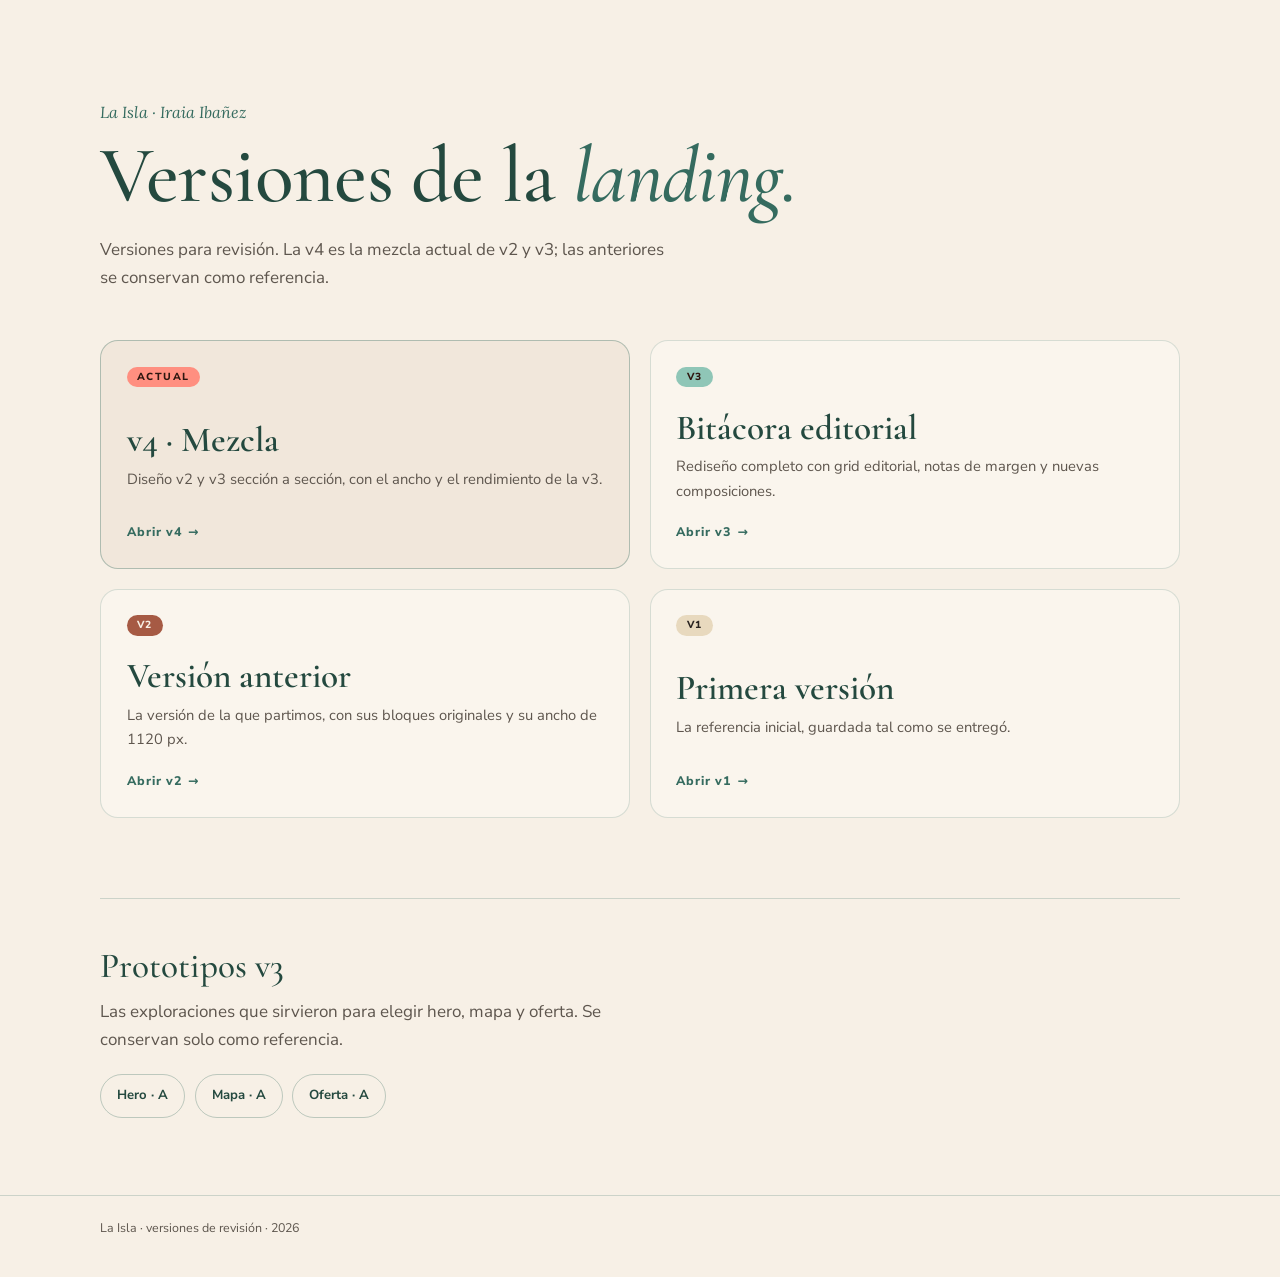
<file: index.html>
<!DOCTYPE html>
<html lang="es">
<head>
<meta name="robots" content="noindex,nofollow">
<meta charset="utf-8">
<meta name="viewport" content="width=device-width, initial-scale=1">
<title>La Isla · Versiones</title>
<meta name="description" content="Versiones de la landing de La Isla para revisión.">
<link rel="preconnect" href="https://fonts.googleapis.com">
<link rel="preconnect" href="https://fonts.gstatic.com" crossorigin>
<link href="https://fonts.googleapis.com/css2?family=Cormorant+Garamond:ital,wght@0,500;0,600;1,500&family=Lora:ital,wght@0,400;1,400&family=Nunito+Sans:wght@400;600;700;800&display=swap" rel="stylesheet">
<style>
  :root{--crema:#F7F0E6;--lino:#FAF5ED;--beige:#F1E7DB;--arena:#E8D9BE;--salvia:#8FC6B7;--verde:#356B5F;--verde-2:#24493F;--tierra:#1D3933;--tierra-2:#132C27;--coral:#FF8F80;--coral-2:#E8705F;--terracota:#A65A44;--tinta:#2A2320;--tinta-2:#5E564E;--claro:#F7EFE4;--display:'Cormorant Garamond',Georgia,serif;--serif:'Lora',Georgia,serif;--sans:'Nunito Sans',system-ui,sans-serif}
  *{box-sizing:border-box;margin:0;padding:0}
  body{background:var(--crema);color:var(--tinta);font:400 17px/1.65 var(--sans);-webkit-font-smoothing:antialiased}
  a{color:inherit}
  a:focus-visible{outline:2.5px solid var(--coral-2);outline-offset:4px;border-radius:6px}
  .wrap{width:min(1080px,calc(100% - 44px));margin:0 auto}
  header{padding:clamp(3.5rem,8vw,6.5rem) 0 clamp(2rem,4vw,3rem)}
  .eyebrow{font:italic 400 1rem var(--serif);color:var(--verde);margin-bottom:.8rem}
  h1{font:500 clamp(3rem,2rem + 4vw,5rem)/1.02 var(--display);color:var(--verde-2);letter-spacing:-.01em}
  h1 em{font-style:italic;color:var(--verde)}
  .intro{max-width:58ch;margin-top:1.2rem;color:var(--tinta-2)}
  .versions{display:grid;grid-template-columns:repeat(2,minmax(0,1fr));gap:1.2rem;padding-bottom:clamp(3rem,7vw,5rem)}
  .version{position:relative;display:flex;flex-direction:column;min-height:220px;padding:1.6rem;background:var(--lino);border:1px solid rgba(53,107,95,.18);border-radius:18px;text-decoration:none;transition:transform .2s ease,border-color .2s ease}
  .version:hover{transform:translateY(-3px);border-color:rgba(53,107,95,.45)}
  .version.current{background:var(--beige);border-color:rgba(53,107,95,.35)}
  .tag{display:inline-block;align-self:flex-start;margin-bottom:auto;padding:.32rem .65rem;border-radius:999px;background:var(--coral);color:#2E1710;font:800 .64rem/1 var(--sans);letter-spacing:.14em;text-transform:uppercase}
  .version h2{font:600 clamp(1.8rem,1.4rem + 1vw,2.4rem)/1.05 var(--display);color:var(--verde-2);margin:1.4rem 0 .5rem}
  .version p{font-size:.92rem;color:var(--tinta-2);margin-bottom:1.2rem}
  .open{display:inline-flex;align-items:center;gap:.4rem;margin-top:auto;font-weight:800;font-size:.78rem;letter-spacing:.08em;color:var(--verde)}
  .open::after{content:"→"}
  .proto{padding:clamp(2rem,4vw,3rem) 0 clamp(3rem,6vw,5rem);border-top:1px solid rgba(53,107,95,.22)}
  .proto h2{font:500 clamp(1.7rem,1.4rem + 1vw,2.3rem)/1.1 var(--display);color:var(--verde-2);margin-bottom:.8rem}
  .proto p{color:var(--tinta-2);margin-bottom:1.2rem;max-width:58ch}
  .proto-links{display:flex;flex-wrap:wrap;gap:.6rem}
  .proto-links a{padding:.65rem 1rem;border:1px solid rgba(53,107,95,.3);border-radius:999px;text-decoration:none;font-size:.82rem;font-weight:700;color:var(--verde-2);transition:background .2s ease}
  .proto-links a:hover{background:var(--lino)}
  footer{padding:1.4rem 0 2.4rem;border-top:1px solid rgba(53,107,95,.22);font-size:.78rem;color:var(--tinta-2)}
  @media(max-width:720px){.versions{grid-template-columns:1fr}.version{min-height:0}}
</style>
</head>
<body>
<header>
  <div class="wrap">
    <p class="eyebrow">La Isla · Iraia Ibañez</p>
    <h1>Versiones de la <em>landing.</em></h1>
    <p class="intro">Versiones para revisión. La v4 es la mezcla actual de v2 y v3; las anteriores se conservan como referencia.</p>
  </div>
</header>

<main class="wrap">
  <section class="versions" aria-label="Versiones de la landing">
    <a class="version current" href="v4/la-isla.html" target="_blank" rel="noopener">
      <span class="tag">Actual</span>
      <h2>v4 · Mezcla</h2>
      <p>Diseño v2 y v3 sección a sección, con el ancho y el rendimiento de la v3.</p>
      <span class="open">Abrir v4</span>
    </a>
    <a class="version" href="v3/la-isla.html" target="_blank" rel="noopener">
      <span class="tag" style="background:var(--salvia)">v3</span>
      <h2>Bitácora editorial</h2>
      <p>Rediseño completo con grid editorial, notas de margen y nuevas composiciones.</p>
      <span class="open">Abrir v3</span>
    </a>
    <a class="version" href="la-isla.html" target="_blank" rel="noopener">
      <span class="tag" style="background:var(--terracota);color:var(--claro)">v2</span>
      <h2>Versión anterior</h2>
      <p>La versión de la que partimos, con sus bloques originales y su ancho de 1120 px.</p>
      <span class="open">Abrir v2</span>
    </a>
    <a class="version" href="v1/La%20Isla%20%C2%B7%20Landing%20de%20Iraia%20Iban%CC%83ez.html" target="_blank" rel="noopener">
      <span class="tag" style="background:var(--arena, #E8D9BE);color:var(--tinta)">v1</span>
      <h2>Primera versión</h2>
      <p>La referencia inicial, guardada tal como se entregó.</p>
      <span class="open">Abrir v1</span>
    </a>
  </section>

  <section class="proto" aria-label="Prototipos de la v3">
    <h2>Prototipos v3</h2>
    <p>Las exploraciones que sirvieron para elegir hero, mapa y oferta. Se conservan solo como referencia.</p>
    <div class="proto-links">
      <a href="v3/prototype-hero.html?variant=A" target="_blank" rel="noopener">Hero · A</a>
      <a href="v3/prototype-map.html?variant=A" target="_blank" rel="noopener">Mapa · A</a>
      <a href="v3/prototype-offer.html?variant=A" target="_blank" rel="noopener">Oferta · A</a>
    </div>
  </section>
</main>

<footer>
  <div class="wrap">La Isla · versiones de revisión · 2026</div>
</footer>
</body>
</html>
</file>
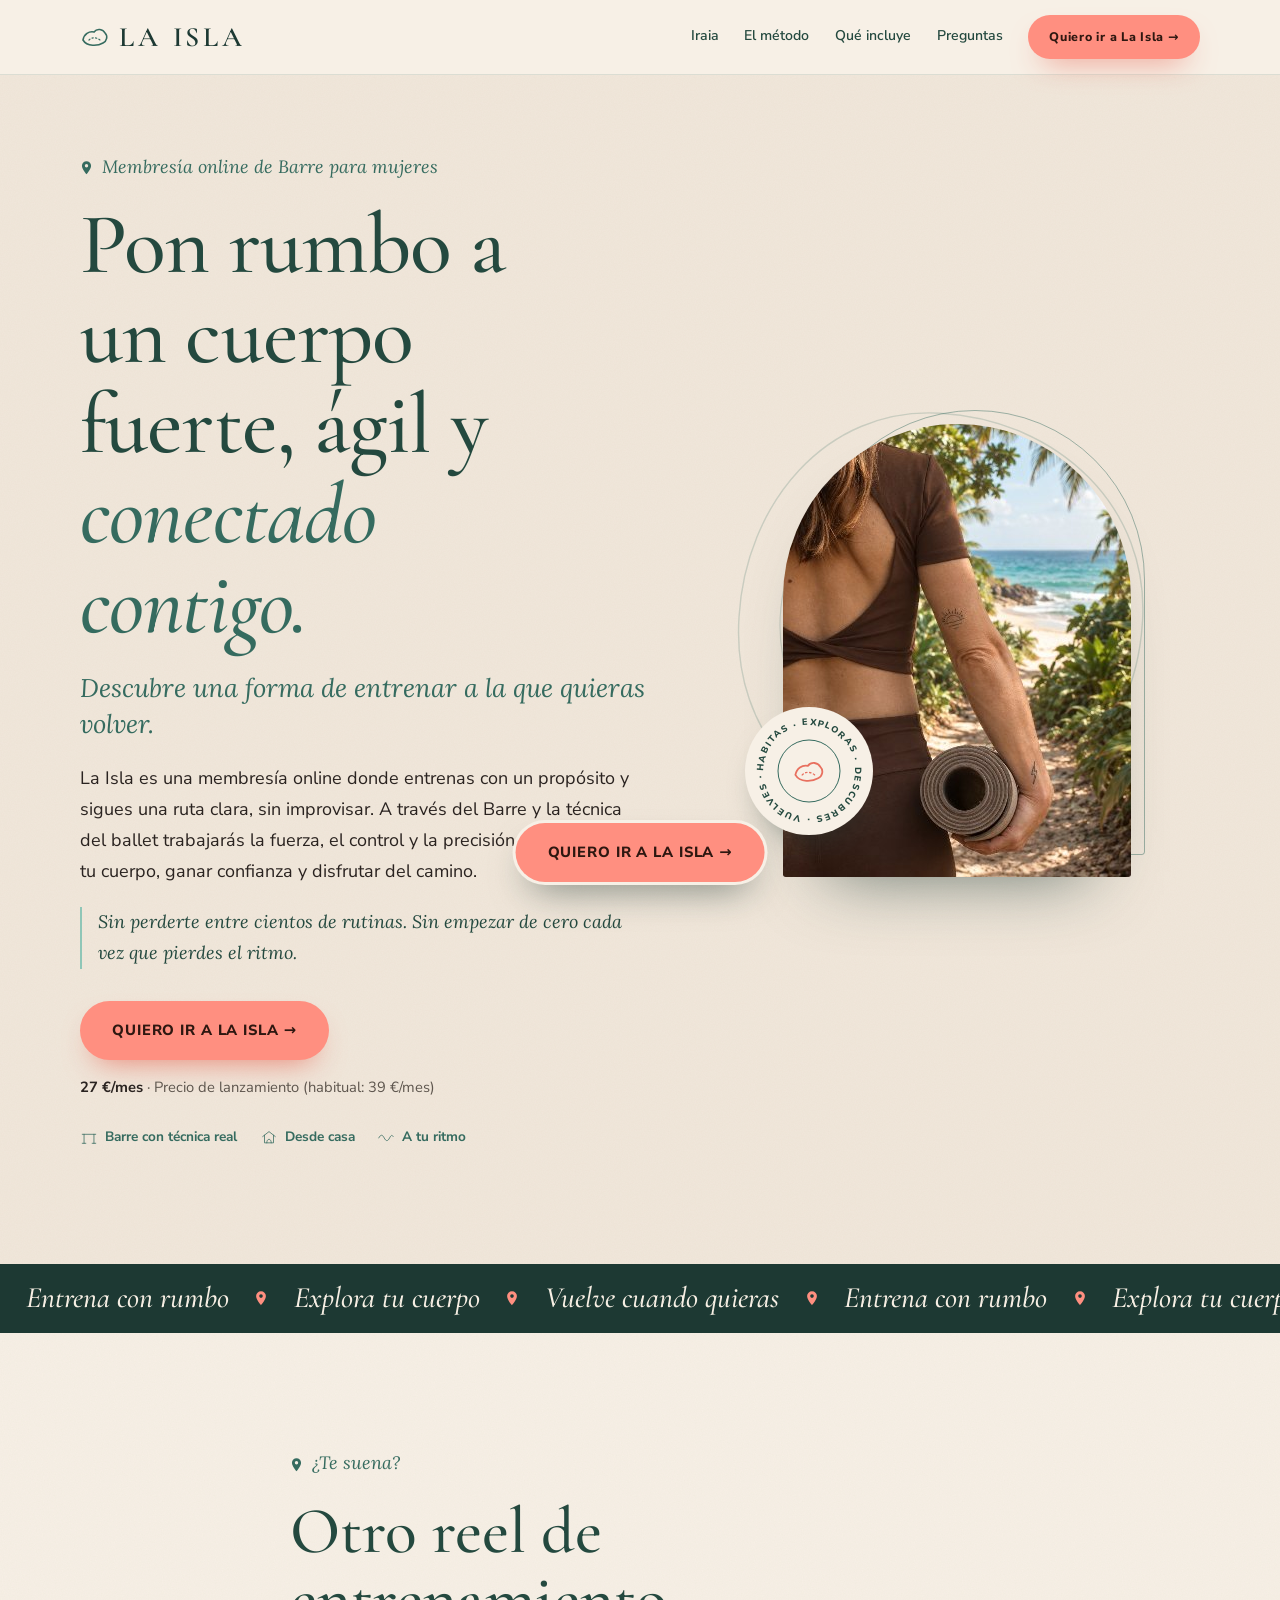
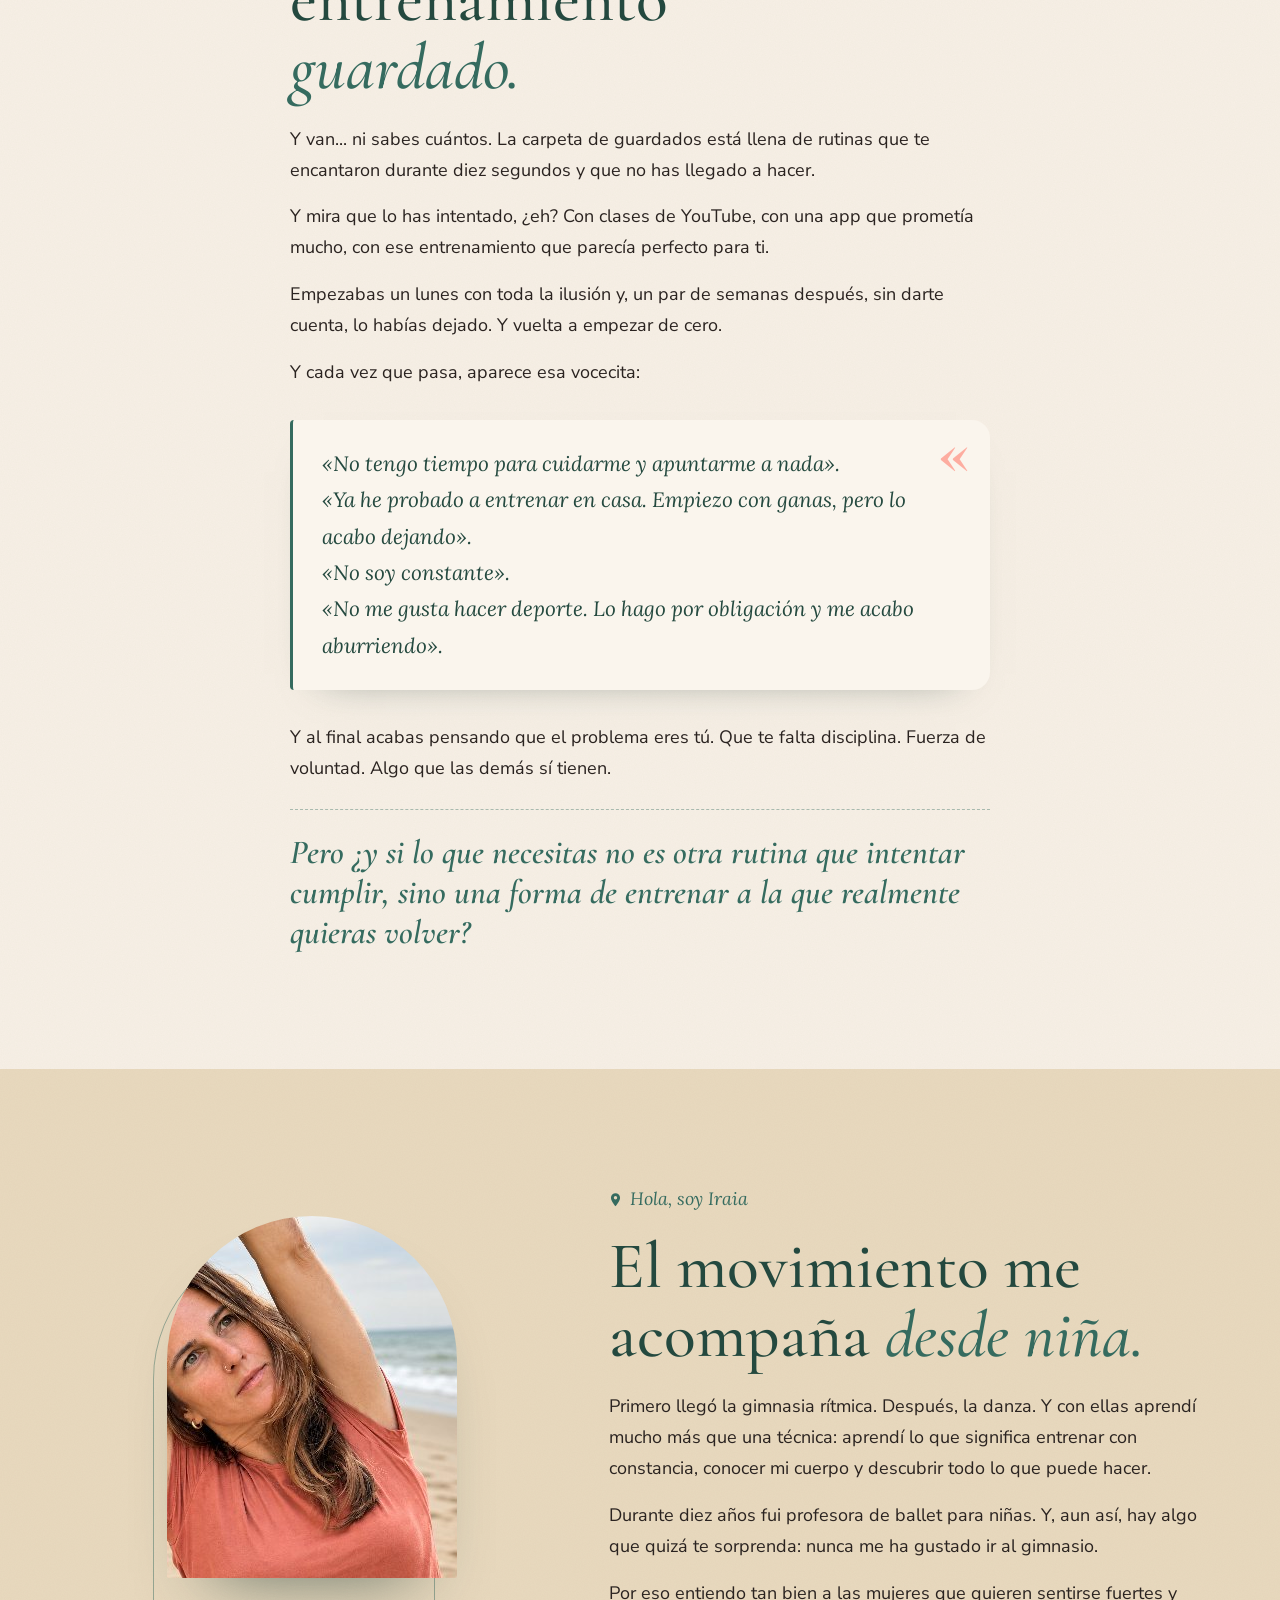
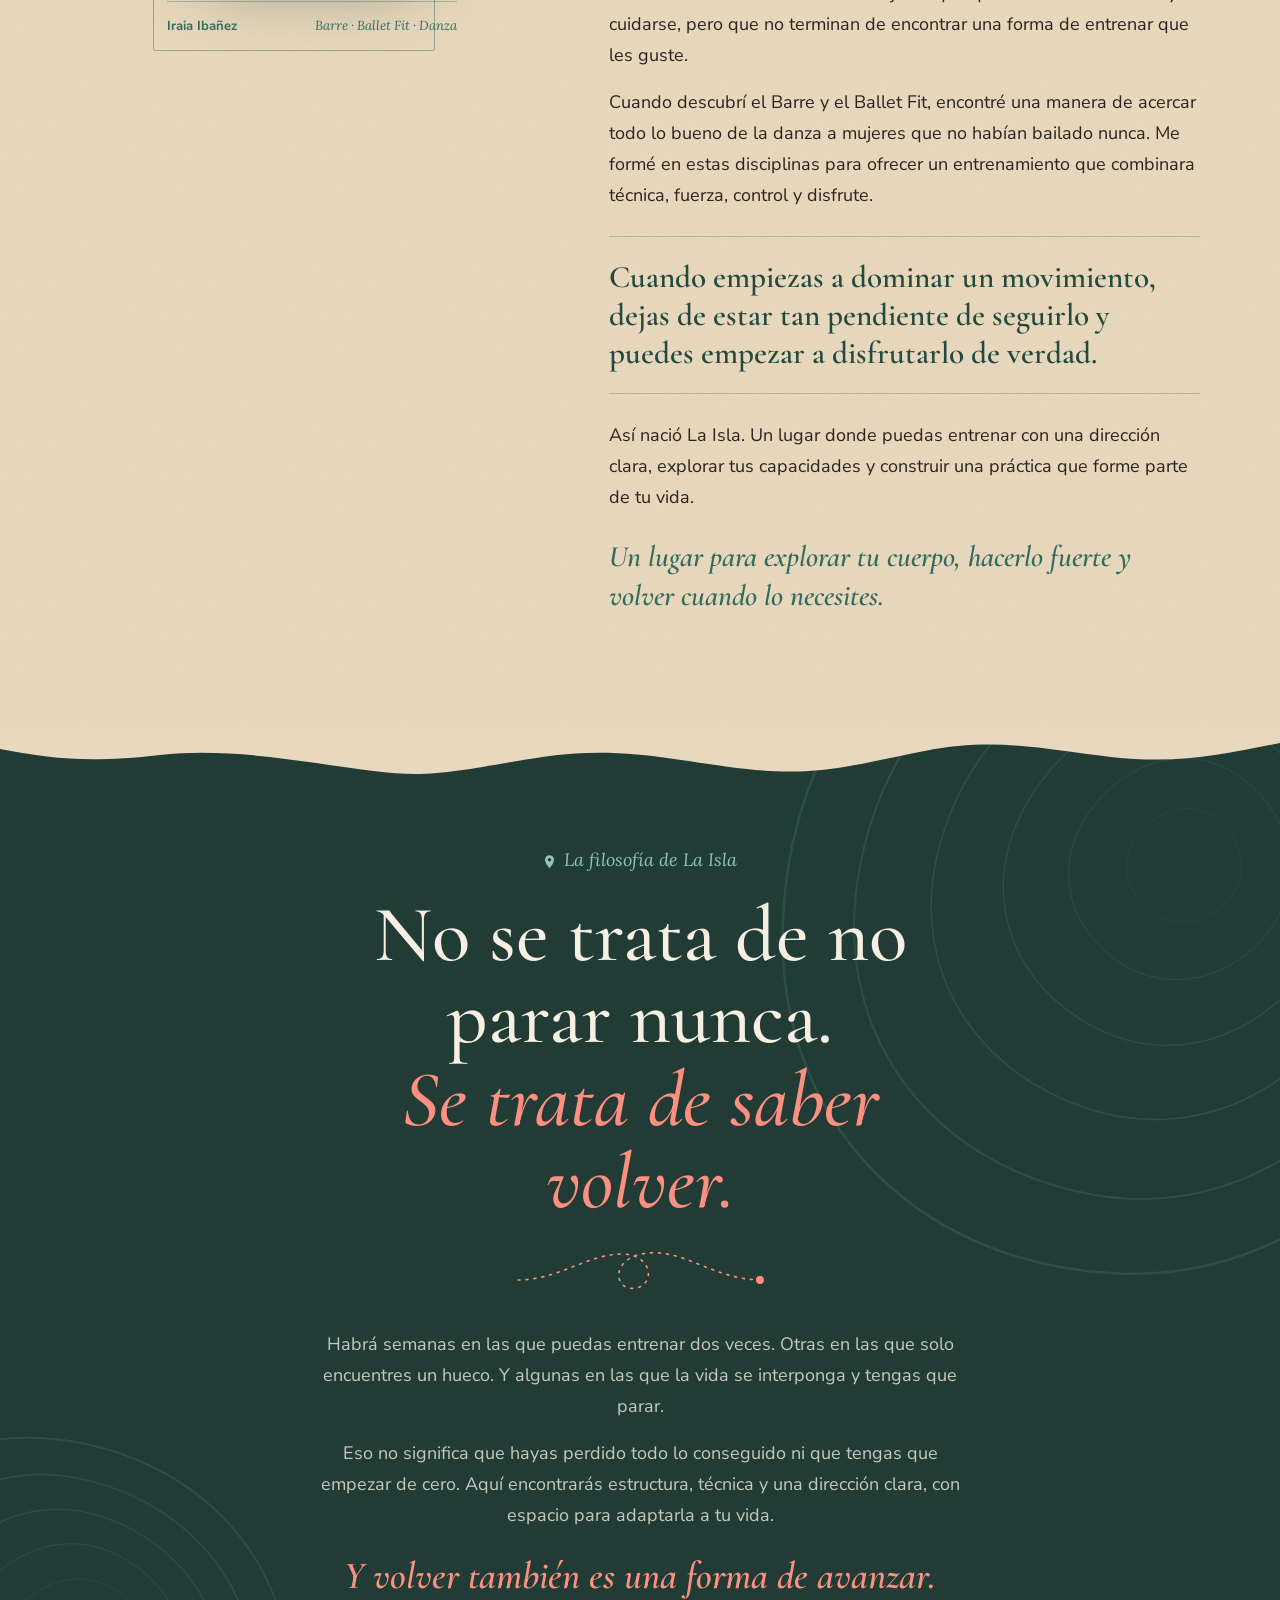
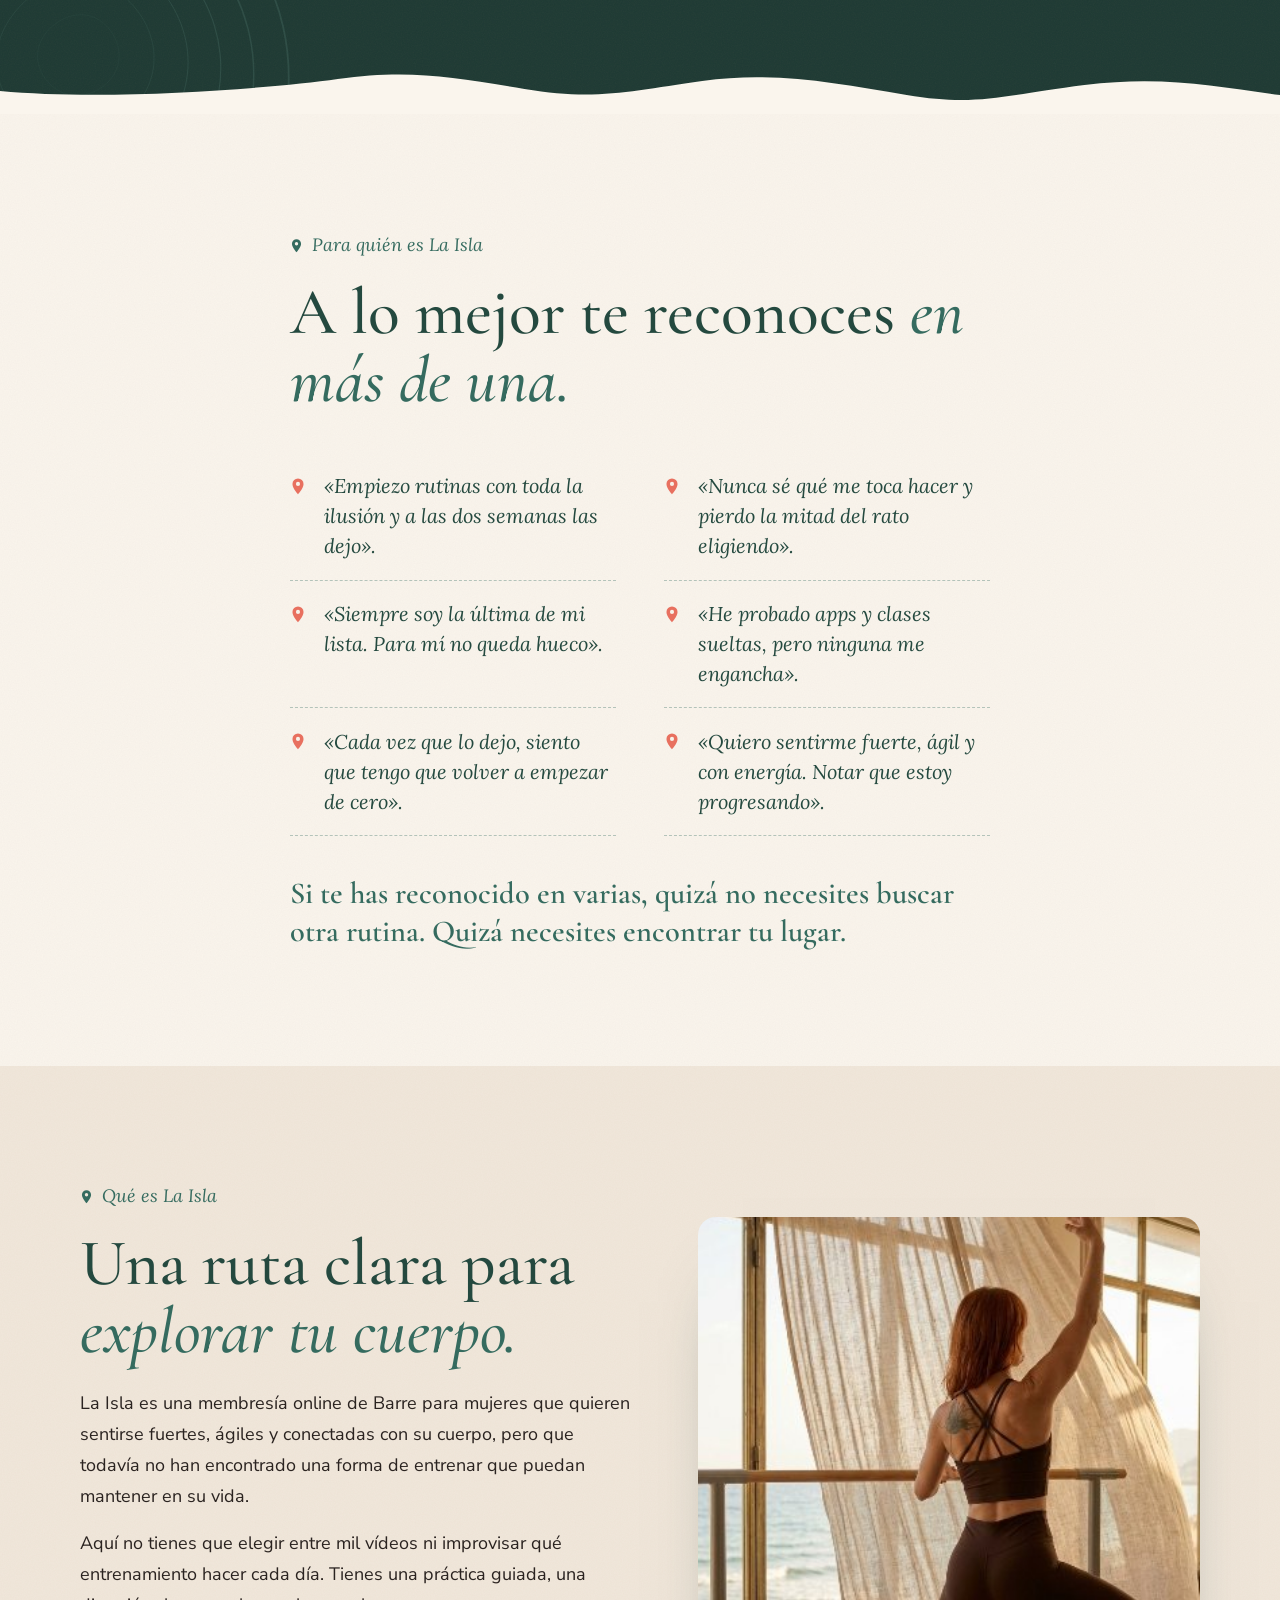
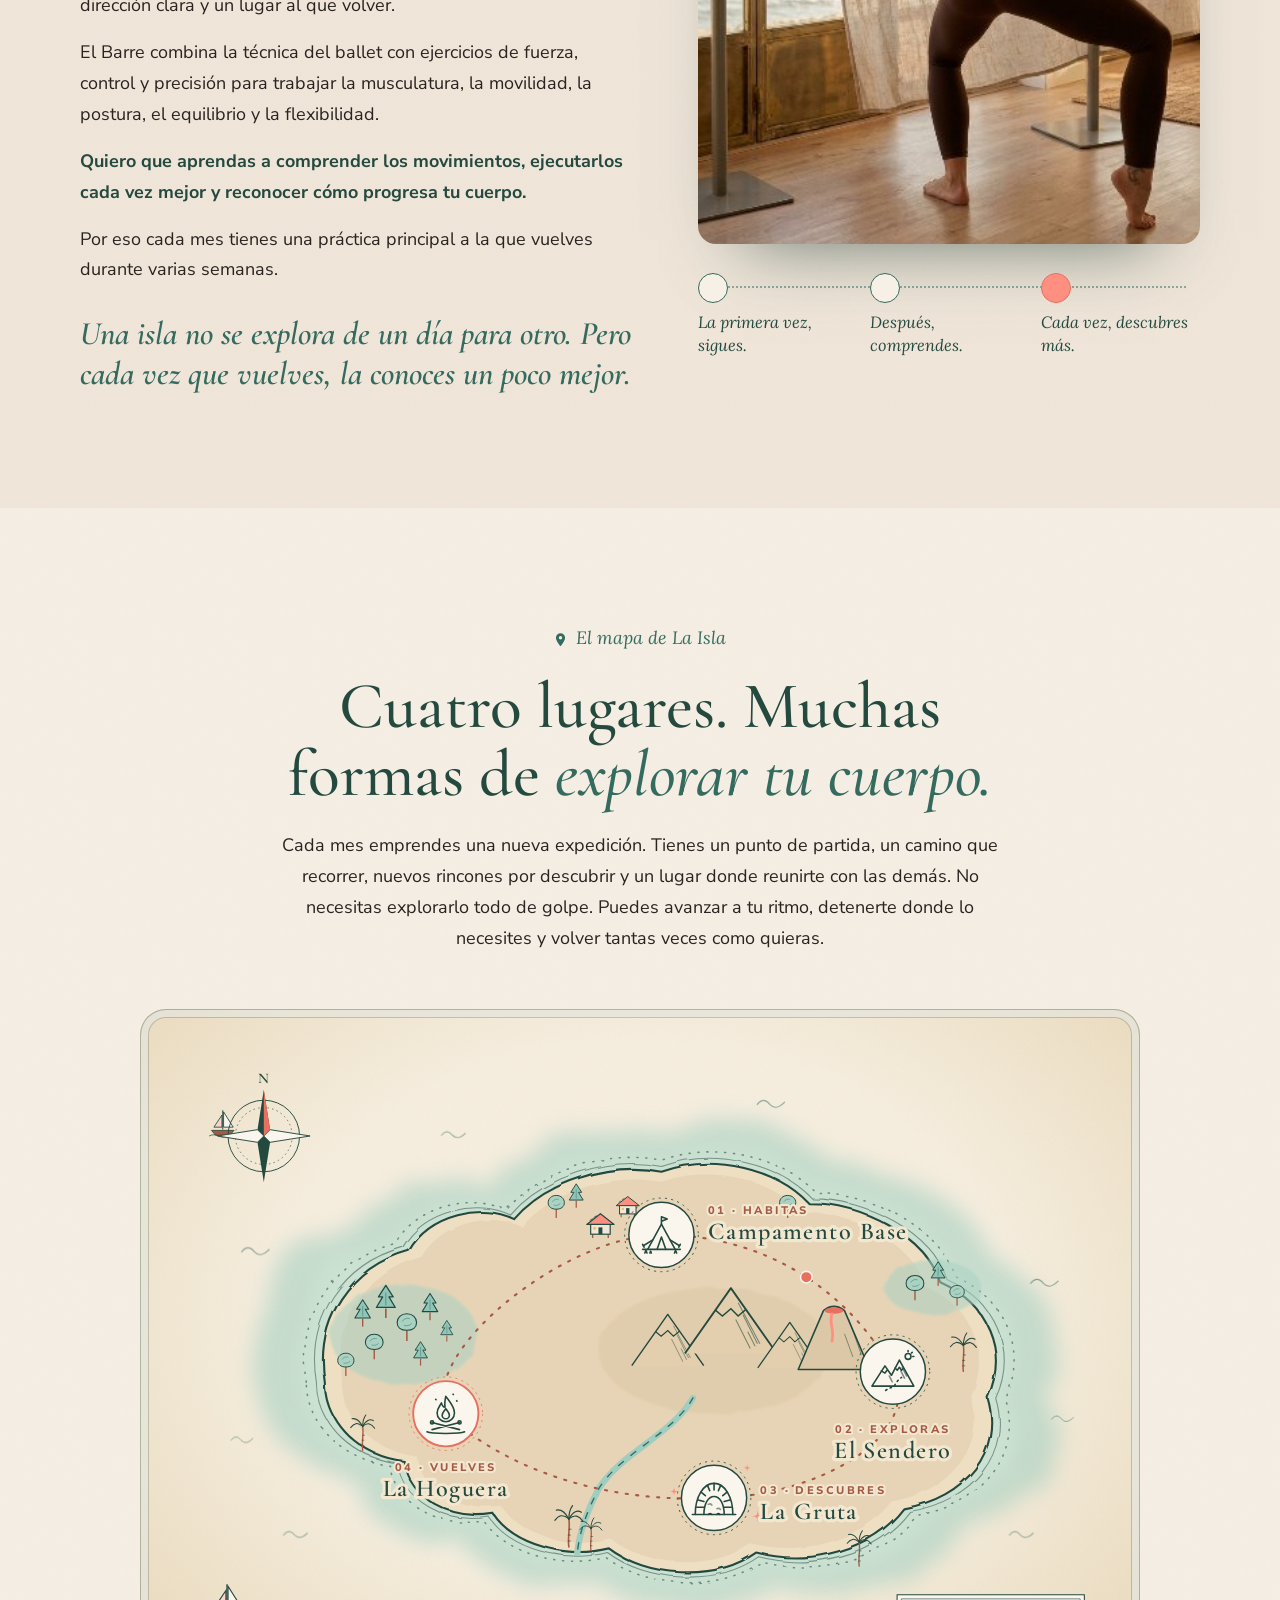
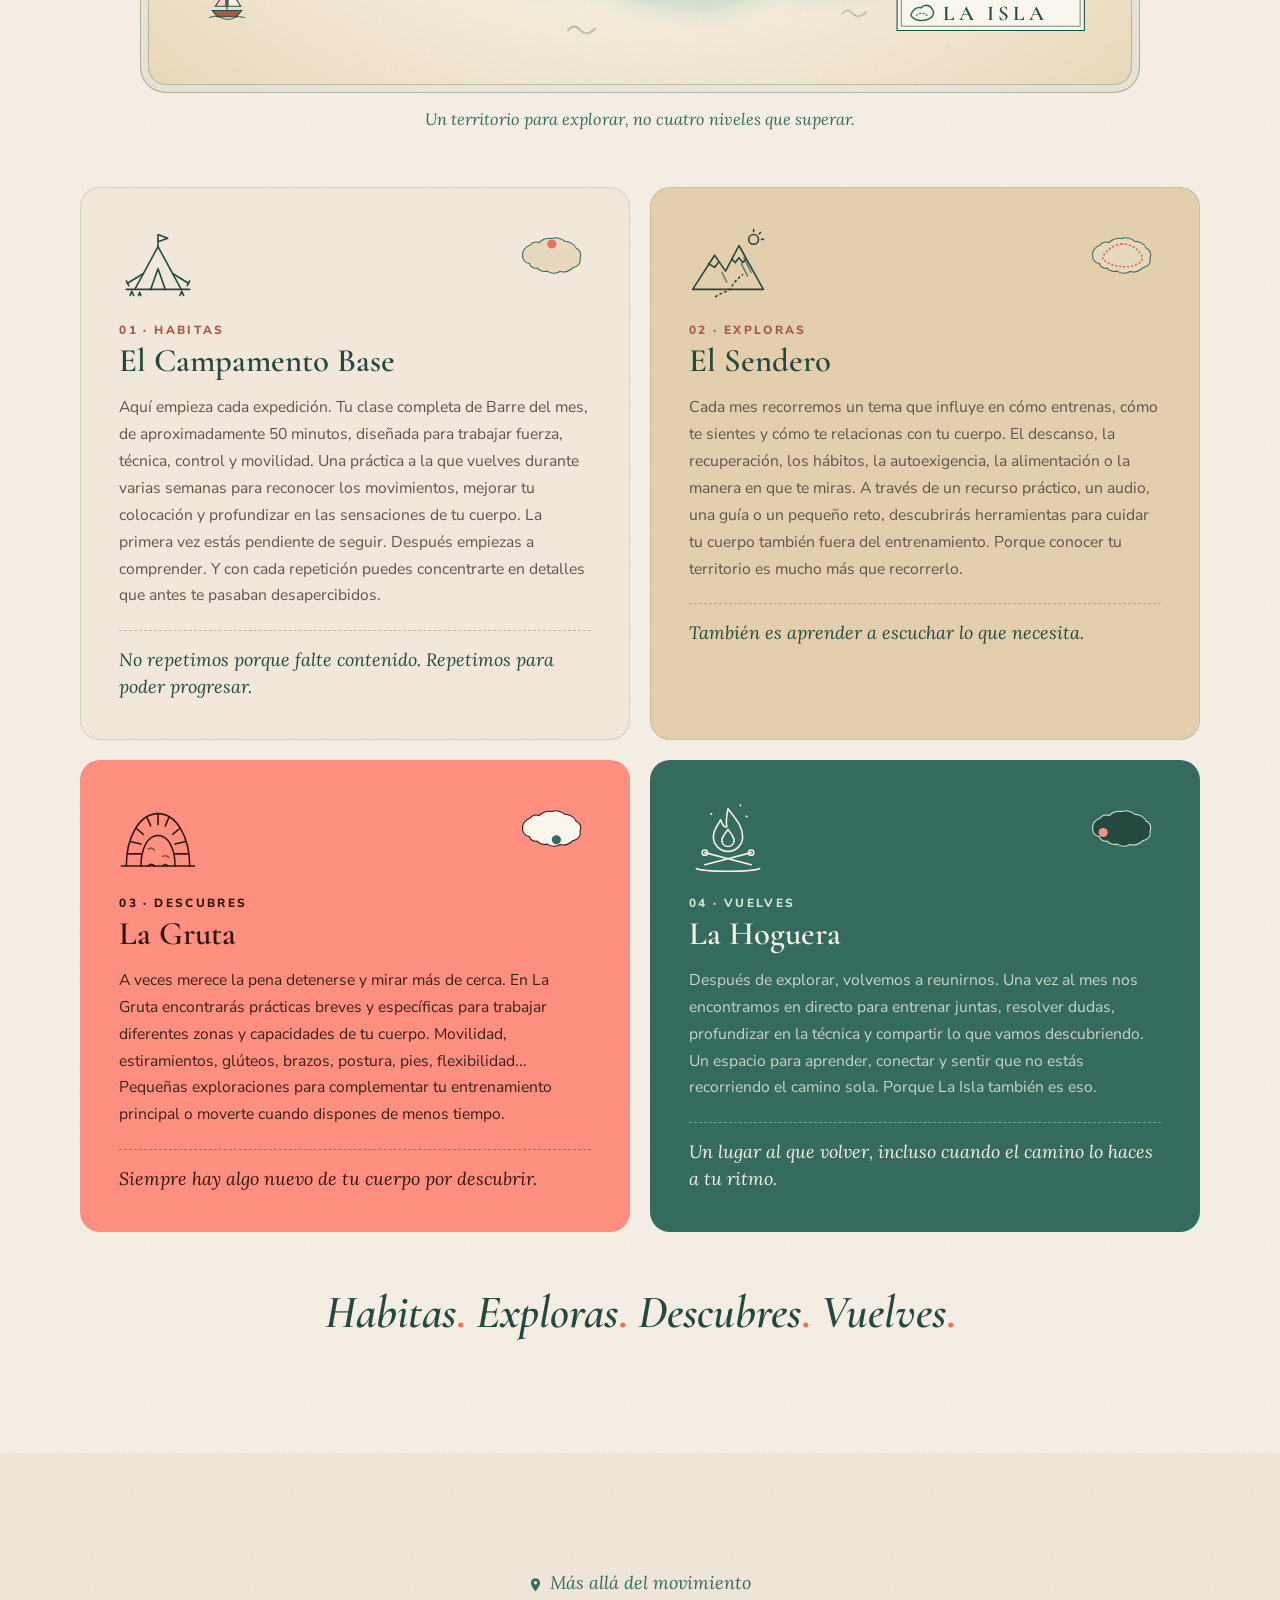
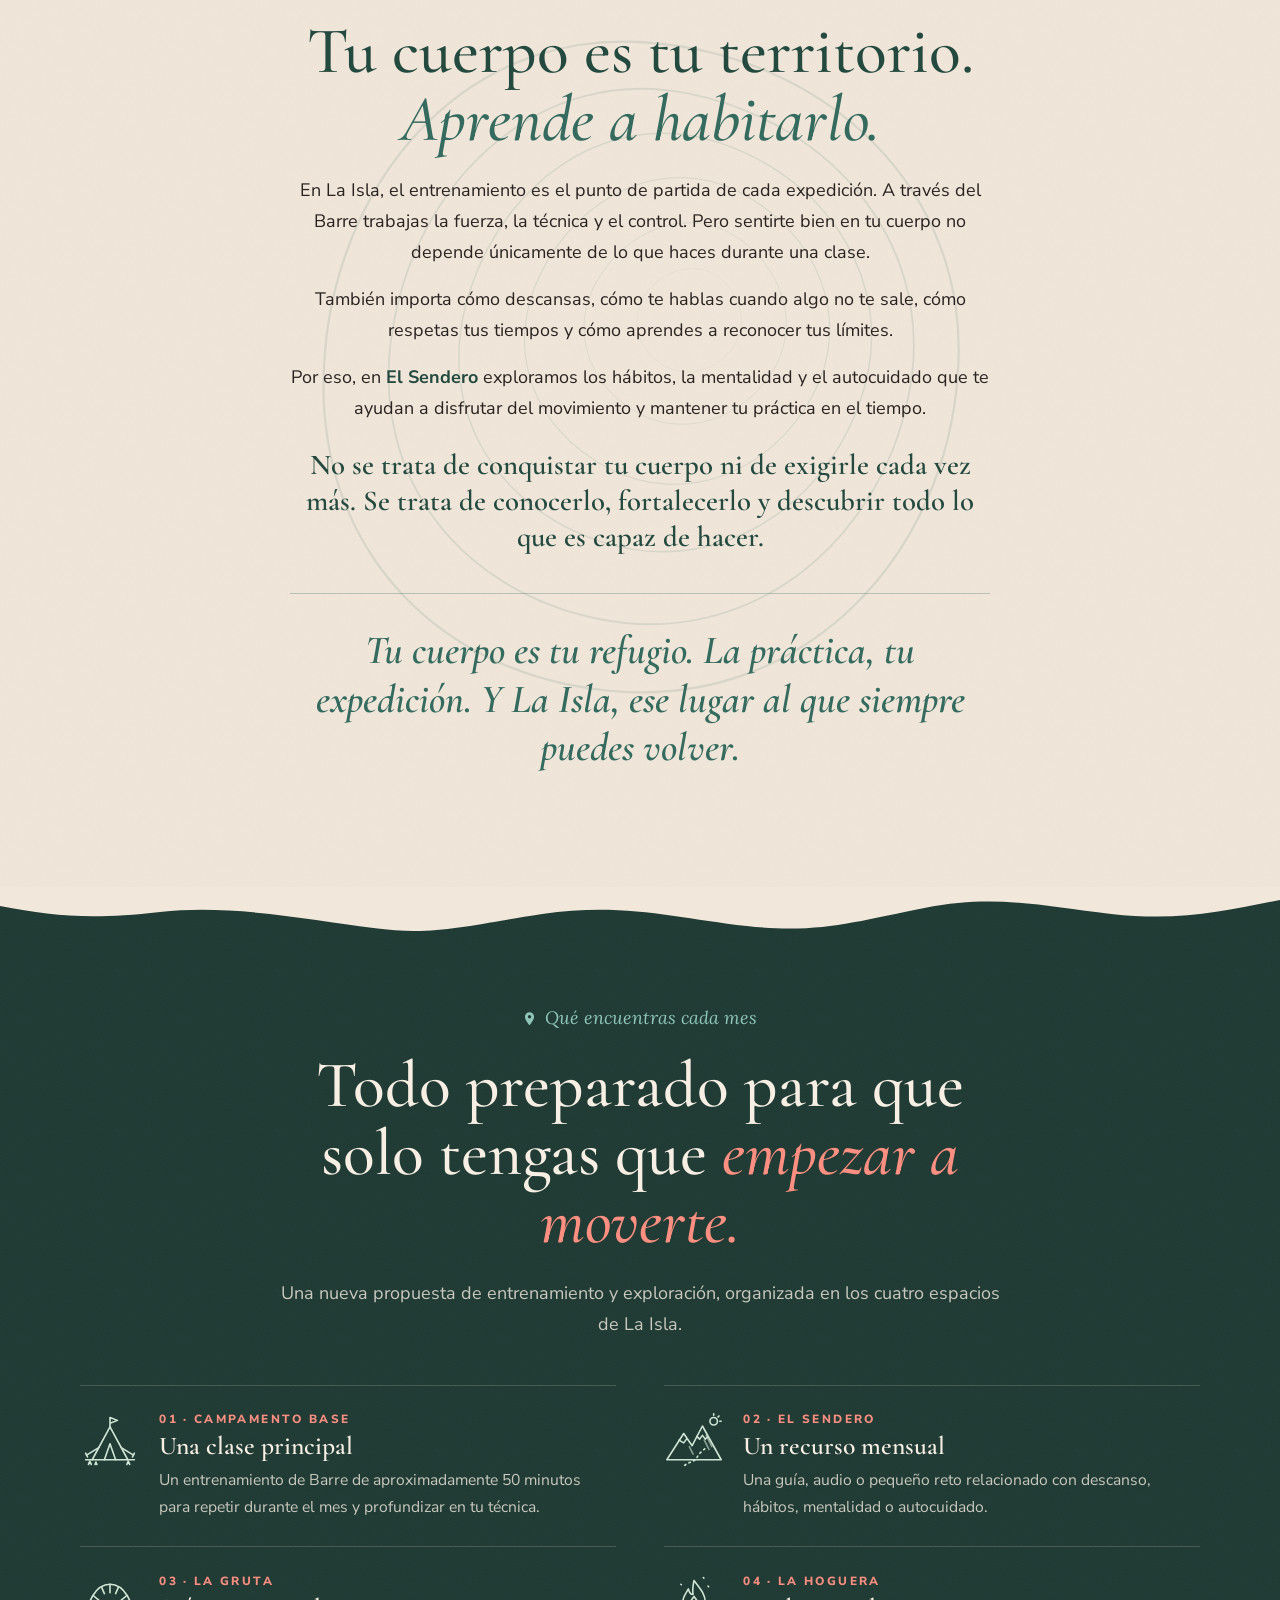
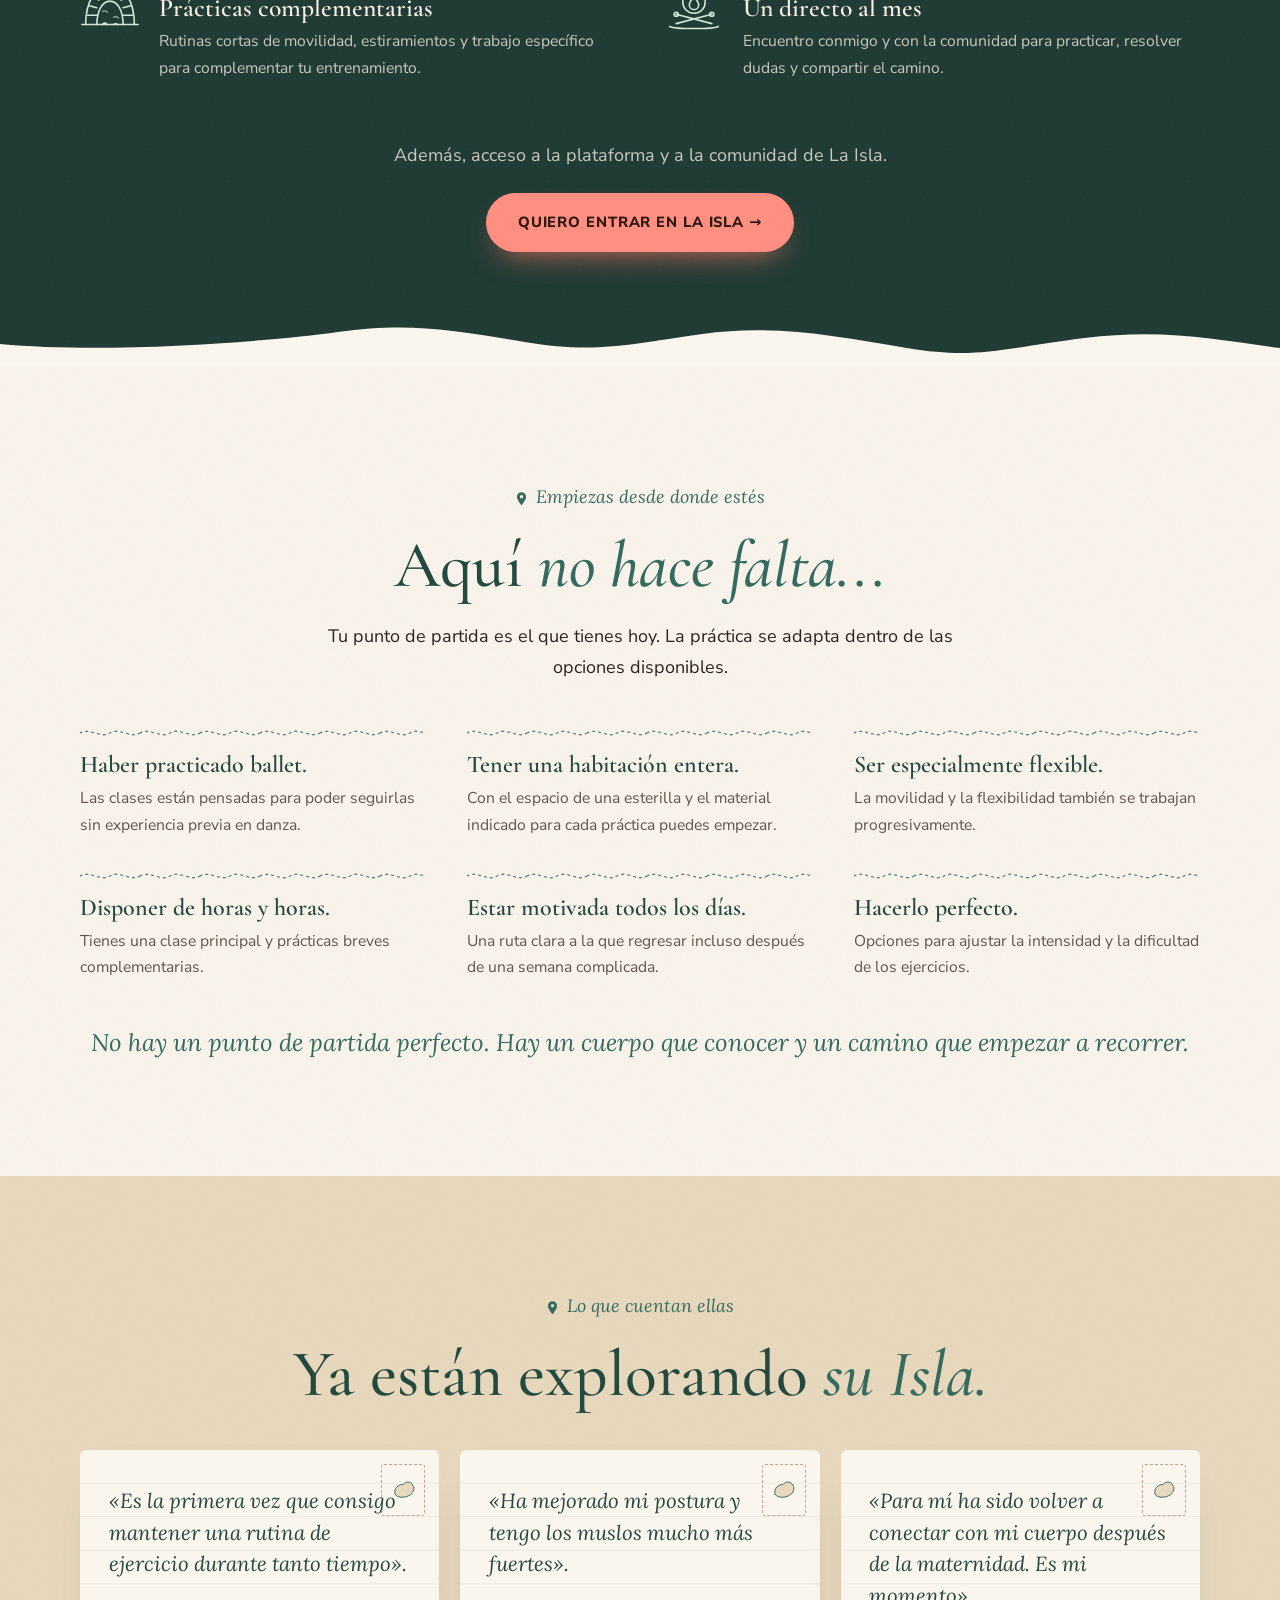
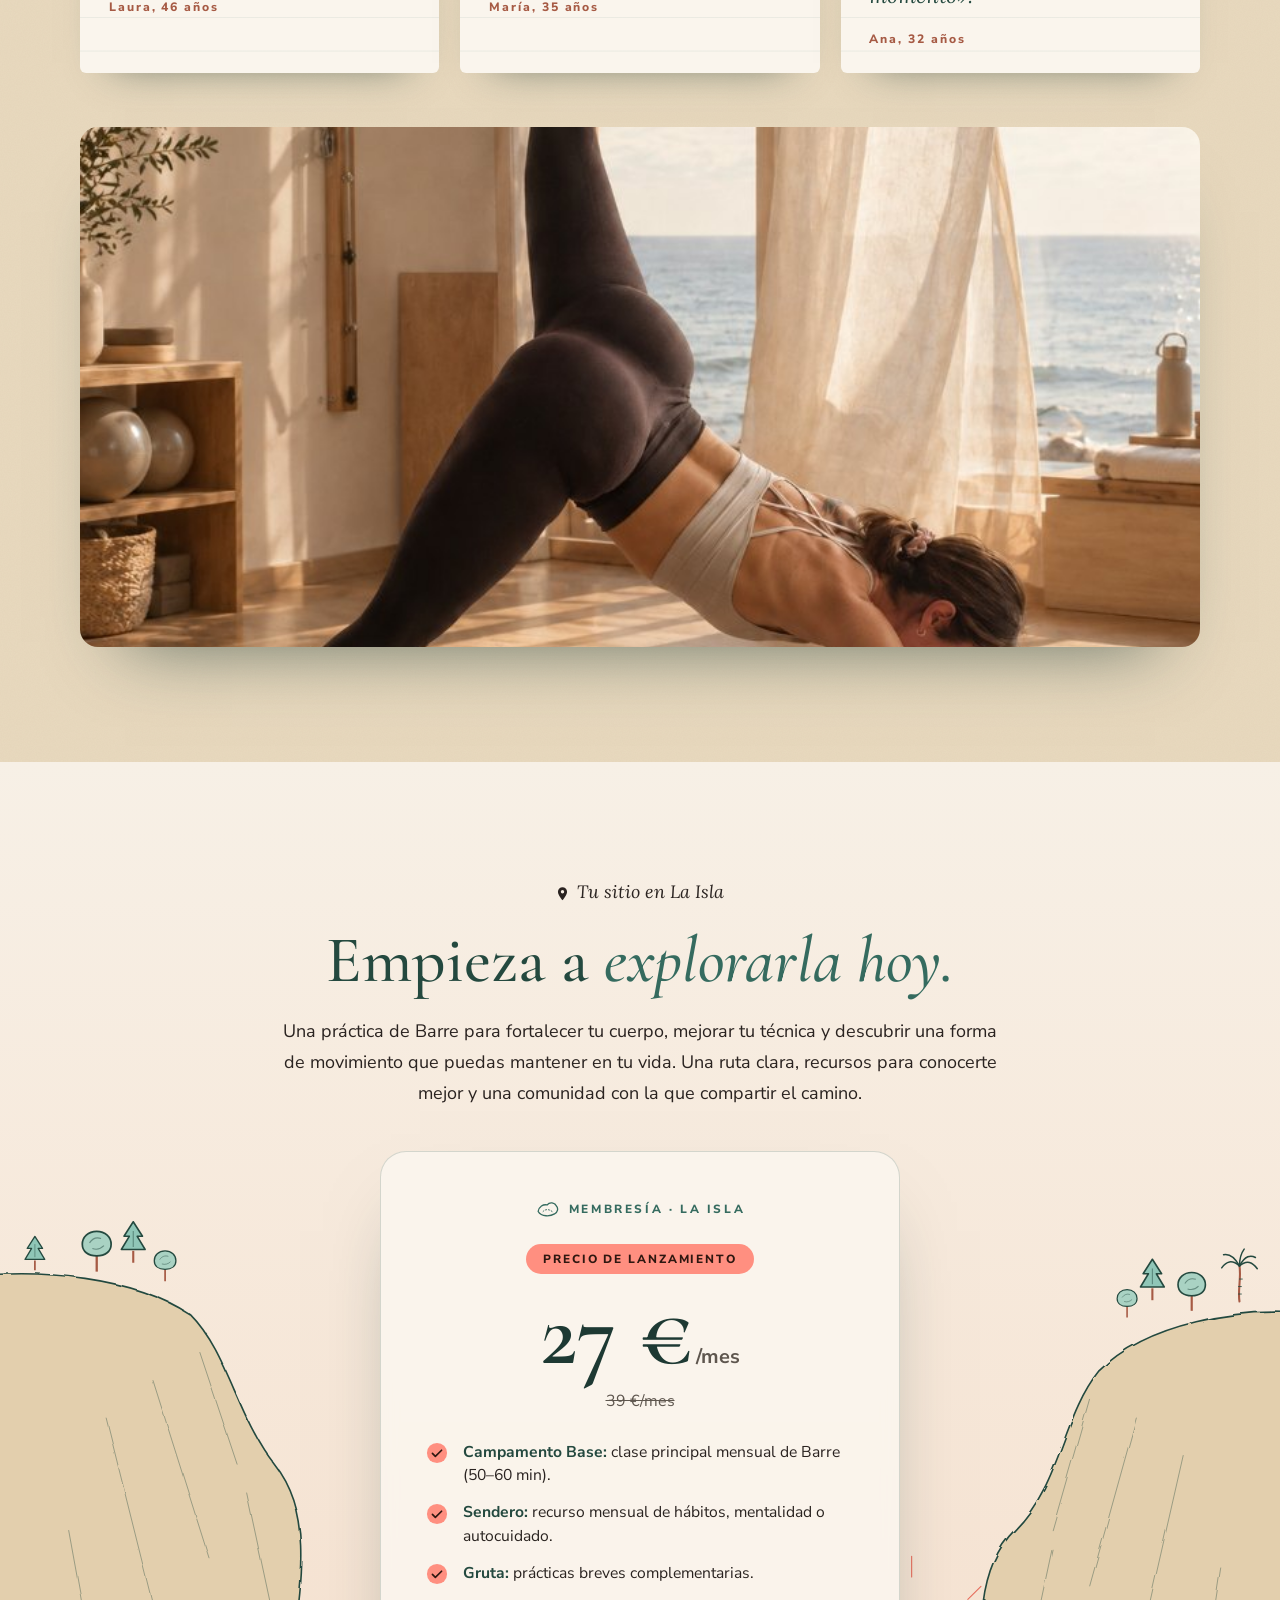
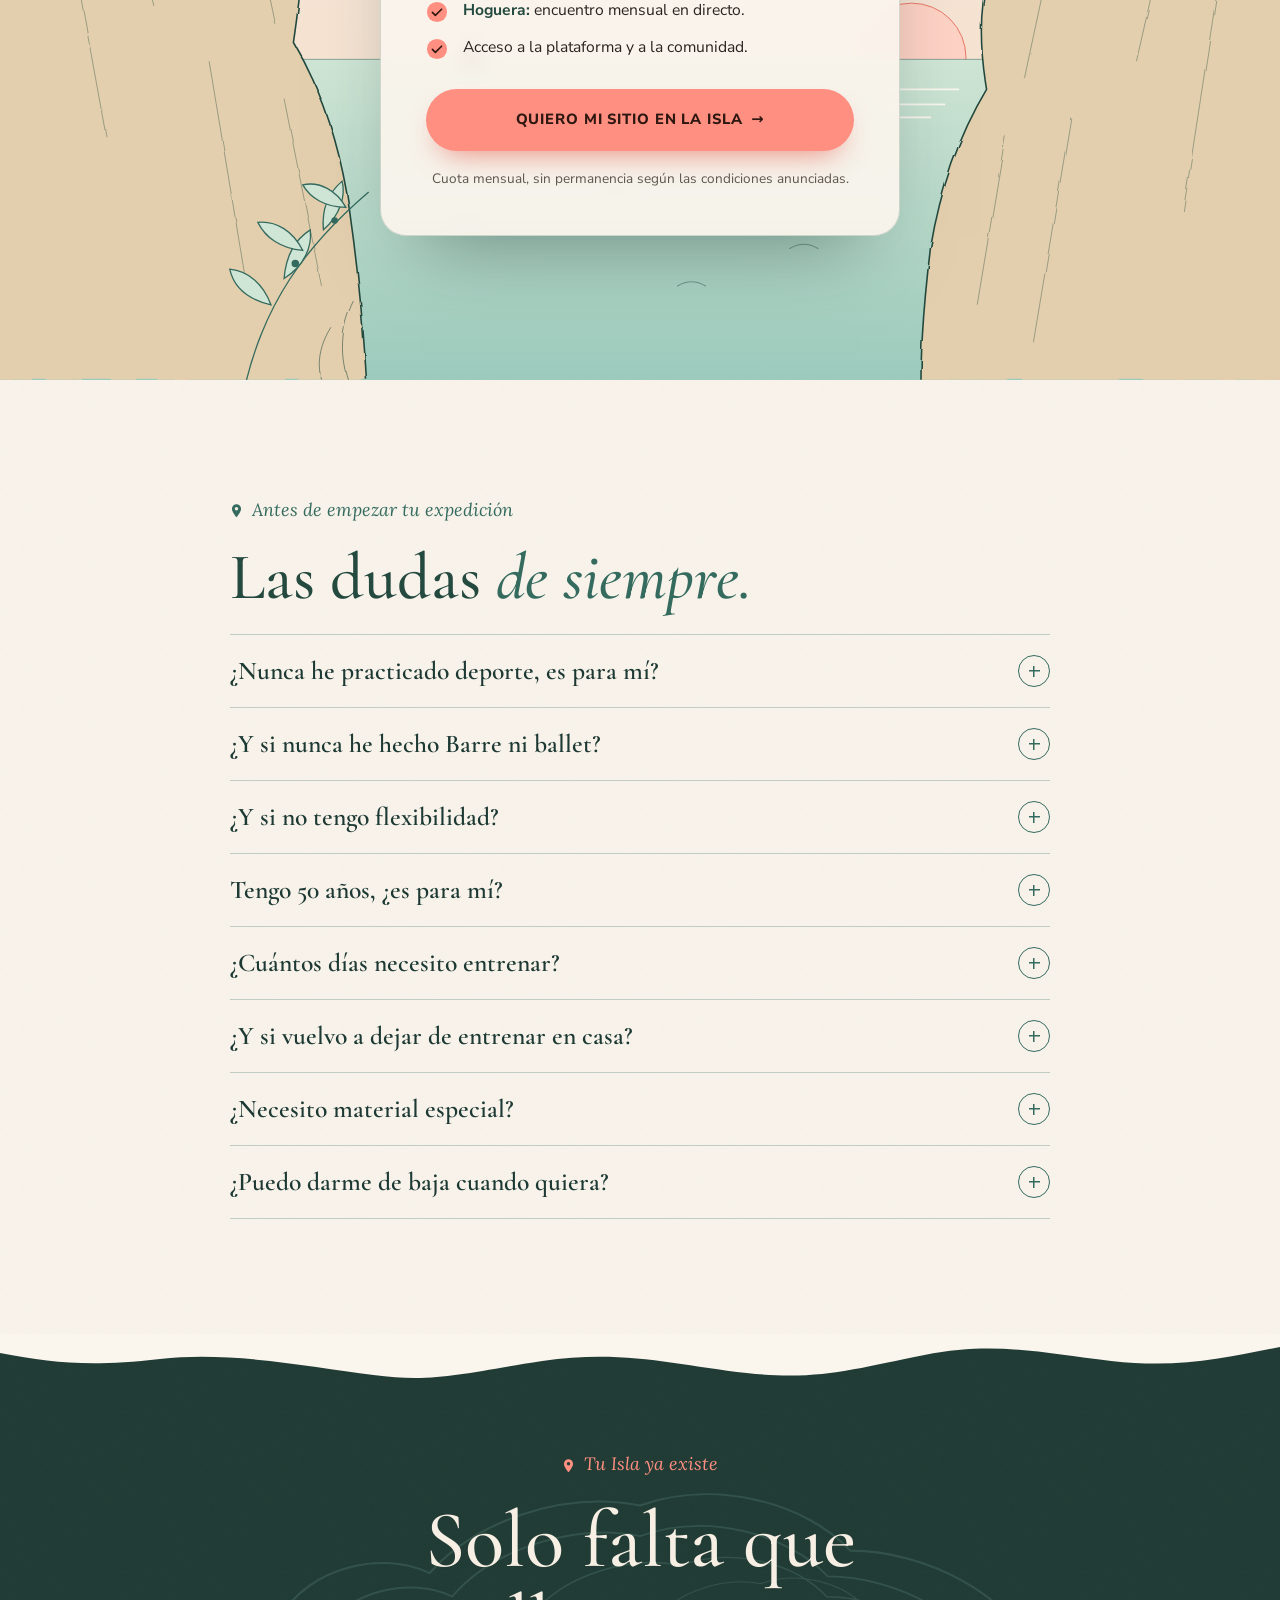
<file: La Isla · Landing de Iraia Ibañez.html>
<!DOCTYPE html>
<!-- LA ISLA · Iraia Ibañez · v3 · Universo visual "Cuaderno de expedición mediterráneo"
     Copy: versión ampliada aprobada (sin cambios de texto). Fotos: las cuatro originales de Iraia.
     PENDIENTE ANTES DE PUBLICAR:
     · Checkout: el botón de la oferta apunta a #contacto y el del cierre a un mailto. Sustituir por la URL de pago (Polaris/Stripe).
     · Verificar duración y condiciones del precio promocional. -->
<html lang="es">
<head>
<meta charset="utf-8">
<meta name="viewport" content="width=device-width, initial-scale=1, viewport-fit=cover">
<title>La Isla · Iraia Ibañez</title>
<meta name="description" content="La Isla, membresía online de Barre para mujeres con Iraia Ibañez. Una ruta clara, la técnica del ballet y una práctica a la que quieras volver.">
<link rel="preconnect" href="https://fonts.googleapis.com">
<link rel="preconnect" href="https://fonts.gstatic.com" crossorigin>
<link href="https://fonts.googleapis.com/css2?family=Cormorant+Garamond:ital,wght@0,500;0,600;1,500;1,600&family=Lora:ital,wght@0,400;1,400;1,500&family=Nunito+Sans:wght@400;600;700;800&display=swap" rel="stylesheet">
<style>
:root{
  --crema:#F7F0E6; --beige:#F1E7DB; --arena:#E8D9BE; --arena-2:#DCC8A6; --lino:#FAF5ED;
  --salvia:#8FC6B7; --salvia-2:#CFE5D5;
  --verde:#356B5F; --verde-2:#24493F; --tierra:#1D3933; --tierra-2:#132C27;
  --coral:#FF8F80; --coral-2:#E8705F; --terracota:#A65A44; --btn-text:#2E1710;
  --tinta:#2A2320; --tinta-2:#5E564E;
  --claro:#F7EFE4; --claro-2:rgba(247,239,228,.78);
  --display:'Cormorant Garamond',Georgia,'Times New Roman',serif;
  --serif:'Lora',Georgia,serif;
  --sans:'Nunito Sans',system-ui,-apple-system,'Segoe UI',sans-serif;
  --papel:url("data:image/svg+xml,%3Csvg xmlns='http://www.w3.org/2000/svg' width='160' height='160'%3E%3Cfilter id='n'%3E%3CfeTurbulence type='fractalNoise' baseFrequency='.85' numOctaves='2' stitchTiles='stitch'/%3E%3CfeColorMatrix values='0 0 0 0 .4 0 0 0 0 .32 0 0 0 0 .22 0 0 0 .06 0'/%3E%3C/filter%3E%3Crect width='100%25' height='100%25' filter='url(%23n)'/%3E%3C/svg%3E");
}
*{box-sizing:border-box;margin:0;padding:0}
html{scroll-behavior:smooth;background:var(--tierra-2)}
body{background:var(--crema);color:var(--tinta);font:400 clamp(16.5px,1rem + .2vw,18px)/1.72 var(--sans);-webkit-font-smoothing:antialiased}
img{display:block;width:100%;object-fit:cover}
a{color:inherit}
a:focus-visible,summary:focus-visible{outline:2.5px solid var(--coral-2);outline-offset:4px;border-radius:6px}
p+p{margin-top:1rem}
strong{font-weight:700;color:var(--verde-2)}

.wrap{width:min(1120px,calc(100% - 44px));margin:0 auto}
.narrow{max-width:700px}
.center{text-align:center;margin-left:auto;margin-right:auto}
.section{position:relative;overflow:hidden;padding:clamp(4.5rem,9vw,7.5rem) 0;background-image:var(--papel)}
.in{position:relative;z-index:2}

/* tipografía */
h1,h2,h3{font-family:var(--display);font-weight:500;line-height:1.04;color:var(--verde-2)}
h1{font-size:clamp(3rem,1.9rem + 4.4vw,5.4rem);letter-spacing:-.01em}
h2{font-size:clamp(2.4rem,1.6rem + 3.2vw,4.1rem);margin-bottom:1.4rem}
h3{font-size:clamp(1.6rem,1.35rem + .9vw,2.05rem);font-weight:600;line-height:1.1}
h1 em,h2 em{font-style:italic;color:var(--verde)}
.eyebrow{display:inline-flex;align-items:center;gap:.55rem;font-family:var(--serif);font-style:italic;font-size:clamp(1rem,.95rem + .25vw,1.12rem);color:var(--verde);margin-bottom:1.1rem}
.eyebrow::before{content:"";width:13px;height:16px;flex:none;background:currentColor;
  -webkit-mask:url("data:image/svg+xml,%3Csvg xmlns='http://www.w3.org/2000/svg' viewBox='0 0 20 24'%3E%3Cpath d='M10 23s7-7.4 7-13A7 7 0 0 0 3 10c0 5.6 7 13 7 13zm0-10.4a2.6 2.6 0 1 1 0-5.2 2.6 2.6 0 0 1 0 5.2z'/%3E%3C/svg%3E") center/contain no-repeat;
          mask:url("data:image/svg+xml,%3Csvg xmlns='http://www.w3.org/2000/svg' viewBox='0 0 20 24'%3E%3Cpath d='M10 23s7-7.4 7-13A7 7 0 0 0 3 10c0 5.6 7 13 7 13zm0-10.4a2.6 2.6 0 1 1 0-5.2 2.6 2.6 0 0 1 0 5.2z'/%3E%3C/svg%3E") center/contain no-repeat}
.lead{font-family:var(--serif);font-style:italic;font-size:clamp(1.25rem,1.1rem + .7vw,1.6rem);line-height:1.4;color:var(--verde)}
.lead strong{font-weight:400;color:inherit}
.muted{color:var(--tinta-2)}
.nota{font-family:var(--display);font-style:italic;font-weight:600;font-size:clamp(1.5rem,1.25rem + 1vw,2.05rem);line-height:1.2;color:var(--verde)}

/* oscuro */
.oscuro{background-color:var(--tierra);color:var(--claro-2)}
.oscuro h2,.oscuro h3,.oscuro strong{color:var(--claro)}
.oscuro h2 em{color:var(--coral)}
.oscuro .eyebrow{color:var(--salvia)}

/* botón */
.btn{display:inline-flex;align-items:center;justify-content:center;gap:.55rem;text-decoration:none;font-family:var(--sans);font-weight:800;
  font-size:.92rem;letter-spacing:.06em;padding:1.05rem 2rem;border-radius:999px;color:var(--btn-text);background:var(--coral);
  box-shadow:0 14px 30px -14px rgba(232,112,95,.9);transition:transform .25s ease,background .25s ease}
.btn:hover{transform:translateY(-2px);background:#FF9C8E}
.btn:active{transform:none}

/* elementos gráficos */
.topo{position:absolute;pointer-events:none;color:var(--verde);opacity:.14;z-index:1}
.topo use{fill:none;stroke:currentColor;stroke-width:1.1}
.oscuro .topo{color:var(--salvia);opacity:.13}
.costa{position:absolute;left:0;width:100%;height:46px;z-index:3;pointer-events:none}
.costa.top{top:-1px}
.costa.bot{bottom:-1px;transform:scaleY(-1)}
.ruta-linea{display:block;margin:0 auto;width:min(420px,70%);height:28px;color:var(--verde);opacity:.55}

/* NAV */
.nav{position:relative;z-index:10;background:var(--crema);border-bottom:1px solid rgba(53,107,95,.14)}
.nav .wrap{min-height:74px;display:flex;align-items:center;justify-content:space-between;gap:1rem}
.logo{display:inline-flex;align-items:center;gap:.55rem;text-decoration:none;font:600 1.75rem/1 var(--display);letter-spacing:.14em;color:var(--tierra)}
.logo svg{width:30px;height:22px;color:var(--verde)}
.nav nav{display:flex;align-items:center;gap:1.6rem}
.nav nav a:not(.btn){font-size:.88rem;font-weight:600;text-decoration:none;color:var(--verde-2);padding:.3rem 0;border-bottom:1.5px solid transparent;transition:border-color .2s}
.nav nav a:not(.btn):hover{border-color:var(--coral)}
.nav .btn{padding:.7rem 1.3rem;font-size:.78rem}

/* HERO */
.hero{background-color:var(--beige);padding-top:clamp(3rem,6vw,5rem)}
.hero-grid{display:grid;gap:clamp(2.6rem,5vw,4.5rem);align-items:center}
@media(min-width:900px){.hero-grid{grid-template-columns:1.08fr .92fr}}
.hero h1{margin-bottom:1.3rem;max-width:12.5ch}
.hero .lead{margin-bottom:1.3rem}
.hero p:not(.lead){max-width:54ch}
.hero .sin{margin:1.3rem 0 2rem;padding-left:1rem;border-left:2px solid var(--salvia);font-family:var(--serif);font-style:italic;color:var(--verde-2)}
.precio-nota{margin-top:.9rem;font-size:.92rem;color:var(--tinta-2)}
.precio-nota strong{color:var(--tinta)}
.micro{display:flex;flex-wrap:wrap;gap:.5rem 1.4rem;margin-top:1.6rem;font-size:.85rem;font-weight:700;color:var(--verde)}
.micro span{display:inline-flex;align-items:center;gap:.45rem}
.micro svg{width:18px;height:18px}
.marco{position:relative;max-width:470px;margin-left:auto;margin-right:auto}
.marco .foto{position:relative;z-index:2;aspect-ratio:4/5.2;border-radius:999px 999px 16px 16px;overflow:hidden;box-shadow:0 40px 70px -45px rgba(29,57,51,.7)}
.marco .foto img{height:100%}
.marco .linea{position:absolute;z-index:1;inset:-14px -14px 22px 22px;border:1.3px solid var(--verde);border-radius:999px 999px 18px 18px;opacity:.45}
.marco .topo{width:150%;left:-30%;top:-14%;opacity:.2}
.sello{position:absolute;z-index:3;left:-38px;bottom:42px;width:128px;height:128px;border-radius:50%;background:var(--crema);box-shadow:0 18px 34px -20px rgba(29,57,51,.6)}
.sello svg{width:100%;height:100%}
.sello text{font:800 9px var(--sans);letter-spacing:.12em;fill:var(--verde-2)}
@media(max-width:600px){.sello{width:100px;height:100px;left:-8px;bottom:22px}}

/* MARQUEE */
.marquee{overflow:hidden;background:var(--tierra);color:var(--claro);padding:1rem 0;white-space:nowrap}
.marquee .pista{display:inline-flex;align-items:center;animation:mq 40s linear infinite}
.marquee span{font:italic 500 clamp(1.35rem,1.1rem + 1vw,1.85rem) var(--display);padding:0 1.6rem}
.marquee b{display:inline-flex;color:var(--coral)}
.marquee b svg{width:14px;height:17px}
@keyframes mq{to{transform:translateX(-50%)}}

/* HISTORIA */
.story{background-color:var(--crema)}
.story h2{max-width:13ch}
.speech{position:relative;margin:2rem 0;padding:1.6rem 1.6rem 1.6rem 1.8rem;background:var(--lino);border-radius:4px 18px 18px 4px;border-left:3px solid var(--verde);
  font:italic 400 clamp(1.1rem,1rem + .45vw,1.3rem)/1.75 var(--serif);color:var(--verde-2);box-shadow:0 18px 40px -34px rgba(29,57,51,.6)}
.speech::before{content:"«";position:absolute;right:1.2rem;top:-.4rem;font:600 4.6rem/1 var(--display);color:var(--coral);opacity:.7}
.story .cierre-q{margin-top:1.6rem;padding-top:1.4rem;border-top:1px dashed rgba(53,107,95,.4)}
.story .cierre-q strong{font-family:var(--display);font-style:italic;font-weight:600;font-size:clamp(1.55rem,1.3rem + 1vw,2.1rem);line-height:1.2;color:var(--verde)}

/* IRAIA */
.portrait{background-color:var(--arena)}
.portrait-grid{display:grid;gap:clamp(2.4rem,5vw,4.5rem);align-items:start}
@media(min-width:900px){.portrait-grid{grid-template-columns:.88fr 1.12fr}.portrait .marco{position:sticky;top:2rem}}
.portrait .marco .foto{aspect-ratio:4/5}
.portrait .marco .foto img{object-position:50% 18%}
.portrait .marco .linea{inset:22px 22px -14px -14px}
.portrait .ficha{position:relative;z-index:3;display:flex;justify-content:space-between;gap:1rem;margin-top:1.4rem;padding-top:.8rem;border-top:1px solid rgba(53,107,95,.35);font-size:.82rem;font-weight:700;color:var(--verde)}
.portrait .ficha span:last-child{font-family:var(--serif);font-style:italic;font-weight:400}
.portrait p strong{display:block;margin:1.6rem 0;padding:1.3rem 0;border-top:1px solid rgba(53,107,95,.3);border-bottom:1px solid rgba(53,107,95,.3);
  font:600 clamp(1.45rem,1.25rem + .9vw,1.95rem)/1.22 var(--display);color:var(--verde-2)}
.firma{margin-top:1.6rem;font:italic 600 clamp(1.45rem,1.25rem + .8vw,1.85rem)/1.3 var(--display);color:var(--verde)}

/* VOLVER */
.statement{text-align:center}
.statement .topo.a{width:900px;right:-300px;top:-260px}
.statement .topo.b{width:640px;left:-280px;bottom:-300px}
.statement h2{font-size:clamp(2.6rem,1.6rem + 4.2vw,5.2rem);max-width:15ch;margin-left:auto;margin-right:auto}
.statement h2 em{display:block}
.bucle{display:block;width:min(260px,60%);height:54px;margin:0 auto 1.8rem;color:var(--coral)}
.statement p{max-width:640px;margin-left:auto;margin-right:auto}
.statement p:last-child strong{display:block;margin-top:1.4rem;font:italic 600 clamp(1.6rem,1.3rem + 1.4vw,2.4rem)/1.2 var(--display);color:var(--coral)}

/* ESPEJO */
.mirror{background-color:var(--lino)}
.mirror-grid{display:grid;gap:0 3rem;margin-top:2.4rem}
@media(min-width:780px){.mirror-grid{grid-template-columns:1fr 1fr}}
.mirror-grid p{margin:0;display:grid;grid-template-columns:20px 1fr;gap:.9rem;padding:1.15rem 0;border-bottom:1px dashed rgba(53,107,95,.35);
  font:italic 400 clamp(1.08rem,1rem + .35vw,1.25rem)/1.5 var(--serif);color:var(--verde-2)}
.mirror-grid p::before{content:"";width:16px;height:20px;margin-top:.2em;background:var(--coral-2);
  -webkit-mask:url("data:image/svg+xml,%3Csvg xmlns='http://www.w3.org/2000/svg' viewBox='0 0 20 24'%3E%3Cpath d='M10 23s7-7.4 7-13A7 7 0 0 0 3 10c0 5.6 7 13 7 13zm0-10.4a2.6 2.6 0 1 1 0-5.2 2.6 2.6 0 0 1 0 5.2z'/%3E%3C/svg%3E") center/contain no-repeat;
          mask:url("data:image/svg+xml,%3Csvg xmlns='http://www.w3.org/2000/svg' viewBox='0 0 20 24'%3E%3Cpath d='M10 23s7-7.4 7-13A7 7 0 0 0 3 10c0 5.6 7 13 7 13zm0-10.4a2.6 2.6 0 1 1 0-5.2 2.6 2.6 0 0 1 0 5.2z'/%3E%3C/svg%3E") center/contain no-repeat}
.mirror .remate{margin-top:2.4rem}
.mirror .remate strong{font:600 clamp(1.45rem,1.25rem + .9vw,1.9rem)/1.22 var(--display);color:var(--verde)}

/* QUÉ ES */
.product{background-color:var(--beige)}
.product-grid{display:grid;gap:clamp(2.4rem,5vw,4.5rem);align-items:center}
@media(min-width:900px){.product-grid{grid-template-columns:1.05fr .95fr}}
.product .foto{border-radius:18px;overflow:hidden;aspect-ratio:4/5;box-shadow:0 40px 70px -45px rgba(29,57,51,.7)}
.product .foto img{height:100%;object-position:50% 40%}
.steps{position:relative;display:grid;grid-template-columns:repeat(3,1fr);gap:.8rem;margin-top:1.8rem}
.steps::before{content:"";position:absolute;left:14px;right:14px;top:13px;border-top:2px dotted var(--verde);opacity:.5}
.steps div{position:relative;padding-top:2.4rem;font:italic 400 1.02rem/1.4 var(--serif);color:var(--verde-2)}
.steps div::before{content:"";position:absolute;left:0;top:0;width:28px;height:28px;border-radius:50%;background:var(--crema);border:1.5px solid var(--verde)}
.steps div:last-child::before{background:var(--coral);border-color:var(--coral-2)}
.product .nota{margin-top:1.8rem}

/* MAPA */
.map-section{background-color:var(--crema)}
.map-section .cab{max-width:720px}
.map-art{margin:clamp(2.2rem,5vw,3.4rem) auto 0;max-width:1000px}
.map-art .lamina{position:relative;background:radial-gradient(120% 90% at 50% 40%,#E9EFE4 0%,#DCE7DC 55%,#CFDFD5 100%);border-radius:26px;padding:clamp(.6rem,2vw,1.6rem);border:1px solid rgba(53,107,95,.25);box-shadow:inset 0 0 0 8px rgba(247,240,230,.55)}
.map-art svg{display:block;width:100%;height:auto}
.m-label{font:600 26px var(--display);fill:var(--verde-2)}
.m-verb{font:800 11.5px var(--sans);letter-spacing:.2em;fill:var(--terracota)}
.map-art figcaption{margin-top:1rem;text-align:center;font:italic 1.02rem var(--serif);color:var(--verde)}
.leyenda{display:none;list-style:none;margin-top:1rem;gap:.55rem}
.leyenda li{display:flex;align-items:center;gap:.7rem;font-size:.92rem;font-weight:700;color:var(--verde-2)}
.leyenda li span{font-weight:400;font-family:var(--serif);font-style:italic;color:var(--terracota)}
.leyenda svg{width:40px;height:40px;color:var(--verde);flex:none}
@media(max-width:640px){.m-text{display:none}.leyenda{display:grid}}

.places{display:grid;gap:1.2rem;margin-top:clamp(2.6rem,5vw,3.6rem)}
@media(min-width:860px){.places{grid-template-columns:1fr 1fr}}
.place{position:relative;border-radius:20px;padding:clamp(1.6rem,3vw,2.4rem);border:1px solid rgba(53,107,95,.16);--txt:var(--tinta-2);--fuerte:var(--verde-2);--acento:var(--terracota);--linea:rgba(53,107,95,.35)}
.place .cabecera{display:flex;align-items:flex-start;justify-content:space-between;gap:1rem;margin-bottom:1.1rem}
.place .ico{width:78px;height:78px;color:var(--fuerte)}
.place .loc{width:82px;height:56px;flex:none}
.place .number{display:block;margin-bottom:.35rem;font:800 .74rem var(--sans);letter-spacing:.2em;color:var(--acento)}
.place h3{margin-bottom:.9rem;color:var(--fuerte)}
.place p{font-size:.98rem;color:var(--txt)}
.place .phrase{margin-top:1.3rem;padding-top:1rem;border-top:1px dashed var(--linea);font:italic 400 1.12rem/1.5 var(--serif);color:var(--fuerte)}
.place:nth-child(1){background:var(--beige)}
.place:nth-child(2){background:#E3CFAD}
.place:nth-child(3){background:var(--coral);border-color:transparent;--txt:#3B2019;--fuerte:#2E1710;--acento:#2E1710;--linea:rgba(46,23,16,.35)}
.place:nth-child(4){background:var(--verde);border-color:transparent;--txt:var(--claro-2);--fuerte:var(--claro);--acento:var(--salvia-2);--linea:rgba(207,229,213,.45)}
.ciclo{margin-top:clamp(2.4rem,5vw,3.4rem);text-align:center;font:italic 600 clamp(1.8rem,1.3rem + 2vw,2.9rem)/1.1 var(--display);color:var(--verde-2)}
.ciclo i{font-style:normal;color:var(--coral-2)}


/* animaciones del mapa */
.map-art .lamina{background:radial-gradient(ellipse at 50% 45%,#F7EFE0 52%,#E9D9BA 100%);background-image:var(--papel),radial-gradient(ellipse at 50% 45%,#F7EFE0 52%,#E9D9BA 100%);border-color:rgba(36,73,63,.3);box-shadow:inset 0 0 0 7px rgba(250,245,237,.7),inset 0 0 0 8px rgba(36,73,63,.25)}
.m-label{font:600 23px var(--display);letter-spacing:.06em;fill:#24493F;stroke:#F3E7D0;stroke-width:6px;paint-order:stroke;stroke-linejoin:round}
.m-verb{font:800 10.5px var(--sans);letter-spacing:.22em;fill:#A65A44;stroke:#F3E7D0;stroke-width:4px;paint-order:stroke;stroke-linejoin:round}
.o,.palma,.humo circle,.chispa,.barco,.balanceo,.latido,.llama,.rosa,.ch{transform-box:fill-box}
.o{animation:ola 6s ease-in-out infinite alternate}.o2{animation-delay:-2s}.o3{animation-delay:-4s}
@keyframes ola{from{transform:translateX(-8px);opacity:.4}to{transform:translateX(10px);opacity:1}}
.rio{animation:rio 3s linear infinite}
@keyframes rio{to{stroke-dashoffset:-30}}
.palma{transform-origin:50% 100%;animation:palma 4.5s ease-in-out infinite alternate}
.palma.p2{animation-duration:5.5s;animation-delay:-1.4s}.palma.p3{animation-duration:3.8s;animation-delay:-2.2s}
@keyframes palma{from{transform:rotate(-3deg)}to{transform:rotate(3.5deg)}}
.humo circle{fill:#FAF5ED;stroke:#24493F;stroke-width:.8;transform-origin:50% 50%;animation:humo 5.4s ease-out infinite;opacity:0}
.humo .h2{animation-delay:1.8s}.humo .h3{animation-delay:3.6s}
@keyframes humo{0%{transform:translate(0,0) scale(.6);opacity:0}15%{opacity:.95}100%{transform:translate(12px,-56px) scale(2.1);opacity:0}}
.lava{stroke-dasharray:30;animation:lava 3.2s ease-in-out infinite alternate}
@keyframes lava{from{stroke-dashoffset:30}to{stroke-dashoffset:0}}
.chispa{transform-origin:50% 50%;animation:chispa 2.6s ease-in-out infinite}
.chispa.c2{animation-delay:-.9s}.chispa.c3{animation-delay:-1.7s}
@keyframes chispa{0%,100%{transform:scale(.3);opacity:.2}50%{transform:scale(1.1);opacity:1}}
.ch{fill:#FF8F80;opacity:0;animation:brasa 2.4s ease-out infinite}.ch2{animation-delay:.8s}.ch3{animation-delay:1.6s}
@keyframes brasa{0%{transform:translate(0,0);opacity:0}20%{opacity:1}100%{transform:translate(6px,-34px);opacity:0}}
.barco{animation:barco 55s linear infinite}.barco.b2{animation-duration:75s;animation-delay:-40s}
@keyframes barco{from{transform:translateX(-80px)}to{transform:translateX(900px)}}
.balanceo{transform-origin:50% 100%;animation:balanceo 2.6s ease-in-out infinite alternate}
@keyframes balanceo{from{transform:rotate(-4deg)}to{transform:rotate(4deg) translateY(2px)}}
.latido{transform-origin:50% 50%;opacity:0;animation:latido 2.8s ease-out infinite}
@keyframes latido{0%{transform:scale(1);opacity:.5}100%{transform:scale(1.9);opacity:0}}
.llama{transform-origin:50% 90%;animation:llama 1.3s ease-in-out infinite alternate}
@keyframes llama{from{transform:scale(1,1)}to{transform:scale(1.03,1.07)}}
.rosa{transform-origin:50% 50%;animation:rosa 14s ease-in-out infinite alternate}
@keyframes rosa{from{transform:rotate(-8deg)}to{transform:rotate(8deg)}}

/* MÁS ALLÁ */
.beyond{background-color:var(--beige);text-align:center}
.beyond .topo{width:820px;left:50%;top:50%;transform:translate(-50%,-50%);opacity:.12}
.beyond .narrow{margin:0 auto}
.beyond p:nth-last-child(2) strong{display:block;margin-top:1.4rem;font:600 clamp(1.4rem,1.2rem + .8vw,1.8rem)/1.25 var(--display);color:var(--verde-2)}
.closing-line{margin-top:2.4rem!important;padding-top:2rem;border-top:1px solid rgba(53,107,95,.3);font:italic 600 clamp(1.7rem,1.3rem + 1.6vw,2.5rem)/1.22 var(--display);color:var(--verde)}

/* INCLUYE */
.included .cab{text-align:center;max-width:720px;margin:0 auto}
.included-grid{display:grid;gap:0 3rem;margin:2.8rem 0 2rem}
@media(min-width:800px){.included-grid{grid-template-columns:1fr 1fr}}
.included-grid article{display:grid;grid-template-columns:60px 1fr;gap:0 1.2rem;padding:1.6rem 0;border-top:1px solid rgba(247,239,228,.18)}
.included-grid .ico{grid-row:span 3;width:60px;height:60px;color:var(--salvia-2)}
.included-grid strong{font:800 .74rem var(--sans);letter-spacing:.2em;color:var(--coral)}
.included-grid h3{font-size:1.6rem;margin:.3rem 0 .4rem}
.included-grid p{margin:0;font-size:.98rem}
.included .center p+p{margin-top:1.4rem}

/* SIN PRESIÓN */
.reassure{background-color:var(--lino)}
.reassure .cab{text-align:center;max-width:680px;margin:0 auto}
.reassure-grid{display:grid;gap:2rem 2.6rem;margin-top:2.8rem}
@media(min-width:640px){.reassure-grid{grid-template-columns:1fr 1fr}}
@media(min-width:960px){.reassure-grid{grid-template-columns:repeat(3,1fr)}}
.reassure-grid article{position:relative;padding-top:1.5rem}
.reassure-grid article::before{content:"";position:absolute;left:0;right:0;top:0;height:10px;
  background:url("data:image/svg+xml,%3Csvg xmlns='http://www.w3.org/2000/svg' width='60' height='10'%3E%3Cpath d='M0 5c10-6 20 6 30 0s20 6 30 0' fill='none' stroke='%23356B5F' stroke-width='1.3' stroke-dasharray='2 4' stroke-linecap='round'/%3E%3C/svg%3E") repeat-x;opacity:.8}
.reassure-grid h3{font-size:1.5rem;margin-bottom:.4rem}
.reassure-grid p{font-size:.98rem;color:var(--tinta-2)}
.reassure .final{margin-top:2.8rem;text-align:center;font:italic 400 clamp(1.2rem,1.05rem + .6vw,1.5rem)/1.45 var(--serif);color:var(--verde)}

/* TESTIMONIOS · postales */
.testimonials{background-color:var(--arena)}
.testimonials .cab{text-align:center}
.quotes{display:grid;gap:1.3rem;margin-top:2.6rem}
@media(min-width:860px){.quotes{grid-template-columns:repeat(3,1fr)}}
.quotes blockquote{position:relative;background:var(--lino);border-radius:6px;padding:2.2rem 1.8rem 1.6rem;font:italic 400 clamp(1.1rem,1rem + .4vw,1.28rem)/1.55 var(--serif);color:var(--verde-2);
  box-shadow:0 22px 40px -32px rgba(29,57,51,.7);background-image:linear-gradient(transparent calc(100% - 1px),rgba(53,107,95,.08) 0);background-size:100% 2.1rem}
.quotes blockquote::after{content:"";position:absolute;top:14px;right:14px;width:42px;height:50px;border:1.5px dashed rgba(166,90,68,.55);border-radius:3px;
  background:url("data:image/svg+xml,%3Csvg xmlns='http://www.w3.org/2000/svg' viewBox='0 0 42 50'%3E%3Cpath d='M10 30c-2-7 4-12 10-12 3-4 9-4 12 1 3 4 0 11-5 13-5 3-15 3-17-2z' fill='%23E8D9BE' stroke='%23356B5F' stroke-width='1.2'/%3E%3C/svg%3E") center/80% no-repeat}
.quotes cite{display:block;margin-top:1.2rem;font:800 .76rem var(--sans);letter-spacing:.16em;font-style:normal;color:var(--terracota)}
.testi-foto{margin-top:clamp(2.4rem,5vw,3.4rem);border-radius:18px;overflow:hidden;aspect-ratio:16/9;max-height:520px;width:100%;box-shadow:0 40px 70px -45px rgba(29,57,51,.7)}
.testi-foto img{height:100%;object-position:50% 45%}

/* OFERTA · checkout sobre paisaje */
.offer{background:#F3E8D8;padding-bottom:clamp(6rem,12vw,9rem)}
.offer .paisaje{position:absolute;inset:0;width:100%;height:100%;z-index:0}
.offer .cab{text-align:center;max-width:720px;margin:0 auto}
.offer .cab p{color:var(--tinta)}
.checkout{position:relative;max-width:520px;margin:2.6rem auto 0;text-align:center;background:rgba(250,245,237,.93);-webkit-backdrop-filter:blur(8px);backdrop-filter:blur(8px);
  border:1px solid rgba(36,73,63,.18);border-radius:26px;padding:clamp(1.9rem,4.5vw,2.8rem);box-shadow:0 40px 80px -40px rgba(29,57,51,.55)}
.checkout .tipo{display:inline-flex;align-items:center;gap:.5rem;font:800 .74rem var(--sans);letter-spacing:.22em;color:var(--verde)}
.checkout .tipo svg{width:26px;height:18px}
.checkout .pill{display:inline-block;margin-top:1rem;padding:.45rem 1.1rem;border-radius:999px;background:var(--coral);color:var(--btn-text);font:800 .74rem var(--sans);letter-spacing:.16em;text-transform:uppercase}
.checkout .price{margin-top:.9rem;font:600 clamp(4.4rem,3rem + 4vw,5.8rem)/1 var(--display);color:var(--tierra)}
.checkout .price small{font:700 1.25rem var(--sans);color:var(--tinta-2);margin-left:.15rem}
.checkout .habitual{margin-top:.4rem;font-size:1rem;color:var(--tinta-2)}
.checkout ul{list-style:none;text-align:left;margin:1.6rem 0 1.8rem;display:grid;gap:.85rem}
.checkout li{display:grid;grid-template-columns:24px 1fr;gap:.8rem;align-items:start;font-size:.98rem;line-height:1.5}
.checkout li svg{width:22px;height:22px;margin-top:.1em}
.checkout .btn{width:100%;padding:1.15rem 1.4rem}
.fine{margin-top:1rem;font-size:.85rem;color:var(--tinta-2)}
.rama{transform-box:fill-box;transform-origin:0% 100%;animation:rama 6s ease-in-out infinite alternate}
@keyframes rama{from{transform:rotate(-2deg)}to{transform:rotate(2.5deg)}}
.barco.b3{animation-duration:90s;animation-delay:-20s}
.mar-of{animation:ola 5s ease-in-out infinite alternate}
.reflejo{animation:brillo 3s ease-in-out infinite alternate}
@keyframes brillo{from{opacity:.25}to{opacity:1}}
@media(max-width:700px){.offer .paisaje{opacity:.75}}
@media(max-width:520px){.checkout .btn{letter-spacing:.02em;font-size:.84rem;padding:1.1rem 1rem}}

/* FAQ */
.faq{background-color:var(--lino)}
.faq .wrap{max-width:820px}
.faq details{border-bottom:1px solid rgba(53,107,95,.28)}
.faq details:first-of-type{border-top:1px solid rgba(53,107,95,.28)}
.faq summary{cursor:pointer;list-style:none;display:flex;justify-content:space-between;align-items:center;gap:1.2rem;padding:1.25rem 0;font:600 clamp(1.3rem,1.15rem + .6vw,1.6rem)/1.2 var(--display);color:var(--tierra)}
.faq summary::-webkit-details-marker{display:none}
.faq summary::after{content:"";flex:none;width:30px;height:30px;border-radius:50%;border:1.3px solid var(--verde);
  background:linear-gradient(var(--verde),var(--verde)) center/11px 1.5px no-repeat,linear-gradient(var(--verde),var(--verde)) center/1.5px 11px no-repeat;transition:transform .3s ease}
.faq details[open] summary::after{transform:rotate(45deg);border-color:var(--coral-2)}
.faq details p{padding:0 0 1.4rem;max-width:64ch;color:var(--tinta-2)}

/* CIERRE */
.closing{text-align:center}
.closing .isla-fondo{position:absolute;left:50%;top:50%;width:min(1100px,150%);transform:translate(-50%,-48%);opacity:.16;color:var(--salvia);z-index:1}
.closing .eyebrow{color:var(--coral)}
.closing h2{font-size:clamp(2.7rem,1.7rem + 4.2vw,5.2rem);max-width:15ch;margin:0 auto 1.6rem}
.closing p{max-width:680px;margin-left:auto;margin-right:auto}
.closing .manif{margin:2rem auto;font:italic 500 clamp(1.4rem,1.2rem + .9vw,1.9rem)/1.3 var(--display);color:var(--claro)}
.closing .aviso{display:block}

/* FOOTER */
footer{background:var(--tierra-2);color:var(--claro-2);text-align:center;padding:3.2rem 22px 6rem}
footer .logo{color:var(--claro)}
footer .logo svg{color:var(--salvia)}
footer p{font-size:.82rem;margin-top:.7rem}
footer .lema{font:italic 500 1.45rem var(--display);color:var(--salvia)}

/* STICKY */
.sticky{position:fixed;left:50%;bottom:calc(18px + env(safe-area-inset-bottom,0px));z-index:50;transform:translate(-50%,140%);opacity:0;pointer-events:none;transition:transform .45s cubic-bezier(.16,1,.3,1),opacity .3s}
.sticky.show{transform:translate(-50%,0);opacity:1;pointer-events:auto}
.sticky .btn{white-space:nowrap;box-shadow:0 0 0 3px #F7F0E6,0 18px 38px -14px rgba(19,44,39,.6)}

@media(max-width:820px){.nav nav a:not(.btn){display:none}}
@media(max-width:520px){.nav .btn{font-size:.7rem;padding:.65rem 1rem}.logo{font-size:1.45rem}.steps{grid-template-columns:1fr;gap:0}.steps::before{display:none}.steps div{padding:.2rem 0 .9rem 2.6rem}.steps div::before{width:22px;height:22px}}
@media(prefers-reduced-motion:reduce){*,*::before,*::after{animation:none!important;transition:none!important}html{scroll-behavior:auto}}
</style>
</head>
<body>

<!-- Sistema gráfico: relieve, isla, iconos de los cuatro espacios, pin -->
<svg width="0" height="0" style="position:absolute" aria-hidden="true">
  <defs>
    <path id="anillo" d="M200 40C290 45 362 112 355 202C349 290 282 362 192 357C104 352 40 288 46 196C51 110 112 35 200 40Z"/>
    <symbol id="topo" viewBox="0 0 400 400">
      <use href="#anillo"/>
      <use href="#anillo" transform="translate(205 195) rotate(8) scale(.82) translate(-200 -200)"/>
      <use href="#anillo" transform="translate(212 188) rotate(15) scale(.64) translate(-200 -200)"/>
      <use href="#anillo" transform="translate(218 182) rotate(24) scale(.47) translate(-200 -200)"/>
      <use href="#anillo" transform="translate(222 178) rotate(32) scale(.31) translate(-200 -200)"/>
      <use href="#anillo" transform="translate(224 176) rotate(40) scale(.16) translate(-200 -200)"/>
    </symbol>
    <path id="isla" d="M150 330C140 270 175 220 230 205C250 170 300 160 330 175C360 140 420 120 470 130C520 112 580 128 610 160C660 160 720 190 735 235C780 255 800 300 780 345C795 395 760 440 700 450C670 490 610 505 560 492C520 520 455 515 420 488C380 498 330 485 310 455C270 462 230 440 225 405C185 400 150 370 150 330Z"/>
    <symbol id="marca" viewBox="0 0 30 22"><path d="M3 14c1-6 6-9 11-8 3-4 9-3 11 1 3 3 2 8-2 10-5 3-16 4-20-3z" fill="none" stroke="currentColor" stroke-width="1.6"/><path d="M9 14c3-3 7-3 11 0" fill="none" stroke="currentColor" stroke-width="1.2" stroke-dasharray="1.2 2.4" stroke-linecap="round"/></symbol>
    <symbol id="check" viewBox="0 0 24 24"><circle cx="12" cy="12" r="11" fill="#FF8F80"/><path d="M7 12.5l3.2 3.2L17 9" fill="none" stroke="#2E1710" stroke-width="1.8" stroke-linecap="round" stroke-linejoin="round"/></symbol>
    <symbol id="destello" viewBox="-6 -6 12 12" overflow="visible"><path d="M0-6C.6-1.2 1.2-.6 6 0 1.2.6.6 1.2 0 6-.6 1.2-1.2.6-6 0-1.2-.6-.6-1.2 0-6z" fill="#FF8F80"/></symbol>
    <symbol id="pin" viewBox="0 0 20 24"><path d="M10 23s7-7.4 7-13A7 7 0 0 0 3 10c0 5.6 7 13 7 13zm0-10.4a2.6 2.6 0 1 1 0-5.2 2.6 2.6 0 0 1 0 5.2z" fill="currentColor"/></symbol>
    <symbol id="i-campamento" viewBox="0 0 64 64"><g fill="none" stroke="currentColor" stroke-width="1.6" stroke-linecap="round" stroke-linejoin="round" vector-effect="non-scaling-stroke"><path vector-effect="non-scaling-stroke" d="M6 52h52"/><path vector-effect="non-scaling-stroke" d="M13 52L32 17l19 35"/><path vector-effect="non-scaling-stroke" d="M26 52l6-17 6 17"/><path vector-effect="non-scaling-stroke" d="M32 17V7l8 3-8 3"/><path vector-effect="non-scaling-stroke" d="M20 39L7 47M44 39l13 8"/><path vector-effect="non-scaling-stroke" d="M6 45l2 4M58 45l-2 4"/><path vector-effect="non-scaling-stroke" d="M9 57l1.5-3.5L12 57M50 57l1.5-3.5L53 57M16 57l1-2.5 1 2.5"/></g></symbol>
    <symbol id="i-sendero" viewBox="0 0 64 64"><g fill="none" stroke="currentColor" stroke-width="1.6" stroke-linecap="round" stroke-linejoin="round"><path vector-effect="non-scaling-stroke" d="M3 52L21 24l9 13 11-21 20 36z"/><path vector-effect="non-scaling-stroke" d="M16 31l5 3 3-4M35 27l3 3 3-4 3 4 2-2"/><path vector-effect="non-scaling-stroke" d="M45 26l6 12M43 31l5 10M27 38l4 8" opacity=".6"/><path vector-effect="non-scaling-stroke" d="M22 58c5-4 11-4 13-8s6-8 9-10" stroke-dasharray="1.5 3.5"/><circle vector-effect="non-scaling-stroke" cx="53" cy="11" r="4"/><path vector-effect="non-scaling-stroke" d="M53 3v1.5M61 11h-1.5M58.7 5.3l-1 1"/></g></symbol>
    <symbol id="i-gruta" viewBox="0 0 64 64"><g fill="none" stroke="currentColor" stroke-width="1.6" stroke-linecap="round" stroke-linejoin="round"><path vector-effect="non-scaling-stroke" d="M2 55h60"/><path vector-effect="non-scaling-stroke" d="M6 55C6 31 17 12 32 12s26 19 26 43"/><path vector-effect="non-scaling-stroke" d="M18 55c0-15 6-25 14-25s14 10 14 25"/><path vector-effect="non-scaling-stroke" d="M10 35l8 2M8 45h10M14 24l6 5M54 35l-8 2M56 45H46M50 24l-6 5M32 12v9M23 15l3 7M41 15l-3 7"/><path vector-effect="non-scaling-stroke" d="M24 41c2-1 4-1 5 1M36 47c2-1 4 0 5 1" opacity=".55"/><path vector-effect="non-scaling-stroke" d="M24 55c1-2 4-2 5 0M36 55c1-1.6 3-1.6 4 0"/></g></symbol>
    <symbol id="i-hoguera" viewBox="0 0 64 64"><g fill="none" stroke="currentColor" stroke-width="1.6" stroke-linecap="round" stroke-linejoin="round"><path vector-effect="non-scaling-stroke" d="M32 8c6 8 12 14 12 23a12 12 0 0 1-24 0c0-6 4-10 6-14 1 4 3 6 5 6-1-6 0-10 1-15z"/><path vector-effect="non-scaling-stroke" d="M32 25c3 4 5 6 5 9a5 5 0 0 1-10 0c0-3 2-5 5-9z"/><path vector-effect="non-scaling-stroke" d="M13 54l38-10M13 44l38 10"/><circle vector-effect="non-scaling-stroke" cx="13" cy="44" r="2.2"/><circle vector-effect="non-scaling-stroke" cx="51" cy="44" r="2.2"/><path vector-effect="non-scaling-stroke" d="M6 57c6 3 46 3 52 0"/><path vector-effect="non-scaling-stroke" d="M18 12l.5.5M47 14l.5.5M42 5l.5.5"/></g></symbol>
    <symbol id="i-barra" viewBox="0 0 40 40"><g fill="none" stroke="currentColor" stroke-width="1.7" stroke-linecap="round"><path d="M5 14h30M9 14v20M31 14v20M5 34h8M27 34h8"/></g></symbol>
    <symbol id="i-casa" viewBox="0 0 40 40"><g fill="none" stroke="currentColor" stroke-width="1.7" stroke-linecap="round" stroke-linejoin="round"><path d="M6 19L20 8l14 11"/><path d="M10 16v17h20V16"/><path d="M15 33c0-5 2.5-8 5-8s5 3 5 8"/></g></symbol>
    <symbol id="i-ritmo" viewBox="0 0 40 40"><g fill="none" stroke="currentColor" stroke-width="1.7" stroke-linecap="round"><path d="M4 22c4-8 8-8 12 0s8 8 12 0 6-6 8-3"/></g></symbol>
    <symbol id="i-comunidad" viewBox="0 0 40 40"><g fill="none" stroke="currentColor" stroke-width="1.7" stroke-linecap="round"><circle cx="14" cy="15" r="4.5"/><circle cx="26" cy="15" r="4.5"/><path d="M5 32c1-6 5-9 9-9s8 3 9 9M17 32c1-6 5-9 9-9s8 3 9 9"/></g></symbol>
    <!-- localizador: mini isla para las fichas de cada espacio -->
    <symbol id="loc-base" viewBox="0 0 82 56"><use href="#isla" transform="scale(.1) translate(-90 -60)" fill="#E8D9BE" stroke="#356B5F" stroke-width="16"/></symbol>
  </defs>
</svg>

<header class="nav">
  <div class="wrap">
    <a class="logo" href="#inicio"><svg aria-hidden="true"><use href="#marca"/></svg>LA ISLA</a>
    <nav aria-label="Navegación">
      <a href="#iraia">Iraia</a><a href="#mapa">El método</a><a href="#incluye">Qué incluye</a><a href="#faq">Preguntas</a>
      <a class="btn" href="#oferta">Quiero ir a La Isla →</a>
    </nav>
  </div>
</header>

<main>

<!-- HERO -->
<section class="section hero" id="inicio">
  <div class="wrap hero-grid in">
    <div>
      <p class="eyebrow">Membresía online de Barre para mujeres</p>
      <h1>Pon rumbo a un cuerpo fuerte, ágil y <em>conectado contigo.</em></h1>
      <p class="lead"><strong>Descubre una forma de entrenar a la que quieras volver.</strong></p>
      <p>La Isla es una membresía online donde entrenas con un propósito y sigues una ruta clara, sin improvisar. A través del Barre y la técnica del ballet trabajarás la fuerza, el control y la precisión para fortalecer tu cuerpo, ganar confianza y disfrutar del camino.</p>
      <p class="sin">Sin perderte entre cientos de rutinas. Sin empezar de cero cada vez que pierdes el ritmo.</p>
      <a class="btn" href="#oferta">QUIERO IR A LA ISLA →</a>
      <p class="precio-nota"><strong>27 €/mes</strong> · Precio de lanzamiento (habitual: 39 €/mes)</p>
      <div class="micro">
        <span><svg aria-hidden="true"><use href="#i-barra"/></svg>Barre con técnica real</span>
        <span><svg aria-hidden="true"><use href="#i-casa"/></svg>Desde casa</span>
        <span><svg aria-hidden="true"><use href="#i-ritmo"/></svg>A tu ritmo</span>
      </div>
    </div>
    <div class="marco">
      <svg class="topo" viewBox="0 0 400 400" aria-hidden="true"><use href="#topo"/></svg>
      <span class="linea" aria-hidden="true"></span>
      <div class="foto"><img alt="Entrenamiento Barre en La Isla" data-foto="hero" src="https://assets.cdn.filesafe.space/U0COlZxzbxKZEOV1jhRE/media/6ac7b9ccbbad531ac83313fa.png"></div>
      <div class="sello" aria-hidden="true">
        <svg viewBox="0 0 128 128">
          <defs><path id="circ" d="M64 64m-46 0a46 46 0 1 1 92 0a46 46 0 1 1-92 0"/></defs>
          <text><textPath href="#circ" startOffset="0" textLength="286" lengthAdjust="spacing">HABITAS · EXPLORAS · DESCUBRES · VUELVES ·</textPath></text>
          <circle cx="64" cy="64" r="31" fill="none" stroke="#356B5F" stroke-width="1"/>
          <use href="#marca" x="47" y="52" width="34" height="25" style="color:#E8705F"/>
        </svg>
      </div>
    </div>
  </div>
</section>

<div aria-hidden="true" class="marquee">
  <div class="pista">
    <span>Entrena con rumbo</span><b><svg><use href="#pin"/></svg></b><span>Explora tu cuerpo</span><b><svg><use href="#pin"/></svg></b><span>Vuelve cuando quieras</span><b><svg><use href="#pin"/></svg></b>
    <span>Entrena con rumbo</span><b><svg><use href="#pin"/></svg></b><span>Explora tu cuerpo</span><b><svg><use href="#pin"/></svg></b><span>Vuelve cuando quieras</span><b><svg><use href="#pin"/></svg></b>
    <span>Entrena con rumbo</span><b><svg><use href="#pin"/></svg></b><span>Explora tu cuerpo</span><b><svg><use href="#pin"/></svg></b><span>Vuelve cuando quieras</span><b><svg><use href="#pin"/></svg></b>
    <span>Entrena con rumbo</span><b><svg><use href="#pin"/></svg></b><span>Explora tu cuerpo</span><b><svg><use href="#pin"/></svg></b><span>Vuelve cuando quieras</span><b><svg><use href="#pin"/></svg></b>
  </div>
</div>

<!-- HISTORIA -->
<section class="section story">
  <div class="wrap narrow in">
    <p class="eyebrow">¿Te suena?</p>
    <h2>Otro reel de entrenamiento <em>guardado.</em></h2>
    <p>Y van... ni sabes cuántos. La carpeta de guardados está llena de rutinas que te encantaron durante diez segundos y que no has llegado a hacer.</p>
    <p>Y mira que lo has intentado, ¿eh? Con clases de YouTube, con una app que prometía mucho, con ese entrenamiento que parecía perfecto para ti.</p>
    <p>Empezabas un lunes con toda la ilusión y, un par de semanas después, sin darte cuenta, lo habías dejado. Y vuelta a empezar de cero.</p>
    <p>Y cada vez que pasa, aparece esa vocecita:</p>
    <div class="speech">«No tengo tiempo para cuidarme y apuntarme a nada».<br>«Ya he probado a entrenar en casa. Empiezo con ganas, pero lo acabo dejando».<br>«No soy constante».<br>«No me gusta hacer deporte. Lo hago por obligación y me acabo aburriendo».</div>
    <p>Y al final acabas pensando que el problema eres tú. Que te falta disciplina. Fuerza de voluntad. Algo que las demás sí tienen.</p>
    <p class="cierre-q"><strong>Pero ¿y si lo que necesitas no es otra rutina que intentar cumplir, sino una forma de entrenar a la que realmente quieras volver?</strong></p>
  </div>
</section>

<!-- IRAIA -->
<section class="section portrait" id="iraia">
  <div class="wrap portrait-grid in">
    <div class="marco">
      <span class="linea" aria-hidden="true"></span>
      <div class="foto"><img alt="Iraia Ibañez, creadora de La Isla" data-foto="retrato" src="https://assets.cdn.filesafe.space/U0COlZxzbxKZEOV1jhRE/media/6ac8c8d9c478ac5535676c94.png"></div>
      <p class="ficha"><span>Iraia Ibañez</span><span>Barre · Ballet Fit · Danza</span></p>
    </div>
    <div class="narrow">
      <p class="eyebrow">Hola, soy Iraia</p>
      <h2>El movimiento me acompaña <em>desde niña.</em></h2>
      <p>Primero llegó la gimnasia rítmica. Después, la danza. Y con ellas aprendí mucho más que una técnica: aprendí lo que significa entrenar con constancia, conocer mi cuerpo y descubrir todo lo que puede hacer.</p>
      <p>Durante diez años fui profesora de ballet para niñas. Y, aun así, hay algo que quizá te sorprenda: nunca me ha gustado ir al gimnasio.</p>
      <p>Por eso entiendo tan bien a las mujeres que quieren sentirse fuertes y cuidarse, pero que no terminan de encontrar una forma de entrenar que les guste.</p>
      <p>Cuando descubrí el Barre y el Ballet Fit, encontré una manera de acercar todo lo bueno de la danza a mujeres que no habían bailado nunca. Me formé en estas disciplinas para ofrecer un entrenamiento que combinara técnica, fuerza, control y disfrute.</p>
      <p><strong>Cuando empiezas a dominar un movimiento, dejas de estar tan pendiente de seguirlo y puedes empezar a disfrutarlo de verdad.</strong></p>
      <p>Así nació La Isla. Un lugar donde puedas entrenar con una dirección clara, explorar tus capacidades y construir una práctica que forme parte de tu vida.</p>
      <p class="firma">Un lugar para explorar tu cuerpo, hacerlo fuerte y volver cuando lo necesites.</p>
    </div>
  </div>
</section>

<!-- FILOSOFÍA -->
<section class="section statement oscuro">
  <svg class="costa top" viewBox="0 0 1440 46" preserveAspectRatio="none" aria-hidden="true"><path d="M0 0h1440v14c-60 10-110 22-190 14s-130-20-210-6-120 26-200 18-140-24-230-12-120 22-190 14S260 18 180 26 60 30 0 20z" fill="#E8D9BE"/></svg>
  <svg class="topo a" viewBox="0 0 400 400" aria-hidden="true"><use href="#topo"/></svg>
  <svg class="topo b" viewBox="0 0 400 400" aria-hidden="true"><use href="#topo"/></svg>
  <div class="wrap in">
    <p class="eyebrow">La filosofía de La Isla</p>
    <h2>No se trata de no parar nunca. <em>Se trata de saber volver.</em></h2>
    <svg class="bucle" viewBox="0 0 260 54" aria-hidden="true"><path d="M8 34c40 0 70-26 104-26 30 0 34 30 14 34-22 4-26-28 6-34 40-8 70 26 120 26" fill="none" stroke="currentColor" stroke-width="1.6" stroke-dasharray="2 6" stroke-linecap="round"/><circle cx="250" cy="34" r="4" fill="currentColor"/></svg>
    <p>Habrá semanas en las que puedas entrenar dos veces. Otras en las que solo encuentres un hueco. Y algunas en las que la vida se interponga y tengas que parar.</p>
    <p>Eso no significa que hayas perdido todo lo conseguido ni que tengas que empezar de cero. Aquí encontrarás estructura, técnica y una dirección clara, con espacio para adaptarla a tu vida.</p>
    <p><strong>Y volver también es una forma de avanzar.</strong></p>
  </div>
  <svg class="costa bot" viewBox="0 0 1440 46" preserveAspectRatio="none" aria-hidden="true"><path d="M0 0h1440v20c-70 8-130 20-220 10s-120-22-200-10-150 24-230 14-120-20-200-8-130 20-210 10S120 14 0 24z" fill="#FAF5ED"/></svg>
</section>

<!-- PARA QUIÉN -->
<section class="section mirror">
  <div class="wrap narrow in">
    <p class="eyebrow">Para quién es La Isla</p>
    <h2>A lo mejor te reconoces <em>en más de una.</em></h2>
    <div class="mirror-grid">
      <p>«Empiezo rutinas con toda la ilusión y a las dos semanas las dejo».</p>
      <p>«Nunca sé qué me toca hacer y pierdo la mitad del rato eligiendo».</p>
      <p>«Siempre soy la última de mi lista. Para mí no queda hueco».</p>
      <p>«He probado apps y clases sueltas, pero ninguna me engancha».</p>
      <p>«Cada vez que lo dejo, siento que tengo que volver a empezar de cero».</p>
      <p>«Quiero sentirme fuerte, ágil y con energía. Notar que estoy progresando».</p>
    </div>
    <p class="remate"><strong>Si te has reconocido en varias, quizá no necesites buscar otra rutina. Quizá necesites encontrar tu lugar.</strong></p>
  </div>
</section>

<!-- QUÉ ES -->
<section class="section product">
  <div class="wrap product-grid in">
    <div>
      <p class="eyebrow">Qué es La Isla</p>
      <h2>Una ruta clara para <em>explorar tu cuerpo.</em></h2>
      <p>La Isla es una membresía online de Barre para mujeres que quieren sentirse fuertes, ágiles y conectadas con su cuerpo, pero que todavía no han encontrado una forma de entrenar que puedan mantener en su vida.</p>
      <p>Aquí no tienes que elegir entre mil vídeos ni improvisar qué entrenamiento hacer cada día. Tienes una práctica guiada, una dirección clara y un lugar al que volver.</p>
      <p>El Barre combina la técnica del ballet con ejercicios de fuerza, control y precisión para trabajar la musculatura, la movilidad, la postura, el equilibrio y la flexibilidad.</p>
      <p><strong>Quiero que aprendas a comprender los movimientos, ejecutarlos cada vez mejor y reconocer cómo progresa tu cuerpo.</strong></p>
      <p>Por eso cada mes tienes una práctica principal a la que vuelves durante varias semanas.</p>
      <p class="nota">Una isla no se explora de un día para otro. Pero cada vez que vuelves, la conoces un poco mejor.</p>
    </div>
    <div>
      <div class="foto"><img alt="Plataforma de entrenamiento de La Isla" data-foto="barra" src="https://assets.cdn.filesafe.space/U0COlZxzbxKZEOV1jhRE/media/6ac8cc02bbad531ac84ff0d7.jpg"></div>
      <div class="steps"><div>La primera vez, sigues.</div><div>Después, comprendes.</div><div>Cada vez, descubres más.</div></div>
    </div>
  </div>
</section>

<!-- MAPA -->
<section class="section map-section" id="mapa">
  <div class="wrap in">
    <div class="cab center">
      <p class="eyebrow">El mapa de La Isla</p>
      <h2>Cuatro lugares. Muchas formas de <em>explorar tu cuerpo.</em></h2>
      <p>Cada mes emprendes una nueva expedición. Tienes un punto de partida, un camino que recorrer, nuevos rincones por descubrir y un lugar donde reunirte con las demás. No necesitas explorarlo todo de golpe. Puedes avanzar a tu ritmo, detenerte donde lo necesites y volver tantas veces como quieras.</p>
    </div>

    <figure class="map-art">
      <div class="lamina">
        <svg viewBox="0 0 900 600" role="img" aria-label="Mapa ilustrado de La Isla con Campamento Base, El Sendero, La Gruta y La Hoguera unidos por un camino circular">
          <defs>
            <path id="ruta" d="M470 190C570 190 650 245 690 320C720 385 610 440 520 440C430 445 330 420 265 360C240 300 380 190 470 190Z"/>
            <filter id="tinta" x="-5%" y="-5%" width="110%" height="110%"><feTurbulence type="fractalNoise" baseFrequency=".035" numOctaves="2" seed="4"/><feDisplacementMap in="SourceGraphic" scale="4"/></filter>
            <filter id="acuarela" x="-20%" y="-20%" width="140%" height="140%"><feTurbulence type="fractalNoise" baseFrequency=".02" numOctaves="3" seed="9"/><feDisplacementMap in="SourceGraphic" scale="22"/><feGaussianBlur stdDeviation="9"/></filter>
            <filter id="mancha" x="-20%" y="-20%" width="140%" height="140%"><feTurbulence type="fractalNoise" baseFrequency=".05" numOctaves="2" seed="2"/><feDisplacementMap in="SourceGraphic" scale="6"/><feGaussianBlur stdDeviation="1.2"/></filter>
            <symbol id="pico" viewBox="0 0 80 60" overflow="visible"><path d="M2 58L40 4l38 54z" fill="#E3CFAD"/><path d="M2 58L40 4l38 54" fill="none" stroke="#24493F" stroke-width="1.5" stroke-linejoin="round"/><path d="M27 22l6 5 7-6 6 6 6-5" fill="none" stroke="#24493F" stroke-width="1.2"/><path d="M46 16l18 34M50 26l12 24M44 30l12 24M54 40l6 12" stroke="#24493F" stroke-width=".9" opacity=".55"/></symbol>
            <symbol id="abeto" viewBox="0 0 24 34" overflow="visible"><path d="M12 33V24" stroke="#A65A44" stroke-width="1.6"/><path d="M12 2l7 11h-4l6 10H3l6-10H5z" fill="#8FC6B7" stroke="#24493F" stroke-width="1.2" stroke-linejoin="round"/><path d="M12 9v12" stroke="#24493F" stroke-width=".8" opacity=".5"/></symbol>
            <symbol id="copa" viewBox="0 0 26 32" overflow="visible"><path d="M13 31V19" stroke="#A65A44" stroke-width="1.6"/><path d="M13 3c6 0 10 4 10 9 0 5-4 8-10 8S3 17 3 12s4-9 10-9z" fill="#A9D2C3" stroke="#24493F" stroke-width="1.2"/><path d="M8 11c2-3 5-4 8-3M10 15c3 1 6 0 8-2" fill="none" stroke="#24493F" stroke-width=".8" opacity=".5"/></symbol>
            <symbol id="palma" viewBox="0 0 40 60" overflow="visible"><g stroke-linecap="round" fill="none"><path d="M20 58C18 46 22 33 20 20" stroke="#A65A44" stroke-width="2.2"/><path d="M19 50h3M19 42h3M20 34h3" stroke="#24493F" stroke-width=".9"/><g stroke="#24493F" stroke-width="1.6"><path d="M20 20C12 13 6 15 1 22"/><path d="M20 20C14 9 8 7 3 8"/><path d="M20 20C26 9 32 8 37 11"/><path d="M20 20C28 13 34 16 39 23"/><path d="M20 20C20 12 22 6 25 2"/></g></g></symbol>
            <symbol id="cabana" viewBox="0 0 30 28" overflow="visible"><path d="M7 27v-4M23 27v-4" stroke="#A65A44" stroke-width="1.4"/><rect x="5" y="12" width="20" height="11" fill="#F1E7DB" stroke="#24493F" stroke-width="1.2"/><path d="M1 13L15 2l14 11z" fill="#FF8F80" stroke="#24493F" stroke-width="1.2" stroke-linejoin="round"/><path d="M4 9l3-2M8 6l3-2" stroke="#24493F" stroke-width=".8"/><rect x="13" y="16" width="4" height="7" fill="#24493F"/><circle class="ventana" cx="9" cy="17" r="1.6" fill="#F2C35B"/></symbol>
            <symbol id="velero" viewBox="0 0 34 34" overflow="visible"><path d="M17 2v24" stroke="#24493F" stroke-width="1.2"/><path d="M18 4l12 19H18z" fill="#FAF5ED" stroke="#24493F" stroke-width="1.1"/><path d="M16 8L6 23h10z" fill="#FFD3CB" stroke="#24493F" stroke-width="1.1"/><path d="M3 27h28l-5 6H8z" fill="#A65A44" stroke="#24493F" stroke-width="1"/><path d="M0 34c4-2 8-2 12 0s8 2 12 0 6-1 10 0" fill="none" stroke="#24493F" stroke-width=".9"/></symbol>
            <symbol id="ola" viewBox="0 0 30 8" overflow="visible"><path d="M1 6c4-5 8-5 12 0 4 4 8 4 14-2" fill="none" stroke="#356B5F" stroke-width="1.1" stroke-linecap="round"/></symbol>
          </defs>

          <!-- mar en acuarela -->
          <use href="#isla" transform="translate(470 330) scale(1.2) translate(-470 -330)" fill="#9FCDBF" opacity=".55" filter="url(#acuarela)"/>
          <use href="#isla" transform="translate(470 330) scale(1.07) translate(-470 -330)" fill="#CFE5D5" opacity=".7" filter="url(#acuarela)"/>
          <g class="olas" opacity=".55">
            <use class="o o1" href="#ola" x="70" y="200" width="30" height="8"/><use class="o o2" href="#ola" x="110" y="470" width="26" height="7"/>
            <use class="o o3" href="#ola" x="820" y="230" width="30" height="8"/><use class="o o1" href="#ola" x="800" y="470" width="26" height="7"/>
            <use class="o o2" href="#ola" x="380" y="560" width="30" height="8"/><use class="o o3" href="#ola" x="640" y="545" width="28" height="7"/>
            <use class="o o1" href="#ola" x="560" y="60" width="30" height="8"/><use class="o o2" href="#ola" x="260" y="90" width="26" height="7"/>
            <use class="o o3" href="#ola" x="60" y="380" width="24" height="7"/><use class="o o1" href="#ola" x="840" y="360" width="24" height="7"/>
          </g>

          <!-- isla dibujada a tinta -->
          <g filter="url(#tinta)">
            <use href="#isla" fill="#EEDFC3"/>
            <use href="#isla" transform="translate(470 320) scale(.95) translate(-470 -320)" fill="#E6D3B3" opacity=".8"/>
            <use href="#isla" fill="none" stroke="#24493F" stroke-width="2"/>
            <use href="#isla" transform="translate(470 330) scale(1.025) translate(-470 -330)" fill="none" stroke="#24493F" stroke-width="1" opacity=".5"/>
            <use href="#isla" transform="translate(470 330) scale(1.055) translate(-470 -330)" fill="none" stroke="#24493F" stroke-width="1.4" stroke-dasharray="1 7" stroke-linecap="round" opacity=".55"/>
          </g>
          <!-- manchas de color sobre la tierra -->
          <g filter="url(#mancha)" opacity=".55">
            <ellipse cx="225" cy="285" rx="70" ry="48" fill="#A9D2C3"/>
            <ellipse cx="728" cy="240" rx="46" ry="26" fill="#A9D2C3"/>
            <ellipse cx="520" cy="300" rx="110" ry="60" fill="#DCC8A6"/>
          </g>

          <!-- río que baja de las montañas -->
          <path d="M500 345C480 380 430 398 410 432C398 455 392 474 390 492" fill="none" stroke="#9FCDBF" stroke-width="6" stroke-linecap="round"/>
          <path class="rio" d="M500 345C480 380 430 398 410 432C398 455 392 474 390 492" fill="none" stroke="#356B5F" stroke-width="1.3" stroke-dasharray="6 9" stroke-linecap="round"/>

          <!-- cordillera y volcán -->
          <use href="#pico" x="440" y="262" width="72" height="54"/>
          <use href="#pico" x="490" y="236" width="92" height="69"/>
          <use href="#pico" x="560" y="270" width="64" height="48"/>
          <g class="volcan">
            <g class="humo"><circle class="h1" cx="634" cy="256" r="6"/><circle class="h2" cx="634" cy="256" r="5"/><circle class="h3" cx="634" cy="256" r="4.5"/></g>
            <path d="M600 318l24-56q10-8 20 0l24 56z" fill="#DCC8A6" stroke="#24493F" stroke-width="1.5" stroke-linejoin="round"/>
            <path d="M648 270l12 34M644 284l8 22" stroke="#24493F" stroke-width=".9" opacity=".55"/>
            <ellipse cx="634" cy="262" rx="9" ry="3" fill="#E8705F"/>
            <path class="lava" d="M632 265c-3 10 3 16 0 26" fill="none" stroke="#FF8F80" stroke-width="2.6" stroke-linecap="round"/>
          </g>

          <!-- bosques -->
          <g>
            <use href="#abeto" x="176" y="250" width="20" height="28"/><use href="#abeto" x="196" y="236" width="24" height="34"/>
            <use href="#copa" x="216" y="262" width="24" height="30"/><use href="#abeto" x="240" y="244" width="20" height="28"/>
            <use href="#copa" x="186" y="282" width="22" height="27"/><use href="#abeto" x="232" y="290" width="18" height="25"/>
            <use href="#copa" x="160" y="300" width="20" height="25"/><use href="#abeto" x="258" y="270" width="16" height="22"/>
            <use href="#copa" x="700" y="226" width="22" height="27"/><use href="#abeto" x="724" y="214" width="18" height="25"/>
            <use href="#copa" x="742" y="236" width="18" height="22"/>
            <use href="#copa" x="360" y="150" width="20" height="25"/><use href="#abeto" x="380" y="140" width="18" height="25"/>
            <use href="#copa" x="580" y="150" width="20" height="25"/>
          </g>
          <g class="palmeras">
            <g class="palma p1"><use href="#palma" x="368" y="446" width="28" height="42"/></g>
            <g class="palma p2"><use href="#palma" x="392" y="458" width="22" height="33"/></g>
            <g class="palma p3"><use href="#palma" x="744" y="282" width="26" height="39"/></g>
            <g class="palma p1"><use href="#palma" x="646" y="470" width="24" height="36"/></g>
            <g class="palma p2"><use href="#palma" x="174" y="360" width="24" height="36"/></g>
          </g>
          <!-- cabañas del campamento -->
          <use href="#cabana" x="398" y="168" width="28" height="26"/>
          <use href="#cabana" x="426" y="152" width="24" height="22"/>

          <!-- camino -->
          <use href="#ruta" fill="none" stroke="#A65A44" stroke-width="2" stroke-linecap="round" stroke-dasharray="2 8"/>
          <circle r="5.5" fill="#E8705F" stroke="#FAF5ED" stroke-width="1.5" id="caminante"><animateMotion dur="30s" repeatCount="indefinite"><mpath href="#ruta"/></animateMotion></circle>

          <!-- destellos de la gruta y chispas de la hoguera -->
          <g><use class="chispa c1" href="#destello" x="556" y="452" width="11" height="11"/><use class="chispa c2" href="#destello" x="478" y="430" width="8" height="8"/><use class="chispa c3" href="#destello" x="548" y="408" width="7" height="7"/></g>
          <g class="chispas"><circle class="ch ch1" cx="262" cy="330" r="1.8"/><circle class="ch ch2" cx="268" cy="330" r="1.4"/><circle class="ch ch3" cx="258" cy="330" r="1.5"/></g>

          <!-- lugares -->
          <circle class="latido" cx="265" cy="360" r="31" fill="#FF8F80"/>
          <g>
            <g><circle cx="470" cy="190" r="31" fill="#FAF5ED" stroke="#24493F" stroke-width="1.4"/><circle cx="470" cy="190" r="35" fill="none" stroke="#24493F" stroke-width=".8" stroke-dasharray="2 4"/><use href="#i-campamento" x="448" y="168" width="44" height="44" style="color:#24493F"/></g>
            <g><circle cx="690" cy="320" r="31" fill="#FAF5ED" stroke="#24493F" stroke-width="1.4"/><circle cx="690" cy="320" r="35" fill="none" stroke="#24493F" stroke-width=".8" stroke-dasharray="2 4"/><use href="#i-sendero" x="668" y="298" width="44" height="44" style="color:#24493F"/></g>
            <g><circle cx="520" cy="440" r="31" fill="#FAF5ED" stroke="#24493F" stroke-width="1.4"/><circle cx="520" cy="440" r="35" fill="none" stroke="#24493F" stroke-width=".8" stroke-dasharray="2 4"/><use href="#i-gruta" x="498" y="418" width="44" height="44" style="color:#24493F"/></g>
            <g><circle cx="265" cy="360" r="31" fill="#FAF5ED" stroke="#E8705F" stroke-width="1.8"/><circle cx="265" cy="360" r="35" fill="none" stroke="#E8705F" stroke-width=".8" stroke-dasharray="2 4"/><use class="llama" href="#i-hoguera" x="243" y="338" width="44" height="44" style="color:#24493F"/></g>
          </g>
          <g class="m-text">
            <text class="m-verb" x="514" y="170">01 · HABITAS</text><text class="m-label" x="514" y="194">Campamento Base</text>
            <text class="m-verb" x="690" y="378" text-anchor="middle">02 · EXPLORAS</text><text class="m-label" x="690" y="402" text-anchor="middle">El Sendero</text>
            <text class="m-verb" x="564" y="436">03 · DESCUBRES</text><text class="m-label" x="564" y="460">La Gruta</text>
            <text class="m-verb" x="265" y="414" text-anchor="middle">04 · VUELVES</text><text class="m-label" x="265" y="438" text-anchor="middle">La Hoguera</text>
          </g>

          <!-- veleros -->
          <g class="barco"><g class="balanceo"><use href="#velero" x="40" y="520" width="34" height="34"/></g></g>
          <g class="barco b2"><g class="balanceo"><use href="#velero" x="40" y="70" width="26" height="26"/></g></g>

          <!-- rosa de los vientos -->
          <g transform="translate(92 96)">
            <circle r="34" fill="none" stroke="#24493F" stroke-width=".9"/><circle r="27" fill="none" stroke="#24493F" stroke-width=".6" stroke-dasharray="1.5 3"/>
            <g class="rosa"><path d="M0-44L6-6 0 0-6-6zM0 44L6 6 0 0-6 6z" fill="#24493F"/><path d="M-44 0L-6-6 0 0-6 6zM44 0L6-6 0 0 6 6z" fill="#FAF5ED" stroke="#24493F" stroke-width=".9"/><path d="M0-44L6-6 0 0z" fill="#E8705F"/></g>
            <text y="-50" text-anchor="middle" style="font:600 14px 'Cormorant Garamond',Georgia,serif" fill="#24493F">N</text>
          </g>
          <!-- cartela -->
          <g transform="translate(700 556)">
            <path d="M-6 -24h178v34H-6z" fill="#FAF5ED" stroke="#24493F" stroke-width="1"/>
            <path d="M-2 -20h170v26H-2z" fill="none" stroke="#24493F" stroke-width=".6"/>
            <use href="#marca" x="4" y="-17" width="28" height="20" style="color:#356B5F"/>
            <text x="38" y="0" style="font:600 20px 'Cormorant Garamond',Georgia,serif;letter-spacing:.2em" fill="#24493F">LA ISLA</text>
          </g>
        </svg>
      </div>
      <ol class="leyenda">
        <li><svg aria-hidden="true"><use href="#i-campamento"/></svg>Campamento Base <span>Habitas</span></li>
        <li><svg aria-hidden="true"><use href="#i-sendero"/></svg>El Sendero <span>Exploras</span></li>
        <li><svg aria-hidden="true"><use href="#i-gruta"/></svg>La Gruta <span>Descubres</span></li>
        <li><svg aria-hidden="true"><use href="#i-hoguera"/></svg>La Hoguera <span>Vuelves</span></li>
      </ol>
      <figcaption>Un territorio para explorar, no cuatro niveles que superar.</figcaption>
    </figure>

    <div class="places">
      <article class="place">
        <div class="cabecera">
          <svg class="ico" aria-hidden="true"><use href="#i-campamento"/></svg>
          <svg class="loc" viewBox="0 0 900 600" aria-hidden="true"><use href="#isla" fill="#E8D9BE" stroke="#356B5F" stroke-width="12"/><circle cx="470" cy="190" r="50" fill="#E8705F"/></svg>
        </div>
        <span class="number">01 · HABITAS</span>
        <h3>El Campamento Base</h3>
        <p>Aquí empieza cada expedición. Tu clase completa de Barre del mes, de aproximadamente 50 minutos, diseñada para trabajar fuerza, técnica, control y movilidad. Una práctica a la que vuelves durante varias semanas para reconocer los movimientos, mejorar tu colocación y profundizar en las sensaciones de tu cuerpo. La primera vez estás pendiente de seguir. Después empiezas a comprender. Y con cada repetición puedes concentrarte en detalles que antes te pasaban desapercibidos.</p>
        <p class="phrase">No repetimos porque falte contenido. Repetimos para poder progresar.</p>
      </article>
      <article class="place">
        <div class="cabecera">
          <svg class="ico" aria-hidden="true"><use href="#i-sendero"/></svg>
          <svg class="loc" viewBox="0 0 900 600" aria-hidden="true"><use href="#isla" fill="#E8D9BE" stroke="#356B5F" stroke-width="12"/><use href="#ruta" fill="none" stroke="#E8705F" stroke-width="22" stroke-linecap="round" stroke-dasharray="4 40"/></svg>
        </div>
        <span class="number">02 · EXPLORAS</span>
        <h3>El Sendero</h3>
        <p>Cada mes recorremos un tema que influye en cómo entrenas, cómo te sientes y cómo te relacionas con tu cuerpo. El descanso, la recuperación, los hábitos, la autoexigencia, la alimentación o la manera en que te miras. A través de un recurso práctico, un audio, una guía o un pequeño reto, descubrirás herramientas para cuidar tu cuerpo también fuera del entrenamiento. Porque conocer tu territorio es mucho más que recorrerlo.</p>
        <p class="phrase">También es aprender a escuchar lo que necesita.</p>
      </article>
      <article class="place">
        <div class="cabecera">
          <svg class="ico" aria-hidden="true"><use href="#i-gruta"/></svg>
          <svg class="loc" viewBox="0 0 900 600" aria-hidden="true"><use href="#isla" fill="#FAF5ED" stroke="#2E1710" stroke-width="12"/><circle cx="520" cy="440" r="50" fill="#356B5F"/></svg>
        </div>
        <span class="number">03 · DESCUBRES</span>
        <h3>La Gruta</h3>
        <p>A veces merece la pena detenerse y mirar más de cerca. En La Gruta encontrarás prácticas breves y específicas para trabajar diferentes zonas y capacidades de tu cuerpo. Movilidad, estiramientos, glúteos, brazos, postura, pies, flexibilidad... Pequeñas exploraciones para complementar tu entrenamiento principal o moverte cuando dispones de menos tiempo.</p>
        <p class="phrase">Siempre hay algo nuevo de tu cuerpo por descubrir.</p>
      </article>
      <article class="place">
        <div class="cabecera">
          <svg class="ico" aria-hidden="true"><use href="#i-hoguera"/></svg>
          <svg class="loc" viewBox="0 0 900 600" aria-hidden="true"><use href="#isla" fill="#24493F" stroke="#CFE5D5" stroke-width="12"/><circle cx="265" cy="360" r="50" fill="#FF8F80"/></svg>
        </div>
        <span class="number">04 · VUELVES</span>
        <h3>La Hoguera</h3>
        <p>Después de explorar, volvemos a reunirnos. Una vez al mes nos encontramos en directo para entrenar juntas, resolver dudas, profundizar en la técnica y compartir lo que vamos descubriendo. Un espacio para aprender, conectar y sentir que no estás recorriendo el camino sola. Porque La Isla también es eso.</p>
        <p class="phrase">Un lugar al que volver, incluso cuando el camino lo haces a tu ritmo.</p>
      </article>
    </div>
    <p class="ciclo">Habitas<i>.</i> Exploras<i>.</i> Descubres<i>.</i> Vuelves<i>.</i></p>
  </div>
</section>

<!-- MÁS ALLÁ -->
<section class="section beyond">
  <svg class="topo" viewBox="0 0 400 400" aria-hidden="true"><use href="#topo"/></svg>
  <div class="wrap narrow in">
    <p class="eyebrow">Más allá del movimiento</p>
    <h2>Tu cuerpo es tu territorio. <em>Aprende a habitarlo.</em></h2>
    <p>En La Isla, el entrenamiento es el punto de partida de cada expedición. A través del Barre trabajas la fuerza, la técnica y el control. Pero sentirte bien en tu cuerpo no depende únicamente de lo que haces durante una clase.</p>
    <p>También importa cómo descansas, cómo te hablas cuando algo no te sale, cómo respetas tus tiempos y cómo aprendes a reconocer tus límites.</p>
    <p>Por eso, en <strong>El Sendero</strong> exploramos los hábitos, la mentalidad y el autocuidado que te ayudan a disfrutar del movimiento y mantener tu práctica en el tiempo.</p>
    <p><strong>No se trata de conquistar tu cuerpo ni de exigirle cada vez más. Se trata de conocerlo, fortalecerlo y descubrir todo lo que es capaz de hacer.</strong></p>
    <p class="closing-line">Tu cuerpo es tu refugio. La práctica, tu expedición. Y La Isla, ese lugar al que siempre puedes volver.</p>
  </div>
</section>

<!-- INCLUYE -->
<section class="section included oscuro" id="incluye">
  <svg class="costa top" viewBox="0 0 1440 46" preserveAspectRatio="none" aria-hidden="true"><path d="M0 0h1440v14c-60 10-110 22-190 14s-130-20-210-6-120 26-200 18-140-24-230-12-120 22-190 14S260 18 180 26 60 30 0 20z" fill="#F1E7DB"/></svg>
  <div class="wrap in">
    <div class="cab">
      <p class="eyebrow">Qué encuentras cada mes</p>
      <h2>Todo preparado para que solo tengas que <em>empezar a moverte.</em></h2>
      <p>Una nueva propuesta de entrenamiento y exploración, organizada en los cuatro espacios de La Isla.</p>
    </div>
    <div class="included-grid">
      <article><svg class="ico" aria-hidden="true"><use href="#i-campamento"/></svg><strong>01 · CAMPAMENTO BASE</strong><h3>Una clase principal</h3><p>Un entrenamiento de Barre de aproximadamente 50 minutos para repetir durante el mes y profundizar en tu técnica.</p></article>
      <article><svg class="ico" aria-hidden="true"><use href="#i-sendero"/></svg><strong>02 · EL SENDERO</strong><h3>Un recurso mensual</h3><p>Una guía, audio o pequeño reto relacionado con descanso, hábitos, mentalidad o autocuidado.</p></article>
      <article><svg class="ico" aria-hidden="true"><use href="#i-gruta"/></svg><strong>03 · LA GRUTA</strong><h3>Prácticas complementarias</h3><p>Rutinas cortas de movilidad, estiramientos y trabajo específico para complementar tu entrenamiento.</p></article>
      <article><svg class="ico" aria-hidden="true"><use href="#i-hoguera"/></svg><strong>04 · LA HOGUERA</strong><h3>Un directo al mes</h3><p>Encuentro conmigo y con la comunidad para practicar, resolver dudas y compartir el camino.</p></article>
    </div>
    <div class="center">
      <p>Además, acceso a la plataforma y a la comunidad de La Isla.</p>
      <p><a class="btn" href="#oferta">QUIERO ENTRAR EN LA ISLA →</a></p>
    </div>
  </div>
  <svg class="costa bot" viewBox="0 0 1440 46" preserveAspectRatio="none" aria-hidden="true"><path d="M0 0h1440v20c-70 8-130 20-220 10s-120-22-200-10-150 24-230 14-120-20-200-8-130 20-210 10S120 14 0 24z" fill="#FAF5ED"/></svg>
</section>

<!-- SIN PRESIÓN -->
<section class="section reassure">
  <div class="wrap in">
    <div class="cab">
      <p class="eyebrow">Empiezas desde donde estés</p>
      <h2>Aquí <em>no hace falta...</em></h2>
      <p>Tu punto de partida es el que tienes hoy. La práctica se adapta dentro de las opciones disponibles.</p>
    </div>
    <div class="reassure-grid">
      <article><h3>Haber practicado ballet.</h3><p>Las clases están pensadas para poder seguirlas sin experiencia previa en danza.</p></article>
      <article><h3>Tener una habitación entera.</h3><p>Con el espacio de una esterilla y el material indicado para cada práctica puedes empezar.</p></article>
      <article><h3>Ser especialmente flexible.</h3><p>La movilidad y la flexibilidad también se trabajan progresivamente.</p></article>
      <article><h3>Disponer de horas y horas.</h3><p>Tienes una clase principal y prácticas breves complementarias.</p></article>
      <article><h3>Estar motivada todos los días.</h3><p>Una ruta clara a la que regresar incluso después de una semana complicada.</p></article>
      <article><h3>Hacerlo perfecto.</h3><p>Opciones para ajustar la intensidad y la dificultad de los ejercicios.</p></article>
    </div>
    <p class="final">No hay un punto de partida perfecto. Hay un cuerpo que conocer y un camino que empezar a recorrer.</p>
  </div>
</section>

<!-- TESTIMONIOS -->
<section class="section testimonials">
  <div class="wrap in">
    <div class="cab">
      <p class="eyebrow">Lo que cuentan ellas</p>
      <h2>Ya están explorando <em>su Isla.</em></h2>
    </div>
    <div class="quotes">
      <blockquote>«Es la primera vez que consigo mantener una rutina de ejercicio durante tanto tiempo».<cite>Laura, 46 años</cite></blockquote>
      <blockquote>«Ha mejorado mi postura y tengo los muslos mucho más fuertes».<cite>María, 35 años</cite></blockquote>
      <blockquote>«Para mí ha sido volver a conectar con mi cuerpo después de la maternidad. Es mi momento».<cite>Ana, 32 años</cite></blockquote>
    </div>
    <div class="testi-foto"><img alt="Sesión de Barre en La Isla" data-foto="sesion" src="https://assets.cdn.filesafe.space/U0COlZxzbxKZEOV1jhRE/media/6ad332a3f9a985d42ccf86aa.png"></div>
  </div>
</section>

<!-- OFERTA -->
<section class="section offer" id="oferta">
  <svg class="paisaje" viewBox="0 0 1440 1300" preserveAspectRatio="xMidYMax slice" aria-hidden="true">
    <defs>
      <linearGradient id="cielo" x1="0" y1="0" x2="0" y2="1"><stop offset="0" stop-color="#F7F0E6"/><stop offset="1" stop-color="#F6E3D2"/></linearGradient>
      <linearGradient id="agua" x1="0" y1="0" x2="0" y2="1"><stop offset="0" stop-color="#CFE5D5"/><stop offset="1" stop-color="#93C6B8"/></linearGradient>
    </defs>
    <rect width="1440" height="960" fill="url(#cielo)"/>
    <g transform="translate(0 400)">
    
    <g class="sol"><circle cx="1010" cy="556" r="58" fill="#FFCFC4" opacity=".85"/><circle cx="1010" cy="556" r="58" fill="none" stroke="#E8705F" stroke-width="1"/>
      <path d="M1010 470v-22M950 494l-14-14M1070 494l14-14M928 538h-22M1092 538h22" stroke="#E8705F" stroke-width="1.2" stroke-linecap="round"/></g>
    <rect y="558" width="1440" height="400" fill="url(#agua)"/>
    <path d="M0 558h1440" stroke="#356B5F" stroke-width="1" opacity=".55"/>
    <path d="M960 590h100M975 606h70M990 620h40" stroke="#FAF5ED" stroke-width="2" stroke-linecap="round" class="reflejo"/>
    <g class="mar-of" fill="none" stroke="#24493F" stroke-width="1.1" stroke-linecap="round" opacity=".45">
      <path d="M480 610c10-6 20-6 30 0M600 640c10-6 20-6 30 0M820 620c10-6 20-6 30 0M930 670c10-6 20-6 30 0M680 700c10-6 20-6 30 0M520 740c10-6 20-6 30 0M880 760c10-6 20-6 30 0M760 800c10-6 20-6 30 0"/>
    </g>
    <g filter="url(#tinta)">
      <path d="M0 150C80 140 180 150 240 190 280 230 290 300 330 350 370 400 360 470 350 540 380 590 400 650 410 720 420 790 425 850 428 900H0z" fill="#E3CFAD"/>
      <path d="M0 150C80 140 180 150 240 190 280 230 290 300 330 350 370 400 360 470 350 540 380 590 400 650 410 720 420 790 425 850 428 900" fill="none" stroke="#24493F" stroke-width="1.7"/>
      <path d="M250 230l40 120M200 260l60 190M300 380l30 140M150 300l50 200M340 600l40 200M260 560l40 240M110 420l40 220" stroke="#24493F" stroke-width=".9" opacity=".45"/>
      <path d="M408 900c-10-30-6-60 6-84M380 900c-6-20 0-40 10-56" stroke="#24493F" stroke-width="1" fill="none" opacity=".6"/>
    </g>
    <g><use href="#copa" x="120" y="96" width="40" height="50"/><use href="#abeto" x="162" y="88" width="34" height="48"/><use href="#copa" x="198" y="118" width="30" height="38"/><use href="#abeto" x="60" y="104" width="28" height="40"/></g>
    <g filter="url(#tinta)">
      <path d="M1440 190C1360 180 1260 200 1210 250 1170 300 1170 370 1120 420 1080 460 1080 530 1090 590 1060 640 1040 700 1030 760 1024 810 1020 860 1020 900H1440z" fill="#E3CFAD"/>
      <path d="M1440 190C1360 180 1260 200 1210 250 1170 300 1170 370 1120 420 1080 460 1080 530 1090 590 1060 640 1040 700 1030 760 1024 810 1020 860 1020 900" fill="none" stroke="#24493F" stroke-width="1.7"/>
      <path d="M1200 280l-40 140M1250 300l-50 180M1160 440l-30 140M1300 340l-50 220M1110 640l-30 180M1180 620l-40 240M1340 460l-40 260" stroke="#24493F" stroke-width=".9" opacity=".45"/>
    </g>
    <g><use href="#abeto" x="1250" y="128" width="34" height="48"/><use href="#copa" x="1290" y="140" width="38" height="48"/><use href="#palma" x="1340" y="118" width="40" height="60"/><use href="#copa" x="1226" y="160" width="28" height="34"/></g>
    <g class="barco b3"><g class="balanceo"><use href="#velero" x="520" y="526" width="40" height="40"/></g></g>
    <g class="rama" fill="none" stroke="#356B5F" stroke-width="1.4" stroke-linecap="round">
      <path d="M300 900C320 820 360 760 430 700"/>
      <path d="M326 820c-26-6-40-20-44-38 20 2 36 16 44 38z" fill="#CFE5D5"/>
      <path d="M340 792c22-14 30-34 28-52-16 10-26 28-28 52z" fill="#CFE5D5"/>
      <path d="M360 762c-24-2-40-14-48-30 20-2 38 10 48 30z" fill="#CFE5D5"/>
      <path d="M382 740c18-16 24-36 20-52-14 12-22 30-20 52z" fill="#CFE5D5"/>
      <path d="M406 716c-22 0-38-10-46-24 18-4 36 6 46 24z" fill="#CFE5D5"/>
      <circle cx="352" cy="776" r="4" fill="#356B5F" stroke="none"/><circle cx="394" cy="730" r="3.5" fill="#356B5F" stroke="none"/>
    </g>
  </g>
  </svg>
  <div class="wrap in">
    <div class="cab">
      <p class="eyebrow">Tu sitio en La Isla</p>
      <h2>Empieza a <em>explorarla hoy.</em></h2>
      <p>Una práctica de Barre para fortalecer tu cuerpo, mejorar tu técnica y descubrir una forma de movimiento que puedas mantener en tu vida. Una ruta clara, recursos para conocerte mejor y una comunidad con la que compartir el camino.</p>
    </div>
    <div class="checkout">
      <p class="tipo"><svg aria-hidden="true"><use href="#marca"/></svg>MEMBRESÍA · LA ISLA</p>
      <span class="pill">Precio de lanzamiento</span>
      <div class="price">27 €<small>/mes</small></div>
      <p class="habitual"><s>39 €/mes</s></p>
      <ul>
        <li><svg aria-hidden="true"><use href="#check"/></svg><span><strong>Campamento Base:</strong> clase principal mensual de Barre (50–60 min).</span></li>
        <li><svg aria-hidden="true"><use href="#check"/></svg><span><strong>Sendero:</strong> recurso mensual de hábitos, mentalidad o autocuidado.</span></li>
        <li><svg aria-hidden="true"><use href="#check"/></svg><span><strong>Gruta:</strong> prácticas breves complementarias.</span></li>
        <li><svg aria-hidden="true"><use href="#check"/></svg><span><strong>Hoguera:</strong> encuentro mensual en directo.</span></li>
        <li><svg aria-hidden="true"><use href="#check"/></svg><span>Acceso a la plataforma y a la comunidad.</span></li>
      </ul>
      <!-- TODO checkout: sustituir #contacto por la URL de pago -->
      <a aria-label="Consultar cómo unirse a La Isla" class="btn" href="#contacto">QUIERO MI SITIO EN LA ISLA <span aria-hidden="true">→</span></a>
      <p class="fine">Cuota mensual, sin permanencia según las condiciones anunciadas.</p>
      <!-- Nota interna: el botón de pago definitivo está pendiente de configurar. Verificar duración y condiciones del precio promocional antes de publicar. -->
    </div>
  </div>
</section>

<!-- FAQ -->
<section class="section faq" id="faq">
  <div class="wrap in">
    <p class="eyebrow">Antes de empezar tu expedición</p>
    <h2>Las dudas <em>de siempre.</em></h2>
    <details><summary>¿Nunca he practicado deporte, es para mí?</summary><p>Las clases están diseñadas con diferentes opciones para ajustar la intensidad y la dificultad. Puedes reducir repeticiones, elegir variantes más suaves y avanzar progresivamente. Si tienes alguna lesión, condición médica o limitación importante, conviene consultar previamente con un profesional sanitario para saber qué tipo de ejercicio es adecuado para ti.</p></details>
    <details><summary>¿Y si nunca he hecho Barre ni ballet?</summary><p>Claro que sí. No necesitas experiencia previa en danza. Las clases tienen una base técnica de ballet, pero están explicadas y guiadas para que puedas aprender los movimientos progresivamente. Además, tendrás un manual y un vídeo introductorio con los principales conceptos que utilizamos durante las prácticas.</p></details>
    <details><summary>¿Y si no tengo flexibilidad?</summary><p>No necesitas ser flexible para empezar. La movilidad y la flexibilidad se trabajan poco a poco, igual que la fuerza, la postura o el equilibrio. Lo importante es adaptar los ejercicios a tu punto de partida y progresar respetando tus posibilidades.</p></details>
    <details><summary>Tengo 50 años, ¿es para mí?</summary><p>La edad, por sí sola, no determina si puedes practicar Barre. Lo importante es tu condición física, tus necesidades y las posibles limitaciones que debamos tener en cuenta. Las clases ofrecen variantes para ajustar la intensidad, aunque no todas las prácticas son adecuadas para todas las personas.</p></details>
    <details><summary>¿Cuántos días necesito entrenar?</summary><p>Como orientación dentro de La Isla, puedes intentar realizar la práctica principal dos veces por semana. Pero no queremos convertirlo en otra exigencia. Si una semana solo puedes entrenar una vez, también cuenta. Y si necesitas parar, puedes retomar la práctica cuando te sea posible. Aquí se trata de sumar, no de cumplir a rajatabla.</p></details>
    <details><summary>¿Y si vuelvo a dejar de entrenar en casa?</summary><p>Es una de las preocupaciones más habituales cuando ya has probado otras rutinas. La diferencia es que aquí no tienes que decidir constantemente qué hacer. Tienes una práctica principal, recursos complementarios y una estructura a la que regresar. No puedo prometerte que nunca vayas a perder el ritmo. Lo que quiero es que tengas una forma sencilla de retomarlo sin sentir que cada pausa significa volver a empezar desde cero.</p></details>
    <details><summary>¿Necesito material especial?</summary><p>Para muchas prácticas puedes utilizar material sencillo y elementos que tengas en casa. En cada entrenamiento se indicará lo que necesitas y, cuando sea posible, las alternativas disponibles.</p></details>
    <details><summary>¿Puedo darme de baja cuando quiera?</summary><p>Sí. La membresía tiene una cuota mensual y no exige permanencia. Puedes cancelar la suscripción cuando quieras, de acuerdo con las condiciones de contratación.</p></details>
  </div>
</section>

<!-- CIERRE -->
<section class="section closing oscuro" id="contacto">
  <svg class="costa top" viewBox="0 0 1440 46" preserveAspectRatio="none" aria-hidden="true"><path d="M0 0h1440v14c-60 10-110 22-190 14s-130-20-210-6-120 26-200 18-140-24-230-12-120 22-190 14S260 18 180 26 60 30 0 20z" fill="#FAF5ED"/></svg>
  <svg class="isla-fondo" viewBox="60 40 820 560" aria-hidden="true">
    <g fill="none" stroke="currentColor" stroke-width="1.4">
      <use href="#isla"/>
      <use href="#isla" transform="translate(470 320) scale(1.12) translate(-470 -320)"/>
      <use href="#isla" transform="translate(500 300) scale(.78) translate(-470 -320)"/>
      <use href="#isla" transform="translate(560 270) scale(.55) translate(-470 -320)"/>
    </g>
  </svg>
  <div class="wrap in">
    <p class="eyebrow">Tu Isla ya existe</p>
    <h2>Solo falta que llegues <em>a explorarla.</em></h2>
    <p>Llevas tiempo empezando rutinas que no terminas, guardando entrenamientos que nunca haces y buscando una forma de cuidarte que encaje en tu vida. Aquí puedes entrenar con una dirección clara, descubrir nuevas capacidades y volver cuando lo necesites.</p>
    <p class="manif">Tu cuerpo es tu refugio. La práctica, tu expedición. Y La Isla, ese lugar al que siempre puedes volver.</p>
    <!-- TODO checkout: sustituir este mailto por la URL de pago. Nota interna original: "Sustituir este enlace de contacto por el checkout oficial cuando esté disponible." -->
    <a class="btn" href="mailto:?subject=Quiero%20informaci%C3%B3n%20sobre%20La%20Isla">PEDIR INFORMACIÓN PARA ENTRAR →</a>
  </div>
</section>

</main>

<footer>
  <a class="logo" href="#inicio"><svg aria-hidden="true"><use href="#marca"/></svg>LA ISLA</a>
  <p>Iraia Ibañez · @iraiakala</p>
  <p class="lema">Explora tu cuerpo. Vuelve cuando quieras.</p>
  <p>© 2026 La Isla · Iraia Ibañez. Todos los derechos reservados.</p>
</footer>

<div class="sticky" id="sticky"><a class="btn" href="#oferta">QUIERO IR A LA ISLA →</a></div>

<script>
(function(){
  /* FAQ: una abierta cada vez */
  var faqs=document.querySelectorAll('.faq details');
  faqs.forEach(function(d){d.addEventListener('toggle',function(){if(d.open){faqs.forEach(function(o){if(o!==d)o.open=false;});}});});
  /* Sendero del mapa sin animación si se pide movimiento reducido */
  if(window.matchMedia&&matchMedia('(prefers-reduced-motion: reduce)').matches){var c=document.getElementById('caminante');if(c)c.remove();}
  /* CTA fijo: oculto sobre inicio, oferta, cierre y footer */
  var sticky=document.getElementById('sticky');
  if(sticky&&'IntersectionObserver' in window){
    var vis=new Set();
    var io=new IntersectionObserver(function(es){es.forEach(function(e){e.isIntersecting?vis.add(e.target):vis.delete(e.target);});sticky.classList.toggle('show',vis.size===0);},{threshold:.06});
    ['#inicio','#oferta','#contacto','footer'].forEach(function(s){var el=document.querySelector(s);if(el)io.observe(el);});
  }
})();
</script>
<script>
/* Fotos de Iraia integradas: si la imagen alojada no carga, se usa la copia incrustada */
(function(){var F={"hero":"[data-uri]","retrato":"[data-uri]","barra":"[data-uri]","sesion":"[data-uri]"};
function poner(img){var k=img.getAttribute("data-foto");if(k&&F[k]&&img.src!==F[k]){img.src=F[k];}}
document.querySelectorAll("img[data-foto]").forEach(function(img){img.addEventListener("error",function(){poner(img);});if(img.complete&&img.naturalWidth===0){poner(img);}});
setTimeout(function(){document.querySelectorAll("img[data-foto]").forEach(function(img){if(!img.naturalWidth)poner(img);});},2500);
})();
</script>
</body>
</html>
</file>
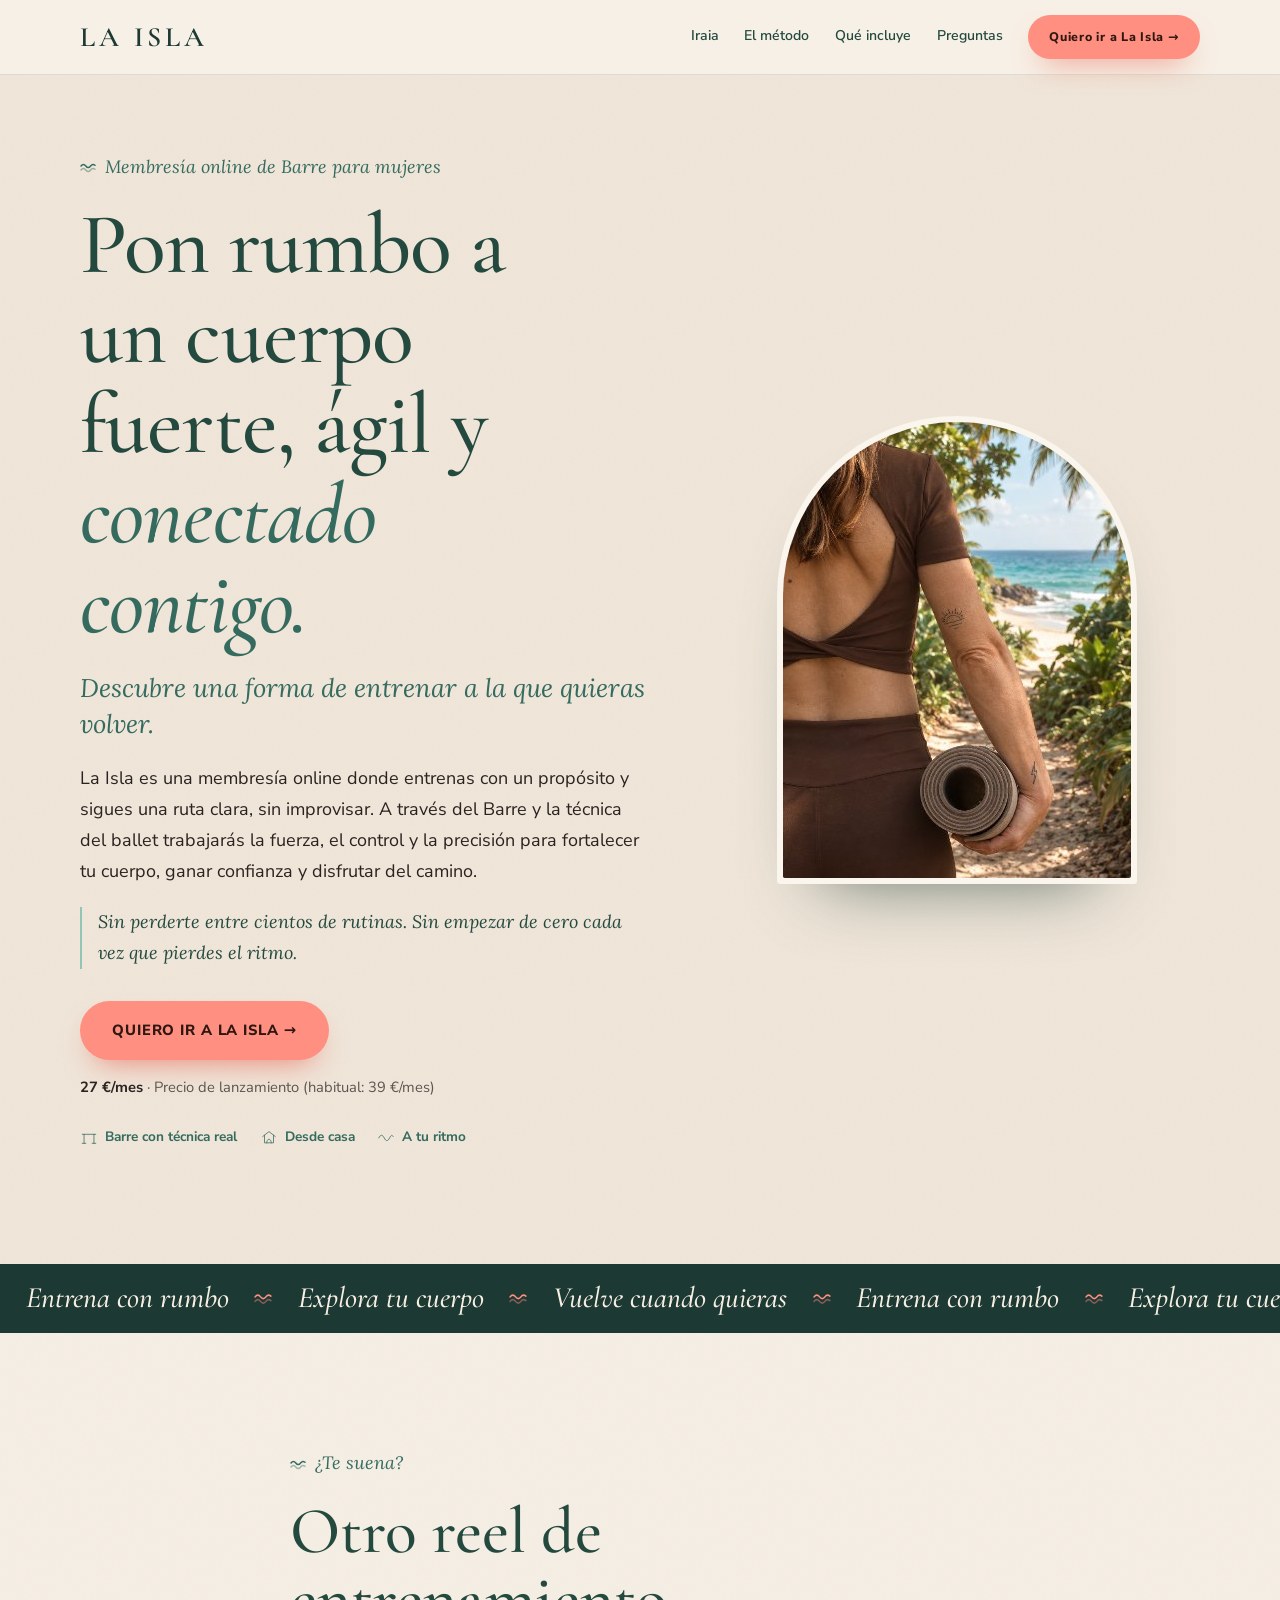
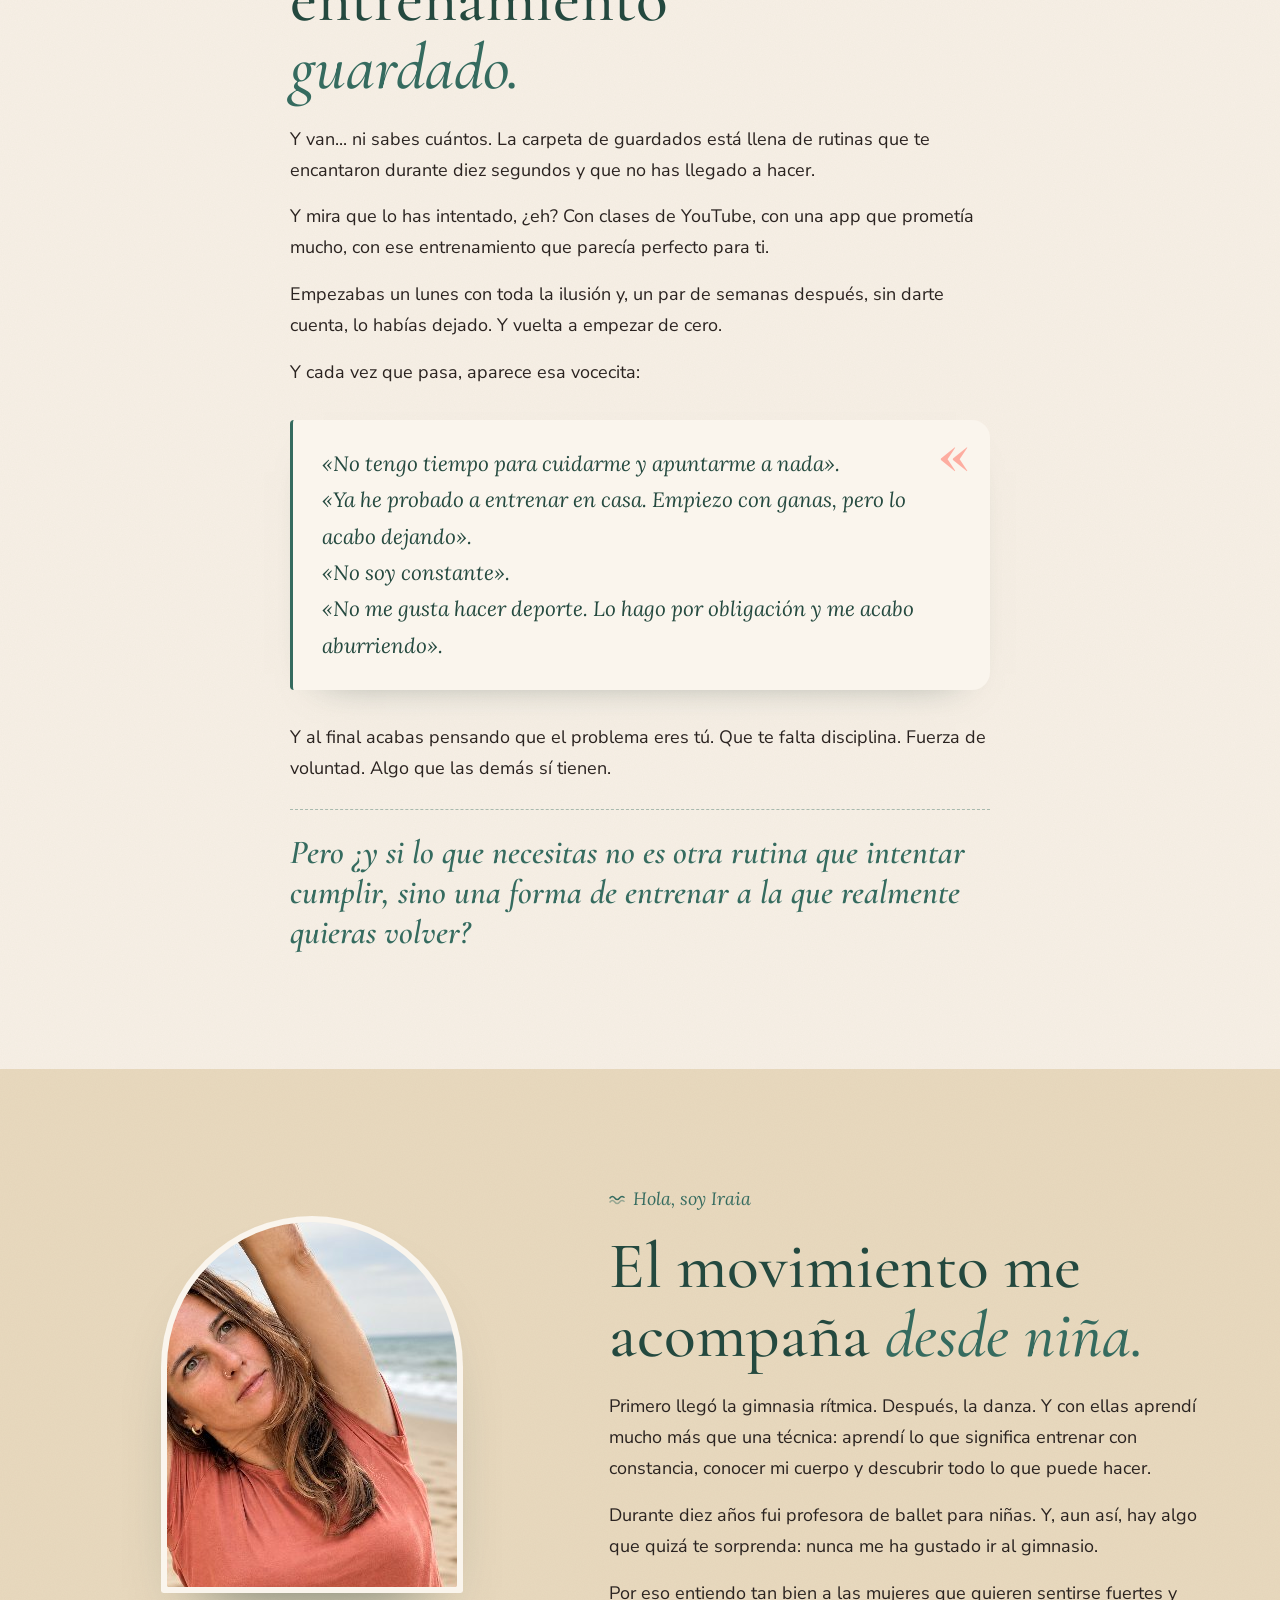
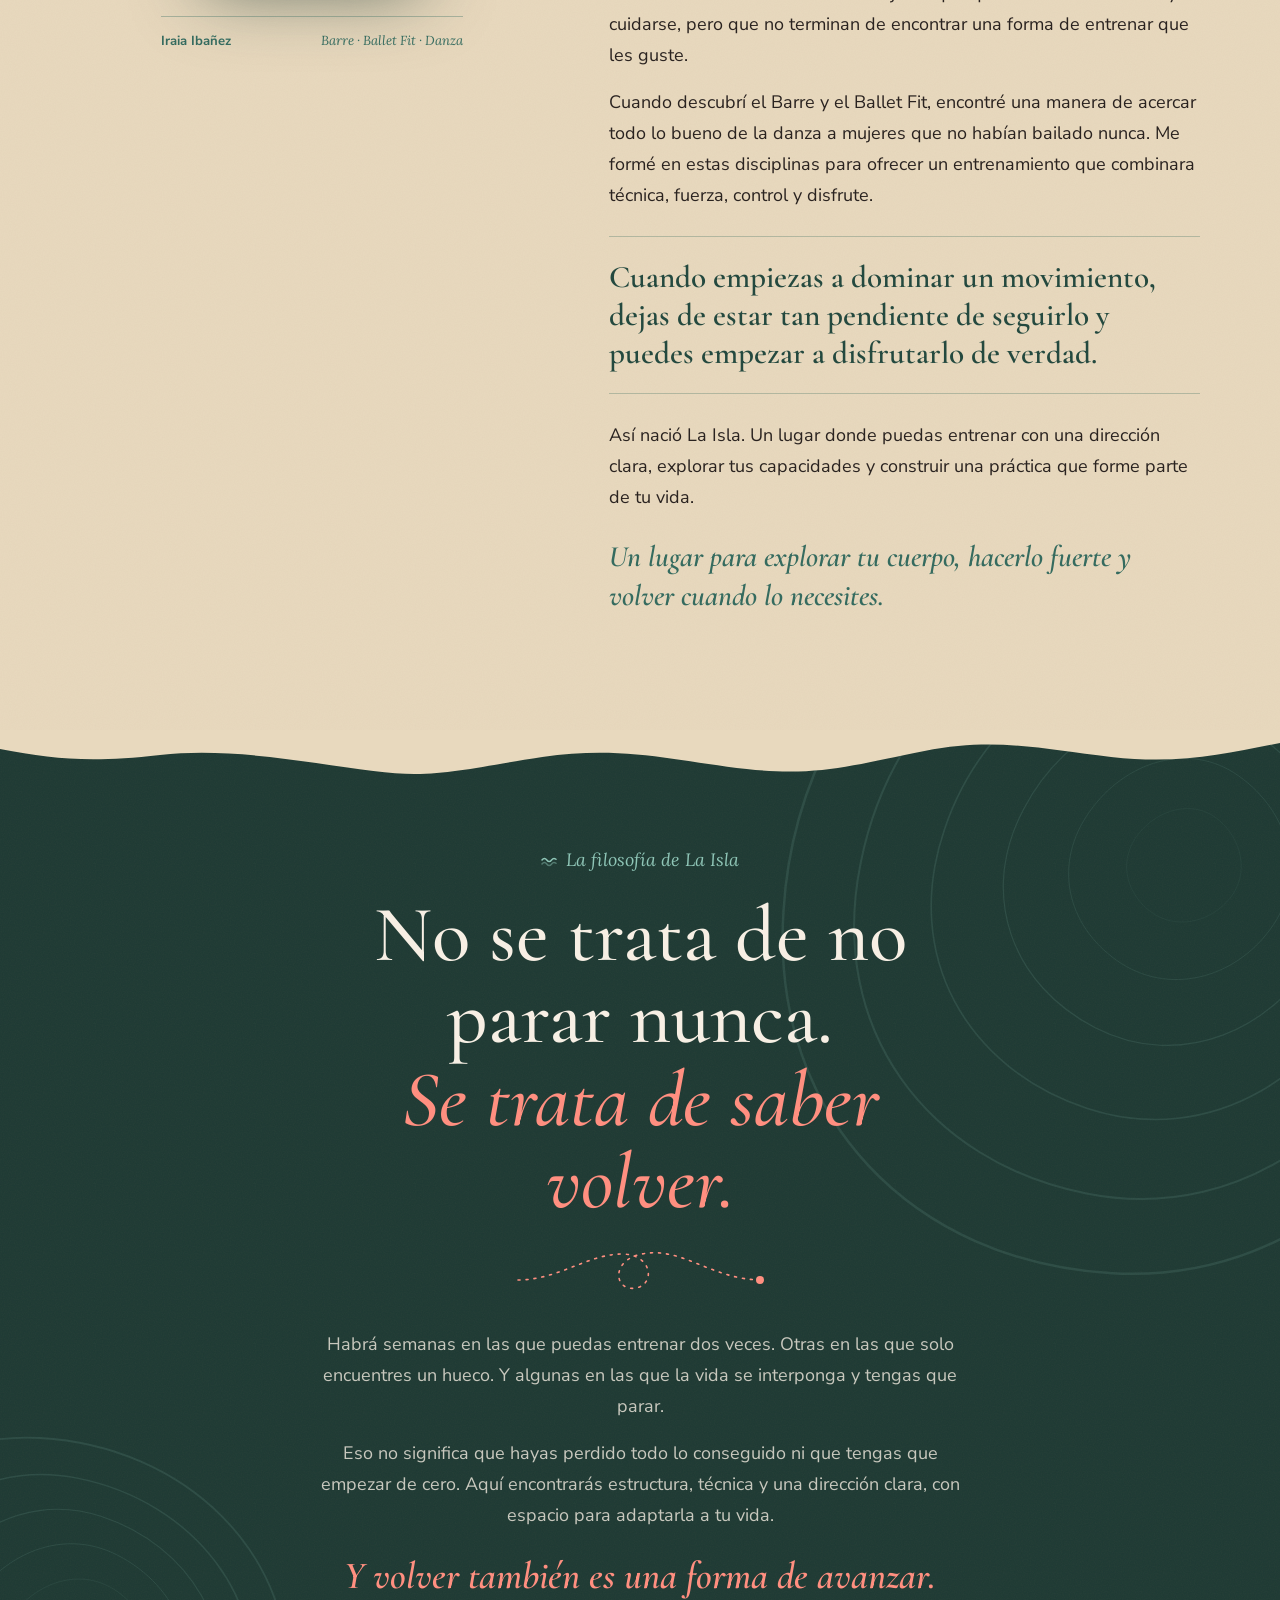
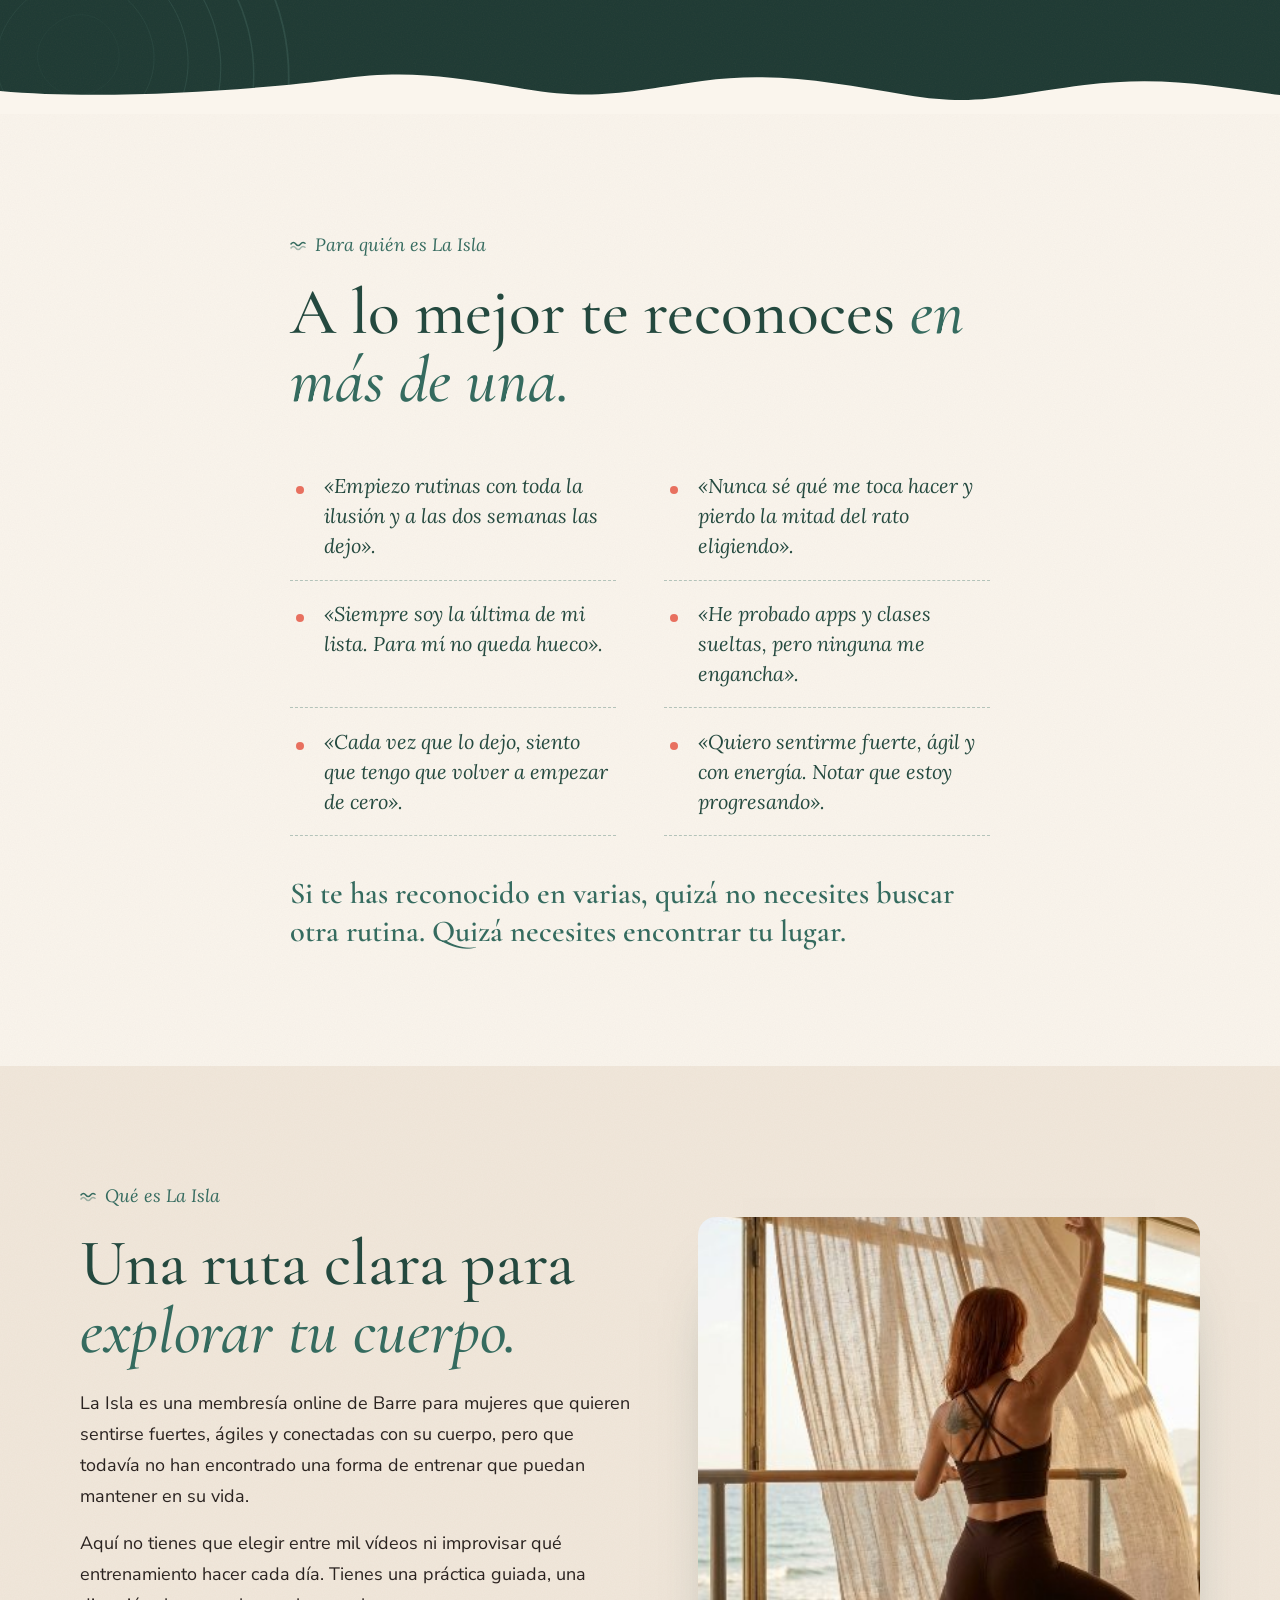
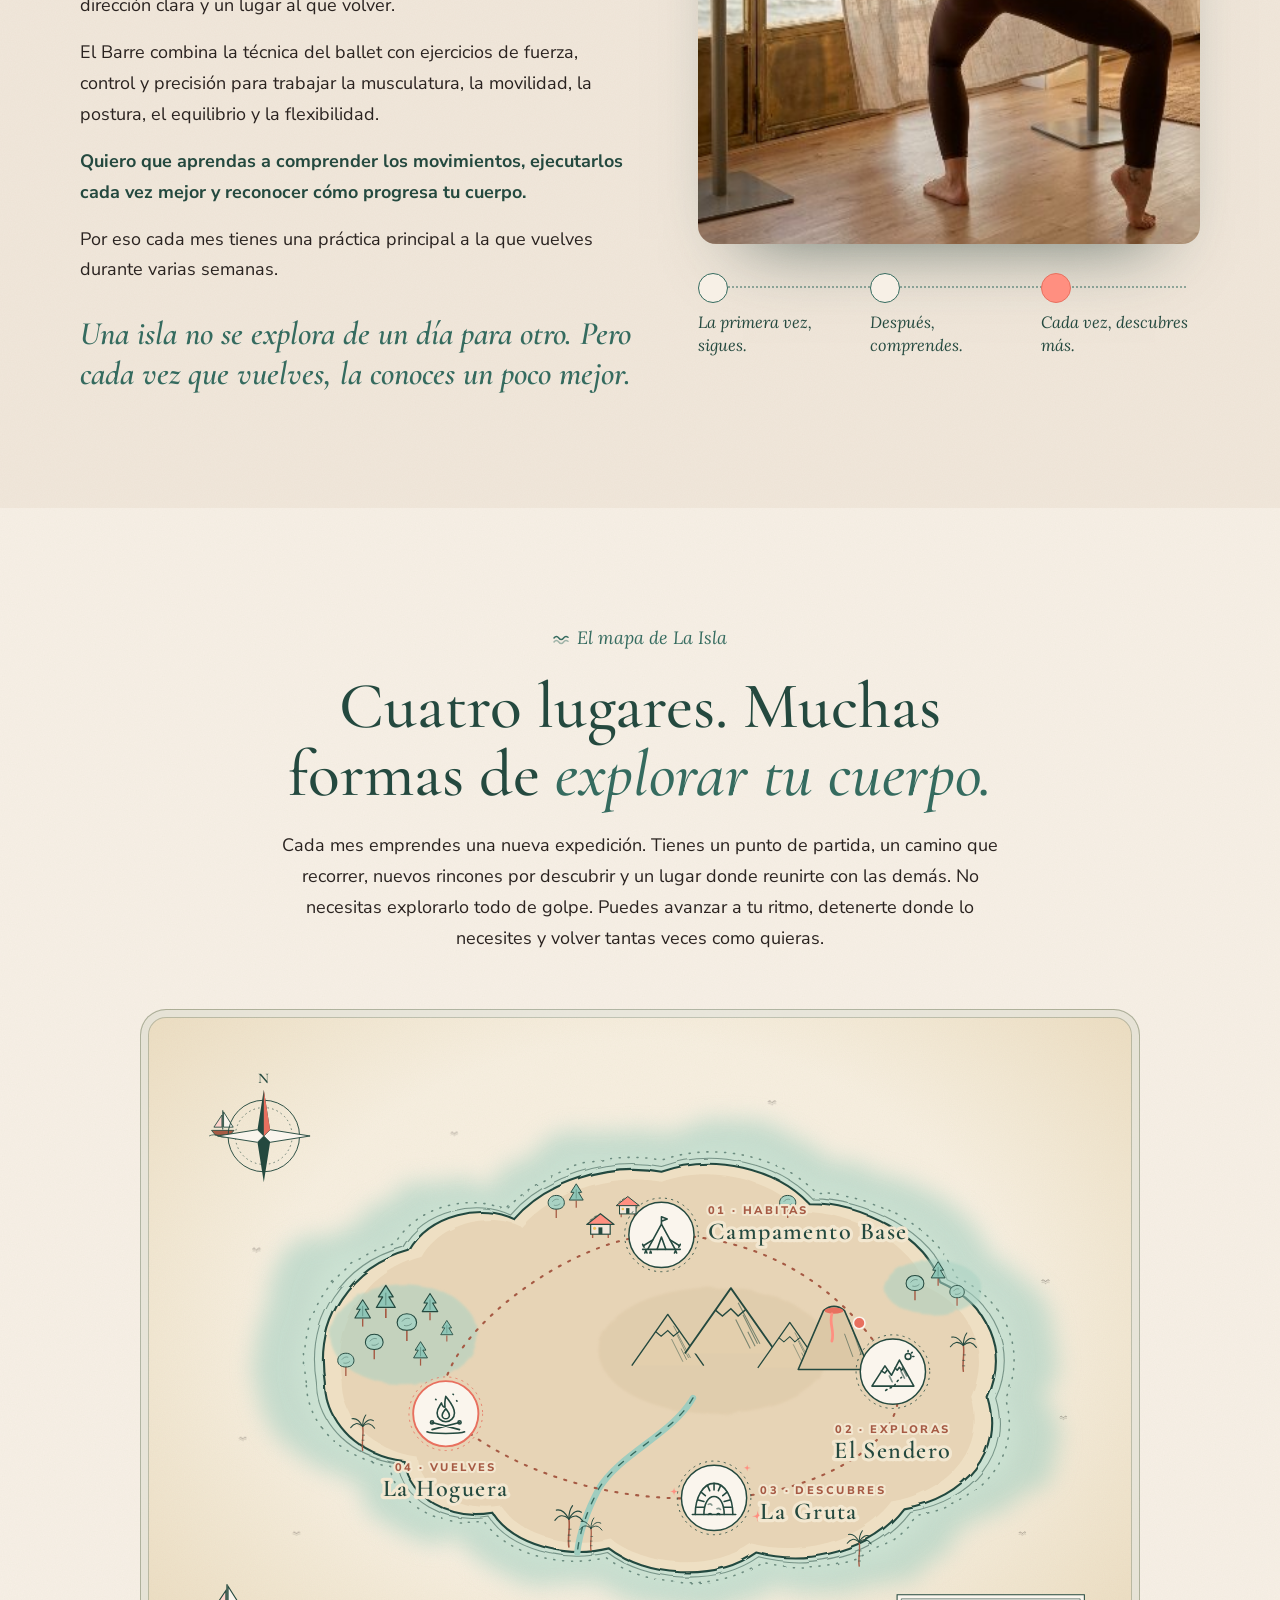
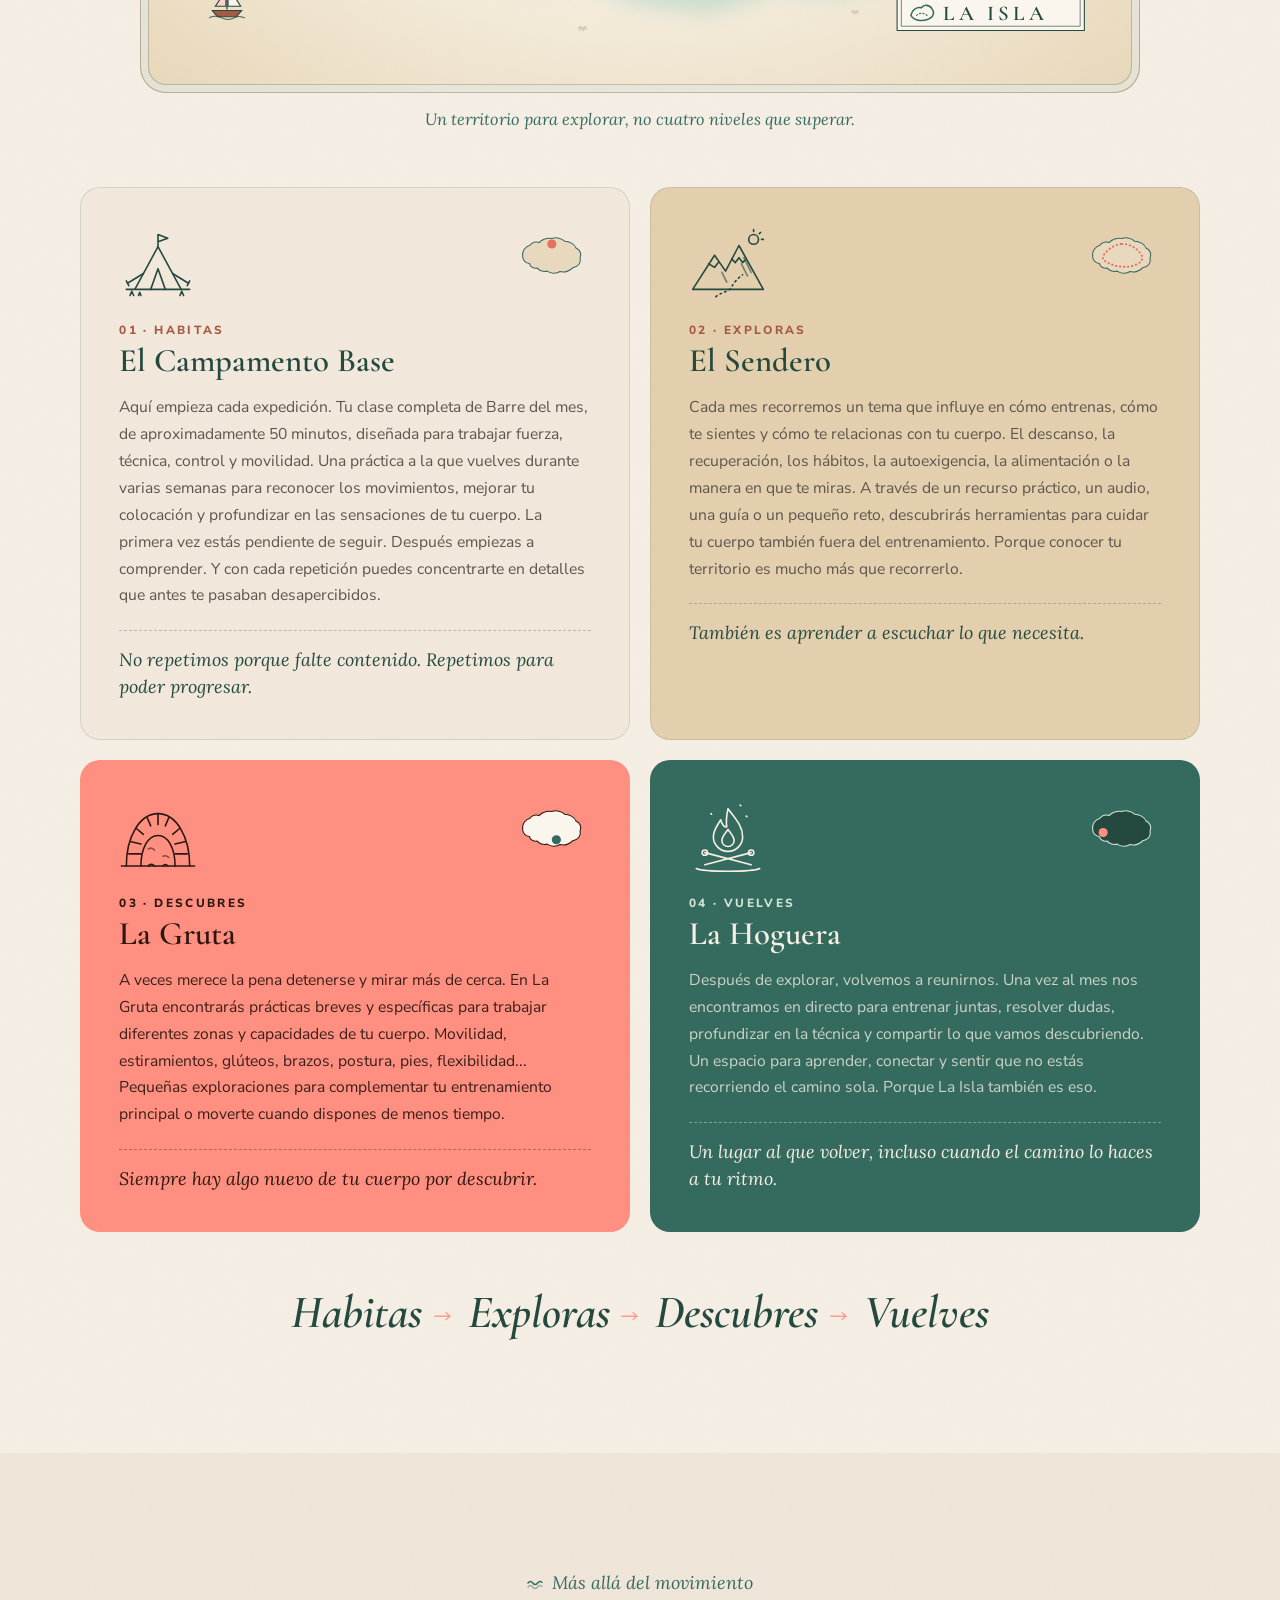
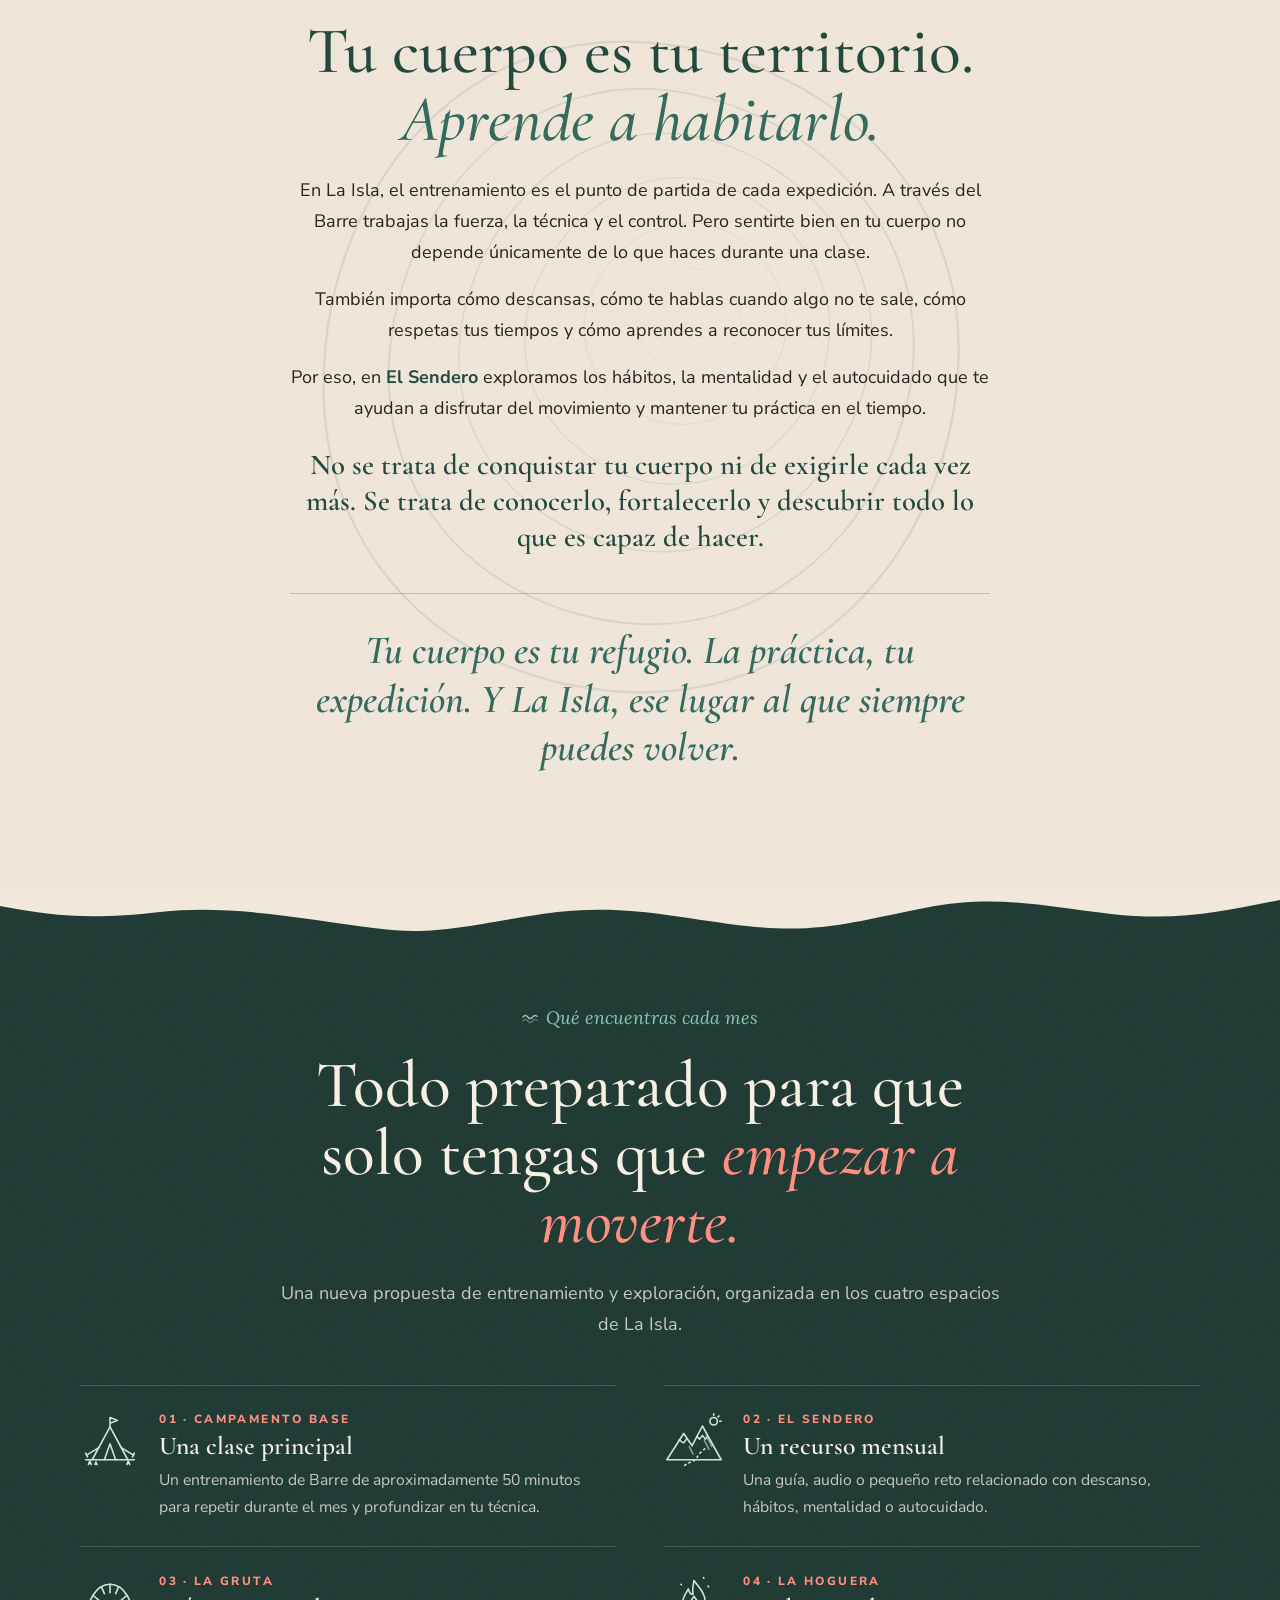
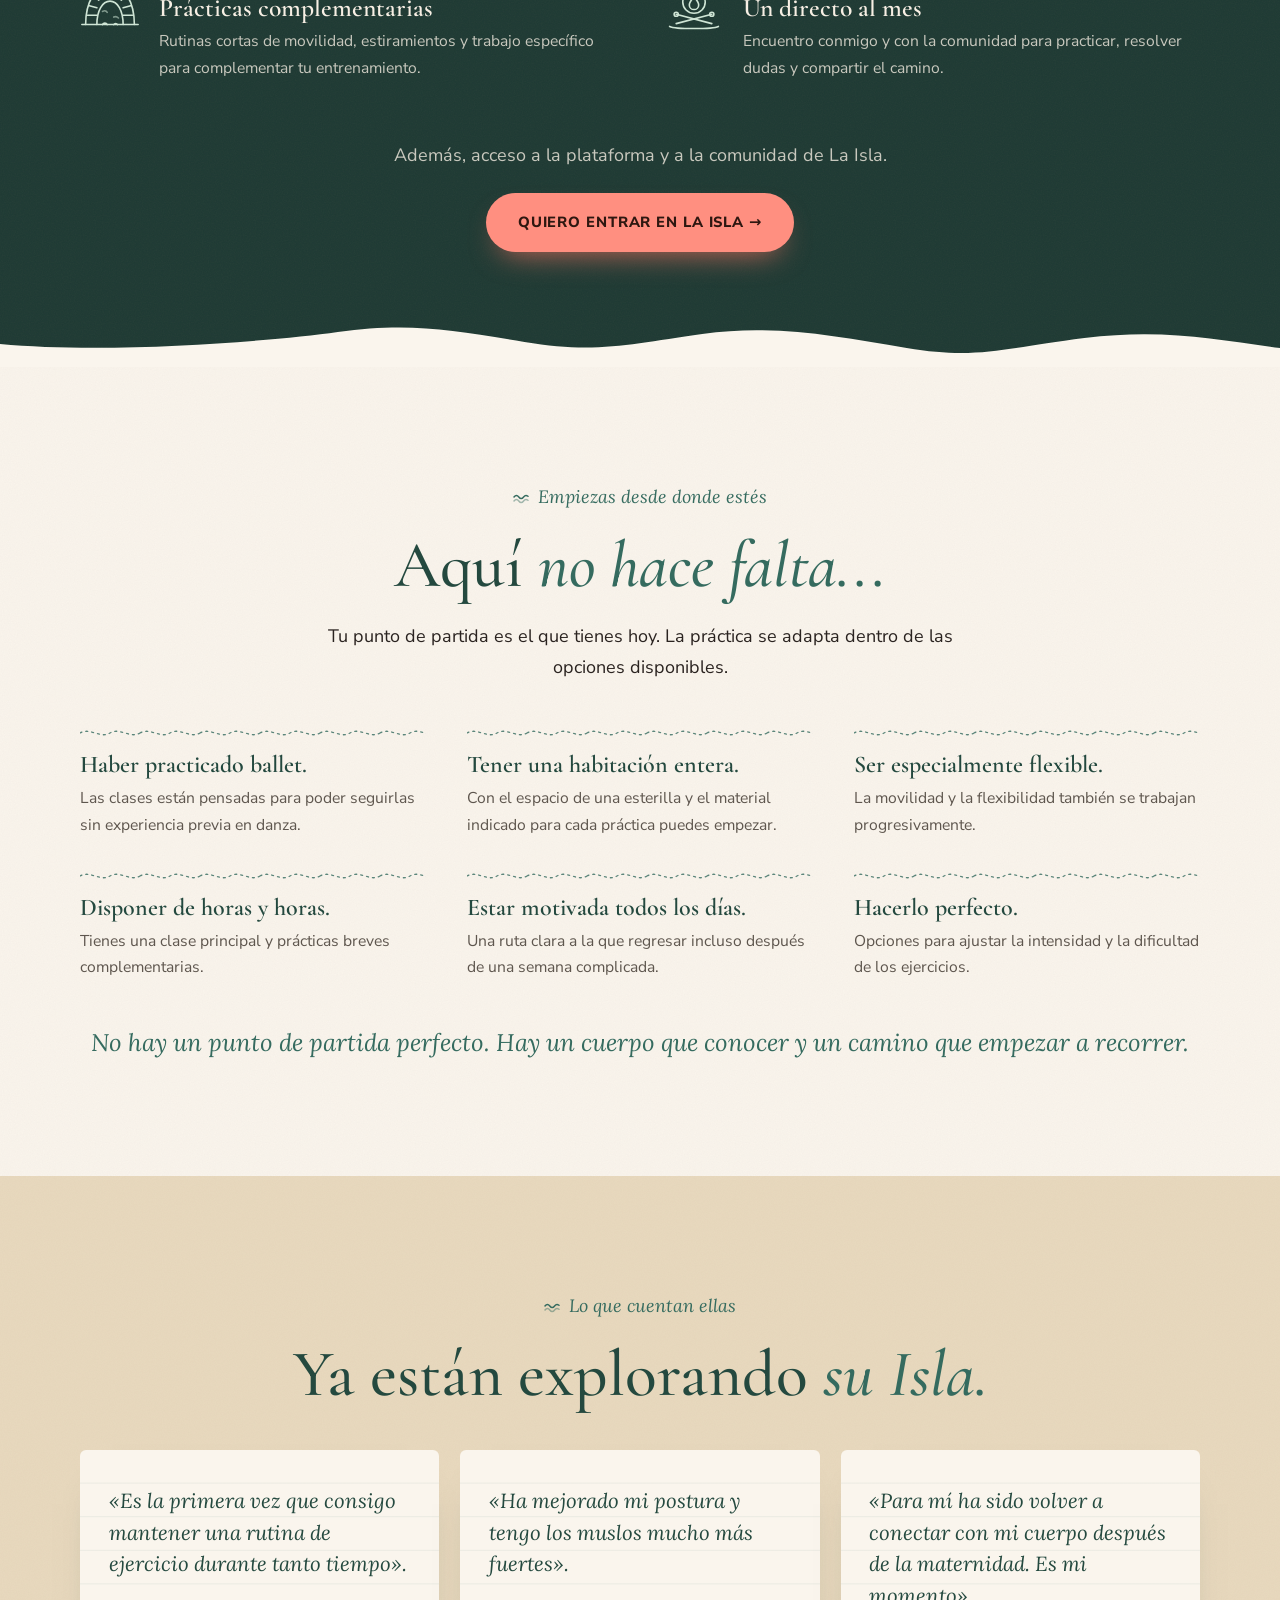
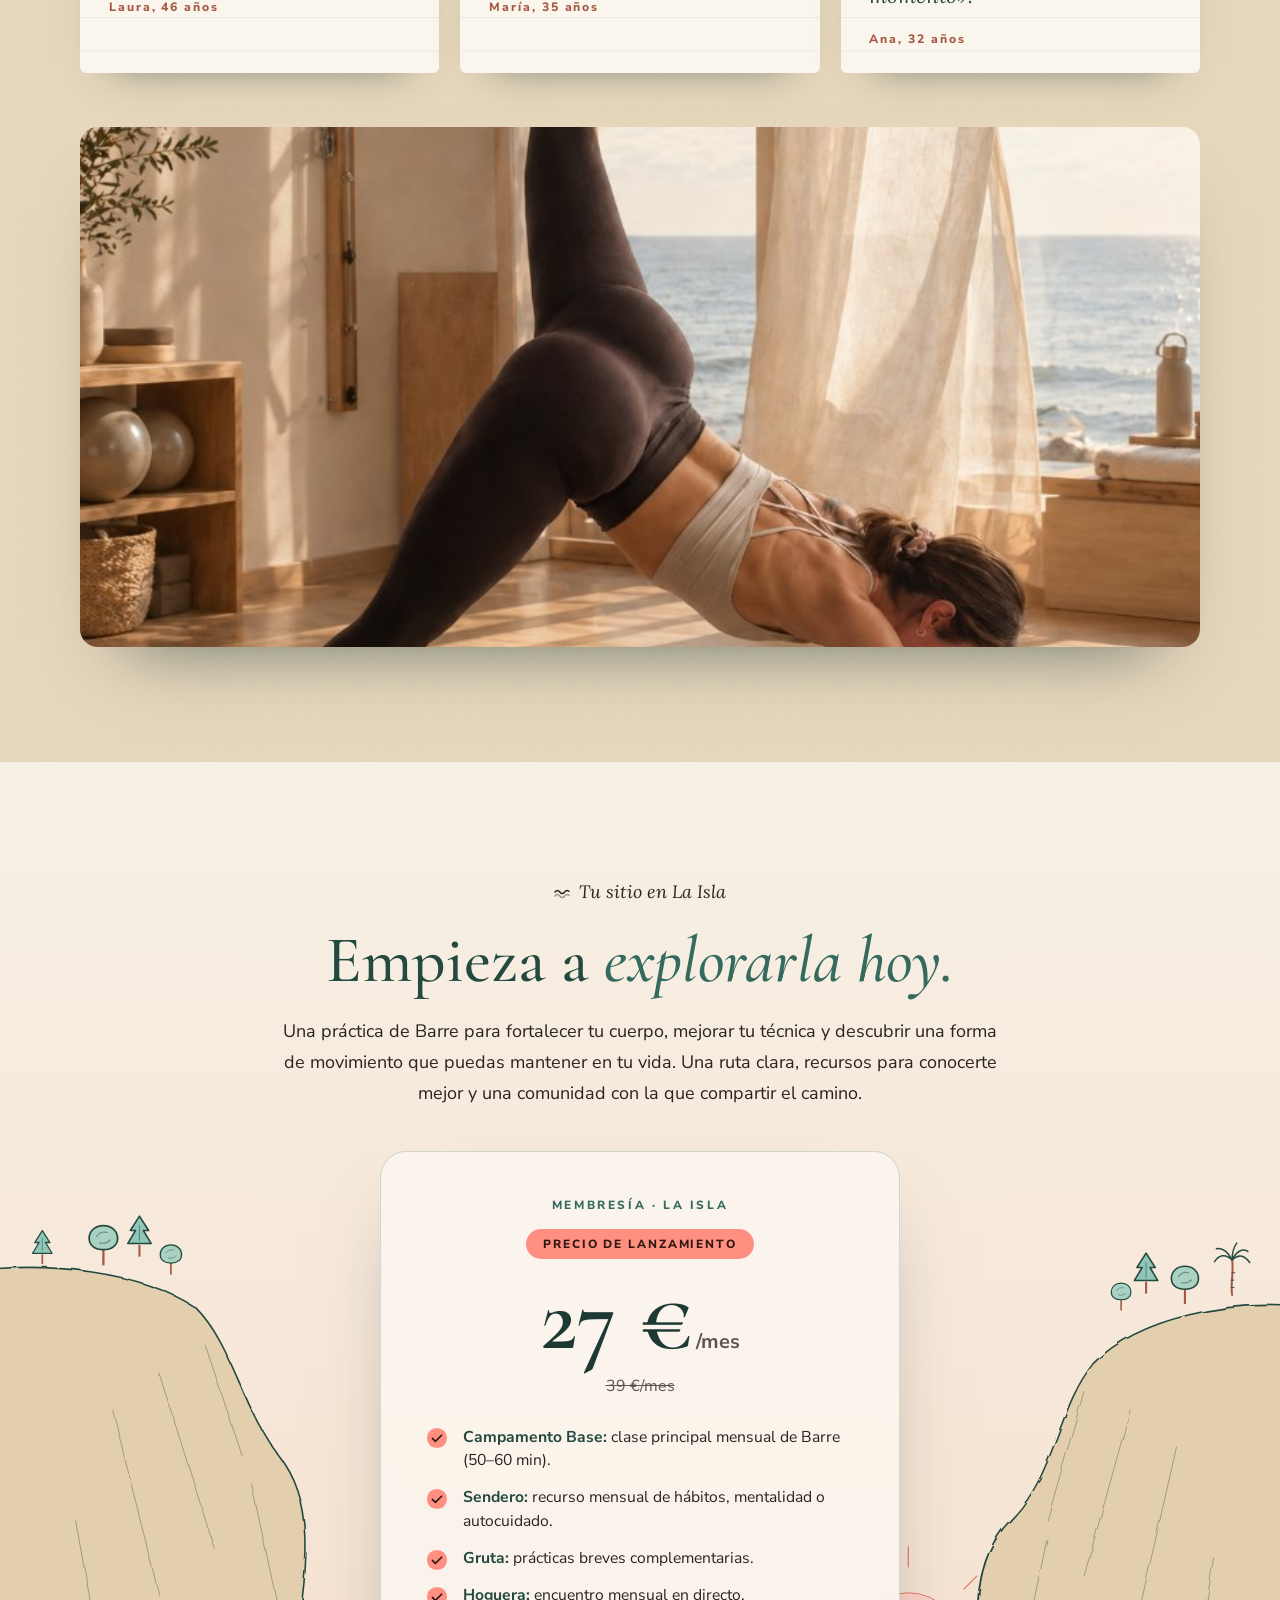
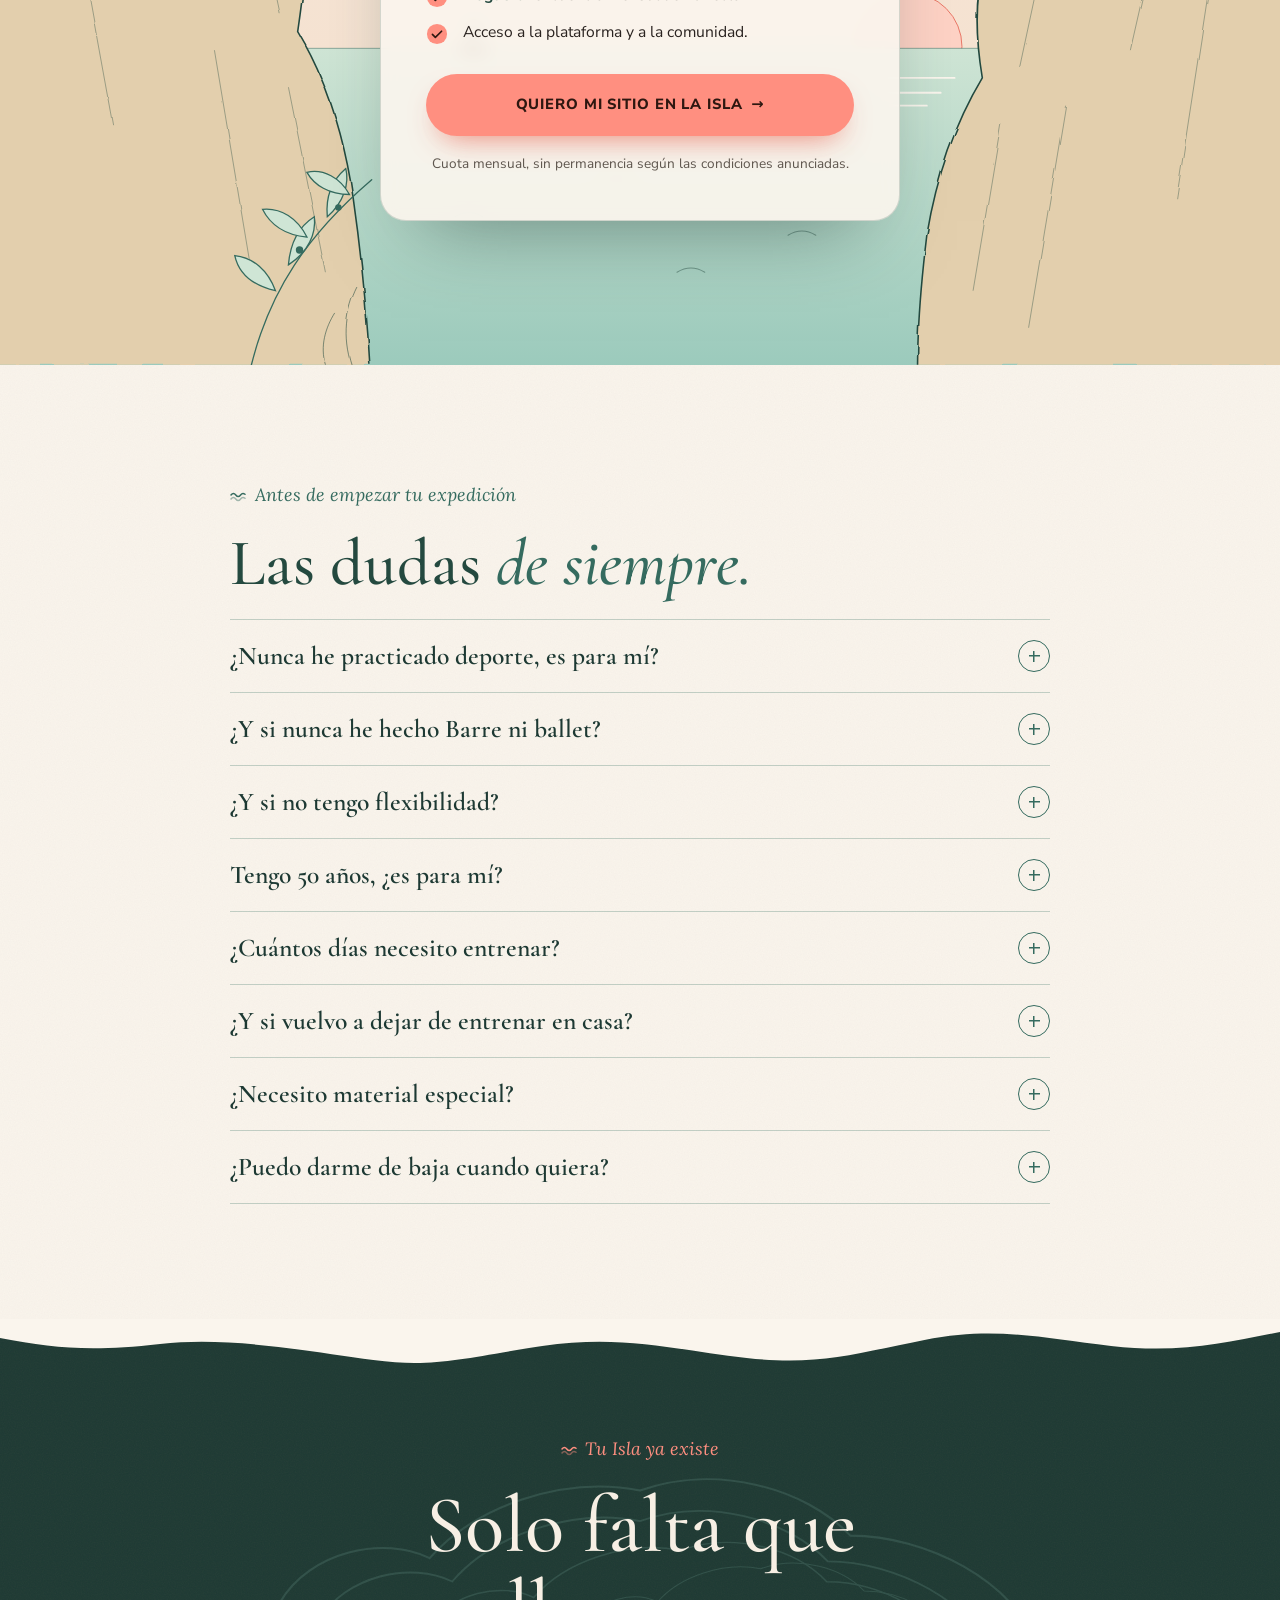
<file: la-isla.html>
<!DOCTYPE html>
<!-- LA ISLA · Iraia Ibañez · v3 · Universo visual "Cuaderno de expedición mediterráneo"
     Copy: versión ampliada aprobada (sin cambios de texto). Fotos: las cuatro originales de Iraia.
     PENDIENTE ANTES DE PUBLICAR:
     · Checkout: el botón de la oferta apunta a #contacto y el del cierre a un mailto. Sustituir por la URL de pago (Polaris/Stripe).
     · Verificar duración y condiciones del precio promocional. -->
<html lang="es">
<head>
<meta name="robots" content="noindex,nofollow">
<meta charset="utf-8">
<meta name="viewport" content="width=device-width, initial-scale=1, viewport-fit=cover">
<title>La Isla · Iraia Ibañez</title>
<meta name="description" content="La Isla, membresía online de Barre para mujeres con Iraia Ibañez. Una ruta clara, la técnica del ballet y una práctica a la que quieras volver.">
<link rel="preconnect" href="https://fonts.googleapis.com">
<link rel="preconnect" href="https://fonts.gstatic.com" crossorigin>
<link href="https://fonts.googleapis.com/css2?family=Cormorant+Garamond:ital,wght@0,500;0,600;1,500;1,600&family=Lora:ital,wght@0,400;1,400;1,500&family=Nunito+Sans:wght@400;600;700;800&display=swap" rel="stylesheet">
<link rel="stylesheet" href="css/styles.css">
</head>
<body>

<!-- Sistema gráfico: relieve, isla, iconos de los cuatro espacios, pin -->
<svg width="0" height="0" style="position:absolute" aria-hidden="true">
  <defs>
    <path id="anillo" d="M200 40C290 45 362 112 355 202C349 290 282 362 192 357C104 352 40 288 46 196C51 110 112 35 200 40Z"/>
    <symbol id="topo" viewBox="0 0 400 400">
      <use href="#anillo"/>
      <use href="#anillo" transform="translate(205 195) rotate(8) scale(.82) translate(-200 -200)"/>
      <use href="#anillo" transform="translate(212 188) rotate(15) scale(.64) translate(-200 -200)"/>
      <use href="#anillo" transform="translate(218 182) rotate(24) scale(.47) translate(-200 -200)"/>
      <use href="#anillo" transform="translate(222 178) rotate(32) scale(.31) translate(-200 -200)"/>
      <use href="#anillo" transform="translate(224 176) rotate(40) scale(.16) translate(-200 -200)"/>
    </symbol>
    <path id="isla" d="M150 330C140 270 175 220 230 205C250 170 300 160 330 175C360 140 420 120 470 130C520 112 580 128 610 160C660 160 720 190 735 235C780 255 800 300 780 345C795 395 760 440 700 450C670 490 610 505 560 492C520 520 455 515 420 488C380 498 330 485 310 455C270 462 230 440 225 405C185 400 150 370 150 330Z"/>
    <symbol id="marca" viewBox="0 0 30 22"><path d="M3 14c1-6 6-9 11-8 3-4 9-3 11 1 3 3 2 8-2 10-5 3-16 4-20-3z" fill="none" stroke="currentColor" stroke-width="1.6"/><path d="M9 14c3-3 7-3 11 0" fill="none" stroke="currentColor" stroke-width="1.2" stroke-dasharray="1.2 2.4" stroke-linecap="round"/></symbol>
    <symbol id="check" viewBox="0 0 24 24"><circle cx="12" cy="12" r="11" fill="#FF8F80"/><path d="M7 12.5l3.2 3.2L17 9" fill="none" stroke="#2E1710" stroke-width="1.8" stroke-linecap="round" stroke-linejoin="round"/></symbol>
    <symbol id="destello" viewBox="-6 -6 12 12" overflow="visible"><path d="M0-6C.6-1.2 1.2-.6 6 0 1.2.6.6 1.2 0 6-.6 1.2-1.2.6-6 0-1.2-.6-.6-1.2 0-6z" fill="#FF8F80"/></symbol>
    <symbol id="ola" viewBox="0 0 24 24"><path d="M1.5 10.5c2.4-3.2 4.8-3.2 7.2 0s4.8 3.2 7.2 0 4.2-2.8 6.6-1.1" fill="none" stroke="currentColor" stroke-width="2.2" stroke-linecap="round"/><path d="M1.5 16.5c2.4-3.2 4.8-3.2 7.2 0s4.8 3.2 7.2 0 4.2-2.8 6.6-1.1" fill="none" stroke="currentColor" stroke-width="2.2" stroke-linecap="round" opacity=".45"/></symbol>
    <symbol id="i-campamento" viewBox="0 0 64 64"><g fill="none" stroke="currentColor" stroke-width="1.6" stroke-linecap="round" stroke-linejoin="round" vector-effect="non-scaling-stroke"><path vector-effect="non-scaling-stroke" d="M6 52h52"/><path vector-effect="non-scaling-stroke" d="M13 52L32 17l19 35"/><path vector-effect="non-scaling-stroke" d="M26 52l6-17 6 17"/><path vector-effect="non-scaling-stroke" d="M32 17V7l8 3-8 3"/><path vector-effect="non-scaling-stroke" d="M20 39L7 47M44 39l13 8"/><path vector-effect="non-scaling-stroke" d="M6 45l2 4M58 45l-2 4"/><path vector-effect="non-scaling-stroke" d="M9 57l1.5-3.5L12 57M50 57l1.5-3.5L53 57M16 57l1-2.5 1 2.5"/></g></symbol>
    <symbol id="i-sendero" viewBox="0 0 64 64"><g fill="none" stroke="currentColor" stroke-width="1.6" stroke-linecap="round" stroke-linejoin="round"><path vector-effect="non-scaling-stroke" d="M3 52L21 24l9 13 11-21 20 36z"/><path vector-effect="non-scaling-stroke" d="M16 31l5 3 3-4M35 27l3 3 3-4 3 4 2-2"/><path vector-effect="non-scaling-stroke" d="M45 26l6 12M43 31l5 10M27 38l4 8" opacity=".6"/><path vector-effect="non-scaling-stroke" d="M22 58c5-4 11-4 13-8s6-8 9-10" stroke-dasharray="1.5 3.5"/><circle vector-effect="non-scaling-stroke" cx="53" cy="11" r="4"/><path vector-effect="non-scaling-stroke" d="M53 3v1.5M61 11h-1.5M58.7 5.3l-1 1"/></g></symbol>
    <symbol id="i-gruta" viewBox="0 0 64 64"><g fill="none" stroke="currentColor" stroke-width="1.6" stroke-linecap="round" stroke-linejoin="round"><path vector-effect="non-scaling-stroke" d="M2 55h60"/><path vector-effect="non-scaling-stroke" d="M6 55C6 31 17 12 32 12s26 19 26 43"/><path vector-effect="non-scaling-stroke" d="M18 55c0-15 6-25 14-25s14 10 14 25"/><path vector-effect="non-scaling-stroke" d="M10 35l8 2M8 45h10M14 24l6 5M54 35l-8 2M56 45H46M50 24l-6 5M32 12v9M23 15l3 7M41 15l-3 7"/><path vector-effect="non-scaling-stroke" d="M24 41c2-1 4-1 5 1M36 47c2-1 4 0 5 1" opacity=".55"/><path vector-effect="non-scaling-stroke" d="M24 55c1-2 4-2 5 0M36 55c1-1.6 3-1.6 4 0"/></g></symbol>
    <symbol id="i-hoguera" viewBox="0 0 64 64"><g fill="none" stroke="currentColor" stroke-width="1.6" stroke-linecap="round" stroke-linejoin="round"><path vector-effect="non-scaling-stroke" d="M32 8c6 8 12 14 12 23a12 12 0 0 1-24 0c0-6 4-10 6-14 1 4 3 6 5 6-1-6 0-10 1-15z"/><path vector-effect="non-scaling-stroke" d="M32 25c3 4 5 6 5 9a5 5 0 0 1-10 0c0-3 2-5 5-9z"/><path vector-effect="non-scaling-stroke" d="M13 54l38-10M13 44l38 10"/><circle vector-effect="non-scaling-stroke" cx="13" cy="44" r="2.2"/><circle vector-effect="non-scaling-stroke" cx="51" cy="44" r="2.2"/><path vector-effect="non-scaling-stroke" d="M6 57c6 3 46 3 52 0"/><path vector-effect="non-scaling-stroke" d="M18 12l.5.5M47 14l.5.5M42 5l.5.5"/></g></symbol>
    <symbol id="i-barra" viewBox="0 0 40 40"><g fill="none" stroke="currentColor" stroke-width="1.7" stroke-linecap="round"><path d="M5 14h30M9 14v20M31 14v20M5 34h8M27 34h8"/></g></symbol>
    <symbol id="i-casa" viewBox="0 0 40 40"><g fill="none" stroke="currentColor" stroke-width="1.7" stroke-linecap="round" stroke-linejoin="round"><path d="M6 19L20 8l14 11"/><path d="M10 16v17h20V16"/><path d="M15 33c0-5 2.5-8 5-8s5 3 5 8"/></g></symbol>
    <symbol id="i-ritmo" viewBox="0 0 40 40"><g fill="none" stroke="currentColor" stroke-width="1.7" stroke-linecap="round"><path d="M4 22c4-8 8-8 12 0s8 8 12 0 6-6 8-3"/></g></symbol>
    <symbol id="i-comunidad" viewBox="0 0 40 40"><g fill="none" stroke="currentColor" stroke-width="1.7" stroke-linecap="round"><circle cx="14" cy="15" r="4.5"/><circle cx="26" cy="15" r="4.5"/><path d="M5 32c1-6 5-9 9-9s8 3 9 9M17 32c1-6 5-9 9-9s8 3 9 9"/></g></symbol>
    <!-- localizador: mini isla para las fichas de cada espacio -->
    <symbol id="loc-base" viewBox="0 0 82 56"><use href="#isla" transform="scale(.1) translate(-90 -60)" fill="#E8D9BE" stroke="#356B5F" stroke-width="16"/></symbol>
  </defs>
</svg>

<header class="nav">
  <div class="wrap">
    <a class="logo" href="#inicio">LA ISLA</a>
    <nav aria-label="Navegación">
      <a href="#iraia">Iraia</a><a href="#mapa">El método</a><a href="#incluye">Qué incluye</a><a href="#faq">Preguntas</a>
      <a class="btn" href="#oferta">Quiero ir a La Isla →</a>
    </nav>
  </div>
</header>

<main>

<!-- HERO -->
<section class="section hero" id="inicio">
  <div class="wrap hero-grid in">
    <div>
      <p class="eyebrow">Membresía online de Barre para mujeres</p>
      <h1>Pon rumbo a un cuerpo fuerte, ágil y <em>conectado contigo.</em></h1>
      <p class="lead"><strong>Descubre una forma de entrenar a la que quieras volver.</strong></p>
      <p>La Isla es una membresía online donde entrenas con un propósito y sigues una ruta clara, sin improvisar. A través del Barre y la técnica del ballet trabajarás la fuerza, el control y la precisión para fortalecer tu cuerpo, ganar confianza y disfrutar del camino.</p>
      <p class="sin">Sin perderte entre cientos de rutinas. Sin empezar de cero cada vez que pierdes el ritmo.</p>
      <a class="btn" href="#oferta">QUIERO IR A LA ISLA →</a>
      <p class="precio-nota"><strong>27 €/mes</strong> · Precio de lanzamiento (habitual: 39 €/mes)</p>
      <div class="micro">
        <span><svg aria-hidden="true"><use href="#i-barra"/></svg>Barre con técnica real</span>
        <span><svg aria-hidden="true"><use href="#i-casa"/></svg>Desde casa</span>
        <span><svg aria-hidden="true"><use href="#i-ritmo"/></svg>A tu ritmo</span>
      </div>
    </div>
    <div class="marco">
      <div class="foto"><img alt="Entrenamiento Barre en La Isla" data-foto="hero" src="https://assets.cdn.filesafe.space/U0COlZxzbxKZEOV1jhRE/media/6ac7b9ccbbad531ac83313fa.png"></div>
    </div>
  </div>
</section>

<div aria-hidden="true" class="marquee">
  <div class="pista">
    <span>Entrena con rumbo</span><b><svg><use href="#ola"/></svg></b><span>Explora tu cuerpo</span><b><svg><use href="#ola"/></svg></b><span>Vuelve cuando quieras</span><b><svg><use href="#ola"/></svg></b>
    <span>Entrena con rumbo</span><b><svg><use href="#ola"/></svg></b><span>Explora tu cuerpo</span><b><svg><use href="#ola"/></svg></b><span>Vuelve cuando quieras</span><b><svg><use href="#ola"/></svg></b>
    <span>Entrena con rumbo</span><b><svg><use href="#ola"/></svg></b><span>Explora tu cuerpo</span><b><svg><use href="#ola"/></svg></b><span>Vuelve cuando quieras</span><b><svg><use href="#ola"/></svg></b>
    <span>Entrena con rumbo</span><b><svg><use href="#ola"/></svg></b><span>Explora tu cuerpo</span><b><svg><use href="#ola"/></svg></b><span>Vuelve cuando quieras</span><b><svg><use href="#ola"/></svg></b>
  </div>
</div>

<!-- HISTORIA -->
<section class="section story">
  <div class="wrap narrow in">
    <p class="eyebrow">¿Te suena?</p>
    <h2>Otro reel de entrenamiento <em>guardado.</em></h2>
    <p>Y van... ni sabes cuántos. La carpeta de guardados está llena de rutinas que te encantaron durante diez segundos y que no has llegado a hacer.</p>
    <p>Y mira que lo has intentado, ¿eh? Con clases de YouTube, con una app que prometía mucho, con ese entrenamiento que parecía perfecto para ti.</p>
    <p>Empezabas un lunes con toda la ilusión y, un par de semanas después, sin darte cuenta, lo habías dejado. Y vuelta a empezar de cero.</p>
    <p>Y cada vez que pasa, aparece esa vocecita:</p>
    <div class="speech">«No tengo tiempo para cuidarme y apuntarme a nada».<br>«Ya he probado a entrenar en casa. Empiezo con ganas, pero lo acabo dejando».<br>«No soy constante».<br>«No me gusta hacer deporte. Lo hago por obligación y me acabo aburriendo».</div>
    <p>Y al final acabas pensando que el problema eres tú. Que te falta disciplina. Fuerza de voluntad. Algo que las demás sí tienen.</p>
    <p class="cierre-q"><strong>Pero ¿y si lo que necesitas no es otra rutina que intentar cumplir, sino una forma de entrenar a la que realmente quieras volver?</strong></p>
  </div>
</section>

<!-- IRAIA -->
<section class="section portrait" id="iraia">
  <div class="wrap portrait-grid in">
    <div class="marco">
      <div class="foto"><img alt="Iraia Ibañez, creadora de La Isla" data-foto="retrato" src="https://assets.cdn.filesafe.space/U0COlZxzbxKZEOV1jhRE/media/6ac8c8d9c478ac5535676c94.png"></div>
      <p class="ficha"><span>Iraia Ibañez</span><span>Barre · Ballet Fit · Danza</span></p>
    </div>
    <div class="narrow">
      <p class="eyebrow">Hola, soy Iraia</p>
      <h2>El movimiento me acompaña <em>desde niña.</em></h2>
      <p>Primero llegó la gimnasia rítmica. Después, la danza. Y con ellas aprendí mucho más que una técnica: aprendí lo que significa entrenar con constancia, conocer mi cuerpo y descubrir todo lo que puede hacer.</p>
      <p>Durante diez años fui profesora de ballet para niñas. Y, aun así, hay algo que quizá te sorprenda: nunca me ha gustado ir al gimnasio.</p>
      <p>Por eso entiendo tan bien a las mujeres que quieren sentirse fuertes y cuidarse, pero que no terminan de encontrar una forma de entrenar que les guste.</p>
      <p>Cuando descubrí el Barre y el Ballet Fit, encontré una manera de acercar todo lo bueno de la danza a mujeres que no habían bailado nunca. Me formé en estas disciplinas para ofrecer un entrenamiento que combinara técnica, fuerza, control y disfrute.</p>
      <p><strong>Cuando empiezas a dominar un movimiento, dejas de estar tan pendiente de seguirlo y puedes empezar a disfrutarlo de verdad.</strong></p>
      <p>Así nació La Isla. Un lugar donde puedas entrenar con una dirección clara, explorar tus capacidades y construir una práctica que forme parte de tu vida.</p>
      <p class="firma">Un lugar para explorar tu cuerpo, hacerlo fuerte y volver cuando lo necesites.</p>
    </div>
  </div>
</section>

<!-- FILOSOFÍA -->
<section class="section statement oscuro">
  <svg class="costa top" viewBox="0 0 1440 46" preserveAspectRatio="none" aria-hidden="true"><path d="M0 0h1440v14c-60 10-110 22-190 14s-130-20-210-6-120 26-200 18-140-24-230-12-120 22-190 14S260 18 180 26 60 30 0 20z" fill="#E8D9BE"/></svg>
  <svg class="topo a" viewBox="0 0 400 400" aria-hidden="true"><use href="#topo"/></svg>
  <svg class="topo b" viewBox="0 0 400 400" aria-hidden="true"><use href="#topo"/></svg>
  <div class="wrap in">
    <p class="eyebrow">La filosofía de La Isla</p>
    <h2>No se trata de no parar nunca. <em>Se trata de saber volver.</em></h2>
    <svg class="bucle" viewBox="0 0 260 54" aria-hidden="true"><path d="M8 34c40 0 70-26 104-26 30 0 34 30 14 34-22 4-26-28 6-34 40-8 70 26 120 26" fill="none" stroke="currentColor" stroke-width="1.6" stroke-dasharray="2 6" stroke-linecap="round"/><circle cx="250" cy="34" r="4" fill="currentColor"/></svg>
    <p>Habrá semanas en las que puedas entrenar dos veces. Otras en las que solo encuentres un hueco. Y algunas en las que la vida se interponga y tengas que parar.</p>
    <p>Eso no significa que hayas perdido todo lo conseguido ni que tengas que empezar de cero. Aquí encontrarás estructura, técnica y una dirección clara, con espacio para adaptarla a tu vida.</p>
    <p><strong>Y volver también es una forma de avanzar.</strong></p>
  </div>
  <svg class="costa bot" viewBox="0 0 1440 46" preserveAspectRatio="none" aria-hidden="true"><path d="M0 0h1440v20c-70 8-130 20-220 10s-120-22-200-10-150 24-230 14-120-20-200-8-130 20-210 10S120 14 0 24z" fill="#FAF5ED"/></svg>
</section>

<!-- PARA QUIÉN -->
<section class="section mirror">
  <div class="wrap narrow in">
    <p class="eyebrow">Para quién es La Isla</p>
    <h2>A lo mejor te reconoces <em>en más de una.</em></h2>
    <div class="mirror-grid">
      <p>«Empiezo rutinas con toda la ilusión y a las dos semanas las dejo».</p>
      <p>«Nunca sé qué me toca hacer y pierdo la mitad del rato eligiendo».</p>
      <p>«Siempre soy la última de mi lista. Para mí no queda hueco».</p>
      <p>«He probado apps y clases sueltas, pero ninguna me engancha».</p>
      <p>«Cada vez que lo dejo, siento que tengo que volver a empezar de cero».</p>
      <p>«Quiero sentirme fuerte, ágil y con energía. Notar que estoy progresando».</p>
    </div>
    <p class="remate"><strong>Si te has reconocido en varias, quizá no necesites buscar otra rutina. Quizá necesites encontrar tu lugar.</strong></p>
  </div>
</section>

<!-- QUÉ ES -->
<section class="section product">
  <div class="wrap product-grid in">
    <div>
      <p class="eyebrow">Qué es La Isla</p>
      <h2>Una ruta clara para <em>explorar tu cuerpo.</em></h2>
      <p>La Isla es una membresía online de Barre para mujeres que quieren sentirse fuertes, ágiles y conectadas con su cuerpo, pero que todavía no han encontrado una forma de entrenar que puedan mantener en su vida.</p>
      <p>Aquí no tienes que elegir entre mil vídeos ni improvisar qué entrenamiento hacer cada día. Tienes una práctica guiada, una dirección clara y un lugar al que volver.</p>
      <p>El Barre combina la técnica del ballet con ejercicios de fuerza, control y precisión para trabajar la musculatura, la movilidad, la postura, el equilibrio y la flexibilidad.</p>
      <p><strong>Quiero que aprendas a comprender los movimientos, ejecutarlos cada vez mejor y reconocer cómo progresa tu cuerpo.</strong></p>
      <p>Por eso cada mes tienes una práctica principal a la que vuelves durante varias semanas.</p>
      <p class="nota">Una isla no se explora de un día para otro. Pero cada vez que vuelves, la conoces un poco mejor.</p>
    </div>
    <div>
      <div class="foto"><img alt="Plataforma de entrenamiento de La Isla" data-foto="barra" src="https://assets.cdn.filesafe.space/U0COlZxzbxKZEOV1jhRE/media/6ac8cc02bbad531ac84ff0d7.jpg"></div>
      <div class="steps"><div>La primera vez, sigues.</div><div>Después, comprendes.</div><div>Cada vez, descubres más.</div></div>
    </div>
  </div>
</section>

<!-- MAPA -->
<section class="section map-section" id="mapa">
  <div class="wrap in">
    <div class="cab center">
      <p class="eyebrow">El mapa de La Isla</p>
      <h2>Cuatro lugares. Muchas formas de <em>explorar tu cuerpo.</em></h2>
      <p>Cada mes emprendes una nueva expedición. Tienes un punto de partida, un camino que recorrer, nuevos rincones por descubrir y un lugar donde reunirte con las demás. No necesitas explorarlo todo de golpe. Puedes avanzar a tu ritmo, detenerte donde lo necesites y volver tantas veces como quieras.</p>
    </div>

    <figure class="map-art">
      <div class="lamina">
        <svg viewBox="0 0 900 600" role="img" aria-label="Mapa ilustrado de La Isla con Campamento Base, El Sendero, La Gruta y La Hoguera unidos por un camino circular">
          <defs>
            <path id="ruta" d="M470 190C570 190 650 245 690 320C720 385 610 440 520 440C430 445 330 420 265 360C240 300 380 190 470 190Z"/>
            <filter id="tinta" x="-5%" y="-5%" width="110%" height="110%"><feTurbulence type="fractalNoise" baseFrequency=".035" numOctaves="2" seed="4"/><feDisplacementMap in="SourceGraphic" scale="4"/></filter>
            <filter id="acuarela" x="-20%" y="-20%" width="140%" height="140%"><feTurbulence type="fractalNoise" baseFrequency=".02" numOctaves="3" seed="9"/><feDisplacementMap in="SourceGraphic" scale="22"/><feGaussianBlur stdDeviation="9"/></filter>
            <filter id="mancha" x="-20%" y="-20%" width="140%" height="140%"><feTurbulence type="fractalNoise" baseFrequency=".05" numOctaves="2" seed="2"/><feDisplacementMap in="SourceGraphic" scale="6"/><feGaussianBlur stdDeviation="1.2"/></filter>
            <symbol id="pico" viewBox="0 0 80 60" overflow="visible"><path d="M2 58L40 4l38 54z" fill="#E3CFAD"/><path d="M2 58L40 4l38 54" fill="none" stroke="#24493F" stroke-width="1.5" stroke-linejoin="round"/><path d="M27 22l6 5 7-6 6 6 6-5" fill="none" stroke="#24493F" stroke-width="1.2"/><path d="M46 16l18 34M50 26l12 24M44 30l12 24M54 40l6 12" stroke="#24493F" stroke-width=".9" opacity=".55"/></symbol>
            <symbol id="abeto" viewBox="0 0 24 34" overflow="visible"><path d="M12 33V24" stroke="#A65A44" stroke-width="1.6"/><path d="M12 2l7 11h-4l6 10H3l6-10H5z" fill="#8FC6B7" stroke="#24493F" stroke-width="1.2" stroke-linejoin="round"/><path d="M12 9v12" stroke="#24493F" stroke-width=".8" opacity=".5"/></symbol>
            <symbol id="copa" viewBox="0 0 26 32" overflow="visible"><path d="M13 31V19" stroke="#A65A44" stroke-width="1.6"/><path d="M13 3c6 0 10 4 10 9 0 5-4 8-10 8S3 17 3 12s4-9 10-9z" fill="#A9D2C3" stroke="#24493F" stroke-width="1.2"/><path d="M8 11c2-3 5-4 8-3M10 15c3 1 6 0 8-2" fill="none" stroke="#24493F" stroke-width=".8" opacity=".5"/></symbol>
            <symbol id="palma" viewBox="0 0 40 60" overflow="visible"><g stroke-linecap="round" fill="none"><path d="M20 58C18 46 22 33 20 20" stroke="#A65A44" stroke-width="2.2"/><path d="M19 50h3M19 42h3M20 34h3" stroke="#24493F" stroke-width=".9"/><g stroke="#24493F" stroke-width="1.6"><path d="M20 20C12 13 6 15 1 22"/><path d="M20 20C14 9 8 7 3 8"/><path d="M20 20C26 9 32 8 37 11"/><path d="M20 20C28 13 34 16 39 23"/><path d="M20 20C20 12 22 6 25 2"/></g></g></symbol>
            <symbol id="cabana" viewBox="0 0 30 28" overflow="visible"><path d="M7 27v-4M23 27v-4" stroke="#A65A44" stroke-width="1.4"/><rect x="5" y="12" width="20" height="11" fill="#F1E7DB" stroke="#24493F" stroke-width="1.2"/><path d="M1 13L15 2l14 11z" fill="#FF8F80" stroke="#24493F" stroke-width="1.2" stroke-linejoin="round"/><path d="M4 9l3-2M8 6l3-2" stroke="#24493F" stroke-width=".8"/><rect x="13" y="16" width="4" height="7" fill="#24493F"/><circle class="ventana" cx="9" cy="17" r="1.6" fill="#F2C35B"/></symbol>
            <symbol id="velero" viewBox="0 0 34 34" overflow="visible"><path d="M17 2v24" stroke="#24493F" stroke-width="1.2"/><path d="M18 4l12 19H18z" fill="#FAF5ED" stroke="#24493F" stroke-width="1.1"/><path d="M16 8L6 23h10z" fill="#FFD3CB" stroke="#24493F" stroke-width="1.1"/><path d="M3 27h28l-5 6H8z" fill="#A65A44" stroke="#24493F" stroke-width="1"/><path d="M0 34c4-2 8-2 12 0s8 2 12 0 6-1 10 0" fill="none" stroke="#24493F" stroke-width=".9"/></symbol>
            <symbol id="ola" viewBox="0 0 30 8" overflow="visible"><path d="M1 6c4-5 8-5 12 0 4 4 8 4 14-2" fill="none" stroke="#356B5F" stroke-width="1.1" stroke-linecap="round"/></symbol>
          </defs>

          <!-- mar en acuarela -->
          <use href="#isla" transform="translate(470 330) scale(1.2) translate(-470 -330)" fill="#9FCDBF" opacity=".55" filter="url(#acuarela)"/>
          <use href="#isla" transform="translate(470 330) scale(1.07) translate(-470 -330)" fill="#CFE5D5" opacity=".7" filter="url(#acuarela)"/>
          <g class="olas" opacity=".55">
            <use class="o o1" href="#ola" x="70" y="200" width="30" height="8"/><use class="o o2" href="#ola" x="110" y="470" width="26" height="7"/>
            <use class="o o3" href="#ola" x="820" y="230" width="30" height="8"/><use class="o o1" href="#ola" x="800" y="470" width="26" height="7"/>
            <use class="o o2" href="#ola" x="380" y="560" width="30" height="8"/><use class="o o3" href="#ola" x="640" y="545" width="28" height="7"/>
            <use class="o o1" href="#ola" x="560" y="60" width="30" height="8"/><use class="o o2" href="#ola" x="260" y="90" width="26" height="7"/>
            <use class="o o3" href="#ola" x="60" y="380" width="24" height="7"/><use class="o o1" href="#ola" x="840" y="360" width="24" height="7"/>
          </g>

          <!-- isla dibujada a tinta -->
          <g filter="url(#tinta)">
            <use href="#isla" fill="#EEDFC3"/>
            <use href="#isla" transform="translate(470 320) scale(.95) translate(-470 -320)" fill="#E6D3B3" opacity=".8"/>
            <use href="#isla" fill="none" stroke="#24493F" stroke-width="2"/>
            <use href="#isla" transform="translate(470 330) scale(1.025) translate(-470 -330)" fill="none" stroke="#24493F" stroke-width="1" opacity=".5"/>
            <use href="#isla" transform="translate(470 330) scale(1.055) translate(-470 -330)" fill="none" stroke="#24493F" stroke-width="1.4" stroke-dasharray="1 7" stroke-linecap="round" opacity=".55"/>
          </g>
          <!-- manchas de color sobre la tierra -->
          <g filter="url(#mancha)" opacity=".55">
            <ellipse cx="225" cy="285" rx="70" ry="48" fill="#A9D2C3"/>
            <ellipse cx="728" cy="240" rx="46" ry="26" fill="#A9D2C3"/>
            <ellipse cx="520" cy="300" rx="110" ry="60" fill="#DCC8A6"/>
          </g>

          <!-- río que baja de las montañas -->
          <path d="M500 345C480 380 430 398 410 432C398 455 392 474 390 492" fill="none" stroke="#9FCDBF" stroke-width="6" stroke-linecap="round"/>
          <path class="rio" d="M500 345C480 380 430 398 410 432C398 455 392 474 390 492" fill="none" stroke="#356B5F" stroke-width="1.3" stroke-dasharray="6 9" stroke-linecap="round"/>

          <!-- cordillera y volcán -->
          <use href="#pico" x="440" y="262" width="72" height="54"/>
          <use href="#pico" x="490" y="236" width="92" height="69"/>
          <use href="#pico" x="560" y="270" width="64" height="48"/>
          <g class="volcan">
            <g class="humo"><circle class="h1" cx="634" cy="256" r="6"/><circle class="h2" cx="634" cy="256" r="5"/><circle class="h3" cx="634" cy="256" r="4.5"/></g>
            <path d="M600 318l24-56q10-8 20 0l24 56z" fill="#DCC8A6" stroke="#24493F" stroke-width="1.5" stroke-linejoin="round"/>
            <path d="M648 270l12 34M644 284l8 22" stroke="#24493F" stroke-width=".9" opacity=".55"/>
            <ellipse cx="634" cy="262" rx="9" ry="3" fill="#E8705F"/>
            <path class="lava" d="M632 265c-3 10 3 16 0 26" fill="none" stroke="#FF8F80" stroke-width="2.6" stroke-linecap="round"/>
          </g>

          <!-- bosques -->
          <g>
            <use href="#abeto" x="176" y="250" width="20" height="28"/><use href="#abeto" x="196" y="236" width="24" height="34"/>
            <use href="#copa" x="216" y="262" width="24" height="30"/><use href="#abeto" x="240" y="244" width="20" height="28"/>
            <use href="#copa" x="186" y="282" width="22" height="27"/><use href="#abeto" x="232" y="290" width="18" height="25"/>
            <use href="#copa" x="160" y="300" width="20" height="25"/><use href="#abeto" x="258" y="270" width="16" height="22"/>
            <use href="#copa" x="700" y="226" width="22" height="27"/><use href="#abeto" x="724" y="214" width="18" height="25"/>
            <use href="#copa" x="742" y="236" width="18" height="22"/>
            <use href="#copa" x="360" y="150" width="20" height="25"/><use href="#abeto" x="380" y="140" width="18" height="25"/>
            <use href="#copa" x="580" y="150" width="20" height="25"/>
          </g>
          <g class="palmeras">
            <g class="palma p1"><use href="#palma" x="368" y="446" width="28" height="42"/></g>
            <g class="palma p2"><use href="#palma" x="392" y="458" width="22" height="33"/></g>
            <g class="palma p3"><use href="#palma" x="744" y="282" width="26" height="39"/></g>
            <g class="palma p1"><use href="#palma" x="646" y="470" width="24" height="36"/></g>
            <g class="palma p2"><use href="#palma" x="174" y="360" width="24" height="36"/></g>
          </g>
          <!-- cabañas del campamento -->
          <use href="#cabana" x="398" y="168" width="28" height="26"/>
          <use href="#cabana" x="426" y="152" width="24" height="22"/>

          <!-- camino -->
          <use href="#ruta" fill="none" stroke="#A65A44" stroke-width="2" stroke-linecap="round" stroke-dasharray="2 8"/>
          <circle r="5.5" fill="#E8705F" stroke="#FAF5ED" stroke-width="1.5" id="caminante"><animateMotion dur="30s" repeatCount="indefinite"><mpath href="#ruta"/></animateMotion></circle>

          <!-- destellos de la gruta y chispas de la hoguera -->
          <g><use class="chispa c1" href="#destello" x="556" y="452" width="11" height="11"/><use class="chispa c2" href="#destello" x="478" y="430" width="8" height="8"/><use class="chispa c3" href="#destello" x="548" y="408" width="7" height="7"/></g>
          <g class="chispas"><circle class="ch ch1" cx="262" cy="330" r="1.8"/><circle class="ch ch2" cx="268" cy="330" r="1.4"/><circle class="ch ch3" cx="258" cy="330" r="1.5"/></g>

          <!-- lugares -->
          <circle class="latido" cx="265" cy="360" r="31" fill="#FF8F80"/>
          <g>
            <g><circle cx="470" cy="190" r="31" fill="#FAF5ED" stroke="#24493F" stroke-width="1.4"/><circle cx="470" cy="190" r="35" fill="none" stroke="#24493F" stroke-width=".8" stroke-dasharray="2 4"/><use href="#i-campamento" x="448" y="168" width="44" height="44" style="color:#24493F"/></g>
            <g><circle cx="690" cy="320" r="31" fill="#FAF5ED" stroke="#24493F" stroke-width="1.4"/><circle cx="690" cy="320" r="35" fill="none" stroke="#24493F" stroke-width=".8" stroke-dasharray="2 4"/><use href="#i-sendero" x="668" y="298" width="44" height="44" style="color:#24493F"/></g>
            <g><circle cx="520" cy="440" r="31" fill="#FAF5ED" stroke="#24493F" stroke-width="1.4"/><circle cx="520" cy="440" r="35" fill="none" stroke="#24493F" stroke-width=".8" stroke-dasharray="2 4"/><use href="#i-gruta" x="498" y="418" width="44" height="44" style="color:#24493F"/></g>
            <g><circle cx="265" cy="360" r="31" fill="#FAF5ED" stroke="#E8705F" stroke-width="1.8"/><circle cx="265" cy="360" r="35" fill="none" stroke="#E8705F" stroke-width=".8" stroke-dasharray="2 4"/><use class="llama" href="#i-hoguera" x="243" y="338" width="44" height="44" style="color:#24493F"/></g>
          </g>
          <g class="m-text">
            <text class="m-verb" x="514" y="170">01 · HABITAS</text><text class="m-label" x="514" y="194">Campamento Base</text>
            <text class="m-verb" x="690" y="378" text-anchor="middle">02 · EXPLORAS</text><text class="m-label" x="690" y="402" text-anchor="middle">El Sendero</text>
            <text class="m-verb" x="564" y="436">03 · DESCUBRES</text><text class="m-label" x="564" y="460">La Gruta</text>
            <text class="m-verb" x="265" y="414" text-anchor="middle">04 · VUELVES</text><text class="m-label" x="265" y="438" text-anchor="middle">La Hoguera</text>
          </g>

          <!-- veleros -->
          <g class="barco"><g class="balanceo"><use href="#velero" x="40" y="520" width="34" height="34"/></g></g>
          <g class="barco b2"><g class="balanceo"><use href="#velero" x="40" y="70" width="26" height="26"/></g></g>

          <!-- rosa de los vientos -->
          <g transform="translate(92 96)">
            <circle r="34" fill="none" stroke="#24493F" stroke-width=".9"/><circle r="27" fill="none" stroke="#24493F" stroke-width=".6" stroke-dasharray="1.5 3"/>
            <g class="rosa"><path d="M0-44L6-6 0 0-6-6zM0 44L6 6 0 0-6 6z" fill="#24493F"/><path d="M-44 0L-6-6 0 0-6 6zM44 0L6-6 0 0 6 6z" fill="#FAF5ED" stroke="#24493F" stroke-width=".9"/><path d="M0-44L6-6 0 0z" fill="#E8705F"/></g>
            <text y="-50" text-anchor="middle" style="font:600 14px 'Cormorant Garamond',Georgia,serif" fill="#24493F">N</text>
          </g>
          <!-- cartela -->
          <g transform="translate(700 556)">
            <path d="M-6 -24h178v34H-6z" fill="#FAF5ED" stroke="#24493F" stroke-width="1"/>
            <path d="M-2 -20h170v26H-2z" fill="none" stroke="#24493F" stroke-width=".6"/>
            <use href="#marca" x="4" y="-17" width="28" height="20" style="color:#356B5F"/>
            <text x="38" y="0" style="font:600 20px 'Cormorant Garamond',Georgia,serif;letter-spacing:.2em" fill="#24493F">LA ISLA</text>
          </g>
        </svg>
      </div>
      <ol class="leyenda">
        <li><svg aria-hidden="true"><use href="#i-campamento"/></svg>Campamento Base <span>Habitas</span></li>
        <li><svg aria-hidden="true"><use href="#i-sendero"/></svg>El Sendero <span>Exploras</span></li>
        <li><svg aria-hidden="true"><use href="#i-gruta"/></svg>La Gruta <span>Descubres</span></li>
        <li><svg aria-hidden="true"><use href="#i-hoguera"/></svg>La Hoguera <span>Vuelves</span></li>
      </ol>
      <figcaption>Un territorio para explorar, no cuatro niveles que superar.</figcaption>
    </figure>

    <div class="places">
      <article class="place">
        <div class="cabecera">
          <svg class="ico" aria-hidden="true"><use href="#i-campamento"/></svg>
          <svg class="loc" viewBox="0 0 900 600" aria-hidden="true"><use href="#isla" fill="#E8D9BE" stroke="#356B5F" stroke-width="12"/><circle cx="470" cy="190" r="50" fill="#E8705F"/></svg>
        </div>
        <span class="number">01 · HABITAS</span>
        <h3>El Campamento Base</h3>
        <p>Aquí empieza cada expedición. Tu clase completa de Barre del mes, de aproximadamente 50 minutos, diseñada para trabajar fuerza, técnica, control y movilidad. Una práctica a la que vuelves durante varias semanas para reconocer los movimientos, mejorar tu colocación y profundizar en las sensaciones de tu cuerpo. La primera vez estás pendiente de seguir. Después empiezas a comprender. Y con cada repetición puedes concentrarte en detalles que antes te pasaban desapercibidos.</p>
        <p class="phrase">No repetimos porque falte contenido. Repetimos para poder progresar.</p>
      </article>
      <article class="place">
        <div class="cabecera">
          <svg class="ico" aria-hidden="true"><use href="#i-sendero"/></svg>
          <svg class="loc" viewBox="0 0 900 600" aria-hidden="true"><use href="#isla" fill="#E8D9BE" stroke="#356B5F" stroke-width="12"/><use href="#ruta" fill="none" stroke="#E8705F" stroke-width="22" stroke-linecap="round" stroke-dasharray="4 40"/></svg>
        </div>
        <span class="number">02 · EXPLORAS</span>
        <h3>El Sendero</h3>
        <p>Cada mes recorremos un tema que influye en cómo entrenas, cómo te sientes y cómo te relacionas con tu cuerpo. El descanso, la recuperación, los hábitos, la autoexigencia, la alimentación o la manera en que te miras. A través de un recurso práctico, un audio, una guía o un pequeño reto, descubrirás herramientas para cuidar tu cuerpo también fuera del entrenamiento. Porque conocer tu territorio es mucho más que recorrerlo.</p>
        <p class="phrase">También es aprender a escuchar lo que necesita.</p>
      </article>
      <article class="place">
        <div class="cabecera">
          <svg class="ico" aria-hidden="true"><use href="#i-gruta"/></svg>
          <svg class="loc" viewBox="0 0 900 600" aria-hidden="true"><use href="#isla" fill="#FAF5ED" stroke="#2E1710" stroke-width="12"/><circle cx="520" cy="440" r="50" fill="#356B5F"/></svg>
        </div>
        <span class="number">03 · DESCUBRES</span>
        <h3>La Gruta</h3>
        <p>A veces merece la pena detenerse y mirar más de cerca. En La Gruta encontrarás prácticas breves y específicas para trabajar diferentes zonas y capacidades de tu cuerpo. Movilidad, estiramientos, glúteos, brazos, postura, pies, flexibilidad... Pequeñas exploraciones para complementar tu entrenamiento principal o moverte cuando dispones de menos tiempo.</p>
        <p class="phrase">Siempre hay algo nuevo de tu cuerpo por descubrir.</p>
      </article>
      <article class="place">
        <div class="cabecera">
          <svg class="ico" aria-hidden="true"><use href="#i-hoguera"/></svg>
          <svg class="loc" viewBox="0 0 900 600" aria-hidden="true"><use href="#isla" fill="#24493F" stroke="#CFE5D5" stroke-width="12"/><circle cx="265" cy="360" r="50" fill="#FF8F80"/></svg>
        </div>
        <span class="number">04 · VUELVES</span>
        <h3>La Hoguera</h3>
        <p>Después de explorar, volvemos a reunirnos. Una vez al mes nos encontramos en directo para entrenar juntas, resolver dudas, profundizar en la técnica y compartir lo que vamos descubriendo. Un espacio para aprender, conectar y sentir que no estás recorriendo el camino sola. Porque La Isla también es eso.</p>
        <p class="phrase">Un lugar al que volver, incluso cuando el camino lo haces a tu ritmo.</p>
      </article>
    </div>
    <p class="ciclo"><span>Habitas<i aria-hidden="true"></i></span><span>Exploras<i aria-hidden="true"></i></span><span>Descubres<i aria-hidden="true"></i></span><span>Vuelves</span></p>
  </div>
</section>

<!-- MÁS ALLÁ -->
<section class="section beyond">
  <svg class="topo" viewBox="0 0 400 400" aria-hidden="true"><use href="#topo"/></svg>
  <div class="wrap narrow in">
    <p class="eyebrow">Más allá del movimiento</p>
    <h2>Tu cuerpo es tu territorio. <em>Aprende a habitarlo.</em></h2>
    <p>En La Isla, el entrenamiento es el punto de partida de cada expedición. A través del Barre trabajas la fuerza, la técnica y el control. Pero sentirte bien en tu cuerpo no depende únicamente de lo que haces durante una clase.</p>
    <p>También importa cómo descansas, cómo te hablas cuando algo no te sale, cómo respetas tus tiempos y cómo aprendes a reconocer tus límites.</p>
    <p>Por eso, en <strong>El Sendero</strong> exploramos los hábitos, la mentalidad y el autocuidado que te ayudan a disfrutar del movimiento y mantener tu práctica en el tiempo.</p>
    <p><strong>No se trata de conquistar tu cuerpo ni de exigirle cada vez más. Se trata de conocerlo, fortalecerlo y descubrir todo lo que es capaz de hacer.</strong></p>
    <p class="closing-line">Tu cuerpo es tu refugio. La práctica, tu expedición. Y La Isla, ese lugar al que siempre puedes volver.</p>
  </div>
</section>

<!-- INCLUYE -->
<section class="section included oscuro" id="incluye">
  <svg class="costa top" viewBox="0 0 1440 46" preserveAspectRatio="none" aria-hidden="true"><path d="M0 0h1440v14c-60 10-110 22-190 14s-130-20-210-6-120 26-200 18-140-24-230-12-120 22-190 14S260 18 180 26 60 30 0 20z" fill="#F1E7DB"/></svg>
  <div class="wrap in">
    <div class="cab">
      <p class="eyebrow">Qué encuentras cada mes</p>
      <h2>Todo preparado para que solo tengas que <em>empezar a moverte.</em></h2>
      <p>Una nueva propuesta de entrenamiento y exploración, organizada en los cuatro espacios de La Isla.</p>
    </div>
    <div class="included-grid">
      <article><svg class="ico" aria-hidden="true"><use href="#i-campamento"/></svg><strong>01 · CAMPAMENTO BASE</strong><h3>Una clase principal</h3><p>Un entrenamiento de Barre de aproximadamente 50 minutos para repetir durante el mes y profundizar en tu técnica.</p></article>
      <article><svg class="ico" aria-hidden="true"><use href="#i-sendero"/></svg><strong>02 · EL SENDERO</strong><h3>Un recurso mensual</h3><p>Una guía, audio o pequeño reto relacionado con descanso, hábitos, mentalidad o autocuidado.</p></article>
      <article><svg class="ico" aria-hidden="true"><use href="#i-gruta"/></svg><strong>03 · LA GRUTA</strong><h3>Prácticas complementarias</h3><p>Rutinas cortas de movilidad, estiramientos y trabajo específico para complementar tu entrenamiento.</p></article>
      <article><svg class="ico" aria-hidden="true"><use href="#i-hoguera"/></svg><strong>04 · LA HOGUERA</strong><h3>Un directo al mes</h3><p>Encuentro conmigo y con la comunidad para practicar, resolver dudas y compartir el camino.</p></article>
    </div>
    <div class="center">
      <p>Además, acceso a la plataforma y a la comunidad de La Isla.</p>
      <p><a class="btn" href="#oferta">QUIERO ENTRAR EN LA ISLA →</a></p>
    </div>
  </div>
  <svg class="costa bot" viewBox="0 0 1440 46" preserveAspectRatio="none" aria-hidden="true"><path d="M0 0h1440v20c-70 8-130 20-220 10s-120-22-200-10-150 24-230 14-120-20-200-8-130 20-210 10S120 14 0 24z" fill="#FAF5ED"/></svg>
</section>

<!-- SIN PRESIÓN -->
<section class="section reassure">
  <div class="wrap in">
    <div class="cab">
      <p class="eyebrow">Empiezas desde donde estés</p>
      <h2>Aquí <em>no hace falta...</em></h2>
      <p>Tu punto de partida es el que tienes hoy. La práctica se adapta dentro de las opciones disponibles.</p>
    </div>
    <div class="reassure-grid">
      <article><h3>Haber practicado ballet.</h3><p>Las clases están pensadas para poder seguirlas sin experiencia previa en danza.</p></article>
      <article><h3>Tener una habitación entera.</h3><p>Con el espacio de una esterilla y el material indicado para cada práctica puedes empezar.</p></article>
      <article><h3>Ser especialmente flexible.</h3><p>La movilidad y la flexibilidad también se trabajan progresivamente.</p></article>
      <article><h3>Disponer de horas y horas.</h3><p>Tienes una clase principal y prácticas breves complementarias.</p></article>
      <article><h3>Estar motivada todos los días.</h3><p>Una ruta clara a la que regresar incluso después de una semana complicada.</p></article>
      <article><h3>Hacerlo perfecto.</h3><p>Opciones para ajustar la intensidad y la dificultad de los ejercicios.</p></article>
    </div>
    <p class="final">No hay un punto de partida perfecto. Hay un cuerpo que conocer y un camino que empezar a recorrer.</p>
  </div>
</section>

<!-- TESTIMONIOS -->
<section class="section testimonials">
  <div class="wrap in">
    <div class="cab">
      <p class="eyebrow">Lo que cuentan ellas</p>
      <h2>Ya están explorando <em>su Isla.</em></h2>
    </div>
    <div class="quotes">
      <blockquote>«Es la primera vez que consigo mantener una rutina de ejercicio durante tanto tiempo».<cite>Laura, 46 años</cite></blockquote>
      <blockquote>«Ha mejorado mi postura y tengo los muslos mucho más fuertes».<cite>María, 35 años</cite></blockquote>
      <blockquote>«Para mí ha sido volver a conectar con mi cuerpo después de la maternidad. Es mi momento».<cite>Ana, 32 años</cite></blockquote>
    </div>
    <div class="testi-foto"><img alt="Sesión de Barre en La Isla" data-foto="sesion" src="https://assets.cdn.filesafe.space/U0COlZxzbxKZEOV1jhRE/media/6ad332a3f9a985d42ccf86aa.png"></div>
  </div>
</section>

<!-- OFERTA -->
<section class="section offer" id="oferta">
  <svg class="paisaje" viewBox="0 0 1440 1300" preserveAspectRatio="xMidYMax slice" aria-hidden="true">
    <defs>
      <linearGradient id="cielo" x1="0" y1="0" x2="0" y2="1"><stop offset="0" stop-color="#F7F0E6"/><stop offset="1" stop-color="#F6E3D2"/></linearGradient>
      <linearGradient id="agua" x1="0" y1="0" x2="0" y2="1"><stop offset="0" stop-color="#CFE5D5"/><stop offset="1" stop-color="#93C6B8"/></linearGradient>
    </defs>
    <rect width="1440" height="960" fill="url(#cielo)"/>
    <g transform="translate(0 400)">
    
    <g class="sol"><circle cx="1010" cy="556" r="58" fill="#FFCFC4" opacity=".85"/><circle cx="1010" cy="556" r="58" fill="none" stroke="#E8705F" stroke-width="1"/>
      <path d="M1010 470v-22M950 494l-14-14M1070 494l14-14M928 538h-22M1092 538h22" stroke="#E8705F" stroke-width="1.2" stroke-linecap="round"/></g>
    <rect y="558" width="1440" height="400" fill="url(#agua)"/>
    <path d="M0 558h1440" stroke="#356B5F" stroke-width="1" opacity=".55"/>
    <path d="M960 590h100M975 606h70M990 620h40" stroke="#FAF5ED" stroke-width="2" stroke-linecap="round" class="reflejo"/>
    <g class="mar-of" fill="none" stroke="#24493F" stroke-width="1.1" stroke-linecap="round" opacity=".45">
      <path d="M480 610c10-6 20-6 30 0M600 640c10-6 20-6 30 0M820 620c10-6 20-6 30 0M930 670c10-6 20-6 30 0M680 700c10-6 20-6 30 0M520 740c10-6 20-6 30 0M880 760c10-6 20-6 30 0M760 800c10-6 20-6 30 0"/>
    </g>
    <g filter="url(#tinta)">
      <path d="M0 150C80 140 180 150 240 190 280 230 290 300 330 350 370 400 360 470 350 540 380 590 400 650 410 720 420 790 425 850 428 900H0z" fill="#E3CFAD"/>
      <path d="M0 150C80 140 180 150 240 190 280 230 290 300 330 350 370 400 360 470 350 540 380 590 400 650 410 720 420 790 425 850 428 900" fill="none" stroke="#24493F" stroke-width="1.7"/>
      <path d="M250 230l40 120M200 260l60 190M300 380l30 140M150 300l50 200M340 600l40 200M260 560l40 240M110 420l40 220" stroke="#24493F" stroke-width=".9" opacity=".45"/>
      <path d="M408 900c-10-30-6-60 6-84M380 900c-6-20 0-40 10-56" stroke="#24493F" stroke-width="1" fill="none" opacity=".6"/>
    </g>
    <g><use href="#copa" x="120" y="96" width="40" height="50"/><use href="#abeto" x="162" y="88" width="34" height="48"/><use href="#copa" x="198" y="118" width="30" height="38"/><use href="#abeto" x="60" y="104" width="28" height="40"/></g>
    <g filter="url(#tinta)">
      <path d="M1440 190C1360 180 1260 200 1210 250 1170 300 1170 370 1120 420 1080 460 1080 530 1090 590 1060 640 1040 700 1030 760 1024 810 1020 860 1020 900H1440z" fill="#E3CFAD"/>
      <path d="M1440 190C1360 180 1260 200 1210 250 1170 300 1170 370 1120 420 1080 460 1080 530 1090 590 1060 640 1040 700 1030 760 1024 810 1020 860 1020 900" fill="none" stroke="#24493F" stroke-width="1.7"/>
      <path d="M1200 280l-40 140M1250 300l-50 180M1160 440l-30 140M1300 340l-50 220M1110 640l-30 180M1180 620l-40 240M1340 460l-40 260" stroke="#24493F" stroke-width=".9" opacity=".45"/>
    </g>
    <g><use href="#abeto" x="1250" y="128" width="34" height="48"/><use href="#copa" x="1290" y="140" width="38" height="48"/><use href="#palma" x="1340" y="118" width="40" height="60"/><use href="#copa" x="1226" y="160" width="28" height="34"/></g>
    <g class="barco b3"><g class="balanceo"><use href="#velero" x="520" y="526" width="40" height="40"/></g></g>
    <g class="rama" fill="none" stroke="#356B5F" stroke-width="1.4" stroke-linecap="round">
      <path d="M300 900C320 820 360 760 430 700"/>
      <path d="M326 820c-26-6-40-20-44-38 20 2 36 16 44 38z" fill="#CFE5D5"/>
      <path d="M340 792c22-14 30-34 28-52-16 10-26 28-28 52z" fill="#CFE5D5"/>
      <path d="M360 762c-24-2-40-14-48-30 20-2 38 10 48 30z" fill="#CFE5D5"/>
      <path d="M382 740c18-16 24-36 20-52-14 12-22 30-20 52z" fill="#CFE5D5"/>
      <path d="M406 716c-22 0-38-10-46-24 18-4 36 6 46 24z" fill="#CFE5D5"/>
      <circle cx="352" cy="776" r="4" fill="#356B5F" stroke="none"/><circle cx="394" cy="730" r="3.5" fill="#356B5F" stroke="none"/>
    </g>
  </g>
  </svg>
  <div class="wrap in">
    <div class="cab">
      <p class="eyebrow">Tu sitio en La Isla</p>
      <h2>Empieza a <em>explorarla hoy.</em></h2>
      <p>Una práctica de Barre para fortalecer tu cuerpo, mejorar tu técnica y descubrir una forma de movimiento que puedas mantener en tu vida. Una ruta clara, recursos para conocerte mejor y una comunidad con la que compartir el camino.</p>
    </div>
    <div class="checkout">
      <p class="tipo">MEMBRESÍA · LA ISLA</p>
      <span class="pill">Precio de lanzamiento</span>
      <div class="price">27 €<small>/mes</small></div>
      <p class="habitual"><s>39 €/mes</s></p>
      <ul>
        <li><svg aria-hidden="true"><use href="#check"/></svg><span><strong>Campamento Base:</strong> clase principal mensual de Barre (50–60 min).</span></li>
        <li><svg aria-hidden="true"><use href="#check"/></svg><span><strong>Sendero:</strong> recurso mensual de hábitos, mentalidad o autocuidado.</span></li>
        <li><svg aria-hidden="true"><use href="#check"/></svg><span><strong>Gruta:</strong> prácticas breves complementarias.</span></li>
        <li><svg aria-hidden="true"><use href="#check"/></svg><span><strong>Hoguera:</strong> encuentro mensual en directo.</span></li>
        <li><svg aria-hidden="true"><use href="#check"/></svg><span>Acceso a la plataforma y a la comunidad.</span></li>
      </ul>
      <!-- TODO checkout: sustituir #contacto por la URL de pago -->
      <a aria-label="Consultar cómo unirse a La Isla" class="btn" href="#contacto">QUIERO MI SITIO EN LA ISLA <span aria-hidden="true">→</span></a>
      <p class="fine">Cuota mensual, sin permanencia según las condiciones anunciadas.</p>
      <!-- Nota interna: el botón de pago definitivo está pendiente de configurar. Verificar duración y condiciones del precio promocional antes de publicar. -->
    </div>
  </div>
</section>

<!-- FAQ -->
<section class="section faq" id="faq">
  <div class="wrap in">
    <p class="eyebrow">Antes de empezar tu expedición</p>
    <h2>Las dudas <em>de siempre.</em></h2>
    <details><summary>¿Nunca he practicado deporte, es para mí?</summary><p>Las clases están diseñadas con diferentes opciones para ajustar la intensidad y la dificultad. Puedes reducir repeticiones, elegir variantes más suaves y avanzar progresivamente. Si tienes alguna lesión, condición médica o limitación importante, conviene consultar previamente con un profesional sanitario para saber qué tipo de ejercicio es adecuado para ti.</p></details>
    <details><summary>¿Y si nunca he hecho Barre ni ballet?</summary><p>Claro que sí. No necesitas experiencia previa en danza. Las clases tienen una base técnica de ballet, pero están explicadas y guiadas para que puedas aprender los movimientos progresivamente. Además, tendrás un manual y un vídeo introductorio con los principales conceptos que utilizamos durante las prácticas.</p></details>
    <details><summary>¿Y si no tengo flexibilidad?</summary><p>No necesitas ser flexible para empezar. La movilidad y la flexibilidad se trabajan poco a poco, igual que la fuerza, la postura o el equilibrio. Lo importante es adaptar los ejercicios a tu punto de partida y progresar respetando tus posibilidades.</p></details>
    <details><summary>Tengo 50 años, ¿es para mí?</summary><p>La edad, por sí sola, no determina si puedes practicar Barre. Lo importante es tu condición física, tus necesidades y las posibles limitaciones que debamos tener en cuenta. Las clases ofrecen variantes para ajustar la intensidad, aunque no todas las prácticas son adecuadas para todas las personas.</p></details>
    <details><summary>¿Cuántos días necesito entrenar?</summary><p>Como orientación dentro de La Isla, puedes intentar realizar la práctica principal dos veces por semana. Pero no queremos convertirlo en otra exigencia. Si una semana solo puedes entrenar una vez, también cuenta. Y si necesitas parar, puedes retomar la práctica cuando te sea posible. Aquí se trata de sumar, no de cumplir a rajatabla.</p></details>
    <details><summary>¿Y si vuelvo a dejar de entrenar en casa?</summary><p>Es una de las preocupaciones más habituales cuando ya has probado otras rutinas. La diferencia es que aquí no tienes que decidir constantemente qué hacer. Tienes una práctica principal, recursos complementarios y una estructura a la que regresar. No puedo prometerte que nunca vayas a perder el ritmo. Lo que quiero es que tengas una forma sencilla de retomarlo sin sentir que cada pausa significa volver a empezar desde cero.</p></details>
    <details><summary>¿Necesito material especial?</summary><p>Para muchas prácticas puedes utilizar material sencillo y elementos que tengas en casa. En cada entrenamiento se indicará lo que necesitas y, cuando sea posible, las alternativas disponibles.</p></details>
    <details><summary>¿Puedo darme de baja cuando quiera?</summary><p>Sí. La membresía tiene una cuota mensual y no exige permanencia. Puedes cancelar la suscripción cuando quieras, de acuerdo con las condiciones de contratación.</p></details>
  </div>
</section>

<!-- CIERRE -->
<section class="section closing oscuro" id="contacto">
  <svg class="costa top" viewBox="0 0 1440 46" preserveAspectRatio="none" aria-hidden="true"><path d="M0 0h1440v14c-60 10-110 22-190 14s-130-20-210-6-120 26-200 18-140-24-230-12-120 22-190 14S260 18 180 26 60 30 0 20z" fill="#FAF5ED"/></svg>
  <svg class="isla-fondo" viewBox="60 40 820 560" aria-hidden="true">
    <g fill="none" stroke="currentColor" stroke-width="1.4">
      <use href="#isla"/>
      <use href="#isla" transform="translate(470 320) scale(1.12) translate(-470 -320)"/>
      <use href="#isla" transform="translate(500 300) scale(.78) translate(-470 -320)"/>
      <use href="#isla" transform="translate(560 270) scale(.55) translate(-470 -320)"/>
    </g>
  </svg>
  <div class="wrap in">
    <p class="eyebrow">Tu Isla ya existe</p>
    <h2>Solo falta que llegues <em>a explorarla.</em></h2>
    <p>Llevas tiempo empezando rutinas que no terminas, guardando entrenamientos que nunca haces y buscando una forma de cuidarte que encaje en tu vida. Aquí puedes entrenar con una dirección clara, descubrir nuevas capacidades y volver cuando lo necesites.</p>
    <p class="manif">Tu cuerpo es tu refugio. La práctica, tu expedición. Y La Isla, ese lugar al que siempre puedes volver.</p>
    <!-- TODO checkout: sustituir este mailto por la URL de pago. Nota interna original: "Sustituir este enlace de contacto por el checkout oficial cuando esté disponible." -->
    <a class="btn" href="mailto:?subject=Quiero%20informaci%C3%B3n%20sobre%20La%20Isla">PEDIR INFORMACIÓN PARA ENTRAR →</a>
  </div>
</section>

</main>

<footer>
  <a class="logo" href="#inicio">LA ISLA</a>
  <p>Iraia Ibañez · @iraiakala</p>
  <p class="lema">Explora tu cuerpo. Vuelve cuando quieras.</p>
  <p>© 2026 La Isla · Iraia Ibañez. Todos los derechos reservados.</p>
</footer>

<div class="sticky" id="sticky"><a class="btn" href="#oferta">QUIERO IR A LA ISLA →</a></div>

<script src="js/main.js"></script>
<script src="js/image-fallback.js"></script>
</body>
</html>
</file>
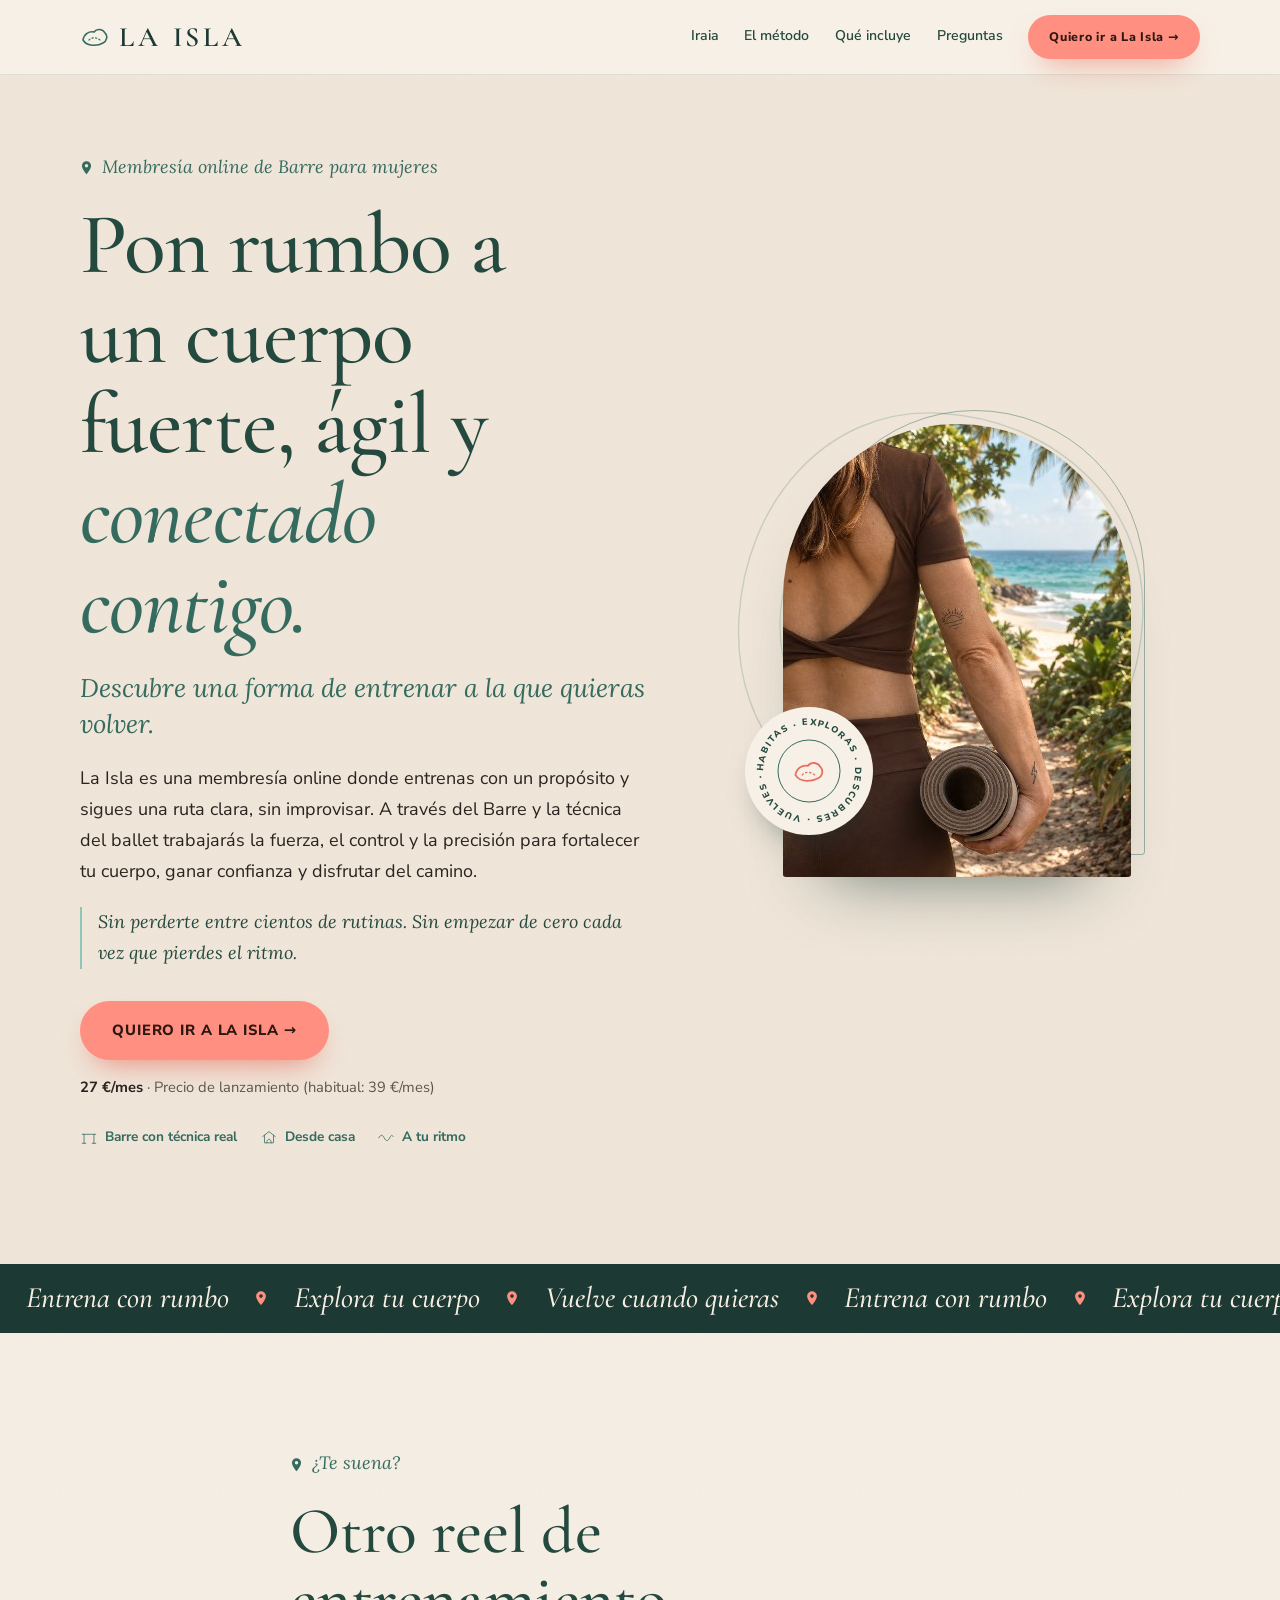
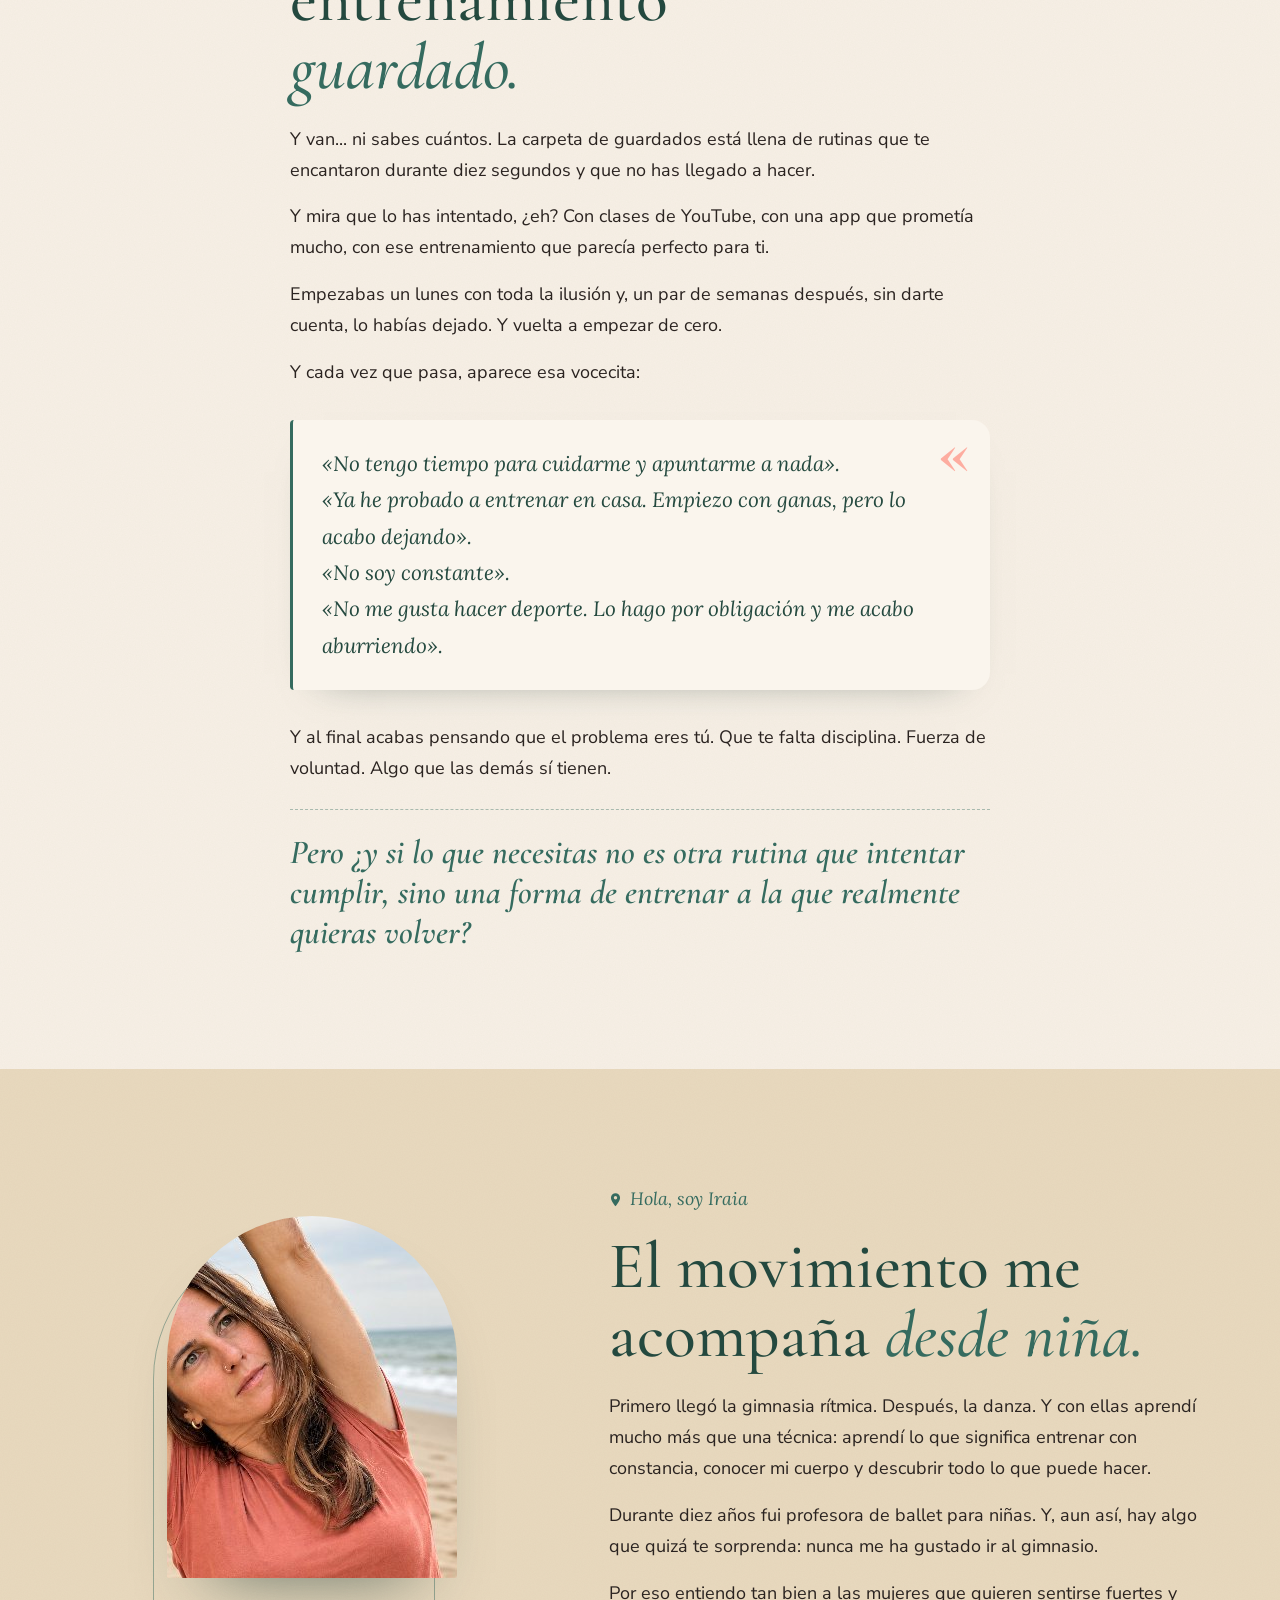
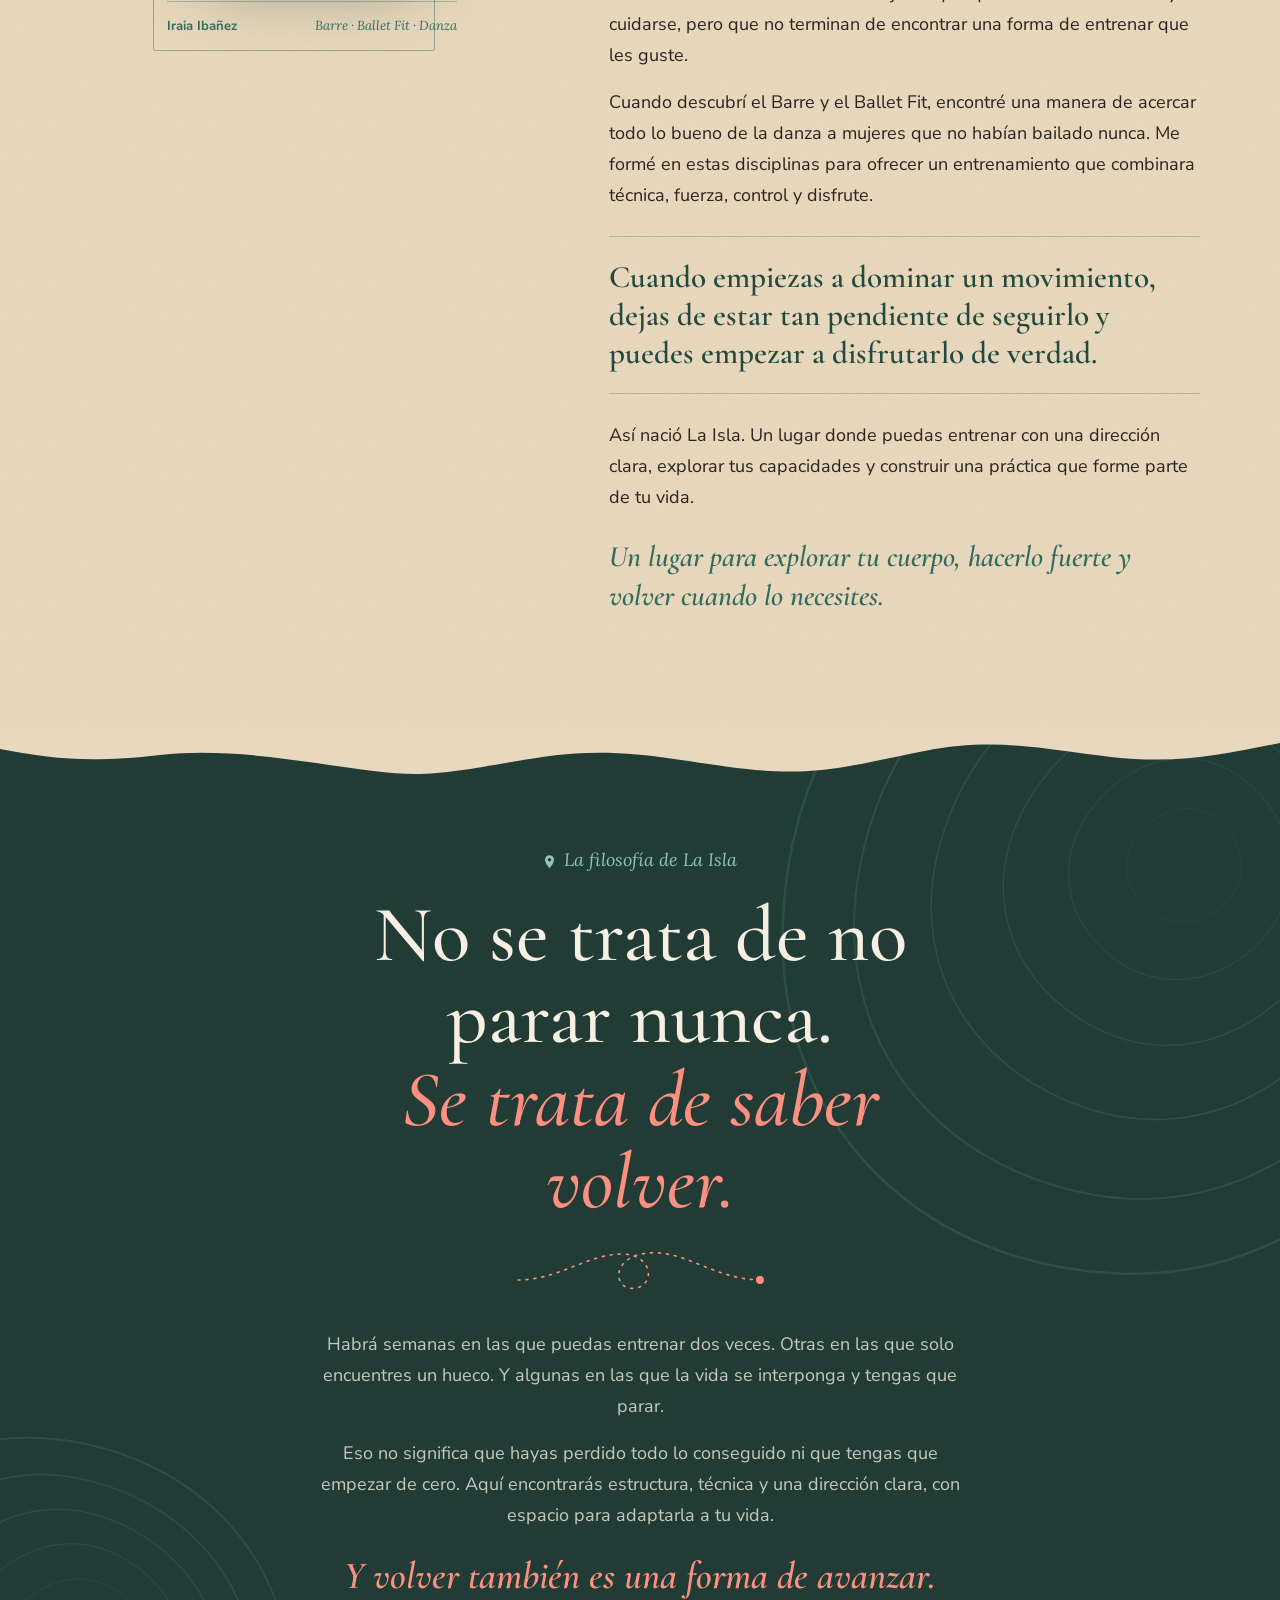
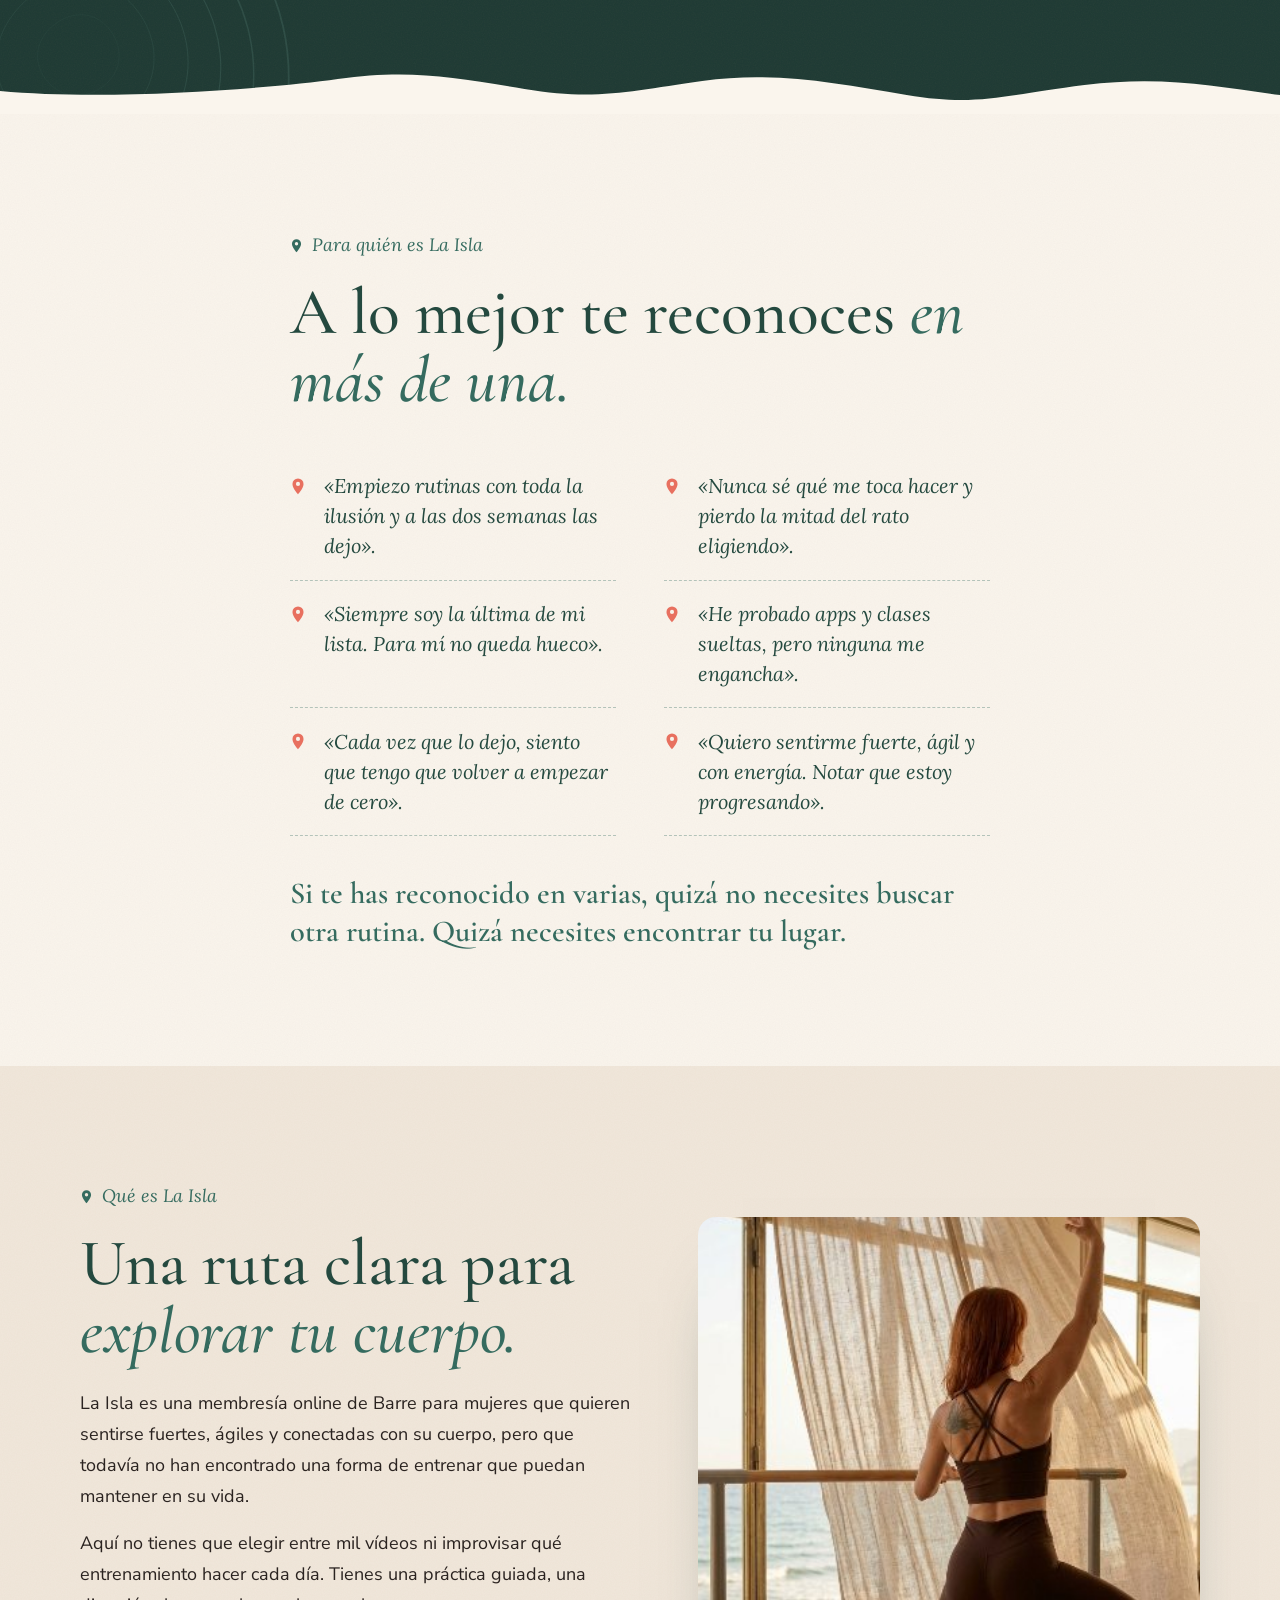
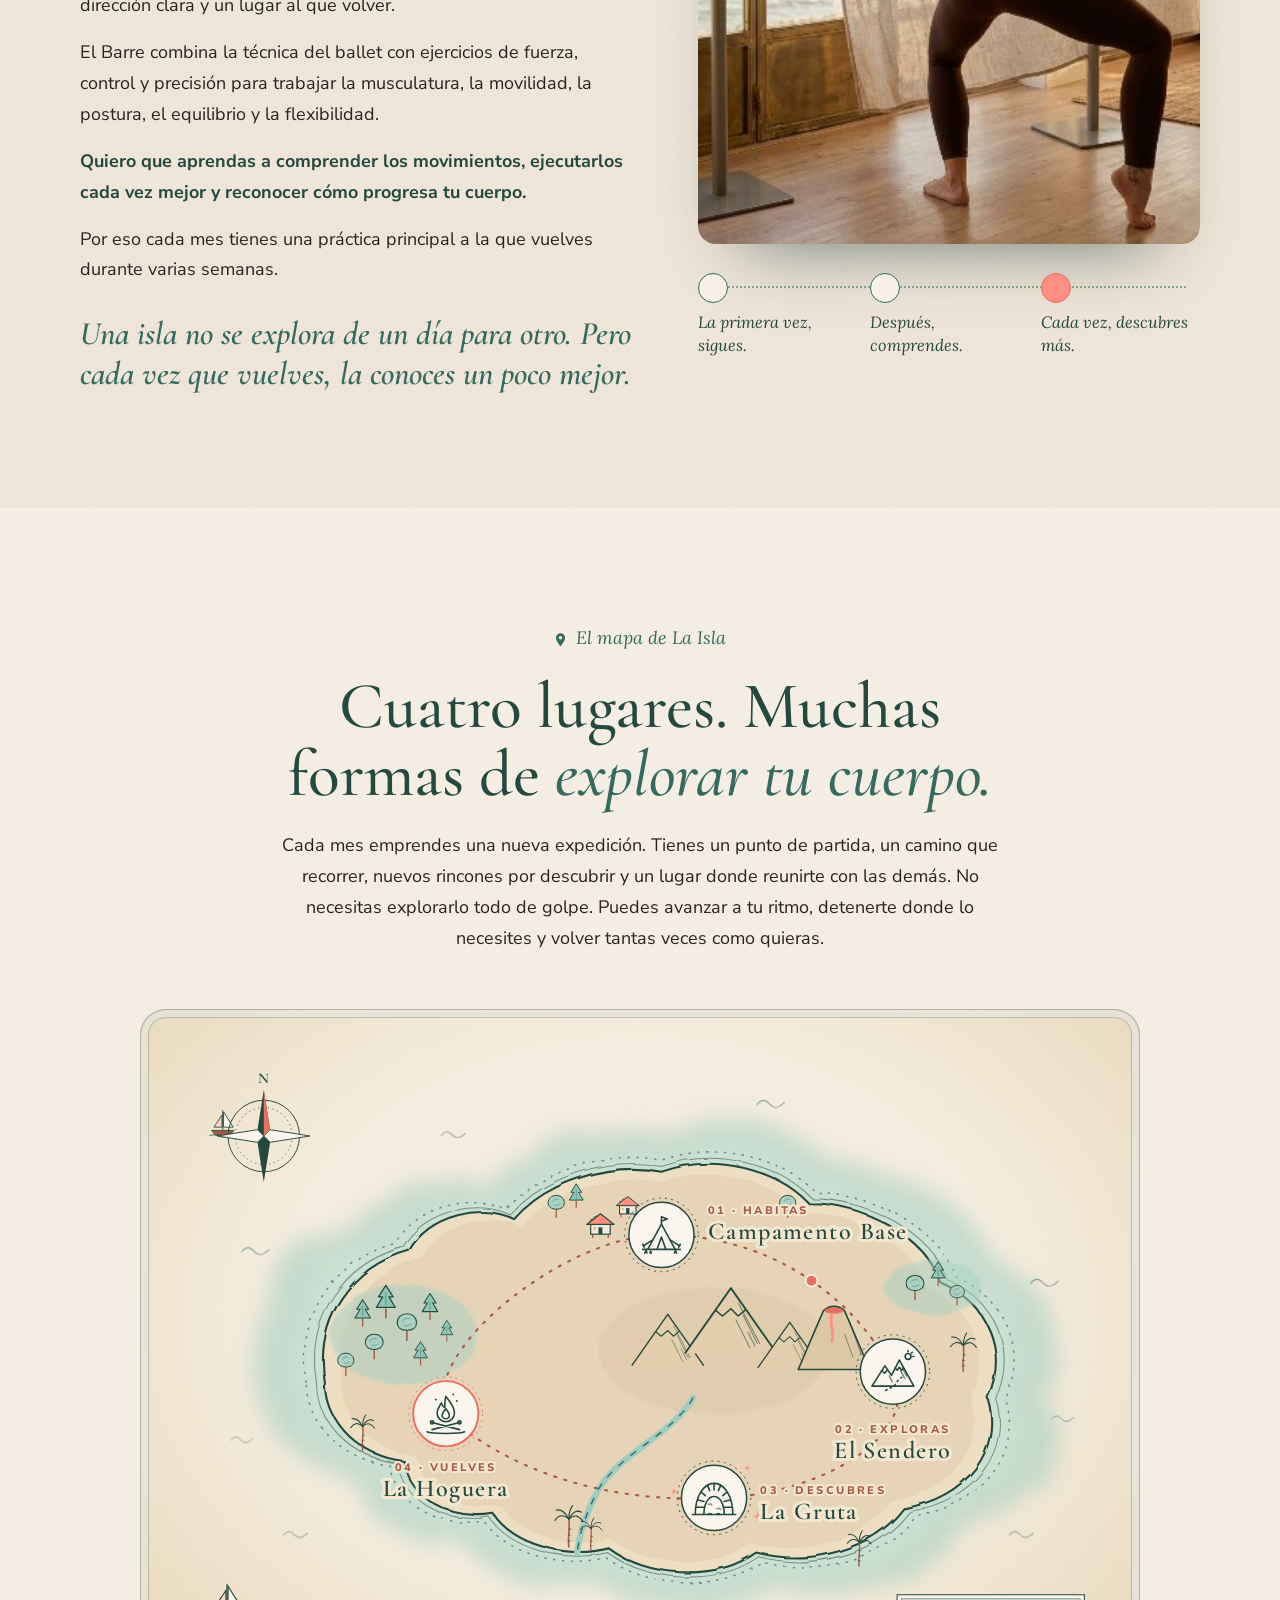
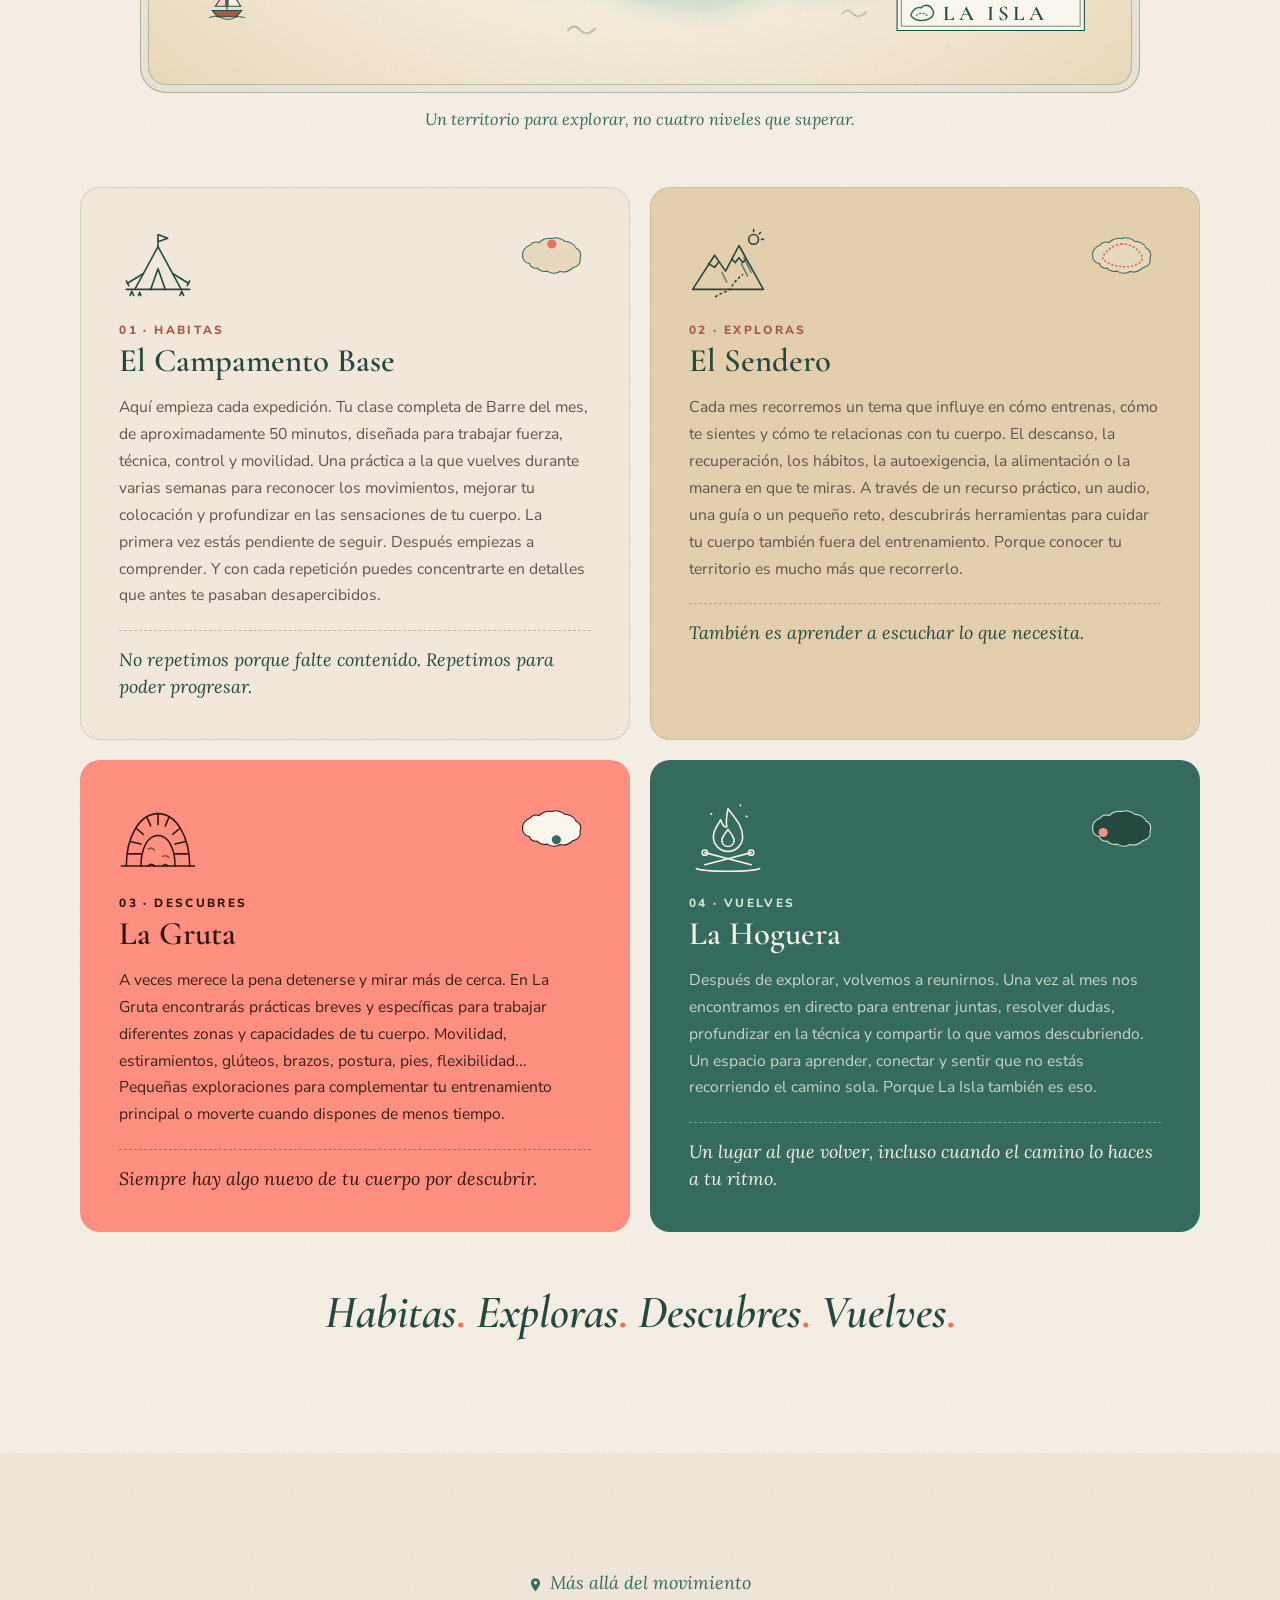
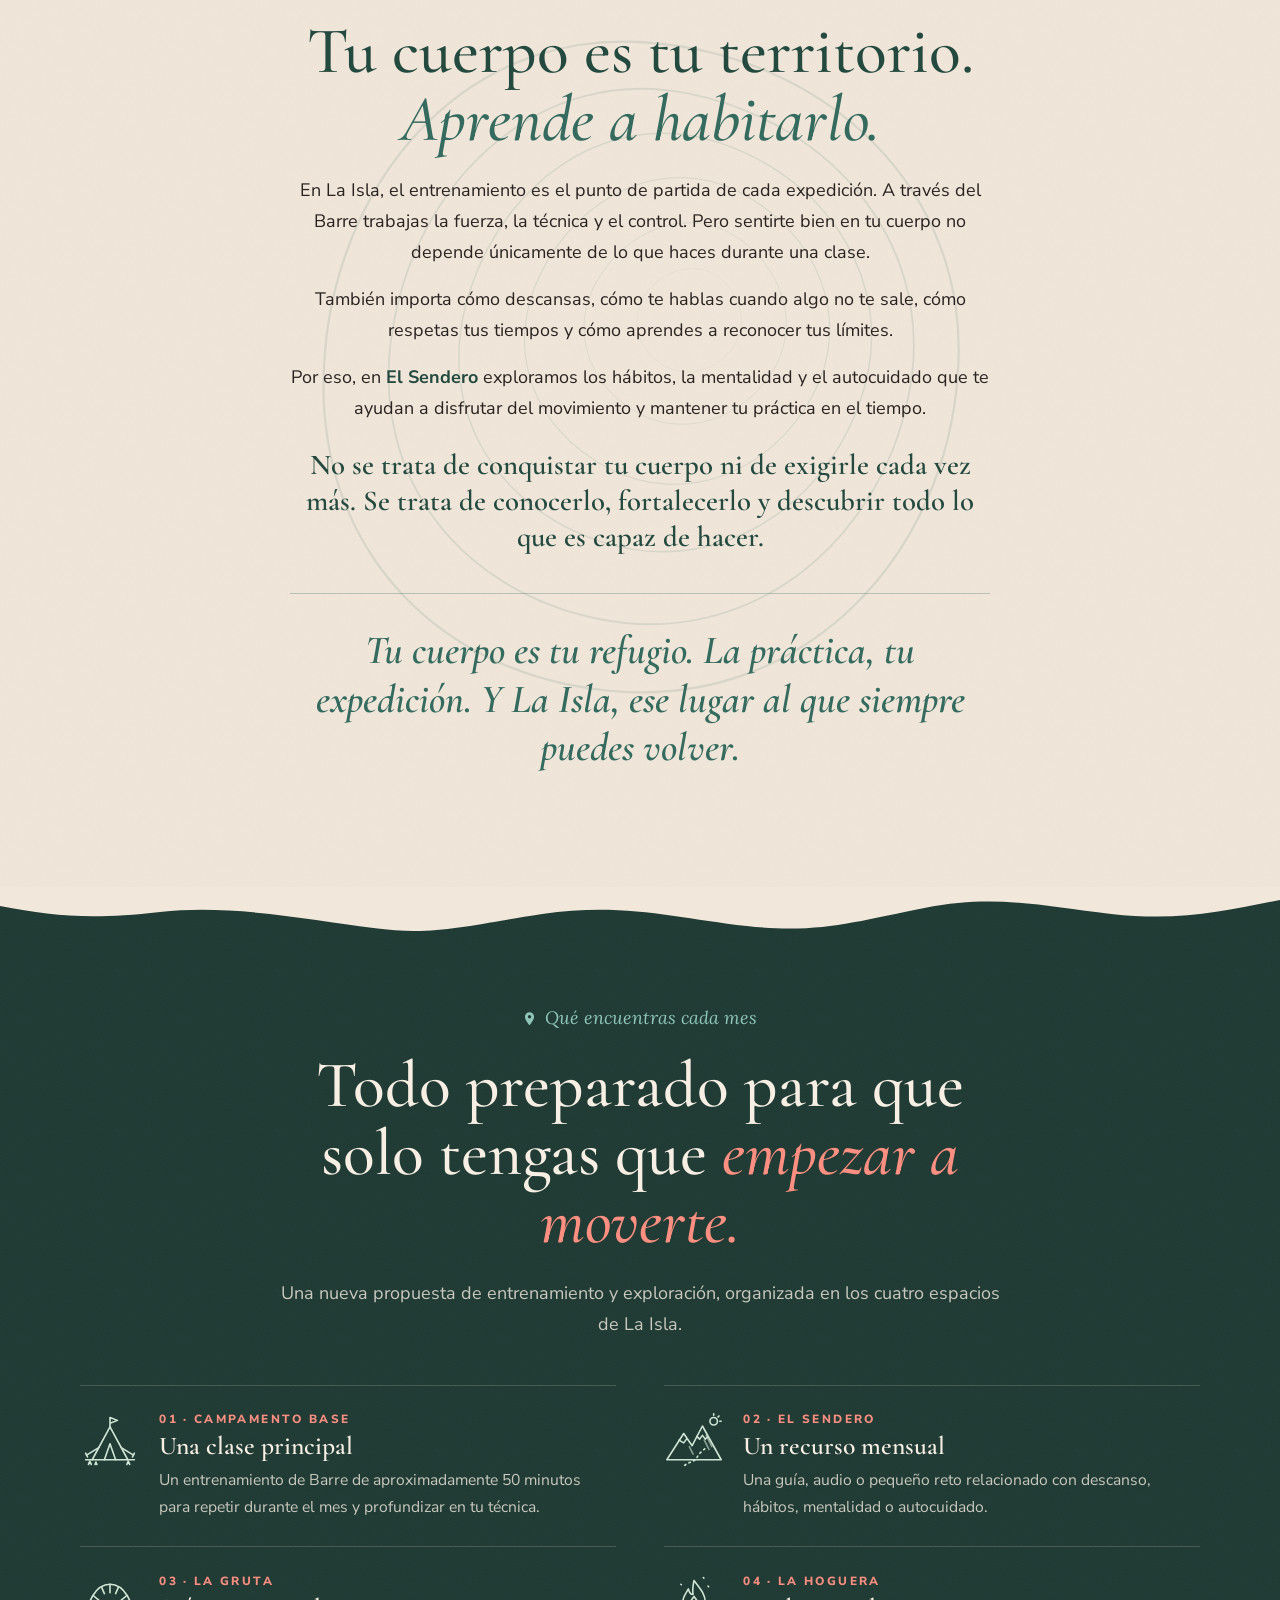
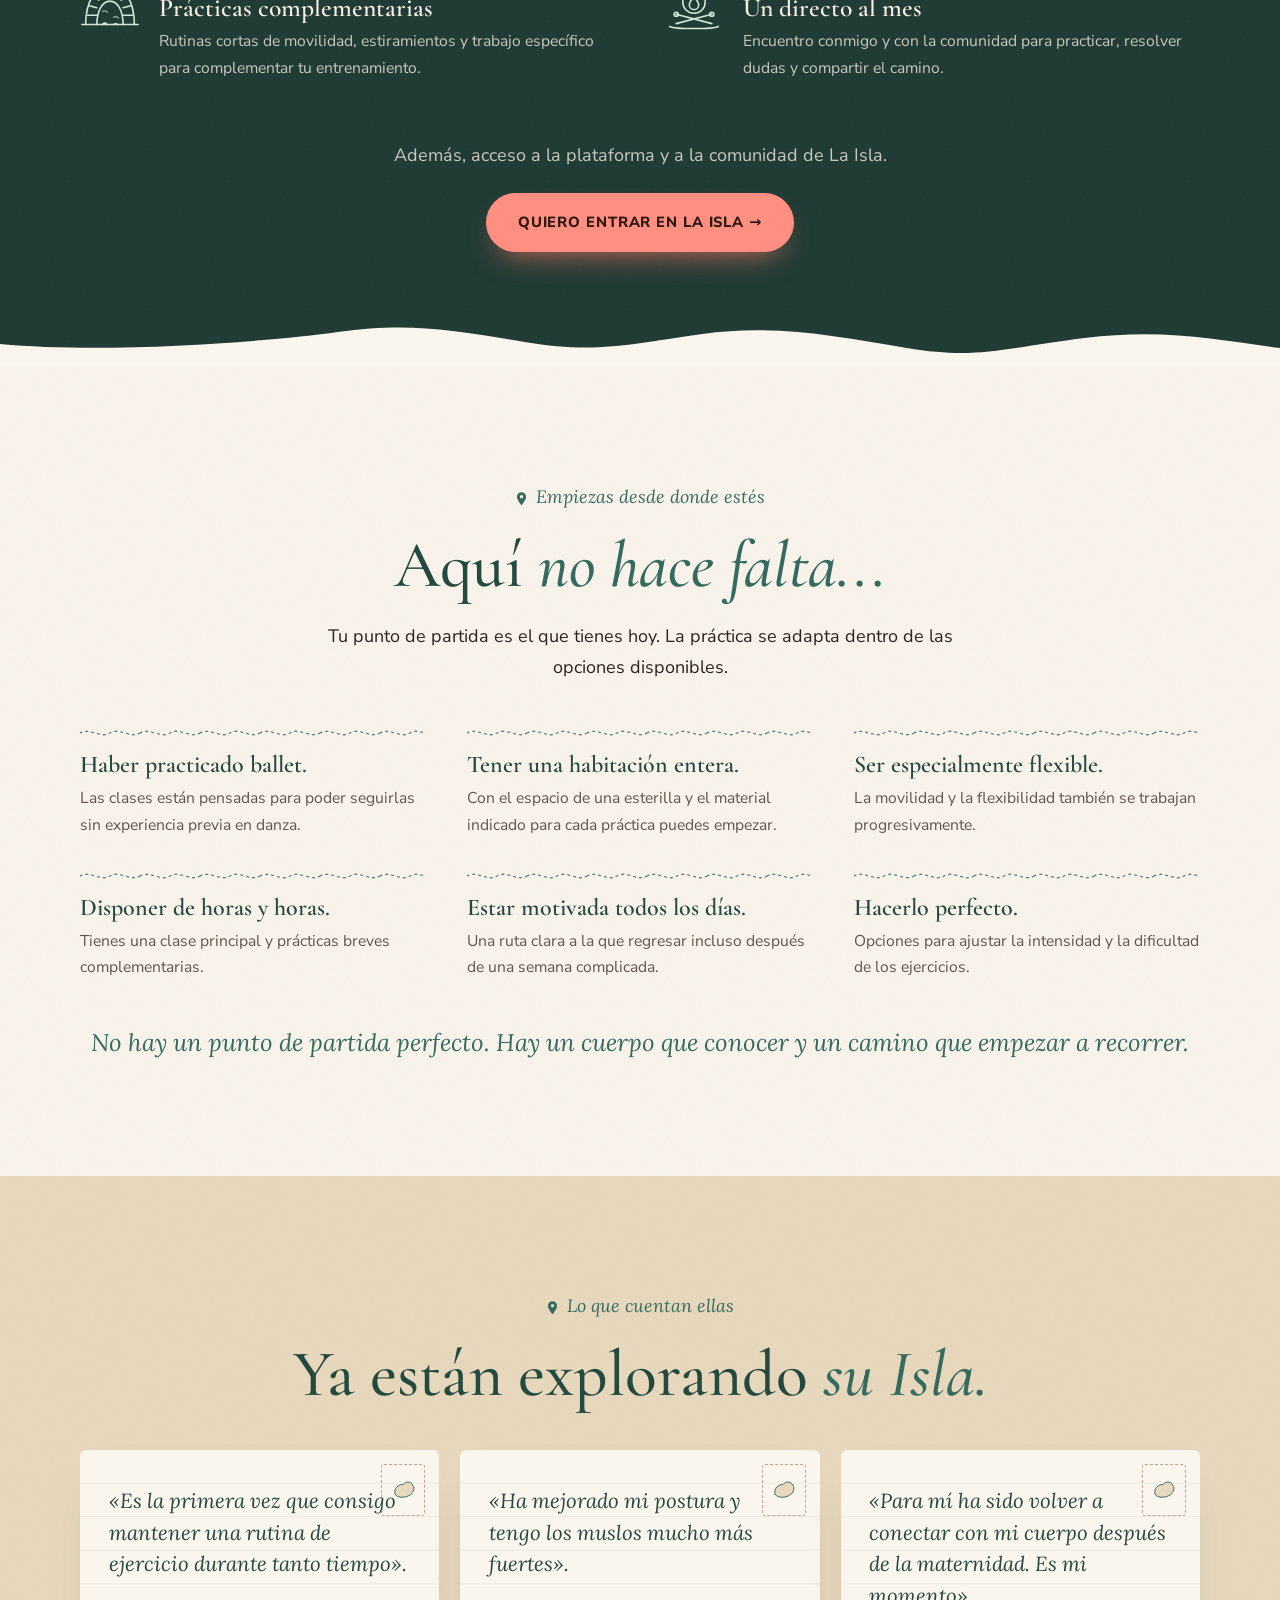
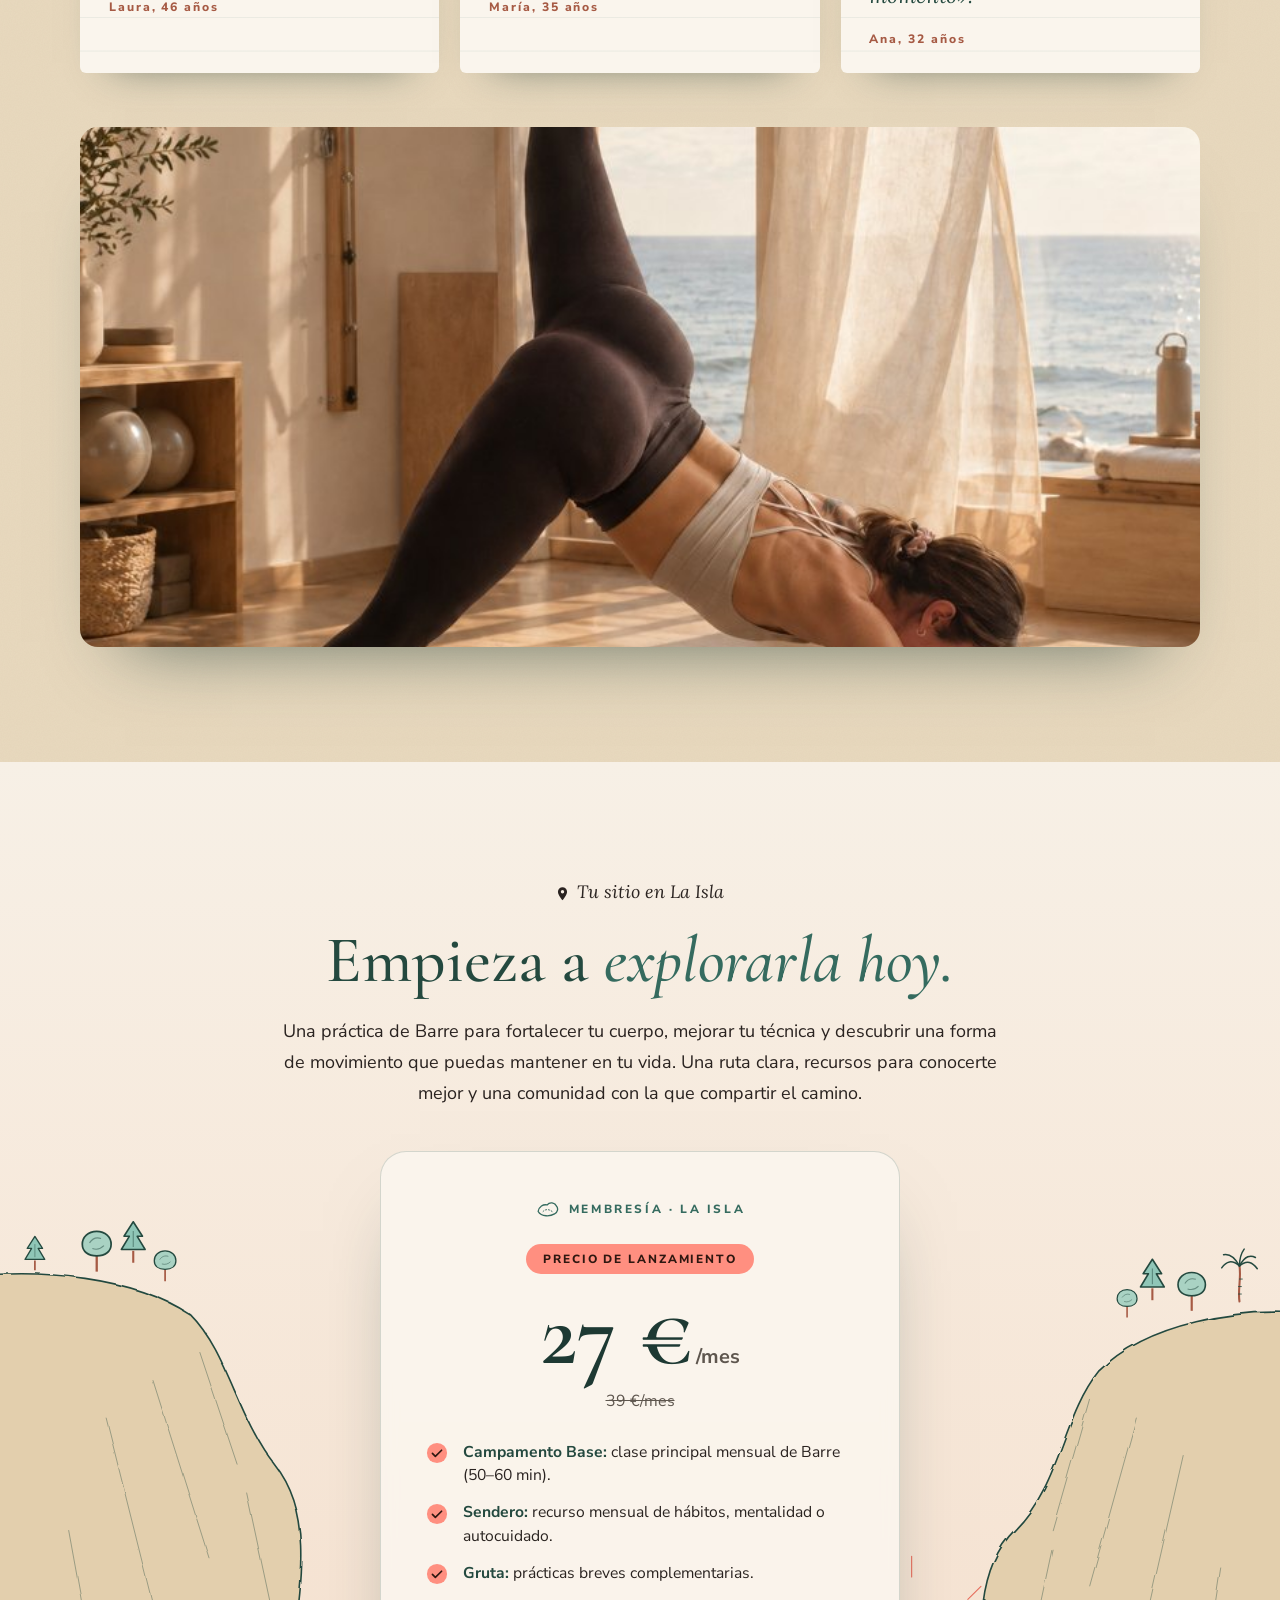
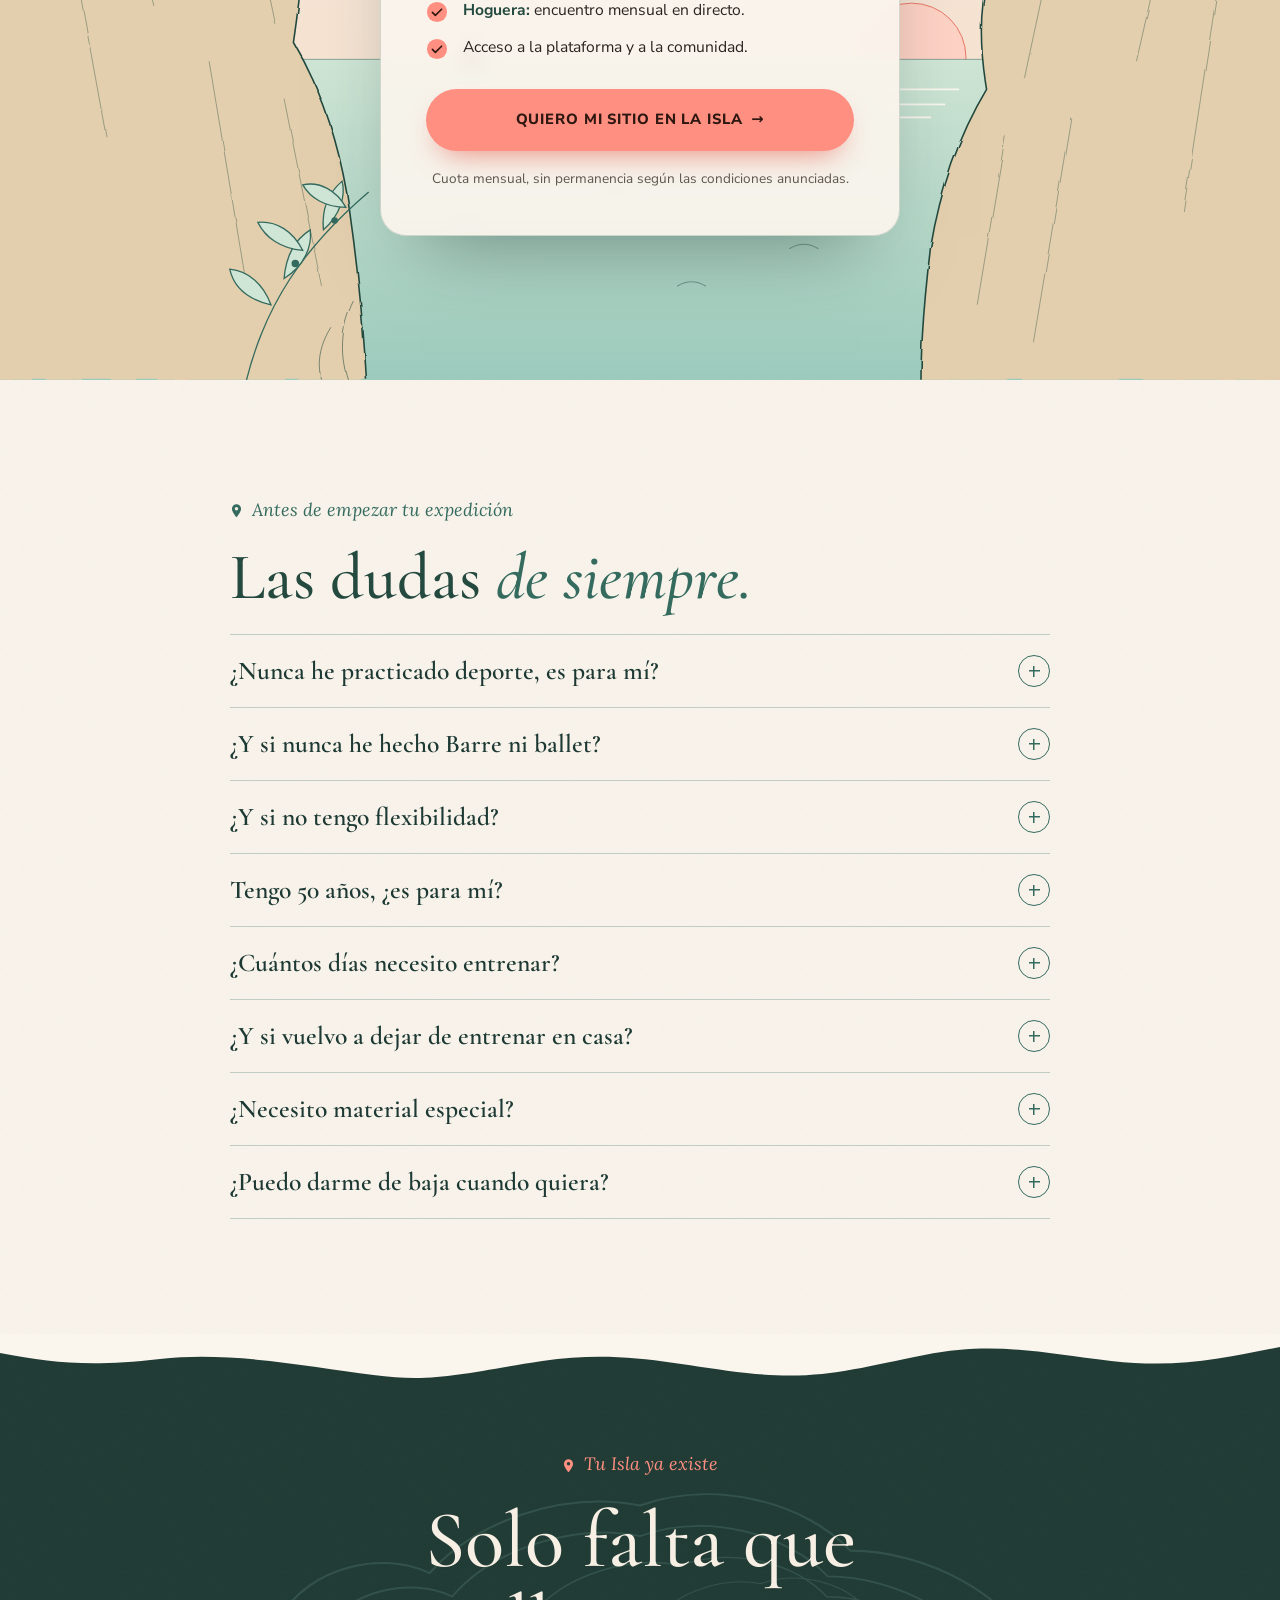
<file: v1/La Isla · Landing de Iraia Ibañez.html>
<!DOCTYPE html>
<!-- LA ISLA · Iraia Ibañez · v3 · Universo visual "Cuaderno de expedición mediterráneo"
     Copy: versión ampliada aprobada (sin cambios de texto). Fotos: las cuatro originales de Iraia.
     PENDIENTE ANTES DE PUBLICAR:
     · Checkout: el botón de la oferta apunta a #contacto y el del cierre a un mailto. Sustituir por la URL de pago (Polaris/Stripe).
     · Verificar duración y condiciones del precio promocional. -->
<html lang="es">
<head>
<meta name="robots" content="noindex,nofollow">
<meta charset="utf-8">
<meta name="viewport" content="width=device-width, initial-scale=1, viewport-fit=cover">
<title>La Isla · Iraia Ibañez</title>
<meta name="description" content="La Isla, membresía online de Barre para mujeres con Iraia Ibañez. Una ruta clara, la técnica del ballet y una práctica a la que quieras volver.">
<link rel="preconnect" href="https://fonts.googleapis.com">
<link rel="preconnect" href="https://fonts.gstatic.com" crossorigin>
<link href="https://fonts.googleapis.com/css2?family=Cormorant+Garamond:ital,wght@0,500;0,600;1,500;1,600&family=Lora:ital,wght@0,400;1,400;1,500&family=Nunito+Sans:wght@400;600;700;800&display=swap" rel="stylesheet">
<style>
:root{
  --crema:#F7F0E6; --beige:#F1E7DB; --arena:#E8D9BE; --arena-2:#DCC8A6; --lino:#FAF5ED;
  --salvia:#8FC6B7; --salvia-2:#CFE5D5;
  --verde:#356B5F; --verde-2:#24493F; --tierra:#1D3933; --tierra-2:#132C27;
  --coral:#FF8F80; --coral-2:#E8705F; --terracota:#A65A44; --btn-text:#2E1710;
  --tinta:#2A2320; --tinta-2:#5E564E;
  --claro:#F7EFE4; --claro-2:rgba(247,239,228,.78);
  --display:'Cormorant Garamond',Georgia,'Times New Roman',serif;
  --serif:'Lora',Georgia,serif;
  --sans:'Nunito Sans',system-ui,-apple-system,'Segoe UI',sans-serif;
  --papel:url("data:image/svg+xml,%3Csvg xmlns='http://www.w3.org/2000/svg' width='160' height='160'%3E%3Cfilter id='n'%3E%3CfeTurbulence type='fractalNoise' baseFrequency='.85' numOctaves='2' stitchTiles='stitch'/%3E%3CfeColorMatrix values='0 0 0 0 .4 0 0 0 0 .32 0 0 0 0 .22 0 0 0 .06 0'/%3E%3C/filter%3E%3Crect width='100%25' height='100%25' filter='url(%23n)'/%3E%3C/svg%3E");
}
*{box-sizing:border-box;margin:0;padding:0}
html{scroll-behavior:smooth;background:var(--tierra-2)}
body{background:var(--crema);color:var(--tinta);font:400 clamp(16.5px,1rem + .2vw,18px)/1.72 var(--sans);-webkit-font-smoothing:antialiased}
img{display:block;width:100%;object-fit:cover}
a{color:inherit}
a:focus-visible,summary:focus-visible{outline:2.5px solid var(--coral-2);outline-offset:4px;border-radius:6px}
p+p{margin-top:1rem}
strong{font-weight:700;color:var(--verde-2)}

.wrap{width:min(1120px,calc(100% - 44px));margin:0 auto}
.narrow{max-width:700px}
.center{text-align:center;margin-left:auto;margin-right:auto}
.section{position:relative;overflow:hidden;padding:clamp(4.5rem,9vw,7.5rem) 0;background-image:var(--papel)}
.in{position:relative;z-index:2}

/* tipografía */
h1,h2,h3{font-family:var(--display);font-weight:500;line-height:1.04;color:var(--verde-2)}
h1{font-size:clamp(3rem,1.9rem + 4.4vw,5.4rem);letter-spacing:-.01em}
h2{font-size:clamp(2.4rem,1.6rem + 3.2vw,4.1rem);margin-bottom:1.4rem}
h3{font-size:clamp(1.6rem,1.35rem + .9vw,2.05rem);font-weight:600;line-height:1.1}
h1 em,h2 em{font-style:italic;color:var(--verde)}
.eyebrow{display:inline-flex;align-items:center;gap:.55rem;font-family:var(--serif);font-style:italic;font-size:clamp(1rem,.95rem + .25vw,1.12rem);color:var(--verde);margin-bottom:1.1rem}
.eyebrow::before{content:"";width:13px;height:16px;flex:none;background:currentColor;
  -webkit-mask:url("data:image/svg+xml,%3Csvg xmlns='http://www.w3.org/2000/svg' viewBox='0 0 20 24'%3E%3Cpath d='M10 23s7-7.4 7-13A7 7 0 0 0 3 10c0 5.6 7 13 7 13zm0-10.4a2.6 2.6 0 1 1 0-5.2 2.6 2.6 0 0 1 0 5.2z'/%3E%3C/svg%3E") center/contain no-repeat;
          mask:url("data:image/svg+xml,%3Csvg xmlns='http://www.w3.org/2000/svg' viewBox='0 0 20 24'%3E%3Cpath d='M10 23s7-7.4 7-13A7 7 0 0 0 3 10c0 5.6 7 13 7 13zm0-10.4a2.6 2.6 0 1 1 0-5.2 2.6 2.6 0 0 1 0 5.2z'/%3E%3C/svg%3E") center/contain no-repeat}
.lead{font-family:var(--serif);font-style:italic;font-size:clamp(1.25rem,1.1rem + .7vw,1.6rem);line-height:1.4;color:var(--verde)}
.lead strong{font-weight:400;color:inherit}
.muted{color:var(--tinta-2)}
.nota{font-family:var(--display);font-style:italic;font-weight:600;font-size:clamp(1.5rem,1.25rem + 1vw,2.05rem);line-height:1.2;color:var(--verde)}

/* oscuro */
.oscuro{background-color:var(--tierra);color:var(--claro-2)}
.oscuro h2,.oscuro h3,.oscuro strong{color:var(--claro)}
.oscuro h2 em{color:var(--coral)}
.oscuro .eyebrow{color:var(--salvia)}

/* botón */
.btn{display:inline-flex;align-items:center;justify-content:center;gap:.55rem;text-decoration:none;font-family:var(--sans);font-weight:800;
  font-size:.92rem;letter-spacing:.06em;padding:1.05rem 2rem;border-radius:999px;color:var(--btn-text);background:var(--coral);
  box-shadow:0 14px 30px -14px rgba(232,112,95,.9);transition:transform .25s ease,background .25s ease}
.btn:hover{transform:translateY(-2px);background:#FF9C8E}
.btn:active{transform:none}

/* elementos gráficos */
.topo{position:absolute;pointer-events:none;color:var(--verde);opacity:.14;z-index:1}
.topo use{fill:none;stroke:currentColor;stroke-width:1.1}
.oscuro .topo{color:var(--salvia);opacity:.13}
.costa{position:absolute;left:0;width:100%;height:46px;z-index:3;pointer-events:none}
.costa.top{top:-1px}
.costa.bot{bottom:-1px;transform:scaleY(-1)}
.ruta-linea{display:block;margin:0 auto;width:min(420px,70%);height:28px;color:var(--verde);opacity:.55}

/* NAV */
.nav{position:relative;z-index:10;background:var(--crema);border-bottom:1px solid rgba(53,107,95,.14)}
.nav .wrap{min-height:74px;display:flex;align-items:center;justify-content:space-between;gap:1rem}
.logo{display:inline-flex;align-items:center;gap:.55rem;text-decoration:none;font:600 1.75rem/1 var(--display);letter-spacing:.14em;color:var(--tierra)}
.logo svg{width:30px;height:22px;color:var(--verde)}
.nav nav{display:flex;align-items:center;gap:1.6rem}
.nav nav a:not(.btn){font-size:.88rem;font-weight:600;text-decoration:none;color:var(--verde-2);padding:.3rem 0;border-bottom:1.5px solid transparent;transition:border-color .2s}
.nav nav a:not(.btn):hover{border-color:var(--coral)}
.nav .btn{padding:.7rem 1.3rem;font-size:.78rem}

/* HERO */
.hero{background-color:var(--beige);padding-top:clamp(3rem,6vw,5rem)}
.hero-grid{display:grid;gap:clamp(2.6rem,5vw,4.5rem);align-items:center}
@media(min-width:900px){.hero-grid{grid-template-columns:1.08fr .92fr}}
.hero h1{margin-bottom:1.3rem;max-width:12.5ch}
.hero .lead{margin-bottom:1.3rem}
.hero p:not(.lead){max-width:54ch}
.hero .sin{margin:1.3rem 0 2rem;padding-left:1rem;border-left:2px solid var(--salvia);font-family:var(--serif);font-style:italic;color:var(--verde-2)}
.precio-nota{margin-top:.9rem;font-size:.92rem;color:var(--tinta-2)}
.precio-nota strong{color:var(--tinta)}
.micro{display:flex;flex-wrap:wrap;gap:.5rem 1.4rem;margin-top:1.6rem;font-size:.85rem;font-weight:700;color:var(--verde)}
.micro span{display:inline-flex;align-items:center;gap:.45rem}
.micro svg{width:18px;height:18px}
.marco{position:relative;max-width:470px;margin-left:auto;margin-right:auto}
.marco .foto{position:relative;z-index:2;aspect-ratio:4/5.2;border-radius:999px 999px 16px 16px;overflow:hidden;box-shadow:0 40px 70px -45px rgba(29,57,51,.7)}
.marco .foto img{height:100%}
.marco .linea{position:absolute;z-index:1;inset:-14px -14px 22px 22px;border:1.3px solid var(--verde);border-radius:999px 999px 18px 18px;opacity:.45}
.marco .topo{width:150%;left:-30%;top:-14%;opacity:.2}
.sello{position:absolute;z-index:3;left:-38px;bottom:42px;width:128px;height:128px;border-radius:50%;background:var(--crema);box-shadow:0 18px 34px -20px rgba(29,57,51,.6)}
.sello svg{width:100%;height:100%}
.sello text{font:800 9px var(--sans);letter-spacing:.12em;fill:var(--verde-2)}
@media(max-width:600px){.sello{width:100px;height:100px;left:-8px;bottom:22px}}

/* MARQUEE */
.marquee{overflow:hidden;background:var(--tierra);color:var(--claro);padding:1rem 0;white-space:nowrap}
.marquee .pista{display:inline-flex;align-items:center;animation:mq 40s linear infinite}
.marquee span{font:italic 500 clamp(1.35rem,1.1rem + 1vw,1.85rem) var(--display);padding:0 1.6rem}
.marquee b{display:inline-flex;color:var(--coral)}
.marquee b svg{width:14px;height:17px}
@keyframes mq{to{transform:translateX(-50%)}}

/* HISTORIA */
.story{background-color:var(--crema)}
.story h2{max-width:13ch}
.speech{position:relative;margin:2rem 0;padding:1.6rem 1.6rem 1.6rem 1.8rem;background:var(--lino);border-radius:4px 18px 18px 4px;border-left:3px solid var(--verde);
  font:italic 400 clamp(1.1rem,1rem + .45vw,1.3rem)/1.75 var(--serif);color:var(--verde-2);box-shadow:0 18px 40px -34px rgba(29,57,51,.6)}
.speech::before{content:"«";position:absolute;right:1.2rem;top:-.4rem;font:600 4.6rem/1 var(--display);color:var(--coral);opacity:.7}
.story .cierre-q{margin-top:1.6rem;padding-top:1.4rem;border-top:1px dashed rgba(53,107,95,.4)}
.story .cierre-q strong{font-family:var(--display);font-style:italic;font-weight:600;font-size:clamp(1.55rem,1.3rem + 1vw,2.1rem);line-height:1.2;color:var(--verde)}

/* IRAIA */
.portrait{background-color:var(--arena)}
.portrait-grid{display:grid;gap:clamp(2.4rem,5vw,4.5rem);align-items:start}
@media(min-width:900px){.portrait-grid{grid-template-columns:.88fr 1.12fr}.portrait .marco{position:sticky;top:2rem}}
.portrait .marco .foto{aspect-ratio:4/5}
.portrait .marco .foto img{object-position:50% 18%}
.portrait .marco .linea{inset:22px 22px -14px -14px}
.portrait .ficha{position:relative;z-index:3;display:flex;justify-content:space-between;gap:1rem;margin-top:1.4rem;padding-top:.8rem;border-top:1px solid rgba(53,107,95,.35);font-size:.82rem;font-weight:700;color:var(--verde)}
.portrait .ficha span:last-child{font-family:var(--serif);font-style:italic;font-weight:400}
.portrait p strong{display:block;margin:1.6rem 0;padding:1.3rem 0;border-top:1px solid rgba(53,107,95,.3);border-bottom:1px solid rgba(53,107,95,.3);
  font:600 clamp(1.45rem,1.25rem + .9vw,1.95rem)/1.22 var(--display);color:var(--verde-2)}
.firma{margin-top:1.6rem;font:italic 600 clamp(1.45rem,1.25rem + .8vw,1.85rem)/1.3 var(--display);color:var(--verde)}

/* VOLVER */
.statement{text-align:center}
.statement .topo.a{width:900px;right:-300px;top:-260px}
.statement .topo.b{width:640px;left:-280px;bottom:-300px}
.statement h2{font-size:clamp(2.6rem,1.6rem + 4.2vw,5.2rem);max-width:15ch;margin-left:auto;margin-right:auto}
.statement h2 em{display:block}
.bucle{display:block;width:min(260px,60%);height:54px;margin:0 auto 1.8rem;color:var(--coral)}
.statement p{max-width:640px;margin-left:auto;margin-right:auto}
.statement p:last-child strong{display:block;margin-top:1.4rem;font:italic 600 clamp(1.6rem,1.3rem + 1.4vw,2.4rem)/1.2 var(--display);color:var(--coral)}

/* ESPEJO */
.mirror{background-color:var(--lino)}
.mirror-grid{display:grid;gap:0 3rem;margin-top:2.4rem}
@media(min-width:780px){.mirror-grid{grid-template-columns:1fr 1fr}}
.mirror-grid p{margin:0;display:grid;grid-template-columns:20px 1fr;gap:.9rem;padding:1.15rem 0;border-bottom:1px dashed rgba(53,107,95,.35);
  font:italic 400 clamp(1.08rem,1rem + .35vw,1.25rem)/1.5 var(--serif);color:var(--verde-2)}
.mirror-grid p::before{content:"";width:16px;height:20px;margin-top:.2em;background:var(--coral-2);
  -webkit-mask:url("data:image/svg+xml,%3Csvg xmlns='http://www.w3.org/2000/svg' viewBox='0 0 20 24'%3E%3Cpath d='M10 23s7-7.4 7-13A7 7 0 0 0 3 10c0 5.6 7 13 7 13zm0-10.4a2.6 2.6 0 1 1 0-5.2 2.6 2.6 0 0 1 0 5.2z'/%3E%3C/svg%3E") center/contain no-repeat;
          mask:url("data:image/svg+xml,%3Csvg xmlns='http://www.w3.org/2000/svg' viewBox='0 0 20 24'%3E%3Cpath d='M10 23s7-7.4 7-13A7 7 0 0 0 3 10c0 5.6 7 13 7 13zm0-10.4a2.6 2.6 0 1 1 0-5.2 2.6 2.6 0 0 1 0 5.2z'/%3E%3C/svg%3E") center/contain no-repeat}
.mirror .remate{margin-top:2.4rem}
.mirror .remate strong{font:600 clamp(1.45rem,1.25rem + .9vw,1.9rem)/1.22 var(--display);color:var(--verde)}

/* QUÉ ES */
.product{background-color:var(--beige)}
.product-grid{display:grid;gap:clamp(2.4rem,5vw,4.5rem);align-items:center}
@media(min-width:900px){.product-grid{grid-template-columns:1.05fr .95fr}}
.product .foto{border-radius:18px;overflow:hidden;aspect-ratio:4/5;box-shadow:0 40px 70px -45px rgba(29,57,51,.7)}
.product .foto img{height:100%;object-position:50% 40%}
.steps{position:relative;display:grid;grid-template-columns:repeat(3,1fr);gap:.8rem;margin-top:1.8rem}
.steps::before{content:"";position:absolute;left:14px;right:14px;top:13px;border-top:2px dotted var(--verde);opacity:.5}
.steps div{position:relative;padding-top:2.4rem;font:italic 400 1.02rem/1.4 var(--serif);color:var(--verde-2)}
.steps div::before{content:"";position:absolute;left:0;top:0;width:28px;height:28px;border-radius:50%;background:var(--crema);border:1.5px solid var(--verde)}
.steps div:last-child::before{background:var(--coral);border-color:var(--coral-2)}
.product .nota{margin-top:1.8rem}

/* MAPA */
.map-section{background-color:var(--crema)}
.map-section .cab{max-width:720px}
.map-art{margin:clamp(2.2rem,5vw,3.4rem) auto 0;max-width:1000px}
.map-art .lamina{position:relative;background:radial-gradient(120% 90% at 50% 40%,#E9EFE4 0%,#DCE7DC 55%,#CFDFD5 100%);border-radius:26px;padding:clamp(.6rem,2vw,1.6rem);border:1px solid rgba(53,107,95,.25);box-shadow:inset 0 0 0 8px rgba(247,240,230,.55)}
.map-art svg{display:block;width:100%;height:auto}
.m-label{font:600 26px var(--display);fill:var(--verde-2)}
.m-verb{font:800 11.5px var(--sans);letter-spacing:.2em;fill:var(--terracota)}
.map-art figcaption{margin-top:1rem;text-align:center;font:italic 1.02rem var(--serif);color:var(--verde)}
.leyenda{display:none;list-style:none;margin-top:1rem;gap:.55rem}
.leyenda li{display:flex;align-items:center;gap:.7rem;font-size:.92rem;font-weight:700;color:var(--verde-2)}
.leyenda li span{font-weight:400;font-family:var(--serif);font-style:italic;color:var(--terracota)}
.leyenda svg{width:40px;height:40px;color:var(--verde);flex:none}
@media(max-width:640px){.m-text{display:none}.leyenda{display:grid}}

.places{display:grid;gap:1.2rem;margin-top:clamp(2.6rem,5vw,3.6rem)}
@media(min-width:860px){.places{grid-template-columns:1fr 1fr}}
.place{position:relative;border-radius:20px;padding:clamp(1.6rem,3vw,2.4rem);border:1px solid rgba(53,107,95,.16);--txt:var(--tinta-2);--fuerte:var(--verde-2);--acento:var(--terracota);--linea:rgba(53,107,95,.35)}
.place .cabecera{display:flex;align-items:flex-start;justify-content:space-between;gap:1rem;margin-bottom:1.1rem}
.place .ico{width:78px;height:78px;color:var(--fuerte)}
.place .loc{width:82px;height:56px;flex:none}
.place .number{display:block;margin-bottom:.35rem;font:800 .74rem var(--sans);letter-spacing:.2em;color:var(--acento)}
.place h3{margin-bottom:.9rem;color:var(--fuerte)}
.place p{font-size:.98rem;color:var(--txt)}
.place .phrase{margin-top:1.3rem;padding-top:1rem;border-top:1px dashed var(--linea);font:italic 400 1.12rem/1.5 var(--serif);color:var(--fuerte)}
.place:nth-child(1){background:var(--beige)}
.place:nth-child(2){background:#E3CFAD}
.place:nth-child(3){background:var(--coral);border-color:transparent;--txt:#3B2019;--fuerte:#2E1710;--acento:#2E1710;--linea:rgba(46,23,16,.35)}
.place:nth-child(4){background:var(--verde);border-color:transparent;--txt:var(--claro-2);--fuerte:var(--claro);--acento:var(--salvia-2);--linea:rgba(207,229,213,.45)}
.ciclo{margin-top:clamp(2.4rem,5vw,3.4rem);text-align:center;font:italic 600 clamp(1.8rem,1.3rem + 2vw,2.9rem)/1.1 var(--display);color:var(--verde-2)}
.ciclo i{font-style:normal;color:var(--coral-2)}


/* animaciones del mapa */
.map-art .lamina{background:radial-gradient(ellipse at 50% 45%,#F7EFE0 52%,#E9D9BA 100%);background-image:var(--papel),radial-gradient(ellipse at 50% 45%,#F7EFE0 52%,#E9D9BA 100%);border-color:rgba(36,73,63,.3);box-shadow:inset 0 0 0 7px rgba(250,245,237,.7),inset 0 0 0 8px rgba(36,73,63,.25)}
.m-label{font:600 23px var(--display);letter-spacing:.06em;fill:#24493F;stroke:#F3E7D0;stroke-width:6px;paint-order:stroke;stroke-linejoin:round}
.m-verb{font:800 10.5px var(--sans);letter-spacing:.22em;fill:#A65A44;stroke:#F3E7D0;stroke-width:4px;paint-order:stroke;stroke-linejoin:round}
.o,.palma,.humo circle,.chispa,.barco,.balanceo,.latido,.llama,.rosa,.ch{transform-box:fill-box}
.o{animation:ola 6s ease-in-out infinite alternate}.o2{animation-delay:-2s}.o3{animation-delay:-4s}
@keyframes ola{from{transform:translateX(-8px);opacity:.4}to{transform:translateX(10px);opacity:1}}
.rio{animation:rio 3s linear infinite}
@keyframes rio{to{stroke-dashoffset:-30}}
.palma{transform-origin:50% 100%;animation:palma 4.5s ease-in-out infinite alternate}
.palma.p2{animation-duration:5.5s;animation-delay:-1.4s}.palma.p3{animation-duration:3.8s;animation-delay:-2.2s}
@keyframes palma{from{transform:rotate(-3deg)}to{transform:rotate(3.5deg)}}
.humo circle{fill:#FAF5ED;stroke:#24493F;stroke-width:.8;transform-origin:50% 50%;animation:humo 5.4s ease-out infinite;opacity:0}
.humo .h2{animation-delay:1.8s}.humo .h3{animation-delay:3.6s}
@keyframes humo{0%{transform:translate(0,0) scale(.6);opacity:0}15%{opacity:.95}100%{transform:translate(12px,-56px) scale(2.1);opacity:0}}
.lava{stroke-dasharray:30;animation:lava 3.2s ease-in-out infinite alternate}
@keyframes lava{from{stroke-dashoffset:30}to{stroke-dashoffset:0}}
.chispa{transform-origin:50% 50%;animation:chispa 2.6s ease-in-out infinite}
.chispa.c2{animation-delay:-.9s}.chispa.c3{animation-delay:-1.7s}
@keyframes chispa{0%,100%{transform:scale(.3);opacity:.2}50%{transform:scale(1.1);opacity:1}}
.ch{fill:#FF8F80;opacity:0;animation:brasa 2.4s ease-out infinite}.ch2{animation-delay:.8s}.ch3{animation-delay:1.6s}
@keyframes brasa{0%{transform:translate(0,0);opacity:0}20%{opacity:1}100%{transform:translate(6px,-34px);opacity:0}}
.barco{animation:barco 55s linear infinite}.barco.b2{animation-duration:75s;animation-delay:-40s}
@keyframes barco{from{transform:translateX(-80px)}to{transform:translateX(900px)}}
.balanceo{transform-origin:50% 100%;animation:balanceo 2.6s ease-in-out infinite alternate}
@keyframes balanceo{from{transform:rotate(-4deg)}to{transform:rotate(4deg) translateY(2px)}}
.latido{transform-origin:50% 50%;opacity:0;animation:latido 2.8s ease-out infinite}
@keyframes latido{0%{transform:scale(1);opacity:.5}100%{transform:scale(1.9);opacity:0}}
.llama{transform-origin:50% 90%;animation:llama 1.3s ease-in-out infinite alternate}
@keyframes llama{from{transform:scale(1,1)}to{transform:scale(1.03,1.07)}}
.rosa{transform-origin:50% 50%;animation:rosa 14s ease-in-out infinite alternate}
@keyframes rosa{from{transform:rotate(-8deg)}to{transform:rotate(8deg)}}

/* MÁS ALLÁ */
.beyond{background-color:var(--beige);text-align:center}
.beyond .topo{width:820px;left:50%;top:50%;transform:translate(-50%,-50%);opacity:.12}
.beyond .narrow{margin:0 auto}
.beyond p:nth-last-child(2) strong{display:block;margin-top:1.4rem;font:600 clamp(1.4rem,1.2rem + .8vw,1.8rem)/1.25 var(--display);color:var(--verde-2)}
.closing-line{margin-top:2.4rem!important;padding-top:2rem;border-top:1px solid rgba(53,107,95,.3);font:italic 600 clamp(1.7rem,1.3rem + 1.6vw,2.5rem)/1.22 var(--display);color:var(--verde)}

/* INCLUYE */
.included .cab{text-align:center;max-width:720px;margin:0 auto}
.included-grid{display:grid;gap:0 3rem;margin:2.8rem 0 2rem}
@media(min-width:800px){.included-grid{grid-template-columns:1fr 1fr}}
.included-grid article{display:grid;grid-template-columns:60px 1fr;gap:0 1.2rem;padding:1.6rem 0;border-top:1px solid rgba(247,239,228,.18)}
.included-grid .ico{grid-row:span 3;width:60px;height:60px;color:var(--salvia-2)}
.included-grid strong{font:800 .74rem var(--sans);letter-spacing:.2em;color:var(--coral)}
.included-grid h3{font-size:1.6rem;margin:.3rem 0 .4rem}
.included-grid p{margin:0;font-size:.98rem}
.included .center p+p{margin-top:1.4rem}

/* SIN PRESIÓN */
.reassure{background-color:var(--lino)}
.reassure .cab{text-align:center;max-width:680px;margin:0 auto}
.reassure-grid{display:grid;gap:2rem 2.6rem;margin-top:2.8rem}
@media(min-width:640px){.reassure-grid{grid-template-columns:1fr 1fr}}
@media(min-width:960px){.reassure-grid{grid-template-columns:repeat(3,1fr)}}
.reassure-grid article{position:relative;padding-top:1.5rem}
.reassure-grid article::before{content:"";position:absolute;left:0;right:0;top:0;height:10px;
  background:url("data:image/svg+xml,%3Csvg xmlns='http://www.w3.org/2000/svg' width='60' height='10'%3E%3Cpath d='M0 5c10-6 20 6 30 0s20 6 30 0' fill='none' stroke='%23356B5F' stroke-width='1.3' stroke-dasharray='2 4' stroke-linecap='round'/%3E%3C/svg%3E") repeat-x;opacity:.8}
.reassure-grid h3{font-size:1.5rem;margin-bottom:.4rem}
.reassure-grid p{font-size:.98rem;color:var(--tinta-2)}
.reassure .final{margin-top:2.8rem;text-align:center;font:italic 400 clamp(1.2rem,1.05rem + .6vw,1.5rem)/1.45 var(--serif);color:var(--verde)}

/* TESTIMONIOS · postales */
.testimonials{background-color:var(--arena)}
.testimonials .cab{text-align:center}
.quotes{display:grid;gap:1.3rem;margin-top:2.6rem}
@media(min-width:860px){.quotes{grid-template-columns:repeat(3,1fr)}}
.quotes blockquote{position:relative;background:var(--lino);border-radius:6px;padding:2.2rem 1.8rem 1.6rem;font:italic 400 clamp(1.1rem,1rem + .4vw,1.28rem)/1.55 var(--serif);color:var(--verde-2);
  box-shadow:0 22px 40px -32px rgba(29,57,51,.7);background-image:linear-gradient(transparent calc(100% - 1px),rgba(53,107,95,.08) 0);background-size:100% 2.1rem}
.quotes blockquote::after{content:"";position:absolute;top:14px;right:14px;width:42px;height:50px;border:1.5px dashed rgba(166,90,68,.55);border-radius:3px;
  background:url("data:image/svg+xml,%3Csvg xmlns='http://www.w3.org/2000/svg' viewBox='0 0 42 50'%3E%3Cpath d='M10 30c-2-7 4-12 10-12 3-4 9-4 12 1 3 4 0 11-5 13-5 3-15 3-17-2z' fill='%23E8D9BE' stroke='%23356B5F' stroke-width='1.2'/%3E%3C/svg%3E") center/80% no-repeat}
.quotes cite{display:block;margin-top:1.2rem;font:800 .76rem var(--sans);letter-spacing:.16em;font-style:normal;color:var(--terracota)}
.testi-foto{margin-top:clamp(2.4rem,5vw,3.4rem);border-radius:18px;overflow:hidden;aspect-ratio:16/9;max-height:520px;width:100%;box-shadow:0 40px 70px -45px rgba(29,57,51,.7)}
.testi-foto img{height:100%;object-position:50% 45%}

/* OFERTA · checkout sobre paisaje */
.offer{background:#F3E8D8;padding-bottom:clamp(6rem,12vw,9rem)}
.offer .paisaje{position:absolute;inset:0;width:100%;height:100%;z-index:0}
.offer .cab{text-align:center;max-width:720px;margin:0 auto}
.offer .cab p{color:var(--tinta)}
.checkout{position:relative;max-width:520px;margin:2.6rem auto 0;text-align:center;background:rgba(250,245,237,.93);-webkit-backdrop-filter:blur(8px);backdrop-filter:blur(8px);
  border:1px solid rgba(36,73,63,.18);border-radius:26px;padding:clamp(1.9rem,4.5vw,2.8rem);box-shadow:0 40px 80px -40px rgba(29,57,51,.55)}
.checkout .tipo{display:inline-flex;align-items:center;gap:.5rem;font:800 .74rem var(--sans);letter-spacing:.22em;color:var(--verde)}
.checkout .tipo svg{width:26px;height:18px}
.checkout .pill{display:inline-block;margin-top:1rem;padding:.45rem 1.1rem;border-radius:999px;background:var(--coral);color:var(--btn-text);font:800 .74rem var(--sans);letter-spacing:.16em;text-transform:uppercase}
.checkout .price{margin-top:.9rem;font:600 clamp(4.4rem,3rem + 4vw,5.8rem)/1 var(--display);color:var(--tierra)}
.checkout .price small{font:700 1.25rem var(--sans);color:var(--tinta-2);margin-left:.15rem}
.checkout .habitual{margin-top:.4rem;font-size:1rem;color:var(--tinta-2)}
.checkout ul{list-style:none;text-align:left;margin:1.6rem 0 1.8rem;display:grid;gap:.85rem}
.checkout li{display:grid;grid-template-columns:24px 1fr;gap:.8rem;align-items:start;font-size:.98rem;line-height:1.5}
.checkout li svg{width:22px;height:22px;margin-top:.1em}
.checkout .btn{width:100%;padding:1.15rem 1.4rem}
.fine{margin-top:1rem;font-size:.85rem;color:var(--tinta-2)}
.rama{transform-box:fill-box;transform-origin:0% 100%;animation:rama 6s ease-in-out infinite alternate}
@keyframes rama{from{transform:rotate(-2deg)}to{transform:rotate(2.5deg)}}
.barco.b3{animation-duration:90s;animation-delay:-20s}
.mar-of{animation:ola 5s ease-in-out infinite alternate}
.reflejo{animation:brillo 3s ease-in-out infinite alternate}
@keyframes brillo{from{opacity:.25}to{opacity:1}}
@media(max-width:700px){.offer .paisaje{opacity:.75}}
@media(max-width:520px){.checkout .btn{letter-spacing:.02em;font-size:.84rem;padding:1.1rem 1rem}}

/* FAQ */
.faq{background-color:var(--lino)}
.faq .wrap{max-width:820px}
.faq details{border-bottom:1px solid rgba(53,107,95,.28)}
.faq details:first-of-type{border-top:1px solid rgba(53,107,95,.28)}
.faq summary{cursor:pointer;list-style:none;display:flex;justify-content:space-between;align-items:center;gap:1.2rem;padding:1.25rem 0;font:600 clamp(1.3rem,1.15rem + .6vw,1.6rem)/1.2 var(--display);color:var(--tierra)}
.faq summary::-webkit-details-marker{display:none}
.faq summary::after{content:"";flex:none;width:30px;height:30px;border-radius:50%;border:1.3px solid var(--verde);
  background:linear-gradient(var(--verde),var(--verde)) center/11px 1.5px no-repeat,linear-gradient(var(--verde),var(--verde)) center/1.5px 11px no-repeat;transition:transform .3s ease}
.faq details[open] summary::after{transform:rotate(45deg);border-color:var(--coral-2)}
.faq details p{padding:0 0 1.4rem;max-width:64ch;color:var(--tinta-2)}

/* CIERRE */
.closing{text-align:center}
.closing .isla-fondo{position:absolute;left:50%;top:50%;width:min(1100px,150%);transform:translate(-50%,-48%);opacity:.16;color:var(--salvia);z-index:1}
.closing .eyebrow{color:var(--coral)}
.closing h2{font-size:clamp(2.7rem,1.7rem + 4.2vw,5.2rem);max-width:15ch;margin:0 auto 1.6rem}
.closing p{max-width:680px;margin-left:auto;margin-right:auto}
.closing .manif{margin:2rem auto;font:italic 500 clamp(1.4rem,1.2rem + .9vw,1.9rem)/1.3 var(--display);color:var(--claro)}
.closing .aviso{display:block}

/* FOOTER */
footer{background:var(--tierra-2);color:var(--claro-2);text-align:center;padding:3.2rem 22px 6rem}
footer .logo{color:var(--claro)}
footer .logo svg{color:var(--salvia)}
footer p{font-size:.82rem;margin-top:.7rem}
footer .lema{font:italic 500 1.45rem var(--display);color:var(--salvia)}

/* STICKY */
.sticky{position:fixed;left:50%;bottom:calc(18px + env(safe-area-inset-bottom,0px));z-index:50;transform:translate(-50%,140%);opacity:0;pointer-events:none;transition:transform .45s cubic-bezier(.16,1,.3,1),opacity .3s}
.sticky.show{transform:translate(-50%,0);opacity:1;pointer-events:auto}
.sticky .btn{white-space:nowrap;box-shadow:0 0 0 3px #F7F0E6,0 18px 38px -14px rgba(19,44,39,.6)}

@media(max-width:820px){.nav nav a:not(.btn){display:none}}
@media(max-width:520px){.nav .btn{font-size:.7rem;padding:.65rem 1rem}.logo{font-size:1.45rem}.steps{grid-template-columns:1fr;gap:0}.steps::before{display:none}.steps div{padding:.2rem 0 .9rem 2.6rem}.steps div::before{width:22px;height:22px}}
@media(prefers-reduced-motion:reduce){*,*::before,*::after{animation:none!important;transition:none!important}html{scroll-behavior:auto}}
</style>
</head>
<body>

<!-- Sistema gráfico: relieve, isla, iconos de los cuatro espacios, pin -->
<svg width="0" height="0" style="position:absolute" aria-hidden="true">
  <defs>
    <path id="anillo" d="M200 40C290 45 362 112 355 202C349 290 282 362 192 357C104 352 40 288 46 196C51 110 112 35 200 40Z"/>
    <symbol id="topo" viewBox="0 0 400 400">
      <use href="#anillo"/>
      <use href="#anillo" transform="translate(205 195) rotate(8) scale(.82) translate(-200 -200)"/>
      <use href="#anillo" transform="translate(212 188) rotate(15) scale(.64) translate(-200 -200)"/>
      <use href="#anillo" transform="translate(218 182) rotate(24) scale(.47) translate(-200 -200)"/>
      <use href="#anillo" transform="translate(222 178) rotate(32) scale(.31) translate(-200 -200)"/>
      <use href="#anillo" transform="translate(224 176) rotate(40) scale(.16) translate(-200 -200)"/>
    </symbol>
    <path id="isla" d="M150 330C140 270 175 220 230 205C250 170 300 160 330 175C360 140 420 120 470 130C520 112 580 128 610 160C660 160 720 190 735 235C780 255 800 300 780 345C795 395 760 440 700 450C670 490 610 505 560 492C520 520 455 515 420 488C380 498 330 485 310 455C270 462 230 440 225 405C185 400 150 370 150 330Z"/>
    <symbol id="marca" viewBox="0 0 30 22"><path d="M3 14c1-6 6-9 11-8 3-4 9-3 11 1 3 3 2 8-2 10-5 3-16 4-20-3z" fill="none" stroke="currentColor" stroke-width="1.6"/><path d="M9 14c3-3 7-3 11 0" fill="none" stroke="currentColor" stroke-width="1.2" stroke-dasharray="1.2 2.4" stroke-linecap="round"/></symbol>
    <symbol id="check" viewBox="0 0 24 24"><circle cx="12" cy="12" r="11" fill="#FF8F80"/><path d="M7 12.5l3.2 3.2L17 9" fill="none" stroke="#2E1710" stroke-width="1.8" stroke-linecap="round" stroke-linejoin="round"/></symbol>
    <symbol id="destello" viewBox="-6 -6 12 12" overflow="visible"><path d="M0-6C.6-1.2 1.2-.6 6 0 1.2.6.6 1.2 0 6-.6 1.2-1.2.6-6 0-1.2-.6-.6-1.2 0-6z" fill="#FF8F80"/></symbol>
    <symbol id="pin" viewBox="0 0 20 24"><path d="M10 23s7-7.4 7-13A7 7 0 0 0 3 10c0 5.6 7 13 7 13zm0-10.4a2.6 2.6 0 1 1 0-5.2 2.6 2.6 0 0 1 0 5.2z" fill="currentColor"/></symbol>
    <symbol id="i-campamento" viewBox="0 0 64 64"><g fill="none" stroke="currentColor" stroke-width="1.6" stroke-linecap="round" stroke-linejoin="round" vector-effect="non-scaling-stroke"><path vector-effect="non-scaling-stroke" d="M6 52h52"/><path vector-effect="non-scaling-stroke" d="M13 52L32 17l19 35"/><path vector-effect="non-scaling-stroke" d="M26 52l6-17 6 17"/><path vector-effect="non-scaling-stroke" d="M32 17V7l8 3-8 3"/><path vector-effect="non-scaling-stroke" d="M20 39L7 47M44 39l13 8"/><path vector-effect="non-scaling-stroke" d="M6 45l2 4M58 45l-2 4"/><path vector-effect="non-scaling-stroke" d="M9 57l1.5-3.5L12 57M50 57l1.5-3.5L53 57M16 57l1-2.5 1 2.5"/></g></symbol>
    <symbol id="i-sendero" viewBox="0 0 64 64"><g fill="none" stroke="currentColor" stroke-width="1.6" stroke-linecap="round" stroke-linejoin="round"><path vector-effect="non-scaling-stroke" d="M3 52L21 24l9 13 11-21 20 36z"/><path vector-effect="non-scaling-stroke" d="M16 31l5 3 3-4M35 27l3 3 3-4 3 4 2-2"/><path vector-effect="non-scaling-stroke" d="M45 26l6 12M43 31l5 10M27 38l4 8" opacity=".6"/><path vector-effect="non-scaling-stroke" d="M22 58c5-4 11-4 13-8s6-8 9-10" stroke-dasharray="1.5 3.5"/><circle vector-effect="non-scaling-stroke" cx="53" cy="11" r="4"/><path vector-effect="non-scaling-stroke" d="M53 3v1.5M61 11h-1.5M58.7 5.3l-1 1"/></g></symbol>
    <symbol id="i-gruta" viewBox="0 0 64 64"><g fill="none" stroke="currentColor" stroke-width="1.6" stroke-linecap="round" stroke-linejoin="round"><path vector-effect="non-scaling-stroke" d="M2 55h60"/><path vector-effect="non-scaling-stroke" d="M6 55C6 31 17 12 32 12s26 19 26 43"/><path vector-effect="non-scaling-stroke" d="M18 55c0-15 6-25 14-25s14 10 14 25"/><path vector-effect="non-scaling-stroke" d="M10 35l8 2M8 45h10M14 24l6 5M54 35l-8 2M56 45H46M50 24l-6 5M32 12v9M23 15l3 7M41 15l-3 7"/><path vector-effect="non-scaling-stroke" d="M24 41c2-1 4-1 5 1M36 47c2-1 4 0 5 1" opacity=".55"/><path vector-effect="non-scaling-stroke" d="M24 55c1-2 4-2 5 0M36 55c1-1.6 3-1.6 4 0"/></g></symbol>
    <symbol id="i-hoguera" viewBox="0 0 64 64"><g fill="none" stroke="currentColor" stroke-width="1.6" stroke-linecap="round" stroke-linejoin="round"><path vector-effect="non-scaling-stroke" d="M32 8c6 8 12 14 12 23a12 12 0 0 1-24 0c0-6 4-10 6-14 1 4 3 6 5 6-1-6 0-10 1-15z"/><path vector-effect="non-scaling-stroke" d="M32 25c3 4 5 6 5 9a5 5 0 0 1-10 0c0-3 2-5 5-9z"/><path vector-effect="non-scaling-stroke" d="M13 54l38-10M13 44l38 10"/><circle vector-effect="non-scaling-stroke" cx="13" cy="44" r="2.2"/><circle vector-effect="non-scaling-stroke" cx="51" cy="44" r="2.2"/><path vector-effect="non-scaling-stroke" d="M6 57c6 3 46 3 52 0"/><path vector-effect="non-scaling-stroke" d="M18 12l.5.5M47 14l.5.5M42 5l.5.5"/></g></symbol>
    <symbol id="i-barra" viewBox="0 0 40 40"><g fill="none" stroke="currentColor" stroke-width="1.7" stroke-linecap="round"><path d="M5 14h30M9 14v20M31 14v20M5 34h8M27 34h8"/></g></symbol>
    <symbol id="i-casa" viewBox="0 0 40 40"><g fill="none" stroke="currentColor" stroke-width="1.7" stroke-linecap="round" stroke-linejoin="round"><path d="M6 19L20 8l14 11"/><path d="M10 16v17h20V16"/><path d="M15 33c0-5 2.5-8 5-8s5 3 5 8"/></g></symbol>
    <symbol id="i-ritmo" viewBox="0 0 40 40"><g fill="none" stroke="currentColor" stroke-width="1.7" stroke-linecap="round"><path d="M4 22c4-8 8-8 12 0s8 8 12 0 6-6 8-3"/></g></symbol>
    <symbol id="i-comunidad" viewBox="0 0 40 40"><g fill="none" stroke="currentColor" stroke-width="1.7" stroke-linecap="round"><circle cx="14" cy="15" r="4.5"/><circle cx="26" cy="15" r="4.5"/><path d="M5 32c1-6 5-9 9-9s8 3 9 9M17 32c1-6 5-9 9-9s8 3 9 9"/></g></symbol>
    <!-- localizador: mini isla para las fichas de cada espacio -->
    <symbol id="loc-base" viewBox="0 0 82 56"><use href="#isla" transform="scale(.1) translate(-90 -60)" fill="#E8D9BE" stroke="#356B5F" stroke-width="16"/></symbol>
  </defs>
</svg>

<header class="nav">
  <div class="wrap">
    <a class="logo" href="#inicio"><svg aria-hidden="true"><use href="#marca"/></svg>LA ISLA</a>
    <nav aria-label="Navegación">
      <a href="#iraia">Iraia</a><a href="#mapa">El método</a><a href="#incluye">Qué incluye</a><a href="#faq">Preguntas</a>
      <a class="btn" href="#oferta">Quiero ir a La Isla →</a>
    </nav>
  </div>
</header>

<main>

<!-- HERO -->
<section class="section hero" id="inicio">
  <div class="wrap hero-grid in">
    <div>
      <p class="eyebrow">Membresía online de Barre para mujeres</p>
      <h1>Pon rumbo a un cuerpo fuerte, ágil y <em>conectado contigo.</em></h1>
      <p class="lead"><strong>Descubre una forma de entrenar a la que quieras volver.</strong></p>
      <p>La Isla es una membresía online donde entrenas con un propósito y sigues una ruta clara, sin improvisar. A través del Barre y la técnica del ballet trabajarás la fuerza, el control y la precisión para fortalecer tu cuerpo, ganar confianza y disfrutar del camino.</p>
      <p class="sin">Sin perderte entre cientos de rutinas. Sin empezar de cero cada vez que pierdes el ritmo.</p>
      <a class="btn" href="#oferta">QUIERO IR A LA ISLA →</a>
      <p class="precio-nota"><strong>27 €/mes</strong> · Precio de lanzamiento (habitual: 39 €/mes)</p>
      <div class="micro">
        <span><svg aria-hidden="true"><use href="#i-barra"/></svg>Barre con técnica real</span>
        <span><svg aria-hidden="true"><use href="#i-casa"/></svg>Desde casa</span>
        <span><svg aria-hidden="true"><use href="#i-ritmo"/></svg>A tu ritmo</span>
      </div>
    </div>
    <div class="marco">
      <svg class="topo" viewBox="0 0 400 400" aria-hidden="true"><use href="#topo"/></svg>
      <span class="linea" aria-hidden="true"></span>
      <div class="foto"><img alt="Entrenamiento Barre en La Isla" data-foto="hero" src="https://assets.cdn.filesafe.space/U0COlZxzbxKZEOV1jhRE/media/6ac7b9ccbbad531ac83313fa.png"></div>
      <div class="sello" aria-hidden="true">
        <svg viewBox="0 0 128 128">
          <defs><path id="circ" d="M64 64m-46 0a46 46 0 1 1 92 0a46 46 0 1 1-92 0"/></defs>
          <text><textPath href="#circ" startOffset="0" textLength="286" lengthAdjust="spacing">HABITAS · EXPLORAS · DESCUBRES · VUELVES ·</textPath></text>
          <circle cx="64" cy="64" r="31" fill="none" stroke="#356B5F" stroke-width="1"/>
          <use href="#marca" x="47" y="52" width="34" height="25" style="color:#E8705F"/>
        </svg>
      </div>
    </div>
  </div>
</section>

<div aria-hidden="true" class="marquee">
  <div class="pista">
    <span>Entrena con rumbo</span><b><svg><use href="#pin"/></svg></b><span>Explora tu cuerpo</span><b><svg><use href="#pin"/></svg></b><span>Vuelve cuando quieras</span><b><svg><use href="#pin"/></svg></b>
    <span>Entrena con rumbo</span><b><svg><use href="#pin"/></svg></b><span>Explora tu cuerpo</span><b><svg><use href="#pin"/></svg></b><span>Vuelve cuando quieras</span><b><svg><use href="#pin"/></svg></b>
    <span>Entrena con rumbo</span><b><svg><use href="#pin"/></svg></b><span>Explora tu cuerpo</span><b><svg><use href="#pin"/></svg></b><span>Vuelve cuando quieras</span><b><svg><use href="#pin"/></svg></b>
    <span>Entrena con rumbo</span><b><svg><use href="#pin"/></svg></b><span>Explora tu cuerpo</span><b><svg><use href="#pin"/></svg></b><span>Vuelve cuando quieras</span><b><svg><use href="#pin"/></svg></b>
  </div>
</div>

<!-- HISTORIA -->
<section class="section story">
  <div class="wrap narrow in">
    <p class="eyebrow">¿Te suena?</p>
    <h2>Otro reel de entrenamiento <em>guardado.</em></h2>
    <p>Y van... ni sabes cuántos. La carpeta de guardados está llena de rutinas que te encantaron durante diez segundos y que no has llegado a hacer.</p>
    <p>Y mira que lo has intentado, ¿eh? Con clases de YouTube, con una app que prometía mucho, con ese entrenamiento que parecía perfecto para ti.</p>
    <p>Empezabas un lunes con toda la ilusión y, un par de semanas después, sin darte cuenta, lo habías dejado. Y vuelta a empezar de cero.</p>
    <p>Y cada vez que pasa, aparece esa vocecita:</p>
    <div class="speech">«No tengo tiempo para cuidarme y apuntarme a nada».<br>«Ya he probado a entrenar en casa. Empiezo con ganas, pero lo acabo dejando».<br>«No soy constante».<br>«No me gusta hacer deporte. Lo hago por obligación y me acabo aburriendo».</div>
    <p>Y al final acabas pensando que el problema eres tú. Que te falta disciplina. Fuerza de voluntad. Algo que las demás sí tienen.</p>
    <p class="cierre-q"><strong>Pero ¿y si lo que necesitas no es otra rutina que intentar cumplir, sino una forma de entrenar a la que realmente quieras volver?</strong></p>
  </div>
</section>

<!-- IRAIA -->
<section class="section portrait" id="iraia">
  <div class="wrap portrait-grid in">
    <div class="marco">
      <span class="linea" aria-hidden="true"></span>
      <div class="foto"><img alt="Iraia Ibañez, creadora de La Isla" data-foto="retrato" src="https://assets.cdn.filesafe.space/U0COlZxzbxKZEOV1jhRE/media/6ac8c8d9c478ac5535676c94.png"></div>
      <p class="ficha"><span>Iraia Ibañez</span><span>Barre · Ballet Fit · Danza</span></p>
    </div>
    <div class="narrow">
      <p class="eyebrow">Hola, soy Iraia</p>
      <h2>El movimiento me acompaña <em>desde niña.</em></h2>
      <p>Primero llegó la gimnasia rítmica. Después, la danza. Y con ellas aprendí mucho más que una técnica: aprendí lo que significa entrenar con constancia, conocer mi cuerpo y descubrir todo lo que puede hacer.</p>
      <p>Durante diez años fui profesora de ballet para niñas. Y, aun así, hay algo que quizá te sorprenda: nunca me ha gustado ir al gimnasio.</p>
      <p>Por eso entiendo tan bien a las mujeres que quieren sentirse fuertes y cuidarse, pero que no terminan de encontrar una forma de entrenar que les guste.</p>
      <p>Cuando descubrí el Barre y el Ballet Fit, encontré una manera de acercar todo lo bueno de la danza a mujeres que no habían bailado nunca. Me formé en estas disciplinas para ofrecer un entrenamiento que combinara técnica, fuerza, control y disfrute.</p>
      <p><strong>Cuando empiezas a dominar un movimiento, dejas de estar tan pendiente de seguirlo y puedes empezar a disfrutarlo de verdad.</strong></p>
      <p>Así nació La Isla. Un lugar donde puedas entrenar con una dirección clara, explorar tus capacidades y construir una práctica que forme parte de tu vida.</p>
      <p class="firma">Un lugar para explorar tu cuerpo, hacerlo fuerte y volver cuando lo necesites.</p>
    </div>
  </div>
</section>

<!-- FILOSOFÍA -->
<section class="section statement oscuro">
  <svg class="costa top" viewBox="0 0 1440 46" preserveAspectRatio="none" aria-hidden="true"><path d="M0 0h1440v14c-60 10-110 22-190 14s-130-20-210-6-120 26-200 18-140-24-230-12-120 22-190 14S260 18 180 26 60 30 0 20z" fill="#E8D9BE"/></svg>
  <svg class="topo a" viewBox="0 0 400 400" aria-hidden="true"><use href="#topo"/></svg>
  <svg class="topo b" viewBox="0 0 400 400" aria-hidden="true"><use href="#topo"/></svg>
  <div class="wrap in">
    <p class="eyebrow">La filosofía de La Isla</p>
    <h2>No se trata de no parar nunca. <em>Se trata de saber volver.</em></h2>
    <svg class="bucle" viewBox="0 0 260 54" aria-hidden="true"><path d="M8 34c40 0 70-26 104-26 30 0 34 30 14 34-22 4-26-28 6-34 40-8 70 26 120 26" fill="none" stroke="currentColor" stroke-width="1.6" stroke-dasharray="2 6" stroke-linecap="round"/><circle cx="250" cy="34" r="4" fill="currentColor"/></svg>
    <p>Habrá semanas en las que puedas entrenar dos veces. Otras en las que solo encuentres un hueco. Y algunas en las que la vida se interponga y tengas que parar.</p>
    <p>Eso no significa que hayas perdido todo lo conseguido ni que tengas que empezar de cero. Aquí encontrarás estructura, técnica y una dirección clara, con espacio para adaptarla a tu vida.</p>
    <p><strong>Y volver también es una forma de avanzar.</strong></p>
  </div>
  <svg class="costa bot" viewBox="0 0 1440 46" preserveAspectRatio="none" aria-hidden="true"><path d="M0 0h1440v20c-70 8-130 20-220 10s-120-22-200-10-150 24-230 14-120-20-200-8-130 20-210 10S120 14 0 24z" fill="#FAF5ED"/></svg>
</section>

<!-- PARA QUIÉN -->
<section class="section mirror">
  <div class="wrap narrow in">
    <p class="eyebrow">Para quién es La Isla</p>
    <h2>A lo mejor te reconoces <em>en más de una.</em></h2>
    <div class="mirror-grid">
      <p>«Empiezo rutinas con toda la ilusión y a las dos semanas las dejo».</p>
      <p>«Nunca sé qué me toca hacer y pierdo la mitad del rato eligiendo».</p>
      <p>«Siempre soy la última de mi lista. Para mí no queda hueco».</p>
      <p>«He probado apps y clases sueltas, pero ninguna me engancha».</p>
      <p>«Cada vez que lo dejo, siento que tengo que volver a empezar de cero».</p>
      <p>«Quiero sentirme fuerte, ágil y con energía. Notar que estoy progresando».</p>
    </div>
    <p class="remate"><strong>Si te has reconocido en varias, quizá no necesites buscar otra rutina. Quizá necesites encontrar tu lugar.</strong></p>
  </div>
</section>

<!-- QUÉ ES -->
<section class="section product">
  <div class="wrap product-grid in">
    <div>
      <p class="eyebrow">Qué es La Isla</p>
      <h2>Una ruta clara para <em>explorar tu cuerpo.</em></h2>
      <p>La Isla es una membresía online de Barre para mujeres que quieren sentirse fuertes, ágiles y conectadas con su cuerpo, pero que todavía no han encontrado una forma de entrenar que puedan mantener en su vida.</p>
      <p>Aquí no tienes que elegir entre mil vídeos ni improvisar qué entrenamiento hacer cada día. Tienes una práctica guiada, una dirección clara y un lugar al que volver.</p>
      <p>El Barre combina la técnica del ballet con ejercicios de fuerza, control y precisión para trabajar la musculatura, la movilidad, la postura, el equilibrio y la flexibilidad.</p>
      <p><strong>Quiero que aprendas a comprender los movimientos, ejecutarlos cada vez mejor y reconocer cómo progresa tu cuerpo.</strong></p>
      <p>Por eso cada mes tienes una práctica principal a la que vuelves durante varias semanas.</p>
      <p class="nota">Una isla no se explora de un día para otro. Pero cada vez que vuelves, la conoces un poco mejor.</p>
    </div>
    <div>
      <div class="foto"><img alt="Plataforma de entrenamiento de La Isla" data-foto="barra" src="https://assets.cdn.filesafe.space/U0COlZxzbxKZEOV1jhRE/media/6ac8cc02bbad531ac84ff0d7.jpg"></div>
      <div class="steps"><div>La primera vez, sigues.</div><div>Después, comprendes.</div><div>Cada vez, descubres más.</div></div>
    </div>
  </div>
</section>

<!-- MAPA -->
<section class="section map-section" id="mapa">
  <div class="wrap in">
    <div class="cab center">
      <p class="eyebrow">El mapa de La Isla</p>
      <h2>Cuatro lugares. Muchas formas de <em>explorar tu cuerpo.</em></h2>
      <p>Cada mes emprendes una nueva expedición. Tienes un punto de partida, un camino que recorrer, nuevos rincones por descubrir y un lugar donde reunirte con las demás. No necesitas explorarlo todo de golpe. Puedes avanzar a tu ritmo, detenerte donde lo necesites y volver tantas veces como quieras.</p>
    </div>

    <figure class="map-art">
      <div class="lamina">
        <svg viewBox="0 0 900 600" role="img" aria-label="Mapa ilustrado de La Isla con Campamento Base, El Sendero, La Gruta y La Hoguera unidos por un camino circular">
          <defs>
            <path id="ruta" d="M470 190C570 190 650 245 690 320C720 385 610 440 520 440C430 445 330 420 265 360C240 300 380 190 470 190Z"/>
            <filter id="tinta" x="-5%" y="-5%" width="110%" height="110%"><feTurbulence type="fractalNoise" baseFrequency=".035" numOctaves="2" seed="4"/><feDisplacementMap in="SourceGraphic" scale="4"/></filter>
            <filter id="acuarela" x="-20%" y="-20%" width="140%" height="140%"><feTurbulence type="fractalNoise" baseFrequency=".02" numOctaves="3" seed="9"/><feDisplacementMap in="SourceGraphic" scale="22"/><feGaussianBlur stdDeviation="9"/></filter>
            <filter id="mancha" x="-20%" y="-20%" width="140%" height="140%"><feTurbulence type="fractalNoise" baseFrequency=".05" numOctaves="2" seed="2"/><feDisplacementMap in="SourceGraphic" scale="6"/><feGaussianBlur stdDeviation="1.2"/></filter>
            <symbol id="pico" viewBox="0 0 80 60" overflow="visible"><path d="M2 58L40 4l38 54z" fill="#E3CFAD"/><path d="M2 58L40 4l38 54" fill="none" stroke="#24493F" stroke-width="1.5" stroke-linejoin="round"/><path d="M27 22l6 5 7-6 6 6 6-5" fill="none" stroke="#24493F" stroke-width="1.2"/><path d="M46 16l18 34M50 26l12 24M44 30l12 24M54 40l6 12" stroke="#24493F" stroke-width=".9" opacity=".55"/></symbol>
            <symbol id="abeto" viewBox="0 0 24 34" overflow="visible"><path d="M12 33V24" stroke="#A65A44" stroke-width="1.6"/><path d="M12 2l7 11h-4l6 10H3l6-10H5z" fill="#8FC6B7" stroke="#24493F" stroke-width="1.2" stroke-linejoin="round"/><path d="M12 9v12" stroke="#24493F" stroke-width=".8" opacity=".5"/></symbol>
            <symbol id="copa" viewBox="0 0 26 32" overflow="visible"><path d="M13 31V19" stroke="#A65A44" stroke-width="1.6"/><path d="M13 3c6 0 10 4 10 9 0 5-4 8-10 8S3 17 3 12s4-9 10-9z" fill="#A9D2C3" stroke="#24493F" stroke-width="1.2"/><path d="M8 11c2-3 5-4 8-3M10 15c3 1 6 0 8-2" fill="none" stroke="#24493F" stroke-width=".8" opacity=".5"/></symbol>
            <symbol id="palma" viewBox="0 0 40 60" overflow="visible"><g stroke-linecap="round" fill="none"><path d="M20 58C18 46 22 33 20 20" stroke="#A65A44" stroke-width="2.2"/><path d="M19 50h3M19 42h3M20 34h3" stroke="#24493F" stroke-width=".9"/><g stroke="#24493F" stroke-width="1.6"><path d="M20 20C12 13 6 15 1 22"/><path d="M20 20C14 9 8 7 3 8"/><path d="M20 20C26 9 32 8 37 11"/><path d="M20 20C28 13 34 16 39 23"/><path d="M20 20C20 12 22 6 25 2"/></g></g></symbol>
            <symbol id="cabana" viewBox="0 0 30 28" overflow="visible"><path d="M7 27v-4M23 27v-4" stroke="#A65A44" stroke-width="1.4"/><rect x="5" y="12" width="20" height="11" fill="#F1E7DB" stroke="#24493F" stroke-width="1.2"/><path d="M1 13L15 2l14 11z" fill="#FF8F80" stroke="#24493F" stroke-width="1.2" stroke-linejoin="round"/><path d="M4 9l3-2M8 6l3-2" stroke="#24493F" stroke-width=".8"/><rect x="13" y="16" width="4" height="7" fill="#24493F"/><circle class="ventana" cx="9" cy="17" r="1.6" fill="#F2C35B"/></symbol>
            <symbol id="velero" viewBox="0 0 34 34" overflow="visible"><path d="M17 2v24" stroke="#24493F" stroke-width="1.2"/><path d="M18 4l12 19H18z" fill="#FAF5ED" stroke="#24493F" stroke-width="1.1"/><path d="M16 8L6 23h10z" fill="#FFD3CB" stroke="#24493F" stroke-width="1.1"/><path d="M3 27h28l-5 6H8z" fill="#A65A44" stroke="#24493F" stroke-width="1"/><path d="M0 34c4-2 8-2 12 0s8 2 12 0 6-1 10 0" fill="none" stroke="#24493F" stroke-width=".9"/></symbol>
            <symbol id="ola" viewBox="0 0 30 8" overflow="visible"><path d="M1 6c4-5 8-5 12 0 4 4 8 4 14-2" fill="none" stroke="#356B5F" stroke-width="1.1" stroke-linecap="round"/></symbol>
          </defs>

          <!-- mar en acuarela -->
          <use href="#isla" transform="translate(470 330) scale(1.2) translate(-470 -330)" fill="#9FCDBF" opacity=".55" filter="url(#acuarela)"/>
          <use href="#isla" transform="translate(470 330) scale(1.07) translate(-470 -330)" fill="#CFE5D5" opacity=".7" filter="url(#acuarela)"/>
          <g class="olas" opacity=".55">
            <use class="o o1" href="#ola" x="70" y="200" width="30" height="8"/><use class="o o2" href="#ola" x="110" y="470" width="26" height="7"/>
            <use class="o o3" href="#ola" x="820" y="230" width="30" height="8"/><use class="o o1" href="#ola" x="800" y="470" width="26" height="7"/>
            <use class="o o2" href="#ola" x="380" y="560" width="30" height="8"/><use class="o o3" href="#ola" x="640" y="545" width="28" height="7"/>
            <use class="o o1" href="#ola" x="560" y="60" width="30" height="8"/><use class="o o2" href="#ola" x="260" y="90" width="26" height="7"/>
            <use class="o o3" href="#ola" x="60" y="380" width="24" height="7"/><use class="o o1" href="#ola" x="840" y="360" width="24" height="7"/>
          </g>

          <!-- isla dibujada a tinta -->
          <g filter="url(#tinta)">
            <use href="#isla" fill="#EEDFC3"/>
            <use href="#isla" transform="translate(470 320) scale(.95) translate(-470 -320)" fill="#E6D3B3" opacity=".8"/>
            <use href="#isla" fill="none" stroke="#24493F" stroke-width="2"/>
            <use href="#isla" transform="translate(470 330) scale(1.025) translate(-470 -330)" fill="none" stroke="#24493F" stroke-width="1" opacity=".5"/>
            <use href="#isla" transform="translate(470 330) scale(1.055) translate(-470 -330)" fill="none" stroke="#24493F" stroke-width="1.4" stroke-dasharray="1 7" stroke-linecap="round" opacity=".55"/>
          </g>
          <!-- manchas de color sobre la tierra -->
          <g filter="url(#mancha)" opacity=".55">
            <ellipse cx="225" cy="285" rx="70" ry="48" fill="#A9D2C3"/>
            <ellipse cx="728" cy="240" rx="46" ry="26" fill="#A9D2C3"/>
            <ellipse cx="520" cy="300" rx="110" ry="60" fill="#DCC8A6"/>
          </g>

          <!-- río que baja de las montañas -->
          <path d="M500 345C480 380 430 398 410 432C398 455 392 474 390 492" fill="none" stroke="#9FCDBF" stroke-width="6" stroke-linecap="round"/>
          <path class="rio" d="M500 345C480 380 430 398 410 432C398 455 392 474 390 492" fill="none" stroke="#356B5F" stroke-width="1.3" stroke-dasharray="6 9" stroke-linecap="round"/>

          <!-- cordillera y volcán -->
          <use href="#pico" x="440" y="262" width="72" height="54"/>
          <use href="#pico" x="490" y="236" width="92" height="69"/>
          <use href="#pico" x="560" y="270" width="64" height="48"/>
          <g class="volcan">
            <g class="humo"><circle class="h1" cx="634" cy="256" r="6"/><circle class="h2" cx="634" cy="256" r="5"/><circle class="h3" cx="634" cy="256" r="4.5"/></g>
            <path d="M600 318l24-56q10-8 20 0l24 56z" fill="#DCC8A6" stroke="#24493F" stroke-width="1.5" stroke-linejoin="round"/>
            <path d="M648 270l12 34M644 284l8 22" stroke="#24493F" stroke-width=".9" opacity=".55"/>
            <ellipse cx="634" cy="262" rx="9" ry="3" fill="#E8705F"/>
            <path class="lava" d="M632 265c-3 10 3 16 0 26" fill="none" stroke="#FF8F80" stroke-width="2.6" stroke-linecap="round"/>
          </g>

          <!-- bosques -->
          <g>
            <use href="#abeto" x="176" y="250" width="20" height="28"/><use href="#abeto" x="196" y="236" width="24" height="34"/>
            <use href="#copa" x="216" y="262" width="24" height="30"/><use href="#abeto" x="240" y="244" width="20" height="28"/>
            <use href="#copa" x="186" y="282" width="22" height="27"/><use href="#abeto" x="232" y="290" width="18" height="25"/>
            <use href="#copa" x="160" y="300" width="20" height="25"/><use href="#abeto" x="258" y="270" width="16" height="22"/>
            <use href="#copa" x="700" y="226" width="22" height="27"/><use href="#abeto" x="724" y="214" width="18" height="25"/>
            <use href="#copa" x="742" y="236" width="18" height="22"/>
            <use href="#copa" x="360" y="150" width="20" height="25"/><use href="#abeto" x="380" y="140" width="18" height="25"/>
            <use href="#copa" x="580" y="150" width="20" height="25"/>
          </g>
          <g class="palmeras">
            <g class="palma p1"><use href="#palma" x="368" y="446" width="28" height="42"/></g>
            <g class="palma p2"><use href="#palma" x="392" y="458" width="22" height="33"/></g>
            <g class="palma p3"><use href="#palma" x="744" y="282" width="26" height="39"/></g>
            <g class="palma p1"><use href="#palma" x="646" y="470" width="24" height="36"/></g>
            <g class="palma p2"><use href="#palma" x="174" y="360" width="24" height="36"/></g>
          </g>
          <!-- cabañas del campamento -->
          <use href="#cabana" x="398" y="168" width="28" height="26"/>
          <use href="#cabana" x="426" y="152" width="24" height="22"/>

          <!-- camino -->
          <use href="#ruta" fill="none" stroke="#A65A44" stroke-width="2" stroke-linecap="round" stroke-dasharray="2 8"/>
          <circle r="5.5" fill="#E8705F" stroke="#FAF5ED" stroke-width="1.5" id="caminante"><animateMotion dur="30s" repeatCount="indefinite"><mpath href="#ruta"/></animateMotion></circle>

          <!-- destellos de la gruta y chispas de la hoguera -->
          <g><use class="chispa c1" href="#destello" x="556" y="452" width="11" height="11"/><use class="chispa c2" href="#destello" x="478" y="430" width="8" height="8"/><use class="chispa c3" href="#destello" x="548" y="408" width="7" height="7"/></g>
          <g class="chispas"><circle class="ch ch1" cx="262" cy="330" r="1.8"/><circle class="ch ch2" cx="268" cy="330" r="1.4"/><circle class="ch ch3" cx="258" cy="330" r="1.5"/></g>

          <!-- lugares -->
          <circle class="latido" cx="265" cy="360" r="31" fill="#FF8F80"/>
          <g>
            <g><circle cx="470" cy="190" r="31" fill="#FAF5ED" stroke="#24493F" stroke-width="1.4"/><circle cx="470" cy="190" r="35" fill="none" stroke="#24493F" stroke-width=".8" stroke-dasharray="2 4"/><use href="#i-campamento" x="448" y="168" width="44" height="44" style="color:#24493F"/></g>
            <g><circle cx="690" cy="320" r="31" fill="#FAF5ED" stroke="#24493F" stroke-width="1.4"/><circle cx="690" cy="320" r="35" fill="none" stroke="#24493F" stroke-width=".8" stroke-dasharray="2 4"/><use href="#i-sendero" x="668" y="298" width="44" height="44" style="color:#24493F"/></g>
            <g><circle cx="520" cy="440" r="31" fill="#FAF5ED" stroke="#24493F" stroke-width="1.4"/><circle cx="520" cy="440" r="35" fill="none" stroke="#24493F" stroke-width=".8" stroke-dasharray="2 4"/><use href="#i-gruta" x="498" y="418" width="44" height="44" style="color:#24493F"/></g>
            <g><circle cx="265" cy="360" r="31" fill="#FAF5ED" stroke="#E8705F" stroke-width="1.8"/><circle cx="265" cy="360" r="35" fill="none" stroke="#E8705F" stroke-width=".8" stroke-dasharray="2 4"/><use class="llama" href="#i-hoguera" x="243" y="338" width="44" height="44" style="color:#24493F"/></g>
          </g>
          <g class="m-text">
            <text class="m-verb" x="514" y="170">01 · HABITAS</text><text class="m-label" x="514" y="194">Campamento Base</text>
            <text class="m-verb" x="690" y="378" text-anchor="middle">02 · EXPLORAS</text><text class="m-label" x="690" y="402" text-anchor="middle">El Sendero</text>
            <text class="m-verb" x="564" y="436">03 · DESCUBRES</text><text class="m-label" x="564" y="460">La Gruta</text>
            <text class="m-verb" x="265" y="414" text-anchor="middle">04 · VUELVES</text><text class="m-label" x="265" y="438" text-anchor="middle">La Hoguera</text>
          </g>

          <!-- veleros -->
          <g class="barco"><g class="balanceo"><use href="#velero" x="40" y="520" width="34" height="34"/></g></g>
          <g class="barco b2"><g class="balanceo"><use href="#velero" x="40" y="70" width="26" height="26"/></g></g>

          <!-- rosa de los vientos -->
          <g transform="translate(92 96)">
            <circle r="34" fill="none" stroke="#24493F" stroke-width=".9"/><circle r="27" fill="none" stroke="#24493F" stroke-width=".6" stroke-dasharray="1.5 3"/>
            <g class="rosa"><path d="M0-44L6-6 0 0-6-6zM0 44L6 6 0 0-6 6z" fill="#24493F"/><path d="M-44 0L-6-6 0 0-6 6zM44 0L6-6 0 0 6 6z" fill="#FAF5ED" stroke="#24493F" stroke-width=".9"/><path d="M0-44L6-6 0 0z" fill="#E8705F"/></g>
            <text y="-50" text-anchor="middle" style="font:600 14px 'Cormorant Garamond',Georgia,serif" fill="#24493F">N</text>
          </g>
          <!-- cartela -->
          <g transform="translate(700 556)">
            <path d="M-6 -24h178v34H-6z" fill="#FAF5ED" stroke="#24493F" stroke-width="1"/>
            <path d="M-2 -20h170v26H-2z" fill="none" stroke="#24493F" stroke-width=".6"/>
            <use href="#marca" x="4" y="-17" width="28" height="20" style="color:#356B5F"/>
            <text x="38" y="0" style="font:600 20px 'Cormorant Garamond',Georgia,serif;letter-spacing:.2em" fill="#24493F">LA ISLA</text>
          </g>
        </svg>
      </div>
      <ol class="leyenda">
        <li><svg aria-hidden="true"><use href="#i-campamento"/></svg>Campamento Base <span>Habitas</span></li>
        <li><svg aria-hidden="true"><use href="#i-sendero"/></svg>El Sendero <span>Exploras</span></li>
        <li><svg aria-hidden="true"><use href="#i-gruta"/></svg>La Gruta <span>Descubres</span></li>
        <li><svg aria-hidden="true"><use href="#i-hoguera"/></svg>La Hoguera <span>Vuelves</span></li>
      </ol>
      <figcaption>Un territorio para explorar, no cuatro niveles que superar.</figcaption>
    </figure>

    <div class="places">
      <article class="place">
        <div class="cabecera">
          <svg class="ico" aria-hidden="true"><use href="#i-campamento"/></svg>
          <svg class="loc" viewBox="0 0 900 600" aria-hidden="true"><use href="#isla" fill="#E8D9BE" stroke="#356B5F" stroke-width="12"/><circle cx="470" cy="190" r="50" fill="#E8705F"/></svg>
        </div>
        <span class="number">01 · HABITAS</span>
        <h3>El Campamento Base</h3>
        <p>Aquí empieza cada expedición. Tu clase completa de Barre del mes, de aproximadamente 50 minutos, diseñada para trabajar fuerza, técnica, control y movilidad. Una práctica a la que vuelves durante varias semanas para reconocer los movimientos, mejorar tu colocación y profundizar en las sensaciones de tu cuerpo. La primera vez estás pendiente de seguir. Después empiezas a comprender. Y con cada repetición puedes concentrarte en detalles que antes te pasaban desapercibidos.</p>
        <p class="phrase">No repetimos porque falte contenido. Repetimos para poder progresar.</p>
      </article>
      <article class="place">
        <div class="cabecera">
          <svg class="ico" aria-hidden="true"><use href="#i-sendero"/></svg>
          <svg class="loc" viewBox="0 0 900 600" aria-hidden="true"><use href="#isla" fill="#E8D9BE" stroke="#356B5F" stroke-width="12"/><use href="#ruta" fill="none" stroke="#E8705F" stroke-width="22" stroke-linecap="round" stroke-dasharray="4 40"/></svg>
        </div>
        <span class="number">02 · EXPLORAS</span>
        <h3>El Sendero</h3>
        <p>Cada mes recorremos un tema que influye en cómo entrenas, cómo te sientes y cómo te relacionas con tu cuerpo. El descanso, la recuperación, los hábitos, la autoexigencia, la alimentación o la manera en que te miras. A través de un recurso práctico, un audio, una guía o un pequeño reto, descubrirás herramientas para cuidar tu cuerpo también fuera del entrenamiento. Porque conocer tu territorio es mucho más que recorrerlo.</p>
        <p class="phrase">También es aprender a escuchar lo que necesita.</p>
      </article>
      <article class="place">
        <div class="cabecera">
          <svg class="ico" aria-hidden="true"><use href="#i-gruta"/></svg>
          <svg class="loc" viewBox="0 0 900 600" aria-hidden="true"><use href="#isla" fill="#FAF5ED" stroke="#2E1710" stroke-width="12"/><circle cx="520" cy="440" r="50" fill="#356B5F"/></svg>
        </div>
        <span class="number">03 · DESCUBRES</span>
        <h3>La Gruta</h3>
        <p>A veces merece la pena detenerse y mirar más de cerca. En La Gruta encontrarás prácticas breves y específicas para trabajar diferentes zonas y capacidades de tu cuerpo. Movilidad, estiramientos, glúteos, brazos, postura, pies, flexibilidad... Pequeñas exploraciones para complementar tu entrenamiento principal o moverte cuando dispones de menos tiempo.</p>
        <p class="phrase">Siempre hay algo nuevo de tu cuerpo por descubrir.</p>
      </article>
      <article class="place">
        <div class="cabecera">
          <svg class="ico" aria-hidden="true"><use href="#i-hoguera"/></svg>
          <svg class="loc" viewBox="0 0 900 600" aria-hidden="true"><use href="#isla" fill="#24493F" stroke="#CFE5D5" stroke-width="12"/><circle cx="265" cy="360" r="50" fill="#FF8F80"/></svg>
        </div>
        <span class="number">04 · VUELVES</span>
        <h3>La Hoguera</h3>
        <p>Después de explorar, volvemos a reunirnos. Una vez al mes nos encontramos en directo para entrenar juntas, resolver dudas, profundizar en la técnica y compartir lo que vamos descubriendo. Un espacio para aprender, conectar y sentir que no estás recorriendo el camino sola. Porque La Isla también es eso.</p>
        <p class="phrase">Un lugar al que volver, incluso cuando el camino lo haces a tu ritmo.</p>
      </article>
    </div>
    <p class="ciclo">Habitas<i>.</i> Exploras<i>.</i> Descubres<i>.</i> Vuelves<i>.</i></p>
  </div>
</section>

<!-- MÁS ALLÁ -->
<section class="section beyond">
  <svg class="topo" viewBox="0 0 400 400" aria-hidden="true"><use href="#topo"/></svg>
  <div class="wrap narrow in">
    <p class="eyebrow">Más allá del movimiento</p>
    <h2>Tu cuerpo es tu territorio. <em>Aprende a habitarlo.</em></h2>
    <p>En La Isla, el entrenamiento es el punto de partida de cada expedición. A través del Barre trabajas la fuerza, la técnica y el control. Pero sentirte bien en tu cuerpo no depende únicamente de lo que haces durante una clase.</p>
    <p>También importa cómo descansas, cómo te hablas cuando algo no te sale, cómo respetas tus tiempos y cómo aprendes a reconocer tus límites.</p>
    <p>Por eso, en <strong>El Sendero</strong> exploramos los hábitos, la mentalidad y el autocuidado que te ayudan a disfrutar del movimiento y mantener tu práctica en el tiempo.</p>
    <p><strong>No se trata de conquistar tu cuerpo ni de exigirle cada vez más. Se trata de conocerlo, fortalecerlo y descubrir todo lo que es capaz de hacer.</strong></p>
    <p class="closing-line">Tu cuerpo es tu refugio. La práctica, tu expedición. Y La Isla, ese lugar al que siempre puedes volver.</p>
  </div>
</section>

<!-- INCLUYE -->
<section class="section included oscuro" id="incluye">
  <svg class="costa top" viewBox="0 0 1440 46" preserveAspectRatio="none" aria-hidden="true"><path d="M0 0h1440v14c-60 10-110 22-190 14s-130-20-210-6-120 26-200 18-140-24-230-12-120 22-190 14S260 18 180 26 60 30 0 20z" fill="#F1E7DB"/></svg>
  <div class="wrap in">
    <div class="cab">
      <p class="eyebrow">Qué encuentras cada mes</p>
      <h2>Todo preparado para que solo tengas que <em>empezar a moverte.</em></h2>
      <p>Una nueva propuesta de entrenamiento y exploración, organizada en los cuatro espacios de La Isla.</p>
    </div>
    <div class="included-grid">
      <article><svg class="ico" aria-hidden="true"><use href="#i-campamento"/></svg><strong>01 · CAMPAMENTO BASE</strong><h3>Una clase principal</h3><p>Un entrenamiento de Barre de aproximadamente 50 minutos para repetir durante el mes y profundizar en tu técnica.</p></article>
      <article><svg class="ico" aria-hidden="true"><use href="#i-sendero"/></svg><strong>02 · EL SENDERO</strong><h3>Un recurso mensual</h3><p>Una guía, audio o pequeño reto relacionado con descanso, hábitos, mentalidad o autocuidado.</p></article>
      <article><svg class="ico" aria-hidden="true"><use href="#i-gruta"/></svg><strong>03 · LA GRUTA</strong><h3>Prácticas complementarias</h3><p>Rutinas cortas de movilidad, estiramientos y trabajo específico para complementar tu entrenamiento.</p></article>
      <article><svg class="ico" aria-hidden="true"><use href="#i-hoguera"/></svg><strong>04 · LA HOGUERA</strong><h3>Un directo al mes</h3><p>Encuentro conmigo y con la comunidad para practicar, resolver dudas y compartir el camino.</p></article>
    </div>
    <div class="center">
      <p>Además, acceso a la plataforma y a la comunidad de La Isla.</p>
      <p><a class="btn" href="#oferta">QUIERO ENTRAR EN LA ISLA →</a></p>
    </div>
  </div>
  <svg class="costa bot" viewBox="0 0 1440 46" preserveAspectRatio="none" aria-hidden="true"><path d="M0 0h1440v20c-70 8-130 20-220 10s-120-22-200-10-150 24-230 14-120-20-200-8-130 20-210 10S120 14 0 24z" fill="#FAF5ED"/></svg>
</section>

<!-- SIN PRESIÓN -->
<section class="section reassure">
  <div class="wrap in">
    <div class="cab">
      <p class="eyebrow">Empiezas desde donde estés</p>
      <h2>Aquí <em>no hace falta...</em></h2>
      <p>Tu punto de partida es el que tienes hoy. La práctica se adapta dentro de las opciones disponibles.</p>
    </div>
    <div class="reassure-grid">
      <article><h3>Haber practicado ballet.</h3><p>Las clases están pensadas para poder seguirlas sin experiencia previa en danza.</p></article>
      <article><h3>Tener una habitación entera.</h3><p>Con el espacio de una esterilla y el material indicado para cada práctica puedes empezar.</p></article>
      <article><h3>Ser especialmente flexible.</h3><p>La movilidad y la flexibilidad también se trabajan progresivamente.</p></article>
      <article><h3>Disponer de horas y horas.</h3><p>Tienes una clase principal y prácticas breves complementarias.</p></article>
      <article><h3>Estar motivada todos los días.</h3><p>Una ruta clara a la que regresar incluso después de una semana complicada.</p></article>
      <article><h3>Hacerlo perfecto.</h3><p>Opciones para ajustar la intensidad y la dificultad de los ejercicios.</p></article>
    </div>
    <p class="final">No hay un punto de partida perfecto. Hay un cuerpo que conocer y un camino que empezar a recorrer.</p>
  </div>
</section>

<!-- TESTIMONIOS -->
<section class="section testimonials">
  <div class="wrap in">
    <div class="cab">
      <p class="eyebrow">Lo que cuentan ellas</p>
      <h2>Ya están explorando <em>su Isla.</em></h2>
    </div>
    <div class="quotes">
      <blockquote>«Es la primera vez que consigo mantener una rutina de ejercicio durante tanto tiempo».<cite>Laura, 46 años</cite></blockquote>
      <blockquote>«Ha mejorado mi postura y tengo los muslos mucho más fuertes».<cite>María, 35 años</cite></blockquote>
      <blockquote>«Para mí ha sido volver a conectar con mi cuerpo después de la maternidad. Es mi momento».<cite>Ana, 32 años</cite></blockquote>
    </div>
    <div class="testi-foto"><img alt="Sesión de Barre en La Isla" data-foto="sesion" src="https://assets.cdn.filesafe.space/U0COlZxzbxKZEOV1jhRE/media/6ad332a3f9a985d42ccf86aa.png"></div>
  </div>
</section>

<!-- OFERTA -->
<section class="section offer" id="oferta">
  <svg class="paisaje" viewBox="0 0 1440 1300" preserveAspectRatio="xMidYMax slice" aria-hidden="true">
    <defs>
      <linearGradient id="cielo" x1="0" y1="0" x2="0" y2="1"><stop offset="0" stop-color="#F7F0E6"/><stop offset="1" stop-color="#F6E3D2"/></linearGradient>
      <linearGradient id="agua" x1="0" y1="0" x2="0" y2="1"><stop offset="0" stop-color="#CFE5D5"/><stop offset="1" stop-color="#93C6B8"/></linearGradient>
    </defs>
    <rect width="1440" height="960" fill="url(#cielo)"/>
    <g transform="translate(0 400)">
    
    <g class="sol"><circle cx="1010" cy="556" r="58" fill="#FFCFC4" opacity=".85"/><circle cx="1010" cy="556" r="58" fill="none" stroke="#E8705F" stroke-width="1"/>
      <path d="M1010 470v-22M950 494l-14-14M1070 494l14-14M928 538h-22M1092 538h22" stroke="#E8705F" stroke-width="1.2" stroke-linecap="round"/></g>
    <rect y="558" width="1440" height="400" fill="url(#agua)"/>
    <path d="M0 558h1440" stroke="#356B5F" stroke-width="1" opacity=".55"/>
    <path d="M960 590h100M975 606h70M990 620h40" stroke="#FAF5ED" stroke-width="2" stroke-linecap="round" class="reflejo"/>
    <g class="mar-of" fill="none" stroke="#24493F" stroke-width="1.1" stroke-linecap="round" opacity=".45">
      <path d="M480 610c10-6 20-6 30 0M600 640c10-6 20-6 30 0M820 620c10-6 20-6 30 0M930 670c10-6 20-6 30 0M680 700c10-6 20-6 30 0M520 740c10-6 20-6 30 0M880 760c10-6 20-6 30 0M760 800c10-6 20-6 30 0"/>
    </g>
    <g filter="url(#tinta)">
      <path d="M0 150C80 140 180 150 240 190 280 230 290 300 330 350 370 400 360 470 350 540 380 590 400 650 410 720 420 790 425 850 428 900H0z" fill="#E3CFAD"/>
      <path d="M0 150C80 140 180 150 240 190 280 230 290 300 330 350 370 400 360 470 350 540 380 590 400 650 410 720 420 790 425 850 428 900" fill="none" stroke="#24493F" stroke-width="1.7"/>
      <path d="M250 230l40 120M200 260l60 190M300 380l30 140M150 300l50 200M340 600l40 200M260 560l40 240M110 420l40 220" stroke="#24493F" stroke-width=".9" opacity=".45"/>
      <path d="M408 900c-10-30-6-60 6-84M380 900c-6-20 0-40 10-56" stroke="#24493F" stroke-width="1" fill="none" opacity=".6"/>
    </g>
    <g><use href="#copa" x="120" y="96" width="40" height="50"/><use href="#abeto" x="162" y="88" width="34" height="48"/><use href="#copa" x="198" y="118" width="30" height="38"/><use href="#abeto" x="60" y="104" width="28" height="40"/></g>
    <g filter="url(#tinta)">
      <path d="M1440 190C1360 180 1260 200 1210 250 1170 300 1170 370 1120 420 1080 460 1080 530 1090 590 1060 640 1040 700 1030 760 1024 810 1020 860 1020 900H1440z" fill="#E3CFAD"/>
      <path d="M1440 190C1360 180 1260 200 1210 250 1170 300 1170 370 1120 420 1080 460 1080 530 1090 590 1060 640 1040 700 1030 760 1024 810 1020 860 1020 900" fill="none" stroke="#24493F" stroke-width="1.7"/>
      <path d="M1200 280l-40 140M1250 300l-50 180M1160 440l-30 140M1300 340l-50 220M1110 640l-30 180M1180 620l-40 240M1340 460l-40 260" stroke="#24493F" stroke-width=".9" opacity=".45"/>
    </g>
    <g><use href="#abeto" x="1250" y="128" width="34" height="48"/><use href="#copa" x="1290" y="140" width="38" height="48"/><use href="#palma" x="1340" y="118" width="40" height="60"/><use href="#copa" x="1226" y="160" width="28" height="34"/></g>
    <g class="barco b3"><g class="balanceo"><use href="#velero" x="520" y="526" width="40" height="40"/></g></g>
    <g class="rama" fill="none" stroke="#356B5F" stroke-width="1.4" stroke-linecap="round">
      <path d="M300 900C320 820 360 760 430 700"/>
      <path d="M326 820c-26-6-40-20-44-38 20 2 36 16 44 38z" fill="#CFE5D5"/>
      <path d="M340 792c22-14 30-34 28-52-16 10-26 28-28 52z" fill="#CFE5D5"/>
      <path d="M360 762c-24-2-40-14-48-30 20-2 38 10 48 30z" fill="#CFE5D5"/>
      <path d="M382 740c18-16 24-36 20-52-14 12-22 30-20 52z" fill="#CFE5D5"/>
      <path d="M406 716c-22 0-38-10-46-24 18-4 36 6 46 24z" fill="#CFE5D5"/>
      <circle cx="352" cy="776" r="4" fill="#356B5F" stroke="none"/><circle cx="394" cy="730" r="3.5" fill="#356B5F" stroke="none"/>
    </g>
  </g>
  </svg>
  <div class="wrap in">
    <div class="cab">
      <p class="eyebrow">Tu sitio en La Isla</p>
      <h2>Empieza a <em>explorarla hoy.</em></h2>
      <p>Una práctica de Barre para fortalecer tu cuerpo, mejorar tu técnica y descubrir una forma de movimiento que puedas mantener en tu vida. Una ruta clara, recursos para conocerte mejor y una comunidad con la que compartir el camino.</p>
    </div>
    <div class="checkout">
      <p class="tipo"><svg aria-hidden="true"><use href="#marca"/></svg>MEMBRESÍA · LA ISLA</p>
      <span class="pill">Precio de lanzamiento</span>
      <div class="price">27 €<small>/mes</small></div>
      <p class="habitual"><s>39 €/mes</s></p>
      <ul>
        <li><svg aria-hidden="true"><use href="#check"/></svg><span><strong>Campamento Base:</strong> clase principal mensual de Barre (50–60 min).</span></li>
        <li><svg aria-hidden="true"><use href="#check"/></svg><span><strong>Sendero:</strong> recurso mensual de hábitos, mentalidad o autocuidado.</span></li>
        <li><svg aria-hidden="true"><use href="#check"/></svg><span><strong>Gruta:</strong> prácticas breves complementarias.</span></li>
        <li><svg aria-hidden="true"><use href="#check"/></svg><span><strong>Hoguera:</strong> encuentro mensual en directo.</span></li>
        <li><svg aria-hidden="true"><use href="#check"/></svg><span>Acceso a la plataforma y a la comunidad.</span></li>
      </ul>
      <!-- TODO checkout: sustituir #contacto por la URL de pago -->
      <a aria-label="Consultar cómo unirse a La Isla" class="btn" href="#contacto">QUIERO MI SITIO EN LA ISLA <span aria-hidden="true">→</span></a>
      <p class="fine">Cuota mensual, sin permanencia según las condiciones anunciadas.</p>
      <!-- Nota interna: el botón de pago definitivo está pendiente de configurar. Verificar duración y condiciones del precio promocional antes de publicar. -->
    </div>
  </div>
</section>

<!-- FAQ -->
<section class="section faq" id="faq">
  <div class="wrap in">
    <p class="eyebrow">Antes de empezar tu expedición</p>
    <h2>Las dudas <em>de siempre.</em></h2>
    <details><summary>¿Nunca he practicado deporte, es para mí?</summary><p>Las clases están diseñadas con diferentes opciones para ajustar la intensidad y la dificultad. Puedes reducir repeticiones, elegir variantes más suaves y avanzar progresivamente. Si tienes alguna lesión, condición médica o limitación importante, conviene consultar previamente con un profesional sanitario para saber qué tipo de ejercicio es adecuado para ti.</p></details>
    <details><summary>¿Y si nunca he hecho Barre ni ballet?</summary><p>Claro que sí. No necesitas experiencia previa en danza. Las clases tienen una base técnica de ballet, pero están explicadas y guiadas para que puedas aprender los movimientos progresivamente. Además, tendrás un manual y un vídeo introductorio con los principales conceptos que utilizamos durante las prácticas.</p></details>
    <details><summary>¿Y si no tengo flexibilidad?</summary><p>No necesitas ser flexible para empezar. La movilidad y la flexibilidad se trabajan poco a poco, igual que la fuerza, la postura o el equilibrio. Lo importante es adaptar los ejercicios a tu punto de partida y progresar respetando tus posibilidades.</p></details>
    <details><summary>Tengo 50 años, ¿es para mí?</summary><p>La edad, por sí sola, no determina si puedes practicar Barre. Lo importante es tu condición física, tus necesidades y las posibles limitaciones que debamos tener en cuenta. Las clases ofrecen variantes para ajustar la intensidad, aunque no todas las prácticas son adecuadas para todas las personas.</p></details>
    <details><summary>¿Cuántos días necesito entrenar?</summary><p>Como orientación dentro de La Isla, puedes intentar realizar la práctica principal dos veces por semana. Pero no queremos convertirlo en otra exigencia. Si una semana solo puedes entrenar una vez, también cuenta. Y si necesitas parar, puedes retomar la práctica cuando te sea posible. Aquí se trata de sumar, no de cumplir a rajatabla.</p></details>
    <details><summary>¿Y si vuelvo a dejar de entrenar en casa?</summary><p>Es una de las preocupaciones más habituales cuando ya has probado otras rutinas. La diferencia es que aquí no tienes que decidir constantemente qué hacer. Tienes una práctica principal, recursos complementarios y una estructura a la que regresar. No puedo prometerte que nunca vayas a perder el ritmo. Lo que quiero es que tengas una forma sencilla de retomarlo sin sentir que cada pausa significa volver a empezar desde cero.</p></details>
    <details><summary>¿Necesito material especial?</summary><p>Para muchas prácticas puedes utilizar material sencillo y elementos que tengas en casa. En cada entrenamiento se indicará lo que necesitas y, cuando sea posible, las alternativas disponibles.</p></details>
    <details><summary>¿Puedo darme de baja cuando quiera?</summary><p>Sí. La membresía tiene una cuota mensual y no exige permanencia. Puedes cancelar la suscripción cuando quieras, de acuerdo con las condiciones de contratación.</p></details>
  </div>
</section>

<!-- CIERRE -->
<section class="section closing oscuro" id="contacto">
  <svg class="costa top" viewBox="0 0 1440 46" preserveAspectRatio="none" aria-hidden="true"><path d="M0 0h1440v14c-60 10-110 22-190 14s-130-20-210-6-120 26-200 18-140-24-230-12-120 22-190 14S260 18 180 26 60 30 0 20z" fill="#FAF5ED"/></svg>
  <svg class="isla-fondo" viewBox="60 40 820 560" aria-hidden="true">
    <g fill="none" stroke="currentColor" stroke-width="1.4">
      <use href="#isla"/>
      <use href="#isla" transform="translate(470 320) scale(1.12) translate(-470 -320)"/>
      <use href="#isla" transform="translate(500 300) scale(.78) translate(-470 -320)"/>
      <use href="#isla" transform="translate(560 270) scale(.55) translate(-470 -320)"/>
    </g>
  </svg>
  <div class="wrap in">
    <p class="eyebrow">Tu Isla ya existe</p>
    <h2>Solo falta que llegues <em>a explorarla.</em></h2>
    <p>Llevas tiempo empezando rutinas que no terminas, guardando entrenamientos que nunca haces y buscando una forma de cuidarte que encaje en tu vida. Aquí puedes entrenar con una dirección clara, descubrir nuevas capacidades y volver cuando lo necesites.</p>
    <p class="manif">Tu cuerpo es tu refugio. La práctica, tu expedición. Y La Isla, ese lugar al que siempre puedes volver.</p>
    <!-- TODO checkout: sustituir este mailto por la URL de pago. Nota interna original: "Sustituir este enlace de contacto por el checkout oficial cuando esté disponible." -->
    <a class="btn" href="mailto:?subject=Quiero%20informaci%C3%B3n%20sobre%20La%20Isla">PEDIR INFORMACIÓN PARA ENTRAR →</a>
  </div>
</section>

</main>

<footer>
  <a class="logo" href="#inicio"><svg aria-hidden="true"><use href="#marca"/></svg>LA ISLA</a>
  <p>Iraia Ibañez · @iraiakala</p>
  <p class="lema">Explora tu cuerpo. Vuelve cuando quieras.</p>
  <p>© 2026 La Isla · Iraia Ibañez. Todos los derechos reservados.</p>
</footer>

<div class="sticky" id="sticky"><a class="btn" href="#oferta">QUIERO IR A LA ISLA →</a></div>

<script>
(function(){
  /* FAQ: una abierta cada vez */
  var faqs=document.querySelectorAll('.faq details');
  faqs.forEach(function(d){d.addEventListener('toggle',function(){if(d.open){faqs.forEach(function(o){if(o!==d)o.open=false;});}});});
  /* Sendero del mapa sin animación si se pide movimiento reducido */
  if(window.matchMedia&&matchMedia('(prefers-reduced-motion: reduce)').matches){var c=document.getElementById('caminante');if(c)c.remove();}
  /* CTA fijo: oculto sobre inicio, oferta, cierre y footer */
  var sticky=document.getElementById('sticky');
  if(sticky&&'IntersectionObserver' in window){
    var vis=new Set();
    var io=new IntersectionObserver(function(es){es.forEach(function(e){e.isIntersecting?vis.add(e.target):vis.delete(e.target);});sticky.classList.toggle('show',vis.size===0);},{threshold:.06});
    ['#inicio','#oferta','#contacto','footer'].forEach(function(s){var el=document.querySelector(s);if(el)io.observe(el);});
  }
})();
</script>
<script>
/* Fotos de Iraia integradas: si la imagen alojada no carga, se usa la copia incrustada */
(function(){var F={"hero":"[data-uri]","retrato":"[data-uri]","barra":"[data-uri]","sesion":"[data-uri]"};
function poner(img){var k=img.getAttribute("data-foto");if(k&&F[k]&&img.src!==F[k]){img.src=F[k];}}
document.querySelectorAll("img[data-foto]").forEach(function(img){img.addEventListener("error",function(){poner(img);});if(img.complete&&img.naturalWidth===0){poner(img);}});
setTimeout(function(){document.querySelectorAll("img[data-foto]").forEach(function(img){if(!img.naturalWidth)poner(img);});},2500);
})();
</script>
</body>
</html>
</file>
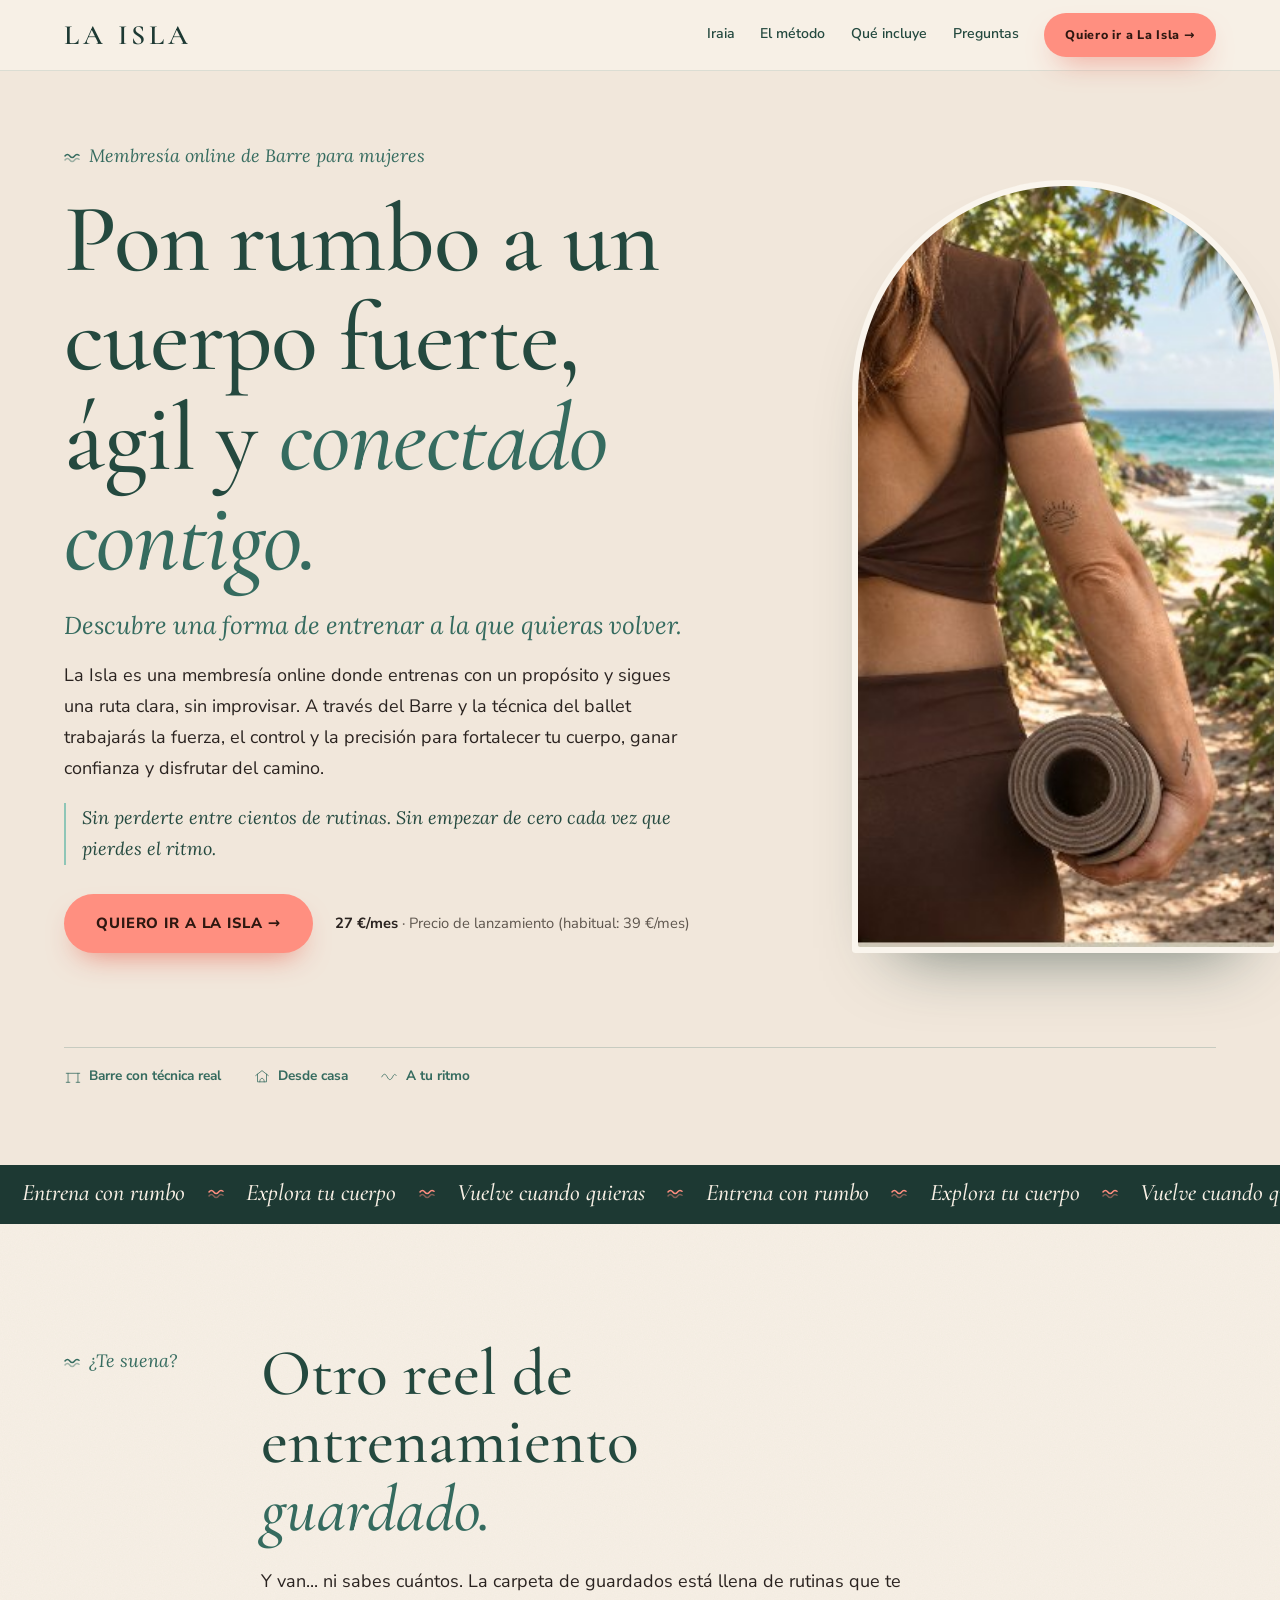
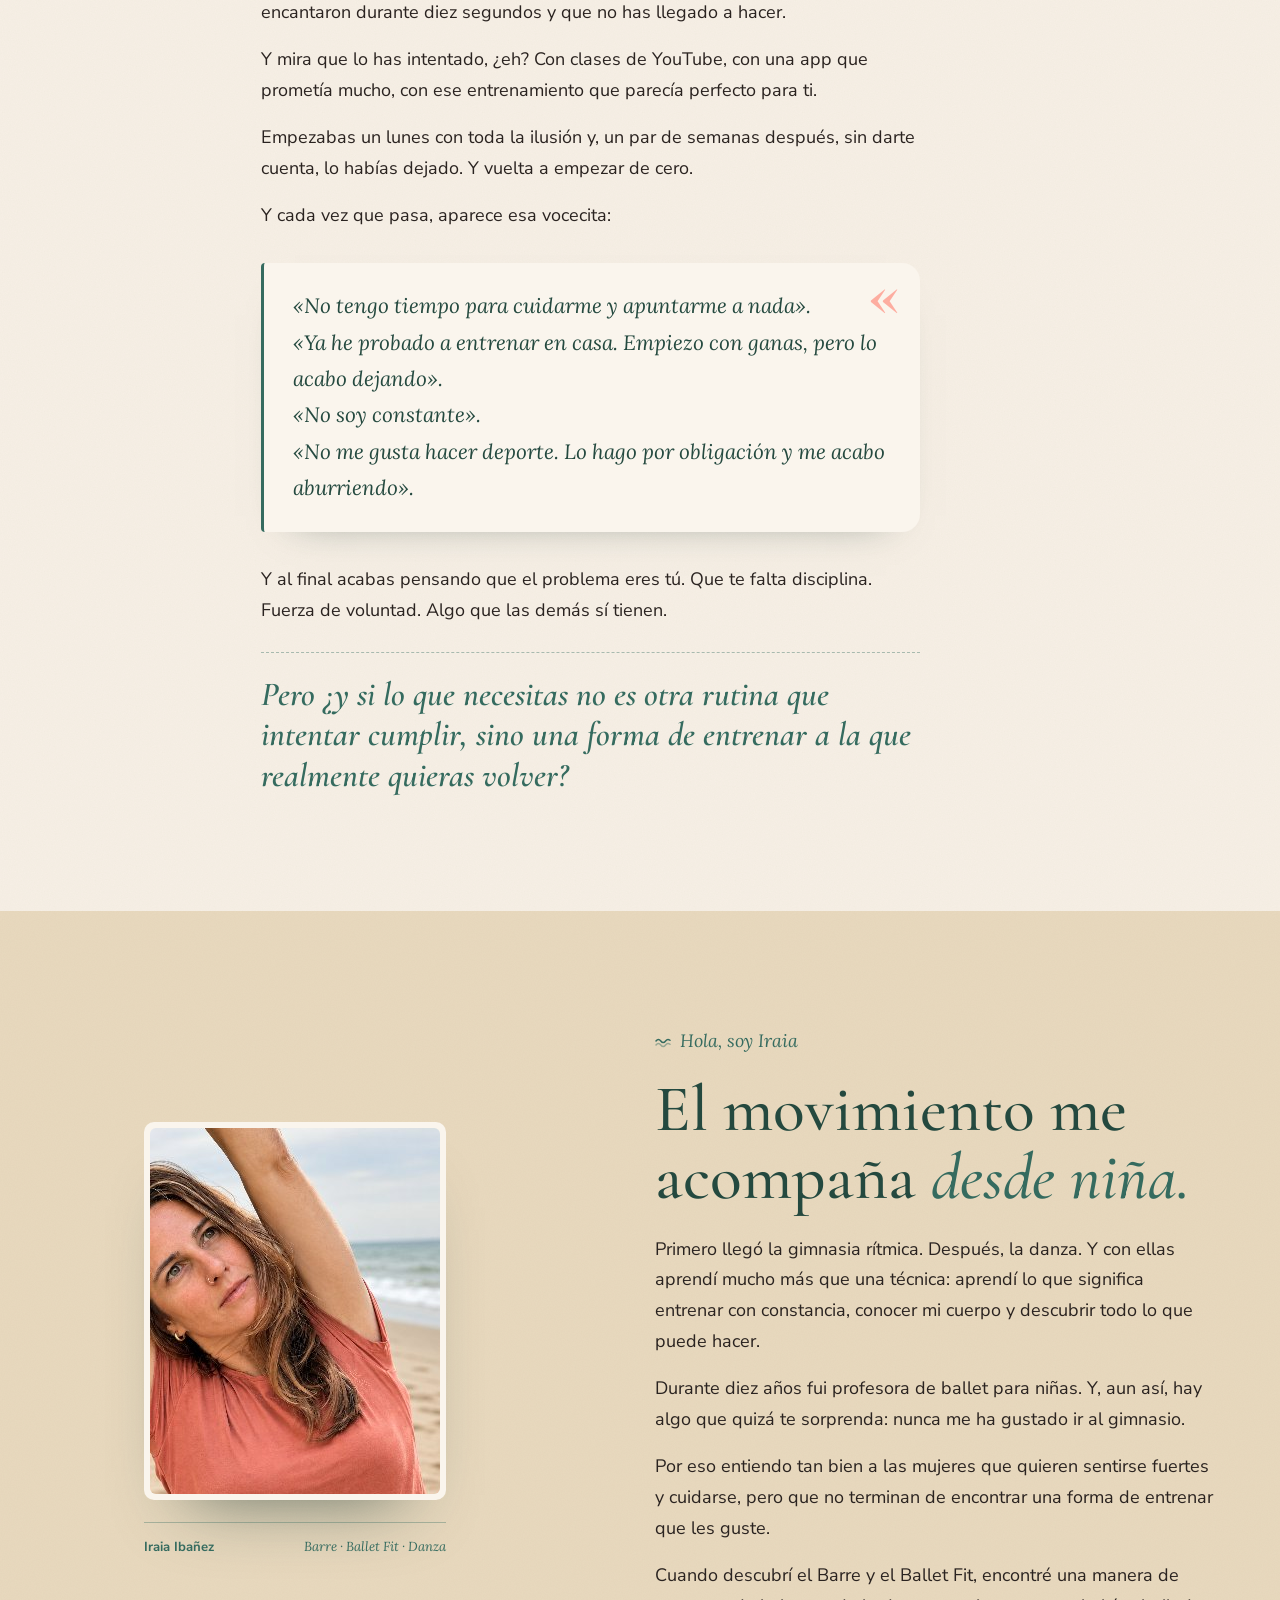
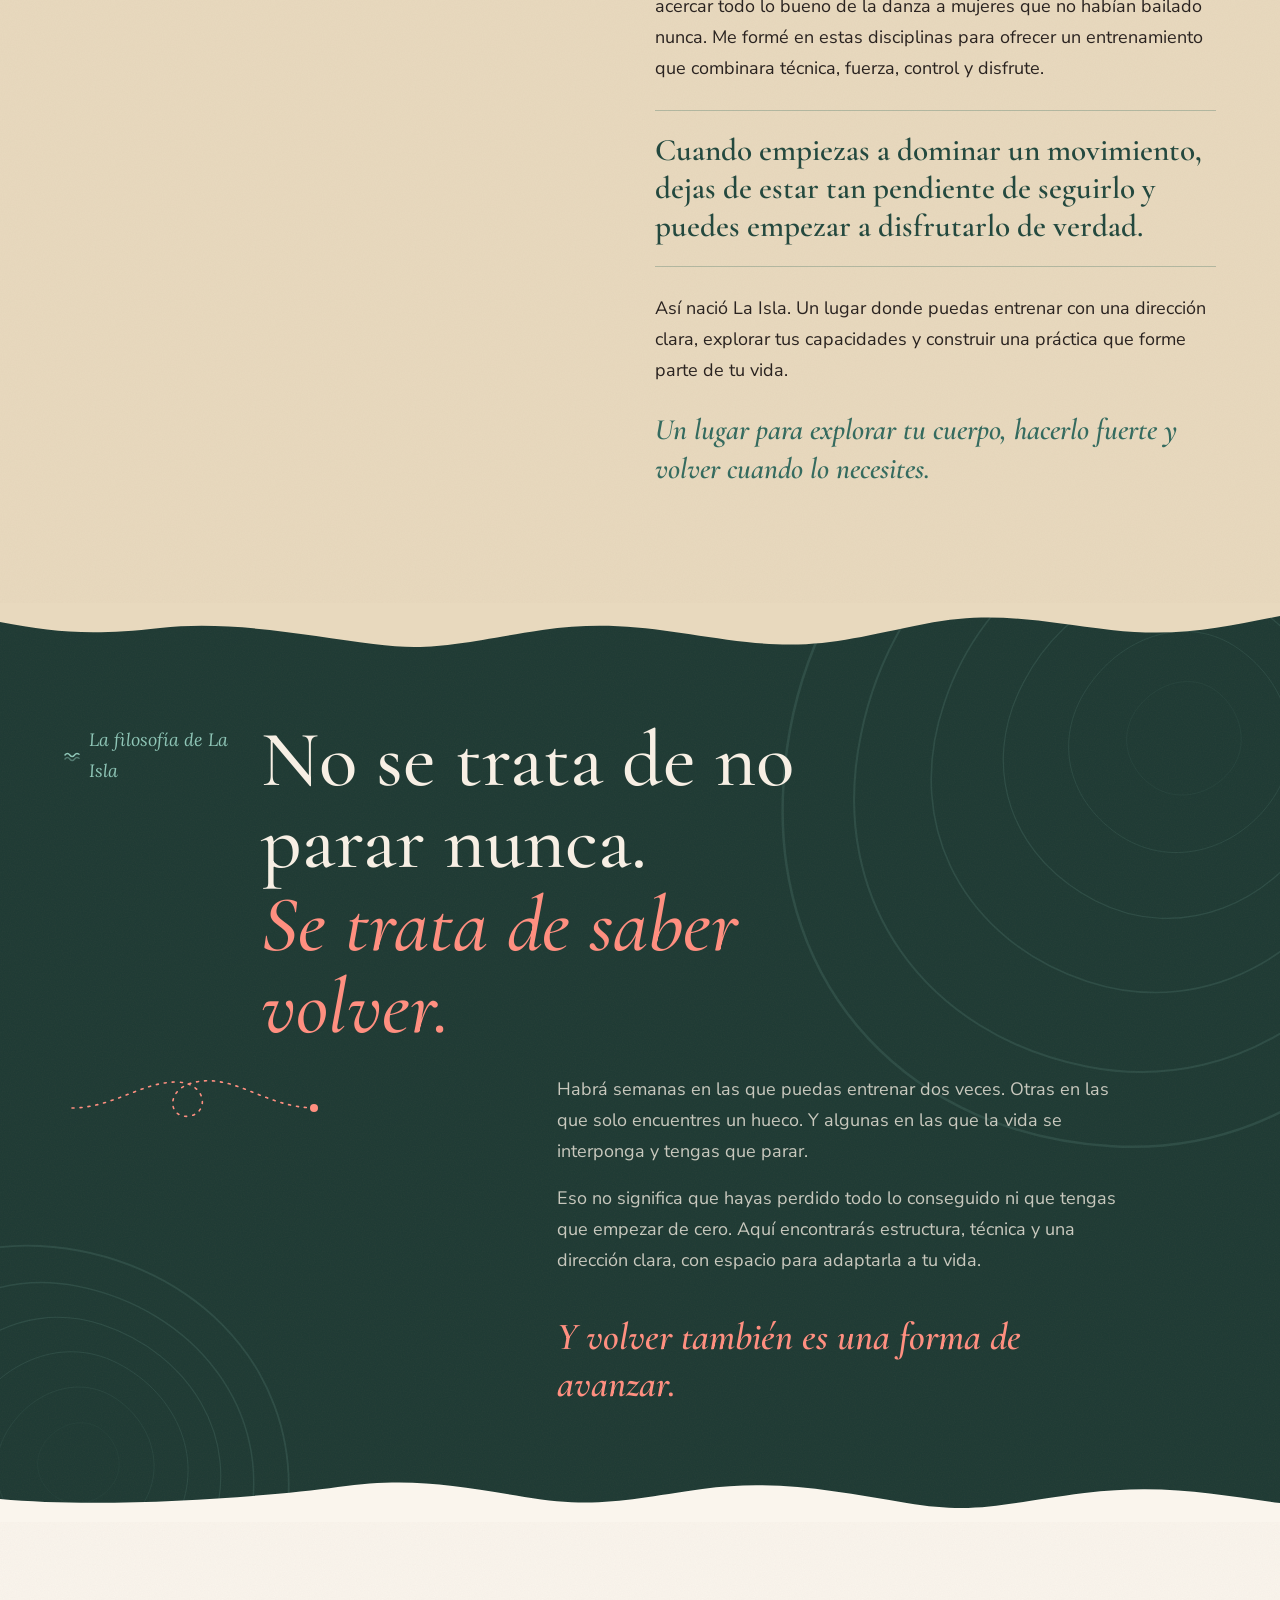
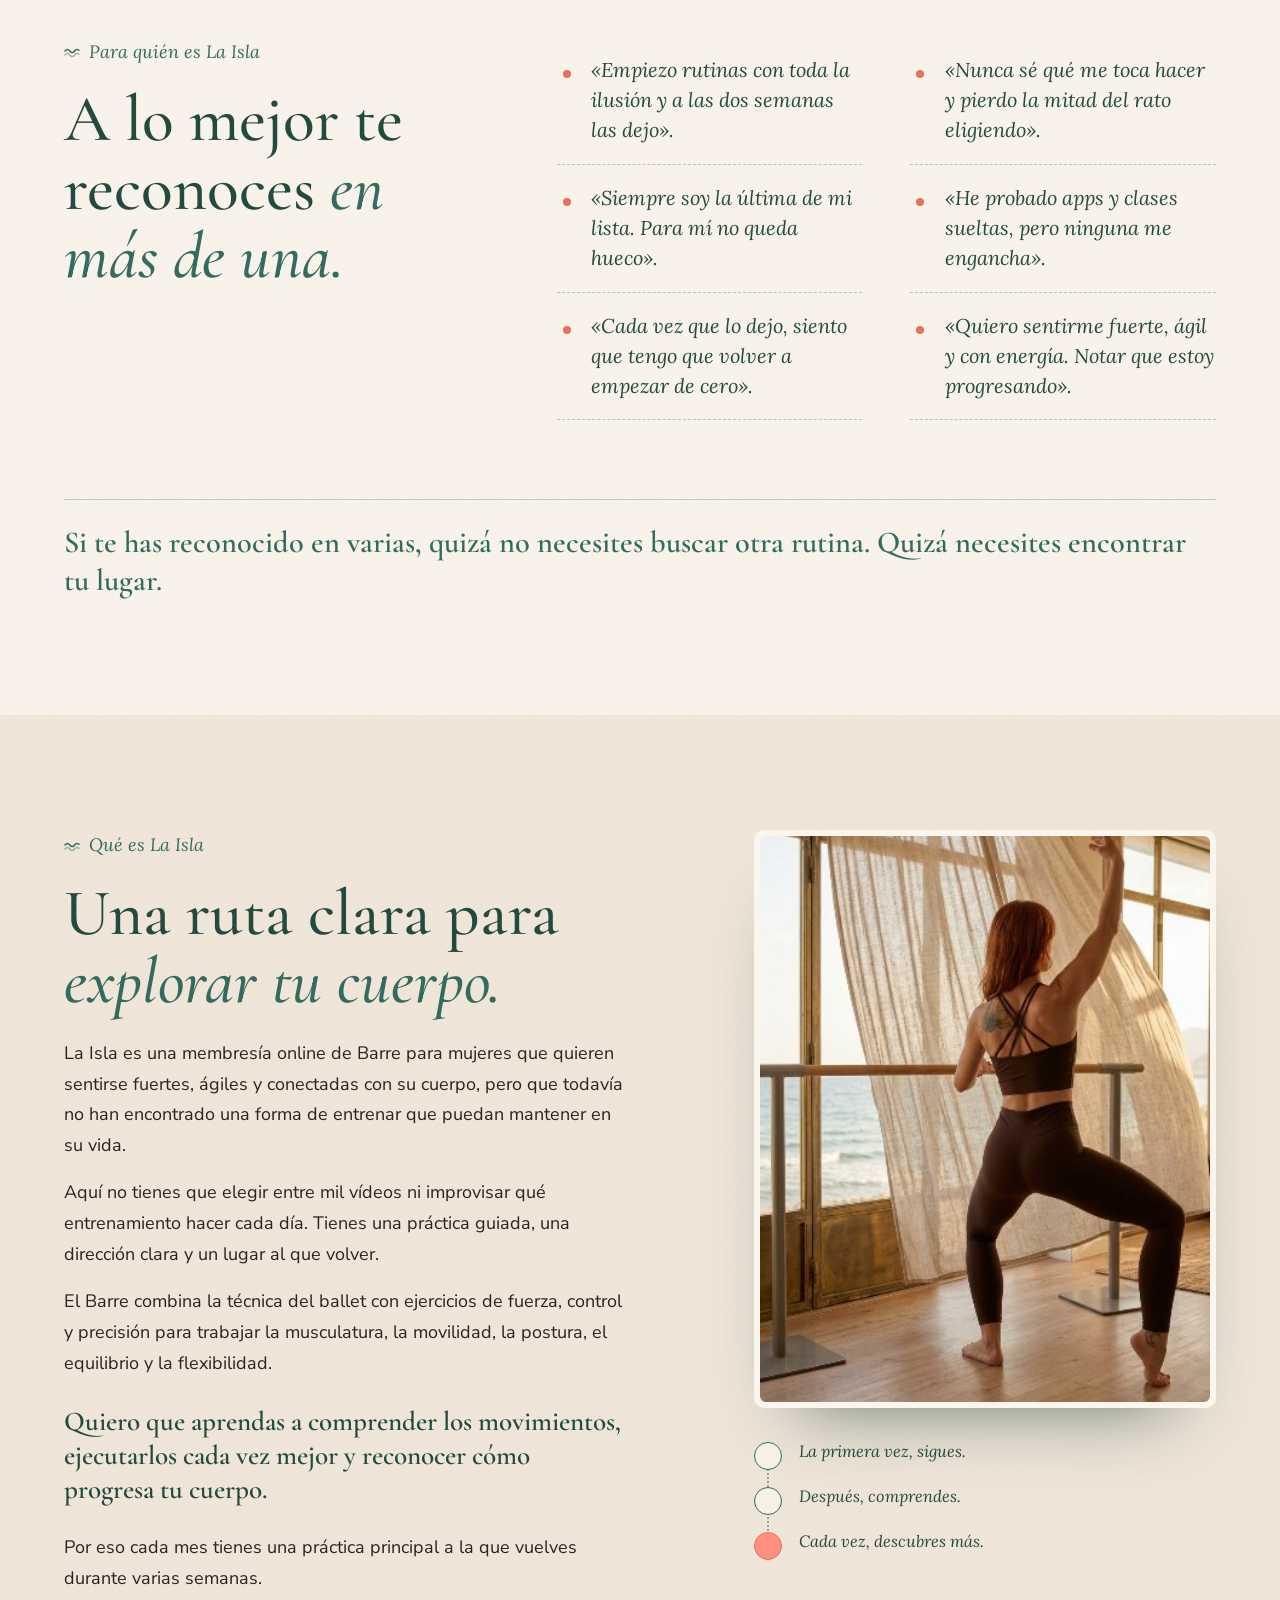
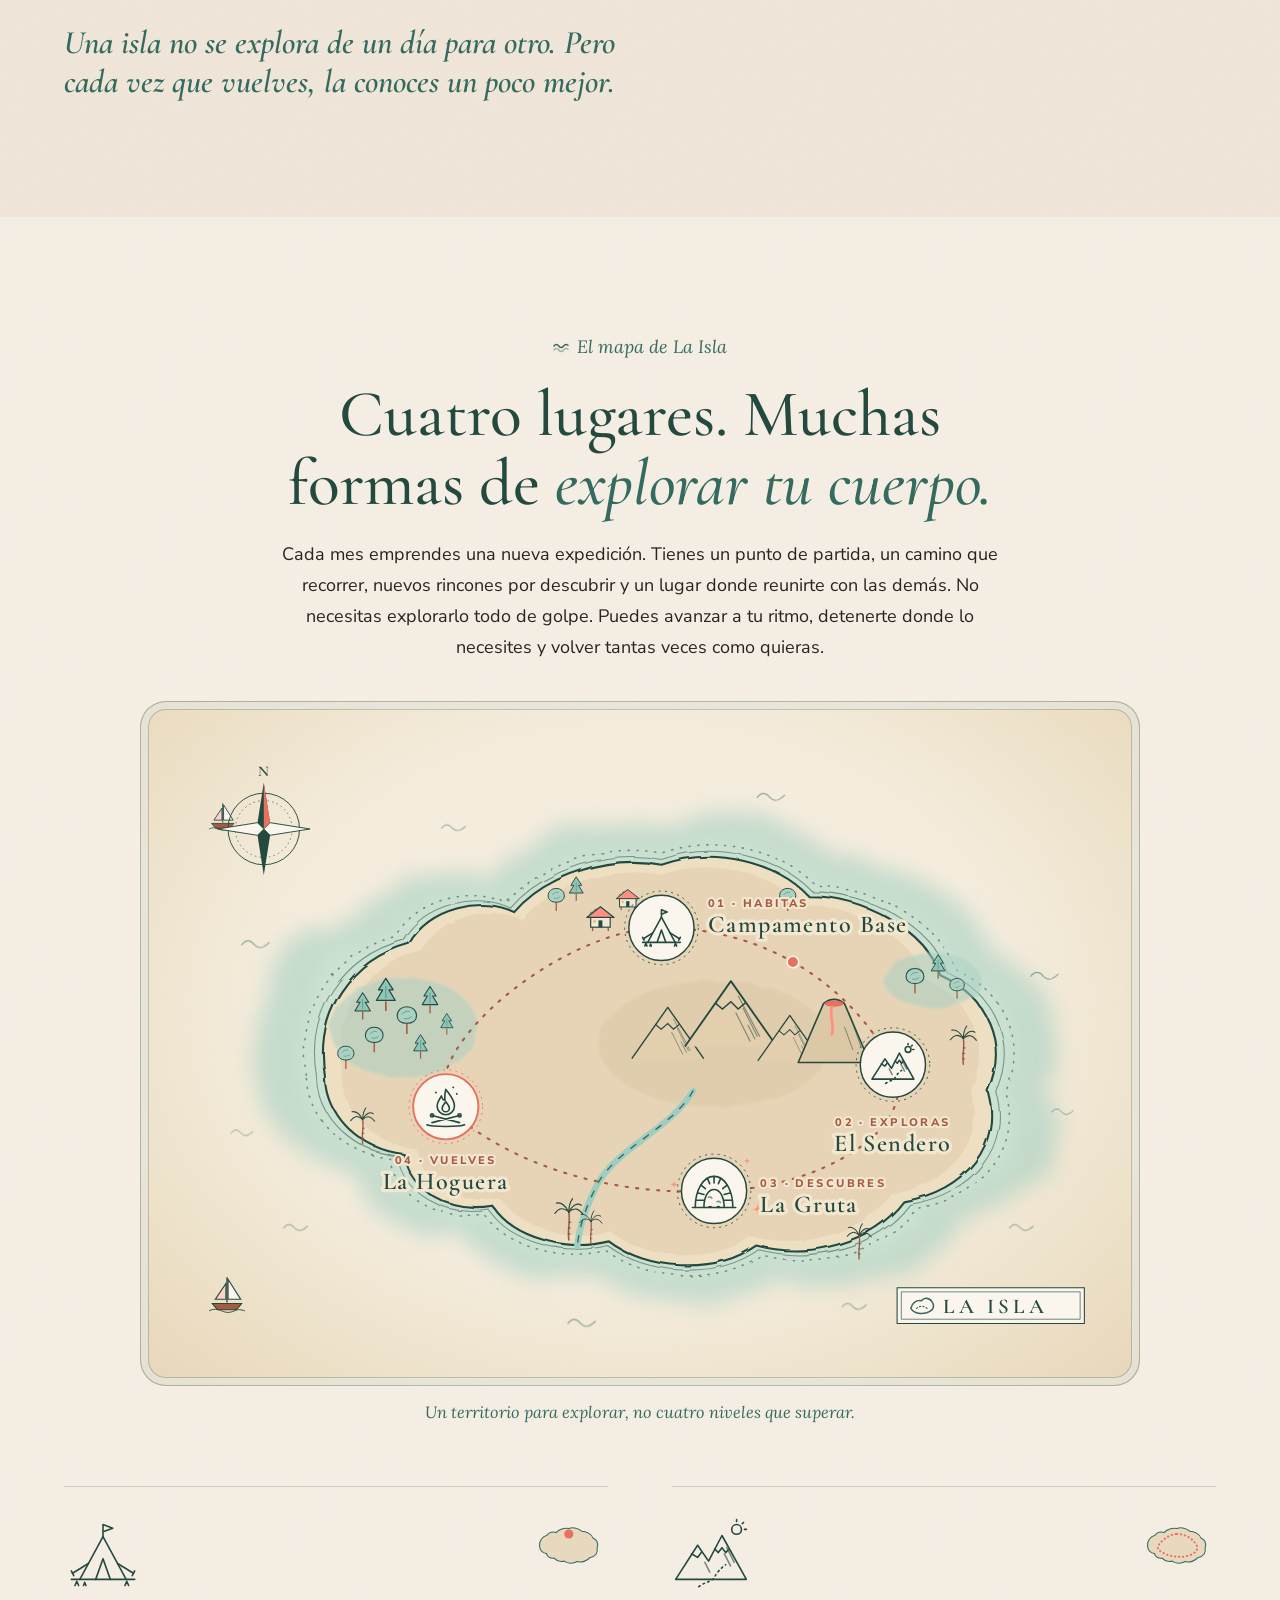
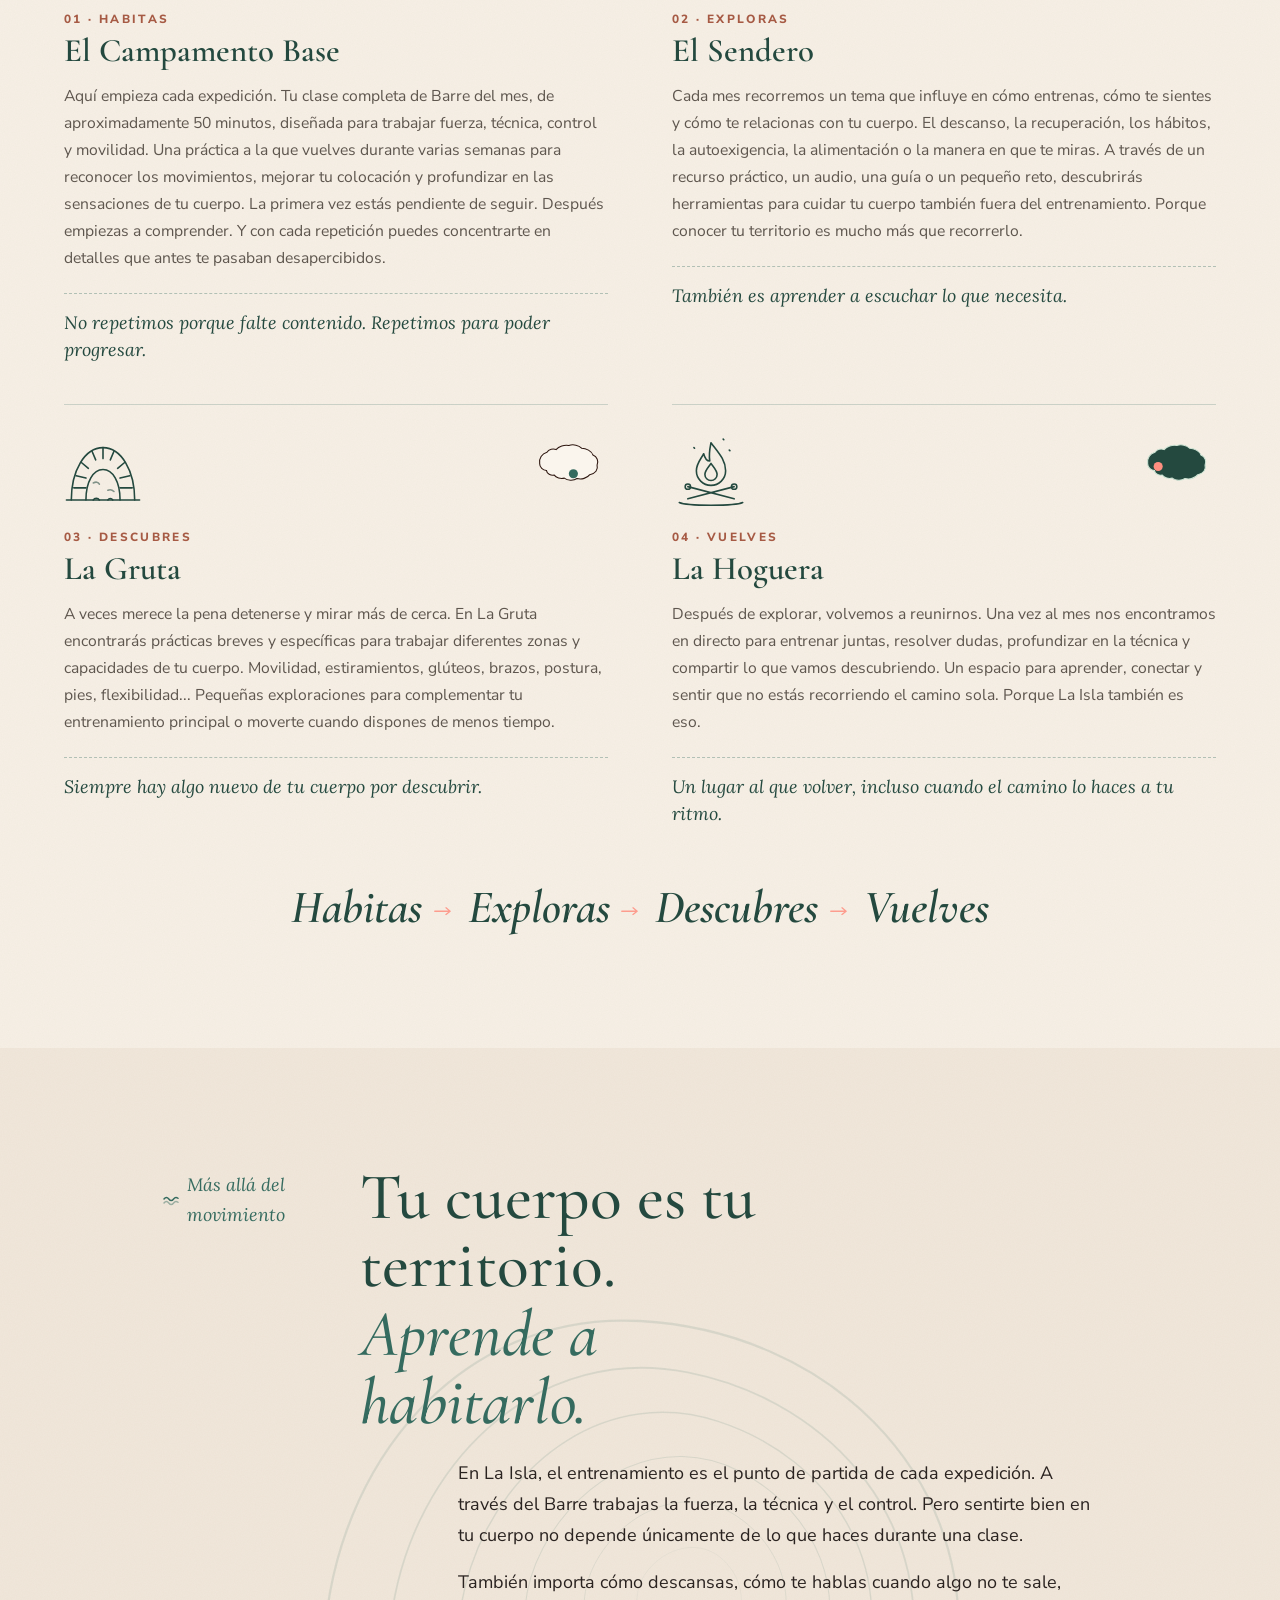
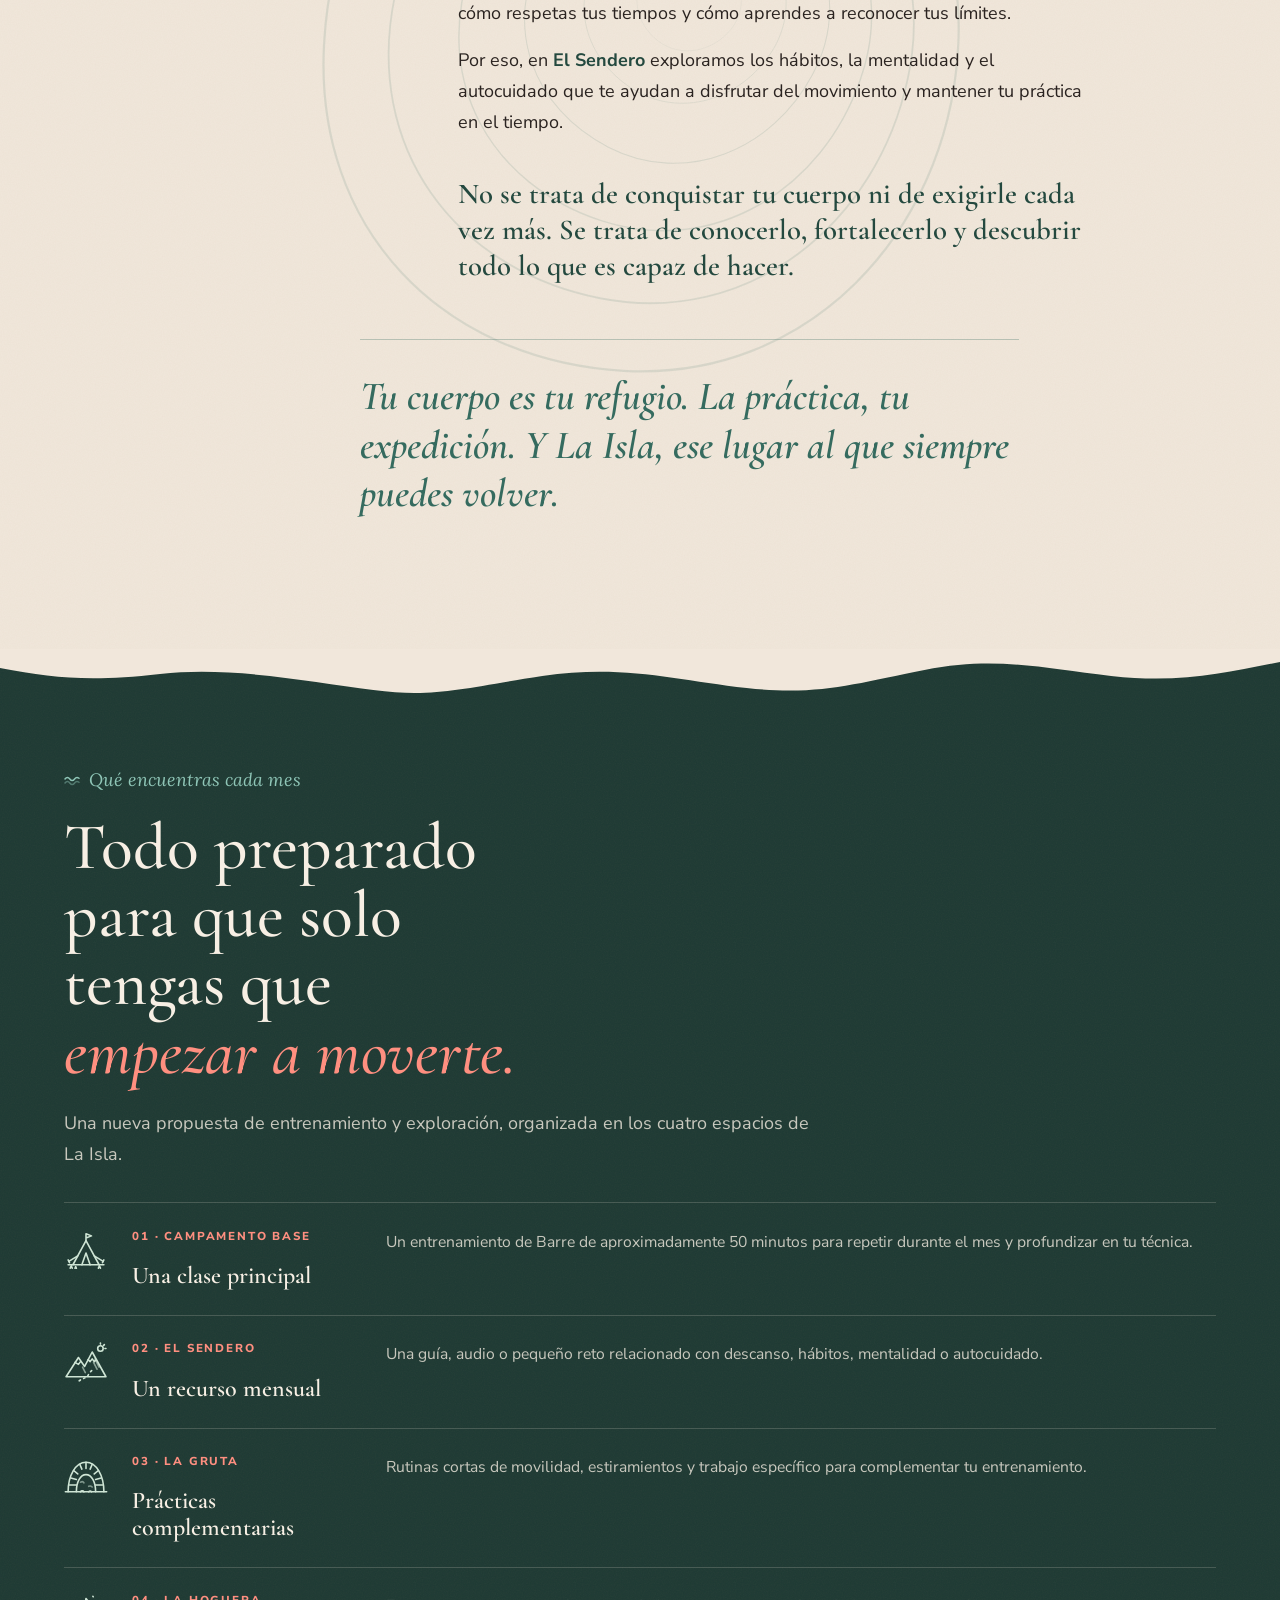
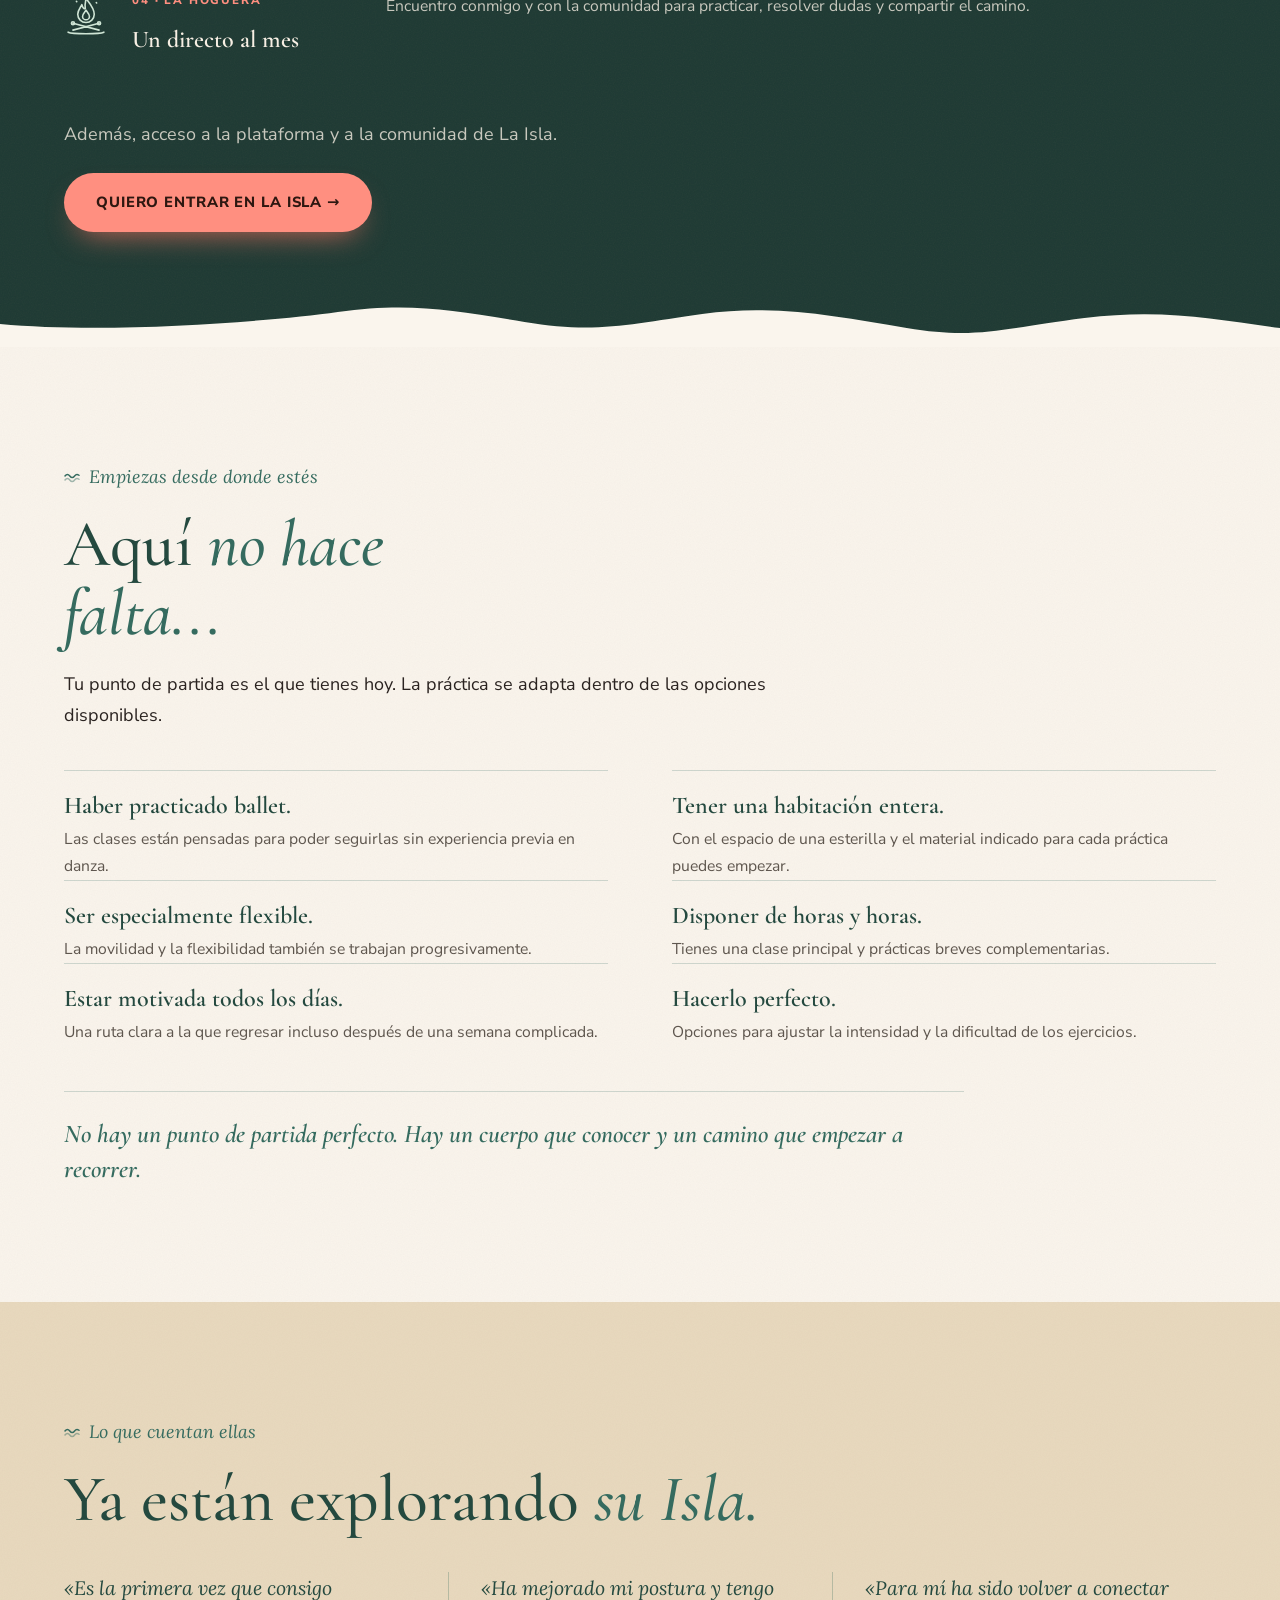
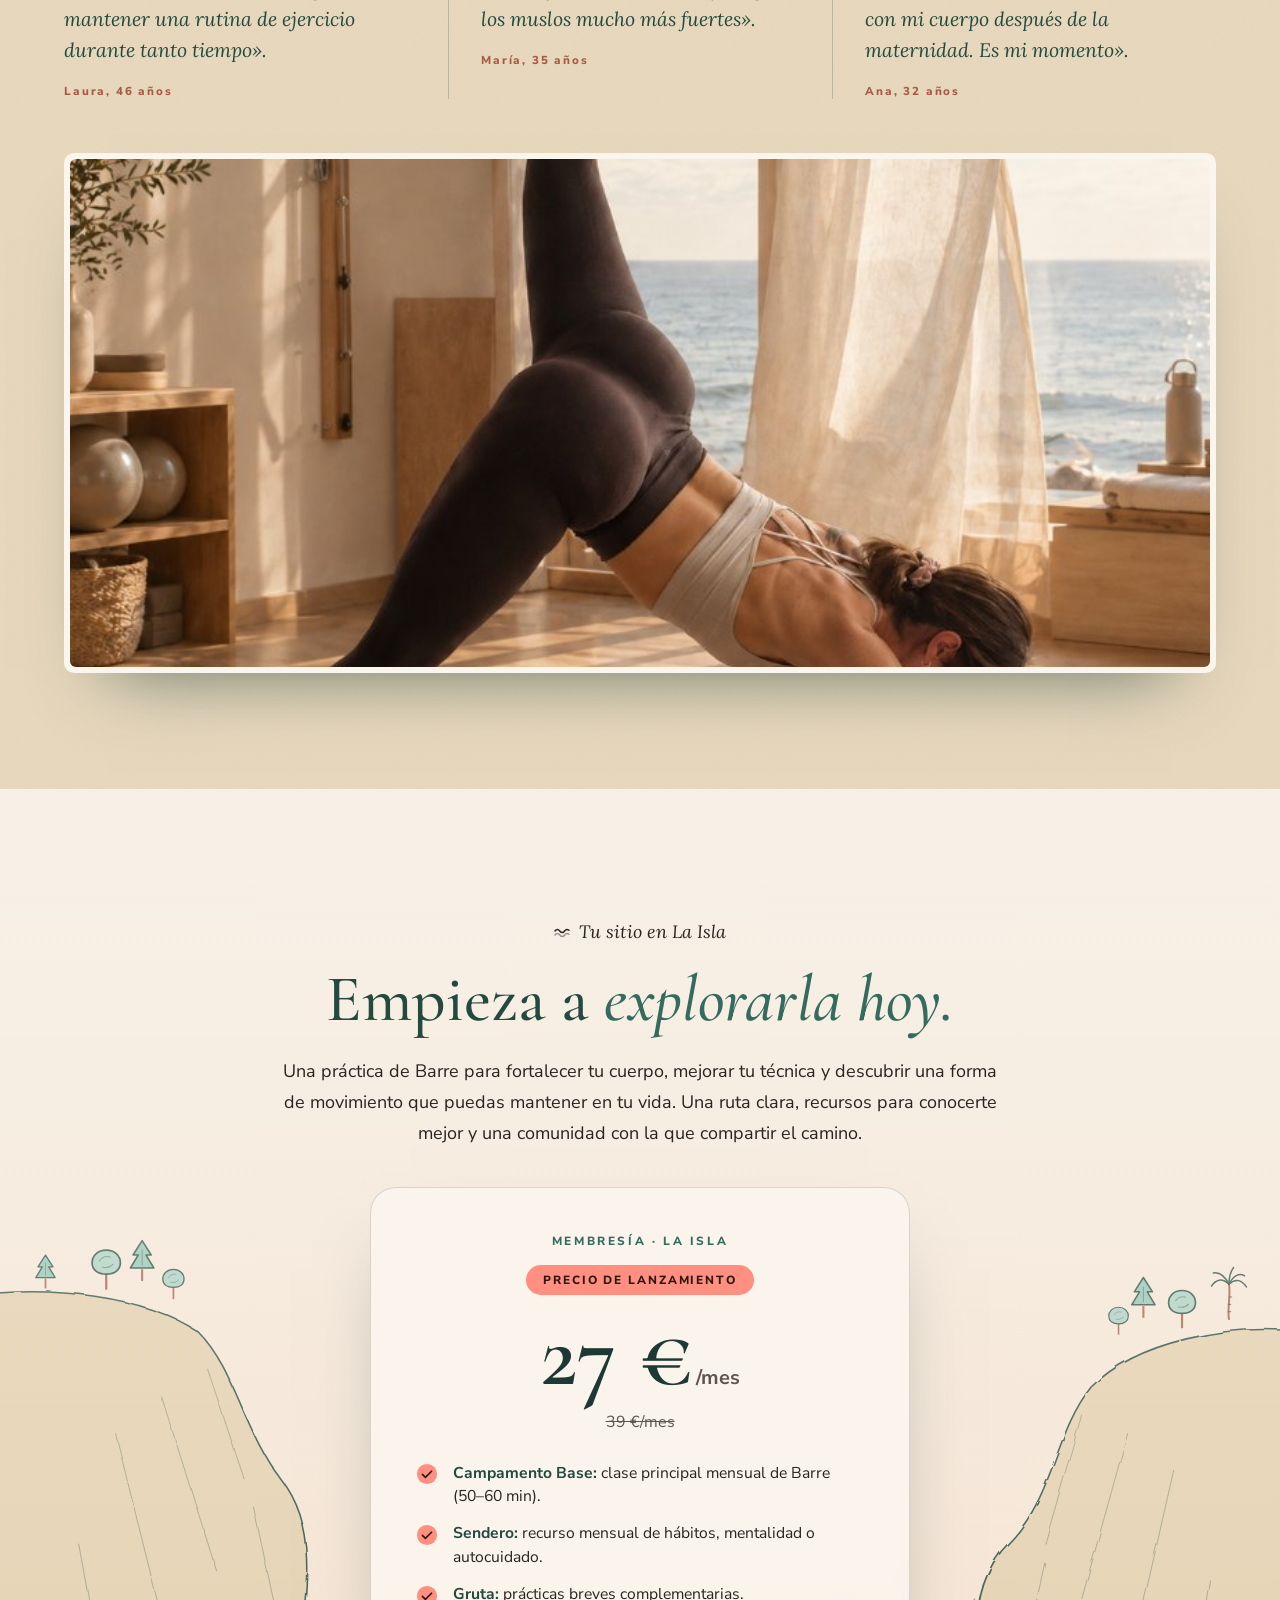
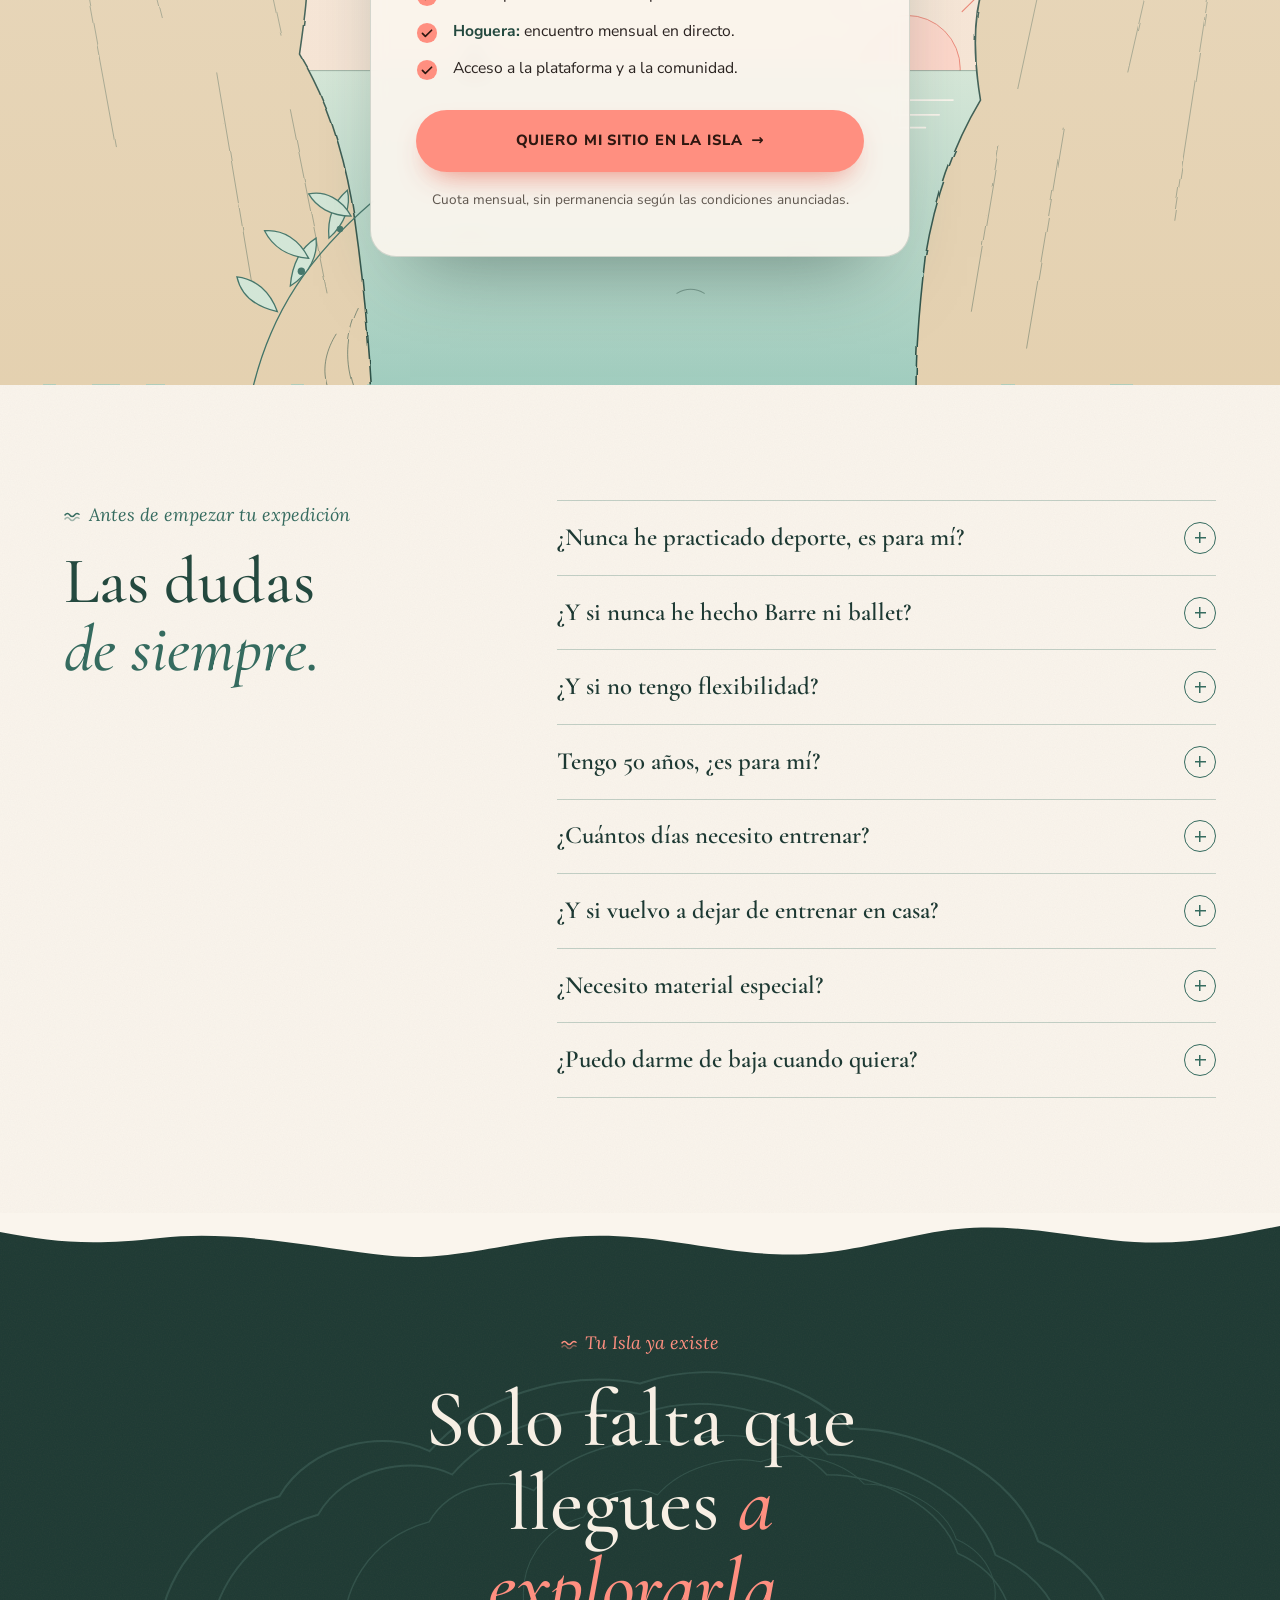
<file: v3/la-isla.html>
<!DOCTYPE html>
<!-- LA ISLA · v3 · Bitácora editorial
     Base de implementación: tokens, grid y chrome global (ticket 07).
     Copy, paleta, tipografías y fotos de la v2.
     PENDIENTE ANTES DE PUBLICAR:
     · Checkout: el botón de la oferta apunta a #contacto y el del cierre a un mailto. Sustituir por la URL de pago (Polaris/Stripe).
     · Verificar duración y condiciones del precio promocional. -->
<html lang="es">
<head>
<meta name="robots" content="noindex,nofollow">
<meta charset="utf-8">
<meta name="viewport" content="width=device-width, initial-scale=1, viewport-fit=cover">
<title>La Isla · Iraia Ibañez</title>
<meta name="description" content="La Isla, membresía online de Barre para mujeres con Iraia Ibañez. Una ruta clara, la técnica del ballet y una práctica a la que quieras volver.">
<link rel="preconnect" href="https://fonts.googleapis.com">
<link rel="preconnect" href="https://fonts.gstatic.com" crossorigin>
<link href="https://fonts.googleapis.com/css2?family=Cormorant+Garamond:ital,wght@0,500;0,600;1,500;1,600&family=Lora:ital,wght@0,400;1,400;1,500&family=Nunito+Sans:wght@400;600;700;800&display=swap" rel="stylesheet">
<link rel="stylesheet" href="css/styles.css">
</head>
<body>

<!-- Sistema gráfico: relieve, isla, iconos de los cuatro espacios, pin -->
<svg width="0" height="0" style="position:absolute" aria-hidden="true">
  <defs>
    <path id="anillo" d="M200 40C290 45 362 112 355 202C349 290 282 362 192 357C104 352 40 288 46 196C51 110 112 35 200 40Z"/>
    <symbol id="topo" viewBox="0 0 400 400">
      <use href="#anillo"/>
      <use href="#anillo" transform="translate(205 195) rotate(8) scale(.82) translate(-200 -200)"/>
      <use href="#anillo" transform="translate(212 188) rotate(15) scale(.64) translate(-200 -200)"/>
      <use href="#anillo" transform="translate(218 182) rotate(24) scale(.47) translate(-200 -200)"/>
      <use href="#anillo" transform="translate(222 178) rotate(32) scale(.31) translate(-200 -200)"/>
      <use href="#anillo" transform="translate(224 176) rotate(40) scale(.16) translate(-200 -200)"/>
    </symbol>
    <path id="isla" d="M150 330C140 270 175 220 230 205C250 170 300 160 330 175C360 140 420 120 470 130C520 112 580 128 610 160C660 160 720 190 735 235C780 255 800 300 780 345C795 395 760 440 700 450C670 490 610 505 560 492C520 520 455 515 420 488C380 498 330 485 310 455C270 462 230 440 225 405C185 400 150 370 150 330Z"/>
    <symbol id="marca" viewBox="0 0 30 22"><path d="M3 14c1-6 6-9 11-8 3-4 9-3 11 1 3 3 2 8-2 10-5 3-16 4-20-3z" fill="none" stroke="currentColor" stroke-width="1.6"/><path d="M9 14c3-3 7-3 11 0" fill="none" stroke="currentColor" stroke-width="1.2" stroke-dasharray="1.2 2.4" stroke-linecap="round"/></symbol>
    <symbol id="check" viewBox="0 0 24 24"><circle cx="12" cy="12" r="11" fill="#FF8F80"/><path d="M7 12.5l3.2 3.2L17 9" fill="none" stroke="#2E1710" stroke-width="1.8" stroke-linecap="round" stroke-linejoin="round"/></symbol>
    <symbol id="destello" viewBox="-6 -6 12 12" overflow="visible"><path d="M0-6C.6-1.2 1.2-.6 6 0 1.2.6.6 1.2 0 6-.6 1.2-1.2.6-6 0-1.2-.6-.6-1.2 0-6z" fill="#FF8F80"/></symbol>
    <symbol id="ola-cinta" viewBox="0 0 24 24"><path d="M1.5 10.5c2.4-3.2 4.8-3.2 7.2 0s4.8 3.2 7.2 0 4.2-2.8 6.6-1.1" fill="none" stroke="currentColor" stroke-width="2.2" stroke-linecap="round"/><path d="M1.5 16.5c2.4-3.2 4.8-3.2 7.2 0s4.8 3.2 7.2 0 4.2-2.8 6.6-1.1" fill="none" stroke="currentColor" stroke-width="2.2" stroke-linecap="round" opacity=".45"/></symbol>
    <symbol id="i-campamento" viewBox="0 0 64 64"><g fill="none" stroke="currentColor" stroke-width="1.6" stroke-linecap="round" stroke-linejoin="round" vector-effect="non-scaling-stroke"><path vector-effect="non-scaling-stroke" d="M6 52h52"/><path vector-effect="non-scaling-stroke" d="M13 52L32 17l19 35"/><path vector-effect="non-scaling-stroke" d="M26 52l6-17 6 17"/><path vector-effect="non-scaling-stroke" d="M32 17V7l8 3-8 3"/><path vector-effect="non-scaling-stroke" d="M20 39L7 47M44 39l13 8"/><path vector-effect="non-scaling-stroke" d="M6 45l2 4M58 45l-2 4"/><path vector-effect="non-scaling-stroke" d="M9 57l1.5-3.5L12 57M50 57l1.5-3.5L53 57M16 57l1-2.5 1 2.5"/></g></symbol>
    <symbol id="i-sendero" viewBox="0 0 64 64"><g fill="none" stroke="currentColor" stroke-width="1.6" stroke-linecap="round" stroke-linejoin="round"><path vector-effect="non-scaling-stroke" d="M3 52L21 24l9 13 11-21 20 36z"/><path vector-effect="non-scaling-stroke" d="M16 31l5 3 3-4M35 27l3 3 3-4 3 4 2-2"/><path vector-effect="non-scaling-stroke" d="M45 26l6 12M43 31l5 10M27 38l4 8" opacity=".6"/><path vector-effect="non-scaling-stroke" d="M22 58c5-4 11-4 13-8s6-8 9-10" stroke-dasharray="1.5 3.5"/><circle vector-effect="non-scaling-stroke" cx="53" cy="11" r="4"/><path vector-effect="non-scaling-stroke" d="M53 3v1.5M61 11h-1.5M58.7 5.3l-1 1"/></g></symbol>
    <symbol id="i-gruta" viewBox="0 0 64 64"><g fill="none" stroke="currentColor" stroke-width="1.6" stroke-linecap="round" stroke-linejoin="round"><path vector-effect="non-scaling-stroke" d="M2 55h60"/><path vector-effect="non-scaling-stroke" d="M6 55C6 31 17 12 32 12s26 19 26 43"/><path vector-effect="non-scaling-stroke" d="M18 55c0-15 6-25 14-25s14 10 14 25"/><path vector-effect="non-scaling-stroke" d="M10 35l8 2M8 45h10M14 24l6 5M54 35l-8 2M56 45H46M50 24l-6 5M32 12v9M23 15l3 7M41 15l-3 7"/><path vector-effect="non-scaling-stroke" d="M24 41c2-1 4-1 5 1M36 47c2-1 4 0 5 1" opacity=".55"/><path vector-effect="non-scaling-stroke" d="M24 55c1-2 4-2 5 0M36 55c1-1.6 3-1.6 4 0"/></g></symbol>
    <symbol id="i-hoguera" viewBox="0 0 64 64"><g fill="none" stroke="currentColor" stroke-width="1.6" stroke-linecap="round" stroke-linejoin="round"><path vector-effect="non-scaling-stroke" d="M32 8c6 8 12 14 12 23a12 12 0 0 1-24 0c0-6 4-10 6-14 1 4 3 6 5 6-1-6 0-10 1-15z"/><path vector-effect="non-scaling-stroke" d="M32 25c3 4 5 6 5 9a5 5 0 0 1-10 0c0-3 2-5 5-9z"/><path vector-effect="non-scaling-stroke" d="M13 54l38-10M13 44l38 10"/><circle vector-effect="non-scaling-stroke" cx="13" cy="44" r="2.2"/><circle vector-effect="non-scaling-stroke" cx="51" cy="44" r="2.2"/><path vector-effect="non-scaling-stroke" d="M6 57c6 3 46 3 52 0"/><path vector-effect="non-scaling-stroke" d="M18 12l.5.5M47 14l.5.5M42 5l.5.5"/></g></symbol>
    <symbol id="i-barra" viewBox="0 0 40 40"><g fill="none" stroke="currentColor" stroke-width="1.7" stroke-linecap="round"><path d="M5 14h30M9 14v20M31 14v20M5 34h8M27 34h8"/></g></symbol>
    <symbol id="i-casa" viewBox="0 0 40 40"><g fill="none" stroke="currentColor" stroke-width="1.7" stroke-linecap="round" stroke-linejoin="round"><path d="M6 19L20 8l14 11"/><path d="M10 16v17h20V16"/><path d="M15 33c0-5 2.5-8 5-8s5 3 5 8"/></g></symbol>
    <symbol id="i-ritmo" viewBox="0 0 40 40"><g fill="none" stroke="currentColor" stroke-width="1.7" stroke-linecap="round"><path d="M4 22c4-8 8-8 12 0s8 8 12 0 6-6 8-3"/></g></symbol>
    <symbol id="i-comunidad" viewBox="0 0 40 40"><g fill="none" stroke="currentColor" stroke-width="1.7" stroke-linecap="round"><circle cx="14" cy="15" r="4.5"/><circle cx="26" cy="15" r="4.5"/><path d="M5 32c1-6 5-9 9-9s8 3 9 9M17 32c1-6 5-9 9-9s8 3 9 9"/></g></symbol>
    <!-- localizador: mini isla para las fichas de cada espacio -->
    <symbol id="loc-base" viewBox="0 0 82 56"><use href="#isla" transform="scale(.1) translate(-90 -60)" fill="#E8D9BE" stroke="#356B5F" stroke-width="16"/></symbol>
  </defs>
</svg>

<header class="nav">
  <div class="wrap">
    <a class="logo" href="#inicio">LA ISLA</a>
    <nav aria-label="Navegación">
      <a href="#iraia">Iraia</a><a href="#mapa">El método</a><a href="#incluye">Qué incluye</a><a href="#faq">Preguntas</a>
      <a class="btn" href="#oferta">Quiero ir a La Isla →</a>
    </nav>
  </div>
</header>

<main>

<!-- HERO -->
<section class="section hero-v3" id="inicio">
  <div class="wrap hero-v3-grid in">
    <div class="hero-v3-copy">
      <p class="eyebrow">Membresía online de Barre para mujeres</p>
      <h1>Pon rumbo a un cuerpo fuerte, ágil y <em>conectado contigo.</em></h1>
      <p class="lead"><strong>Descubre una forma de entrenar a la que quieras volver.</strong></p>
      <p>La Isla es una membresía online donde entrenas con un propósito y sigues una ruta clara, sin improvisar. A través del Barre y la técnica del ballet trabajarás la fuerza, el control y la precisión para fortalecer tu cuerpo, ganar confianza y disfrutar del camino.</p>
      <p class="sin">Sin perderte entre cientos de rutinas. Sin empezar de cero cada vez que pierdes el ritmo.</p>
      <div class="hero-v3-actions">
        <a class="btn" href="#oferta">QUIERO IR A LA ISLA →</a>
        <p class="precio-nota"><strong>27 €/mes</strong> · Precio de lanzamiento (habitual: 39 €/mes)</p>
      </div>
    </div>
    <div class="hero-v3-photo">
      <div class="hero-v3-frame">
        <img alt="Entrenamiento Barre en La Isla" data-foto="hero" src="https://assets.cdn.filesafe.space/U0COlZxzbxKZEOV1jhRE/media/6ac7b9ccbbad531ac83313fa.png">
      </div>
    </div>
    <div class="hero-v3-proofs">
      <span><svg aria-hidden="true"><use href="#i-barra"/></svg>Barre con técnica real</span>
      <span><svg aria-hidden="true"><use href="#i-casa"/></svg>Desde casa</span>
      <span><svg aria-hidden="true"><use href="#i-ritmo"/></svg>A tu ritmo</span>
    </div>
  </div>
</section>

<div aria-hidden="true" class="marquee">
  <div class="pista">
    <span>Entrena con rumbo</span><b><svg><use href="#ola-cinta"/></svg></b><span>Explora tu cuerpo</span><b><svg><use href="#ola-cinta"/></svg></b><span>Vuelve cuando quieras</span><b><svg><use href="#ola-cinta"/></svg></b>
    <span>Entrena con rumbo</span><b><svg><use href="#ola-cinta"/></svg></b><span>Explora tu cuerpo</span><b><svg><use href="#ola-cinta"/></svg></b><span>Vuelve cuando quieras</span><b><svg><use href="#ola-cinta"/></svg></b>
    <span>Entrena con rumbo</span><b><svg><use href="#ola-cinta"/></svg></b><span>Explora tu cuerpo</span><b><svg><use href="#ola-cinta"/></svg></b><span>Vuelve cuando quieras</span><b><svg><use href="#ola-cinta"/></svg></b>
    <span>Entrena con rumbo</span><b><svg><use href="#ola-cinta"/></svg></b><span>Explora tu cuerpo</span><b><svg><use href="#ola-cinta"/></svg></b><span>Vuelve cuando quieras</span><b><svg><use href="#ola-cinta"/></svg></b>
  </div>
</div>

<!-- HISTORIA -->
<section class="section story">
  <div class="wrap story-layout in">
    <p class="eyebrow">¿Te suena?</p>
    <h2>Otro reel de entrenamiento <em>guardado.</em></h2>
    <p>Y van... ni sabes cuántos. La carpeta de guardados está llena de rutinas que te encantaron durante diez segundos y que no has llegado a hacer.</p>
    <p>Y mira que lo has intentado, ¿eh? Con clases de YouTube, con una app que prometía mucho, con ese entrenamiento que parecía perfecto para ti.</p>
    <p>Empezabas un lunes con toda la ilusión y, un par de semanas después, sin darte cuenta, lo habías dejado. Y vuelta a empezar de cero.</p>
    <p>Y cada vez que pasa, aparece esa vocecita:</p>
    <div class="speech">«No tengo tiempo para cuidarme y apuntarme a nada».<br>«Ya he probado a entrenar en casa. Empiezo con ganas, pero lo acabo dejando».<br>«No soy constante».<br>«No me gusta hacer deporte. Lo hago por obligación y me acabo aburriendo».</div>
    <p>Y al final acabas pensando que el problema eres tú. Que te falta disciplina. Fuerza de voluntad. Algo que las demás sí tienen.</p>
    <p class="cierre-q"><strong>Pero ¿y si lo que necesitas no es otra rutina que intentar cumplir, sino una forma de entrenar a la que realmente quieras volver?</strong></p>
  </div>
</section>

<!-- IRAIA -->
<section class="section portrait" id="iraia">
  <div class="wrap portrait-grid in">
    <div class="marco">
      <div class="foto"><img alt="Iraia Ibañez, creadora de La Isla" data-foto="retrato" loading="lazy" decoding="async" src="https://assets.cdn.filesafe.space/U0COlZxzbxKZEOV1jhRE/media/6ac8c8d9c478ac5535676c94.png"></div>
      <p class="ficha"><span>Iraia Ibañez</span><span>Barre · Ballet Fit · Danza</span></p>
    </div>
    <div class="narrow">
      <p class="eyebrow">Hola, soy Iraia</p>
      <h2>El movimiento me acompaña <em>desde niña.</em></h2>
      <p>Primero llegó la gimnasia rítmica. Después, la danza. Y con ellas aprendí mucho más que una técnica: aprendí lo que significa entrenar con constancia, conocer mi cuerpo y descubrir todo lo que puede hacer.</p>
      <p>Durante diez años fui profesora de ballet para niñas. Y, aun así, hay algo que quizá te sorprenda: nunca me ha gustado ir al gimnasio.</p>
      <p>Por eso entiendo tan bien a las mujeres que quieren sentirse fuertes y cuidarse, pero que no terminan de encontrar una forma de entrenar que les guste.</p>
      <p>Cuando descubrí el Barre y el Ballet Fit, encontré una manera de acercar todo lo bueno de la danza a mujeres que no habían bailado nunca. Me formé en estas disciplinas para ofrecer un entrenamiento que combinara técnica, fuerza, control y disfrute.</p>
      <p><strong>Cuando empiezas a dominar un movimiento, dejas de estar tan pendiente de seguirlo y puedes empezar a disfrutarlo de verdad.</strong></p>
      <p>Así nació La Isla. Un lugar donde puedas entrenar con una dirección clara, explorar tus capacidades y construir una práctica que forme parte de tu vida.</p>
      <p class="firma">Un lugar para explorar tu cuerpo, hacerlo fuerte y volver cuando lo necesites.</p>
    </div>
  </div>
</section>

<!-- FILOSOFÍA -->
<section class="section statement oscuro">
  <svg class="costa top" viewBox="0 0 1440 46" preserveAspectRatio="none" aria-hidden="true"><path d="M0 0h1440v14c-60 10-110 22-190 14s-130-20-210-6-120 26-200 18-140-24-230-12-120 22-190 14S260 18 180 26 60 30 0 20z" fill="#E8D9BE"/></svg>
  <svg class="topo a" viewBox="0 0 400 400" aria-hidden="true"><use href="#topo"/></svg>
  <svg class="topo b" viewBox="0 0 400 400" aria-hidden="true"><use href="#topo"/></svg>
  <div class="wrap in">
    <p class="eyebrow">La filosofía de La Isla</p>
    <h2>No se trata de no parar nunca. <em>Se trata de saber volver.</em></h2>
    <svg class="bucle" viewBox="0 0 260 54" aria-hidden="true"><path d="M8 34c40 0 70-26 104-26 30 0 34 30 14 34-22 4-26-28 6-34 40-8 70 26 120 26" fill="none" stroke="currentColor" stroke-width="1.6" stroke-dasharray="2 6" stroke-linecap="round"/><circle cx="250" cy="34" r="4" fill="currentColor"/></svg>
    <p>Habrá semanas en las que puedas entrenar dos veces. Otras en las que solo encuentres un hueco. Y algunas en las que la vida se interponga y tengas que parar.</p>
    <p>Eso no significa que hayas perdido todo lo conseguido ni que tengas que empezar de cero. Aquí encontrarás estructura, técnica y una dirección clara, con espacio para adaptarla a tu vida.</p>
    <p><strong>Y volver también es una forma de avanzar.</strong></p>
  </div>
  <svg class="costa bot" viewBox="0 0 1440 46" preserveAspectRatio="none" aria-hidden="true"><path d="M0 0h1440v20c-70 8-130 20-220 10s-120-22-200-10-150 24-230 14-120-20-200-8-130 20-210 10S120 14 0 24z" fill="#FAF5ED"/></svg>
</section>

<!-- PARA QUIÉN -->
<section class="section mirror">
  <div class="wrap mirror-layout in">
    <div class="mirror-head">
      <p class="eyebrow">Para quién es La Isla</p>
      <h2>A lo mejor te reconoces <em>en más de una.</em></h2>
    </div>
    <div class="mirror-grid">
      <p>«Empiezo rutinas con toda la ilusión y a las dos semanas las dejo».</p>
      <p>«Nunca sé qué me toca hacer y pierdo la mitad del rato eligiendo».</p>
      <p>«Siempre soy la última de mi lista. Para mí no queda hueco».</p>
      <p>«He probado apps y clases sueltas, pero ninguna me engancha».</p>
      <p>«Cada vez que lo dejo, siento que tengo que volver a empezar de cero».</p>
      <p>«Quiero sentirme fuerte, ágil y con energía. Notar que estoy progresando».</p>
    </div>
    <p class="remate"><strong>Si te has reconocido en varias, quizá no necesites buscar otra rutina. Quizá necesites encontrar tu lugar.</strong></p>
  </div>
</section>

<!-- QUÉ ES -->
<section class="section product">
  <div class="wrap product-grid in">
    <div>
      <p class="eyebrow">Qué es La Isla</p>
      <h2>Una ruta clara para <em>explorar tu cuerpo.</em></h2>
      <p>La Isla es una membresía online de Barre para mujeres que quieren sentirse fuertes, ágiles y conectadas con su cuerpo, pero que todavía no han encontrado una forma de entrenar que puedan mantener en su vida.</p>
      <p>Aquí no tienes que elegir entre mil vídeos ni improvisar qué entrenamiento hacer cada día. Tienes una práctica guiada, una dirección clara y un lugar al que volver.</p>
      <p>El Barre combina la técnica del ballet con ejercicios de fuerza, control y precisión para trabajar la musculatura, la movilidad, la postura, el equilibrio y la flexibilidad.</p>
      <p><strong>Quiero que aprendas a comprender los movimientos, ejecutarlos cada vez mejor y reconocer cómo progresa tu cuerpo.</strong></p>
      <p>Por eso cada mes tienes una práctica principal a la que vuelves durante varias semanas.</p>
      <p class="nota">Una isla no se explora de un día para otro. Pero cada vez que vuelves, la conoces un poco mejor.</p>
    </div>
    <div>
      <div class="foto"><img alt="Plataforma de entrenamiento de La Isla" data-foto="barra" loading="lazy" decoding="async" src="https://assets.cdn.filesafe.space/U0COlZxzbxKZEOV1jhRE/media/6ac8cc02bbad531ac84ff0d7.jpg"></div>
      <div class="steps"><div>La primera vez, sigues.</div><div>Después, comprendes.</div><div>Cada vez, descubres más.</div></div>
    </div>
  </div>
</section>

<!-- MAPA -->
<section class="section map-section" id="mapa">
  <div class="wrap in">
    <div class="cab center">
      <p class="eyebrow">El mapa de La Isla</p>
      <h2>Cuatro lugares. Muchas formas de <em>explorar tu cuerpo.</em></h2>
      <p>Cada mes emprendes una nueva expedición. Tienes un punto de partida, un camino que recorrer, nuevos rincones por descubrir y un lugar donde reunirte con las demás. No necesitas explorarlo todo de golpe. Puedes avanzar a tu ritmo, detenerte donde lo necesites y volver tantas veces como quieras.</p>
    </div>

    <figure class="map-art">
      <div class="lamina">
        <svg viewBox="0 0 900 600" role="img" aria-label="Mapa ilustrado de La Isla con Campamento Base, El Sendero, La Gruta y La Hoguera unidos por un camino circular">
          <defs>
            <path id="ruta" d="M470 190C570 190 650 245 690 320C720 385 610 440 520 440C430 445 330 420 265 360C240 300 380 190 470 190Z"/>
            <filter id="tinta" x="-5%" y="-5%" width="110%" height="110%"><feTurbulence type="fractalNoise" baseFrequency=".035" numOctaves="2" seed="4"/><feDisplacementMap in="SourceGraphic" scale="4"/></filter>
            <filter id="acuarela" x="-20%" y="-20%" width="140%" height="140%"><feTurbulence type="fractalNoise" baseFrequency=".02" numOctaves="3" seed="9"/><feDisplacementMap in="SourceGraphic" scale="22"/><feGaussianBlur stdDeviation="9"/></filter>
            <filter id="mancha" x="-20%" y="-20%" width="140%" height="140%"><feTurbulence type="fractalNoise" baseFrequency=".05" numOctaves="2" seed="2"/><feDisplacementMap in="SourceGraphic" scale="6"/><feGaussianBlur stdDeviation="1.2"/></filter>
            <symbol id="pico" viewBox="0 0 80 60" overflow="visible"><path d="M2 58L40 4l38 54z" fill="#E3CFAD"/><path d="M2 58L40 4l38 54" fill="none" stroke="#24493F" stroke-width="1.5" stroke-linejoin="round"/><path d="M27 22l6 5 7-6 6 6 6-5" fill="none" stroke="#24493F" stroke-width="1.2"/><path d="M46 16l18 34M50 26l12 24M44 30l12 24M54 40l6 12" stroke="#24493F" stroke-width=".9" opacity=".55"/></symbol>
            <symbol id="abeto" viewBox="0 0 24 34" overflow="visible"><path d="M12 33V24" stroke="#A65A44" stroke-width="1.6"/><path d="M12 2l7 11h-4l6 10H3l6-10H5z" fill="#8FC6B7" stroke="#24493F" stroke-width="1.2" stroke-linejoin="round"/><path d="M12 9v12" stroke="#24493F" stroke-width=".8" opacity=".5"/></symbol>
            <symbol id="copa" viewBox="0 0 26 32" overflow="visible"><path d="M13 31V19" stroke="#A65A44" stroke-width="1.6"/><path d="M13 3c6 0 10 4 10 9 0 5-4 8-10 8S3 17 3 12s4-9 10-9z" fill="#A9D2C3" stroke="#24493F" stroke-width="1.2"/><path d="M8 11c2-3 5-4 8-3M10 15c3 1 6 0 8-2" fill="none" stroke="#24493F" stroke-width=".8" opacity=".5"/></symbol>
            <symbol id="palma" viewBox="0 0 40 60" overflow="visible"><g stroke-linecap="round" fill="none"><path d="M20 58C18 46 22 33 20 20" stroke="#A65A44" stroke-width="2.2"/><path d="M19 50h3M19 42h3M20 34h3" stroke="#24493F" stroke-width=".9"/><g stroke="#24493F" stroke-width="1.6"><path d="M20 20C12 13 6 15 1 22"/><path d="M20 20C14 9 8 7 3 8"/><path d="M20 20C26 9 32 8 37 11"/><path d="M20 20C28 13 34 16 39 23"/><path d="M20 20C20 12 22 6 25 2"/></g></g></symbol>
            <symbol id="cabana" viewBox="0 0 30 28" overflow="visible"><path d="M7 27v-4M23 27v-4" stroke="#A65A44" stroke-width="1.4"/><rect x="5" y="12" width="20" height="11" fill="#F1E7DB" stroke="#24493F" stroke-width="1.2"/><path d="M1 13L15 2l14 11z" fill="#FF8F80" stroke="#24493F" stroke-width="1.2" stroke-linejoin="round"/><path d="M4 9l3-2M8 6l3-2" stroke="#24493F" stroke-width=".8"/><rect x="13" y="16" width="4" height="7" fill="#24493F"/><circle class="ventana" cx="9" cy="17" r="1.6" fill="#F2C35B"/></symbol>
            <symbol id="velero" viewBox="0 0 34 34" overflow="visible"><path d="M17 2v24" stroke="#24493F" stroke-width="1.2"/><path d="M18 4l12 19H18z" fill="#FAF5ED" stroke="#24493F" stroke-width="1.1"/><path d="M16 8L6 23h10z" fill="#FFD3CB" stroke="#24493F" stroke-width="1.1"/><path d="M3 27h28l-5 6H8z" fill="#A65A44" stroke="#24493F" stroke-width="1"/><path d="M0 34c4-2 8-2 12 0s8 2 12 0 6-1 10 0" fill="none" stroke="#24493F" stroke-width=".9"/></symbol>
            <symbol id="ola" viewBox="0 0 30 8" overflow="visible"><path d="M1 6c4-5 8-5 12 0 4 4 8 4 14-2" fill="none" stroke="#356B5F" stroke-width="1.1" stroke-linecap="round"/></symbol>
          </defs>

          <!-- mar en acuarela -->
          <use href="#isla" transform="translate(470 330) scale(1.2) translate(-470 -330)" fill="#9FCDBF" opacity=".55" filter="url(#acuarela)"/>
          <use href="#isla" transform="translate(470 330) scale(1.07) translate(-470 -330)" fill="#CFE5D5" opacity=".7" filter="url(#acuarela)"/>
          <g class="olas" opacity=".55">
            <use class="o o1" href="#ola" x="70" y="200" width="30" height="8"/><use class="o o2" href="#ola" x="110" y="470" width="26" height="7"/>
            <use class="o o3" href="#ola" x="820" y="230" width="30" height="8"/><use class="o o1" href="#ola" x="800" y="470" width="26" height="7"/>
            <use class="o o2" href="#ola" x="380" y="560" width="30" height="8"/><use class="o o3" href="#ola" x="640" y="545" width="28" height="7"/>
            <use class="o o1" href="#ola" x="560" y="60" width="30" height="8"/><use class="o o2" href="#ola" x="260" y="90" width="26" height="7"/>
            <use class="o o3" href="#ola" x="60" y="380" width="24" height="7"/><use class="o o1" href="#ola" x="840" y="360" width="24" height="7"/>
          </g>

          <!-- isla dibujada a tinta -->
          <g filter="url(#tinta)">
            <use href="#isla" fill="#EEDFC3"/>
            <use href="#isla" transform="translate(470 320) scale(.95) translate(-470 -320)" fill="#E6D3B3" opacity=".8"/>
            <use href="#isla" fill="none" stroke="#24493F" stroke-width="2"/>
            <use href="#isla" transform="translate(470 330) scale(1.025) translate(-470 -330)" fill="none" stroke="#24493F" stroke-width="1" opacity=".5"/>
            <use href="#isla" transform="translate(470 330) scale(1.055) translate(-470 -330)" fill="none" stroke="#24493F" stroke-width="1.4" stroke-dasharray="1 7" stroke-linecap="round" opacity=".55"/>
          </g>
          <!-- manchas de color sobre la tierra -->
          <g filter="url(#mancha)" opacity=".55">
            <ellipse cx="225" cy="285" rx="70" ry="48" fill="#A9D2C3"/>
            <ellipse cx="728" cy="240" rx="46" ry="26" fill="#A9D2C3"/>
            <ellipse cx="520" cy="300" rx="110" ry="60" fill="#DCC8A6"/>
          </g>

          <!-- río que baja de las montañas -->
          <path d="M500 345C480 380 430 398 410 432C398 455 392 474 390 492" fill="none" stroke="#9FCDBF" stroke-width="6" stroke-linecap="round"/>
          <path class="rio" d="M500 345C480 380 430 398 410 432C398 455 392 474 390 492" fill="none" stroke="#356B5F" stroke-width="1.3" stroke-dasharray="6 9" stroke-linecap="round"/>

          <!-- cordillera y volcán -->
          <use href="#pico" x="440" y="262" width="72" height="54"/>
          <use href="#pico" x="490" y="236" width="92" height="69"/>
          <use href="#pico" x="560" y="270" width="64" height="48"/>
          <g class="volcan">
            <g class="humo"><circle class="h1" cx="634" cy="256" r="6"/><circle class="h2" cx="634" cy="256" r="5"/><circle class="h3" cx="634" cy="256" r="4.5"/></g>
            <path d="M600 318l24-56q10-8 20 0l24 56z" fill="#DCC8A6" stroke="#24493F" stroke-width="1.5" stroke-linejoin="round"/>
            <path d="M648 270l12 34M644 284l8 22" stroke="#24493F" stroke-width=".9" opacity=".55"/>
            <ellipse cx="634" cy="262" rx="9" ry="3" fill="#E8705F"/>
            <path class="lava" d="M632 265c-3 10 3 16 0 26" fill="none" stroke="#FF8F80" stroke-width="2.6" stroke-linecap="round"/>
          </g>

          <!-- bosques -->
          <g>
            <use href="#abeto" x="176" y="250" width="20" height="28"/><use href="#abeto" x="196" y="236" width="24" height="34"/>
            <use href="#copa" x="216" y="262" width="24" height="30"/><use href="#abeto" x="240" y="244" width="20" height="28"/>
            <use href="#copa" x="186" y="282" width="22" height="27"/><use href="#abeto" x="232" y="290" width="18" height="25"/>
            <use href="#copa" x="160" y="300" width="20" height="25"/><use href="#abeto" x="258" y="270" width="16" height="22"/>
            <use href="#copa" x="700" y="226" width="22" height="27"/><use href="#abeto" x="724" y="214" width="18" height="25"/>
            <use href="#copa" x="742" y="236" width="18" height="22"/>
            <use href="#copa" x="360" y="150" width="20" height="25"/><use href="#abeto" x="380" y="140" width="18" height="25"/>
            <use href="#copa" x="580" y="150" width="20" height="25"/>
          </g>
          <g class="palmeras">
            <g class="palma p1"><use href="#palma" x="368" y="446" width="28" height="42"/></g>
            <g class="palma p2"><use href="#palma" x="392" y="458" width="22" height="33"/></g>
            <g class="palma p3"><use href="#palma" x="744" y="282" width="26" height="39"/></g>
            <g class="palma p1"><use href="#palma" x="646" y="470" width="24" height="36"/></g>
            <g class="palma p2"><use href="#palma" x="174" y="360" width="24" height="36"/></g>
          </g>
          <!-- cabañas del campamento -->
          <use href="#cabana" x="398" y="168" width="28" height="26"/>
          <use href="#cabana" x="426" y="152" width="24" height="22"/>

          <!-- camino -->
          <use href="#ruta" fill="none" stroke="#A65A44" stroke-width="2" stroke-linecap="round" stroke-dasharray="2 8"/>
          <circle r="5.5" fill="#E8705F" stroke="#FAF5ED" stroke-width="1.5" id="caminante"><animateMotion dur="30s" repeatCount="indefinite"><mpath href="#ruta"/></animateMotion></circle>

          <!-- destellos de la gruta y chispas de la hoguera -->
          <g><use class="chispa c1" href="#destello" x="556" y="452" width="11" height="11"/><use class="chispa c2" href="#destello" x="478" y="430" width="8" height="8"/><use class="chispa c3" href="#destello" x="548" y="408" width="7" height="7"/></g>
          <g class="chispas"><circle class="ch ch1" cx="262" cy="330" r="1.8"/><circle class="ch ch2" cx="268" cy="330" r="1.4"/><circle class="ch ch3" cx="258" cy="330" r="1.5"/></g>

          <!-- lugares -->
          <circle class="latido" cx="265" cy="360" r="31" fill="#FF8F80"/>
          <g>
            <g><circle cx="470" cy="190" r="31" fill="#FAF5ED" stroke="#24493F" stroke-width="1.4"/><circle cx="470" cy="190" r="35" fill="none" stroke="#24493F" stroke-width=".8" stroke-dasharray="2 4"/><use href="#i-campamento" x="448" y="168" width="44" height="44" style="color:#24493F"/></g>
            <g><circle cx="690" cy="320" r="31" fill="#FAF5ED" stroke="#24493F" stroke-width="1.4"/><circle cx="690" cy="320" r="35" fill="none" stroke="#24493F" stroke-width=".8" stroke-dasharray="2 4"/><use href="#i-sendero" x="668" y="298" width="44" height="44" style="color:#24493F"/></g>
            <g><circle cx="520" cy="440" r="31" fill="#FAF5ED" stroke="#24493F" stroke-width="1.4"/><circle cx="520" cy="440" r="35" fill="none" stroke="#24493F" stroke-width=".8" stroke-dasharray="2 4"/><use href="#i-gruta" x="498" y="418" width="44" height="44" style="color:#24493F"/></g>
            <g><circle cx="265" cy="360" r="31" fill="#FAF5ED" stroke="#E8705F" stroke-width="1.8"/><circle cx="265" cy="360" r="35" fill="none" stroke="#E8705F" stroke-width=".8" stroke-dasharray="2 4"/><use class="llama" href="#i-hoguera" x="243" y="338" width="44" height="44" style="color:#24493F"/></g>
          </g>
          <g class="m-text">
            <text class="m-verb" x="514" y="170">01 · HABITAS</text><text class="m-label" x="514" y="194">Campamento Base</text>
            <text class="m-verb" x="690" y="378" text-anchor="middle">02 · EXPLORAS</text><text class="m-label" x="690" y="402" text-anchor="middle">El Sendero</text>
            <text class="m-verb" x="564" y="436">03 · DESCUBRES</text><text class="m-label" x="564" y="460">La Gruta</text>
            <text class="m-verb" x="265" y="414" text-anchor="middle">04 · VUELVES</text><text class="m-label" x="265" y="438" text-anchor="middle">La Hoguera</text>
          </g>

          <!-- veleros -->
          <g class="barco"><g class="balanceo"><use href="#velero" x="40" y="520" width="34" height="34"/></g></g>
          <g class="barco b2"><g class="balanceo"><use href="#velero" x="40" y="70" width="26" height="26"/></g></g>

          <!-- rosa de los vientos -->
          <g transform="translate(92 96)">
            <circle r="34" fill="none" stroke="#24493F" stroke-width=".9"/><circle r="27" fill="none" stroke="#24493F" stroke-width=".6" stroke-dasharray="1.5 3"/>
            <g class="rosa"><path d="M0-44L6-6 0 0-6-6zM0 44L6 6 0 0-6 6z" fill="#24493F"/><path d="M-44 0L-6-6 0 0-6 6zM44 0L6-6 0 0 6 6z" fill="#FAF5ED" stroke="#24493F" stroke-width=".9"/><path d="M0-44L6-6 0 0z" fill="#E8705F"/></g>
            <text y="-50" text-anchor="middle" style="font:600 14px 'Cormorant Garamond',Georgia,serif" fill="#24493F">N</text>
          </g>
          <!-- cartela -->
          <g transform="translate(700 556)">
            <path d="M-6 -24h178v34H-6z" fill="#FAF5ED" stroke="#24493F" stroke-width="1"/>
            <path d="M-2 -20h170v26H-2z" fill="none" stroke="#24493F" stroke-width=".6"/>
            <use href="#marca" x="4" y="-17" width="28" height="20" style="color:#356B5F"/>
            <text x="38" y="0" style="font:600 20px 'Cormorant Garamond',Georgia,serif;letter-spacing:.2em" fill="#24493F">LA ISLA</text>
          </g>
        </svg>
      </div>
      <ol class="leyenda">
        <li><svg aria-hidden="true"><use href="#i-campamento"/></svg>Campamento Base <span>Habitas</span></li>
        <li><svg aria-hidden="true"><use href="#i-sendero"/></svg>El Sendero <span>Exploras</span></li>
        <li><svg aria-hidden="true"><use href="#i-gruta"/></svg>La Gruta <span>Descubres</span></li>
        <li><svg aria-hidden="true"><use href="#i-hoguera"/></svg>La Hoguera <span>Vuelves</span></li>
      </ol>
      <figcaption>Un territorio para explorar, no cuatro niveles que superar.</figcaption>
    </figure>

    <div class="places">
      <article class="place">
        <div class="cabecera">
          <svg class="ico" aria-hidden="true"><use href="#i-campamento"/></svg>
          <svg class="loc" viewBox="0 0 900 600" aria-hidden="true"><use href="#isla" fill="#E8D9BE" stroke="#356B5F" stroke-width="12"/><circle cx="470" cy="190" r="50" fill="#E8705F"/></svg>
        </div>
        <span class="number">01 · HABITAS</span>
        <h3>El Campamento Base</h3>
        <p>Aquí empieza cada expedición. Tu clase completa de Barre del mes, de aproximadamente 50 minutos, diseñada para trabajar fuerza, técnica, control y movilidad. Una práctica a la que vuelves durante varias semanas para reconocer los movimientos, mejorar tu colocación y profundizar en las sensaciones de tu cuerpo. La primera vez estás pendiente de seguir. Después empiezas a comprender. Y con cada repetición puedes concentrarte en detalles que antes te pasaban desapercibidos.</p>
        <p class="phrase">No repetimos porque falte contenido. Repetimos para poder progresar.</p>
      </article>
      <article class="place">
        <div class="cabecera">
          <svg class="ico" aria-hidden="true"><use href="#i-sendero"/></svg>
          <svg class="loc" viewBox="0 0 900 600" aria-hidden="true"><use href="#isla" fill="#E8D9BE" stroke="#356B5F" stroke-width="12"/><use href="#ruta" fill="none" stroke="#E8705F" stroke-width="22" stroke-linecap="round" stroke-dasharray="4 40"/></svg>
        </div>
        <span class="number">02 · EXPLORAS</span>
        <h3>El Sendero</h3>
        <p>Cada mes recorremos un tema que influye en cómo entrenas, cómo te sientes y cómo te relacionas con tu cuerpo. El descanso, la recuperación, los hábitos, la autoexigencia, la alimentación o la manera en que te miras. A través de un recurso práctico, un audio, una guía o un pequeño reto, descubrirás herramientas para cuidar tu cuerpo también fuera del entrenamiento. Porque conocer tu territorio es mucho más que recorrerlo.</p>
        <p class="phrase">También es aprender a escuchar lo que necesita.</p>
      </article>
      <article class="place">
        <div class="cabecera">
          <svg class="ico" aria-hidden="true"><use href="#i-gruta"/></svg>
          <svg class="loc" viewBox="0 0 900 600" aria-hidden="true"><use href="#isla" fill="#FAF5ED" stroke="#2E1710" stroke-width="12"/><circle cx="520" cy="440" r="50" fill="#356B5F"/></svg>
        </div>
        <span class="number">03 · DESCUBRES</span>
        <h3>La Gruta</h3>
        <p>A veces merece la pena detenerse y mirar más de cerca. En La Gruta encontrarás prácticas breves y específicas para trabajar diferentes zonas y capacidades de tu cuerpo. Movilidad, estiramientos, glúteos, brazos, postura, pies, flexibilidad... Pequeñas exploraciones para complementar tu entrenamiento principal o moverte cuando dispones de menos tiempo.</p>
        <p class="phrase">Siempre hay algo nuevo de tu cuerpo por descubrir.</p>
      </article>
      <article class="place">
        <div class="cabecera">
          <svg class="ico" aria-hidden="true"><use href="#i-hoguera"/></svg>
          <svg class="loc" viewBox="0 0 900 600" aria-hidden="true"><use href="#isla" fill="#24493F" stroke="#CFE5D5" stroke-width="12"/><circle cx="265" cy="360" r="50" fill="#FF8F80"/></svg>
        </div>
        <span class="number">04 · VUELVES</span>
        <h3>La Hoguera</h3>
        <p>Después de explorar, volvemos a reunirnos. Una vez al mes nos encontramos en directo para entrenar juntas, resolver dudas, profundizar en la técnica y compartir lo que vamos descubriendo. Un espacio para aprender, conectar y sentir que no estás recorriendo el camino sola. Porque La Isla también es eso.</p>
        <p class="phrase">Un lugar al que volver, incluso cuando el camino lo haces a tu ritmo.</p>
      </article>
    </div>
    <p class="ciclo"><span>Habitas<i aria-hidden="true"></i></span><span>Exploras<i aria-hidden="true"></i></span><span>Descubres<i aria-hidden="true"></i></span><span>Vuelves</span></p>
  </div>
</section>

<!-- MÁS ALLÁ -->
<section class="section beyond">
  <svg class="topo" viewBox="0 0 400 400" aria-hidden="true"><use href="#topo"/></svg>
  <div class="wrap beyond-layout in">
    <p class="eyebrow">Más allá del movimiento</p>
    <h2>Tu cuerpo es tu territorio. <em>Aprende a habitarlo.</em></h2>
    <p>En La Isla, el entrenamiento es el punto de partida de cada expedición. A través del Barre trabajas la fuerza, la técnica y el control. Pero sentirte bien en tu cuerpo no depende únicamente de lo que haces durante una clase.</p>
    <p>También importa cómo descansas, cómo te hablas cuando algo no te sale, cómo respetas tus tiempos y cómo aprendes a reconocer tus límites.</p>
    <p>Por eso, en <strong>El Sendero</strong> exploramos los hábitos, la mentalidad y el autocuidado que te ayudan a disfrutar del movimiento y mantener tu práctica en el tiempo.</p>
    <p><strong>No se trata de conquistar tu cuerpo ni de exigirle cada vez más. Se trata de conocerlo, fortalecerlo y descubrir todo lo que es capaz de hacer.</strong></p>
    <p class="closing-line">Tu cuerpo es tu refugio. La práctica, tu expedición. Y La Isla, ese lugar al que siempre puedes volver.</p>
  </div>
</section>

<!-- INCLUYE -->
<section class="section included oscuro" id="incluye">
  <svg class="costa top" viewBox="0 0 1440 46" preserveAspectRatio="none" aria-hidden="true"><path d="M0 0h1440v14c-60 10-110 22-190 14s-130-20-210-6-120 26-200 18-140-24-230-12-120 22-190 14S260 18 180 26 60 30 0 20z" fill="#F1E7DB"/></svg>
  <div class="wrap in">
    <div class="cab">
      <p class="eyebrow">Qué encuentras cada mes</p>
      <h2>Todo preparado para que solo tengas que <em>empezar a moverte.</em></h2>
      <p>Una nueva propuesta de entrenamiento y exploración, organizada en los cuatro espacios de La Isla.</p>
    </div>
    <div class="included-grid">
      <article><svg class="ico" aria-hidden="true"><use href="#i-campamento"/></svg><strong>01 · CAMPAMENTO BASE</strong><h3>Una clase principal</h3><p>Un entrenamiento de Barre de aproximadamente 50 minutos para repetir durante el mes y profundizar en tu técnica.</p></article>
      <article><svg class="ico" aria-hidden="true"><use href="#i-sendero"/></svg><strong>02 · EL SENDERO</strong><h3>Un recurso mensual</h3><p>Una guía, audio o pequeño reto relacionado con descanso, hábitos, mentalidad o autocuidado.</p></article>
      <article><svg class="ico" aria-hidden="true"><use href="#i-gruta"/></svg><strong>03 · LA GRUTA</strong><h3>Prácticas complementarias</h3><p>Rutinas cortas de movilidad, estiramientos y trabajo específico para complementar tu entrenamiento.</p></article>
      <article><svg class="ico" aria-hidden="true"><use href="#i-hoguera"/></svg><strong>04 · LA HOGUERA</strong><h3>Un directo al mes</h3><p>Encuentro conmigo y con la comunidad para practicar, resolver dudas y compartir el camino.</p></article>
    </div>
    <div class="center">
      <p>Además, acceso a la plataforma y a la comunidad de La Isla.</p>
      <p><a class="btn" href="#oferta">QUIERO ENTRAR EN LA ISLA →</a></p>
    </div>
  </div>
  <svg class="costa bot" viewBox="0 0 1440 46" preserveAspectRatio="none" aria-hidden="true"><path d="M0 0h1440v20c-70 8-130 20-220 10s-120-22-200-10-150 24-230 14-120-20-200-8-130 20-210 10S120 14 0 24z" fill="#FAF5ED"/></svg>
</section>

<!-- SIN PRESIÓN -->
<section class="section reassure">
  <div class="wrap in">
    <div class="cab">
      <p class="eyebrow">Empiezas desde donde estés</p>
      <h2>Aquí <em>no hace falta...</em></h2>
      <p>Tu punto de partida es el que tienes hoy. La práctica se adapta dentro de las opciones disponibles.</p>
    </div>
    <div class="reassure-grid">
      <article><h3>Haber practicado ballet.</h3><p>Las clases están pensadas para poder seguirlas sin experiencia previa en danza.</p></article>
      <article><h3>Tener una habitación entera.</h3><p>Con el espacio de una esterilla y el material indicado para cada práctica puedes empezar.</p></article>
      <article><h3>Ser especialmente flexible.</h3><p>La movilidad y la flexibilidad también se trabajan progresivamente.</p></article>
      <article><h3>Disponer de horas y horas.</h3><p>Tienes una clase principal y prácticas breves complementarias.</p></article>
      <article><h3>Estar motivada todos los días.</h3><p>Una ruta clara a la que regresar incluso después de una semana complicada.</p></article>
      <article><h3>Hacerlo perfecto.</h3><p>Opciones para ajustar la intensidad y la dificultad de los ejercicios.</p></article>
    </div>
    <p class="final">No hay un punto de partida perfecto. Hay un cuerpo que conocer y un camino que empezar a recorrer.</p>
  </div>
</section>

<!-- TESTIMONIOS -->
<section class="section testimonials">
  <div class="wrap in">
    <div class="cab">
      <p class="eyebrow">Lo que cuentan ellas</p>
      <h2>Ya están explorando <em>su Isla.</em></h2>
    </div>
    <div class="quotes">
      <blockquote>«Es la primera vez que consigo mantener una rutina de ejercicio durante tanto tiempo».<cite>Laura, 46 años</cite></blockquote>
      <blockquote>«Ha mejorado mi postura y tengo los muslos mucho más fuertes».<cite>María, 35 años</cite></blockquote>
      <blockquote>«Para mí ha sido volver a conectar con mi cuerpo después de la maternidad. Es mi momento».<cite>Ana, 32 años</cite></blockquote>
    </div>
    <div class="testi-foto"><img alt="Sesión de Barre en La Isla" data-foto="sesion" loading="lazy" decoding="async" src="https://assets.cdn.filesafe.space/U0COlZxzbxKZEOV1jhRE/media/6ad332a3f9a985d42ccf86aa.png"></div>
  </div>
</section>

<!-- OFERTA -->
<section class="section offer" id="oferta">
  <svg class="paisaje" viewBox="0 0 1440 1300" preserveAspectRatio="xMidYMax slice" aria-hidden="true">
    <defs>
      <linearGradient id="cielo" x1="0" y1="0" x2="0" y2="1"><stop offset="0" stop-color="#F7F0E6"/><stop offset="1" stop-color="#F6E3D2"/></linearGradient>
      <linearGradient id="agua" x1="0" y1="0" x2="0" y2="1"><stop offset="0" stop-color="#CFE5D5"/><stop offset="1" stop-color="#93C6B8"/></linearGradient>
    </defs>
    <rect width="1440" height="960" fill="url(#cielo)"/>
    <g transform="translate(0 400)">
    
    <g class="sol"><circle cx="1010" cy="556" r="58" fill="#FFCFC4" opacity=".85"/><circle cx="1010" cy="556" r="58" fill="none" stroke="#E8705F" stroke-width="1"/>
      <path d="M1010 470v-22M950 494l-14-14M1070 494l14-14M928 538h-22M1092 538h22" stroke="#E8705F" stroke-width="1.2" stroke-linecap="round"/></g>
    <rect y="558" width="1440" height="400" fill="url(#agua)"/>
    <path d="M0 558h1440" stroke="#356B5F" stroke-width="1" opacity=".55"/>
    <path d="M960 590h100M975 606h70M990 620h40" stroke="#FAF5ED" stroke-width="2" stroke-linecap="round" class="reflejo"/>
    <g class="mar-of" fill="none" stroke="#24493F" stroke-width="1.1" stroke-linecap="round" opacity=".45">
      <path d="M480 610c10-6 20-6 30 0M600 640c10-6 20-6 30 0M820 620c10-6 20-6 30 0M930 670c10-6 20-6 30 0M680 700c10-6 20-6 30 0M520 740c10-6 20-6 30 0M880 760c10-6 20-6 30 0M760 800c10-6 20-6 30 0"/>
    </g>
    <g filter="url(#tinta)">
      <path d="M0 150C80 140 180 150 240 190 280 230 290 300 330 350 370 400 360 470 350 540 380 590 400 650 410 720 420 790 425 850 428 900H0z" fill="#E3CFAD"/>
      <path d="M0 150C80 140 180 150 240 190 280 230 290 300 330 350 370 400 360 470 350 540 380 590 400 650 410 720 420 790 425 850 428 900" fill="none" stroke="#24493F" stroke-width="1.7"/>
      <path d="M250 230l40 120M200 260l60 190M300 380l30 140M150 300l50 200M340 600l40 200M260 560l40 240M110 420l40 220" stroke="#24493F" stroke-width=".9" opacity=".45"/>
      <path d="M408 900c-10-30-6-60 6-84M380 900c-6-20 0-40 10-56" stroke="#24493F" stroke-width="1" fill="none" opacity=".6"/>
    </g>
    <g><use href="#copa" x="120" y="96" width="40" height="50"/><use href="#abeto" x="162" y="88" width="34" height="48"/><use href="#copa" x="198" y="118" width="30" height="38"/><use href="#abeto" x="60" y="104" width="28" height="40"/></g>
    <g filter="url(#tinta)">
      <path d="M1440 190C1360 180 1260 200 1210 250 1170 300 1170 370 1120 420 1080 460 1080 530 1090 590 1060 640 1040 700 1030 760 1024 810 1020 860 1020 900H1440z" fill="#E3CFAD"/>
      <path d="M1440 190C1360 180 1260 200 1210 250 1170 300 1170 370 1120 420 1080 460 1080 530 1090 590 1060 640 1040 700 1030 760 1024 810 1020 860 1020 900" fill="none" stroke="#24493F" stroke-width="1.7"/>
      <path d="M1200 280l-40 140M1250 300l-50 180M1160 440l-30 140M1300 340l-50 220M1110 640l-30 180M1180 620l-40 240M1340 460l-40 260" stroke="#24493F" stroke-width=".9" opacity=".45"/>
    </g>
    <g><use href="#abeto" x="1250" y="128" width="34" height="48"/><use href="#copa" x="1290" y="140" width="38" height="48"/><use href="#palma" x="1340" y="118" width="40" height="60"/><use href="#copa" x="1226" y="160" width="28" height="34"/></g>
    <g class="barco b3"><g class="balanceo"><use href="#velero" x="520" y="526" width="40" height="40"/></g></g>
    <g class="rama" fill="none" stroke="#356B5F" stroke-width="1.4" stroke-linecap="round">
      <path d="M300 900C320 820 360 760 430 700"/>
      <path d="M326 820c-26-6-40-20-44-38 20 2 36 16 44 38z" fill="#CFE5D5"/>
      <path d="M340 792c22-14 30-34 28-52-16 10-26 28-28 52z" fill="#CFE5D5"/>
      <path d="M360 762c-24-2-40-14-48-30 20-2 38 10 48 30z" fill="#CFE5D5"/>
      <path d="M382 740c18-16 24-36 20-52-14 12-22 30-20 52z" fill="#CFE5D5"/>
      <path d="M406 716c-22 0-38-10-46-24 18-4 36 6 46 24z" fill="#CFE5D5"/>
      <circle cx="352" cy="776" r="4" fill="#356B5F" stroke="none"/><circle cx="394" cy="730" r="3.5" fill="#356B5F" stroke="none"/>
    </g>
  </g>
  </svg>
  <div class="wrap in">
    <div class="cab">
      <p class="eyebrow">Tu sitio en La Isla</p>
      <h2>Empieza a <em>explorarla hoy.</em></h2>
      <p>Una práctica de Barre para fortalecer tu cuerpo, mejorar tu técnica y descubrir una forma de movimiento que puedas mantener en tu vida. Una ruta clara, recursos para conocerte mejor y una comunidad con la que compartir el camino.</p>
    </div>
    <div class="checkout">
      <p class="tipo">MEMBRESÍA · LA ISLA</p>
      <span class="pill">Precio de lanzamiento</span>
      <div class="price">27 €<small>/mes</small></div>
      <p class="habitual"><s>39 €/mes</s></p>
      <ul>
        <li><svg aria-hidden="true"><use href="#check"/></svg><span><strong>Campamento Base:</strong> clase principal mensual de Barre (50–60 min).</span></li>
        <li><svg aria-hidden="true"><use href="#check"/></svg><span><strong>Sendero:</strong> recurso mensual de hábitos, mentalidad o autocuidado.</span></li>
        <li><svg aria-hidden="true"><use href="#check"/></svg><span><strong>Gruta:</strong> prácticas breves complementarias.</span></li>
        <li><svg aria-hidden="true"><use href="#check"/></svg><span><strong>Hoguera:</strong> encuentro mensual en directo.</span></li>
        <li><svg aria-hidden="true"><use href="#check"/></svg><span>Acceso a la plataforma y a la comunidad.</span></li>
      </ul>
      <!-- TODO checkout: sustituir #contacto por la URL de pago -->
      <a aria-label="Consultar cómo unirse a La Isla" class="btn" href="#contacto">QUIERO MI SITIO EN LA ISLA <span aria-hidden="true">→</span></a>
      <p class="fine">Cuota mensual, sin permanencia según las condiciones anunciadas.</p>
      <!-- Nota interna: el botón de pago definitivo está pendiente de configurar. Verificar duración y condiciones del precio promocional antes de publicar. -->
    </div>
  </div>
</section>

<!-- FAQ -->
<section class="section faq" id="faq">
  <div class="wrap in">
    <div class="faq-head">
      <p class="eyebrow">Antes de empezar tu expedición</p>
      <h2>Las dudas <em>de siempre.</em></h2>
    </div>
    <div class="faq-list">
    <details><summary>¿Nunca he practicado deporte, es para mí?</summary><p>Las clases están diseñadas con diferentes opciones para ajustar la intensidad y la dificultad. Puedes reducir repeticiones, elegir variantes más suaves y avanzar progresivamente. Si tienes alguna lesión, condición médica o limitación importante, conviene consultar previamente con un profesional sanitario para saber qué tipo de ejercicio es adecuado para ti.</p></details>
    <details><summary>¿Y si nunca he hecho Barre ni ballet?</summary><p>Claro que sí. No necesitas experiencia previa en danza. Las clases tienen una base técnica de ballet, pero están explicadas y guiadas para que puedas aprender los movimientos progresivamente. Además, tendrás un manual y un vídeo introductorio con los principales conceptos que utilizamos durante las prácticas.</p></details>
    <details><summary>¿Y si no tengo flexibilidad?</summary><p>No necesitas ser flexible para empezar. La movilidad y la flexibilidad se trabajan poco a poco, igual que la fuerza, la postura o el equilibrio. Lo importante es adaptar los ejercicios a tu punto de partida y progresar respetando tus posibilidades.</p></details>
    <details><summary>Tengo 50 años, ¿es para mí?</summary><p>La edad, por sí sola, no determina si puedes practicar Barre. Lo importante es tu condición física, tus necesidades y las posibles limitaciones que debamos tener en cuenta. Las clases ofrecen variantes para ajustar la intensidad, aunque no todas las prácticas son adecuadas para todas las personas.</p></details>
    <details><summary>¿Cuántos días necesito entrenar?</summary><p>Como orientación dentro de La Isla, puedes intentar realizar la práctica principal dos veces por semana. Pero no queremos convertirlo en otra exigencia. Si una semana solo puedes entrenar una vez, también cuenta. Y si necesitas parar, puedes retomar la práctica cuando te sea posible. Aquí se trata de sumar, no de cumplir a rajatabla.</p></details>
    <details><summary>¿Y si vuelvo a dejar de entrenar en casa?</summary><p>Es una de las preocupaciones más habituales cuando ya has probado otras rutinas. La diferencia es que aquí no tienes que decidir constantemente qué hacer. Tienes una práctica principal, recursos complementarios y una estructura a la que regresar. No puedo prometerte que nunca vayas a perder el ritmo. Lo que quiero es que tengas una forma sencilla de retomarlo sin sentir que cada pausa significa volver a empezar desde cero.</p></details>
    <details><summary>¿Necesito material especial?</summary><p>Para muchas prácticas puedes utilizar material sencillo y elementos que tengas en casa. En cada entrenamiento se indicará lo que necesitas y, cuando sea posible, las alternativas disponibles.</p></details>
    <details><summary>¿Puedo darme de baja cuando quiera?</summary><p>Sí. La membresía tiene una cuota mensual y no exige permanencia. Puedes cancelar la suscripción cuando quieras, de acuerdo con las condiciones de contratación.</p></details>
    </div>
  </div>
</section>

<!-- CIERRE -->
<section class="section closing oscuro" id="contacto">
  <svg class="costa top" viewBox="0 0 1440 46" preserveAspectRatio="none" aria-hidden="true"><path d="M0 0h1440v14c-60 10-110 22-190 14s-130-20-210-6-120 26-200 18-140-24-230-12-120 22-190 14S260 18 180 26 60 30 0 20z" fill="#FAF5ED"/></svg>
  <svg class="isla-fondo" viewBox="60 40 820 560" aria-hidden="true">
    <g fill="none" stroke="currentColor" stroke-width="1.4">
      <use href="#isla"/>
      <use href="#isla" transform="translate(470 320) scale(1.12) translate(-470 -320)"/>
      <use href="#isla" transform="translate(500 300) scale(.78) translate(-470 -320)"/>
      <use href="#isla" transform="translate(560 270) scale(.55) translate(-470 -320)"/>
    </g>
  </svg>
  <div class="wrap in">
    <p class="eyebrow">Tu Isla ya existe</p>
    <h2>Solo falta que llegues <em>a explorarla.</em></h2>
    <p>Llevas tiempo empezando rutinas que no terminas, guardando entrenamientos que nunca haces y buscando una forma de cuidarte que encaje en tu vida. Aquí puedes entrenar con una dirección clara, descubrir nuevas capacidades y volver cuando lo necesites.</p>
    <p class="manif">Tu cuerpo es tu refugio. La práctica, tu expedición. Y La Isla, ese lugar al que siempre puedes volver.</p>
    <!-- TODO checkout: sustituir este mailto por la URL de pago. Nota interna original: "Sustituir este enlace de contacto por el checkout oficial cuando esté disponible." -->
    <a class="btn" href="mailto:?subject=Quiero%20informaci%C3%B3n%20sobre%20La%20Isla">PEDIR INFORMACIÓN PARA ENTRAR →</a>
  </div>
</section>

</main>

<footer>
  <div class="wrap footer-grid">
    <div class="footer-brand">
      <a class="logo" href="#inicio">LA ISLA</a>
      <p class="lema">Explora tu cuerpo. Vuelve cuando quieras.</p>
    </div>
    <div class="footer-meta">
      <p>Iraia Ibañez · @iraiakala</p>
    </div>
    <div class="footer-legal">
      <p>© 2026 La Isla · Iraia Ibañez. Todos los derechos reservados.</p>
    </div>
  </div>
</footer>

<div class="sticky" id="sticky"><a class="btn" href="#oferta">QUIERO IR A LA ISLA →</a></div>

<script src="js/main.js"></script>
<script src="js/image-fallback.js"></script>
</body>
</html>
</file>
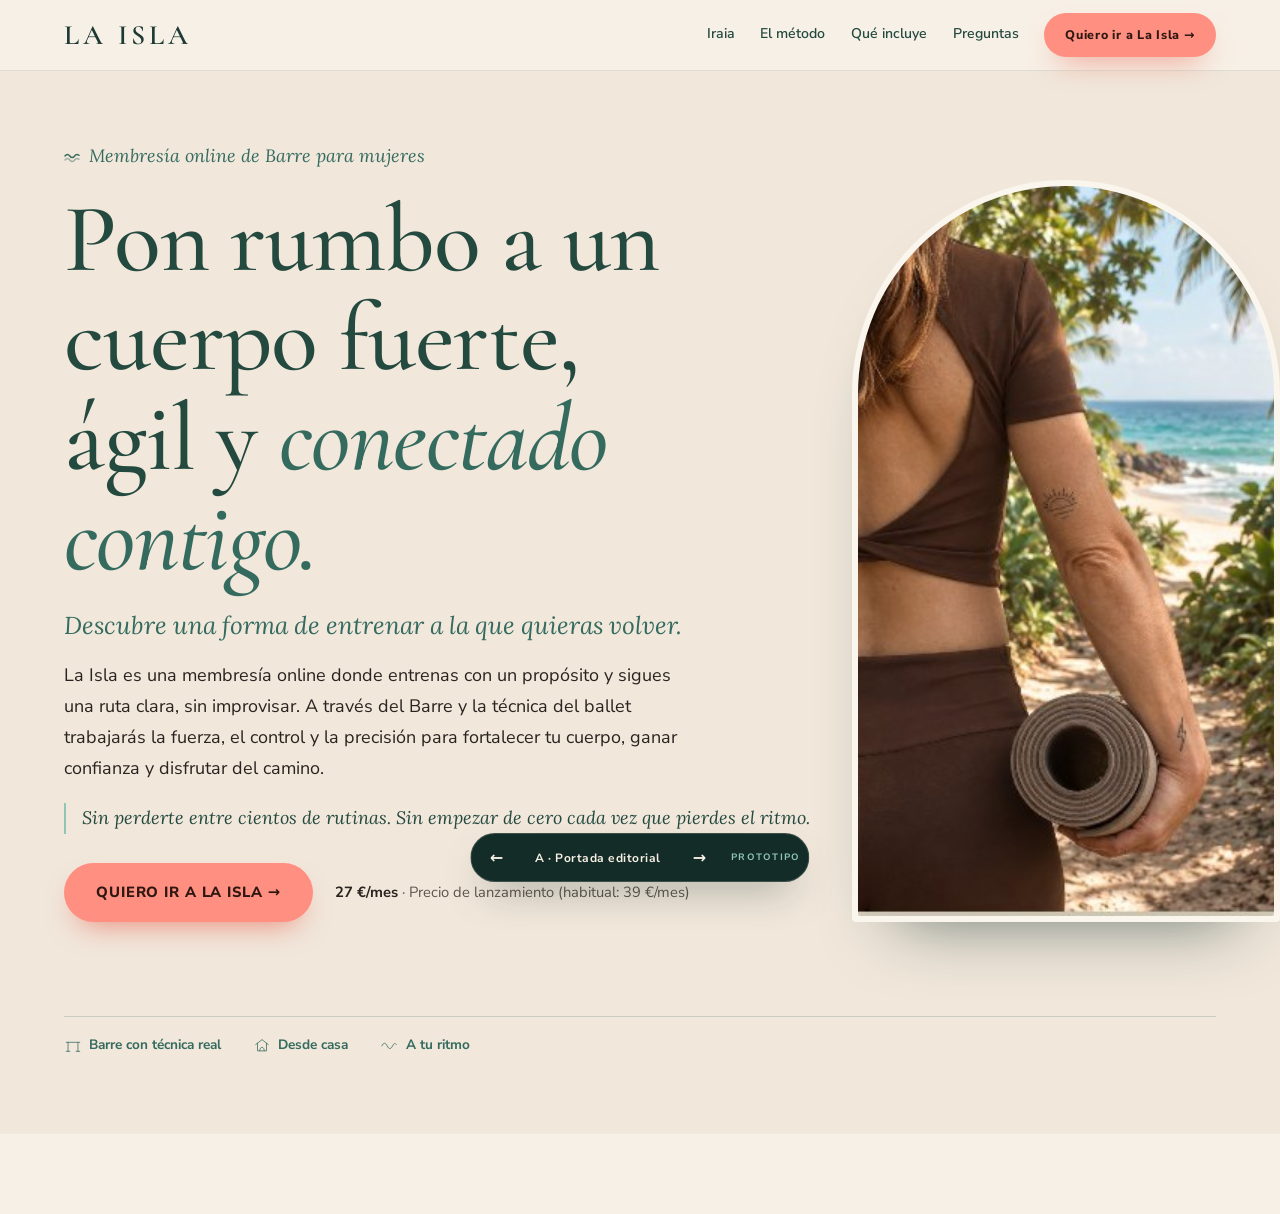
<file: v3/prototype-hero.html>
<!DOCTYPE html>
<!--
  PROTOTIPO · Hero v3 · 3 variantes
  Pregunta: ¿qué composición debe abrir la v3?
  A = Portada editorial (elegida: eyebrow sobre el titular) · B = Cartel · C = Panel de tierra
  Temporal. No es producción.
-->
<html lang="es">
<head>
<meta name="robots" content="noindex,nofollow">
<meta charset="utf-8">
<meta name="viewport" content="width=device-width, initial-scale=1, viewport-fit=cover">
<title>Prototipo hero · La Isla v3</title>
<link rel="preconnect" href="https://fonts.googleapis.com">
<link rel="preconnect" href="https://fonts.gstatic.com" crossorigin>
<link href="https://fonts.googleapis.com/css2?family=Cormorant+Garamond:ital,wght@0,500;0,600;1,500;1,600&family=Lora:ital,wght@0,400;1,400;1,500&family=Nunito+Sans:wght@400;600;700;800&display=swap" rel="stylesheet">
<link rel="stylesheet" href="css/styles.css">
<style>
  :root{
    --p-max:1280px;
    --p-gutter:clamp(22px,5vw,80px);
    --p-grid:clamp(20px,2.4vw,36px);
  }
  html{scroll-behavior:auto}
  body{background:var(--crema);padding-bottom:5rem}

  .p-wrap{width:min(var(--p-max),calc(100% - 2 * var(--p-gutter)));margin-inline:auto}
  .nav .wrap{width:min(var(--p-max),calc(100% - 2 * var(--p-gutter)))}

  .p-hero{position:relative;overflow:hidden;padding:clamp(2.6rem,5.5vw,5rem) 0 clamp(3rem,6vw,5.5rem)}
  .p-h1{font-family:var(--display);font-weight:500;line-height:1.03;letter-spacing:-.012em;color:var(--verde-2);margin:0 0 1.2rem}
  .p-h1 em{font-style:italic;color:var(--verde)}
  .p-lead{font-family:var(--serif);font-style:italic;font-size:clamp(1.22rem,1.05rem + .6vw,1.55rem);line-height:1.42;color:var(--verde);margin:0 0 1.1rem}
  .p-lead strong{font-weight:400;color:inherit}
  .p-body{max-width:56ch;color:var(--tinta)}
  .p-sin{margin:1.2rem 0 1.8rem;padding-left:1rem;border-left:2px solid var(--salvia);font-family:var(--serif);font-style:italic;color:var(--verde-2)}
  .p-actions{display:flex;align-items:center;flex-wrap:wrap;gap:1rem 1.4rem;margin-top:1.6rem}
  .p-price{font-size:.92rem;color:var(--tinta-2)}
  .p-price strong{color:var(--tinta)}

  .p-frame{position:relative;background:var(--lino);padding:6px;border-radius:10px;overflow:hidden;box-shadow:0 40px 70px -45px rgba(29,57,51,.7)}
  .p-frame img{display:block;width:100%;height:100%;object-fit:cover;border-radius:6px}
  .p-arch{aspect-ratio:4/5.2;border-radius:999px 999px 16px 16px}
  .p-arch img{border-radius:999px 999px 10px 10px}

  .p-micro{display:flex;flex-wrap:wrap;gap:.5rem 1.4rem;margin-top:1.4rem;font-size:.85rem;font-weight:700;color:var(--verde)}
  .p-micro span{display:inline-flex;align-items:center;gap:.45rem}
  .p-micro svg{width:18px;height:18px}
  .p-proofs{grid-column:1/13;display:flex;flex-wrap:wrap;gap:1rem 2rem;align-items:center;border-top:1px solid rgba(53,107,95,.22);margin-top:clamp(2.4rem,5vw,4rem);padding-top:1rem;font-size:.85rem;font-weight:700;color:var(--verde)}
  .p-proofs span{display:inline-flex;align-items:center;gap:.45rem}
  .p-proofs svg{width:18px;height:18px}

  .hero-variant{display:none}
  body[data-variant="A"] .hero-variant[data-variant="A"],
  body[data-variant="B"] .hero-variant[data-variant="B"],
  body[data-variant="C"] .hero-variant[data-variant="C"]{display:block}

  /* A · Portada editorial */
  .p-a{background:var(--beige)}
  .p-a-grid{display:grid;grid-template-columns:repeat(12,1fr);gap:var(--p-grid);align-items:start}
  .p-b-note .eyebrow{display:block;margin:0;max-width:15ch;font-size:.98rem;line-height:1.35}
  .p-b-note .eyebrow::before{display:block;margin-bottom:.55rem}
  .p-a-copy{grid-column:1/9}
  .p-a-copy .p-h1{font-size:clamp(3.4rem,2.05rem + 5vw,6.2rem);max-width:14ch}
  .p-a-copy .p-body{max-width:56ch}
  .p-a-photo{grid-column:9/13;margin-right:calc(-1 * var(--p-gutter));padding-top:clamp(.5rem,3vw,3rem);align-self:stretch}
  .p-a-photo .p-frame{height:100%;min-height:520px;aspect-ratio:auto}
  .p-a-proofs{grid-column:1/13}

  /* B · Cartel */
  .p-b{background:var(--crema)}
  .p-b-top{display:grid;grid-template-columns:repeat(12,1fr);gap:var(--p-grid);align-items:start;margin-bottom:clamp(1.8rem,4vw,3rem)}
  .p-b-note{grid-column:1/3;padding-top:.35rem}
  .p-b-title{grid-column:3/13}
  .p-b-title .p-h1{font-size:clamp(4rem,2.3rem + 6.4vw,7.2rem);max-width:13ch;margin-bottom:0}
  .p-b-photo{width:100vw;margin-left:calc(50% - 50vw);margin-top:clamp(1.8rem,4vw,3rem);aspect-ratio:16/7;border-radius:10px}
  .p-b-photo img{object-position:50% 55%}
  .p-b-bottom{display:grid;grid-template-columns:repeat(12,1fr);gap:var(--p-grid);margin-top:clamp(2rem,4vw,3.5rem);align-items:start}
  .p-b-copy{grid-column:1/8}
  .p-b-action{grid-column:9/13;border-left:1px solid rgba(53,107,95,.22);padding-left:clamp(1.2rem,2vw,2rem)}
  .p-b-action .btn{margin-bottom:.9rem}
  .p-b-action .p-micro{flex-direction:column;align-items:flex-start;gap:.55rem;margin-top:1.2rem}

  /* C · Panel de tierra */
  .p-c{background:var(--crema);padding:0}
  .p-c-grid{display:grid;grid-template-columns:1fr 1fr;min-height:clamp(620px,78vh,820px)}
  .p-c-copy{display:flex;align-items:center;justify-content:flex-end;padding:clamp(2.8rem,6vw,5.5rem) clamp(1.6rem,4vw,4rem) clamp(2.5rem,5vw,4rem) max(var(--p-gutter),calc((100vw - var(--p-max))/2));}
  .p-c-copy-inner{width:100%;max-width:620px}
  .p-c-copy .p-h1{font-size:clamp(3rem,1.8rem + 4vw,5.6rem);max-width:11ch}
  .p-c-copy .p-body{max-width:52ch}
  .p-c-micros{border-top:1px solid rgba(53,107,95,.22);margin-top:2rem;padding-top:1rem;display:grid;gap:.55rem;font-size:.85rem;font-weight:700;color:var(--verde)}
  .p-c-micros span{display:inline-flex;align-items:center;gap:.45rem}
  .p-c-micros svg{width:18px;height:18px}
  .p-c-panel{position:relative;display:flex;align-items:center;justify-content:center;overflow:hidden;padding:clamp(2rem,5vw,5rem);background:var(--tierra)}
  .p-c-panel::before{content:"";position:absolute;inset:0;background-image:var(--papel);opacity:.55;pointer-events:none}
  .p-c-photo{position:relative;z-index:1;width:min(360px,80%);height:100%;max-height:560px;min-height:380px}

  /* Switcher */
  .p-switcher{position:fixed;left:50%;bottom:18px;z-index:200;transform:translateX(-50%);display:flex;align-items:center;gap:.35rem;padding:.4rem .5rem;border:1px solid rgba(247,239,228,.18);border-radius:999px;background:var(--tierra-2);color:var(--claro);box-shadow:0 18px 40px -18px rgba(19,44,39,.7);font:700 .75rem/1 var(--sans);letter-spacing:.04em}
  .p-switcher button{width:34px;height:34px;border:0;border-radius:50%;background:transparent;color:inherit;font:inherit;font-size:1rem;cursor:pointer}
  .p-switcher button:hover{background:rgba(247,239,228,.12)}
  .p-switcher button:focus-visible{outline:2px solid var(--coral);outline-offset:2px}
  .p-label{min-width:158px;text-align:center;white-space:nowrap}
  .p-tag{margin-left:.55rem;color:var(--salvia);font-size:.58rem;letter-spacing:.14em;text-transform:uppercase}

  @media(max-width:1000px){
    .p-a-grid{grid-template-columns:repeat(8,1fr)}
    .p-a-copy{grid-column:1/6}
    .p-a-photo{grid-column:6/9;margin-right:calc(-1 * var(--p-gutter));padding-top:0}
    .p-a-photo .p-frame{min-height:0;height:auto;aspect-ratio:4/5.2}
    .p-a-proofs{grid-column:1/9}
  }

  @media(max-width:900px){
    .p-a-grid,.p-b-top,.p-b-bottom{display:flex;flex-direction:column;gap:var(--p-grid)}
    .p-a-copy,.p-a-photo,.p-a-proofs,.p-b-note,.p-b-title,.p-b-copy,.p-b-action{width:100%;grid-column:auto}
    .p-b-note{margin-bottom:.4rem}
    .p-a-photo{margin:2rem 0 0;padding-top:0}
    .p-a-photo .p-frame{aspect-ratio:4/5.2}
    .p-a-copy .p-h1,.p-b-title .p-h1{max-width:none}
    .p-b-title .p-h1{font-size:clamp(3.4rem,2.1rem + 6vw,5.8rem)}
    .p-b-photo{aspect-ratio:4/3}
    .p-b-bottom{gap:2rem}
    .p-b-action{border-left:0;border-top:1px solid rgba(53,107,95,.22);padding-left:0;padding-top:1.2rem}
    .p-c-grid{grid-template-columns:1fr;min-height:0}
    .p-c-copy{justify-content:flex-start;padding:clamp(2.4rem,6vw,4rem) var(--p-gutter)}
    .p-c-copy-inner{max-width:none}
    .p-c-panel{min-height:560px;padding:clamp(2rem,6vw,3.5rem) var(--p-gutter)}
    .p-c-photo{width:min(340px,80%);max-height:520px}
  }

  @media(max-width:520px){
    .p-switcher{bottom:12px;font-size:.68rem}
    .p-switcher button{width:30px;height:30px}
    .p-label{min-width:137px}
    .p-tag{display:none}
    .p-c-panel{min-height:480px}
    .p-c-photo{width:min(290px,82%)}
    .p-b-photo{aspect-ratio:1/1}
  }
</style>
</head>
<body data-variant="A">

<svg width="0" height="0" style="position:absolute" aria-hidden="true">
  <defs>
    <symbol id="i-barra" viewBox="0 0 40 40"><g fill="none" stroke="currentColor" stroke-width="1.7" stroke-linecap="round"><path d="M5 14h30M9 14v20M31 14v20M5 34h8M27 34h8"/></g></symbol>
    <symbol id="i-casa" viewBox="0 0 40 40"><g fill="none" stroke="currentColor" stroke-width="1.7" stroke-linecap="round" stroke-linejoin="round"><path d="M6 19L20 8l14 11"/><path d="M10 16v17h20V16"/><path d="M15 33c0-5 2.5-8 5-8s5 3 5 8"/></g></symbol>
    <symbol id="i-ritmo" viewBox="0 0 40 40"><g fill="none" stroke="currentColor" stroke-width="1.7" stroke-linecap="round"><path d="M4 22c4-8 8-8 12 0s8 8 12 0 6-6 8-3"/></g></symbol>
  </defs>
</svg>

<header class="nav">
  <div class="wrap">
    <a class="logo" href="#inicio">LA ISLA</a>
    <nav aria-label="Navegación">
      <a href="#iraia">Iraia</a><a href="#mapa">El método</a><a href="#incluye">Qué incluye</a><a href="#faq">Preguntas</a>
      <a class="btn" href="#oferta">Quiero ir a La Isla →</a>
    </nav>
  </div>
</header>

<main id="inicio">

<!-- A · PORTADA EDITORIAL -->
<section class="hero-variant p-hero p-a" data-variant="A">
  <div class="p-wrap p-a-grid">
    <div class="p-a-copy">
      <p class="eyebrow">Membresía online de Barre para mujeres</p>
      <h1 class="p-h1">Pon rumbo a un cuerpo fuerte, ágil y <em>conectado contigo.</em></h1>
      <p class="p-lead"><strong>Descubre una forma de entrenar a la que quieras volver.</strong></p>
      <p class="p-body">La Isla es una membresía online donde entrenas con un propósito y sigues una ruta clara, sin improvisar. A través del Barre y la técnica del ballet trabajarás la fuerza, el control y la precisión para fortalecer tu cuerpo, ganar confianza y disfrutar del camino.</p>
      <p class="p-sin">Sin perderte entre cientos de rutinas. Sin empezar de cero cada vez que pierdes el ritmo.</p>
      <div class="p-actions">
        <a class="btn" href="#oferta">QUIERO IR A LA ISLA →</a>
        <p class="p-price"><strong>27 €/mes</strong> · Precio de lanzamiento (habitual: 39 €/mes)</p>
      </div>
    </div>
    <div class="p-a-photo">
      <figure class="p-frame p-arch">
        <img alt="Entrenamiento Barre en La Isla" data-foto="hero" src="https://assets.cdn.filesafe.space/U0COlZxzbxKZEOV1jhRE/media/6ac7b9ccbbad531ac83313fa.png">
      </figure>
    </div>
    <div class="p-proofs">
      <span><svg aria-hidden="true"><use href="#i-barra"/></svg>Barre con técnica real</span>
      <span><svg aria-hidden="true"><use href="#i-casa"/></svg>Desde casa</span>
      <span><svg aria-hidden="true"><use href="#i-ritmo"/></svg>A tu ritmo</span>
    </div>
  </div>
</section>

<!-- B · CARTEL -->
<section class="hero-variant p-hero p-b" data-variant="B">
  <div class="p-wrap">
    <div class="p-b-top">
      <div class="p-b-note">
        <p class="eyebrow">Membresía online de Barre para mujeres</p>
      </div>
      <div class="p-b-title">
        <h1 class="p-h1">Pon rumbo a un cuerpo fuerte, ágil y <em>conectado contigo.</em></h1>
      </div>
    </div>
    <figure class="p-b-photo p-frame">
      <img alt="Entrenamiento Barre en La Isla" data-foto="hero" src="https://assets.cdn.filesafe.space/U0COlZxzbxKZEOV1jhRE/media/6ac7b9ccbbad531ac83313fa.png">
    </figure>
    <div class="p-b-bottom">
      <div class="p-b-copy">
        <p class="p-lead"><strong>Descubre una forma de entrenar a la que quieras volver.</strong></p>
        <p class="p-body">La Isla es una membresía online donde entrenas con un propósito y sigues una ruta clara, sin improvisar. A través del Barre y la técnica del ballet trabajarás la fuerza, el control y la precisión para fortalecer tu cuerpo, ganar confianza y disfrutar del camino.</p>
        <p class="p-sin">Sin perderte entre cientos de rutinas. Sin empezar de cero cada vez que pierdes el ritmo.</p>
      </div>
      <div class="p-b-action">
        <a class="btn" href="#oferta">QUIERO IR A LA ISLA →</a>
        <p class="p-price"><strong>27 €/mes</strong> · Precio de lanzamiento (habitual: 39 €/mes)</p>
        <div class="p-micro">
          <span><svg aria-hidden="true"><use href="#i-barra"/></svg>Barre con técnica real</span>
          <span><svg aria-hidden="true"><use href="#i-casa"/></svg>Desde casa</span>
          <span><svg aria-hidden="true"><use href="#i-ritmo"/></svg>A tu ritmo</span>
        </div>
      </div>
    </div>
  </div>
</section>

<!-- C · PANEL DE TIERRA -->
<section class="hero-variant p-hero p-c" data-variant="C">
  <div class="p-c-grid">
    <div class="p-c-copy">
      <div class="p-c-copy-inner">
        <p class="eyebrow">Membresía online de Barre para mujeres</p>
        <h1 class="p-h1">Pon rumbo a un cuerpo fuerte, ágil y <em>conectado contigo.</em></h1>
        <p class="p-lead"><strong>Descubre una forma de entrenar a la que quieras volver.</strong></p>
        <p class="p-body">La Isla es una membresía online donde entrenas con un propósito y sigues una ruta clara, sin improvisar. A través del Barre y la técnica del ballet trabajarás la fuerza, el control y la precisión para fortalecer tu cuerpo, ganar confianza y disfrutar del camino.</p>
        <p class="p-sin">Sin perderte entre cientos de rutinas. Sin empezar de cero cada vez que pierdes el ritmo.</p>
        <div class="p-actions">
          <a class="btn" href="#oferta">QUIERO IR A LA ISLA →</a>
          <p class="p-price"><strong>27 €/mes</strong> · Precio de lanzamiento (habitual: 39 €/mes)</p>
        </div>
        <div class="p-c-micros">
          <span><svg aria-hidden="true"><use href="#i-barra"/></svg>Barre con técnica real</span>
          <span><svg aria-hidden="true"><use href="#i-casa"/></svg>Desde casa</span>
          <span><svg aria-hidden="true"><use href="#i-ritmo"/></svg>A tu ritmo</span>
        </div>
      </div>
    </div>
    <div class="p-c-panel">
      <figure class="p-frame p-arch p-c-photo">
        <img alt="Entrenamiento Barre en La Isla" data-foto="hero" src="https://assets.cdn.filesafe.space/U0COlZxzbxKZEOV1jhRE/media/6ac7b9ccbbad531ac83313fa.png">
      </figure>
    </div>
  </div>
</section>

</main>

<div class="p-switcher" role="group" aria-label="Variantes del prototipo de hero">
  <button type="button" data-prev aria-label="Variante anterior">←</button>
  <span class="p-label" data-variant-label aria-live="polite">A · Portada editorial</span>
  <button type="button" data-next aria-label="Variante siguiente">→</button>
  <span class="p-tag">Prototipo</span>
</div>

<script src="js/image-fallback.js"></script>
<script>
(function(){
  var names={A:'Portada editorial',B:'Cartel',C:'Panel de tierra'};
  var order=['A','B','C'];
  var params=new URLSearchParams(window.location.search);
  var current=(params.get('variant')||'A').toUpperCase();
  if(!names[current]) current='A';

  function render(){
    document.body.dataset.variant=current;
    document.querySelector('[data-variant-label]').textContent=current+' · '+names[current];
    var url=new URL(window.location.href);
    url.searchParams.set('variant',current);
    window.history.replaceState({},'',url);
    document.title='Prototipo hero · '+current+' · La Isla v3';
  }
  function step(dir){
    var i=order.indexOf(current);
    current=order[(i+dir+order.length)%order.length];
    render();
  }

  document.querySelector('[data-prev]').addEventListener('click',function(){step(-1);});
  document.querySelector('[data-next]').addEventListener('click',function(){step(1);});
  document.addEventListener('keydown',function(e){
    var t=e.target;
    if(t && (t.matches('input, textarea, [contenteditable="true"]'))) return;
    if(e.key==='ArrowLeft'){e.preventDefault();step(-1);}
    if(e.key==='ArrowRight'){e.preventDefault();step(1);}
  });
  render();
})();
</script>
</body>
</html>
</file>
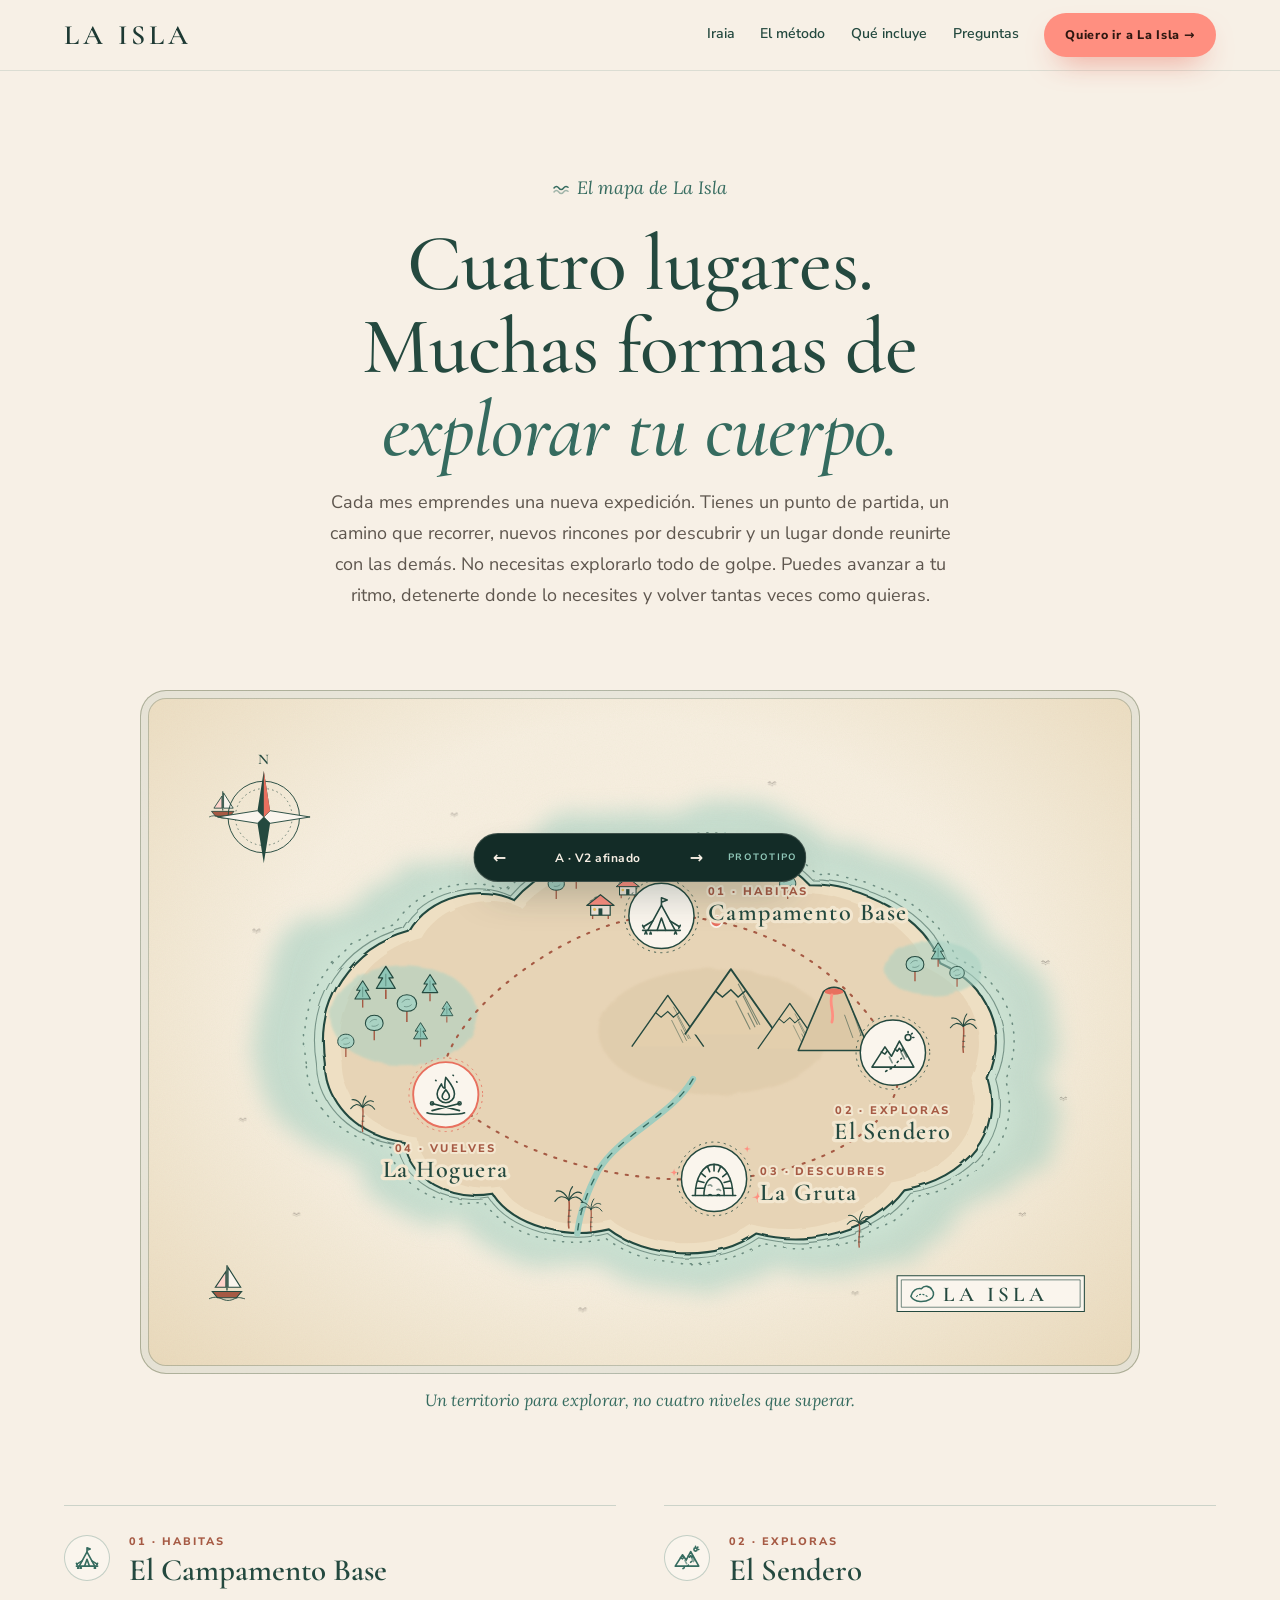
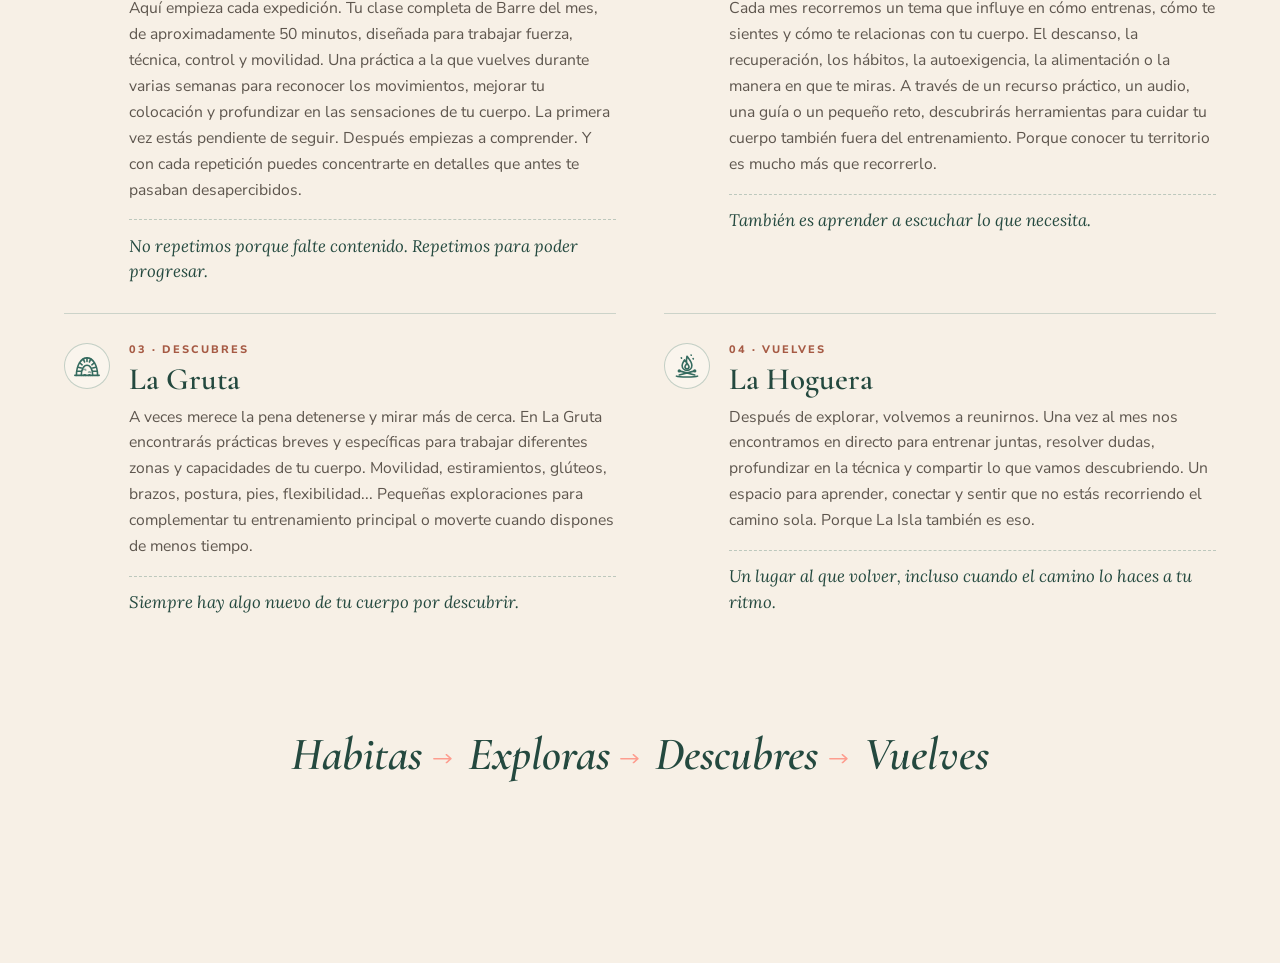
<file: v3/prototype-map.html>
<!DOCTYPE html>
<!--
  PROTOTIPO · Mapa v3 · 3 variantes
  Pregunta: ¿cómo debe leerse el mapa dentro de la bitácora?
  A = V2 afinado · B = Índice lateral · C = Travesía
  Temporal. No es producción.
-->
<html lang="es">
<head>
<meta name="robots" content="noindex,nofollow">
<meta charset="utf-8">
<meta name="viewport" content="width=device-width, initial-scale=1, viewport-fit=cover">
<title>Prototipo mapa · La Isla v3</title>
<link rel="preconnect" href="https://fonts.googleapis.com">
<link rel="preconnect" href="https://fonts.gstatic.com" crossorigin>
<link href="https://fonts.googleapis.com/css2?family=Cormorant+Garamond:ital,wght@0,500;0,600;1,500;1,600&family=Lora:ital,wght@0,400;1,400;1,500&family=Nunito+Sans:wght@400;600;700;800&display=swap" rel="stylesheet">
<link rel="stylesheet" href="css/styles.css">
<style>
  :root{--p-max:1280px;--p-gutter:clamp(22px,5vw,80px);--p-grid:clamp(20px,2.4vw,36px)}
  html{scroll-behavior:auto}
  body{background:var(--crema);padding-bottom:5rem}
  .p-wrap{width:min(var(--p-max),calc(100% - 2 * var(--p-gutter)));margin-inline:auto}
  .nav .wrap{width:min(var(--p-max),calc(100% - 2 * var(--p-gutter)))}
  .p-map-section{position:relative;padding:clamp(4rem,8vw,8rem) 0;background:var(--crema)}
  .p-map-layout{display:grid;grid-template-columns:repeat(12,1fr);gap:var(--p-grid)}

  .p-map-head .eyebrow{color:var(--verde)}
  .p-map-head h2{font-family:var(--display);font-weight:500;line-height:1.04;letter-spacing:-.01em;color:var(--verde-2);margin:0 0 1rem;font-size:clamp(2.8rem,1.8rem + 4vw,5rem)}
  .p-map-head h2 em{font-style:italic;color:var(--verde)}
  .p-map-head p:not(.eyebrow){max-width:58ch;color:var(--tinta-2);margin:0}

  .p-map-figure{width:100%;max-width:none;margin:0}
  .p-map-figure .leyenda{display:none!important}
  .p-map-figure figcaption{color:var(--verde)}

  .p-places{list-style:none;margin:0;padding:0}
  .p-place{display:grid;grid-template-columns:46px 1fr;gap:1.2rem;padding:1.8rem 0;border-top:1px solid rgba(53,107,95,.22)}
  .p-place-marker{width:46px;height:46px;border-radius:50%;display:flex;align-items:center;justify-content:center;background:var(--lino);border:1px solid rgba(53,107,95,.28);color:var(--verde);flex:none}
  .p-place-icon{width:26px;height:26px}
  .p-place-verb{display:block;margin-bottom:.35rem;font:800 .68rem/1.2 var(--sans);letter-spacing:.18em;color:var(--terracota)}
  .p-place h3{font-family:var(--display);font-size:clamp(1.55rem,1.3rem + .8vw,2rem);line-height:1.1;color:var(--verde-2);margin:0 0 .55rem}
  .p-place p{margin:0;color:var(--tinta-2);font-size:.98rem;line-height:1.65}
  .p-place .p-place-phrase{margin-top:1rem;padding-top:.85rem;border-top:1px dashed rgba(53,107,95,.3);font-family:var(--serif);font-style:italic;font-size:1.05rem;line-height:1.5;color:var(--verde-2)}

  .p-cycle{grid-column:1/13}

  /* A · Desplegable */
  body[data-variant="A"] .p-map-head{grid-column:1/13;max-width:720px;margin:0 auto clamp(2rem,4vw,3rem);text-align:center}
  body[data-variant="A"] .p-map-head h2{margin:0 auto 1rem;max-width:16ch}
  body[data-variant="A"] .p-map-head p:not(.eyebrow){margin-left:auto;margin-right:auto;max-width:58ch}
  body[data-variant="A"] .p-map-figure{grid-column:1/13;max-width:1000px;margin-left:auto;margin-right:auto}
  body[data-variant="A"] .p-places{grid-column:1/13;width:100%;max-width:var(--p-max);display:grid;grid-template-columns:1fr 1fr;gap:0 3rem;margin:clamp(2.5rem,5vw,4rem) auto 0}
  body[data-variant="A"] .p-cycle{grid-column:1/13}

  /* B · Índice lateral */
  body[data-variant="B"] .p-map-head{grid-column:1/6;grid-row:1;margin:0}
  body[data-variant="B"] .p-map-head h2{font-size:clamp(2.4rem,1.7rem + 3vw,3.8rem);max-width:10ch}
  body[data-variant="B"] .p-map-head p:not(.eyebrow){max-width:40ch;margin-top:1rem}
  body[data-variant="B"] .p-map-figure{grid-column:6/13;grid-row:1/3;align-self:start;position:sticky;top:96px}
  body[data-variant="B"] .p-places{grid-column:1/6;grid-row:2;display:block;margin-top:2rem}
  body[data-variant="B"] .p-place{padding:1.5rem 0}
  body[data-variant="B"] .p-cycle{grid-column:1/6;grid-row:3}

  /* C · Travesía */
  body[data-variant="C"] .p-map-section{background:var(--tierra);color:var(--claro-2)}
  body[data-variant="C"] .p-map-head{grid-column:1/13;max-width:860px;margin:0 auto;text-align:center}
  body[data-variant="C"] .p-map-head .eyebrow{color:var(--salvia)}
  body[data-variant="C"] .p-map-head h2{color:var(--claro)}
  body[data-variant="C"] .p-map-head h2 em{color:var(--coral)}
  body[data-variant="C"] .p-map-head p:not(.eyebrow){color:var(--claro-2);margin-left:auto;margin-right:auto}
  body[data-variant="C"] .p-map-figure{grid-column:1/13;margin-top:clamp(2rem,4vw,3rem)}
  body[data-variant="C"] .p-map-figure figcaption{color:var(--claro-2)}
  body[data-variant="C"] .p-places{grid-column:1/13;position:relative;max-width:900px;margin:clamp(2.5rem,5vw,4rem) auto 0}
  body[data-variant="C"] .p-places::before{content:"";position:absolute;left:23px;top:0;bottom:0;border-left:1px dashed rgba(207,229,213,.38)}
  body[data-variant="C"] .p-place{grid-template-columns:46px 1fr;gap:1.4rem;padding:2rem 0;border-top:1px solid rgba(207,229,213,.18);position:relative}
  body[data-variant="C"] .p-place-marker{background:var(--tierra);border-color:rgba(207,229,213,.45);color:var(--salvia)}
  body[data-variant="C"] .p-place-verb{color:var(--coral)}
  body[data-variant="C"] .p-place h3{color:var(--claro)}
  body[data-variant="C"] .p-place p{color:var(--claro-2)}
  body[data-variant="C"] .p-place .p-place-phrase{color:var(--salvia);border-top-color:rgba(207,229,213,.3)}
  body[data-variant="C"] .ciclo{color:var(--claro)}
  body[data-variant="C"] .ciclo i{background:var(--coral)}

  .p-switcher{position:fixed;left:50%;bottom:18px;z-index:200;transform:translateX(-50%);display:flex;align-items:center;gap:.35rem;padding:.4rem .5rem;border:1px solid rgba(247,239,228,.18);border-radius:999px;background:var(--tierra-2);color:var(--claro);box-shadow:0 18px 40px -18px rgba(19,44,39,.7);font:700 .75rem/1 var(--sans);letter-spacing:.04em}
  .p-switcher button{width:34px;height:34px;border:0;border-radius:50%;background:transparent;color:inherit;font:inherit;font-size:1rem;cursor:pointer}
  .p-switcher button:hover{background:rgba(247,239,228,.12)}
  .p-switcher button:focus-visible{outline:2px solid var(--coral);outline-offset:2px}
  .p-label{min-width:152px;text-align:center;white-space:nowrap}
  .p-tag{margin-left:.55rem;color:var(--salvia);font-size:.58rem;letter-spacing:.14em;text-transform:uppercase}

  @media(max-width:900px){
    body[data-variant="A"] .p-map-head,
    body[data-variant="B"] .p-map-head,
    body[data-variant="C"] .p-map-head{display:block;grid-column:1/13;grid-row:auto;max-width:none;margin:0 0 2rem;text-align:left}
    body[data-variant="A"] .p-map-head h2,
    body[data-variant="B"] .p-map-head h2,
    body[data-variant="C"] .p-map-head h2{max-width:none;margin-bottom:1rem}
    body[data-variant="A"] .p-map-head p:not(.eyebrow),
    body[data-variant="B"] .p-map-head p:not(.eyebrow),
    body[data-variant="C"] .p-map-head p:not(.eyebrow){max-width:none;margin-top:0}
    body[data-variant="A"] .p-map-figure,
    body[data-variant="B"] .p-map-figure,
    body[data-variant="C"] .p-map-figure{grid-column:1/13;grid-row:auto;position:static;margin:0}
    body[data-variant="A"] .p-places,
    body[data-variant="B"] .p-places,
    body[data-variant="C"] .p-places{grid-column:1/13;grid-row:auto;display:block;max-width:none;margin-top:2rem}
    body[data-variant="A"] .p-cycle,
    body[data-variant="B"] .p-cycle,
    body[data-variant="C"] .p-cycle{grid-column:1/13;grid-row:auto}
    body[data-variant="C"] .p-places{max-width:none}
  }

  @media(max-width:520px){
    .p-switcher{bottom:12px;font-size:.68rem}
    .p-switcher button{width:30px;height:30px}
    .p-label{min-width:132px}
    .p-tag{display:none}
  }
</style>
</head>
<body data-variant="A">

<svg width="0" height="0" style="position:absolute" aria-hidden="true">
  <defs>
    <path id="anillo" d="M200 40C290 45 362 112 355 202C349 290 282 362 192 357C104 352 40 288 46 196C51 110 112 35 200 40Z"/>
    <symbol id="topo" viewBox="0 0 400 400">
      <use href="#anillo"/>
      <use href="#anillo" transform="translate(205 195) rotate(8) scale(.82) translate(-200 -200)"/>
      <use href="#anillo" transform="translate(212 188) rotate(15) scale(.64) translate(-200 -200)"/>
      <use href="#anillo" transform="translate(218 182) rotate(24) scale(.47) translate(-200 -200)"/>
      <use href="#anillo" transform="translate(222 178) rotate(32) scale(.31) translate(-200 -200)"/>
      <use href="#anillo" transform="translate(224 176) rotate(40) scale(.16) translate(-200 -200)"/>
    </symbol>
    <path id="isla" d="M150 330C140 270 175 220 230 205C250 170 300 160 330 175C360 140 420 120 470 130C520 112 580 128 610 160C660 160 720 190 735 235C780 255 800 300 780 345C795 395 760 440 700 450C670 490 610 505 560 492C520 520 455 515 420 488C380 498 330 485 310 455C270 462 230 440 225 405C185 400 150 370 150 330Z"/>
    <symbol id="marca" viewBox="0 0 30 22"><path d="M3 14c1-6 6-9 11-8 3-4 9-3 11 1 3 3 2 8-2 10-5 3-16 4-20-3z" fill="none" stroke="currentColor" stroke-width="1.6"/><path d="M9 14c3-3 7-3 11 0" fill="none" stroke="currentColor" stroke-width="1.2" stroke-dasharray="1.2 2.4" stroke-linecap="round"/></symbol>
    <symbol id="check" viewBox="0 0 24 24"><circle cx="12" cy="12" r="11" fill="#FF8F80"/><path d="M7 12.5l3.2 3.2L17 9" fill="none" stroke="#2E1710" stroke-width="1.8" stroke-linecap="round" stroke-linejoin="round"/></symbol>
    <symbol id="destello" viewBox="-6 -6 12 12" overflow="visible"><path d="M0-6C.6-1.2 1.2-.6 6 0 1.2.6.6 1.2 0 6-.6 1.2-1.2.6-6 0-1.2-.6-.6-1.2 0-6z" fill="#FF8F80"/></symbol>
    <symbol id="ola" viewBox="0 0 24 24"><path d="M1.5 10.5c2.4-3.2 4.8-3.2 7.2 0s4.8 3.2 7.2 0 4.2-2.8 6.6-1.1" fill="none" stroke="currentColor" stroke-width="2.2" stroke-linecap="round"/><path d="M1.5 16.5c2.4-3.2 4.8-3.2 7.2 0s4.8 3.2 7.2 0 4.2-2.8 6.6-1.1" fill="none" stroke="currentColor" stroke-width="2.2" stroke-linecap="round" opacity=".45"/></symbol>
    <symbol id="i-campamento" viewBox="0 0 64 64"><g fill="none" stroke="currentColor" stroke-width="1.6" stroke-linecap="round" stroke-linejoin="round" vector-effect="non-scaling-stroke"><path vector-effect="non-scaling-stroke" d="M6 52h52"/><path vector-effect="non-scaling-stroke" d="M13 52L32 17l19 35"/><path vector-effect="non-scaling-stroke" d="M26 52l6-17 6 17"/><path vector-effect="non-scaling-stroke" d="M32 17V7l8 3-8 3"/><path vector-effect="non-scaling-stroke" d="M20 39L7 47M44 39l13 8"/><path vector-effect="non-scaling-stroke" d="M6 45l2 4M58 45l-2 4"/><path vector-effect="non-scaling-stroke" d="M9 57l1.5-3.5L12 57M50 57l1.5-3.5L53 57M16 57l1-2.5 1 2.5"/></g></symbol>
    <symbol id="i-sendero" viewBox="0 0 64 64"><g fill="none" stroke="currentColor" stroke-width="1.6" stroke-linecap="round" stroke-linejoin="round"><path vector-effect="non-scaling-stroke" d="M3 52L21 24l9 13 11-21 20 36z"/><path vector-effect="non-scaling-stroke" d="M16 31l5 3 3-4M35 27l3 3 3-4 3 4 2-2"/><path vector-effect="non-scaling-stroke" d="M45 26l6 12M43 31l5 10M27 38l4 8" opacity=".6"/><path vector-effect="non-scaling-stroke" d="M22 58c5-4 11-4 13-8s6-8 9-10" stroke-dasharray="1.5 3.5"/><circle vector-effect="non-scaling-stroke" cx="53" cy="11" r="4"/><path vector-effect="non-scaling-stroke" d="M53 3v1.5M61 11h-1.5M58.7 5.3l-1 1"/></g></symbol>
    <symbol id="i-gruta" viewBox="0 0 64 64"><g fill="none" stroke="currentColor" stroke-width="1.6" stroke-linecap="round" stroke-linejoin="round"><path vector-effect="non-scaling-stroke" d="M2 55h60"/><path vector-effect="non-scaling-stroke" d="M6 55C6 31 17 12 32 12s26 19 26 43"/><path vector-effect="non-scaling-stroke" d="M18 55c0-15 6-25 14-25s14 10 14 25"/><path vector-effect="non-scaling-stroke" d="M10 35l8 2M8 45h10M14 24l6 5M54 35l-8 2M56 45H46M50 24l-6 5M32 12v9M23 15l3 7M41 15l-3 7"/><path vector-effect="non-scaling-stroke" d="M24 41c2-1 4-1 5 1M36 47c2-1 4 0 5 1" opacity=".55"/><path vector-effect="non-scaling-stroke" d="M24 55c1-2 4-2 5 0M36 55c1-1.6 3-1.6 4 0"/></g></symbol>
    <symbol id="i-hoguera" viewBox="0 0 64 64"><g fill="none" stroke="currentColor" stroke-width="1.6" stroke-linecap="round" stroke-linejoin="round"><path vector-effect="non-scaling-stroke" d="M32 8c6 8 12 14 12 23a12 12 0 0 1-24 0c0-6 4-10 6-14 1 4 3 6 5 6-1-6 0-10 1-15z"/><path vector-effect="non-scaling-stroke" d="M32 25c3 4 5 6 5 9a5 5 0 0 1-10 0c0-3 2-5 5-9z"/><path vector-effect="non-scaling-stroke" d="M13 54l38-10M13 44l38 10"/><circle vector-effect="non-scaling-stroke" cx="13" cy="44" r="2.2"/><circle vector-effect="non-scaling-stroke" cx="51" cy="44" r="2.2"/><path vector-effect="non-scaling-stroke" d="M6 57c6 3 46 3 52 0"/><path vector-effect="non-scaling-stroke" d="M18 12l.5.5M47 14l.5.5M42 5l.5.5"/></g></symbol>
    <symbol id="i-barra" viewBox="0 0 40 40"><g fill="none" stroke="currentColor" stroke-width="1.7" stroke-linecap="round"><path d="M5 14h30M9 14v20M31 14v20M5 34h8M27 34h8"/></g></symbol>
    <symbol id="i-casa" viewBox="0 0 40 40"><g fill="none" stroke="currentColor" stroke-width="1.7" stroke-linecap="round" stroke-linejoin="round"><path d="M6 19L20 8l14 11"/><path d="M10 16v17h20V16"/><path d="M15 33c0-5 2.5-8 5-8s5 3 5 8"/></g></symbol>
    <symbol id="i-ritmo" viewBox="0 0 40 40"><g fill="none" stroke="currentColor" stroke-width="1.7" stroke-linecap="round"><path d="M4 22c4-8 8-8 12 0s8 8 12 0 6-6 8-3"/></g></symbol>
    <symbol id="i-comunidad" viewBox="0 0 40 40"><g fill="none" stroke="currentColor" stroke-width="1.7" stroke-linecap="round"><circle cx="14" cy="15" r="4.5"/><circle cx="26" cy="15" r="4.5"/><path d="M5 32c1-6 5-9 9-9s8 3 9 9M17 32c1-6 5-9 9-9s8 3 9 9"/></g></symbol>
    <!-- localizador: mini isla para las fichas de cada espacio -->
    <symbol id="loc-base" viewBox="0 0 82 56"><use href="#isla" transform="scale(.1) translate(-90 -60)" fill="#E8D9BE" stroke="#356B5F" stroke-width="16"/></symbol>
  </defs>
</svg>

<header class="nav">
  <div class="wrap">
    <a class="logo" href="#inicio">LA ISLA</a>
    <nav aria-label="Navegación">
      <a href="#iraia">Iraia</a><a href="#mapa">El método</a><a href="#incluye">Qué incluye</a><a href="#faq">Preguntas</a>
      <a class="btn" href="#oferta">Quiero ir a La Isla →</a>
    </nav>
  </div>
</header>

<main id="inicio">
<section class="p-map-section" id="mapa">
  <div class="p-wrap p-map-layout">
    <header class="p-map-head">
      <p class="eyebrow">El mapa de La Isla</p>
      <h2>Cuatro lugares. Muchas formas de <em>explorar tu cuerpo.</em></h2>
      <p>Cada mes emprendes una nueva expedición. Tienes un punto de partida, un camino que recorrer, nuevos rincones por descubrir y un lugar donde reunirte con las demás. No necesitas explorarlo todo de golpe. Puedes avanzar a tu ritmo, detenerte donde lo necesites y volver tantas veces como quieras.</p>
    </header>

    <figure class="map-art p-map-figure">
      <div class="lamina">
        <svg viewBox="0 0 900 600" role="img" aria-label="Mapa ilustrado de La Isla con Campamento Base, El Sendero, La Gruta y La Hoguera unidos por un camino circular">
          <defs>
            <path id="ruta" d="M470 190C570 190 650 245 690 320C720 385 610 440 520 440C430 445 330 420 265 360C240 300 380 190 470 190Z"/>
            <filter id="tinta" x="-5%" y="-5%" width="110%" height="110%"><feTurbulence type="fractalNoise" baseFrequency=".035" numOctaves="2" seed="4"/><feDisplacementMap in="SourceGraphic" scale="4"/></filter>
            <filter id="acuarela" x="-20%" y="-20%" width="140%" height="140%"><feTurbulence type="fractalNoise" baseFrequency=".02" numOctaves="3" seed="9"/><feDisplacementMap in="SourceGraphic" scale="22"/><feGaussianBlur stdDeviation="9"/></filter>
            <filter id="mancha" x="-20%" y="-20%" width="140%" height="140%"><feTurbulence type="fractalNoise" baseFrequency=".05" numOctaves="2" seed="2"/><feDisplacementMap in="SourceGraphic" scale="6"/><feGaussianBlur stdDeviation="1.2"/></filter>
            <symbol id="pico" viewBox="0 0 80 60" overflow="visible"><path d="M2 58L40 4l38 54z" fill="#E3CFAD"/><path d="M2 58L40 4l38 54" fill="none" stroke="#24493F" stroke-width="1.5" stroke-linejoin="round"/><path d="M27 22l6 5 7-6 6 6 6-5" fill="none" stroke="#24493F" stroke-width="1.2"/><path d="M46 16l18 34M50 26l12 24M44 30l12 24M54 40l6 12" stroke="#24493F" stroke-width=".9" opacity=".55"/></symbol>
            <symbol id="abeto" viewBox="0 0 24 34" overflow="visible"><path d="M12 33V24" stroke="#A65A44" stroke-width="1.6"/><path d="M12 2l7 11h-4l6 10H3l6-10H5z" fill="#8FC6B7" stroke="#24493F" stroke-width="1.2" stroke-linejoin="round"/><path d="M12 9v12" stroke="#24493F" stroke-width=".8" opacity=".5"/></symbol>
            <symbol id="copa" viewBox="0 0 26 32" overflow="visible"><path d="M13 31V19" stroke="#A65A44" stroke-width="1.6"/><path d="M13 3c6 0 10 4 10 9 0 5-4 8-10 8S3 17 3 12s4-9 10-9z" fill="#A9D2C3" stroke="#24493F" stroke-width="1.2"/><path d="M8 11c2-3 5-4 8-3M10 15c3 1 6 0 8-2" fill="none" stroke="#24493F" stroke-width=".8" opacity=".5"/></symbol>
            <symbol id="palma" viewBox="0 0 40 60" overflow="visible"><g stroke-linecap="round" fill="none"><path d="M20 58C18 46 22 33 20 20" stroke="#A65A44" stroke-width="2.2"/><path d="M19 50h3M19 42h3M20 34h3" stroke="#24493F" stroke-width=".9"/><g stroke="#24493F" stroke-width="1.6"><path d="M20 20C12 13 6 15 1 22"/><path d="M20 20C14 9 8 7 3 8"/><path d="M20 20C26 9 32 8 37 11"/><path d="M20 20C28 13 34 16 39 23"/><path d="M20 20C20 12 22 6 25 2"/></g></g></symbol>
            <symbol id="cabana" viewBox="0 0 30 28" overflow="visible"><path d="M7 27v-4M23 27v-4" stroke="#A65A44" stroke-width="1.4"/><rect x="5" y="12" width="20" height="11" fill="#F1E7DB" stroke="#24493F" stroke-width="1.2"/><path d="M1 13L15 2l14 11z" fill="#FF8F80" stroke="#24493F" stroke-width="1.2" stroke-linejoin="round"/><path d="M4 9l3-2M8 6l3-2" stroke="#24493F" stroke-width=".8"/><rect x="13" y="16" width="4" height="7" fill="#24493F"/><circle class="ventana" cx="9" cy="17" r="1.6" fill="#F2C35B"/></symbol>
            <symbol id="velero" viewBox="0 0 34 34" overflow="visible"><path d="M17 2v24" stroke="#24493F" stroke-width="1.2"/><path d="M18 4l12 19H18z" fill="#FAF5ED" stroke="#24493F" stroke-width="1.1"/><path d="M16 8L6 23h10z" fill="#FFD3CB" stroke="#24493F" stroke-width="1.1"/><path d="M3 27h28l-5 6H8z" fill="#A65A44" stroke="#24493F" stroke-width="1"/><path d="M0 34c4-2 8-2 12 0s8 2 12 0 6-1 10 0" fill="none" stroke="#24493F" stroke-width=".9"/></symbol>
            <symbol id="ola" viewBox="0 0 30 8" overflow="visible"><path d="M1 6c4-5 8-5 12 0 4 4 8 4 14-2" fill="none" stroke="#356B5F" stroke-width="1.1" stroke-linecap="round"/></symbol>
          </defs>

          <!-- mar en acuarela -->
          <use href="#isla" transform="translate(470 330) scale(1.2) translate(-470 -330)" fill="#9FCDBF" opacity=".55" filter="url(#acuarela)"/>
          <use href="#isla" transform="translate(470 330) scale(1.07) translate(-470 -330)" fill="#CFE5D5" opacity=".7" filter="url(#acuarela)"/>
          <g class="olas" opacity=".55">
            <use class="o o1" href="#ola" x="70" y="200" width="30" height="8"/><use class="o o2" href="#ola" x="110" y="470" width="26" height="7"/>
            <use class="o o3" href="#ola" x="820" y="230" width="30" height="8"/><use class="o o1" href="#ola" x="800" y="470" width="26" height="7"/>
            <use class="o o2" href="#ola" x="380" y="560" width="30" height="8"/><use class="o o3" href="#ola" x="640" y="545" width="28" height="7"/>
            <use class="o o1" href="#ola" x="560" y="60" width="30" height="8"/><use class="o o2" href="#ola" x="260" y="90" width="26" height="7"/>
            <use class="o o3" href="#ola" x="60" y="380" width="24" height="7"/><use class="o o1" href="#ola" x="840" y="360" width="24" height="7"/>
          </g>

          <!-- isla dibujada a tinta -->
          <g filter="url(#tinta)">
            <use href="#isla" fill="#EEDFC3"/>
            <use href="#isla" transform="translate(470 320) scale(.95) translate(-470 -320)" fill="#E6D3B3" opacity=".8"/>
            <use href="#isla" fill="none" stroke="#24493F" stroke-width="2"/>
            <use href="#isla" transform="translate(470 330) scale(1.025) translate(-470 -330)" fill="none" stroke="#24493F" stroke-width="1" opacity=".5"/>
            <use href="#isla" transform="translate(470 330) scale(1.055) translate(-470 -330)" fill="none" stroke="#24493F" stroke-width="1.4" stroke-dasharray="1 7" stroke-linecap="round" opacity=".55"/>
          </g>
          <!-- manchas de color sobre la tierra -->
          <g filter="url(#mancha)" opacity=".55">
            <ellipse cx="225" cy="285" rx="70" ry="48" fill="#A9D2C3"/>
            <ellipse cx="728" cy="240" rx="46" ry="26" fill="#A9D2C3"/>
            <ellipse cx="520" cy="300" rx="110" ry="60" fill="#DCC8A6"/>
          </g>

          <!-- río que baja de las montañas -->
          <path d="M500 345C480 380 430 398 410 432C398 455 392 474 390 492" fill="none" stroke="#9FCDBF" stroke-width="6" stroke-linecap="round"/>
          <path class="rio" d="M500 345C480 380 430 398 410 432C398 455 392 474 390 492" fill="none" stroke="#356B5F" stroke-width="1.3" stroke-dasharray="6 9" stroke-linecap="round"/>

          <!-- cordillera y volcán -->
          <use href="#pico" x="440" y="262" width="72" height="54"/>
          <use href="#pico" x="490" y="236" width="92" height="69"/>
          <use href="#pico" x="560" y="270" width="64" height="48"/>
          <g class="volcan">
            <g class="humo"><circle class="h1" cx="634" cy="256" r="6"/><circle class="h2" cx="634" cy="256" r="5"/><circle class="h3" cx="634" cy="256" r="4.5"/></g>
            <path d="M600 318l24-56q10-8 20 0l24 56z" fill="#DCC8A6" stroke="#24493F" stroke-width="1.5" stroke-linejoin="round"/>
            <path d="M648 270l12 34M644 284l8 22" stroke="#24493F" stroke-width=".9" opacity=".55"/>
            <ellipse cx="634" cy="262" rx="9" ry="3" fill="#E8705F"/>
            <path class="lava" d="M632 265c-3 10 3 16 0 26" fill="none" stroke="#FF8F80" stroke-width="2.6" stroke-linecap="round"/>
          </g>

          <!-- bosques -->
          <g>
            <use href="#abeto" x="176" y="250" width="20" height="28"/><use href="#abeto" x="196" y="236" width="24" height="34"/>
            <use href="#copa" x="216" y="262" width="24" height="30"/><use href="#abeto" x="240" y="244" width="20" height="28"/>
            <use href="#copa" x="186" y="282" width="22" height="27"/><use href="#abeto" x="232" y="290" width="18" height="25"/>
            <use href="#copa" x="160" y="300" width="20" height="25"/><use href="#abeto" x="258" y="270" width="16" height="22"/>
            <use href="#copa" x="700" y="226" width="22" height="27"/><use href="#abeto" x="724" y="214" width="18" height="25"/>
            <use href="#copa" x="742" y="236" width="18" height="22"/>
            <use href="#copa" x="360" y="150" width="20" height="25"/><use href="#abeto" x="380" y="140" width="18" height="25"/>
            <use href="#copa" x="580" y="150" width="20" height="25"/>
          </g>
          <g class="palmeras">
            <g class="palma p1"><use href="#palma" x="368" y="446" width="28" height="42"/></g>
            <g class="palma p2"><use href="#palma" x="392" y="458" width="22" height="33"/></g>
            <g class="palma p3"><use href="#palma" x="744" y="282" width="26" height="39"/></g>
            <g class="palma p1"><use href="#palma" x="646" y="470" width="24" height="36"/></g>
            <g class="palma p2"><use href="#palma" x="174" y="360" width="24" height="36"/></g>
          </g>
          <!-- cabañas del campamento -->
          <use href="#cabana" x="398" y="168" width="28" height="26"/>
          <use href="#cabana" x="426" y="152" width="24" height="22"/>

          <!-- camino -->
          <use href="#ruta" fill="none" stroke="#A65A44" stroke-width="2" stroke-linecap="round" stroke-dasharray="2 8"/>
          <circle r="5.5" fill="#E8705F" stroke="#FAF5ED" stroke-width="1.5" id="caminante"><animateMotion dur="30s" repeatCount="indefinite"><mpath href="#ruta"/></animateMotion></circle>

          <!-- destellos de la gruta y chispas de la hoguera -->
          <g><use class="chispa c1" href="#destello" x="556" y="452" width="11" height="11"/><use class="chispa c2" href="#destello" x="478" y="430" width="8" height="8"/><use class="chispa c3" href="#destello" x="548" y="408" width="7" height="7"/></g>
          <g class="chispas"><circle class="ch ch1" cx="262" cy="330" r="1.8"/><circle class="ch ch2" cx="268" cy="330" r="1.4"/><circle class="ch ch3" cx="258" cy="330" r="1.5"/></g>

          <!-- lugares -->
          <circle class="latido" cx="265" cy="360" r="31" fill="#FF8F80"/>
          <g>
            <g><circle cx="470" cy="190" r="31" fill="#FAF5ED" stroke="#24493F" stroke-width="1.4"/><circle cx="470" cy="190" r="35" fill="none" stroke="#24493F" stroke-width=".8" stroke-dasharray="2 4"/><use href="#i-campamento" x="448" y="168" width="44" height="44" style="color:#24493F"/></g>
            <g><circle cx="690" cy="320" r="31" fill="#FAF5ED" stroke="#24493F" stroke-width="1.4"/><circle cx="690" cy="320" r="35" fill="none" stroke="#24493F" stroke-width=".8" stroke-dasharray="2 4"/><use href="#i-sendero" x="668" y="298" width="44" height="44" style="color:#24493F"/></g>
            <g><circle cx="520" cy="440" r="31" fill="#FAF5ED" stroke="#24493F" stroke-width="1.4"/><circle cx="520" cy="440" r="35" fill="none" stroke="#24493F" stroke-width=".8" stroke-dasharray="2 4"/><use href="#i-gruta" x="498" y="418" width="44" height="44" style="color:#24493F"/></g>
            <g><circle cx="265" cy="360" r="31" fill="#FAF5ED" stroke="#E8705F" stroke-width="1.8"/><circle cx="265" cy="360" r="35" fill="none" stroke="#E8705F" stroke-width=".8" stroke-dasharray="2 4"/><use class="llama" href="#i-hoguera" x="243" y="338" width="44" height="44" style="color:#24493F"/></g>
          </g>
          <g class="m-text">
            <text class="m-verb" x="514" y="170">01 · HABITAS</text><text class="m-label" x="514" y="194">Campamento Base</text>
            <text class="m-verb" x="690" y="378" text-anchor="middle">02 · EXPLORAS</text><text class="m-label" x="690" y="402" text-anchor="middle">El Sendero</text>
            <text class="m-verb" x="564" y="436">03 · DESCUBRES</text><text class="m-label" x="564" y="460">La Gruta</text>
            <text class="m-verb" x="265" y="414" text-anchor="middle">04 · VUELVES</text><text class="m-label" x="265" y="438" text-anchor="middle">La Hoguera</text>
          </g>

          <!-- veleros -->
          <g class="barco"><g class="balanceo"><use href="#velero" x="40" y="520" width="34" height="34"/></g></g>
          <g class="barco b2"><g class="balanceo"><use href="#velero" x="40" y="70" width="26" height="26"/></g></g>

          <!-- rosa de los vientos -->
          <g transform="translate(92 96)">
            <circle r="34" fill="none" stroke="#24493F" stroke-width=".9"/><circle r="27" fill="none" stroke="#24493F" stroke-width=".6" stroke-dasharray="1.5 3"/>
            <g class="rosa"><path d="M0-44L6-6 0 0-6-6zM0 44L6 6 0 0-6 6z" fill="#24493F"/><path d="M-44 0L-6-6 0 0-6 6zM44 0L6-6 0 0 6 6z" fill="#FAF5ED" stroke="#24493F" stroke-width=".9"/><path d="M0-44L6-6 0 0z" fill="#E8705F"/></g>
            <text y="-50" text-anchor="middle" style="font:600 14px 'Cormorant Garamond',Georgia,serif" fill="#24493F">N</text>
          </g>
          <!-- cartela -->
          <g transform="translate(700 556)">
            <path d="M-6 -24h178v34H-6z" fill="#FAF5ED" stroke="#24493F" stroke-width="1"/>
            <path d="M-2 -20h170v26H-2z" fill="none" stroke="#24493F" stroke-width=".6"/>
            <use href="#marca" x="4" y="-17" width="28" height="20" style="color:#356B5F"/>
            <text x="38" y="0" style="font:600 20px 'Cormorant Garamond',Georgia,serif;letter-spacing:.2em" fill="#24493F">LA ISLA</text>
          </g>
        </svg>
      </div>
      <ol class="leyenda">
        <li><svg aria-hidden="true"><use href="#i-campamento"/></svg>Campamento Base <span>Habitas</span></li>
        <li><svg aria-hidden="true"><use href="#i-sendero"/></svg>El Sendero <span>Exploras</span></li>
        <li><svg aria-hidden="true"><use href="#i-gruta"/></svg>La Gruta <span>Descubres</span></li>
        <li><svg aria-hidden="true"><use href="#i-hoguera"/></svg>La Hoguera <span>Vuelves</span></li>
      </ol>
      <figcaption>Un territorio para explorar, no cuatro niveles que superar.</figcaption>
    </figure>

    <ol class="p-places">
      <li class="p-place">
        <div class="p-place-marker"><svg class="p-place-icon" aria-hidden="true"><use href="#i-campamento"/></svg></div>
        <div class="p-place-body">
          <span class="p-place-verb">01 · HABITAS</span>
          <h3>El Campamento Base</h3>
          <p>Aquí empieza cada expedición. Tu clase completa de Barre del mes, de aproximadamente 50 minutos, diseñada para trabajar fuerza, técnica, control y movilidad. Una práctica a la que vuelves durante varias semanas para reconocer los movimientos, mejorar tu colocación y profundizar en las sensaciones de tu cuerpo. La primera vez estás pendiente de seguir. Después empiezas a comprender. Y con cada repetición puedes concentrarte en detalles que antes te pasaban desapercibidos.</p>
          <p class="p-place-phrase">No repetimos porque falte contenido. Repetimos para poder progresar.</p>
        </div>
      </li>
      <li class="p-place">
        <div class="p-place-marker"><svg class="p-place-icon" aria-hidden="true"><use href="#i-sendero"/></svg></div>
        <div class="p-place-body">
          <span class="p-place-verb">02 · EXPLORAS</span>
          <h3>El Sendero</h3>
          <p>Cada mes recorremos un tema que influye en cómo entrenas, cómo te sientes y cómo te relacionas con tu cuerpo. El descanso, la recuperación, los hábitos, la autoexigencia, la alimentación o la manera en que te miras. A través de un recurso práctico, un audio, una guía o un pequeño reto, descubrirás herramientas para cuidar tu cuerpo también fuera del entrenamiento. Porque conocer tu territorio es mucho más que recorrerlo.</p>
          <p class="p-place-phrase">También es aprender a escuchar lo que necesita.</p>
        </div>
      </li>
      <li class="p-place">
        <div class="p-place-marker"><svg class="p-place-icon" aria-hidden="true"><use href="#i-gruta"/></svg></div>
        <div class="p-place-body">
          <span class="p-place-verb">03 · DESCUBRES</span>
          <h3>La Gruta</h3>
          <p>A veces merece la pena detenerse y mirar más de cerca. En La Gruta encontrarás prácticas breves y específicas para trabajar diferentes zonas y capacidades de tu cuerpo. Movilidad, estiramientos, glúteos, brazos, postura, pies, flexibilidad... Pequeñas exploraciones para complementar tu entrenamiento principal o moverte cuando dispones de menos tiempo.</p>
          <p class="p-place-phrase">Siempre hay algo nuevo de tu cuerpo por descubrir.</p>
        </div>
      </li>
      <li class="p-place">
        <div class="p-place-marker"><svg class="p-place-icon" aria-hidden="true"><use href="#i-hoguera"/></svg></div>
        <div class="p-place-body">
          <span class="p-place-verb">04 · VUELVES</span>
          <h3>La Hoguera</h3>
          <p>Después de explorar, volvemos a reunirnos. Una vez al mes nos encontramos en directo para entrenar juntas, resolver dudas, profundizar en la técnica y compartir lo que vamos descubriendo. Un espacio para aprender, conectar y sentir que no estás recorriendo el camino sola. Porque La Isla también es eso.</p>
          <p class="p-place-phrase">Un lugar al que volver, incluso cuando el camino lo haces a tu ritmo.</p>
        </div>
      </li>
    </ol>

    <p class="ciclo p-cycle"><span>Habitas<i aria-hidden="true"></i></span><span>Exploras<i aria-hidden="true"></i></span><span>Descubres<i aria-hidden="true"></i></span><span>Vuelves</span></p>
  </div>
</section>
</main>

<div class="p-switcher" role="group" aria-label="Variantes del prototipo de mapa">
  <button type="button" data-prev aria-label="Variante anterior">←</button>
  <span class="p-label" data-variant-label aria-live="polite">A · V2 afinado</span>
  <button type="button" data-next aria-label="Variante siguiente">→</button>
  <span class="p-tag">Prototipo</span>
</div>

<script src="js/main.js"></script>
<script>
(function(){
  var names={A:'V2 afinado',B:'Índice lateral',C:'Travesía'};
  var order=['A','B','C'];
  var params=new URLSearchParams(window.location.search);
  var current=(params.get('variant')||'A').toUpperCase();
  if(!names[current]) current='A';
  function render(){
    document.body.dataset.variant=current;
    document.querySelector('[data-variant-label]').textContent=current+' · '+names[current];
    var url=new URL(window.location.href);
    url.searchParams.set('variant',current);
    window.history.replaceState({},'',url);
    document.title='Prototipo mapa · '+current+' · La Isla v3';
  }
  function step(dir){
    var i=order.indexOf(current);
    current=order[(i+dir+order.length)%order.length];
    render();
  }
  document.querySelector('[data-prev]').addEventListener('click',function(){step(-1);});
  document.querySelector('[data-next]').addEventListener('click',function(){step(1);});
  document.addEventListener('keydown',function(e){
    var t=e.target;
    if(t && t.matches('input, textarea, [contenteditable="true"]')) return;
    if(e.key==='ArrowLeft'){e.preventDefault();step(-1);}
    if(e.key==='ArrowRight'){e.preventDefault();step(1);}
  });
  render();
})();
</script>
</body>
</html>
</file>
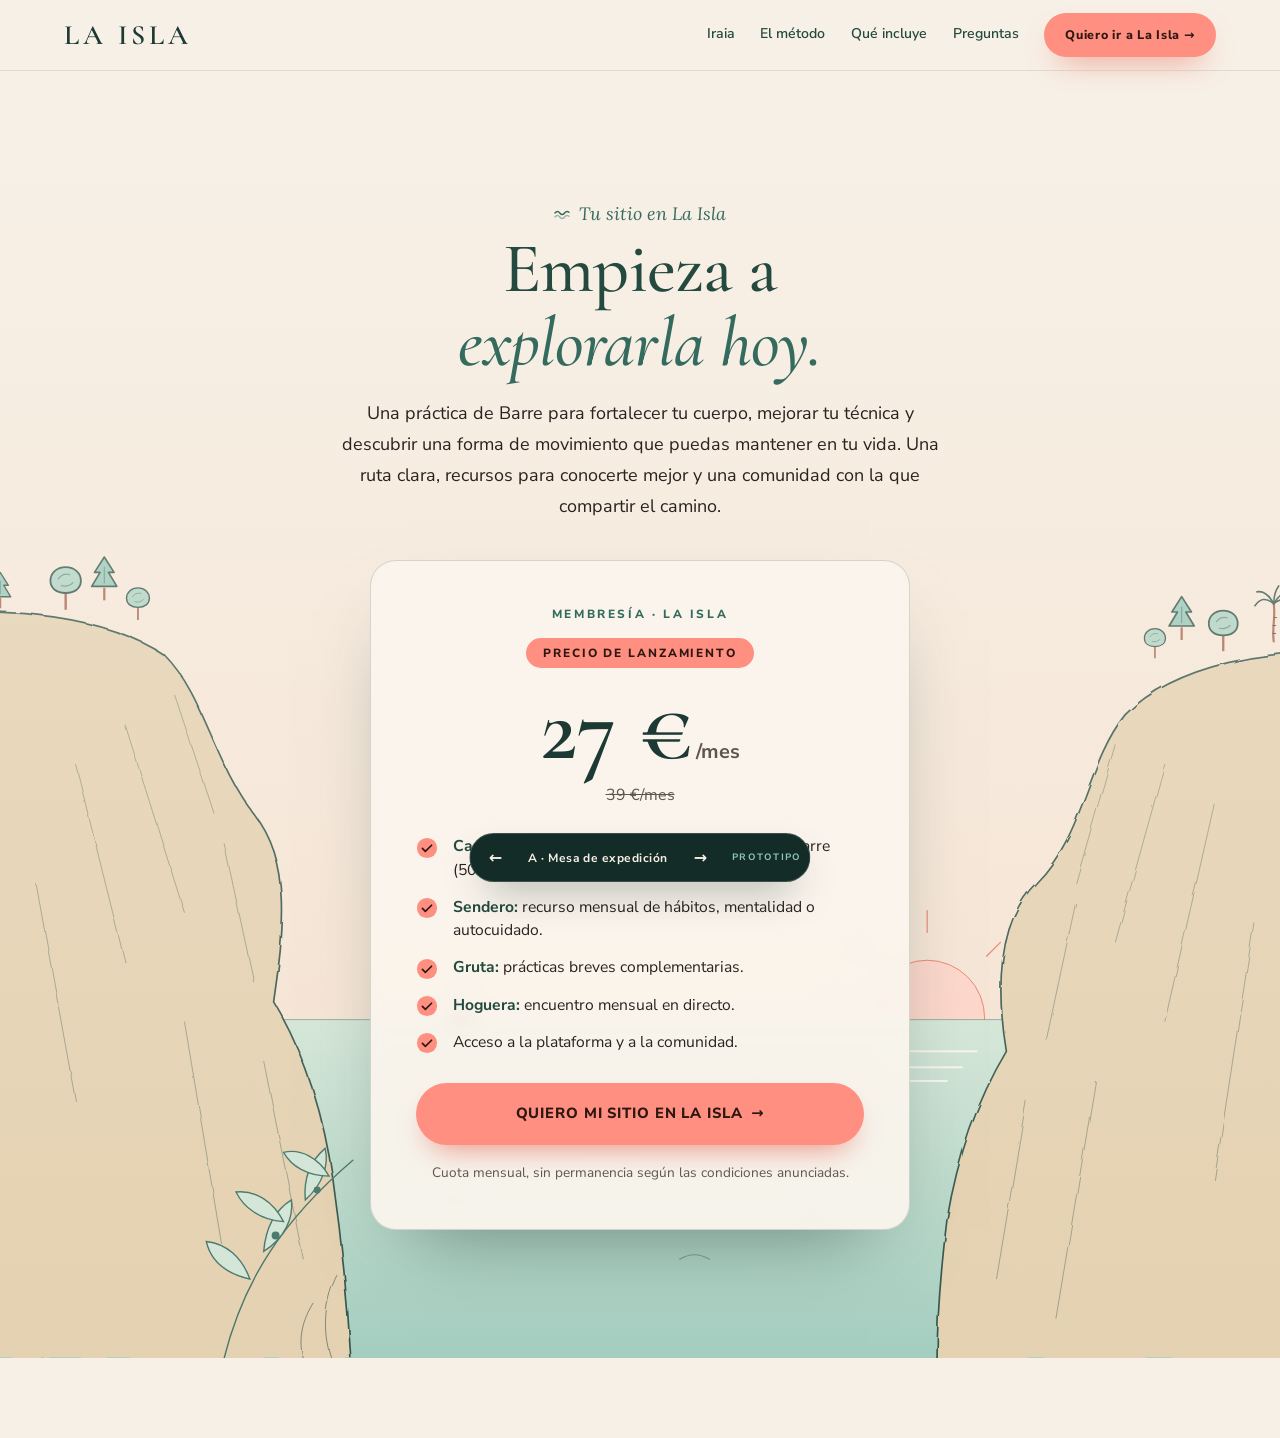
<file: v3/prototype-offer.html>
<!DOCTYPE html>
<!--
  PROTOTIPO · Oferta v3 · 3 variantes
  Pregunta: ¿cómo debe presentarse la membresía sin perder claridad?
  A = Mesa de expedición (elegida) · B = Carta de membresía · C = Paisaje inmersivo
  Temporal. No es producción.
-->
<html lang="es">
<head>
<meta name="robots" content="noindex,nofollow">
<meta charset="utf-8">
<meta name="viewport" content="width=device-width, initial-scale=1, viewport-fit=cover">
<title>Prototipo oferta · La Isla v3</title>
<link rel="preconnect" href="https://fonts.googleapis.com">
<link rel="preconnect" href="https://fonts.gstatic.com" crossorigin>
<link href="https://fonts.googleapis.com/css2?family=Cormorant+Garamond:ital,wght@0,500;0,600;1,500;1,600&family=Lora:ital,wght@0,400;1,400;1,500&family=Nunito+Sans:wght@400;600;700;800&display=swap" rel="stylesheet">
<link rel="stylesheet" href="css/styles.css">
<style>
  :root{--p-max:1280px;--p-gutter:clamp(22px,5vw,80px);--p-grid:clamp(20px,2.4vw,36px)}
  html{scroll-behavior:auto}
  body{background:var(--crema);padding-bottom:5rem}
  .p-wrap{width:min(var(--p-max),calc(100% - 2 * var(--p-gutter)));margin-inline:auto}
  .nav .wrap{width:min(var(--p-max),calc(100% - 2 * var(--p-gutter)))}

  .p-offer{position:relative;overflow:hidden;padding:clamp(5rem,10vw,9rem) 0;background:#F3E8D8}
  .p-offer-art{position:absolute;inset:0;z-index:0;pointer-events:none}
  .p-offer-art svg{display:block;width:100%;height:100%}
  .p-offer-inner{position:relative;z-index:2}

  .p-offer-head .eyebrow{color:var(--verde)}
  .p-offer-head h2{font-family:var(--display);font-weight:500;line-height:1.04;letter-spacing:-.01em;color:var(--verde-2);margin:0 0 1.2rem;font-size:clamp(2.6rem,1.7rem + 3.5vw,4.4rem)}
  .p-offer-head h2 em{font-style:italic;color:var(--verde)}
  .p-offer-head p{max-width:56ch;margin:0;color:var(--tinta)}

  .p-offer-card{position:relative}
  .p-offer-card .tipo{color:var(--verde)}
  .p-offer-card .pill{color:var(--btn-text)}
  .p-offer-card .price{color:var(--tierra)}
  .p-offer-card .habitual{color:var(--tinta-2)}
  .p-offer-card .fine{color:var(--tinta-2)}

  /* A · Mesa de expedición */
  body[data-variant="A"] .p-offer::before{content:"";position:absolute;inset:0;z-index:1;pointer-events:none;background:linear-gradient(180deg,rgba(247,240,230,.78) 0%,rgba(247,240,230,.3) 40%,rgba(247,240,230,.08) 100%)}
  body[data-variant="A"] .p-offer-head{max-width:720px;margin:0 auto 2.4rem;text-align:center}
  body[data-variant="A"] .p-offer-head h2{max-width:15ch;margin-left:auto;margin-right:auto}
  body[data-variant="A"] .p-offer-head p{margin-left:auto;margin-right:auto}
  body[data-variant="A"] .p-offer-card{max-width:540px;margin:0 auto}

  /* B · Carta de membresía */
  body[data-variant="B"] .p-offer{background:var(--crema)}
  body[data-variant="B"] .p-offer-art{inset:0}
  body[data-variant="B"] .p-offer::before{content:"";position:absolute;inset:0;z-index:1;pointer-events:none;background:linear-gradient(90deg,var(--crema) 0%,rgba(247,240,230,.92) 38%,rgba(247,240,230,.35) 58%,rgba(247,240,230,.05) 100%)}
  body[data-variant="B"] .p-offer-inner{display:grid;grid-template-columns:repeat(12,1fr);gap:var(--p-grid);align-items:start}
  body[data-variant="B"] .p-offer-head{grid-column:1/6;margin:0;text-align:left}
  body[data-variant="B"] .p-offer-head h2{max-width:10ch}
  body[data-variant="B"] .p-offer-head p{max-width:40ch}
  body[data-variant="B"] .p-offer-card{grid-column:6/13;max-width:none;margin:0;text-align:left}

  /* C · Paisaje inmersivo */
  body[data-variant="C"] .p-offer{background:var(--tierra)}
  body[data-variant="C"] .p-offer::before{content:"";position:absolute;inset:0;z-index:1;pointer-events:none;background:linear-gradient(90deg,rgba(247,240,230,.96) 0%,rgba(247,240,230,.82) 38%,rgba(247,240,230,0) 68%),linear-gradient(180deg,rgba(247,240,230,.9) 0%,rgba(247,240,230,.25) 35%,rgba(247,240,230,0) 60%)}
  body[data-variant="C"] .p-offer-head{max-width:620px;margin:0;text-align:left}
  body[data-variant="C"] .p-offer-head h2{max-width:12ch}
  body[data-variant="C"] .p-offer-head p{max-width:48ch}
  body[data-variant="C"] .p-offer-card{max-width:1000px;margin:clamp(3rem,6vw,5rem) 0 0 auto;text-align:left;
    display:grid;grid-template-columns:.85fr 1.15fr;grid-template-areas:
      "tipo benefits"
      "pill benefits"
      "price benefits"
      "habitual benefits"
      "action action"
      "fine fine";
    column-gap:clamp(1.5rem,3vw,3rem);row-gap:.45rem}
  body[data-variant="C"] .p-offer-card .tipo{grid-area:tipo}
  body[data-variant="C"] .p-offer-card .pill{grid-area:pill;justify-self:start}
  body[data-variant="C"] .p-offer-card .price{grid-area:price;margin-top:.7rem}
  body[data-variant="C"] .p-offer-card .habitual{grid-area:habitual;margin-top:.2rem}
  body[data-variant="C"] .p-offer-card ul{grid-area:benefits;margin:0;padding:0}
  body[data-variant="C"] .p-offer-card .btn{grid-area:action;width:100%;margin-top:1.6rem}
  body[data-variant="C"] .p-offer-card .fine{grid-area:fine;text-align:left}

  .p-switcher{position:fixed;left:50%;bottom:18px;z-index:200;transform:translateX(-50%);display:flex;align-items:center;gap:.35rem;padding:.4rem .5rem;border:1px solid rgba(247,239,228,.18);border-radius:999px;background:var(--tierra-2);color:var(--claro);box-shadow:0 18px 40px -18px rgba(19,44,39,.7);font:700 .75rem/1 var(--sans);letter-spacing:.04em}
  .p-switcher button{width:34px;height:34px;border:0;border-radius:50%;background:transparent;color:inherit;font:inherit;font-size:1rem;cursor:pointer}
  .p-switcher button:hover{background:rgba(247,239,228,.12)}
  .p-switcher button:focus-visible{outline:2px solid var(--coral);outline-offset:2px}
  .p-label{min-width:160px;text-align:center;white-space:nowrap}
  .p-tag{margin-left:.55rem;color:var(--salvia);font-size:.58rem;letter-spacing:.14em;text-transform:uppercase}

  @media(max-width:900px){
    body[data-variant="A"] .p-offer-head,
    body[data-variant="B"] .p-offer-head,
    body[data-variant="C"] .p-offer-head{max-width:none;margin:0 0 2rem;text-align:left}
    body[data-variant="A"] .p-offer-head h2,
    body[data-variant="B"] .p-offer-head h2,
    body[data-variant="C"] .p-offer-head h2{max-width:none;margin-left:0;margin-right:0}
    body[data-variant="A"] .p-offer-head p,
    body[data-variant="B"] .p-offer-head p,
    body[data-variant="C"] .p-offer-head p{margin-left:0;margin-right:0;max-width:none}
    body[data-variant="A"] .p-offer-card,
    body[data-variant="B"] .p-offer-card,
    body[data-variant="C"] .p-offer-card{max-width:none;margin:0;text-align:left}
    body[data-variant="B"] .p-offer-inner{display:block}
    body[data-variant="B"] .p-offer-art{width:100%;left:0}
    body[data-variant="B"] .p-offer::before{background:linear-gradient(180deg,rgba(247,240,230,.9) 0%,rgba(247,240,230,.35) 40%,rgba(247,240,230,.05) 100%)}
    body[data-variant="C"] .p-offer-card{display:block}
    body[data-variant="C"] .p-offer-card .price{margin-top:.9rem}
    body[data-variant="C"] .p-offer-card ul{margin:1.6rem 0 1.8rem}
    body[data-variant="C"] .p-offer-card .btn{width:100%;margin-top:0}
  }

  @media(max-width:520px){
    .p-switcher{bottom:12px;font-size:.68rem}
    .p-switcher button{width:30px;height:30px}
    .p-label{min-width:140px}
    .p-tag{display:none}
  }
</style>
</head>
<body data-variant="A">

<svg width="0" height="0" style="position:absolute" aria-hidden="true">
  <defs>
    <path id="anillo" d="M200 40C290 45 362 112 355 202C349 290 282 362 192 357C104 352 40 288 46 196C51 110 112 35 200 40Z"/>
    <symbol id="topo" viewBox="0 0 400 400">
      <use href="#anillo"/>
      <use href="#anillo" transform="translate(205 195) rotate(8) scale(.82) translate(-200 -200)"/>
      <use href="#anillo" transform="translate(212 188) rotate(15) scale(.64) translate(-200 -200)"/>
      <use href="#anillo" transform="translate(218 182) rotate(24) scale(.47) translate(-200 -200)"/>
      <use href="#anillo" transform="translate(222 178) rotate(32) scale(.31) translate(-200 -200)"/>
      <use href="#anillo" transform="translate(224 176) rotate(40) scale(.16) translate(-200 -200)"/>
    </symbol>
    <path id="isla" d="M150 330C140 270 175 220 230 205C250 170 300 160 330 175C360 140 420 120 470 130C520 112 580 128 610 160C660 160 720 190 735 235C780 255 800 300 780 345C795 395 760 440 700 450C670 490 610 505 560 492C520 520 455 515 420 488C380 498 330 485 310 455C270 462 230 440 225 405C185 400 150 370 150 330Z"/>
    <symbol id="marca" viewBox="0 0 30 22"><path d="M3 14c1-6 6-9 11-8 3-4 9-3 11 1 3 3 2 8-2 10-5 3-16 4-20-3z" fill="none" stroke="currentColor" stroke-width="1.6"/><path d="M9 14c3-3 7-3 11 0" fill="none" stroke="currentColor" stroke-width="1.2" stroke-dasharray="1.2 2.4" stroke-linecap="round"/></symbol>
    <symbol id="check" viewBox="0 0 24 24"><circle cx="12" cy="12" r="11" fill="#FF8F80"/><path d="M7 12.5l3.2 3.2L17 9" fill="none" stroke="#2E1710" stroke-width="1.8" stroke-linecap="round" stroke-linejoin="round"/></symbol>
    <symbol id="destello" viewBox="-6 -6 12 12" overflow="visible"><path d="M0-6C.6-1.2 1.2-.6 6 0 1.2.6.6 1.2 0 6-.6 1.2-1.2.6-6 0-1.2-.6-.6-1.2 0-6z" fill="#FF8F80"/></symbol>
    <symbol id="ola" viewBox="0 0 24 24"><path d="M1.5 10.5c2.4-3.2 4.8-3.2 7.2 0s4.8 3.2 7.2 0 4.2-2.8 6.6-1.1" fill="none" stroke="currentColor" stroke-width="2.2" stroke-linecap="round"/><path d="M1.5 16.5c2.4-3.2 4.8-3.2 7.2 0s4.8 3.2 7.2 0 4.2-2.8 6.6-1.1" fill="none" stroke="currentColor" stroke-width="2.2" stroke-linecap="round" opacity=".45"/></symbol>
    <symbol id="i-campamento" viewBox="0 0 64 64"><g fill="none" stroke="currentColor" stroke-width="1.6" stroke-linecap="round" stroke-linejoin="round" vector-effect="non-scaling-stroke"><path vector-effect="non-scaling-stroke" d="M6 52h52"/><path vector-effect="non-scaling-stroke" d="M13 52L32 17l19 35"/><path vector-effect="non-scaling-stroke" d="M26 52l6-17 6 17"/><path vector-effect="non-scaling-stroke" d="M32 17V7l8 3-8 3"/><path vector-effect="non-scaling-stroke" d="M20 39L7 47M44 39l13 8"/><path vector-effect="non-scaling-stroke" d="M6 45l2 4M58 45l-2 4"/><path vector-effect="non-scaling-stroke" d="M9 57l1.5-3.5L12 57M50 57l1.5-3.5L53 57M16 57l1-2.5 1 2.5"/></g></symbol>
    <symbol id="i-sendero" viewBox="0 0 64 64"><g fill="none" stroke="currentColor" stroke-width="1.6" stroke-linecap="round" stroke-linejoin="round"><path vector-effect="non-scaling-stroke" d="M3 52L21 24l9 13 11-21 20 36z"/><path vector-effect="non-scaling-stroke" d="M16 31l5 3 3-4M35 27l3 3 3-4 3 4 2-2"/><path vector-effect="non-scaling-stroke" d="M45 26l6 12M43 31l5 10M27 38l4 8" opacity=".6"/><path vector-effect="non-scaling-stroke" d="M22 58c5-4 11-4 13-8s6-8 9-10" stroke-dasharray="1.5 3.5"/><circle vector-effect="non-scaling-stroke" cx="53" cy="11" r="4"/><path vector-effect="non-scaling-stroke" d="M53 3v1.5M61 11h-1.5M58.7 5.3l-1 1"/></g></symbol>
    <symbol id="i-gruta" viewBox="0 0 64 64"><g fill="none" stroke="currentColor" stroke-width="1.6" stroke-linecap="round" stroke-linejoin="round"><path vector-effect="non-scaling-stroke" d="M2 55h60"/><path vector-effect="non-scaling-stroke" d="M6 55C6 31 17 12 32 12s26 19 26 43"/><path vector-effect="non-scaling-stroke" d="M18 55c0-15 6-25 14-25s14 10 14 25"/><path vector-effect="non-scaling-stroke" d="M10 35l8 2M8 45h10M14 24l6 5M54 35l-8 2M56 45H46M50 24l-6 5M32 12v9M23 15l3 7M41 15l-3 7"/><path vector-effect="non-scaling-stroke" d="M24 41c2-1 4-1 5 1M36 47c2-1 4 0 5 1" opacity=".55"/><path vector-effect="non-scaling-stroke" d="M24 55c1-2 4-2 5 0M36 55c1-1.6 3-1.6 4 0"/></g></symbol>
    <symbol id="i-hoguera" viewBox="0 0 64 64"><g fill="none" stroke="currentColor" stroke-width="1.6" stroke-linecap="round" stroke-linejoin="round"><path vector-effect="non-scaling-stroke" d="M32 8c6 8 12 14 12 23a12 12 0 0 1-24 0c0-6 4-10 6-14 1 4 3 6 5 6-1-6 0-10 1-15z"/><path vector-effect="non-scaling-stroke" d="M32 25c3 4 5 6 5 9a5 5 0 0 1-10 0c0-3 2-5 5-9z"/><path vector-effect="non-scaling-stroke" d="M13 54l38-10M13 44l38 10"/><circle vector-effect="non-scaling-stroke" cx="13" cy="44" r="2.2"/><circle vector-effect="non-scaling-stroke" cx="51" cy="44" r="2.2"/><path vector-effect="non-scaling-stroke" d="M6 57c6 3 46 3 52 0"/><path vector-effect="non-scaling-stroke" d="M18 12l.5.5M47 14l.5.5M42 5l.5.5"/></g></symbol>
    <symbol id="i-barra" viewBox="0 0 40 40"><g fill="none" stroke="currentColor" stroke-width="1.7" stroke-linecap="round"><path d="M5 14h30M9 14v20M31 14v20M5 34h8M27 34h8"/></g></symbol>
    <symbol id="i-casa" viewBox="0 0 40 40"><g fill="none" stroke="currentColor" stroke-width="1.7" stroke-linecap="round" stroke-linejoin="round"><path d="M6 19L20 8l14 11"/><path d="M10 16v17h20V16"/><path d="M15 33c0-5 2.5-8 5-8s5 3 5 8"/></g></symbol>
    <symbol id="i-ritmo" viewBox="0 0 40 40"><g fill="none" stroke="currentColor" stroke-width="1.7" stroke-linecap="round"><path d="M4 22c4-8 8-8 12 0s8 8 12 0 6-6 8-3"/></g></symbol>
    <symbol id="i-comunidad" viewBox="0 0 40 40"><g fill="none" stroke="currentColor" stroke-width="1.7" stroke-linecap="round"><circle cx="14" cy="15" r="4.5"/><circle cx="26" cy="15" r="4.5"/><path d="M5 32c1-6 5-9 9-9s8 3 9 9M17 32c1-6 5-9 9-9s8 3 9 9"/></g></symbol>
    <!-- localizador: mini isla para las fichas de cada espacio -->
    <symbol id="loc-base" viewBox="0 0 82 56"><use href="#isla" transform="scale(.1) translate(-90 -60)" fill="#E8D9BE" stroke="#356B5F" stroke-width="16"/></symbol>
  </defs>
</svg>
<svg width="0" height="0" style="position:absolute" aria-hidden="true"><defs><filter id="tinta" x="-5%" y="-5%" width="110%" height="110%"><feTurbulence type="fractalNoise" baseFrequency=".035" numOctaves="2" seed="4"/><feDisplacementMap in="SourceGraphic" scale="4"/></filter><symbol id="copa" viewBox="0 0 26 32" overflow="visible"><path d="M13 31V19" stroke="#A65A44" stroke-width="1.6"/><path d="M13 3c6 0 10 4 10 9 0 5-4 8-10 8S3 17 3 12s4-9 10-9z" fill="#A9D2C3" stroke="#24493F" stroke-width="1.2"/><path d="M8 11c2-3 5-4 8-3M10 15c3 1 6 0 8-2" fill="none" stroke="#24493F" stroke-width=".8" opacity=".5"/></symbol><symbol id="abeto" viewBox="0 0 24 34" overflow="visible"><path d="M12 33V24" stroke="#A65A44" stroke-width="1.6"/><path d="M12 2l7 11h-4l6 10H3l6-10H5z" fill="#8FC6B7" stroke="#24493F" stroke-width="1.2" stroke-linejoin="round"/><path d="M12 9v12" stroke="#24493F" stroke-width=".8" opacity=".5"/></symbol><symbol id="palma" viewBox="0 0 40 60" overflow="visible"><g stroke-linecap="round" fill="none"><path d="M20 58C18 46 22 33 20 20" stroke="#A65A44" stroke-width="2.2"/><path d="M19 50h3M19 42h3M20 34h3" stroke="#24493F" stroke-width=".9"/><g stroke="#24493F" stroke-width="1.6"><path d="M20 20C12 13 6 15 1 22"/><path d="M20 20C14 9 8 7 3 8"/><path d="M20 20C26 9 32 8 37 11"/><path d="M20 20C28 13 34 16 39 23"/><path d="M20 20C20 12 22 6 25 2"/></g></g></symbol><symbol id="velero" viewBox="0 0 34 34" overflow="visible"><path d="M17 2v24" stroke="#24493F" stroke-width="1.2"/><path d="M18 4l12 19H18z" fill="#FAF5ED" stroke="#24493F" stroke-width="1.1"/><path d="M16 8L6 23h10z" fill="#FFD3CB" stroke="#24493F" stroke-width="1.1"/><path d="M3 27h28l-5 6H8z" fill="#A65A44" stroke="#24493F" stroke-width="1"/><path d="M0 34c4-2 8-2 12 0s8 2 12 0 6-1 10 0" fill="none" stroke="#24493F" stroke-width=".9"/></symbol></defs></svg>

<header class="nav">
  <div class="wrap">
    <a class="logo" href="#inicio">LA ISLA</a>
    <nav aria-label="Navegación">
      <a href="#iraia">Iraia</a><a href="#mapa">El método</a><a href="#incluye">Qué incluye</a><a href="#faq">Preguntas</a>
      <a class="btn" href="#oferta">Quiero ir a La Isla →</a>
    </nav>
  </div>
</header>

<main id="inicio">
<section class="p-offer" id="oferta">
  <div class="p-offer-art" aria-hidden="true"><svg class="paisaje" viewBox="0 0 1440 1300" preserveAspectRatio="xMidYMax slice" aria-hidden="true">
    <defs>
      <linearGradient id="cielo" x1="0" y1="0" x2="0" y2="1"><stop offset="0" stop-color="#F7F0E6"/><stop offset="1" stop-color="#F6E3D2"/></linearGradient>
      <linearGradient id="agua" x1="0" y1="0" x2="0" y2="1"><stop offset="0" stop-color="#CFE5D5"/><stop offset="1" stop-color="#93C6B8"/></linearGradient>
    </defs>
    <rect width="1440" height="960" fill="url(#cielo)"/>
    <g transform="translate(0 400)">
    
    <g class="sol"><circle cx="1010" cy="556" r="58" fill="#FFCFC4" opacity=".85"/><circle cx="1010" cy="556" r="58" fill="none" stroke="#E8705F" stroke-width="1"/>
      <path d="M1010 470v-22M950 494l-14-14M1070 494l14-14M928 538h-22M1092 538h22" stroke="#E8705F" stroke-width="1.2" stroke-linecap="round"/></g>
    <rect y="558" width="1440" height="400" fill="url(#agua)"/>
    <path d="M0 558h1440" stroke="#356B5F" stroke-width="1" opacity=".55"/>
    <path d="M960 590h100M975 606h70M990 620h40" stroke="#FAF5ED" stroke-width="2" stroke-linecap="round" class="reflejo"/>
    <g class="mar-of" fill="none" stroke="#24493F" stroke-width="1.1" stroke-linecap="round" opacity=".45">
      <path d="M480 610c10-6 20-6 30 0M600 640c10-6 20-6 30 0M820 620c10-6 20-6 30 0M930 670c10-6 20-6 30 0M680 700c10-6 20-6 30 0M520 740c10-6 20-6 30 0M880 760c10-6 20-6 30 0M760 800c10-6 20-6 30 0"/>
    </g>
    <g filter="url(#tinta)">
      <path d="M0 150C80 140 180 150 240 190 280 230 290 300 330 350 370 400 360 470 350 540 380 590 400 650 410 720 420 790 425 850 428 900H0z" fill="#E3CFAD"/>
      <path d="M0 150C80 140 180 150 240 190 280 230 290 300 330 350 370 400 360 470 350 540 380 590 400 650 410 720 420 790 425 850 428 900" fill="none" stroke="#24493F" stroke-width="1.7"/>
      <path d="M250 230l40 120M200 260l60 190M300 380l30 140M150 300l50 200M340 600l40 200M260 560l40 240M110 420l40 220" stroke="#24493F" stroke-width=".9" opacity=".45"/>
      <path d="M408 900c-10-30-6-60 6-84M380 900c-6-20 0-40 10-56" stroke="#24493F" stroke-width="1" fill="none" opacity=".6"/>
    </g>
    <g><use href="#copa" x="120" y="96" width="40" height="50"/><use href="#abeto" x="162" y="88" width="34" height="48"/><use href="#copa" x="198" y="118" width="30" height="38"/><use href="#abeto" x="60" y="104" width="28" height="40"/></g>
    <g filter="url(#tinta)">
      <path d="M1440 190C1360 180 1260 200 1210 250 1170 300 1170 370 1120 420 1080 460 1080 530 1090 590 1060 640 1040 700 1030 760 1024 810 1020 860 1020 900H1440z" fill="#E3CFAD"/>
      <path d="M1440 190C1360 180 1260 200 1210 250 1170 300 1170 370 1120 420 1080 460 1080 530 1090 590 1060 640 1040 700 1030 760 1024 810 1020 860 1020 900" fill="none" stroke="#24493F" stroke-width="1.7"/>
      <path d="M1200 280l-40 140M1250 300l-50 180M1160 440l-30 140M1300 340l-50 220M1110 640l-30 180M1180 620l-40 240M1340 460l-40 260" stroke="#24493F" stroke-width=".9" opacity=".45"/>
    </g>
    <g><use href="#abeto" x="1250" y="128" width="34" height="48"/><use href="#copa" x="1290" y="140" width="38" height="48"/><use href="#palma" x="1340" y="118" width="40" height="60"/><use href="#copa" x="1226" y="160" width="28" height="34"/></g>
    <g class="barco b3"><g class="balanceo"><use href="#velero" x="520" y="526" width="40" height="40"/></g></g>
    <g class="rama" fill="none" stroke="#356B5F" stroke-width="1.4" stroke-linecap="round">
      <path d="M300 900C320 820 360 760 430 700"/>
      <path d="M326 820c-26-6-40-20-44-38 20 2 36 16 44 38z" fill="#CFE5D5"/>
      <path d="M340 792c22-14 30-34 28-52-16 10-26 28-28 52z" fill="#CFE5D5"/>
      <path d="M360 762c-24-2-40-14-48-30 20-2 38 10 48 30z" fill="#CFE5D5"/>
      <path d="M382 740c18-16 24-36 20-52-14 12-22 30-20 52z" fill="#CFE5D5"/>
      <path d="M406 716c-22 0-38-10-46-24 18-4 36 6 46 24z" fill="#CFE5D5"/>
      <circle cx="352" cy="776" r="4" fill="#356B5F" stroke="none"/><circle cx="394" cy="730" r="3.5" fill="#356B5F" stroke="none"/>
    </g>
  </g>
  </svg></div>
  <div class="p-wrap p-offer-inner">
    <header class="p-offer-head"><p class="eyebrow">Tu sitio en La Isla</p>
      <h2>Empieza a <em>explorarla hoy.</em></h2>
      <p>Una práctica de Barre para fortalecer tu cuerpo, mejorar tu técnica y descubrir una forma de movimiento que puedas mantener en tu vida. Una ruta clara, recursos para conocerte mejor y una comunidad con la que compartir el camino.</p></header>
    <div class="checkout p-offer-card">
      <p class="tipo">MEMBRESÍA · LA ISLA</p>
      <span class="pill">Precio de lanzamiento</span>
      <div class="price">27 €<small>/mes</small></div>
      <p class="habitual"><s>39 €/mes</s></p>
      <ul>
        <li><svg aria-hidden="true"><use href="#check"/></svg><span><strong>Campamento Base:</strong> clase principal mensual de Barre (50–60 min).</span></li>
        <li><svg aria-hidden="true"><use href="#check"/></svg><span><strong>Sendero:</strong> recurso mensual de hábitos, mentalidad o autocuidado.</span></li>
        <li><svg aria-hidden="true"><use href="#check"/></svg><span><strong>Gruta:</strong> prácticas breves complementarias.</span></li>
        <li><svg aria-hidden="true"><use href="#check"/></svg><span><strong>Hoguera:</strong> encuentro mensual en directo.</span></li>
        <li><svg aria-hidden="true"><use href="#check"/></svg><span>Acceso a la plataforma y a la comunidad.</span></li>
      </ul>
      <!-- TODO checkout: sustituir #contacto por la URL de pago -->
      <a aria-label="Consultar cómo unirse a La Isla" class="btn" href="#contacto">QUIERO MI SITIO EN LA ISLA <span aria-hidden="true">→</span></a>
      <p class="fine">Cuota mensual, sin permanencia según las condiciones anunciadas.</p>
      <!-- Nota interna: el botón de pago definitivo está pendiente de configurar. Verificar duración y condiciones del precio promocional antes de publicar. -->
    </div>
  </div>
</section>
</main>

<div class="p-switcher" role="group" aria-label="Variantes del prototipo de oferta">
  <button type="button" data-prev aria-label="Variante anterior">←</button>
  <span class="p-label" data-variant-label aria-live="polite">A · Mesa de expedición</span>
  <button type="button" data-next aria-label="Variante siguiente">→</button>
  <span class="p-tag">Prototipo</span>
</div>

<script>
(function(){
  var names={A:'Mesa de expedición',B:'Carta de membresía',C:'Paisaje inmersivo'};
  var order=['A','B','C'];
  var params=new URLSearchParams(window.location.search);
  var current=(params.get('variant')||'A').toUpperCase();
  if(!names[current]) current='A';
  function render(){
    document.body.dataset.variant=current;
    document.querySelector('[data-variant-label]').textContent=current+' · '+names[current];
    var url=new URL(window.location.href);
    url.searchParams.set('variant',current);
    window.history.replaceState({},'',url);
    document.title='Prototipo oferta · '+current+' · La Isla v3';
  }
  function step(dir){
    var i=order.indexOf(current);
    current=order[(i+dir+order.length)%order.length];
    render();
  }
  document.querySelector('[data-prev]').addEventListener('click',function(){step(-1);});
  document.querySelector('[data-next]').addEventListener('click',function(){step(1);});
  document.addEventListener('keydown',function(e){
    var t=e.target;
    if(t && t.matches('input, textarea, [contenteditable="true"]')) return;
    if(e.key==='ArrowLeft'){e.preventDefault();step(-1);}
    if(e.key==='ArrowRight'){e.preventDefault();step(1);}
  });
  render();
})();
</script>
</body>
</html>
</file>
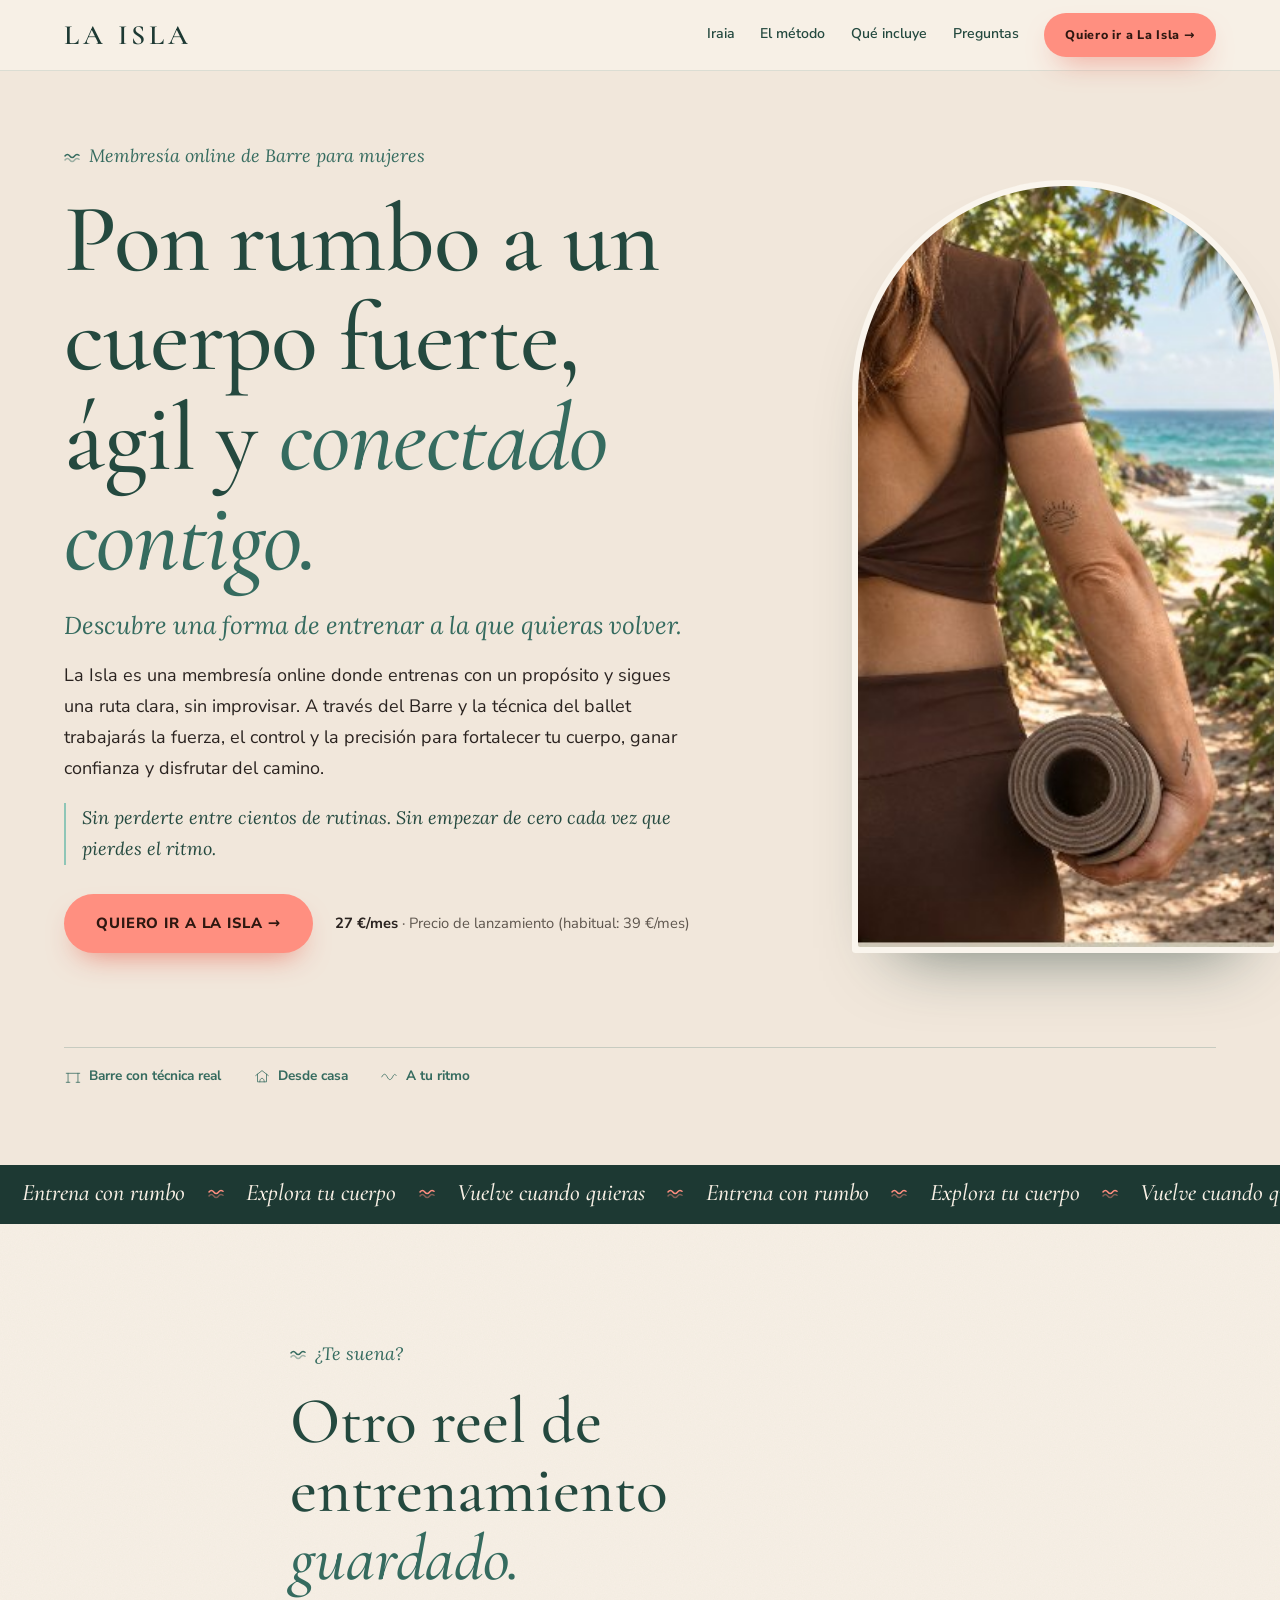
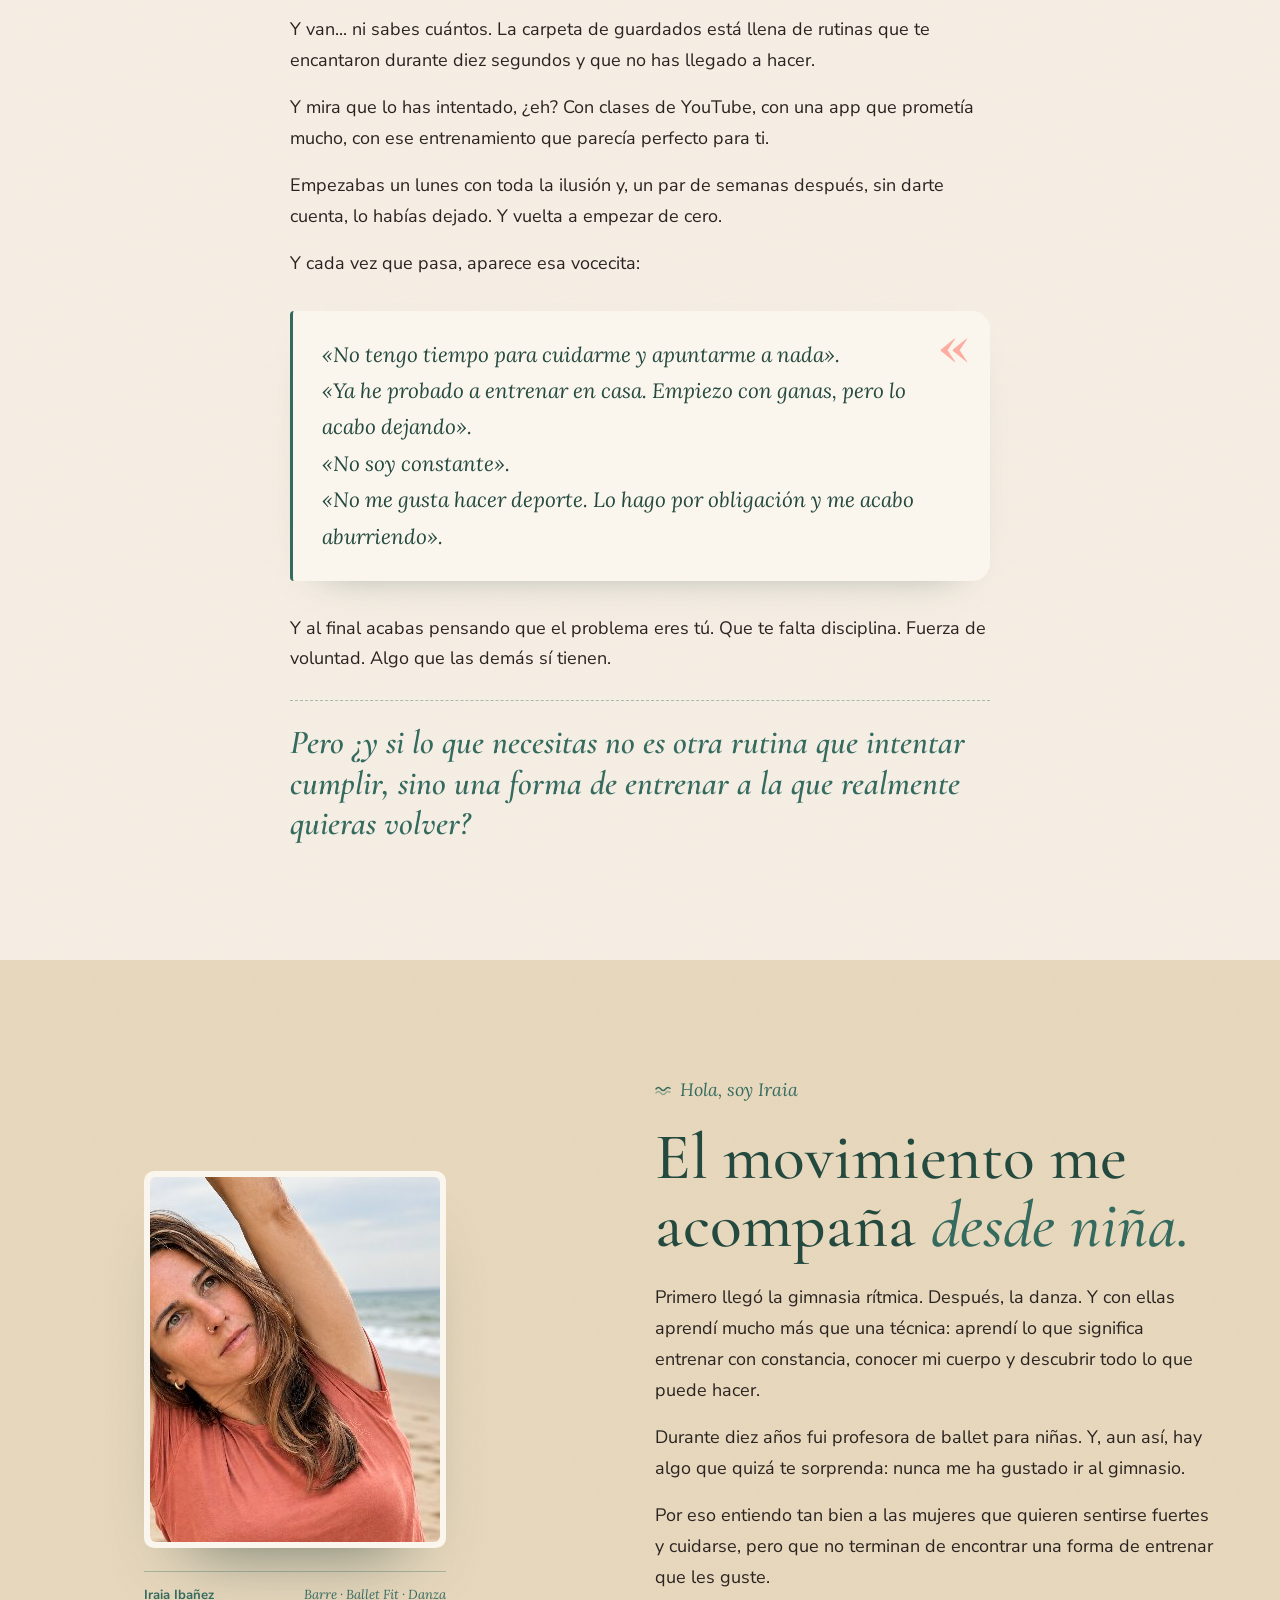
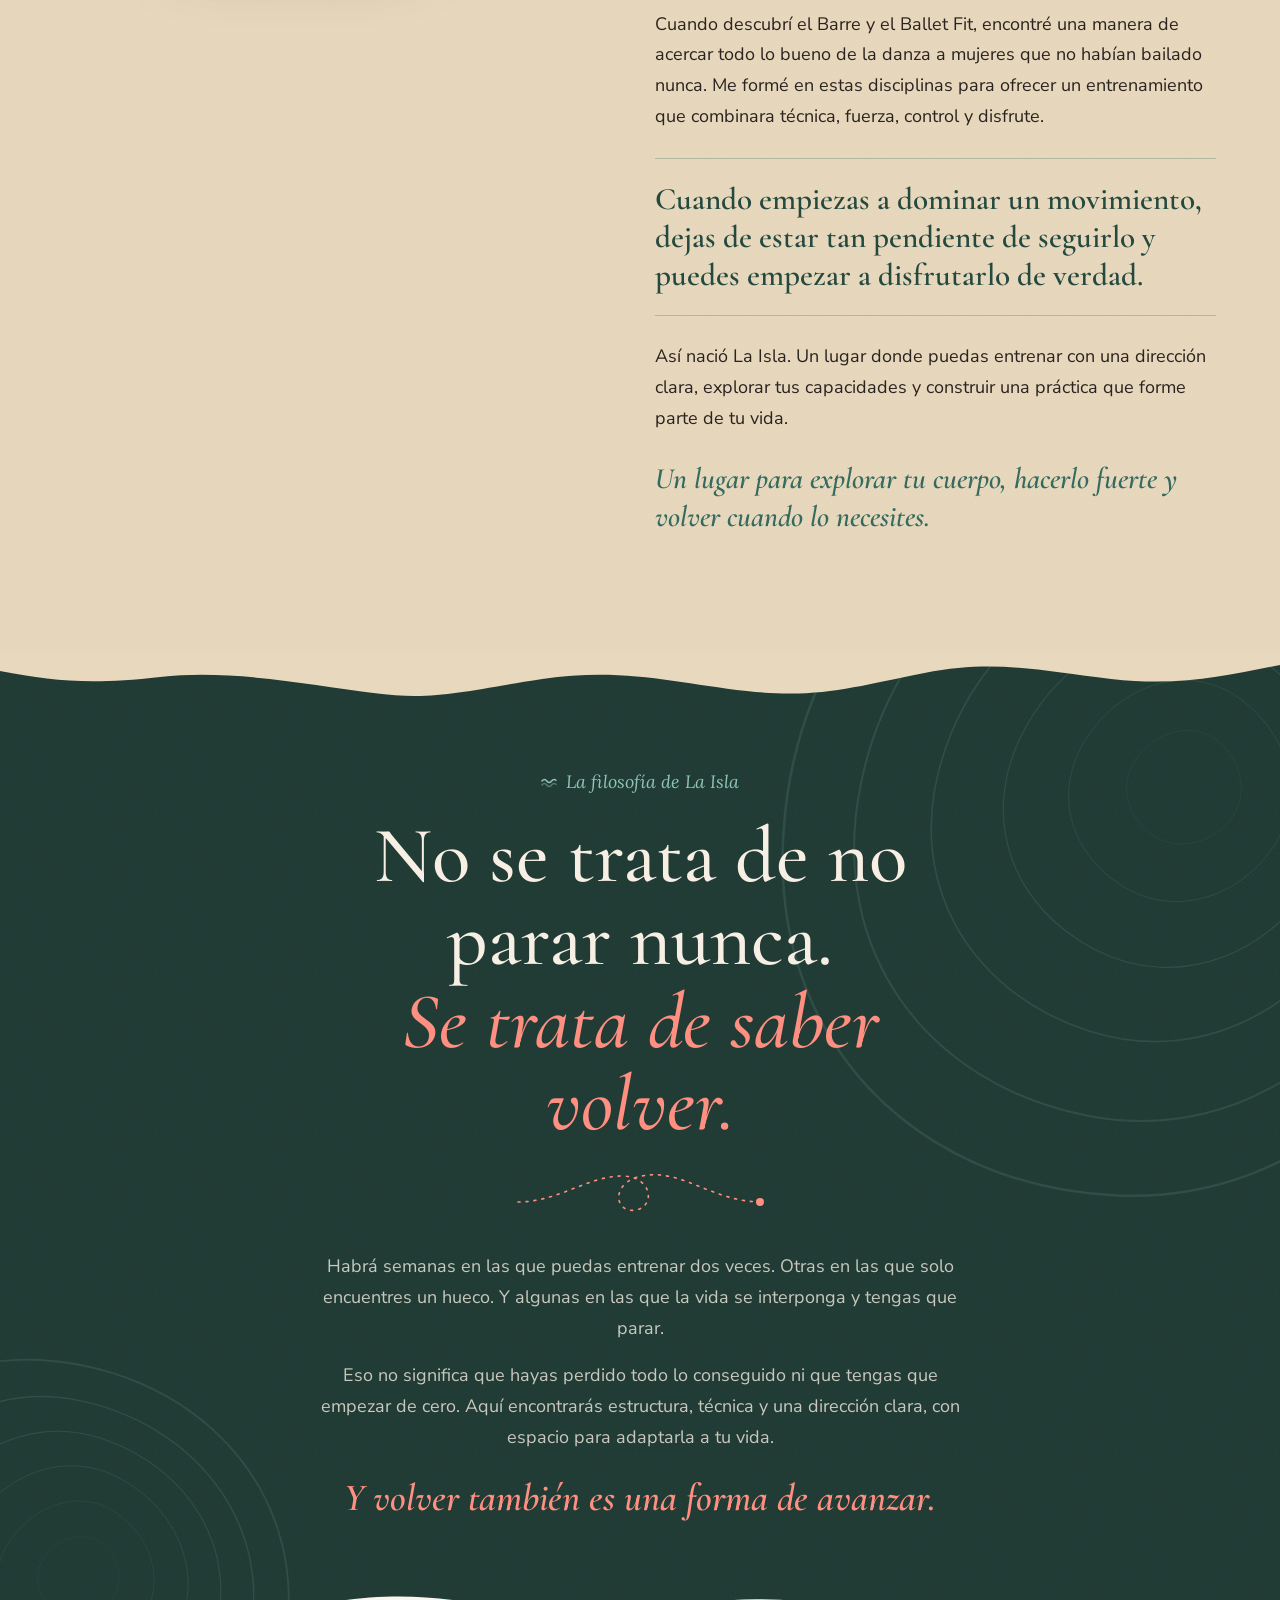
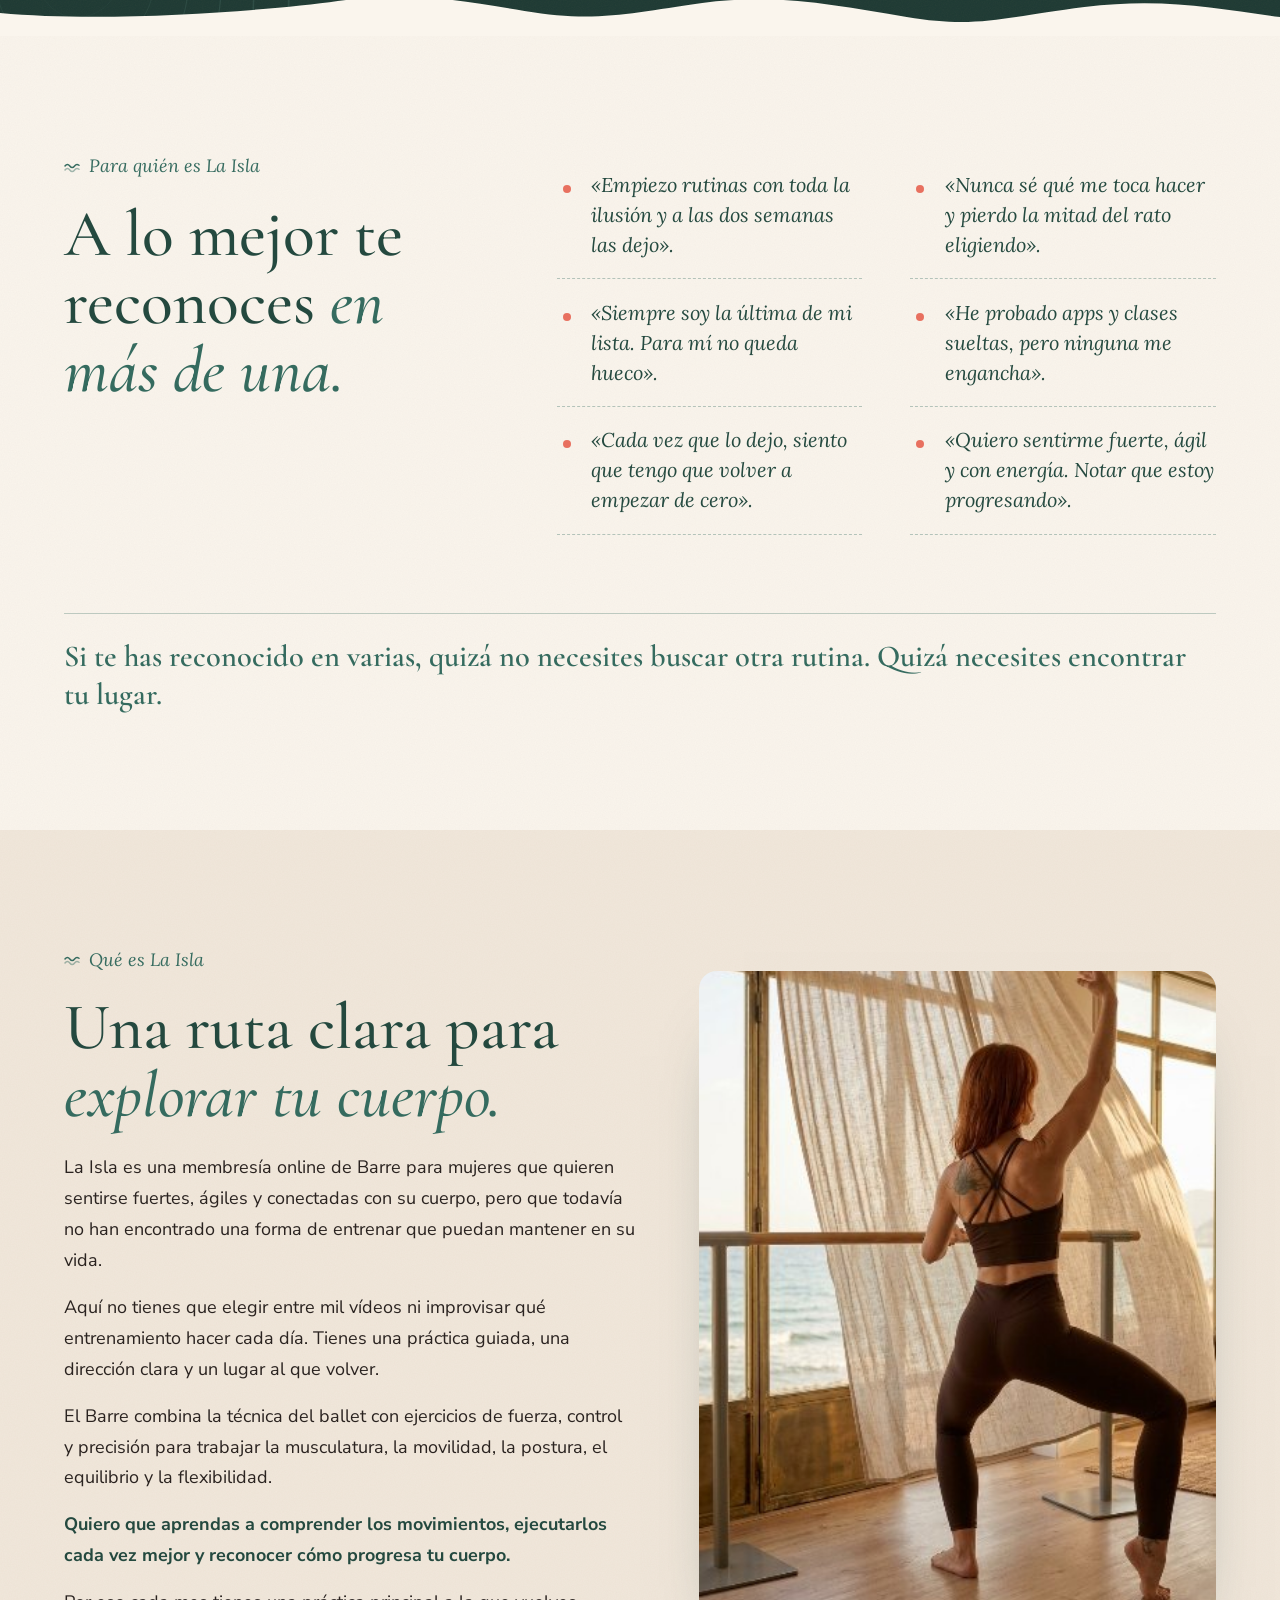
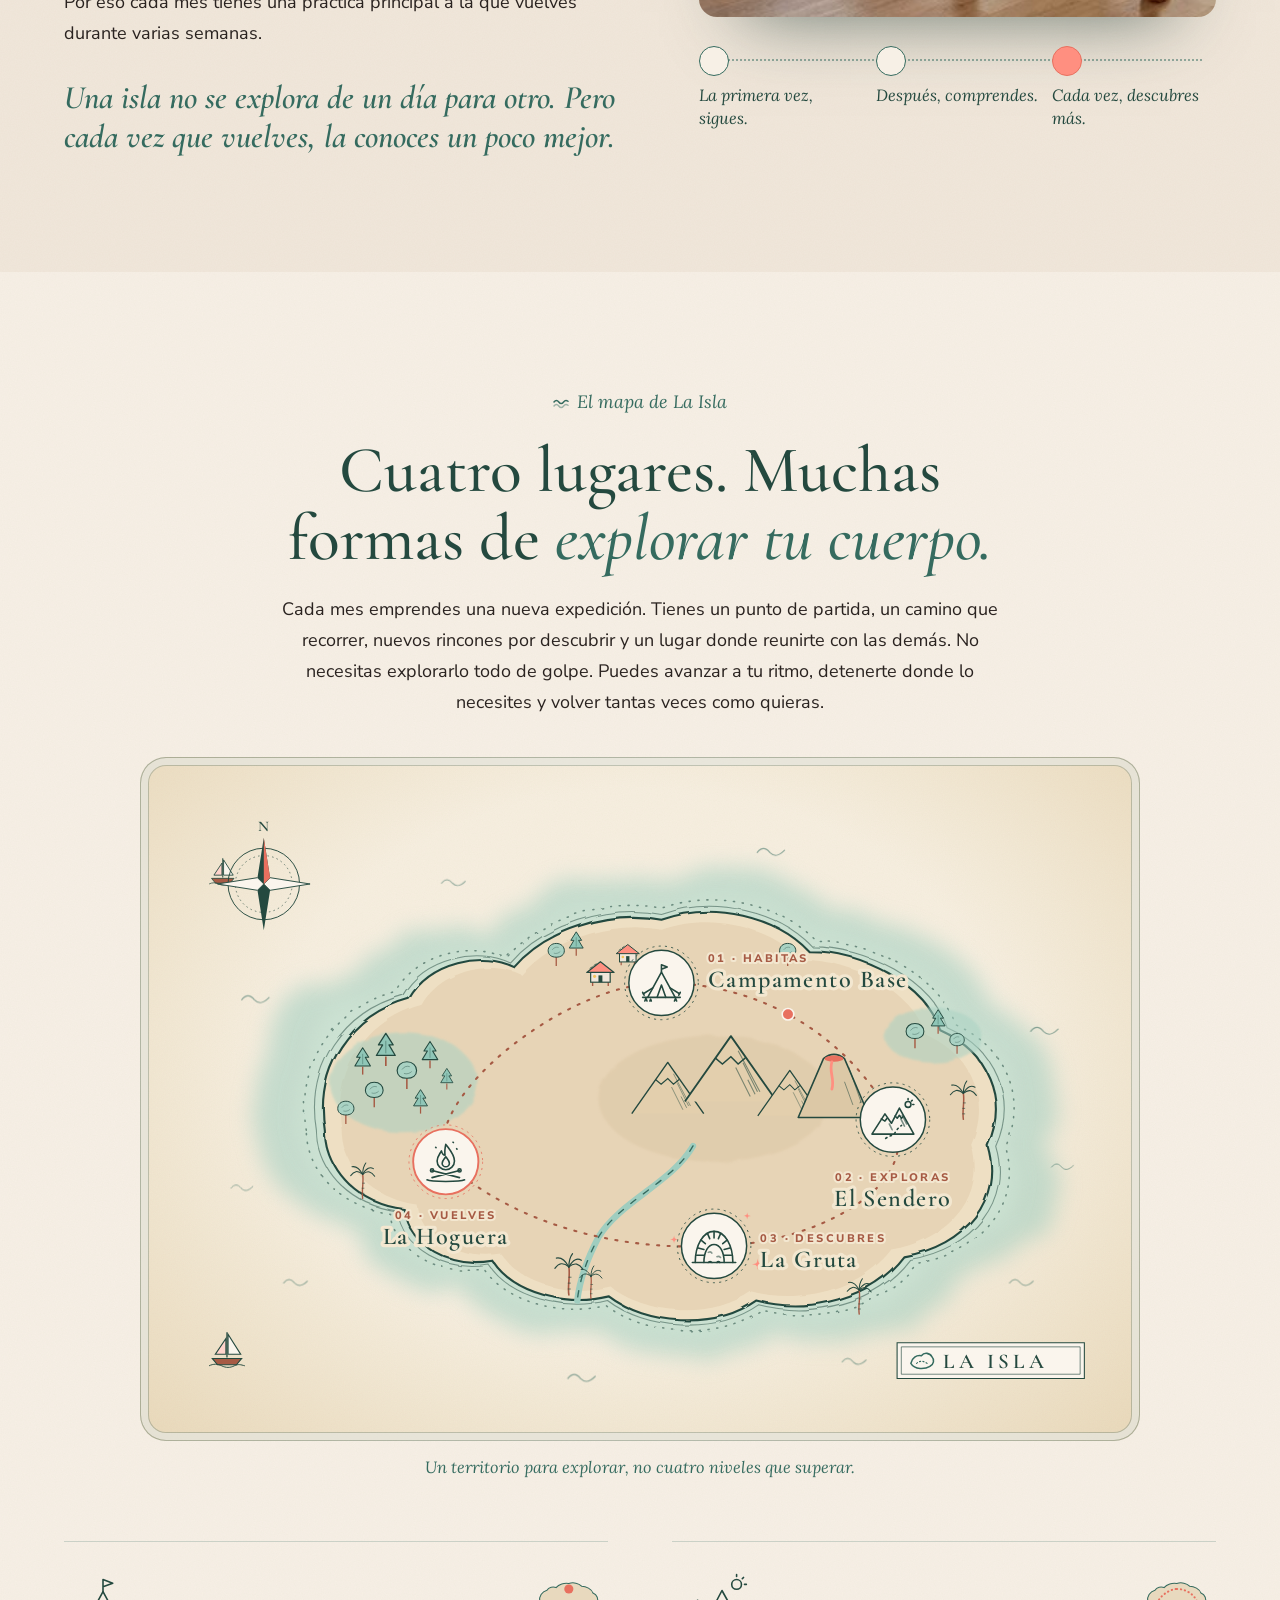
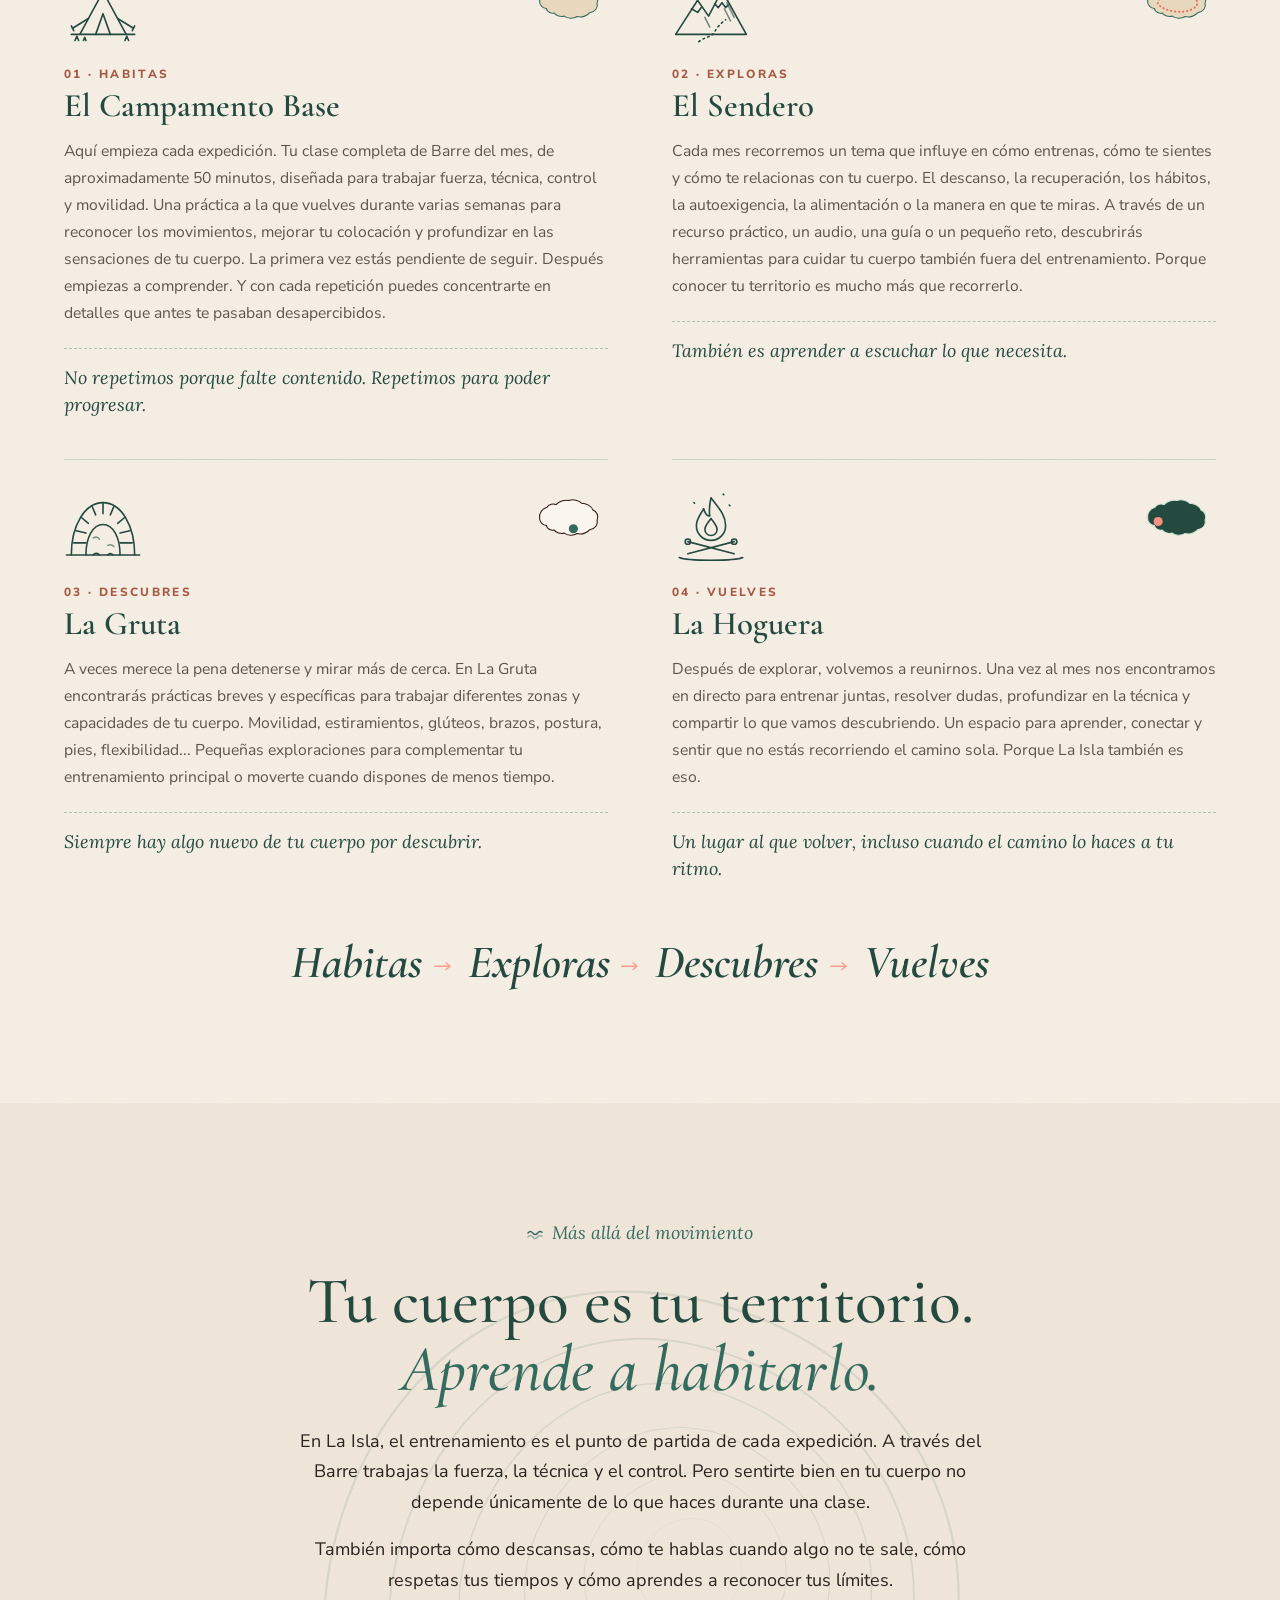
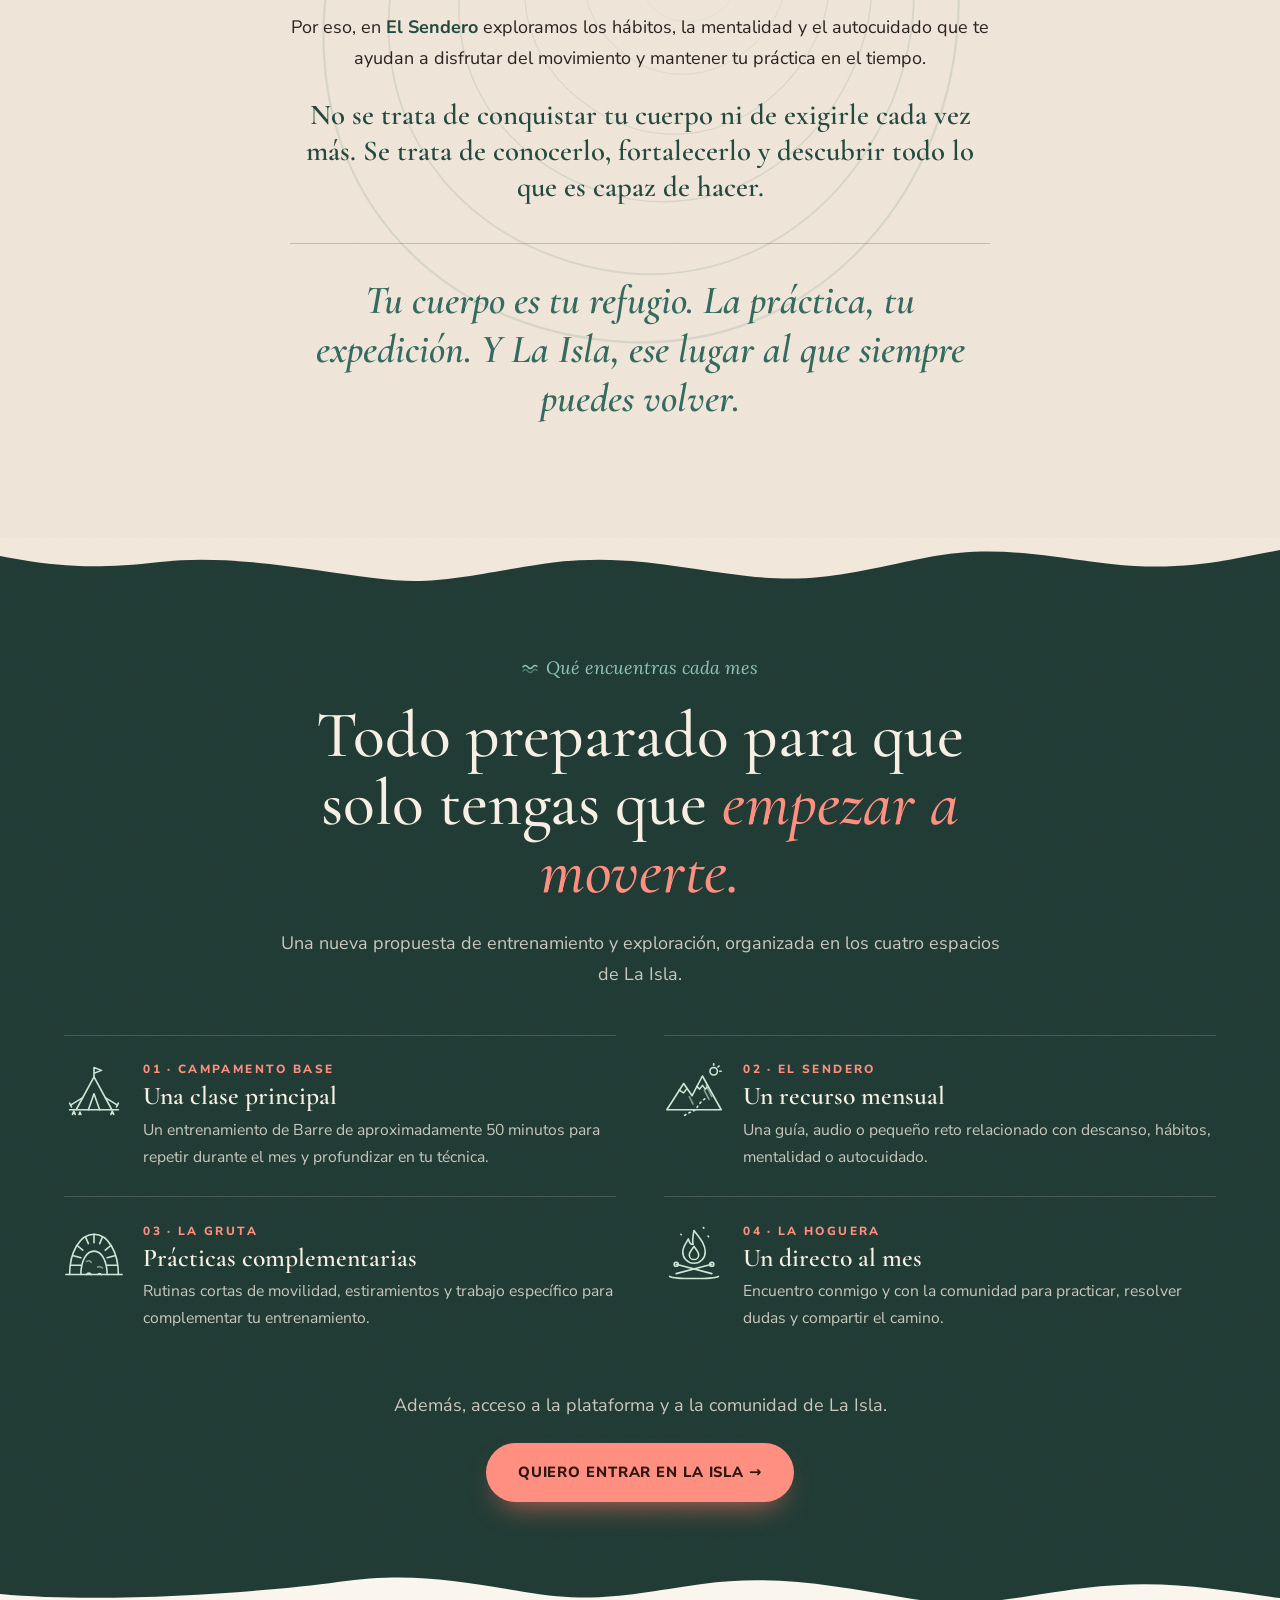
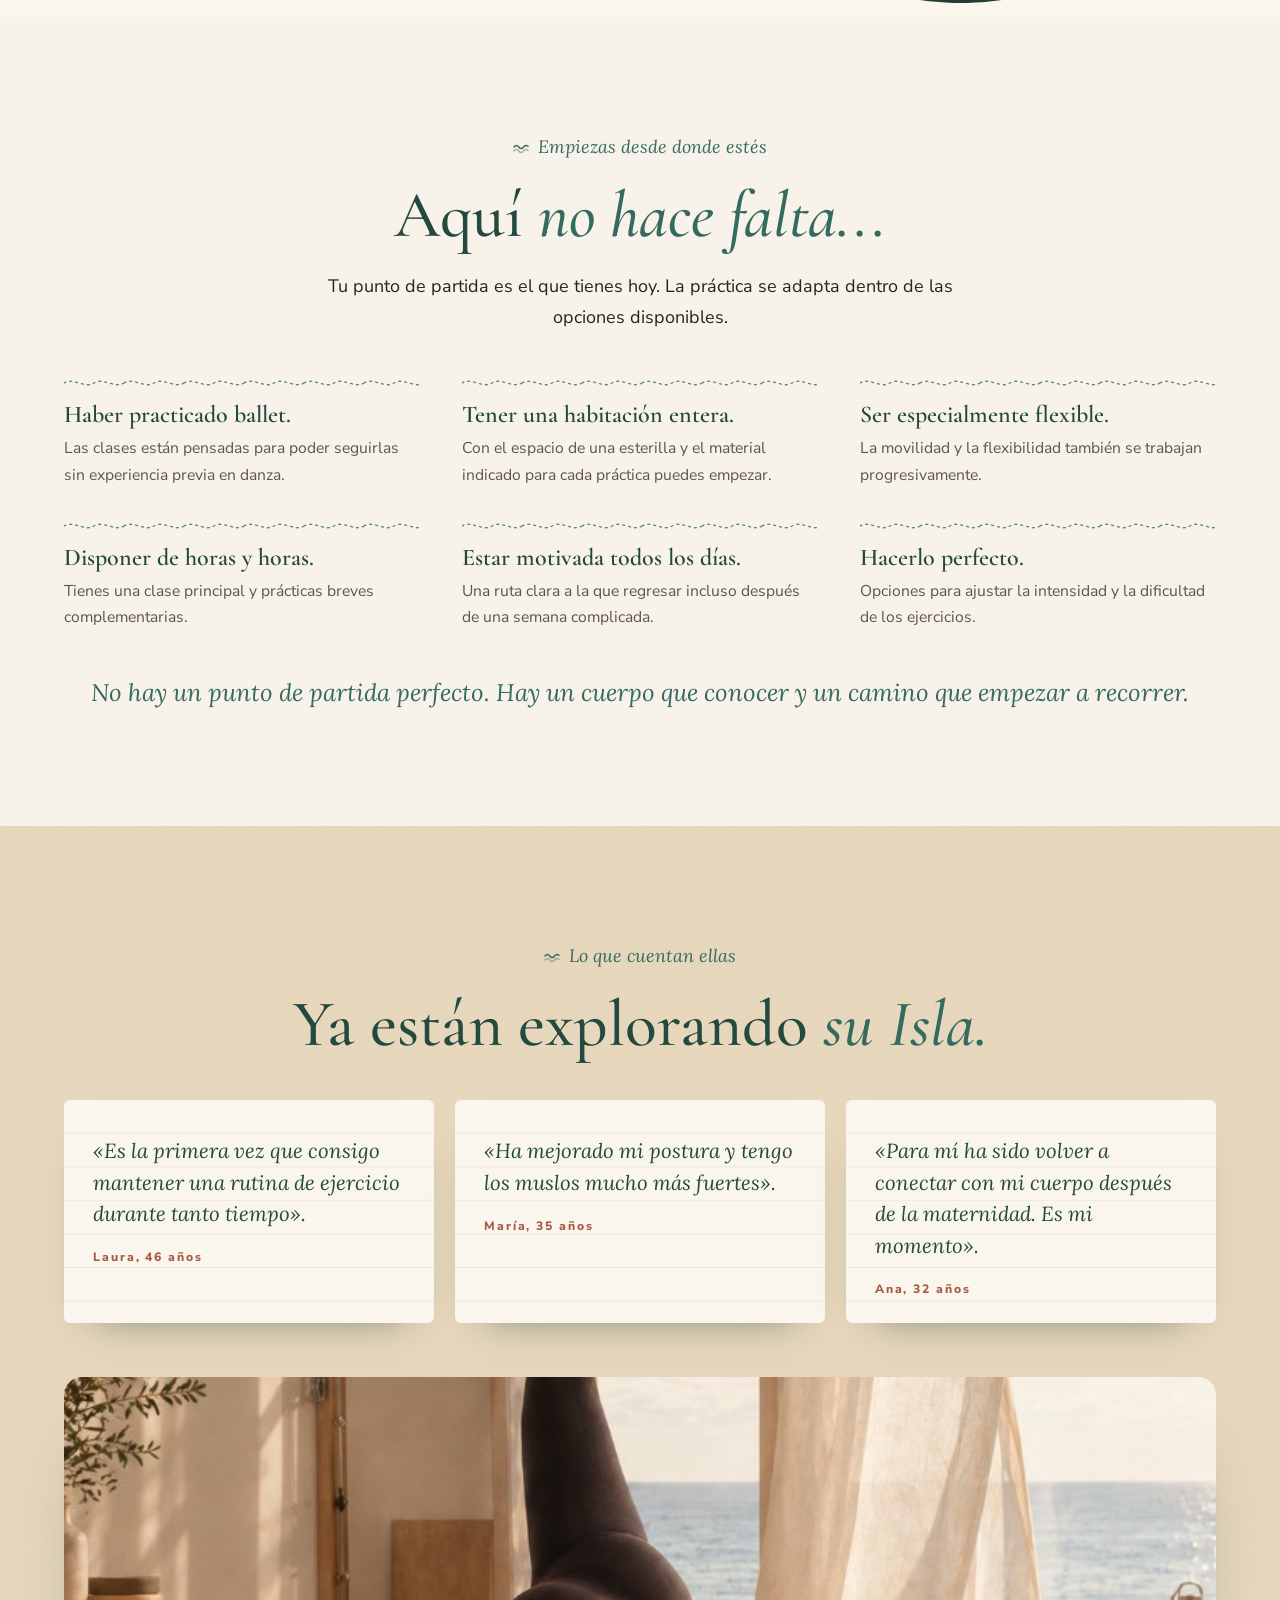
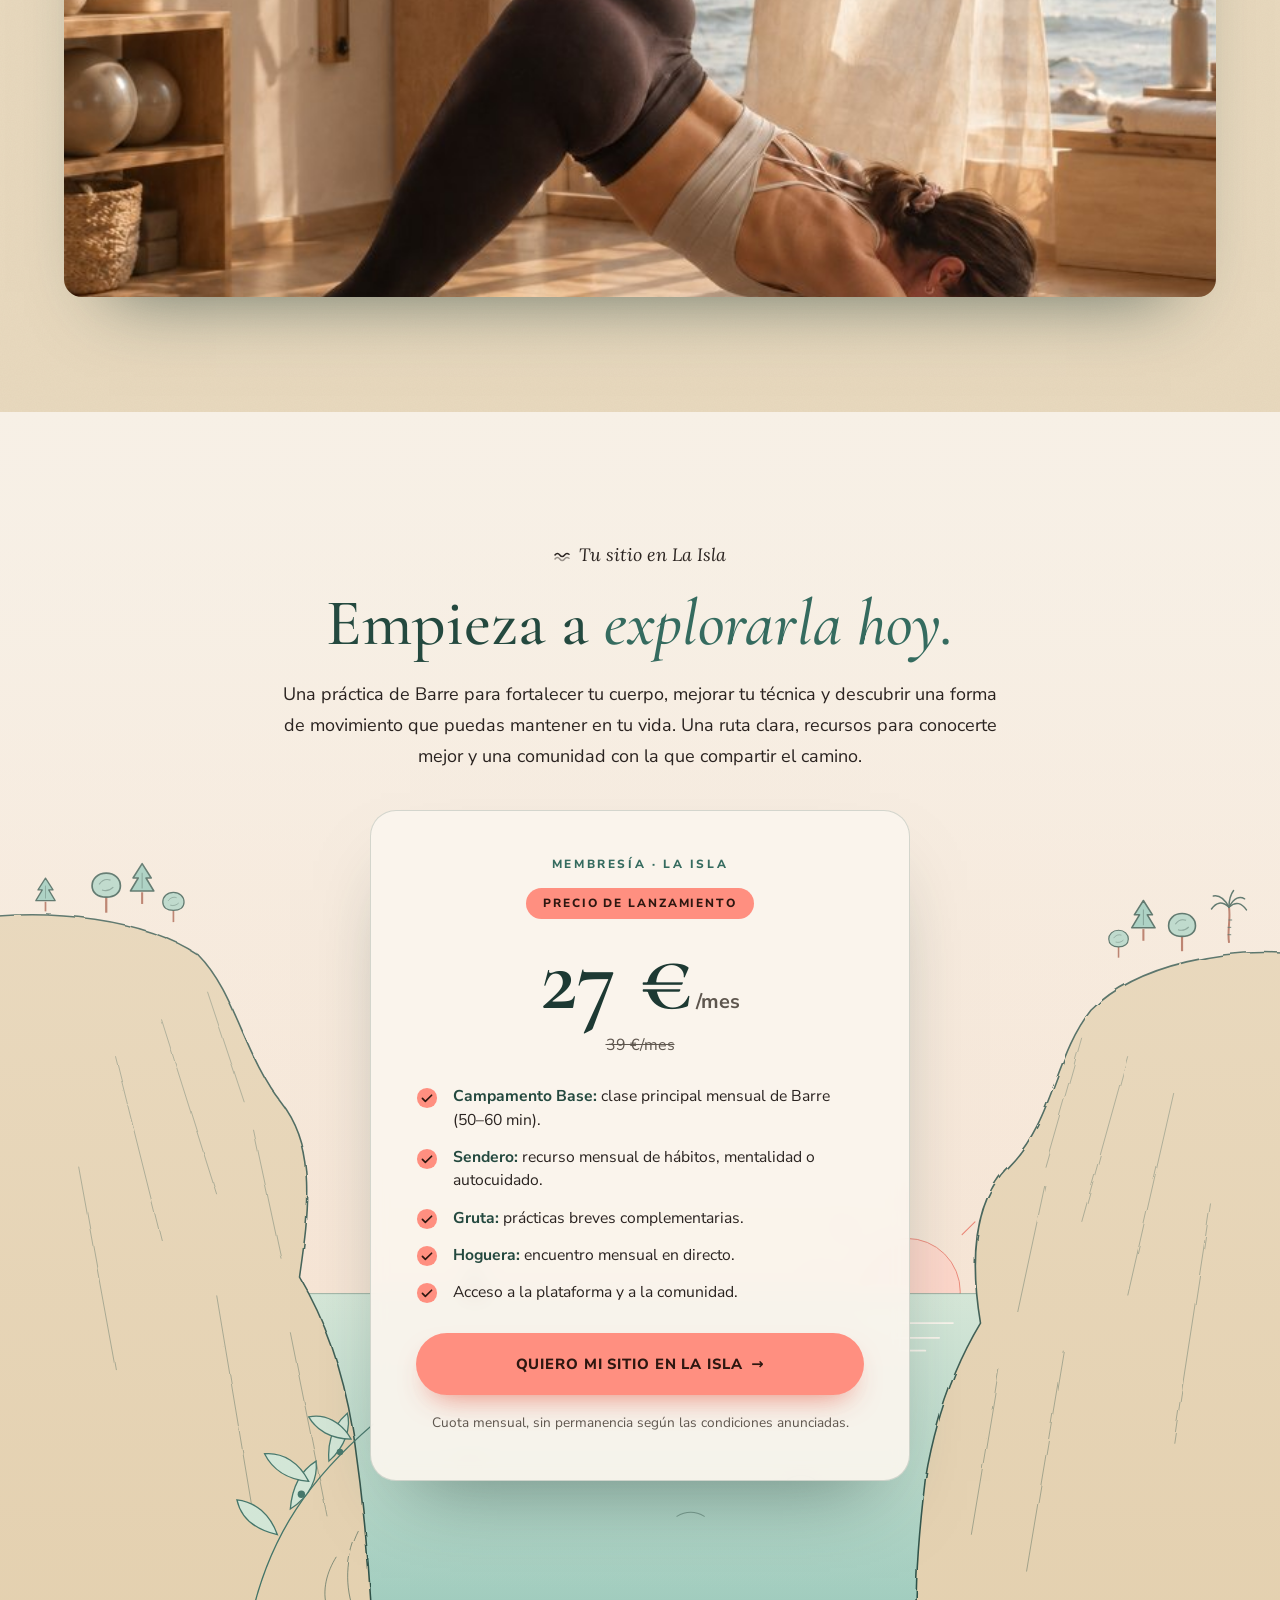
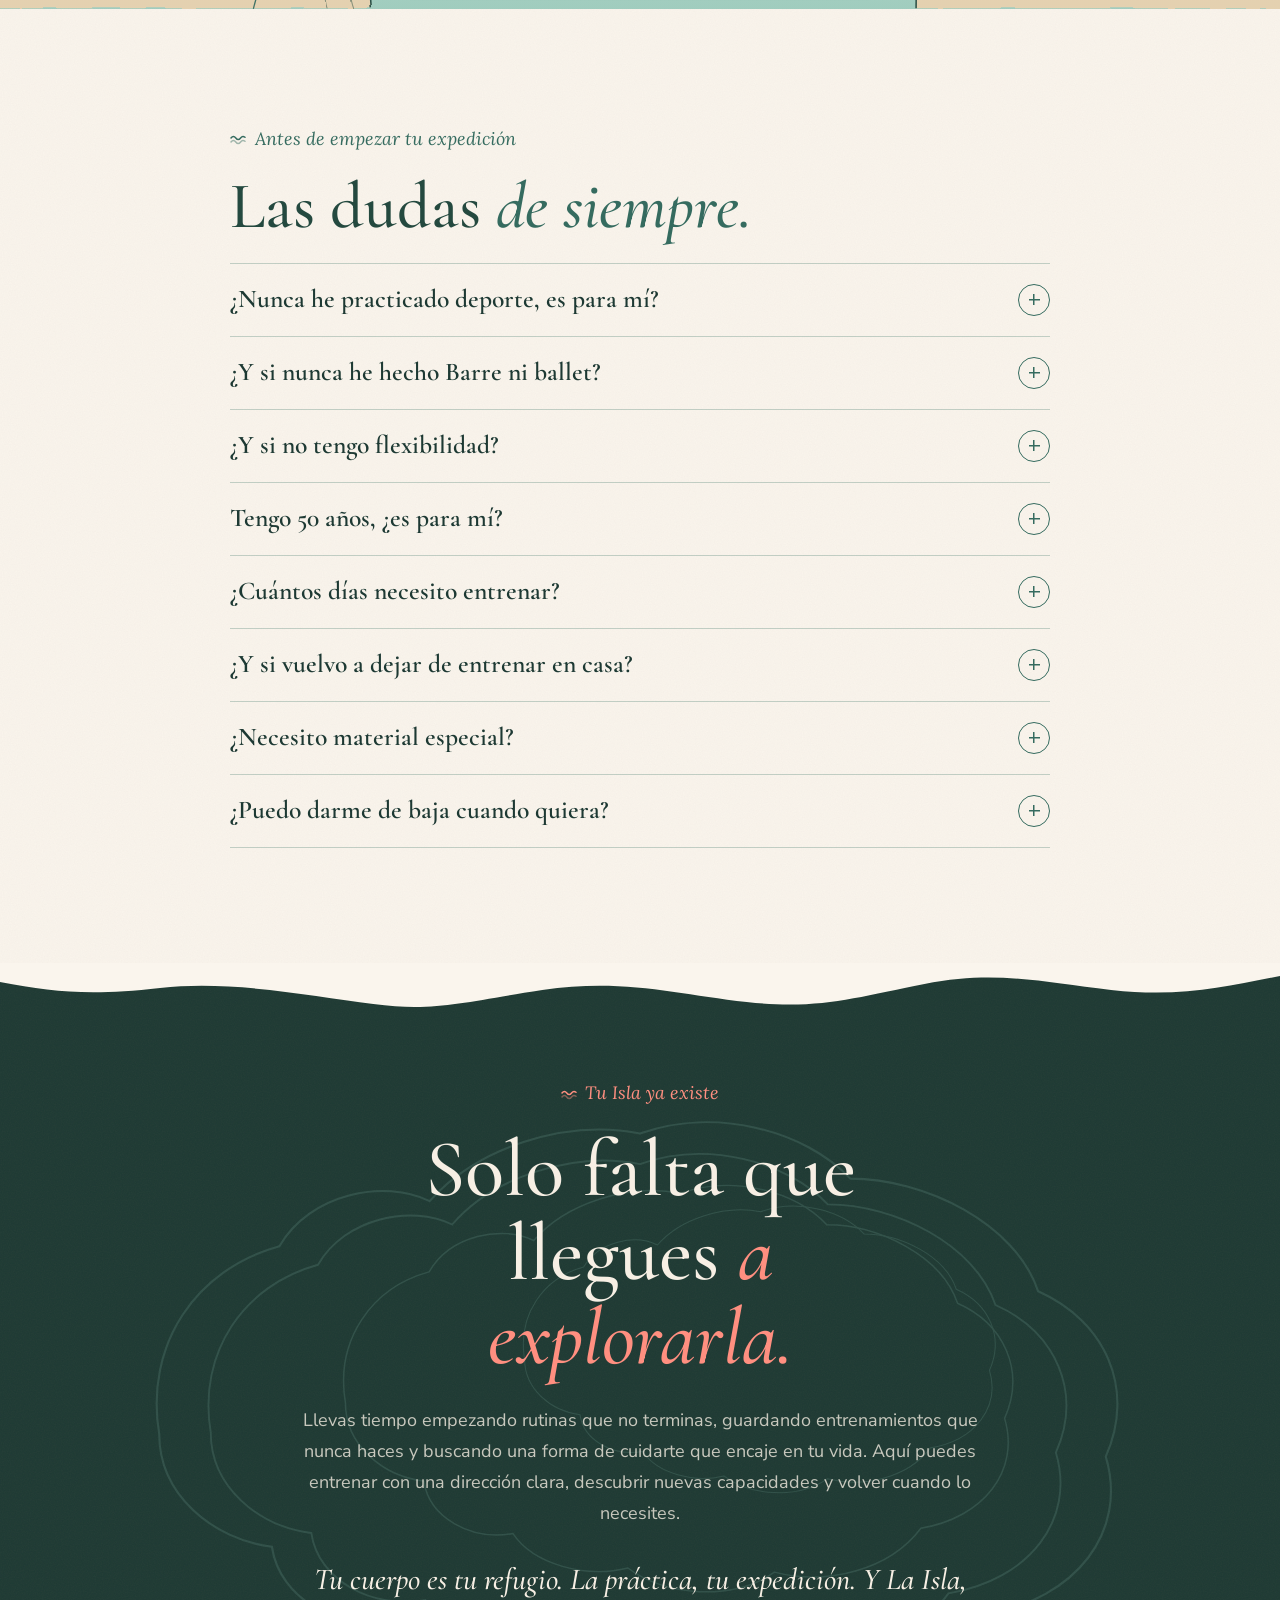
<file: v4/la-isla.html>
<!DOCTYPE html>
<!-- LA ISLA · v4 · Mezcla editorial v2 + v3
     Base, ancho y rendimiento de la v3; diseño por bloque según las preferencias de la v4.
     Copy, paleta, tipografías y fotos de la v2.
     PENDIENTE ANTES DE PUBLICAR:
     · Checkout: el botón de la oferta apunta a #contacto y el del cierre a un mailto. Sustituir por la URL de pago (Polaris/Stripe).
     · Verificar duración y condiciones del precio promocional. -->
<html lang="es">
<head>
<meta name="robots" content="noindex,nofollow">
<meta charset="utf-8">
<meta name="viewport" content="width=device-width, initial-scale=1, viewport-fit=cover">
<title>La Isla · Iraia Ibañez</title>
<meta name="description" content="La Isla, membresía online de Barre para mujeres con Iraia Ibañez. Una ruta clara, la técnica del ballet y una práctica a la que quieras volver.">
<link rel="preconnect" href="https://fonts.googleapis.com">
<link rel="preconnect" href="https://fonts.gstatic.com" crossorigin>
<link href="https://fonts.googleapis.com/css2?family=Cormorant+Garamond:ital,wght@0,500;0,600;1,500;1,600&family=Lora:ital,wght@0,400;1,400;1,500&family=Nunito+Sans:wght@400;600;700;800&display=swap" rel="stylesheet">
<link rel="stylesheet" href="css/styles.css">
</head>
<body>

<!-- Sistema gráfico: relieve, isla, iconos de los cuatro espacios, pin -->
<svg width="0" height="0" style="position:absolute" aria-hidden="true">
  <defs>
    <path id="anillo" d="M200 40C290 45 362 112 355 202C349 290 282 362 192 357C104 352 40 288 46 196C51 110 112 35 200 40Z"/>
    <symbol id="topo" viewBox="0 0 400 400">
      <use href="#anillo"/>
      <use href="#anillo" transform="translate(205 195) rotate(8) scale(.82) translate(-200 -200)"/>
      <use href="#anillo" transform="translate(212 188) rotate(15) scale(.64) translate(-200 -200)"/>
      <use href="#anillo" transform="translate(218 182) rotate(24) scale(.47) translate(-200 -200)"/>
      <use href="#anillo" transform="translate(222 178) rotate(32) scale(.31) translate(-200 -200)"/>
      <use href="#anillo" transform="translate(224 176) rotate(40) scale(.16) translate(-200 -200)"/>
    </symbol>
    <path id="isla" d="M150 330C140 270 175 220 230 205C250 170 300 160 330 175C360 140 420 120 470 130C520 112 580 128 610 160C660 160 720 190 735 235C780 255 800 300 780 345C795 395 760 440 700 450C670 490 610 505 560 492C520 520 455 515 420 488C380 498 330 485 310 455C270 462 230 440 225 405C185 400 150 370 150 330Z"/>
    <symbol id="marca" viewBox="0 0 30 22"><path d="M3 14c1-6 6-9 11-8 3-4 9-3 11 1 3 3 2 8-2 10-5 3-16 4-20-3z" fill="none" stroke="currentColor" stroke-width="1.6"/><path d="M9 14c3-3 7-3 11 0" fill="none" stroke="currentColor" stroke-width="1.2" stroke-dasharray="1.2 2.4" stroke-linecap="round"/></symbol>
    <symbol id="check" viewBox="0 0 24 24"><circle cx="12" cy="12" r="11" fill="#FF8F80"/><path d="M7 12.5l3.2 3.2L17 9" fill="none" stroke="#2E1710" stroke-width="1.8" stroke-linecap="round" stroke-linejoin="round"/></symbol>
    <symbol id="destello" viewBox="-6 -6 12 12" overflow="visible"><path d="M0-6C.6-1.2 1.2-.6 6 0 1.2.6.6 1.2 0 6-.6 1.2-1.2.6-6 0-1.2-.6-.6-1.2 0-6z" fill="#FF8F80"/></symbol>
    <symbol id="ola-cinta" viewBox="0 0 24 24"><path d="M1.5 10.5c2.4-3.2 4.8-3.2 7.2 0s4.8 3.2 7.2 0 4.2-2.8 6.6-1.1" fill="none" stroke="currentColor" stroke-width="2.2" stroke-linecap="round"/><path d="M1.5 16.5c2.4-3.2 4.8-3.2 7.2 0s4.8 3.2 7.2 0 4.2-2.8 6.6-1.1" fill="none" stroke="currentColor" stroke-width="2.2" stroke-linecap="round" opacity=".45"/></symbol>
    <symbol id="i-campamento" viewBox="0 0 64 64"><g fill="none" stroke="currentColor" stroke-width="1.6" stroke-linecap="round" stroke-linejoin="round" vector-effect="non-scaling-stroke"><path vector-effect="non-scaling-stroke" d="M6 52h52"/><path vector-effect="non-scaling-stroke" d="M13 52L32 17l19 35"/><path vector-effect="non-scaling-stroke" d="M26 52l6-17 6 17"/><path vector-effect="non-scaling-stroke" d="M32 17V7l8 3-8 3"/><path vector-effect="non-scaling-stroke" d="M20 39L7 47M44 39l13 8"/><path vector-effect="non-scaling-stroke" d="M6 45l2 4M58 45l-2 4"/><path vector-effect="non-scaling-stroke" d="M9 57l1.5-3.5L12 57M50 57l1.5-3.5L53 57M16 57l1-2.5 1 2.5"/></g></symbol>
    <symbol id="i-sendero" viewBox="0 0 64 64"><g fill="none" stroke="currentColor" stroke-width="1.6" stroke-linecap="round" stroke-linejoin="round"><path vector-effect="non-scaling-stroke" d="M3 52L21 24l9 13 11-21 20 36z"/><path vector-effect="non-scaling-stroke" d="M16 31l5 3 3-4M35 27l3 3 3-4 3 4 2-2"/><path vector-effect="non-scaling-stroke" d="M45 26l6 12M43 31l5 10M27 38l4 8" opacity=".6"/><path vector-effect="non-scaling-stroke" d="M22 58c5-4 11-4 13-8s6-8 9-10" stroke-dasharray="1.5 3.5"/><circle vector-effect="non-scaling-stroke" cx="53" cy="11" r="4"/><path vector-effect="non-scaling-stroke" d="M53 3v1.5M61 11h-1.5M58.7 5.3l-1 1"/></g></symbol>
    <symbol id="i-gruta" viewBox="0 0 64 64"><g fill="none" stroke="currentColor" stroke-width="1.6" stroke-linecap="round" stroke-linejoin="round"><path vector-effect="non-scaling-stroke" d="M2 55h60"/><path vector-effect="non-scaling-stroke" d="M6 55C6 31 17 12 32 12s26 19 26 43"/><path vector-effect="non-scaling-stroke" d="M18 55c0-15 6-25 14-25s14 10 14 25"/><path vector-effect="non-scaling-stroke" d="M10 35l8 2M8 45h10M14 24l6 5M54 35l-8 2M56 45H46M50 24l-6 5M32 12v9M23 15l3 7M41 15l-3 7"/><path vector-effect="non-scaling-stroke" d="M24 41c2-1 4-1 5 1M36 47c2-1 4 0 5 1" opacity=".55"/><path vector-effect="non-scaling-stroke" d="M24 55c1-2 4-2 5 0M36 55c1-1.6 3-1.6 4 0"/></g></symbol>
    <symbol id="i-hoguera" viewBox="0 0 64 64"><g fill="none" stroke="currentColor" stroke-width="1.6" stroke-linecap="round" stroke-linejoin="round"><path vector-effect="non-scaling-stroke" d="M32 8c6 8 12 14 12 23a12 12 0 0 1-24 0c0-6 4-10 6-14 1 4 3 6 5 6-1-6 0-10 1-15z"/><path vector-effect="non-scaling-stroke" d="M32 25c3 4 5 6 5 9a5 5 0 0 1-10 0c0-3 2-5 5-9z"/><path vector-effect="non-scaling-stroke" d="M13 54l38-10M13 44l38 10"/><circle vector-effect="non-scaling-stroke" cx="13" cy="44" r="2.2"/><circle vector-effect="non-scaling-stroke" cx="51" cy="44" r="2.2"/><path vector-effect="non-scaling-stroke" d="M6 57c6 3 46 3 52 0"/><path vector-effect="non-scaling-stroke" d="M18 12l.5.5M47 14l.5.5M42 5l.5.5"/></g></symbol>
    <symbol id="i-barra" viewBox="0 0 40 40"><g fill="none" stroke="currentColor" stroke-width="1.7" stroke-linecap="round"><path d="M5 14h30M9 14v20M31 14v20M5 34h8M27 34h8"/></g></symbol>
    <symbol id="i-casa" viewBox="0 0 40 40"><g fill="none" stroke="currentColor" stroke-width="1.7" stroke-linecap="round" stroke-linejoin="round"><path d="M6 19L20 8l14 11"/><path d="M10 16v17h20V16"/><path d="M15 33c0-5 2.5-8 5-8s5 3 5 8"/></g></symbol>
    <symbol id="i-ritmo" viewBox="0 0 40 40"><g fill="none" stroke="currentColor" stroke-width="1.7" stroke-linecap="round"><path d="M4 22c4-8 8-8 12 0s8 8 12 0 6-6 8-3"/></g></symbol>
    <symbol id="i-comunidad" viewBox="0 0 40 40"><g fill="none" stroke="currentColor" stroke-width="1.7" stroke-linecap="round"><circle cx="14" cy="15" r="4.5"/><circle cx="26" cy="15" r="4.5"/><path d="M5 32c1-6 5-9 9-9s8 3 9 9M17 32c1-6 5-9 9-9s8 3 9 9"/></g></symbol>
    <!-- localizador: mini isla para las fichas de cada espacio -->
    <symbol id="loc-base" viewBox="0 0 82 56"><use href="#isla" transform="scale(.1) translate(-90 -60)" fill="#E8D9BE" stroke="#356B5F" stroke-width="16"/></symbol>
  </defs>
</svg>

<header class="nav">
  <div class="wrap">
    <a class="logo" href="#inicio">LA ISLA</a>
    <nav aria-label="Navegación">
      <a href="#iraia">Iraia</a><a href="#mapa">El método</a><a href="#incluye">Qué incluye</a><a href="#faq">Preguntas</a>
      <a class="btn" href="#oferta">Quiero ir a La Isla →</a>
    </nav>
  </div>
</header>

<main>

<!-- HERO -->
<section class="section hero-v3" id="inicio">
  <div class="wrap hero-v3-grid in">
    <div class="hero-v3-copy">
      <p class="eyebrow">Membresía online de Barre para mujeres</p>
      <h1>Pon rumbo a un cuerpo fuerte, ágil y <em>conectado contigo.</em></h1>
      <p class="lead"><strong>Descubre una forma de entrenar a la que quieras volver.</strong></p>
      <p>La Isla es una membresía online donde entrenas con un propósito y sigues una ruta clara, sin improvisar. A través del Barre y la técnica del ballet trabajarás la fuerza, el control y la precisión para fortalecer tu cuerpo, ganar confianza y disfrutar del camino.</p>
      <p class="sin">Sin perderte entre cientos de rutinas. Sin empezar de cero cada vez que pierdes el ritmo.</p>
      <div class="hero-v3-actions">
        <a class="btn" href="#oferta">QUIERO IR A LA ISLA →</a>
        <p class="precio-nota"><strong>27 €/mes</strong> · Precio de lanzamiento (habitual: 39 €/mes)</p>
      </div>
    </div>
    <div class="hero-v3-photo">
      <div class="hero-v3-frame">
        <img alt="Entrenamiento Barre en La Isla" data-foto="hero" src="https://assets.cdn.filesafe.space/U0COlZxzbxKZEOV1jhRE/media/6ac7b9ccbbad531ac83313fa.png">
      </div>
    </div>
    <div class="hero-v3-proofs">
      <span><svg aria-hidden="true"><use href="#i-barra"/></svg>Barre con técnica real</span>
      <span><svg aria-hidden="true"><use href="#i-casa"/></svg>Desde casa</span>
      <span><svg aria-hidden="true"><use href="#i-ritmo"/></svg>A tu ritmo</span>
    </div>
  </div>
</section>

<div aria-hidden="true" class="marquee">
  <div class="pista">
    <span>Entrena con rumbo</span><b><svg><use href="#ola-cinta"/></svg></b><span>Explora tu cuerpo</span><b><svg><use href="#ola-cinta"/></svg></b><span>Vuelve cuando quieras</span><b><svg><use href="#ola-cinta"/></svg></b>
    <span>Entrena con rumbo</span><b><svg><use href="#ola-cinta"/></svg></b><span>Explora tu cuerpo</span><b><svg><use href="#ola-cinta"/></svg></b><span>Vuelve cuando quieras</span><b><svg><use href="#ola-cinta"/></svg></b>
    <span>Entrena con rumbo</span><b><svg><use href="#ola-cinta"/></svg></b><span>Explora tu cuerpo</span><b><svg><use href="#ola-cinta"/></svg></b><span>Vuelve cuando quieras</span><b><svg><use href="#ola-cinta"/></svg></b>
    <span>Entrena con rumbo</span><b><svg><use href="#ola-cinta"/></svg></b><span>Explora tu cuerpo</span><b><svg><use href="#ola-cinta"/></svg></b><span>Vuelve cuando quieras</span><b><svg><use href="#ola-cinta"/></svg></b>
  </div>
</div>

<!-- HISTORIA -->
<section class="section story">
  <div class="wrap narrow in">
    <p class="eyebrow">¿Te suena?</p>
    <h2>Otro reel de entrenamiento <em>guardado.</em></h2>
    <p>Y van... ni sabes cuántos. La carpeta de guardados está llena de rutinas que te encantaron durante diez segundos y que no has llegado a hacer.</p>
    <p>Y mira que lo has intentado, ¿eh? Con clases de YouTube, con una app que prometía mucho, con ese entrenamiento que parecía perfecto para ti.</p>
    <p>Empezabas un lunes con toda la ilusión y, un par de semanas después, sin darte cuenta, lo habías dejado. Y vuelta a empezar de cero.</p>
    <p>Y cada vez que pasa, aparece esa vocecita:</p>
    <div class="speech">«No tengo tiempo para cuidarme y apuntarme a nada».<br>«Ya he probado a entrenar en casa. Empiezo con ganas, pero lo acabo dejando».<br>«No soy constante».<br>«No me gusta hacer deporte. Lo hago por obligación y me acabo aburriendo».</div>
    <p>Y al final acabas pensando que el problema eres tú. Que te falta disciplina. Fuerza de voluntad. Algo que las demás sí tienen.</p>
    <p class="cierre-q"><strong>Pero ¿y si lo que necesitas no es otra rutina que intentar cumplir, sino una forma de entrenar a la que realmente quieras volver?</strong></p>
  </div>
</section>

<!-- IRAIA -->
<section class="section portrait" id="iraia">
  <div class="wrap portrait-grid in">
    <div class="marco">
      <div class="foto"><img alt="Iraia Ibañez, creadora de La Isla" data-foto="retrato" loading="lazy" decoding="async" src="https://assets.cdn.filesafe.space/U0COlZxzbxKZEOV1jhRE/media/6ac8c8d9c478ac5535676c94.png"></div>
      <p class="ficha"><span>Iraia Ibañez</span><span>Barre · Ballet Fit · Danza</span></p>
    </div>
    <div class="narrow">
      <p class="eyebrow">Hola, soy Iraia</p>
      <h2>El movimiento me acompaña <em>desde niña.</em></h2>
      <p>Primero llegó la gimnasia rítmica. Después, la danza. Y con ellas aprendí mucho más que una técnica: aprendí lo que significa entrenar con constancia, conocer mi cuerpo y descubrir todo lo que puede hacer.</p>
      <p>Durante diez años fui profesora de ballet para niñas. Y, aun así, hay algo que quizá te sorprenda: nunca me ha gustado ir al gimnasio.</p>
      <p>Por eso entiendo tan bien a las mujeres que quieren sentirse fuertes y cuidarse, pero que no terminan de encontrar una forma de entrenar que les guste.</p>
      <p>Cuando descubrí el Barre y el Ballet Fit, encontré una manera de acercar todo lo bueno de la danza a mujeres que no habían bailado nunca. Me formé en estas disciplinas para ofrecer un entrenamiento que combinara técnica, fuerza, control y disfrute.</p>
      <p><strong>Cuando empiezas a dominar un movimiento, dejas de estar tan pendiente de seguirlo y puedes empezar a disfrutarlo de verdad.</strong></p>
      <p>Así nació La Isla. Un lugar donde puedas entrenar con una dirección clara, explorar tus capacidades y construir una práctica que forme parte de tu vida.</p>
      <p class="firma">Un lugar para explorar tu cuerpo, hacerlo fuerte y volver cuando lo necesites.</p>
    </div>
  </div>
</section>

<!-- FILOSOFÍA -->
<section class="section statement oscuro">
  <svg class="costa top" viewBox="0 0 1440 46" preserveAspectRatio="none" aria-hidden="true"><path d="M0 0h1440v14c-60 10-110 22-190 14s-130-20-210-6-120 26-200 18-140-24-230-12-120 22-190 14S260 18 180 26 60 30 0 20z" fill="#E8D9BE"/></svg>
  <svg class="topo a" viewBox="0 0 400 400" aria-hidden="true"><use href="#topo"/></svg>
  <svg class="topo b" viewBox="0 0 400 400" aria-hidden="true"><use href="#topo"/></svg>
  <div class="wrap in">
    <p class="eyebrow">La filosofía de La Isla</p>
    <h2>No se trata de no parar nunca. <em>Se trata de saber volver.</em></h2>
    <svg class="bucle" viewBox="0 0 260 54" aria-hidden="true"><path d="M8 34c40 0 70-26 104-26 30 0 34 30 14 34-22 4-26-28 6-34 40-8 70 26 120 26" fill="none" stroke="currentColor" stroke-width="1.6" stroke-dasharray="2 6" stroke-linecap="round"/><circle cx="250" cy="34" r="4" fill="currentColor"/></svg>
    <p>Habrá semanas en las que puedas entrenar dos veces. Otras en las que solo encuentres un hueco. Y algunas en las que la vida se interponga y tengas que parar.</p>
    <p>Eso no significa que hayas perdido todo lo conseguido ni que tengas que empezar de cero. Aquí encontrarás estructura, técnica y una dirección clara, con espacio para adaptarla a tu vida.</p>
    <p><strong>Y volver también es una forma de avanzar.</strong></p>
  </div>
  <svg class="costa bot" viewBox="0 0 1440 46" preserveAspectRatio="none" aria-hidden="true"><path d="M0 0h1440v20c-70 8-130 20-220 10s-120-22-200-10-150 24-230 14-120-20-200-8-130 20-210 10S120 14 0 24z" fill="#FAF5ED"/></svg>
</section>

<!-- PARA QUIÉN -->
<section class="section mirror">
  <div class="wrap mirror-layout in">
    <div class="mirror-head">
      <p class="eyebrow">Para quién es La Isla</p>
      <h2>A lo mejor te reconoces <em>en más de una.</em></h2>
    </div>
    <div class="mirror-grid">
      <p>«Empiezo rutinas con toda la ilusión y a las dos semanas las dejo».</p>
      <p>«Nunca sé qué me toca hacer y pierdo la mitad del rato eligiendo».</p>
      <p>«Siempre soy la última de mi lista. Para mí no queda hueco».</p>
      <p>«He probado apps y clases sueltas, pero ninguna me engancha».</p>
      <p>«Cada vez que lo dejo, siento que tengo que volver a empezar de cero».</p>
      <p>«Quiero sentirme fuerte, ágil y con energía. Notar que estoy progresando».</p>
    </div>
    <p class="remate"><strong>Si te has reconocido en varias, quizá no necesites buscar otra rutina. Quizá necesites encontrar tu lugar.</strong></p>
  </div>
</section>

<!-- QUÉ ES -->
<section class="section product">
  <div class="wrap product-grid in">
    <div>
      <p class="eyebrow">Qué es La Isla</p>
      <h2>Una ruta clara para <em>explorar tu cuerpo.</em></h2>
      <p>La Isla es una membresía online de Barre para mujeres que quieren sentirse fuertes, ágiles y conectadas con su cuerpo, pero que todavía no han encontrado una forma de entrenar que puedan mantener en su vida.</p>
      <p>Aquí no tienes que elegir entre mil vídeos ni improvisar qué entrenamiento hacer cada día. Tienes una práctica guiada, una dirección clara y un lugar al que volver.</p>
      <p>El Barre combina la técnica del ballet con ejercicios de fuerza, control y precisión para trabajar la musculatura, la movilidad, la postura, el equilibrio y la flexibilidad.</p>
      <p><strong>Quiero que aprendas a comprender los movimientos, ejecutarlos cada vez mejor y reconocer cómo progresa tu cuerpo.</strong></p>
      <p>Por eso cada mes tienes una práctica principal a la que vuelves durante varias semanas.</p>
      <p class="nota">Una isla no se explora de un día para otro. Pero cada vez que vuelves, la conoces un poco mejor.</p>
    </div>
    <div>
      <div class="foto"><img alt="Plataforma de entrenamiento de La Isla" data-foto="barra" loading="lazy" decoding="async" src="https://assets.cdn.filesafe.space/U0COlZxzbxKZEOV1jhRE/media/6ac8cc02bbad531ac84ff0d7.jpg"></div>
      <div class="steps"><div>La primera vez, sigues.</div><div>Después, comprendes.</div><div>Cada vez, descubres más.</div></div>
    </div>
  </div>
</section>

<!-- MAPA -->
<section class="section map-section" id="mapa">
  <div class="wrap in">
    <div class="cab center">
      <p class="eyebrow">El mapa de La Isla</p>
      <h2>Cuatro lugares. Muchas formas de <em>explorar tu cuerpo.</em></h2>
      <p>Cada mes emprendes una nueva expedición. Tienes un punto de partida, un camino que recorrer, nuevos rincones por descubrir y un lugar donde reunirte con las demás. No necesitas explorarlo todo de golpe. Puedes avanzar a tu ritmo, detenerte donde lo necesites y volver tantas veces como quieras.</p>
    </div>

    <figure class="map-art">
      <div class="lamina">
        <svg viewBox="0 0 900 600" role="img" aria-label="Mapa ilustrado de La Isla con Campamento Base, El Sendero, La Gruta y La Hoguera unidos por un camino circular">
          <defs>
            <path id="ruta" d="M470 190C570 190 650 245 690 320C720 385 610 440 520 440C430 445 330 420 265 360C240 300 380 190 470 190Z"/>
            <filter id="tinta" x="-5%" y="-5%" width="110%" height="110%"><feTurbulence type="fractalNoise" baseFrequency=".035" numOctaves="2" seed="4"/><feDisplacementMap in="SourceGraphic" scale="4"/></filter>
            <filter id="acuarela" x="-20%" y="-20%" width="140%" height="140%"><feTurbulence type="fractalNoise" baseFrequency=".02" numOctaves="3" seed="9"/><feDisplacementMap in="SourceGraphic" scale="22"/><feGaussianBlur stdDeviation="9"/></filter>
            <filter id="mancha" x="-20%" y="-20%" width="140%" height="140%"><feTurbulence type="fractalNoise" baseFrequency=".05" numOctaves="2" seed="2"/><feDisplacementMap in="SourceGraphic" scale="6"/><feGaussianBlur stdDeviation="1.2"/></filter>
            <symbol id="pico" viewBox="0 0 80 60" overflow="visible"><path d="M2 58L40 4l38 54z" fill="#E3CFAD"/><path d="M2 58L40 4l38 54" fill="none" stroke="#24493F" stroke-width="1.5" stroke-linejoin="round"/><path d="M27 22l6 5 7-6 6 6 6-5" fill="none" stroke="#24493F" stroke-width="1.2"/><path d="M46 16l18 34M50 26l12 24M44 30l12 24M54 40l6 12" stroke="#24493F" stroke-width=".9" opacity=".55"/></symbol>
            <symbol id="abeto" viewBox="0 0 24 34" overflow="visible"><path d="M12 33V24" stroke="#A65A44" stroke-width="1.6"/><path d="M12 2l7 11h-4l6 10H3l6-10H5z" fill="#8FC6B7" stroke="#24493F" stroke-width="1.2" stroke-linejoin="round"/><path d="M12 9v12" stroke="#24493F" stroke-width=".8" opacity=".5"/></symbol>
            <symbol id="copa" viewBox="0 0 26 32" overflow="visible"><path d="M13 31V19" stroke="#A65A44" stroke-width="1.6"/><path d="M13 3c6 0 10 4 10 9 0 5-4 8-10 8S3 17 3 12s4-9 10-9z" fill="#A9D2C3" stroke="#24493F" stroke-width="1.2"/><path d="M8 11c2-3 5-4 8-3M10 15c3 1 6 0 8-2" fill="none" stroke="#24493F" stroke-width=".8" opacity=".5"/></symbol>
            <symbol id="palma" viewBox="0 0 40 60" overflow="visible"><g stroke-linecap="round" fill="none"><path d="M20 58C18 46 22 33 20 20" stroke="#A65A44" stroke-width="2.2"/><path d="M19 50h3M19 42h3M20 34h3" stroke="#24493F" stroke-width=".9"/><g stroke="#24493F" stroke-width="1.6"><path d="M20 20C12 13 6 15 1 22"/><path d="M20 20C14 9 8 7 3 8"/><path d="M20 20C26 9 32 8 37 11"/><path d="M20 20C28 13 34 16 39 23"/><path d="M20 20C20 12 22 6 25 2"/></g></g></symbol>
            <symbol id="cabana" viewBox="0 0 30 28" overflow="visible"><path d="M7 27v-4M23 27v-4" stroke="#A65A44" stroke-width="1.4"/><rect x="5" y="12" width="20" height="11" fill="#F1E7DB" stroke="#24493F" stroke-width="1.2"/><path d="M1 13L15 2l14 11z" fill="#FF8F80" stroke="#24493F" stroke-width="1.2" stroke-linejoin="round"/><path d="M4 9l3-2M8 6l3-2" stroke="#24493F" stroke-width=".8"/><rect x="13" y="16" width="4" height="7" fill="#24493F"/><circle class="ventana" cx="9" cy="17" r="1.6" fill="#F2C35B"/></symbol>
            <symbol id="velero" viewBox="0 0 34 34" overflow="visible"><path d="M17 2v24" stroke="#24493F" stroke-width="1.2"/><path d="M18 4l12 19H18z" fill="#FAF5ED" stroke="#24493F" stroke-width="1.1"/><path d="M16 8L6 23h10z" fill="#FFD3CB" stroke="#24493F" stroke-width="1.1"/><path d="M3 27h28l-5 6H8z" fill="#A65A44" stroke="#24493F" stroke-width="1"/><path d="M0 34c4-2 8-2 12 0s8 2 12 0 6-1 10 0" fill="none" stroke="#24493F" stroke-width=".9"/></symbol>
            <symbol id="ola" viewBox="0 0 30 8" overflow="visible"><path d="M1 6c4-5 8-5 12 0 4 4 8 4 14-2" fill="none" stroke="#356B5F" stroke-width="1.1" stroke-linecap="round"/></symbol>
          </defs>

          <!-- mar en acuarela -->
          <use href="#isla" transform="translate(470 330) scale(1.2) translate(-470 -330)" fill="#9FCDBF" opacity=".55" filter="url(#acuarela)"/>
          <use href="#isla" transform="translate(470 330) scale(1.07) translate(-470 -330)" fill="#CFE5D5" opacity=".7" filter="url(#acuarela)"/>
          <g class="olas" opacity=".55">
            <use class="o o1" href="#ola" x="70" y="200" width="30" height="8"/><use class="o o2" href="#ola" x="110" y="470" width="26" height="7"/>
            <use class="o o3" href="#ola" x="820" y="230" width="30" height="8"/><use class="o o1" href="#ola" x="800" y="470" width="26" height="7"/>
            <use class="o o2" href="#ola" x="380" y="560" width="30" height="8"/><use class="o o3" href="#ola" x="640" y="545" width="28" height="7"/>
            <use class="o o1" href="#ola" x="560" y="60" width="30" height="8"/><use class="o o2" href="#ola" x="260" y="90" width="26" height="7"/>
            <use class="o o3" href="#ola" x="60" y="380" width="24" height="7"/><use class="o o1" href="#ola" x="840" y="360" width="24" height="7"/>
          </g>

          <!-- isla dibujada a tinta -->
          <g filter="url(#tinta)">
            <use href="#isla" fill="#EEDFC3"/>
            <use href="#isla" transform="translate(470 320) scale(.95) translate(-470 -320)" fill="#E6D3B3" opacity=".8"/>
            <use href="#isla" fill="none" stroke="#24493F" stroke-width="2"/>
            <use href="#isla" transform="translate(470 330) scale(1.025) translate(-470 -330)" fill="none" stroke="#24493F" stroke-width="1" opacity=".5"/>
            <use href="#isla" transform="translate(470 330) scale(1.055) translate(-470 -330)" fill="none" stroke="#24493F" stroke-width="1.4" stroke-dasharray="1 7" stroke-linecap="round" opacity=".55"/>
          </g>
          <!-- manchas de color sobre la tierra -->
          <g filter="url(#mancha)" opacity=".55">
            <ellipse cx="225" cy="285" rx="70" ry="48" fill="#A9D2C3"/>
            <ellipse cx="728" cy="240" rx="46" ry="26" fill="#A9D2C3"/>
            <ellipse cx="520" cy="300" rx="110" ry="60" fill="#DCC8A6"/>
          </g>

          <!-- río que baja de las montañas -->
          <path d="M500 345C480 380 430 398 410 432C398 455 392 474 390 492" fill="none" stroke="#9FCDBF" stroke-width="6" stroke-linecap="round"/>
          <path class="rio" d="M500 345C480 380 430 398 410 432C398 455 392 474 390 492" fill="none" stroke="#356B5F" stroke-width="1.3" stroke-dasharray="6 9" stroke-linecap="round"/>

          <!-- cordillera y volcán -->
          <use href="#pico" x="440" y="262" width="72" height="54"/>
          <use href="#pico" x="490" y="236" width="92" height="69"/>
          <use href="#pico" x="560" y="270" width="64" height="48"/>
          <g class="volcan">
            <g class="humo"><circle class="h1" cx="634" cy="256" r="6"/><circle class="h2" cx="634" cy="256" r="5"/><circle class="h3" cx="634" cy="256" r="4.5"/></g>
            <path d="M600 318l24-56q10-8 20 0l24 56z" fill="#DCC8A6" stroke="#24493F" stroke-width="1.5" stroke-linejoin="round"/>
            <path d="M648 270l12 34M644 284l8 22" stroke="#24493F" stroke-width=".9" opacity=".55"/>
            <ellipse cx="634" cy="262" rx="9" ry="3" fill="#E8705F"/>
            <path class="lava" d="M632 265c-3 10 3 16 0 26" fill="none" stroke="#FF8F80" stroke-width="2.6" stroke-linecap="round"/>
          </g>

          <!-- bosques -->
          <g>
            <use href="#abeto" x="176" y="250" width="20" height="28"/><use href="#abeto" x="196" y="236" width="24" height="34"/>
            <use href="#copa" x="216" y="262" width="24" height="30"/><use href="#abeto" x="240" y="244" width="20" height="28"/>
            <use href="#copa" x="186" y="282" width="22" height="27"/><use href="#abeto" x="232" y="290" width="18" height="25"/>
            <use href="#copa" x="160" y="300" width="20" height="25"/><use href="#abeto" x="258" y="270" width="16" height="22"/>
            <use href="#copa" x="700" y="226" width="22" height="27"/><use href="#abeto" x="724" y="214" width="18" height="25"/>
            <use href="#copa" x="742" y="236" width="18" height="22"/>
            <use href="#copa" x="360" y="150" width="20" height="25"/><use href="#abeto" x="380" y="140" width="18" height="25"/>
            <use href="#copa" x="580" y="150" width="20" height="25"/>
          </g>
          <g class="palmeras">
            <g class="palma p1"><use href="#palma" x="368" y="446" width="28" height="42"/></g>
            <g class="palma p2"><use href="#palma" x="392" y="458" width="22" height="33"/></g>
            <g class="palma p3"><use href="#palma" x="744" y="282" width="26" height="39"/></g>
            <g class="palma p1"><use href="#palma" x="646" y="470" width="24" height="36"/></g>
            <g class="palma p2"><use href="#palma" x="174" y="360" width="24" height="36"/></g>
          </g>
          <!-- cabañas del campamento -->
          <use href="#cabana" x="398" y="168" width="28" height="26"/>
          <use href="#cabana" x="426" y="152" width="24" height="22"/>

          <!-- camino -->
          <use href="#ruta" fill="none" stroke="#A65A44" stroke-width="2" stroke-linecap="round" stroke-dasharray="2 8"/>
          <circle r="5.5" fill="#E8705F" stroke="#FAF5ED" stroke-width="1.5" id="caminante"><animateMotion dur="30s" repeatCount="indefinite"><mpath href="#ruta"/></animateMotion></circle>

          <!-- destellos de la gruta y chispas de la hoguera -->
          <g><use class="chispa c1" href="#destello" x="556" y="452" width="11" height="11"/><use class="chispa c2" href="#destello" x="478" y="430" width="8" height="8"/><use class="chispa c3" href="#destello" x="548" y="408" width="7" height="7"/></g>
          <g class="chispas"><circle class="ch ch1" cx="262" cy="330" r="1.8"/><circle class="ch ch2" cx="268" cy="330" r="1.4"/><circle class="ch ch3" cx="258" cy="330" r="1.5"/></g>

          <!-- lugares -->
          <circle class="latido" cx="265" cy="360" r="31" fill="#FF8F80"/>
          <g>
            <g><circle cx="470" cy="190" r="31" fill="#FAF5ED" stroke="#24493F" stroke-width="1.4"/><circle cx="470" cy="190" r="35" fill="none" stroke="#24493F" stroke-width=".8" stroke-dasharray="2 4"/><use href="#i-campamento" x="448" y="168" width="44" height="44" style="color:#24493F"/></g>
            <g><circle cx="690" cy="320" r="31" fill="#FAF5ED" stroke="#24493F" stroke-width="1.4"/><circle cx="690" cy="320" r="35" fill="none" stroke="#24493F" stroke-width=".8" stroke-dasharray="2 4"/><use href="#i-sendero" x="668" y="298" width="44" height="44" style="color:#24493F"/></g>
            <g><circle cx="520" cy="440" r="31" fill="#FAF5ED" stroke="#24493F" stroke-width="1.4"/><circle cx="520" cy="440" r="35" fill="none" stroke="#24493F" stroke-width=".8" stroke-dasharray="2 4"/><use href="#i-gruta" x="498" y="418" width="44" height="44" style="color:#24493F"/></g>
            <g><circle cx="265" cy="360" r="31" fill="#FAF5ED" stroke="#E8705F" stroke-width="1.8"/><circle cx="265" cy="360" r="35" fill="none" stroke="#E8705F" stroke-width=".8" stroke-dasharray="2 4"/><use class="llama" href="#i-hoguera" x="243" y="338" width="44" height="44" style="color:#24493F"/></g>
          </g>
          <g class="m-text">
            <text class="m-verb" x="514" y="170">01 · HABITAS</text><text class="m-label" x="514" y="194">Campamento Base</text>
            <text class="m-verb" x="690" y="378" text-anchor="middle">02 · EXPLORAS</text><text class="m-label" x="690" y="402" text-anchor="middle">El Sendero</text>
            <text class="m-verb" x="564" y="436">03 · DESCUBRES</text><text class="m-label" x="564" y="460">La Gruta</text>
            <text class="m-verb" x="265" y="414" text-anchor="middle">04 · VUELVES</text><text class="m-label" x="265" y="438" text-anchor="middle">La Hoguera</text>
          </g>

          <!-- veleros -->
          <g class="barco"><g class="balanceo"><use href="#velero" x="40" y="520" width="34" height="34"/></g></g>
          <g class="barco b2"><g class="balanceo"><use href="#velero" x="40" y="70" width="26" height="26"/></g></g>

          <!-- rosa de los vientos -->
          <g transform="translate(92 96)">
            <circle r="34" fill="none" stroke="#24493F" stroke-width=".9"/><circle r="27" fill="none" stroke="#24493F" stroke-width=".6" stroke-dasharray="1.5 3"/>
            <g class="rosa"><path d="M0-44L6-6 0 0-6-6zM0 44L6 6 0 0-6 6z" fill="#24493F"/><path d="M-44 0L-6-6 0 0-6 6zM44 0L6-6 0 0 6 6z" fill="#FAF5ED" stroke="#24493F" stroke-width=".9"/><path d="M0-44L6-6 0 0z" fill="#E8705F"/></g>
            <text y="-50" text-anchor="middle" style="font:600 14px 'Cormorant Garamond',Georgia,serif" fill="#24493F">N</text>
          </g>
          <!-- cartela -->
          <g transform="translate(700 556)">
            <path d="M-6 -24h178v34H-6z" fill="#FAF5ED" stroke="#24493F" stroke-width="1"/>
            <path d="M-2 -20h170v26H-2z" fill="none" stroke="#24493F" stroke-width=".6"/>
            <use href="#marca" x="4" y="-17" width="28" height="20" style="color:#356B5F"/>
            <text x="38" y="0" style="font:600 20px 'Cormorant Garamond',Georgia,serif;letter-spacing:.2em" fill="#24493F">LA ISLA</text>
          </g>
        </svg>
      </div>
      <ol class="leyenda">
        <li><svg aria-hidden="true"><use href="#i-campamento"/></svg>Campamento Base <span>Habitas</span></li>
        <li><svg aria-hidden="true"><use href="#i-sendero"/></svg>El Sendero <span>Exploras</span></li>
        <li><svg aria-hidden="true"><use href="#i-gruta"/></svg>La Gruta <span>Descubres</span></li>
        <li><svg aria-hidden="true"><use href="#i-hoguera"/></svg>La Hoguera <span>Vuelves</span></li>
      </ol>
      <figcaption>Un territorio para explorar, no cuatro niveles que superar.</figcaption>
    </figure>

    <div class="places">
      <article class="place">
        <div class="cabecera">
          <svg class="ico" aria-hidden="true"><use href="#i-campamento"/></svg>
          <svg class="loc" viewBox="0 0 900 600" aria-hidden="true"><use href="#isla" fill="#E8D9BE" stroke="#356B5F" stroke-width="12"/><circle cx="470" cy="190" r="50" fill="#E8705F"/></svg>
        </div>
        <span class="number">01 · HABITAS</span>
        <h3>El Campamento Base</h3>
        <p>Aquí empieza cada expedición. Tu clase completa de Barre del mes, de aproximadamente 50 minutos, diseñada para trabajar fuerza, técnica, control y movilidad. Una práctica a la que vuelves durante varias semanas para reconocer los movimientos, mejorar tu colocación y profundizar en las sensaciones de tu cuerpo. La primera vez estás pendiente de seguir. Después empiezas a comprender. Y con cada repetición puedes concentrarte en detalles que antes te pasaban desapercibidos.</p>
        <p class="phrase">No repetimos porque falte contenido. Repetimos para poder progresar.</p>
      </article>
      <article class="place">
        <div class="cabecera">
          <svg class="ico" aria-hidden="true"><use href="#i-sendero"/></svg>
          <svg class="loc" viewBox="0 0 900 600" aria-hidden="true"><use href="#isla" fill="#E8D9BE" stroke="#356B5F" stroke-width="12"/><use href="#ruta" fill="none" stroke="#E8705F" stroke-width="22" stroke-linecap="round" stroke-dasharray="4 40"/></svg>
        </div>
        <span class="number">02 · EXPLORAS</span>
        <h3>El Sendero</h3>
        <p>Cada mes recorremos un tema que influye en cómo entrenas, cómo te sientes y cómo te relacionas con tu cuerpo. El descanso, la recuperación, los hábitos, la autoexigencia, la alimentación o la manera en que te miras. A través de un recurso práctico, un audio, una guía o un pequeño reto, descubrirás herramientas para cuidar tu cuerpo también fuera del entrenamiento. Porque conocer tu territorio es mucho más que recorrerlo.</p>
        <p class="phrase">También es aprender a escuchar lo que necesita.</p>
      </article>
      <article class="place">
        <div class="cabecera">
          <svg class="ico" aria-hidden="true"><use href="#i-gruta"/></svg>
          <svg class="loc" viewBox="0 0 900 600" aria-hidden="true"><use href="#isla" fill="#FAF5ED" stroke="#2E1710" stroke-width="12"/><circle cx="520" cy="440" r="50" fill="#356B5F"/></svg>
        </div>
        <span class="number">03 · DESCUBRES</span>
        <h3>La Gruta</h3>
        <p>A veces merece la pena detenerse y mirar más de cerca. En La Gruta encontrarás prácticas breves y específicas para trabajar diferentes zonas y capacidades de tu cuerpo. Movilidad, estiramientos, glúteos, brazos, postura, pies, flexibilidad... Pequeñas exploraciones para complementar tu entrenamiento principal o moverte cuando dispones de menos tiempo.</p>
        <p class="phrase">Siempre hay algo nuevo de tu cuerpo por descubrir.</p>
      </article>
      <article class="place">
        <div class="cabecera">
          <svg class="ico" aria-hidden="true"><use href="#i-hoguera"/></svg>
          <svg class="loc" viewBox="0 0 900 600" aria-hidden="true"><use href="#isla" fill="#24493F" stroke="#CFE5D5" stroke-width="12"/><circle cx="265" cy="360" r="50" fill="#FF8F80"/></svg>
        </div>
        <span class="number">04 · VUELVES</span>
        <h3>La Hoguera</h3>
        <p>Después de explorar, volvemos a reunirnos. Una vez al mes nos encontramos en directo para entrenar juntas, resolver dudas, profundizar en la técnica y compartir lo que vamos descubriendo. Un espacio para aprender, conectar y sentir que no estás recorriendo el camino sola. Porque La Isla también es eso.</p>
        <p class="phrase">Un lugar al que volver, incluso cuando el camino lo haces a tu ritmo.</p>
      </article>
    </div>
    <p class="ciclo"><span>Habitas<i aria-hidden="true"></i></span><span>Exploras<i aria-hidden="true"></i></span><span>Descubres<i aria-hidden="true"></i></span><span>Vuelves</span></p>
  </div>
</section>

<!-- MÁS ALLÁ -->
<section class="section beyond">
  <svg class="topo" viewBox="0 0 400 400" aria-hidden="true"><use href="#topo"/></svg>
  <div class="wrap narrow in">
    <p class="eyebrow">Más allá del movimiento</p>
    <h2>Tu cuerpo es tu territorio. <em>Aprende a habitarlo.</em></h2>
    <p>En La Isla, el entrenamiento es el punto de partida de cada expedición. A través del Barre trabajas la fuerza, la técnica y el control. Pero sentirte bien en tu cuerpo no depende únicamente de lo que haces durante una clase.</p>
    <p>También importa cómo descansas, cómo te hablas cuando algo no te sale, cómo respetas tus tiempos y cómo aprendes a reconocer tus límites.</p>
    <p>Por eso, en <strong>El Sendero</strong> exploramos los hábitos, la mentalidad y el autocuidado que te ayudan a disfrutar del movimiento y mantener tu práctica en el tiempo.</p>
    <p><strong>No se trata de conquistar tu cuerpo ni de exigirle cada vez más. Se trata de conocerlo, fortalecerlo y descubrir todo lo que es capaz de hacer.</strong></p>
    <p class="closing-line">Tu cuerpo es tu refugio. La práctica, tu expedición. Y La Isla, ese lugar al que siempre puedes volver.</p>
  </div>
</section>

<!-- INCLUYE -->
<section class="section included oscuro" id="incluye">
  <svg class="costa top" viewBox="0 0 1440 46" preserveAspectRatio="none" aria-hidden="true"><path d="M0 0h1440v14c-60 10-110 22-190 14s-130-20-210-6-120 26-200 18-140-24-230-12-120 22-190 14S260 18 180 26 60 30 0 20z" fill="#F1E7DB"/></svg>
  <div class="wrap in">
    <div class="cab">
      <p class="eyebrow">Qué encuentras cada mes</p>
      <h2>Todo preparado para que solo tengas que <em>empezar a moverte.</em></h2>
      <p>Una nueva propuesta de entrenamiento y exploración, organizada en los cuatro espacios de La Isla.</p>
    </div>
    <div class="included-grid">
      <article><svg class="ico" aria-hidden="true"><use href="#i-campamento"/></svg><strong>01 · CAMPAMENTO BASE</strong><h3>Una clase principal</h3><p>Un entrenamiento de Barre de aproximadamente 50 minutos para repetir durante el mes y profundizar en tu técnica.</p></article>
      <article><svg class="ico" aria-hidden="true"><use href="#i-sendero"/></svg><strong>02 · EL SENDERO</strong><h3>Un recurso mensual</h3><p>Una guía, audio o pequeño reto relacionado con descanso, hábitos, mentalidad o autocuidado.</p></article>
      <article><svg class="ico" aria-hidden="true"><use href="#i-gruta"/></svg><strong>03 · LA GRUTA</strong><h3>Prácticas complementarias</h3><p>Rutinas cortas de movilidad, estiramientos y trabajo específico para complementar tu entrenamiento.</p></article>
      <article><svg class="ico" aria-hidden="true"><use href="#i-hoguera"/></svg><strong>04 · LA HOGUERA</strong><h3>Un directo al mes</h3><p>Encuentro conmigo y con la comunidad para practicar, resolver dudas y compartir el camino.</p></article>
    </div>
    <div class="center">
      <p>Además, acceso a la plataforma y a la comunidad de La Isla.</p>
      <p><a class="btn" href="#oferta">QUIERO ENTRAR EN LA ISLA →</a></p>
    </div>
  </div>
  <svg class="costa bot" viewBox="0 0 1440 46" preserveAspectRatio="none" aria-hidden="true"><path d="M0 0h1440v20c-70 8-130 20-220 10s-120-22-200-10-150 24-230 14-120-20-200-8-130 20-210 10S120 14 0 24z" fill="#FAF5ED"/></svg>
</section>

<!-- SIN PRESIÓN -->
<section class="section reassure">
  <div class="wrap in">
    <div class="cab">
      <p class="eyebrow">Empiezas desde donde estés</p>
      <h2>Aquí <em>no hace falta...</em></h2>
      <p>Tu punto de partida es el que tienes hoy. La práctica se adapta dentro de las opciones disponibles.</p>
    </div>
    <div class="reassure-grid">
      <article><h3>Haber practicado ballet.</h3><p>Las clases están pensadas para poder seguirlas sin experiencia previa en danza.</p></article>
      <article><h3>Tener una habitación entera.</h3><p>Con el espacio de una esterilla y el material indicado para cada práctica puedes empezar.</p></article>
      <article><h3>Ser especialmente flexible.</h3><p>La movilidad y la flexibilidad también se trabajan progresivamente.</p></article>
      <article><h3>Disponer de horas y horas.</h3><p>Tienes una clase principal y prácticas breves complementarias.</p></article>
      <article><h3>Estar motivada todos los días.</h3><p>Una ruta clara a la que regresar incluso después de una semana complicada.</p></article>
      <article><h3>Hacerlo perfecto.</h3><p>Opciones para ajustar la intensidad y la dificultad de los ejercicios.</p></article>
    </div>
    <p class="final">No hay un punto de partida perfecto. Hay un cuerpo que conocer y un camino que empezar a recorrer.</p>
  </div>
</section>

<!-- TESTIMONIOS -->
<section class="section testimonials">
  <div class="wrap in">
    <div class="cab">
      <p class="eyebrow">Lo que cuentan ellas</p>
      <h2>Ya están explorando <em>su Isla.</em></h2>
    </div>
    <div class="quotes">
      <blockquote>«Es la primera vez que consigo mantener una rutina de ejercicio durante tanto tiempo».<cite>Laura, 46 años</cite></blockquote>
      <blockquote>«Ha mejorado mi postura y tengo los muslos mucho más fuertes».<cite>María, 35 años</cite></blockquote>
      <blockquote>«Para mí ha sido volver a conectar con mi cuerpo después de la maternidad. Es mi momento».<cite>Ana, 32 años</cite></blockquote>
    </div>
    <div class="testi-foto"><img alt="Sesión de Barre en La Isla" data-foto="sesion" loading="lazy" decoding="async" src="https://assets.cdn.filesafe.space/U0COlZxzbxKZEOV1jhRE/media/6ad332a3f9a985d42ccf86aa.png"></div>
  </div>
</section>

<!-- OFERTA -->
<section class="section offer" id="oferta">
  <svg class="paisaje" viewBox="0 0 1440 1300" preserveAspectRatio="xMidYMax slice" aria-hidden="true">
    <defs>
      <linearGradient id="cielo" x1="0" y1="0" x2="0" y2="1"><stop offset="0" stop-color="#F7F0E6"/><stop offset="1" stop-color="#F6E3D2"/></linearGradient>
      <linearGradient id="agua" x1="0" y1="0" x2="0" y2="1"><stop offset="0" stop-color="#CFE5D5"/><stop offset="1" stop-color="#93C6B8"/></linearGradient>
    </defs>
    <rect width="1440" height="960" fill="url(#cielo)"/>
    <g transform="translate(0 400)">
    
    <g class="sol"><circle cx="1010" cy="556" r="58" fill="#FFCFC4" opacity=".85"/><circle cx="1010" cy="556" r="58" fill="none" stroke="#E8705F" stroke-width="1"/>
      <path d="M1010 470v-22M950 494l-14-14M1070 494l14-14M928 538h-22M1092 538h22" stroke="#E8705F" stroke-width="1.2" stroke-linecap="round"/></g>
    <rect y="558" width="1440" height="400" fill="url(#agua)"/>
    <path d="M0 558h1440" stroke="#356B5F" stroke-width="1" opacity=".55"/>
    <path d="M960 590h100M975 606h70M990 620h40" stroke="#FAF5ED" stroke-width="2" stroke-linecap="round" class="reflejo"/>
    <g class="mar-of" fill="none" stroke="#24493F" stroke-width="1.1" stroke-linecap="round" opacity=".45">
      <path d="M480 610c10-6 20-6 30 0M600 640c10-6 20-6 30 0M820 620c10-6 20-6 30 0M930 670c10-6 20-6 30 0M680 700c10-6 20-6 30 0M520 740c10-6 20-6 30 0M880 760c10-6 20-6 30 0M760 800c10-6 20-6 30 0"/>
    </g>
    <g filter="url(#tinta)">
      <path d="M0 150C80 140 180 150 240 190 280 230 290 300 330 350 370 400 360 470 350 540 380 590 400 650 410 720 420 790 425 850 428 900H0z" fill="#E3CFAD"/>
      <path d="M0 150C80 140 180 150 240 190 280 230 290 300 330 350 370 400 360 470 350 540 380 590 400 650 410 720 420 790 425 850 428 900" fill="none" stroke="#24493F" stroke-width="1.7"/>
      <path d="M250 230l40 120M200 260l60 190M300 380l30 140M150 300l50 200M340 600l40 200M260 560l40 240M110 420l40 220" stroke="#24493F" stroke-width=".9" opacity=".45"/>
      <path d="M408 900c-10-30-6-60 6-84M380 900c-6-20 0-40 10-56" stroke="#24493F" stroke-width="1" fill="none" opacity=".6"/>
    </g>
    <g><use href="#copa" x="120" y="96" width="40" height="50"/><use href="#abeto" x="162" y="88" width="34" height="48"/><use href="#copa" x="198" y="118" width="30" height="38"/><use href="#abeto" x="60" y="104" width="28" height="40"/></g>
    <g filter="url(#tinta)">
      <path d="M1440 190C1360 180 1260 200 1210 250 1170 300 1170 370 1120 420 1080 460 1080 530 1090 590 1060 640 1040 700 1030 760 1024 810 1020 860 1020 900H1440z" fill="#E3CFAD"/>
      <path d="M1440 190C1360 180 1260 200 1210 250 1170 300 1170 370 1120 420 1080 460 1080 530 1090 590 1060 640 1040 700 1030 760 1024 810 1020 860 1020 900" fill="none" stroke="#24493F" stroke-width="1.7"/>
      <path d="M1200 280l-40 140M1250 300l-50 180M1160 440l-30 140M1300 340l-50 220M1110 640l-30 180M1180 620l-40 240M1340 460l-40 260" stroke="#24493F" stroke-width=".9" opacity=".45"/>
    </g>
    <g><use href="#abeto" x="1250" y="128" width="34" height="48"/><use href="#copa" x="1290" y="140" width="38" height="48"/><use href="#palma" x="1340" y="118" width="40" height="60"/><use href="#copa" x="1226" y="160" width="28" height="34"/></g>
    <g class="barco b3"><g class="balanceo"><use href="#velero" x="520" y="526" width="40" height="40"/></g></g>
    <g class="rama" fill="none" stroke="#356B5F" stroke-width="1.4" stroke-linecap="round">
      <path d="M300 900C320 820 360 760 430 700"/>
      <path d="M326 820c-26-6-40-20-44-38 20 2 36 16 44 38z" fill="#CFE5D5"/>
      <path d="M340 792c22-14 30-34 28-52-16 10-26 28-28 52z" fill="#CFE5D5"/>
      <path d="M360 762c-24-2-40-14-48-30 20-2 38 10 48 30z" fill="#CFE5D5"/>
      <path d="M382 740c18-16 24-36 20-52-14 12-22 30-20 52z" fill="#CFE5D5"/>
      <path d="M406 716c-22 0-38-10-46-24 18-4 36 6 46 24z" fill="#CFE5D5"/>
      <circle cx="352" cy="776" r="4" fill="#356B5F" stroke="none"/><circle cx="394" cy="730" r="3.5" fill="#356B5F" stroke="none"/>
    </g>
  </g>
  </svg>
  <div class="wrap in">
    <div class="cab">
      <p class="eyebrow">Tu sitio en La Isla</p>
      <h2>Empieza a <em>explorarla hoy.</em></h2>
      <p>Una práctica de Barre para fortalecer tu cuerpo, mejorar tu técnica y descubrir una forma de movimiento que puedas mantener en tu vida. Una ruta clara, recursos para conocerte mejor y una comunidad con la que compartir el camino.</p>
    </div>
    <div class="checkout">
      <p class="tipo">MEMBRESÍA · LA ISLA</p>
      <span class="pill">Precio de lanzamiento</span>
      <div class="price">27 €<small>/mes</small></div>
      <p class="habitual"><s>39 €/mes</s></p>
      <ul>
        <li><svg aria-hidden="true"><use href="#check"/></svg><span><strong>Campamento Base:</strong> clase principal mensual de Barre (50–60 min).</span></li>
        <li><svg aria-hidden="true"><use href="#check"/></svg><span><strong>Sendero:</strong> recurso mensual de hábitos, mentalidad o autocuidado.</span></li>
        <li><svg aria-hidden="true"><use href="#check"/></svg><span><strong>Gruta:</strong> prácticas breves complementarias.</span></li>
        <li><svg aria-hidden="true"><use href="#check"/></svg><span><strong>Hoguera:</strong> encuentro mensual en directo.</span></li>
        <li><svg aria-hidden="true"><use href="#check"/></svg><span>Acceso a la plataforma y a la comunidad.</span></li>
      </ul>
      <!-- TODO checkout: sustituir #contacto por la URL de pago -->
      <a aria-label="Consultar cómo unirse a La Isla" class="btn" href="#contacto">QUIERO MI SITIO EN LA ISLA <span aria-hidden="true">→</span></a>
      <p class="fine">Cuota mensual, sin permanencia según las condiciones anunciadas.</p>
      <!-- Nota interna: el botón de pago definitivo está pendiente de configurar. Verificar duración y condiciones del precio promocional antes de publicar. -->
    </div>
  </div>
</section>

<!-- FAQ -->
<section class="section faq" id="faq">
  <div class="wrap in">
    <div class="faq-head">
      <p class="eyebrow">Antes de empezar tu expedición</p>
      <h2>Las dudas <em>de siempre.</em></h2>
    </div>
    <div class="faq-list">
    <details><summary>¿Nunca he practicado deporte, es para mí?</summary><p>Las clases están diseñadas con diferentes opciones para ajustar la intensidad y la dificultad. Puedes reducir repeticiones, elegir variantes más suaves y avanzar progresivamente. Si tienes alguna lesión, condición médica o limitación importante, conviene consultar previamente con un profesional sanitario para saber qué tipo de ejercicio es adecuado para ti.</p></details>
    <details><summary>¿Y si nunca he hecho Barre ni ballet?</summary><p>Claro que sí. No necesitas experiencia previa en danza. Las clases tienen una base técnica de ballet, pero están explicadas y guiadas para que puedas aprender los movimientos progresivamente. Además, tendrás un manual y un vídeo introductorio con los principales conceptos que utilizamos durante las prácticas.</p></details>
    <details><summary>¿Y si no tengo flexibilidad?</summary><p>No necesitas ser flexible para empezar. La movilidad y la flexibilidad se trabajan poco a poco, igual que la fuerza, la postura o el equilibrio. Lo importante es adaptar los ejercicios a tu punto de partida y progresar respetando tus posibilidades.</p></details>
    <details><summary>Tengo 50 años, ¿es para mí?</summary><p>La edad, por sí sola, no determina si puedes practicar Barre. Lo importante es tu condición física, tus necesidades y las posibles limitaciones que debamos tener en cuenta. Las clases ofrecen variantes para ajustar la intensidad, aunque no todas las prácticas son adecuadas para todas las personas.</p></details>
    <details><summary>¿Cuántos días necesito entrenar?</summary><p>Como orientación dentro de La Isla, puedes intentar realizar la práctica principal dos veces por semana. Pero no queremos convertirlo en otra exigencia. Si una semana solo puedes entrenar una vez, también cuenta. Y si necesitas parar, puedes retomar la práctica cuando te sea posible. Aquí se trata de sumar, no de cumplir a rajatabla.</p></details>
    <details><summary>¿Y si vuelvo a dejar de entrenar en casa?</summary><p>Es una de las preocupaciones más habituales cuando ya has probado otras rutinas. La diferencia es que aquí no tienes que decidir constantemente qué hacer. Tienes una práctica principal, recursos complementarios y una estructura a la que regresar. No puedo prometerte que nunca vayas a perder el ritmo. Lo que quiero es que tengas una forma sencilla de retomarlo sin sentir que cada pausa significa volver a empezar desde cero.</p></details>
    <details><summary>¿Necesito material especial?</summary><p>Para muchas prácticas puedes utilizar material sencillo y elementos que tengas en casa. En cada entrenamiento se indicará lo que necesitas y, cuando sea posible, las alternativas disponibles.</p></details>
    <details><summary>¿Puedo darme de baja cuando quiera?</summary><p>Sí. La membresía tiene una cuota mensual y no exige permanencia. Puedes cancelar la suscripción cuando quieras, de acuerdo con las condiciones de contratación.</p></details>
    </div>
  </div>
</section>

<!-- CIERRE -->
<section class="section closing oscuro" id="contacto">
  <svg class="costa top" viewBox="0 0 1440 46" preserveAspectRatio="none" aria-hidden="true"><path d="M0 0h1440v14c-60 10-110 22-190 14s-130-20-210-6-120 26-200 18-140-24-230-12-120 22-190 14S260 18 180 26 60 30 0 20z" fill="#FAF5ED"/></svg>
  <svg class="isla-fondo" viewBox="60 40 820 560" aria-hidden="true">
    <g fill="none" stroke="currentColor" stroke-width="1.4">
      <use href="#isla"/>
      <use href="#isla" transform="translate(470 320) scale(1.12) translate(-470 -320)"/>
      <use href="#isla" transform="translate(500 300) scale(.78) translate(-470 -320)"/>
      <use href="#isla" transform="translate(560 270) scale(.55) translate(-470 -320)"/>
    </g>
  </svg>
  <div class="wrap in">
    <p class="eyebrow">Tu Isla ya existe</p>
    <h2>Solo falta que llegues <em>a explorarla.</em></h2>
    <p>Llevas tiempo empezando rutinas que no terminas, guardando entrenamientos que nunca haces y buscando una forma de cuidarte que encaje en tu vida. Aquí puedes entrenar con una dirección clara, descubrir nuevas capacidades y volver cuando lo necesites.</p>
    <p class="manif">Tu cuerpo es tu refugio. La práctica, tu expedición. Y La Isla, ese lugar al que siempre puedes volver.</p>
    <!-- TODO checkout: sustituir este mailto por la URL de pago. Nota interna original: "Sustituir este enlace de contacto por el checkout oficial cuando esté disponible." -->
    <a class="btn" href="mailto:?subject=Quiero%20informaci%C3%B3n%20sobre%20La%20Isla">PEDIR INFORMACIÓN PARA ENTRAR →</a>
  </div>
</section>

</main>

<footer>
  <a class="logo" href="#inicio">LA ISLA</a>
  <p>Iraia Ibañez · @iraiakala</p>
  <p class="lema">Explora tu cuerpo. Vuelve cuando quieras.</p>
  <p>© 2026 La Isla · Iraia Ibañez. Todos los derechos reservados.</p>
</footer>

<div class="sticky" id="sticky"><a class="btn" href="#oferta">QUIERO IR A LA ISLA →</a></div>

<script src="js/main.js"></script>
<script src="js/image-fallback.js"></script>
</body>
</html>
</file>
<file: css/styles.css>
:root{
  --crema:#F7F0E6; --beige:#F1E7DB; --arena:#E8D9BE; --arena-2:#DCC8A6; --lino:#FAF5ED;
  --salvia:#8FC6B7; --salvia-2:#CFE5D5;
  --verde:#356B5F; --verde-2:#24493F; --tierra:#1D3933; --tierra-2:#132C27;
  --coral:#FF8F80; --coral-2:#E8705F; --terracota:#A65A44; --btn-text:#2E1710;
  --tinta:#2A2320; --tinta-2:#5E564E;
  --claro:#F7EFE4; --claro-2:rgba(247,239,228,.78);
  --display:'Cormorant Garamond',Georgia,'Times New Roman',serif;
  --serif:'Lora',Georgia,serif;
  --sans:'Nunito Sans',system-ui,-apple-system,'Segoe UI',sans-serif;
  --papel:url("data:image/svg+xml,%3Csvg xmlns='http://www.w3.org/2000/svg' width='160' height='160'%3E%3Cfilter id='n'%3E%3CfeTurbulence type='fractalNoise' baseFrequency='.85' numOctaves='2' stitchTiles='stitch'/%3E%3CfeColorMatrix values='0 0 0 0 .4 0 0 0 0 .32 0 0 0 0 .22 0 0 0 .06 0'/%3E%3C/filter%3E%3Crect width='100%25' height='100%25' filter='url(%23n)'/%3E%3C/svg%3E");
}
*{box-sizing:border-box;margin:0;padding:0}
html{scroll-behavior:smooth;background:var(--tierra-2)}
body{background:var(--crema);color:var(--tinta);font:400 clamp(16.5px,1rem + .2vw,18px)/1.72 var(--sans);-webkit-font-smoothing:antialiased}
img{display:block;width:100%;object-fit:cover}
a{color:inherit}
a:focus-visible,summary:focus-visible{outline:2.5px solid var(--coral-2);outline-offset:4px;border-radius:6px}
p+p{margin-top:1rem}
strong{font-weight:700;color:var(--verde-2)}

.wrap{width:min(1120px,calc(100% - 44px));margin:0 auto}
.narrow{max-width:700px}
.center{text-align:center;margin-left:auto;margin-right:auto}
.section{position:relative;overflow:hidden;padding:clamp(4.5rem,9vw,7.5rem) 0;background-image:var(--papel)}
.in{position:relative;z-index:2}

/* tipografía */
h1,h2,h3{font-family:var(--display);font-weight:500;line-height:1.04;color:var(--verde-2)}
h1{font-size:clamp(3rem,1.9rem + 4.4vw,5.4rem);letter-spacing:-.01em}
h2{font-size:clamp(2.4rem,1.6rem + 3.2vw,4.1rem);margin-bottom:1.4rem}
h3{font-size:clamp(1.6rem,1.35rem + .9vw,2.05rem);font-weight:600;line-height:1.1}
h1 em,h2 em{font-style:italic;color:var(--verde)}
.eyebrow{display:inline-flex;align-items:center;gap:.55rem;font-family:var(--serif);font-style:italic;font-size:clamp(1rem,.95rem + .25vw,1.12rem);color:var(--verde);margin-bottom:1.1rem}
.eyebrow::before{content:"";width:16px;height:16px;flex:none;background:currentColor;
  -webkit-mask:url("data:image/svg+xml,%3Csvg xmlns='http://www.w3.org/2000/svg' viewBox='0 0 24 24'%3E%3Cpath d='M1.5 10.5c2.4-3.2 4.8-3.2 7.2 0s4.8 3.2 7.2 0 4.2-2.8 6.6-1.1' fill='none' stroke='black' stroke-width='2.2' stroke-linecap='round'/%3E%3Cpath d='M1.5 16.5c2.4-3.2 4.8-3.2 7.2 0s4.8 3.2 7.2 0 4.2-2.8 6.6-1.1' fill='none' stroke='black' stroke-width='2.2' stroke-linecap='round' opacity='.45'/%3E%3C/svg%3E") center/contain no-repeat;
          mask:url("data:image/svg+xml,%3Csvg xmlns='http://www.w3.org/2000/svg' viewBox='0 0 24 24'%3E%3Cpath d='M1.5 10.5c2.4-3.2 4.8-3.2 7.2 0s4.8 3.2 7.2 0 4.2-2.8 6.6-1.1' fill='none' stroke='black' stroke-width='2.2' stroke-linecap='round'/%3E%3Cpath d='M1.5 16.5c2.4-3.2 4.8-3.2 7.2 0s4.8 3.2 7.2 0 4.2-2.8 6.6-1.1' fill='none' stroke='black' stroke-width='2.2' stroke-linecap='round' opacity='.45'/%3E%3C/svg%3E") center/contain no-repeat}
.lead{font-family:var(--serif);font-style:italic;font-size:clamp(1.25rem,1.1rem + .7vw,1.6rem);line-height:1.4;color:var(--verde)}
.lead strong{font-weight:400;color:inherit}
.muted{color:var(--tinta-2)}
.nota{font-family:var(--display);font-style:italic;font-weight:600;font-size:clamp(1.5rem,1.25rem + 1vw,2.05rem);line-height:1.2;color:var(--verde)}

/* oscuro */
.oscuro{background-color:var(--tierra);color:var(--claro-2)}
.oscuro h2,.oscuro h3,.oscuro strong{color:var(--claro)}
.oscuro h2 em{color:var(--coral)}
.oscuro .eyebrow{color:var(--salvia)}

/* botón */
.btn{display:inline-flex;align-items:center;justify-content:center;gap:.55rem;text-decoration:none;font-family:var(--sans);font-weight:800;
  font-size:.92rem;letter-spacing:.06em;padding:1.05rem 2rem;border-radius:999px;color:var(--btn-text);background:var(--coral);
  box-shadow:0 14px 30px -14px rgba(232,112,95,.9);transition:transform .25s ease,background .25s ease}
.btn:hover{transform:translateY(-2px);background:#FF9C8E}
.btn:active{transform:none}

/* elementos gráficos */
.topo{position:absolute;pointer-events:none;color:var(--verde);opacity:.14;z-index:1}
.topo use{fill:none;stroke:currentColor;stroke-width:1.1}
.oscuro .topo{color:var(--salvia);opacity:.13}
.costa{position:absolute;left:0;width:100%;height:46px;z-index:3;pointer-events:none}
.costa.top{top:-1px}
.costa.bot{bottom:-1px;transform:scaleY(-1)}
.ruta-linea{display:block;margin:0 auto;width:min(420px,70%);height:28px;color:var(--verde);opacity:.55}

/* NAV */
.nav{position:relative;z-index:10;background:var(--crema);border-bottom:1px solid rgba(53,107,95,.14)}
.nav .wrap{min-height:74px;display:flex;align-items:center;justify-content:space-between;gap:1rem}
.logo{display:inline-flex;align-items:center;text-decoration:none;font:600 1.75rem/1 var(--display);letter-spacing:.14em;color:var(--tierra)}
.nav nav{display:flex;align-items:center;gap:1.6rem}
.nav nav a:not(.btn){font-size:.88rem;font-weight:600;text-decoration:none;color:var(--verde-2);padding:.3rem 0;border-bottom:1.5px solid transparent;transition:border-color .2s}
.nav nav a:not(.btn):hover{border-color:var(--coral)}
.nav .btn{padding:.7rem 1.3rem;font-size:.78rem}

/* HERO */
.hero{background-color:var(--beige);padding-top:clamp(3rem,6vw,5rem)}
.hero-grid{display:grid;gap:clamp(2.6rem,5vw,4.5rem);align-items:center}
@media(min-width:900px){.hero-grid{grid-template-columns:1.08fr .92fr}}
.hero h1{margin-bottom:1.3rem;max-width:12.5ch}
.hero .lead{margin-bottom:1.3rem}
.hero p:not(.lead){max-width:54ch}
.hero .sin{margin:1.3rem 0 2rem;padding-left:1rem;border-left:2px solid var(--salvia);font-family:var(--serif);font-style:italic;color:var(--verde-2)}
.precio-nota{margin-top:.9rem;font-size:.92rem;color:var(--tinta-2)}
.precio-nota strong{color:var(--tinta)}
.micro{display:flex;flex-wrap:wrap;gap:.5rem 1.4rem;margin-top:1.6rem;font-size:.85rem;font-weight:700;color:var(--verde)}
.micro span{display:inline-flex;align-items:center;gap:.45rem}
.micro svg{width:18px;height:18px}
.marco{position:relative;max-width:470px;margin-left:auto;margin-right:auto}
.marco .foto{position:relative;z-index:2;aspect-ratio:4/5.2;padding:6px;background:var(--lino);border-radius:999px 999px 16px 16px;overflow:hidden;box-shadow:0 40px 70px -45px rgba(29,57,51,.7)}
.marco .foto img{height:100%;border-radius:999px 999px 10px 10px}

/* MARQUEE */
.marquee{overflow:hidden;background:var(--tierra);color:var(--claro);padding:1rem 0;white-space:nowrap}
.marquee .pista{display:inline-flex;align-items:center;animation:mq 40s linear infinite}
.marquee span{font:italic 500 clamp(1.35rem,1.1rem + 1vw,1.85rem) var(--display);padding:0 1.6rem}
.marquee b{display:inline-flex;color:var(--coral)}
.marquee b svg{width:18px;height:18px}
@keyframes mq{to{transform:translateX(-50%)}}

/* HISTORIA */
.story{background-color:var(--crema)}
.story h2{max-width:13ch}
.speech{position:relative;margin:2rem 0;padding:1.6rem 1.6rem 1.6rem 1.8rem;background:var(--lino);border-radius:4px 18px 18px 4px;border-left:3px solid var(--verde);
  font:italic 400 clamp(1.1rem,1rem + .45vw,1.3rem)/1.75 var(--serif);color:var(--verde-2);box-shadow:0 18px 40px -34px rgba(29,57,51,.6)}
.speech::before{content:"«";position:absolute;right:1.2rem;top:-.4rem;font:600 4.6rem/1 var(--display);color:var(--coral);opacity:.7}
.story .cierre-q{margin-top:1.6rem;padding-top:1.4rem;border-top:1px dashed rgba(53,107,95,.4)}
.story .cierre-q strong{font-family:var(--display);font-style:italic;font-weight:600;font-size:clamp(1.55rem,1.3rem + 1vw,2.1rem);line-height:1.2;color:var(--verde)}

/* IRAIA */
.portrait{background-color:var(--arena)}
.portrait-grid{display:grid;gap:clamp(2.4rem,5vw,4.5rem);align-items:start}
@media(min-width:900px){.portrait-grid{grid-template-columns:.88fr 1.12fr}.portrait .marco{position:sticky;top:2rem}}
.portrait .marco .foto{aspect-ratio:4/5}
.portrait .marco .foto img{object-position:50% 18%}
.portrait .ficha{position:relative;z-index:3;display:flex;justify-content:space-between;gap:1rem;margin-top:1.4rem;padding-top:.8rem;border-top:1px solid rgba(53,107,95,.35);font-size:.82rem;font-weight:700;color:var(--verde)}
.portrait .ficha span:last-child{font-family:var(--serif);font-style:italic;font-weight:400}
.portrait p strong{display:block;margin:1.6rem 0;padding:1.3rem 0;border-top:1px solid rgba(53,107,95,.3);border-bottom:1px solid rgba(53,107,95,.3);
  font:600 clamp(1.45rem,1.25rem + .9vw,1.95rem)/1.22 var(--display);color:var(--verde-2)}
.firma{margin-top:1.6rem;font:italic 600 clamp(1.45rem,1.25rem + .8vw,1.85rem)/1.3 var(--display);color:var(--verde)}

/* VOLVER */
.statement{text-align:center}
.statement .topo.a{width:900px;right:-300px;top:-260px}
.statement .topo.b{width:640px;left:-280px;bottom:-300px}
.statement h2{font-size:clamp(2.6rem,1.6rem + 4.2vw,5.2rem);max-width:15ch;margin-left:auto;margin-right:auto}
.statement h2 em{display:block}
.bucle{display:block;width:min(260px,60%);height:54px;margin:0 auto 1.8rem;color:var(--coral)}
.statement p{max-width:640px;margin-left:auto;margin-right:auto}
.statement p:last-child strong{display:block;margin-top:1.4rem;font:italic 600 clamp(1.6rem,1.3rem + 1.4vw,2.4rem)/1.2 var(--display);color:var(--coral)}

/* ESPEJO */
.mirror{background-color:var(--lino)}
.mirror-grid{display:grid;gap:0 3rem;margin-top:2.4rem}
@media(min-width:780px){.mirror-grid{grid-template-columns:1fr 1fr}}
.mirror-grid p{margin:0;display:grid;grid-template-columns:20px 1fr;gap:.9rem;padding:1.15rem 0;border-bottom:1px dashed rgba(53,107,95,.35);
  font:italic 400 clamp(1.08rem,1rem + .35vw,1.25rem)/1.5 var(--serif);color:var(--verde-2)}
.mirror-grid p::before{content:"";width:8px;height:8px;margin-top:.75em;justify-self:center;border-radius:50%;background:var(--coral-2)}
.mirror .remate{margin-top:2.4rem}
.mirror .remate strong{font:600 clamp(1.45rem,1.25rem + .9vw,1.9rem)/1.22 var(--display);color:var(--verde)}

/* QUÉ ES */
.product{background-color:var(--beige)}
.product-grid{display:grid;gap:clamp(2.4rem,5vw,4.5rem);align-items:center}
@media(min-width:900px){.product-grid{grid-template-columns:1.05fr .95fr}}
.product .foto{border-radius:18px;overflow:hidden;aspect-ratio:4/5;box-shadow:0 40px 70px -45px rgba(29,57,51,.7)}
.product .foto img{height:100%;object-position:50% 40%}
.steps{position:relative;display:grid;grid-template-columns:repeat(3,1fr);gap:.8rem;margin-top:1.8rem}
.steps::before{content:"";position:absolute;left:14px;right:14px;top:13px;border-top:2px dotted var(--verde);opacity:.5}
.steps div{position:relative;padding-top:2.4rem;font:italic 400 1.02rem/1.4 var(--serif);color:var(--verde-2)}
.steps div::before{content:"";position:absolute;left:0;top:0;width:28px;height:28px;border-radius:50%;background:var(--crema);border:1.5px solid var(--verde)}
.steps div:last-child::before{background:var(--coral);border-color:var(--coral-2)}
.product .nota{margin-top:1.8rem}

/* MAPA */
.map-section{background-color:var(--crema)}
.map-section .cab{max-width:720px}
.map-art{margin:clamp(2.2rem,5vw,3.4rem) auto 0;max-width:1000px}
.map-art .lamina{position:relative;background:radial-gradient(120% 90% at 50% 40%,#E9EFE4 0%,#DCE7DC 55%,#CFDFD5 100%);border-radius:26px;padding:clamp(.6rem,2vw,1.6rem);border:1px solid rgba(53,107,95,.25);box-shadow:inset 0 0 0 8px rgba(247,240,230,.55)}
.map-art svg{display:block;width:100%;height:auto}
.m-label{font:600 26px var(--display);fill:var(--verde-2)}
.m-verb{font:800 11.5px var(--sans);letter-spacing:.2em;fill:var(--terracota)}
.map-art figcaption{margin-top:1rem;text-align:center;font:italic 1.02rem var(--serif);color:var(--verde)}
.leyenda{display:none;list-style:none;margin-top:1rem;gap:.55rem}
.leyenda li{display:flex;align-items:center;gap:.7rem;font-size:.92rem;font-weight:700;color:var(--verde-2)}
.leyenda li span{font-weight:400;font-family:var(--serif);font-style:italic;color:var(--terracota)}
.leyenda svg{width:40px;height:40px;color:var(--verde);flex:none}
@media(max-width:640px){.m-text{display:none}.leyenda{display:grid}}

.places{display:grid;gap:1.2rem;margin-top:clamp(2.6rem,5vw,3.6rem)}
@media(min-width:860px){.places{grid-template-columns:1fr 1fr}}
.place{position:relative;border-radius:20px;padding:clamp(1.6rem,3vw,2.4rem);border:1px solid rgba(53,107,95,.16);--txt:var(--tinta-2);--fuerte:var(--verde-2);--acento:var(--terracota);--linea:rgba(53,107,95,.35)}
.place .cabecera{display:flex;align-items:flex-start;justify-content:space-between;gap:1rem;margin-bottom:1.1rem}
.place .ico{width:78px;height:78px;color:var(--fuerte)}
.place .loc{width:82px;height:56px;flex:none}
.place .number{display:block;margin-bottom:.35rem;font:800 .74rem var(--sans);letter-spacing:.2em;color:var(--acento)}
.place h3{margin-bottom:.9rem;color:var(--fuerte)}
.place p{font-size:.98rem;color:var(--txt)}
.place .phrase{margin-top:1.3rem;padding-top:1rem;border-top:1px dashed var(--linea);font:italic 400 1.12rem/1.5 var(--serif);color:var(--fuerte)}
.place:nth-child(1){background:var(--beige)}
.place:nth-child(2){background:#E3CFAD}
.place:nth-child(3){background:var(--coral);border-color:transparent;--txt:#3B2019;--fuerte:#2E1710;--acento:#2E1710;--linea:rgba(46,23,16,.35)}
.place:nth-child(4){background:var(--verde);border-color:transparent;--txt:var(--claro-2);--fuerte:var(--claro);--acento:var(--salvia-2);--linea:rgba(207,229,213,.45)}
.ciclo{display:flex;flex-wrap:wrap;justify-content:center;align-items:center;gap:.08em .32em;margin-top:clamp(2.4rem,5vw,3.4rem);text-align:center;font:italic 600 clamp(1.8rem,1.3rem + 2vw,2.9rem)/1.1 var(--display);color:var(--verde-2)}
.ciclo span{display:inline-flex;align-items:center;gap:.22em;white-space:nowrap}
.ciclo i{display:inline-block;width:.44em;height:.2em;background:var(--coral);opacity:.85;transform:translateY(.08em);
  -webkit-mask:url("data:image/svg+xml,%3Csvg xmlns='http://www.w3.org/2000/svg' viewBox='0 0 24 12'%3E%3Cpath d='M1 6h20M16 1.5L21.5 6 16 10.5' fill='none' stroke='black' stroke-width='1.8' stroke-linecap='round' stroke-linejoin='round'/%3E%3C/svg%3E") center/contain no-repeat;
          mask:url("data:image/svg+xml,%3Csvg xmlns='http://www.w3.org/2000/svg' viewBox='0 0 24 12'%3E%3Cpath d='M1 6h20M16 1.5L21.5 6 16 10.5' fill='none' stroke='black' stroke-width='1.8' stroke-linecap='round' stroke-linejoin='round'/%3E%3C/svg%3E") center/contain no-repeat}


/* animaciones del mapa */
.map-art .lamina{background:radial-gradient(ellipse at 50% 45%,#F7EFE0 52%,#E9D9BA 100%);background-image:var(--papel),radial-gradient(ellipse at 50% 45%,#F7EFE0 52%,#E9D9BA 100%);border-color:rgba(36,73,63,.3);box-shadow:inset 0 0 0 7px rgba(250,245,237,.7),inset 0 0 0 8px rgba(36,73,63,.25)}
.m-label{font:600 23px var(--display);letter-spacing:.06em;fill:#24493F;stroke:#F3E7D0;stroke-width:6px;paint-order:stroke;stroke-linejoin:round}
.m-verb{font:800 10.5px var(--sans);letter-spacing:.22em;fill:#A65A44;stroke:#F3E7D0;stroke-width:4px;paint-order:stroke;stroke-linejoin:round}
.o,.palma,.humo circle,.chispa,.barco,.balanceo,.latido,.llama,.rosa,.ch{transform-box:fill-box}
.o{animation:ola 6s ease-in-out infinite alternate}.o2{animation-delay:-2s}.o3{animation-delay:-4s}
@keyframes ola{from{transform:translateX(-8px);opacity:.4}to{transform:translateX(10px);opacity:1}}
.rio{animation:rio 3s linear infinite}
@keyframes rio{to{stroke-dashoffset:-30}}
.palma{transform-origin:50% 100%;animation:palma 4.5s ease-in-out infinite alternate}
.palma.p2{animation-duration:5.5s;animation-delay:-1.4s}.palma.p3{animation-duration:3.8s;animation-delay:-2.2s}
@keyframes palma{from{transform:rotate(-3deg)}to{transform:rotate(3.5deg)}}
.humo circle{fill:#FAF5ED;stroke:#24493F;stroke-width:.8;transform-origin:50% 50%;animation:humo 5.4s ease-out infinite;opacity:0}
.humo .h2{animation-delay:1.8s}.humo .h3{animation-delay:3.6s}
@keyframes humo{0%{transform:translate(0,0) scale(.6);opacity:0}15%{opacity:.95}100%{transform:translate(12px,-56px) scale(2.1);opacity:0}}
.lava{stroke-dasharray:30;animation:lava 3.2s ease-in-out infinite alternate}
@keyframes lava{from{stroke-dashoffset:30}to{stroke-dashoffset:0}}
.chispa{transform-origin:50% 50%;animation:chispa 2.6s ease-in-out infinite}
.chispa.c2{animation-delay:-.9s}.chispa.c3{animation-delay:-1.7s}
@keyframes chispa{0%,100%{transform:scale(.3);opacity:.2}50%{transform:scale(1.1);opacity:1}}
.ch{fill:#FF8F80;opacity:0;animation:brasa 2.4s ease-out infinite}.ch2{animation-delay:.8s}.ch3{animation-delay:1.6s}
@keyframes brasa{0%{transform:translate(0,0);opacity:0}20%{opacity:1}100%{transform:translate(6px,-34px);opacity:0}}
.barco{animation:barco 55s linear infinite}.barco.b2{animation-duration:75s;animation-delay:-40s}
@keyframes barco{from{transform:translateX(-80px)}to{transform:translateX(900px)}}
.balanceo{transform-origin:50% 100%;animation:balanceo 2.6s ease-in-out infinite alternate}
@keyframes balanceo{from{transform:rotate(-4deg)}to{transform:rotate(4deg) translateY(2px)}}
.latido{transform-origin:50% 50%;opacity:0;animation:latido 2.8s ease-out infinite}
@keyframes latido{0%{transform:scale(1);opacity:.5}100%{transform:scale(1.9);opacity:0}}
.llama{transform-origin:50% 90%;animation:llama 1.3s ease-in-out infinite alternate}
@keyframes llama{from{transform:scale(1,1)}to{transform:scale(1.03,1.07)}}
.rosa{transform-origin:50% 50%;animation:rosa 14s ease-in-out infinite alternate}
@keyframes rosa{from{transform:rotate(-8deg)}to{transform:rotate(8deg)}}

/* MÁS ALLÁ */
.beyond{background-color:var(--beige);text-align:center}
.beyond .topo{width:820px;left:50%;top:50%;transform:translate(-50%,-50%);opacity:.12}
.beyond .narrow{margin:0 auto}
.beyond p:nth-last-child(2) strong{display:block;margin-top:1.4rem;font:600 clamp(1.4rem,1.2rem + .8vw,1.8rem)/1.25 var(--display);color:var(--verde-2)}
.closing-line{margin-top:2.4rem!important;padding-top:2rem;border-top:1px solid rgba(53,107,95,.3);font:italic 600 clamp(1.7rem,1.3rem + 1.6vw,2.5rem)/1.22 var(--display);color:var(--verde)}

/* INCLUYE */
.included .cab{text-align:center;max-width:720px;margin:0 auto}
.included-grid{display:grid;gap:0 3rem;margin:2.8rem 0 2rem}
@media(min-width:800px){.included-grid{grid-template-columns:1fr 1fr}}
.included-grid article{display:grid;grid-template-columns:60px 1fr;gap:0 1.2rem;padding:1.6rem 0;border-top:1px solid rgba(247,239,228,.18)}
.included-grid .ico{grid-row:span 3;width:60px;height:60px;color:var(--salvia-2)}
.included-grid strong{font:800 .74rem var(--sans);letter-spacing:.2em;color:var(--coral)}
.included-grid h3{font-size:1.6rem;margin:.3rem 0 .4rem}
.included-grid p{margin:0;font-size:.98rem}
.included .center p+p{margin-top:1.4rem}

/* SIN PRESIÓN */
.reassure{background-color:var(--lino)}
.reassure .cab{text-align:center;max-width:680px;margin:0 auto}
.reassure-grid{display:grid;gap:2rem 2.6rem;margin-top:2.8rem}
@media(min-width:640px){.reassure-grid{grid-template-columns:1fr 1fr}}
@media(min-width:960px){.reassure-grid{grid-template-columns:repeat(3,1fr)}}
.reassure-grid article{position:relative;padding-top:1.5rem}
.reassure-grid article::before{content:"";position:absolute;left:0;right:0;top:0;height:10px;
  background:url("data:image/svg+xml,%3Csvg xmlns='http://www.w3.org/2000/svg' width='60' height='10'%3E%3Cpath d='M0 5c10-6 20 6 30 0s20 6 30 0' fill='none' stroke='%23356B5F' stroke-width='1.3' stroke-dasharray='2 4' stroke-linecap='round'/%3E%3C/svg%3E") repeat-x;opacity:.8}
.reassure-grid h3{font-size:1.5rem;margin-bottom:.4rem}
.reassure-grid p{font-size:.98rem;color:var(--tinta-2)}
.reassure .final{margin-top:2.8rem;text-align:center;font:italic 400 clamp(1.2rem,1.05rem + .6vw,1.5rem)/1.45 var(--serif);color:var(--verde)}

/* TESTIMONIOS · postales */
.testimonials{background-color:var(--arena)}
.testimonials .cab{text-align:center}
.quotes{display:grid;gap:1.3rem;margin-top:2.6rem}
@media(min-width:860px){.quotes{grid-template-columns:repeat(3,1fr)}}
.quotes blockquote{position:relative;background:var(--lino);border-radius:6px;padding:2.2rem 1.8rem 1.6rem;font:italic 400 clamp(1.1rem,1rem + .4vw,1.28rem)/1.55 var(--serif);color:var(--verde-2);
  box-shadow:0 22px 40px -32px rgba(29,57,51,.7);background-image:linear-gradient(transparent calc(100% - 1px),rgba(53,107,95,.08) 0);background-size:100% 2.1rem}

.quotes cite{display:block;margin-top:1.2rem;font:800 .76rem var(--sans);letter-spacing:.16em;font-style:normal;color:var(--terracota)}
.testi-foto{margin-top:clamp(2.4rem,5vw,3.4rem);border-radius:18px;overflow:hidden;aspect-ratio:16/9;max-height:520px;width:100%;box-shadow:0 40px 70px -45px rgba(29,57,51,.7)}
.testi-foto img{height:100%;object-position:50% 45%}

/* OFERTA · checkout sobre paisaje */
.offer{background:#F3E8D8;padding-bottom:clamp(6rem,12vw,9rem)}
.offer .paisaje{position:absolute;inset:0;width:100%;height:100%;z-index:0}
.offer .cab{text-align:center;max-width:720px;margin:0 auto}
.offer .cab p{color:var(--tinta)}
.checkout{position:relative;max-width:520px;margin:2.6rem auto 0;text-align:center;background:rgba(250,245,237,.93);-webkit-backdrop-filter:blur(8px);backdrop-filter:blur(8px);
  border:1px solid rgba(36,73,63,.18);border-radius:26px;padding:clamp(1.9rem,4.5vw,2.8rem);box-shadow:0 40px 80px -40px rgba(29,57,51,.55)}
.checkout .tipo{display:block;font:800 .74rem var(--sans);letter-spacing:.22em;color:var(--verde)}
.checkout .pill{display:inline-block;margin-top:1rem;padding:.45rem 1.1rem;border-radius:999px;background:var(--coral);color:var(--btn-text);font:800 .74rem var(--sans);letter-spacing:.16em;text-transform:uppercase}
.checkout .price{margin-top:.9rem;font:600 clamp(4.4rem,3rem + 4vw,5.8rem)/1 var(--display);color:var(--tierra)}
.checkout .price small{font:700 1.25rem var(--sans);color:var(--tinta-2);margin-left:.15rem}
.checkout .habitual{margin-top:.4rem;font-size:1rem;color:var(--tinta-2)}
.checkout ul{list-style:none;text-align:left;margin:1.6rem 0 1.8rem;display:grid;gap:.85rem}
.checkout li{display:grid;grid-template-columns:24px 1fr;gap:.8rem;align-items:start;font-size:.98rem;line-height:1.5}
.checkout li svg{width:22px;height:22px;margin-top:.1em}
.checkout .btn{width:100%;padding:1.15rem 1.4rem}
.fine{margin-top:1rem;font-size:.85rem;color:var(--tinta-2)}
.rama{transform-box:fill-box;transform-origin:0% 100%;animation:rama 6s ease-in-out infinite alternate}
@keyframes rama{from{transform:rotate(-2deg)}to{transform:rotate(2.5deg)}}
.barco.b3{animation-duration:90s;animation-delay:-20s}
.mar-of{animation:ola 5s ease-in-out infinite alternate}
.reflejo{animation:brillo 3s ease-in-out infinite alternate}
@keyframes brillo{from{opacity:.25}to{opacity:1}}
@media(max-width:700px){.offer .paisaje{opacity:.75}}
@media(max-width:520px){.checkout .btn{letter-spacing:.02em;font-size:.84rem;padding:1.1rem 1rem}}

/* FAQ */
.faq{background-color:var(--lino)}
.faq .wrap{max-width:820px}
.faq details{border-bottom:1px solid rgba(53,107,95,.28)}
.faq details:first-of-type{border-top:1px solid rgba(53,107,95,.28)}
.faq summary{cursor:pointer;list-style:none;display:flex;justify-content:space-between;align-items:center;gap:1.2rem;padding:1.25rem 0;font:600 clamp(1.3rem,1.15rem + .6vw,1.6rem)/1.2 var(--display);color:var(--tierra)}
.faq summary::-webkit-details-marker{display:none}
.faq summary::after{content:"";flex:none;width:30px;height:30px;border-radius:50%;border:1.3px solid var(--verde);
  background:linear-gradient(var(--verde),var(--verde)) center/11px 1.5px no-repeat,linear-gradient(var(--verde),var(--verde)) center/1.5px 11px no-repeat;transition:transform .3s ease}
.faq details[open] summary::after{transform:rotate(45deg);border-color:var(--coral-2)}
.faq details p{padding:0 0 1.4rem;max-width:64ch;color:var(--tinta-2)}

/* CIERRE */
.closing{text-align:center}
.closing .isla-fondo{position:absolute;left:50%;top:50%;width:min(1100px,150%);transform:translate(-50%,-48%);opacity:.16;color:var(--salvia);z-index:1}
.closing .eyebrow{color:var(--coral)}
.closing h2{font-size:clamp(2.7rem,1.7rem + 4.2vw,5.2rem);max-width:15ch;margin:0 auto 1.6rem}
.closing p{max-width:680px;margin-left:auto;margin-right:auto}
.closing .manif{margin:2rem auto;font:italic 500 clamp(1.4rem,1.2rem + .9vw,1.9rem)/1.3 var(--display);color:var(--claro)}
.closing .aviso{display:block}

/* FOOTER */
footer{background:var(--tierra-2);color:var(--claro-2);text-align:center;padding:3.2rem 22px 6rem}
footer .logo{color:var(--claro)}
footer p{font-size:.82rem;margin-top:.7rem}
footer .lema{font:italic 500 1.45rem var(--display);color:var(--salvia)}

/* STICKY */
.sticky{position:fixed;left:50%;bottom:calc(18px + env(safe-area-inset-bottom,0px));z-index:50;transform:translate(-50%,140%);opacity:0;pointer-events:none;transition:transform .45s cubic-bezier(.16,1,.3,1),opacity .3s}
.sticky.show{transform:translate(-50%,0);opacity:1;pointer-events:auto}
.sticky .btn{white-space:nowrap;box-shadow:0 0 0 3px #F7F0E6,0 18px 38px -14px rgba(19,44,39,.6)}

@media(min-width:821px){.nav{position:sticky;top:0}html{scroll-padding-top:88px}.sticky{display:none}}
@media(max-width:820px){.nav nav a:not(.btn){display:none}}
@media(max-width:520px){.nav .btn{font-size:.7rem;padding:.65rem 1rem}.logo{font-size:1.45rem}.steps{grid-template-columns:1fr;gap:0}.steps::before{display:none}.steps div{padding:.2rem 0 .9rem 2.6rem}.steps div::before{width:22px;height:22px}}
@media(prefers-reduced-motion:reduce){*,*::before,*::after{animation:none!important;transition:none!important}html{scroll-behavior:auto}}
</file>
<file: v3/css/styles.css>
:root{
  --crema:#F7F0E6; --beige:#F1E7DB; --arena:#E8D9BE; --arena-2:#DCC8A6; --lino:#FAF5ED;
  --salvia:#8FC6B7; --salvia-2:#CFE5D5;
  --verde:#356B5F; --verde-2:#24493F; --tierra:#1D3933; --tierra-2:#132C27;
  --coral:#FF8F80; --coral-2:#E8705F; --terracota:#A65A44; --btn-text:#2E1710;
  --tinta:#2A2320; --tinta-2:#5E564E;
  --claro:#F7EFE4; --claro-2:rgba(247,239,228,.78);
  --display:'Cormorant Garamond',Georgia,'Times New Roman',serif;
  --serif:'Lora',Georgia,serif;
  --sans:'Nunito Sans',system-ui,-apple-system,'Segoe UI',sans-serif;
  --papel:url("data:image/svg+xml,%3Csvg xmlns='http://www.w3.org/2000/svg' width='160' height='160'%3E%3Cfilter id='n'%3E%3CfeTurbulence type='fractalNoise' baseFrequency='.85' numOctaves='2' stitchTiles='stitch'/%3E%3CfeColorMatrix values='0 0 0 0 .4 0 0 0 0 .32 0 0 0 0 .22 0 0 0 .06 0'/%3E%3C/filter%3E%3Crect width='100%25' height='100%25' filter='url(%23n)'/%3E%3C/svg%3E");
}
*{box-sizing:border-box;margin:0;padding:0}
html{scroll-behavior:smooth;background:var(--tierra-2)}
body{background:var(--crema);color:var(--tinta);font:400 clamp(16.5px,1rem + .2vw,18px)/1.72 var(--sans);-webkit-font-smoothing:antialiased}
img{display:block;width:100%;object-fit:cover}
a{color:inherit}
a:focus-visible,summary:focus-visible{outline:2.5px solid var(--coral-2);outline-offset:4px;border-radius:6px}
p+p{margin-top:1rem}
strong{font-weight:700;color:var(--verde-2)}

.wrap{width:min(1120px,calc(100% - 44px));margin:0 auto}
.narrow{max-width:700px}
.center{text-align:center;margin-left:auto;margin-right:auto}
.section{position:relative;overflow:hidden;padding:clamp(4.5rem,9vw,7.5rem) 0;background-image:var(--papel)}
.in{position:relative;z-index:2}

/* tipografía */
h1,h2,h3{font-family:var(--display);font-weight:500;line-height:1.04;color:var(--verde-2)}
h1{font-size:clamp(3rem,1.9rem + 4.4vw,5.4rem);letter-spacing:-.01em}
h2{font-size:clamp(2.4rem,1.6rem + 3.2vw,4.1rem);margin-bottom:1.4rem}
h3{font-size:clamp(1.6rem,1.35rem + .9vw,2.05rem);font-weight:600;line-height:1.1}
h1 em,h2 em{font-style:italic;color:var(--verde)}
.eyebrow{display:inline-flex;align-items:center;gap:.55rem;font-family:var(--serif);font-style:italic;font-size:clamp(1rem,.95rem + .25vw,1.12rem);color:var(--verde);margin-bottom:1.1rem}
.eyebrow::before{content:"";width:16px;height:16px;flex:none;background:currentColor;
  -webkit-mask:url("data:image/svg+xml,%3Csvg xmlns='http://www.w3.org/2000/svg' viewBox='0 0 24 24'%3E%3Cpath d='M1.5 10.5c2.4-3.2 4.8-3.2 7.2 0s4.8 3.2 7.2 0 4.2-2.8 6.6-1.1' fill='none' stroke='black' stroke-width='2.2' stroke-linecap='round'/%3E%3Cpath d='M1.5 16.5c2.4-3.2 4.8-3.2 7.2 0s4.8 3.2 7.2 0 4.2-2.8 6.6-1.1' fill='none' stroke='black' stroke-width='2.2' stroke-linecap='round' opacity='.45'/%3E%3C/svg%3E") center/contain no-repeat;
          mask:url("data:image/svg+xml,%3Csvg xmlns='http://www.w3.org/2000/svg' viewBox='0 0 24 24'%3E%3Cpath d='M1.5 10.5c2.4-3.2 4.8-3.2 7.2 0s4.8 3.2 7.2 0 4.2-2.8 6.6-1.1' fill='none' stroke='black' stroke-width='2.2' stroke-linecap='round'/%3E%3Cpath d='M1.5 16.5c2.4-3.2 4.8-3.2 7.2 0s4.8 3.2 7.2 0 4.2-2.8 6.6-1.1' fill='none' stroke='black' stroke-width='2.2' stroke-linecap='round' opacity='.45'/%3E%3C/svg%3E") center/contain no-repeat}
.lead{font-family:var(--serif);font-style:italic;font-size:clamp(1.25rem,1.1rem + .7vw,1.6rem);line-height:1.4;color:var(--verde)}
.lead strong{font-weight:400;color:inherit}
.muted{color:var(--tinta-2)}
.nota{font-family:var(--display);font-style:italic;font-weight:600;font-size:clamp(1.5rem,1.25rem + 1vw,2.05rem);line-height:1.2;color:var(--verde)}

/* oscuro */
.oscuro{background-color:var(--tierra);color:var(--claro-2)}
.oscuro h2,.oscuro h3,.oscuro strong{color:var(--claro)}
.oscuro h2 em{color:var(--coral)}
.oscuro .eyebrow{color:var(--salvia)}

/* botón */
.btn{display:inline-flex;align-items:center;justify-content:center;gap:.55rem;text-decoration:none;font-family:var(--sans);font-weight:800;
  font-size:.92rem;letter-spacing:.06em;padding:1.05rem 2rem;border-radius:999px;color:var(--btn-text);background:var(--coral);
  box-shadow:0 14px 30px -14px rgba(232,112,95,.9);transition:transform .25s ease,background .25s ease}
.btn:hover{transform:translateY(-2px);background:#FF9C8E}
.btn:active{transform:none}

/* elementos gráficos */
.topo{position:absolute;pointer-events:none;color:var(--verde);opacity:.14;z-index:1}
.topo use{fill:none;stroke:currentColor;stroke-width:1.1}
.oscuro .topo{color:var(--salvia);opacity:.13}
.costa{position:absolute;left:0;width:100%;height:46px;z-index:3;pointer-events:none}
.costa.top{top:-1px}
.costa.bot{bottom:-1px;transform:scaleY(-1)}
.ruta-linea{display:block;margin:0 auto;width:min(420px,70%);height:28px;color:var(--verde);opacity:.55}

/* NAV */
.nav{position:relative;z-index:10;background:var(--crema);border-bottom:1px solid rgba(53,107,95,.14)}
.nav .wrap{min-height:74px;display:flex;align-items:center;justify-content:space-between;gap:1rem}
.logo{display:inline-flex;align-items:center;text-decoration:none;font:600 1.75rem/1 var(--display);letter-spacing:.14em;color:var(--tierra)}
.nav nav{display:flex;align-items:center;gap:1.6rem}
.nav nav a:not(.btn){font-size:.88rem;font-weight:600;text-decoration:none;color:var(--verde-2);padding:.3rem 0;border-bottom:1.5px solid transparent;transition:border-color .2s}
.nav nav a:not(.btn):hover{border-color:var(--coral)}
.nav .btn{padding:.7rem 1.3rem;font-size:.78rem}

/* HERO */
.hero{background-color:var(--beige);padding-top:clamp(3rem,6vw,5rem)}
.hero-grid{display:grid;gap:clamp(2.6rem,5vw,4.5rem);align-items:center}
@media(min-width:900px){.hero-grid{grid-template-columns:1.08fr .92fr}}
.hero h1{margin-bottom:1.3rem;max-width:12.5ch}
.hero .lead{margin-bottom:1.3rem}
.hero p:not(.lead){max-width:54ch}
.hero .sin{margin:1.3rem 0 2rem;padding-left:1rem;border-left:2px solid var(--salvia);font-family:var(--serif);font-style:italic;color:var(--verde-2)}
.precio-nota{margin-top:.9rem;font-size:.92rem;color:var(--tinta-2)}
.precio-nota strong{color:var(--tinta)}
.micro{display:flex;flex-wrap:wrap;gap:.5rem 1.4rem;margin-top:1.6rem;font-size:.85rem;font-weight:700;color:var(--verde)}
.micro span{display:inline-flex;align-items:center;gap:.45rem}
.micro svg{width:18px;height:18px}
.marco{position:relative;max-width:470px;margin-left:auto;margin-right:auto}
.marco .foto{position:relative;z-index:2;aspect-ratio:4/5.2;padding:6px;background:var(--lino);border-radius:999px 999px 16px 16px;overflow:hidden;box-shadow:0 40px 70px -45px rgba(29,57,51,.7)}
.marco .foto img{height:100%;border-radius:999px 999px 10px 10px}

/* MARQUEE */
.marquee{overflow:hidden;background:var(--tierra);color:var(--claro);padding:1rem 0;white-space:nowrap}
.marquee .pista{display:inline-flex;align-items:center;animation:mq 40s linear infinite}
.marquee span{font:italic 500 clamp(1.35rem,1.1rem + 1vw,1.85rem) var(--display);padding:0 1.6rem}
.marquee b{display:inline-flex;color:var(--coral)}
.marquee b svg{width:18px;height:18px}
@keyframes mq{to{transform:translateX(-50%)}}

/* HISTORIA */
.story{background-color:var(--crema)}
.story h2{max-width:13ch}
.speech{position:relative;margin:2rem 0;padding:1.6rem 1.6rem 1.6rem 1.8rem;background:var(--lino);border-radius:4px 18px 18px 4px;border-left:3px solid var(--verde);
  font:italic 400 clamp(1.1rem,1rem + .45vw,1.3rem)/1.75 var(--serif);color:var(--verde-2);box-shadow:0 18px 40px -34px rgba(29,57,51,.6)}
.speech::before{content:"«";position:absolute;right:1.2rem;top:-.4rem;font:600 4.6rem/1 var(--display);color:var(--coral);opacity:.7}
.story .cierre-q{margin-top:1.6rem;padding-top:1.4rem;border-top:1px dashed rgba(53,107,95,.4)}
.story .cierre-q strong{font-family:var(--display);font-style:italic;font-weight:600;font-size:clamp(1.55rem,1.3rem + 1vw,2.1rem);line-height:1.2;color:var(--verde)}

/* IRAIA */
.portrait{background-color:var(--arena)}
.portrait-grid{display:grid;gap:clamp(2.4rem,5vw,4.5rem);align-items:start}
@media(min-width:900px){.portrait-grid{grid-template-columns:.88fr 1.12fr}.portrait .marco{position:sticky;top:2rem}}
.portrait .marco .foto{aspect-ratio:4/5}
.portrait .marco .foto img{object-position:50% 18%}
.portrait .ficha{position:relative;z-index:3;display:flex;justify-content:space-between;gap:1rem;margin-top:1.4rem;padding-top:.8rem;border-top:1px solid rgba(53,107,95,.35);font-size:.82rem;font-weight:700;color:var(--verde)}
.portrait .ficha span:last-child{font-family:var(--serif);font-style:italic;font-weight:400}
.portrait p strong{display:block;margin:1.6rem 0;padding:1.3rem 0;border-top:1px solid rgba(53,107,95,.3);border-bottom:1px solid rgba(53,107,95,.3);
  font:600 clamp(1.45rem,1.25rem + .9vw,1.95rem)/1.22 var(--display);color:var(--verde-2)}
.firma{margin-top:1.6rem;font:italic 600 clamp(1.45rem,1.25rem + .8vw,1.85rem)/1.3 var(--display);color:var(--verde)}

/* VOLVER */
.statement{text-align:center}
.statement .topo.a{width:900px;right:-300px;top:-260px}
.statement .topo.b{width:640px;left:-280px;bottom:-300px}
.statement h2{font-size:clamp(2.6rem,1.6rem + 4.2vw,5.2rem);max-width:15ch;margin-left:auto;margin-right:auto}
.statement h2 em{display:block}
.bucle{display:block;width:min(260px,60%);height:54px;margin:0 auto 1.8rem;color:var(--coral)}
.statement p{max-width:640px;margin-left:auto;margin-right:auto}
.statement p:last-child strong{display:block;margin-top:1.4rem;font:italic 600 clamp(1.6rem,1.3rem + 1.4vw,2.4rem)/1.2 var(--display);color:var(--coral)}

/* ESPEJO */
.mirror{background-color:var(--lino)}
.mirror-grid{display:grid;gap:0 3rem;margin-top:2.4rem}
@media(min-width:780px){.mirror-grid{grid-template-columns:1fr 1fr}}
.mirror-grid p{margin:0;display:grid;grid-template-columns:20px 1fr;gap:.9rem;padding:1.15rem 0;border-bottom:1px dashed rgba(53,107,95,.35);
  font:italic 400 clamp(1.08rem,1rem + .35vw,1.25rem)/1.5 var(--serif);color:var(--verde-2)}
.mirror-grid p::before{content:"";width:8px;height:8px;margin-top:.75em;justify-self:center;border-radius:50%;background:var(--coral-2)}
.mirror .remate{margin-top:2.4rem}
.mirror .remate strong{font:600 clamp(1.45rem,1.25rem + .9vw,1.9rem)/1.22 var(--display);color:var(--verde)}

/* QUÉ ES */
.product{background-color:var(--beige)}
.product-grid{display:grid;gap:clamp(2.4rem,5vw,4.5rem);align-items:center}
@media(min-width:900px){.product-grid{grid-template-columns:1.05fr .95fr}}
.product .foto{border-radius:18px;overflow:hidden;aspect-ratio:4/5;box-shadow:0 40px 70px -45px rgba(29,57,51,.7)}
.product .foto img{height:100%;object-position:50% 40%}
.steps{position:relative;display:grid;grid-template-columns:repeat(3,1fr);gap:.8rem;margin-top:1.8rem}
.steps::before{content:"";position:absolute;left:14px;right:14px;top:13px;border-top:2px dotted var(--verde);opacity:.5}
.steps div{position:relative;padding-top:2.4rem;font:italic 400 1.02rem/1.4 var(--serif);color:var(--verde-2)}
.steps div::before{content:"";position:absolute;left:0;top:0;width:28px;height:28px;border-radius:50%;background:var(--crema);border:1.5px solid var(--verde)}
.steps div:last-child::before{background:var(--coral);border-color:var(--coral-2)}
.product .nota{margin-top:1.8rem}

/* MAPA */
.map-section{background-color:var(--crema)}
.map-section .cab{max-width:720px}
.map-art{margin:clamp(2.2rem,5vw,3.4rem) auto 0;max-width:1000px}
.map-art .lamina{position:relative;background:radial-gradient(120% 90% at 50% 40%,#E9EFE4 0%,#DCE7DC 55%,#CFDFD5 100%);border-radius:26px;padding:clamp(.6rem,2vw,1.6rem);border:1px solid rgba(53,107,95,.25);box-shadow:inset 0 0 0 8px rgba(247,240,230,.55)}
.map-art svg{display:block;width:100%;height:auto}
.m-label{font:600 26px var(--display);fill:var(--verde-2)}
.m-verb{font:800 11.5px var(--sans);letter-spacing:.2em;fill:var(--terracota)}
.map-art figcaption{margin-top:1rem;text-align:center;font:italic 1.02rem var(--serif);color:var(--verde)}
.leyenda{display:none;list-style:none;margin-top:1rem;gap:.55rem}
.leyenda li{display:flex;align-items:center;gap:.7rem;font-size:.92rem;font-weight:700;color:var(--verde-2)}
.leyenda li span{font-weight:400;font-family:var(--serif);font-style:italic;color:var(--terracota)}
.leyenda svg{width:40px;height:40px;color:var(--verde);flex:none}
@media(max-width:640px){.m-text{display:none}.leyenda{display:grid}}

.places{display:grid;gap:1.2rem;margin-top:clamp(2.6rem,5vw,3.6rem)}
@media(min-width:860px){.places{grid-template-columns:1fr 1fr}}
.place{position:relative;border-radius:20px;padding:clamp(1.6rem,3vw,2.4rem);border:1px solid rgba(53,107,95,.16);--txt:var(--tinta-2);--fuerte:var(--verde-2);--acento:var(--terracota);--linea:rgba(53,107,95,.35)}
.place .cabecera{display:flex;align-items:flex-start;justify-content:space-between;gap:1rem;margin-bottom:1.1rem}
.place .ico{width:78px;height:78px;color:var(--fuerte)}
.place .loc{width:82px;height:56px;flex:none}
.place .number{display:block;margin-bottom:.35rem;font:800 .74rem var(--sans);letter-spacing:.2em;color:var(--acento)}
.place h3{margin-bottom:.9rem;color:var(--fuerte)}
.place p{font-size:.98rem;color:var(--txt)}
.place .phrase{margin-top:1.3rem;padding-top:1rem;border-top:1px dashed var(--linea);font:italic 400 1.12rem/1.5 var(--serif);color:var(--fuerte)}
.place:nth-child(1){background:var(--beige)}
.place:nth-child(2){background:#E3CFAD}
.place:nth-child(3){background:var(--coral);border-color:transparent;--txt:#3B2019;--fuerte:#2E1710;--acento:#2E1710;--linea:rgba(46,23,16,.35)}
.place:nth-child(4){background:var(--verde);border-color:transparent;--txt:var(--claro-2);--fuerte:var(--claro);--acento:var(--salvia-2);--linea:rgba(207,229,213,.45)}
.ciclo{display:flex;flex-wrap:wrap;justify-content:center;align-items:center;gap:.08em .32em;margin-top:clamp(2.4rem,5vw,3.4rem);text-align:center;font:italic 600 clamp(1.8rem,1.3rem + 2vw,2.9rem)/1.1 var(--display);color:var(--verde-2)}
.ciclo span{display:inline-flex;align-items:center;gap:.22em;white-space:nowrap}
.ciclo i{display:inline-block;width:.44em;height:.2em;background:var(--coral);opacity:.85;transform:translateY(.08em);
  -webkit-mask:url("data:image/svg+xml,%3Csvg xmlns='http://www.w3.org/2000/svg' viewBox='0 0 24 12'%3E%3Cpath d='M1 6h20M16 1.5L21.5 6 16 10.5' fill='none' stroke='black' stroke-width='1.8' stroke-linecap='round' stroke-linejoin='round'/%3E%3C/svg%3E") center/contain no-repeat;
          mask:url("data:image/svg+xml,%3Csvg xmlns='http://www.w3.org/2000/svg' viewBox='0 0 24 12'%3E%3Cpath d='M1 6h20M16 1.5L21.5 6 16 10.5' fill='none' stroke='black' stroke-width='1.8' stroke-linecap='round' stroke-linejoin='round'/%3E%3C/svg%3E") center/contain no-repeat}


/* animaciones del mapa */
.map-art .lamina{background:radial-gradient(ellipse at 50% 45%,#F7EFE0 52%,#E9D9BA 100%);background-image:var(--papel),radial-gradient(ellipse at 50% 45%,#F7EFE0 52%,#E9D9BA 100%);border-color:rgba(36,73,63,.3);box-shadow:inset 0 0 0 7px rgba(250,245,237,.7),inset 0 0 0 8px rgba(36,73,63,.25)}
.m-label{font:600 23px var(--display);letter-spacing:.06em;fill:#24493F;stroke:#F3E7D0;stroke-width:6px;paint-order:stroke;stroke-linejoin:round}
.m-verb{font:800 10.5px var(--sans);letter-spacing:.22em;fill:#A65A44;stroke:#F3E7D0;stroke-width:4px;paint-order:stroke;stroke-linejoin:round}
.o,.palma,.humo circle,.chispa,.barco,.balanceo,.latido,.llama,.rosa,.ch{transform-box:fill-box}
.o{animation:ola 6s ease-in-out infinite alternate}.o2{animation-delay:-2s}.o3{animation-delay:-4s}
@keyframes ola{from{transform:translateX(-8px);opacity:.4}to{transform:translateX(10px);opacity:1}}
.rio{animation:rio 3s linear infinite}
@keyframes rio{to{stroke-dashoffset:-30}}
.palma{transform-origin:50% 100%;animation:palma 4.5s ease-in-out infinite alternate}
.palma.p2{animation-duration:5.5s;animation-delay:-1.4s}.palma.p3{animation-duration:3.8s;animation-delay:-2.2s}
@keyframes palma{from{transform:rotate(-3deg)}to{transform:rotate(3.5deg)}}
.humo circle{fill:#FAF5ED;stroke:#24493F;stroke-width:.8;transform-origin:50% 50%;animation:humo 5.4s ease-out infinite;opacity:0}
.humo .h2{animation-delay:1.8s}.humo .h3{animation-delay:3.6s}
@keyframes humo{0%{transform:translate(0,0) scale(.6);opacity:0}15%{opacity:.95}100%{transform:translate(12px,-56px) scale(2.1);opacity:0}}
.lava{stroke-dasharray:30;animation:lava 3.2s ease-in-out infinite alternate}
@keyframes lava{from{stroke-dashoffset:30}to{stroke-dashoffset:0}}
.chispa{transform-origin:50% 50%;animation:chispa 2.6s ease-in-out infinite}
.chispa.c2{animation-delay:-.9s}.chispa.c3{animation-delay:-1.7s}
@keyframes chispa{0%,100%{transform:scale(.3);opacity:.2}50%{transform:scale(1.1);opacity:1}}
.ch{fill:#FF8F80;opacity:0;animation:brasa 2.4s ease-out infinite}.ch2{animation-delay:.8s}.ch3{animation-delay:1.6s}
@keyframes brasa{0%{transform:translate(0,0);opacity:0}20%{opacity:1}100%{transform:translate(6px,-34px);opacity:0}}
.barco{animation:barco 55s linear infinite}.barco.b2{animation-duration:75s;animation-delay:-40s}
@keyframes barco{from{transform:translateX(-80px)}to{transform:translateX(900px)}}
.balanceo{transform-origin:50% 100%;animation:balanceo 2.6s ease-in-out infinite alternate}
@keyframes balanceo{from{transform:rotate(-4deg)}to{transform:rotate(4deg) translateY(2px)}}
.latido{transform-origin:50% 50%;opacity:0;animation:latido 2.8s ease-out infinite}
@keyframes latido{0%{transform:scale(1);opacity:.5}100%{transform:scale(1.9);opacity:0}}
.llama{transform-origin:50% 90%;animation:llama 1.3s ease-in-out infinite alternate}
@keyframes llama{from{transform:scale(1,1)}to{transform:scale(1.03,1.07)}}
.rosa{transform-origin:50% 50%;animation:rosa 14s ease-in-out infinite alternate}
@keyframes rosa{from{transform:rotate(-8deg)}to{transform:rotate(8deg)}}

/* MÁS ALLÁ */
.beyond{background-color:var(--beige);text-align:center}
.beyond .topo{width:820px;left:50%;top:50%;transform:translate(-50%,-50%);opacity:.12}
.beyond .narrow{margin:0 auto}
.beyond p:nth-last-child(2) strong{display:block;margin-top:1.4rem;font:600 clamp(1.4rem,1.2rem + .8vw,1.8rem)/1.25 var(--display);color:var(--verde-2)}
.closing-line{margin-top:2.4rem!important;padding-top:2rem;border-top:1px solid rgba(53,107,95,.3);font:italic 600 clamp(1.7rem,1.3rem + 1.6vw,2.5rem)/1.22 var(--display);color:var(--verde)}

/* INCLUYE */
.included .cab{text-align:center;max-width:720px;margin:0 auto}
.included-grid{display:grid;gap:0 3rem;margin:2.8rem 0 2rem}
@media(min-width:800px){.included-grid{grid-template-columns:1fr 1fr}}
.included-grid article{display:grid;grid-template-columns:60px 1fr;gap:0 1.2rem;padding:1.6rem 0;border-top:1px solid rgba(247,239,228,.18)}
.included-grid .ico{grid-row:span 3;width:60px;height:60px;color:var(--salvia-2)}
.included-grid strong{font:800 .74rem var(--sans);letter-spacing:.2em;color:var(--coral)}
.included-grid h3{font-size:1.6rem;margin:.3rem 0 .4rem}
.included-grid p{margin:0;font-size:.98rem}
.included .center p+p{margin-top:1.4rem}

/* SIN PRESIÓN */
.reassure{background-color:var(--lino)}
.reassure .cab{text-align:center;max-width:680px;margin:0 auto}
.reassure-grid{display:grid;gap:2rem 2.6rem;margin-top:2.8rem}
@media(min-width:640px){.reassure-grid{grid-template-columns:1fr 1fr}}
@media(min-width:960px){.reassure-grid{grid-template-columns:repeat(3,1fr)}}
.reassure-grid article{position:relative;padding-top:1.5rem}
.reassure-grid article::before{content:"";position:absolute;left:0;right:0;top:0;height:10px;
  background:url("data:image/svg+xml,%3Csvg xmlns='http://www.w3.org/2000/svg' width='60' height='10'%3E%3Cpath d='M0 5c10-6 20 6 30 0s20 6 30 0' fill='none' stroke='%23356B5F' stroke-width='1.3' stroke-dasharray='2 4' stroke-linecap='round'/%3E%3C/svg%3E") repeat-x;opacity:.8}
.reassure-grid h3{font-size:1.5rem;margin-bottom:.4rem}
.reassure-grid p{font-size:.98rem;color:var(--tinta-2)}
.reassure .final{margin-top:2.8rem;text-align:center;font:italic 400 clamp(1.2rem,1.05rem + .6vw,1.5rem)/1.45 var(--serif);color:var(--verde)}

/* TESTIMONIOS · postales */
.testimonials{background-color:var(--arena)}
.testimonials .cab{text-align:center}
.quotes{display:grid;gap:1.3rem;margin-top:2.6rem}
@media(min-width:860px){.quotes{grid-template-columns:repeat(3,1fr)}}
.quotes blockquote{position:relative;background:var(--lino);border-radius:6px;padding:2.2rem 1.8rem 1.6rem;font:italic 400 clamp(1.1rem,1rem + .4vw,1.28rem)/1.55 var(--serif);color:var(--verde-2);
  box-shadow:0 22px 40px -32px rgba(29,57,51,.7);background-image:linear-gradient(transparent calc(100% - 1px),rgba(53,107,95,.08) 0);background-size:100% 2.1rem}

.quotes cite{display:block;margin-top:1.2rem;font:800 .76rem var(--sans);letter-spacing:.16em;font-style:normal;color:var(--terracota)}
.testi-foto{margin-top:clamp(2.4rem,5vw,3.4rem);border-radius:18px;overflow:hidden;aspect-ratio:16/9;max-height:520px;width:100%;box-shadow:0 40px 70px -45px rgba(29,57,51,.7)}
.testi-foto img{height:100%;object-position:50% 45%}

/* OFERTA · checkout sobre paisaje */
.offer{background:#F3E8D8;padding-bottom:clamp(6rem,12vw,9rem)}
.offer .paisaje{position:absolute;inset:0;width:100%;height:100%;z-index:0}
.offer .cab{text-align:center;max-width:720px;margin:0 auto}
.offer .cab p{color:var(--tinta)}
.checkout{position:relative;max-width:520px;margin:2.6rem auto 0;text-align:center;background:rgba(250,245,237,.93);-webkit-backdrop-filter:blur(8px);backdrop-filter:blur(8px);
  border:1px solid rgba(36,73,63,.18);border-radius:26px;padding:clamp(1.9rem,4.5vw,2.8rem);box-shadow:0 40px 80px -40px rgba(29,57,51,.55)}
.checkout .tipo{display:block;font:800 .74rem var(--sans);letter-spacing:.22em;color:var(--verde)}
.checkout .pill{display:inline-block;margin-top:1rem;padding:.45rem 1.1rem;border-radius:999px;background:var(--coral);color:var(--btn-text);font:800 .74rem var(--sans);letter-spacing:.16em;text-transform:uppercase}
.checkout .price{margin-top:.9rem;font:600 clamp(4.4rem,3rem + 4vw,5.8rem)/1 var(--display);color:var(--tierra)}
.checkout .price small{font:700 1.25rem var(--sans);color:var(--tinta-2);margin-left:.15rem}
.checkout .habitual{margin-top:.4rem;font-size:1rem;color:var(--tinta-2)}
.checkout ul{list-style:none;text-align:left;margin:1.6rem 0 1.8rem;display:grid;gap:.85rem}
.checkout li{display:grid;grid-template-columns:24px 1fr;gap:.8rem;align-items:start;font-size:.98rem;line-height:1.5}
.checkout li svg{width:22px;height:22px;margin-top:.1em}
.checkout .btn{width:100%;padding:1.15rem 1.4rem}
.fine{margin-top:1rem;font-size:.85rem;color:var(--tinta-2)}
.rama{transform-box:fill-box;transform-origin:0% 100%;animation:rama 6s ease-in-out infinite alternate}
@keyframes rama{from{transform:rotate(-2deg)}to{transform:rotate(2.5deg)}}
.barco.b3{animation-duration:90s;animation-delay:-20s}
.mar-of{animation:ola 5s ease-in-out infinite alternate}
.reflejo{animation:brillo 3s ease-in-out infinite alternate}
@keyframes brillo{from{opacity:.25}to{opacity:1}}
@media(max-width:700px){.offer .paisaje{opacity:.75}}
@media(max-width:520px){.checkout .btn{letter-spacing:.02em;font-size:.84rem;padding:1.1rem 1rem}}

/* FAQ */
.faq{background-color:var(--lino)}
.faq .wrap{max-width:820px}
.faq details{border-bottom:1px solid rgba(53,107,95,.28)}
.faq details:first-of-type{border-top:1px solid rgba(53,107,95,.28)}
.faq summary{cursor:pointer;list-style:none;display:flex;justify-content:space-between;align-items:center;gap:1.2rem;padding:1.25rem 0;font:600 clamp(1.3rem,1.15rem + .6vw,1.6rem)/1.2 var(--display);color:var(--tierra)}
.faq summary::-webkit-details-marker{display:none}
.faq summary::after{content:"";flex:none;width:30px;height:30px;border-radius:50%;border:1.3px solid var(--verde);
  background:linear-gradient(var(--verde),var(--verde)) center/11px 1.5px no-repeat,linear-gradient(var(--verde),var(--verde)) center/1.5px 11px no-repeat;transition:transform .3s ease}
.faq details[open] summary::after{transform:rotate(45deg);border-color:var(--coral-2)}
.faq details p{padding:0 0 1.4rem;max-width:64ch;color:var(--tinta-2)}

/* CIERRE */
.closing{text-align:center}
.closing .isla-fondo{position:absolute;left:50%;top:50%;width:min(1100px,150%);transform:translate(-50%,-48%);opacity:.16;color:var(--salvia);z-index:1}
.closing .eyebrow{color:var(--coral)}
.closing h2{font-size:clamp(2.7rem,1.7rem + 4.2vw,5.2rem);max-width:15ch;margin:0 auto 1.6rem}
.closing p{max-width:680px;margin-left:auto;margin-right:auto}
.closing .manif{margin:2rem auto;font:italic 500 clamp(1.4rem,1.2rem + .9vw,1.9rem)/1.3 var(--display);color:var(--claro)}
.closing .aviso{display:block}

/* FOOTER */
footer{background:var(--tierra-2);color:var(--claro-2);text-align:center;padding:3.2rem 22px 6rem}
footer .logo{color:var(--claro)}
footer p{font-size:.82rem;margin-top:.7rem}
footer .lema{font:italic 500 1.45rem var(--display);color:var(--salvia)}

/* STICKY */
.sticky{position:fixed;left:50%;bottom:calc(18px + env(safe-area-inset-bottom,0px));z-index:50;transform:translate(-50%,140%);opacity:0;pointer-events:none;transition:transform .45s cubic-bezier(.16,1,.3,1),opacity .3s}
.sticky.show{transform:translate(-50%,0);opacity:1;pointer-events:auto}
.sticky .btn{white-space:nowrap;box-shadow:0 0 0 3px #F7F0E6,0 18px 38px -14px rgba(19,44,39,.6)}

@media(min-width:821px){.nav{position:sticky;top:0}html{scroll-padding-top:88px}.sticky{display:none}}
@media(max-width:820px){.nav nav a:not(.btn){display:none}}
@media(max-width:520px){.nav .btn{font-size:.7rem;padding:.65rem 1rem}.logo{font-size:1.45rem}.steps{grid-template-columns:1fr;gap:0}.steps::before{display:none}.steps div{padding:.2rem 0 .9rem 2.6rem}.steps div::before{width:22px;height:22px}}
@media(prefers-reduced-motion:reduce){*,*::before,*::after{animation:none!important;transition:none!important}html{scroll-behavior:auto}}

/* V3 BASE · tokens, grid y chrome global
   Los bloques de contenido se sustituyen en los tickets 08–11. */
:root{
  --page-max:1280px;
  --gutter:clamp(22px,5vw,80px);
  --grid-gap:clamp(20px,2.4vw,36px);
  --measure:64ch;
  --measure-narrow:52ch;
  --section-y:clamp(5.5rem,10vw,10rem);
  --section-y-sm:clamp(3.5rem,7vw,6rem);
  --display-xl:clamp(3.4rem,2.1rem + 5.2vw,6.2rem);
  --display-l:clamp(2.8rem,1.8rem + 4vw,5rem);
  --display-m:clamp(2rem,1.5rem + 2.2vw,3.2rem);
  --display-s:clamp(1.6rem,1.35rem + .8vw,2.1rem);
  --body-l:clamp(1.1rem,1.02rem + .35vw,1.28rem);
  --body:clamp(1.02rem,.98rem + .18vw,1.1rem);
  --body-s:.9rem;
  --label:.72rem;
  --micro:.68rem;
  --mat:6px;
  --radius-plate:10px;
  --radius-card:18px;
  --radius-arch:999px 999px 16px 16px;
  --rule:1px solid rgba(53,107,95,.22);
  --rule-dash:1px dashed rgba(53,107,95,.35);
  --ease:cubic-bezier(.16,1,.3,1);
}

.wrap{width:min(var(--page-max),calc(100% - 2 * var(--gutter)));margin-inline:auto}
.nav .wrap{min-height:70px}
.grid-12{display:grid;grid-template-columns:repeat(12,minmax(0,1fr));gap:var(--grid-gap)}
.grid-12 > *{min-width:0}
.u-measure{max-width:var(--measure)}
.u-measure-narrow{max-width:var(--measure-narrow)}

/* Footer · colofón */
footer{padding:3.4rem 0 6rem;text-align:left;border-top:1px solid rgba(247,239,228,.1)}
footer .footer-grid{display:grid;grid-template-columns:1.2fr .8fr 1fr;gap:2rem 3rem;align-items:start}
footer .logo{font-size:1.55rem}
footer .lema{margin-top:.9rem;max-width:22ch;font:italic 500 1.35rem/1.2 var(--display);color:var(--salvia)}
footer p{font-size:.82rem;margin-top:.55rem;line-height:1.55}
footer .footer-legal p{margin-top:0;color:rgba(247,239,228,.58)}

@media(min-width:821px){footer{padding-bottom:3.4rem}}
@media(max-width:720px){
  footer{padding:2.8rem 0 5rem}
  footer .footer-grid{grid-template-columns:1fr;gap:1.5rem}
  footer .lema{max-width:28ch}
}
@media(max-width:900px){
  .grid-12{grid-template-columns:repeat(4,minmax(0,1fr))}
}

/* V3 HERO · ticket 08 */
.hero-v3{position:relative;overflow:hidden;padding:clamp(2.6rem,5.5vw,5rem) 0 clamp(3rem,6vw,5.5rem);background:var(--beige)}
.hero-v3-grid{display:grid;grid-template-columns:repeat(12,minmax(0,1fr));gap:var(--grid-gap);align-items:start}
.hero-v3-copy{grid-column:1/9}
.hero-v3-copy .eyebrow{margin-bottom:1.1rem}
.hero-v3-copy h1{font-family:var(--display);font-size:clamp(3.4rem,2.05rem + 5vw,6.2rem);font-weight:500;line-height:1.03;letter-spacing:-.012em;color:var(--verde-2);max-width:14ch;margin:0 0 1.2rem}
.hero-v3-copy h1 em{font-style:italic;color:var(--verde)}
.hero-v3-copy .lead{margin-bottom:1.1rem;max-width:54ch;font-size:clamp(1.22rem,1.05rem + .6vw,1.55rem);line-height:1.42}
.hero-v3-copy p:not(.eyebrow):not(.lead):not(.sin):not(.precio-nota){max-width:56ch}
.hero-v3-copy .sin{margin:1.2rem 0 1.8rem;padding-left:1rem;border-left:2px solid var(--salvia);font-family:var(--serif);font-style:italic;color:var(--verde-2);max-width:56ch}
.hero-v3-actions{display:flex;align-items:center;flex-wrap:wrap;gap:1rem 1.4rem;margin-top:1.6rem}
.hero-v3-actions .precio-nota{margin:0}
.hero-v3-photo{grid-column:9/13;margin-right:calc(-1 * var(--gutter));padding-top:clamp(.5rem,3vw,3rem);align-self:stretch}
.hero-v3-frame{position:relative;height:100%;min-height:520px;padding:6px;background:var(--lino);border-radius:var(--radius-arch);overflow:hidden;box-shadow:0 40px 70px -45px rgba(29,57,51,.7)}
.hero-v3-frame img{display:block;width:100%;height:100%;object-fit:cover;border-radius:999px 999px 10px 10px}
.hero-v3-proofs{grid-column:1/13;display:flex;flex-wrap:wrap;gap:.6rem 2rem;border-top:1px solid rgba(53,107,95,.22);margin-top:clamp(2.4rem,5vw,4rem);padding-top:1rem;font-size:.85rem;font-weight:700;color:var(--verde)}
.hero-v3-proofs span{display:inline-flex;align-items:center;gap:.45rem}
.hero-v3-proofs svg{width:18px;height:18px}

@media(max-width:1000px){
  .hero-v3-grid{grid-template-columns:repeat(8,minmax(0,1fr))}
  .hero-v3-copy{grid-column:1/6}
  .hero-v3-photo{grid-column:6/9;margin-right:calc(-1 * var(--gutter));padding-top:0}
  .hero-v3-frame{height:auto;min-height:0;aspect-ratio:4/5.2}
  .hero-v3-proofs{grid-column:1/9}
}
@media(max-width:900px){
  .hero-v3-grid{display:flex;flex-direction:column;gap:var(--grid-gap)}
  .hero-v3-copy,.hero-v3-photo,.hero-v3-proofs{width:100%}
  .hero-v3-copy h1{max-width:none}
  .hero-v3-photo{margin:2rem 0 0;padding-top:0}
  .hero-v3-frame{height:auto;min-height:0;aspect-ratio:4/5.2}
  .hero-v3-proofs{margin-top:2.5rem}
}
@media(max-width:520px){
  .hero-v3-actions{gap:.8rem}
  .hero-v3-actions .btn{width:100%}
  .hero-v3-actions .precio-nota{font-size:.85rem}
}

/* V3 MARQUEE · ticket 08 */
.marquee{padding:.85rem 0}
.marquee .pista{animation-duration:55s}
.marquee span{font-size:clamp(1.2rem,1.05rem + .55vw,1.55rem);padding:0 1.4rem}
.marquee b svg{width:16px;height:16px}

/* V3 NARRATIVA · ticket 09 */
.story-layout{display:grid;grid-template-columns:repeat(12,minmax(0,1fr));column-gap:var(--grid-gap);row-gap:0;align-items:start}
.story .eyebrow{grid-column:1/3;margin:0;padding-top:.45rem}
.story h2,.story p,.story .speech,.story .cierre-q{grid-column:3/10}
.story h2{max-width:13ch;margin:0 0 1.4rem}
.story p{max-width:62ch}
.story .speech{margin:2rem 0;padding:1.6rem 1.6rem 1.6rem 1.8rem;background:var(--lino);border-radius:4px 18px 18px 4px;border-left:3px solid var(--verde);box-shadow:0 18px 40px -34px rgba(29,57,51,.6);font:italic 400 clamp(1.1rem,1rem + .45vw,1.3rem)/1.75 var(--serif);color:var(--verde-2)}
.story .cierre-q{margin-top:1.6rem;padding-top:1.4rem;border-top:1px dashed rgba(53,107,95,.4)}
.story .cierre-q strong{font-family:var(--display);font-style:italic;font-weight:600;font-size:clamp(1.55rem,1.3rem + 1vw,2.1rem);line-height:1.2;color:var(--verde)}

.portrait .marco .foto{border-radius:10px}
.portrait .marco .foto img{border-radius:6px}
@media(min-width:900px){
  .portrait-grid{grid-template-columns:repeat(12,minmax(0,1fr));gap:var(--grid-gap)}
  .portrait .marco{grid-column:1/6;position:sticky;top:96px}
  .portrait .narrow{grid-column:7/13;max-width:none}
}

.statement{text-align:left}
.statement .wrap{display:grid;grid-template-columns:repeat(12,minmax(0,1fr));column-gap:var(--grid-gap);row-gap:0;align-items:start}
.statement .eyebrow{grid-column:1/3;margin:0;padding-top:.4rem}
.statement h2{grid-column:3/12;max-width:15ch;margin:0 0 1.6rem;text-align:left}
.statement .bucle{grid-column:1/5;width:min(260px,100%);margin:0 0 1.8rem}
.statement p{grid-column:6/12;max-width:52ch;margin:0 0 1rem;text-align:left}
.statement p:last-child{margin-bottom:0}
.statement p:last-child strong{display:block;margin-top:1.4rem;font:italic 600 clamp(1.6rem,1.3rem + 1.4vw,2.4rem)/1.2 var(--display);color:var(--coral)}

.mirror-layout{display:grid;grid-template-columns:repeat(12,minmax(0,1fr));gap:var(--grid-gap);align-items:start}
.mirror-head{grid-column:1/5}
.mirror-head h2{max-width:13ch}
.mirror-grid{grid-column:6/13;margin-top:0}
.mirror .remate{grid-column:1/13;margin-top:3rem;padding-top:1.5rem;border-top:1px solid rgba(53,107,95,.3)}
.mirror .remate strong{font:600 clamp(1.45rem,1.25rem + .9vw,1.9rem)/1.22 var(--display);color:var(--verde)}

.beyond{text-align:left}
.beyond .wrap{display:grid;grid-template-columns:repeat(12,minmax(0,1fr));column-gap:var(--grid-gap);row-gap:0;align-items:start}
.beyond .eyebrow{grid-column:2/4;margin:0;padding-top:.4rem}
.beyond h2{grid-column:4/11;max-width:13ch;margin:0 0 1.4rem;text-align:left}
.beyond p{grid-column:5/12;max-width:58ch;margin:0 0 1rem;text-align:left}
.beyond p:nth-last-child(2) strong{display:block;margin-top:1.4rem;font:600 clamp(1.4rem,1.2rem + .8vw,1.8rem)/1.25 var(--display);color:var(--verde-2)}
.beyond .closing-line{grid-column:4/11;margin-top:2.4rem;padding-top:2rem;border-top:1px solid rgba(53,107,95,.3);font:italic 600 clamp(1.7rem,1.3rem + 1.6vw,2.5rem)/1.22 var(--display);color:var(--verde)}

@media(max-width:900px){
  .story-layout,.statement .wrap,.mirror-layout,.beyond .wrap{display:block}
  .story .eyebrow,.statement .eyebrow,.beyond .eyebrow{margin-bottom:1.1rem;padding-top:0}
  .story h2,.story p,.story .speech,.story .cierre-q,.statement h2,.statement .bucle,.statement p,.mirror-head,.mirror-grid,.mirror .remate,.beyond h2,.beyond p,.beyond .closing-line{grid-column:auto;max-width:none;margin-left:0;margin-right:0}
  .story h2,.mirror-head h2,.beyond h2{max-width:13ch}
  .story .speech{margin:2rem 0}
  .story .speech::before{display:none}
  .statement h2,.statement p{text-align:left}
  .statement .bucle{margin:0 0 1.8rem;width:min(260px,60%)}
  .mirror-grid{margin-top:2rem}
  .mirror .remate{margin-top:2.5rem}
  .beyond p{max-width:58ch}
}

/* V3 MÉTODO · ticket 10 */
.product-grid{display:grid;grid-template-columns:repeat(12,minmax(0,1fr));gap:var(--grid-gap);align-items:start}
.product-grid > div:first-child{grid-column:1/7}
.product-grid > div:last-child{grid-column:8/13}
.product .foto{position:relative;aspect-ratio:4/5;padding:6px;background:var(--lino);border-radius:10px;overflow:hidden;box-shadow:0 40px 70px -45px rgba(29,57,51,.7)}
.product .foto img{height:100%;border-radius:6px;object-position:50% 40%}
.product p{max-width:58ch}
.product p strong{display:block;margin:1.6rem 0;font:600 clamp(1.35rem,1.2rem + .7vw,1.7rem)/1.25 var(--display);color:var(--verde-2)}
.product .nota{margin-top:1.8rem}
.product .steps{display:grid;grid-template-columns:1fr;gap:0;position:relative;margin-top:2rem;padding-left:0}
.product .steps::before{content:"";position:absolute;left:13px;top:10px;bottom:10px;right:auto;border-top:0;border-left:2px dotted var(--verde);opacity:.5}
.product .steps div{position:relative;padding:0 0 1.4rem 2.8rem;font:italic 400 1.02rem/1.4 var(--serif);color:var(--verde-2)}
.product .steps div:last-child{padding-bottom:0}
.product .steps div::before{left:0;top:.1rem;width:26px;height:26px;background:var(--crema);border:1.5px solid var(--verde)}
.product .steps div:last-child::before{background:var(--coral);border-color:var(--coral-2)}
@media(max-width:900px){
  .product-grid{display:flex;flex-direction:column;gap:var(--grid-gap)}
  .product-grid > div:first-child,.product-grid > div:last-child{width:100%}
  .product .foto{max-width:560px;margin:0 auto}
}

.map-section .cab{max-width:720px;margin:0 auto 2.4rem;text-align:center}
.map-section .map-art{max-width:1000px;margin:0 auto}
.map-section .places{grid-template-columns:1fr 1fr;gap:2.5rem 4rem;margin-top:clamp(2.5rem,5vw,4rem)}
.map-section .place{background:transparent;border:0;border-top:1px solid rgba(53,107,95,.22);border-radius:0;padding:1.8rem 0 0;--txt:var(--tinta-2);--fuerte:var(--verde-2);--acento:var(--terracota);--linea:rgba(53,107,95,.35)}
@media(max-width:860px){.map-section .places{grid-template-columns:1fr;gap:2rem}}
.map-section .place .ico{color:var(--fuerte)}
.map-section .place h3{color:var(--fuerte)}
.map-section .place p{color:var(--txt)}
.map-section .place .phrase{color:var(--fuerte);border-top-color:var(--linea)}

.included .wrap{display:grid;grid-template-columns:repeat(12,minmax(0,1fr));column-gap:var(--grid-gap);row-gap:0;align-items:start}
.included .cab{grid-column:1/9;max-width:none;margin:0;text-align:left}
.included .cab h2{max-width:15ch;margin-left:0;margin-right:0}
.included .included-grid{grid-column:1/13;display:grid;grid-template-columns:1fr;gap:0;margin:2rem 0 2.5rem}
.included .included-grid article{display:grid;grid-template-columns:44px 230px 1fr;gap:1.2rem 1.5rem;align-items:start;padding:1.6rem 0;border-top:1px solid rgba(247,239,228,.18)}
.included .included-grid .ico{grid-column:1;grid-row:1/3;width:44px;height:44px;color:var(--salvia-2)}
.included .included-grid strong{grid-column:2;grid-row:1;font:800 .72rem/1.3 var(--sans);letter-spacing:.16em;color:var(--coral)}
.included .included-grid h3{grid-column:2;grid-row:2;font-size:1.5rem;margin:0;color:var(--claro)}
.included .included-grid p{grid-column:3;grid-row:1/3;margin:0;font-size:.98rem;color:var(--claro-2)}
.included .center{grid-column:1/13;width:100%;margin-left:0;margin-right:0;justify-self:stretch;text-align:left}
.included .center p{max-width:62ch}
.included .center p+p{margin-top:1.4rem}
@media(max-width:900px){
  .included .wrap{display:block}
  .included .cab h2{max-width:15ch}
  .included .included-grid article{grid-template-columns:44px 1fr;gap:.8rem 1.2rem}
  .included .included-grid .ico{grid-row:1/4}
  .included .included-grid strong,.included .included-grid h3,.included .included-grid p{grid-column:2;grid-row:auto}
}

/* V3 PRUEBA Y CONVERSIÓN · ticket 11 */
.reassure .cab{max-width:720px;margin:0 0 2.4rem;text-align:left}
.reassure .cab h2{max-width:13ch;margin-left:0;margin-right:0}
.reassure-grid{grid-template-columns:1fr 1fr;gap:0 4rem;margin-top:0}
.reassure-grid article{padding:1.4rem 0 0;border-top:1px solid rgba(53,107,95,.22)}
.reassure-grid article::before{display:none}
.reassure .final{max-width:900px;margin:2.8rem 0 0;padding-top:1.6rem;border-top:1px solid rgba(53,107,95,.22);text-align:left;font:italic 600 clamp(1.3rem,1.15rem + .7vw,1.6rem)/1.35 var(--display);color:var(--verde)}

.testimonials .cab{max-width:720px;margin:0 0 2.4rem;text-align:left}
.quotes{grid-template-columns:repeat(3,1fr);gap:0;margin-top:0}
.quotes blockquote{padding:0 2rem;border-left:1px solid rgba(53,107,95,.28);border-radius:0;background:transparent;background-image:none;box-shadow:none;font:italic 400 clamp(1.08rem,1rem + .35vw,1.22rem)/1.6 var(--serif);color:var(--verde-2)}
.quotes blockquote:first-child{padding-left:0;border-left:0}
.quotes blockquote::after{display:none}
.quotes cite{margin-top:1.1rem;font:800 .72rem var(--sans);letter-spacing:.16em;font-style:normal;color:var(--terracota)}
.testi-foto{margin-top:clamp(2.4rem,5vw,3.4rem);padding:6px;background:var(--lino);border-radius:10px;overflow:hidden;aspect-ratio:16/9;max-height:520px;width:100%;box-shadow:0 40px 70px -45px rgba(29,57,51,.7)}
.testi-foto img{height:100%;border-radius:6px;object-position:50% 45%}

.offer{padding-top:clamp(5rem,10vw,9rem);padding-bottom:clamp(5rem,10vw,9rem)}
.offer::before{content:"";position:absolute;inset:0;z-index:1;pointer-events:none;background:linear-gradient(180deg,rgba(247,240,230,.78) 0%,rgba(247,240,230,.3) 40%,rgba(247,240,230,.05) 100%)}
.offer .paisaje{z-index:0}
.offer .wrap{position:relative;z-index:2}
.offer .cab{max-width:720px;margin:0 auto 2.4rem;text-align:center}
.offer .checkout{max-width:540px;margin:0 auto}

.faq .wrap{max-width:none;display:grid;grid-template-columns:repeat(12,minmax(0,1fr));column-gap:var(--grid-gap);row-gap:0;align-items:start}
.faq-head{grid-column:1/5}
.faq .eyebrow{grid-column:auto;margin:0 0 1rem}
.faq h2{grid-column:auto;max-width:10ch;margin:0}
.faq-list{grid-column:6/13;grid-row:auto}
.faq details{border-bottom:1px solid rgba(53,107,95,.28)}
.faq details:first-of-type{border-top:1px solid rgba(53,107,95,.28)}
.faq summary{padding:1.3rem 0;font:600 clamp(1.25rem,1.1rem + .6vw,1.55rem)/1.2 var(--display);color:var(--tierra)}
.faq details p{max-width:64ch;color:var(--tinta-2)}

.closing .wrap{max-width:900px}
.closing h2{max-width:15ch}

@media(max-width:760px){
  .reassure-grid{grid-template-columns:1fr}
  .quotes{grid-template-columns:1fr}
  .quotes blockquote{padding:1.4rem 0;border-left:0;border-top:1px solid rgba(53,107,95,.28)}
  .quotes blockquote:first-child{padding-top:0;border-top:0}
  .testi-foto{aspect-ratio:4/3}
}
@media(max-width:900px){
  .faq .wrap{display:block}
  .faq h2{max-width:12ch;margin-bottom:2rem}
  .faq-list{grid-column:auto;grid-row:auto}
}
</file>
<file: v4/css/styles.css>
:root{
  --crema:#F7F0E6; --beige:#F1E7DB; --arena:#E8D9BE; --arena-2:#DCC8A6; --lino:#FAF5ED;
  --salvia:#8FC6B7; --salvia-2:#CFE5D5;
  --verde:#356B5F; --verde-2:#24493F; --tierra:#1D3933; --tierra-2:#132C27;
  --coral:#FF8F80; --coral-2:#E8705F; --terracota:#A65A44; --btn-text:#2E1710;
  --tinta:#2A2320; --tinta-2:#5E564E;
  --claro:#F7EFE4; --claro-2:rgba(247,239,228,.78);
  --display:'Cormorant Garamond',Georgia,'Times New Roman',serif;
  --serif:'Lora',Georgia,serif;
  --sans:'Nunito Sans',system-ui,-apple-system,'Segoe UI',sans-serif;
  --papel:url("data:image/svg+xml,%3Csvg xmlns='http://www.w3.org/2000/svg' width='160' height='160'%3E%3Cfilter id='n'%3E%3CfeTurbulence type='fractalNoise' baseFrequency='.85' numOctaves='2' stitchTiles='stitch'/%3E%3CfeColorMatrix values='0 0 0 0 .4 0 0 0 0 .32 0 0 0 0 .22 0 0 0 .06 0'/%3E%3C/filter%3E%3Crect width='100%25' height='100%25' filter='url(%23n)'/%3E%3C/svg%3E");
}
*{box-sizing:border-box;margin:0;padding:0}
html{scroll-behavior:smooth;background:var(--tierra-2)}
body{background:var(--crema);color:var(--tinta);font:400 clamp(16.5px,1rem + .2vw,18px)/1.72 var(--sans);-webkit-font-smoothing:antialiased}
img{display:block;width:100%;object-fit:cover}
a{color:inherit}
a:focus-visible,summary:focus-visible{outline:2.5px solid var(--coral-2);outline-offset:4px;border-radius:6px}
p+p{margin-top:1rem}
strong{font-weight:700;color:var(--verde-2)}

.wrap{width:min(1120px,calc(100% - 44px));margin:0 auto}
.narrow{max-width:700px}
.center{text-align:center;margin-left:auto;margin-right:auto}
.section{position:relative;overflow:hidden;padding:clamp(4.5rem,9vw,7.5rem) 0;background-image:var(--papel)}
.in{position:relative;z-index:2}

/* tipografía */
h1,h2,h3{font-family:var(--display);font-weight:500;line-height:1.04;color:var(--verde-2)}
h1{font-size:clamp(3rem,1.9rem + 4.4vw,5.4rem);letter-spacing:-.01em}
h2{font-size:clamp(2.4rem,1.6rem + 3.2vw,4.1rem);margin-bottom:1.4rem}
h3{font-size:clamp(1.6rem,1.35rem + .9vw,2.05rem);font-weight:600;line-height:1.1}
h1 em,h2 em{font-style:italic;color:var(--verde)}
.eyebrow{display:inline-flex;align-items:center;gap:.55rem;font-family:var(--serif);font-style:italic;font-size:clamp(1rem,.95rem + .25vw,1.12rem);color:var(--verde);margin-bottom:1.1rem}
.eyebrow::before{content:"";width:16px;height:16px;flex:none;background:currentColor;
  -webkit-mask:url("data:image/svg+xml,%3Csvg xmlns='http://www.w3.org/2000/svg' viewBox='0 0 24 24'%3E%3Cpath d='M1.5 10.5c2.4-3.2 4.8-3.2 7.2 0s4.8 3.2 7.2 0 4.2-2.8 6.6-1.1' fill='none' stroke='black' stroke-width='2.2' stroke-linecap='round'/%3E%3Cpath d='M1.5 16.5c2.4-3.2 4.8-3.2 7.2 0s4.8 3.2 7.2 0 4.2-2.8 6.6-1.1' fill='none' stroke='black' stroke-width='2.2' stroke-linecap='round' opacity='.45'/%3E%3C/svg%3E") center/contain no-repeat;
          mask:url("data:image/svg+xml,%3Csvg xmlns='http://www.w3.org/2000/svg' viewBox='0 0 24 24'%3E%3Cpath d='M1.5 10.5c2.4-3.2 4.8-3.2 7.2 0s4.8 3.2 7.2 0 4.2-2.8 6.6-1.1' fill='none' stroke='black' stroke-width='2.2' stroke-linecap='round'/%3E%3Cpath d='M1.5 16.5c2.4-3.2 4.8-3.2 7.2 0s4.8 3.2 7.2 0 4.2-2.8 6.6-1.1' fill='none' stroke='black' stroke-width='2.2' stroke-linecap='round' opacity='.45'/%3E%3C/svg%3E") center/contain no-repeat}
.lead{font-family:var(--serif);font-style:italic;font-size:clamp(1.25rem,1.1rem + .7vw,1.6rem);line-height:1.4;color:var(--verde)}
.lead strong{font-weight:400;color:inherit}
.muted{color:var(--tinta-2)}
.nota{font-family:var(--display);font-style:italic;font-weight:600;font-size:clamp(1.5rem,1.25rem + 1vw,2.05rem);line-height:1.2;color:var(--verde)}

/* oscuro */
.oscuro{background-color:var(--tierra);color:var(--claro-2)}
.oscuro h2,.oscuro h3,.oscuro strong{color:var(--claro)}
.oscuro h2 em{color:var(--coral)}
.oscuro .eyebrow{color:var(--salvia)}

/* botón */
.btn{display:inline-flex;align-items:center;justify-content:center;gap:.55rem;text-decoration:none;font-family:var(--sans);font-weight:800;
  font-size:.92rem;letter-spacing:.06em;padding:1.05rem 2rem;border-radius:999px;color:var(--btn-text);background:var(--coral);
  box-shadow:0 14px 30px -14px rgba(232,112,95,.9);transition:transform .25s ease,background .25s ease}
.btn:hover{transform:translateY(-2px);background:#FF9C8E}
.btn:active{transform:none}

/* elementos gráficos */
.topo{position:absolute;pointer-events:none;color:var(--verde);opacity:.14;z-index:1}
.topo use{fill:none;stroke:currentColor;stroke-width:1.1}
.oscuro .topo{color:var(--salvia);opacity:.13}
.costa{position:absolute;left:0;width:100%;height:46px;z-index:3;pointer-events:none}
.costa.top{top:-1px}
.costa.bot{bottom:-1px;transform:scaleY(-1)}
.ruta-linea{display:block;margin:0 auto;width:min(420px,70%);height:28px;color:var(--verde);opacity:.55}

/* NAV */
.nav{position:relative;z-index:10;background:var(--crema);border-bottom:1px solid rgba(53,107,95,.14)}
.nav .wrap{min-height:74px;display:flex;align-items:center;justify-content:space-between;gap:1rem}
.logo{display:inline-flex;align-items:center;text-decoration:none;font:600 1.75rem/1 var(--display);letter-spacing:.14em;color:var(--tierra)}
.nav nav{display:flex;align-items:center;gap:1.6rem}
.nav nav a:not(.btn){font-size:.88rem;font-weight:600;text-decoration:none;color:var(--verde-2);padding:.3rem 0;border-bottom:1.5px solid transparent;transition:border-color .2s}
.nav nav a:not(.btn):hover{border-color:var(--coral)}
.nav .btn{padding:.7rem 1.3rem;font-size:.78rem}

/* HERO */
.hero{background-color:var(--beige);padding-top:clamp(3rem,6vw,5rem)}
.hero-grid{display:grid;gap:clamp(2.6rem,5vw,4.5rem);align-items:center}
@media(min-width:900px){.hero-grid{grid-template-columns:1.08fr .92fr}}
.hero h1{margin-bottom:1.3rem;max-width:12.5ch}
.hero .lead{margin-bottom:1.3rem}
.hero p:not(.lead){max-width:54ch}
.hero .sin{margin:1.3rem 0 2rem;padding-left:1rem;border-left:2px solid var(--salvia);font-family:var(--serif);font-style:italic;color:var(--verde-2)}
.precio-nota{margin-top:.9rem;font-size:.92rem;color:var(--tinta-2)}
.precio-nota strong{color:var(--tinta)}
.micro{display:flex;flex-wrap:wrap;gap:.5rem 1.4rem;margin-top:1.6rem;font-size:.85rem;font-weight:700;color:var(--verde)}
.micro span{display:inline-flex;align-items:center;gap:.45rem}
.micro svg{width:18px;height:18px}
.marco{position:relative;max-width:470px;margin-left:auto;margin-right:auto}
.marco .foto{position:relative;z-index:2;aspect-ratio:4/5.2;padding:6px;background:var(--lino);border-radius:999px 999px 16px 16px;overflow:hidden;box-shadow:0 40px 70px -45px rgba(29,57,51,.7)}
.marco .foto img{height:100%;border-radius:999px 999px 10px 10px}

/* MARQUEE */
.marquee{overflow:hidden;background:var(--tierra);color:var(--claro);padding:1rem 0;white-space:nowrap}
.marquee .pista{display:inline-flex;align-items:center;animation:mq 40s linear infinite}
.marquee span{font:italic 500 clamp(1.35rem,1.1rem + 1vw,1.85rem) var(--display);padding:0 1.6rem}
.marquee b{display:inline-flex;color:var(--coral)}
.marquee b svg{width:18px;height:18px}
@keyframes mq{to{transform:translateX(-50%)}}

/* HISTORIA */
.story{background-color:var(--crema)}
.story h2{max-width:13ch}
.speech{position:relative;margin:2rem 0;padding:1.6rem 1.6rem 1.6rem 1.8rem;background:var(--lino);border-radius:4px 18px 18px 4px;border-left:3px solid var(--verde);
  font:italic 400 clamp(1.1rem,1rem + .45vw,1.3rem)/1.75 var(--serif);color:var(--verde-2);box-shadow:0 18px 40px -34px rgba(29,57,51,.6)}
.speech::before{content:"«";position:absolute;right:1.2rem;top:-.4rem;font:600 4.6rem/1 var(--display);color:var(--coral);opacity:.7}
.story .cierre-q{margin-top:1.6rem;padding-top:1.4rem;border-top:1px dashed rgba(53,107,95,.4)}
.story .cierre-q strong{font-family:var(--display);font-style:italic;font-weight:600;font-size:clamp(1.55rem,1.3rem + 1vw,2.1rem);line-height:1.2;color:var(--verde)}

/* IRAIA */
.portrait{background-color:var(--arena)}
.portrait-grid{display:grid;gap:clamp(2.4rem,5vw,4.5rem);align-items:start}
@media(min-width:900px){.portrait-grid{grid-template-columns:.88fr 1.12fr}.portrait .marco{position:sticky;top:2rem}}
.portrait .marco .foto{aspect-ratio:4/5}
.portrait .marco .foto img{object-position:50% 18%}
.portrait .ficha{position:relative;z-index:3;display:flex;justify-content:space-between;gap:1rem;margin-top:1.4rem;padding-top:.8rem;border-top:1px solid rgba(53,107,95,.35);font-size:.82rem;font-weight:700;color:var(--verde)}
.portrait .ficha span:last-child{font-family:var(--serif);font-style:italic;font-weight:400}
.portrait p strong{display:block;margin:1.6rem 0;padding:1.3rem 0;border-top:1px solid rgba(53,107,95,.3);border-bottom:1px solid rgba(53,107,95,.3);
  font:600 clamp(1.45rem,1.25rem + .9vw,1.95rem)/1.22 var(--display);color:var(--verde-2)}
.firma{margin-top:1.6rem;font:italic 600 clamp(1.45rem,1.25rem + .8vw,1.85rem)/1.3 var(--display);color:var(--verde)}

/* VOLVER */
.statement{text-align:center}
.statement .topo.a{width:900px;right:-300px;top:-260px}
.statement .topo.b{width:640px;left:-280px;bottom:-300px}
.statement h2{font-size:clamp(2.6rem,1.6rem + 4.2vw,5.2rem);max-width:15ch;margin-left:auto;margin-right:auto}
.statement h2 em{display:block}
.bucle{display:block;width:min(260px,60%);height:54px;margin:0 auto 1.8rem;color:var(--coral)}
.statement p{max-width:640px;margin-left:auto;margin-right:auto}
.statement p:last-child strong{display:block;margin-top:1.4rem;font:italic 600 clamp(1.6rem,1.3rem + 1.4vw,2.4rem)/1.2 var(--display);color:var(--coral)}

/* ESPEJO */
.mirror{background-color:var(--lino)}
.mirror-grid{display:grid;gap:0 3rem;margin-top:2.4rem}
@media(min-width:780px){.mirror-grid{grid-template-columns:1fr 1fr}}
.mirror-grid p{margin:0;display:grid;grid-template-columns:20px 1fr;gap:.9rem;padding:1.15rem 0;border-bottom:1px dashed rgba(53,107,95,.35);
  font:italic 400 clamp(1.08rem,1rem + .35vw,1.25rem)/1.5 var(--serif);color:var(--verde-2)}
.mirror-grid p::before{content:"";width:8px;height:8px;margin-top:.75em;justify-self:center;border-radius:50%;background:var(--coral-2)}
.mirror .remate{margin-top:2.4rem}
.mirror .remate strong{font:600 clamp(1.45rem,1.25rem + .9vw,1.9rem)/1.22 var(--display);color:var(--verde)}

/* QUÉ ES */
.product{background-color:var(--beige)}
.product-grid{display:grid;gap:clamp(2.4rem,5vw,4.5rem);align-items:center}
@media(min-width:900px){.product-grid{grid-template-columns:1.05fr .95fr}}
.product .foto{border-radius:18px;overflow:hidden;aspect-ratio:4/5;box-shadow:0 40px 70px -45px rgba(29,57,51,.7)}
.product .foto img{height:100%;object-position:50% 40%}
.steps{position:relative;display:grid;grid-template-columns:repeat(3,1fr);gap:.8rem;margin-top:1.8rem}
.steps::before{content:"";position:absolute;left:14px;right:14px;top:13px;border-top:2px dotted var(--verde);opacity:.5}
.steps div{position:relative;padding-top:2.4rem;font:italic 400 1.02rem/1.4 var(--serif);color:var(--verde-2)}
.steps div::before{content:"";position:absolute;left:0;top:0;width:28px;height:28px;border-radius:50%;background:var(--crema);border:1.5px solid var(--verde)}
.steps div:last-child::before{background:var(--coral);border-color:var(--coral-2)}
.product .nota{margin-top:1.8rem}

/* MAPA */
.map-section{background-color:var(--crema)}
.map-section .cab{max-width:720px}
.map-art{margin:clamp(2.2rem,5vw,3.4rem) auto 0;max-width:1000px}
.map-art .lamina{position:relative;background:radial-gradient(120% 90% at 50% 40%,#E9EFE4 0%,#DCE7DC 55%,#CFDFD5 100%);border-radius:26px;padding:clamp(.6rem,2vw,1.6rem);border:1px solid rgba(53,107,95,.25);box-shadow:inset 0 0 0 8px rgba(247,240,230,.55)}
.map-art svg{display:block;width:100%;height:auto}
.m-label{font:600 26px var(--display);fill:var(--verde-2)}
.m-verb{font:800 11.5px var(--sans);letter-spacing:.2em;fill:var(--terracota)}
.map-art figcaption{margin-top:1rem;text-align:center;font:italic 1.02rem var(--serif);color:var(--verde)}
.leyenda{display:none;list-style:none;margin-top:1rem;gap:.55rem}
.leyenda li{display:flex;align-items:center;gap:.7rem;font-size:.92rem;font-weight:700;color:var(--verde-2)}
.leyenda li span{font-weight:400;font-family:var(--serif);font-style:italic;color:var(--terracota)}
.leyenda svg{width:40px;height:40px;color:var(--verde);flex:none}
@media(max-width:640px){.m-text{display:none}.leyenda{display:grid}}

.places{display:grid;gap:1.2rem;margin-top:clamp(2.6rem,5vw,3.6rem)}
@media(min-width:860px){.places{grid-template-columns:1fr 1fr}}
.place{position:relative;border-radius:20px;padding:clamp(1.6rem,3vw,2.4rem);border:1px solid rgba(53,107,95,.16);--txt:var(--tinta-2);--fuerte:var(--verde-2);--acento:var(--terracota);--linea:rgba(53,107,95,.35)}
.place .cabecera{display:flex;align-items:flex-start;justify-content:space-between;gap:1rem;margin-bottom:1.1rem}
.place .ico{width:78px;height:78px;color:var(--fuerte)}
.place .loc{width:82px;height:56px;flex:none}
.place .number{display:block;margin-bottom:.35rem;font:800 .74rem var(--sans);letter-spacing:.2em;color:var(--acento)}
.place h3{margin-bottom:.9rem;color:var(--fuerte)}
.place p{font-size:.98rem;color:var(--txt)}
.place .phrase{margin-top:1.3rem;padding-top:1rem;border-top:1px dashed var(--linea);font:italic 400 1.12rem/1.5 var(--serif);color:var(--fuerte)}
.place:nth-child(1){background:var(--beige)}
.place:nth-child(2){background:#E3CFAD}
.place:nth-child(3){background:var(--coral);border-color:transparent;--txt:#3B2019;--fuerte:#2E1710;--acento:#2E1710;--linea:rgba(46,23,16,.35)}
.place:nth-child(4){background:var(--verde);border-color:transparent;--txt:var(--claro-2);--fuerte:var(--claro);--acento:var(--salvia-2);--linea:rgba(207,229,213,.45)}
.ciclo{display:flex;flex-wrap:wrap;justify-content:center;align-items:center;gap:.08em .32em;margin-top:clamp(2.4rem,5vw,3.4rem);text-align:center;font:italic 600 clamp(1.8rem,1.3rem + 2vw,2.9rem)/1.1 var(--display);color:var(--verde-2)}
.ciclo span{display:inline-flex;align-items:center;gap:.22em;white-space:nowrap}
.ciclo i{display:inline-block;width:.44em;height:.2em;background:var(--coral);opacity:.85;transform:translateY(.08em);
  -webkit-mask:url("data:image/svg+xml,%3Csvg xmlns='http://www.w3.org/2000/svg' viewBox='0 0 24 12'%3E%3Cpath d='M1 6h20M16 1.5L21.5 6 16 10.5' fill='none' stroke='black' stroke-width='1.8' stroke-linecap='round' stroke-linejoin='round'/%3E%3C/svg%3E") center/contain no-repeat;
          mask:url("data:image/svg+xml,%3Csvg xmlns='http://www.w3.org/2000/svg' viewBox='0 0 24 12'%3E%3Cpath d='M1 6h20M16 1.5L21.5 6 16 10.5' fill='none' stroke='black' stroke-width='1.8' stroke-linecap='round' stroke-linejoin='round'/%3E%3C/svg%3E") center/contain no-repeat}


/* animaciones del mapa */
.map-art .lamina{background:radial-gradient(ellipse at 50% 45%,#F7EFE0 52%,#E9D9BA 100%);background-image:var(--papel),radial-gradient(ellipse at 50% 45%,#F7EFE0 52%,#E9D9BA 100%);border-color:rgba(36,73,63,.3);box-shadow:inset 0 0 0 7px rgba(250,245,237,.7),inset 0 0 0 8px rgba(36,73,63,.25)}
.m-label{font:600 23px var(--display);letter-spacing:.06em;fill:#24493F;stroke:#F3E7D0;stroke-width:6px;paint-order:stroke;stroke-linejoin:round}
.m-verb{font:800 10.5px var(--sans);letter-spacing:.22em;fill:#A65A44;stroke:#F3E7D0;stroke-width:4px;paint-order:stroke;stroke-linejoin:round}
.o,.palma,.humo circle,.chispa,.barco,.balanceo,.latido,.llama,.rosa,.ch{transform-box:fill-box}
.o{animation:ola 6s ease-in-out infinite alternate}.o2{animation-delay:-2s}.o3{animation-delay:-4s}
@keyframes ola{from{transform:translateX(-8px);opacity:.4}to{transform:translateX(10px);opacity:1}}
.rio{animation:rio 3s linear infinite}
@keyframes rio{to{stroke-dashoffset:-30}}
.palma{transform-origin:50% 100%;animation:palma 4.5s ease-in-out infinite alternate}
.palma.p2{animation-duration:5.5s;animation-delay:-1.4s}.palma.p3{animation-duration:3.8s;animation-delay:-2.2s}
@keyframes palma{from{transform:rotate(-3deg)}to{transform:rotate(3.5deg)}}
.humo circle{fill:#FAF5ED;stroke:#24493F;stroke-width:.8;transform-origin:50% 50%;animation:humo 5.4s ease-out infinite;opacity:0}
.humo .h2{animation-delay:1.8s}.humo .h3{animation-delay:3.6s}
@keyframes humo{0%{transform:translate(0,0) scale(.6);opacity:0}15%{opacity:.95}100%{transform:translate(12px,-56px) scale(2.1);opacity:0}}
.lava{stroke-dasharray:30;animation:lava 3.2s ease-in-out infinite alternate}
@keyframes lava{from{stroke-dashoffset:30}to{stroke-dashoffset:0}}
.chispa{transform-origin:50% 50%;animation:chispa 2.6s ease-in-out infinite}
.chispa.c2{animation-delay:-.9s}.chispa.c3{animation-delay:-1.7s}
@keyframes chispa{0%,100%{transform:scale(.3);opacity:.2}50%{transform:scale(1.1);opacity:1}}
.ch{fill:#FF8F80;opacity:0;animation:brasa 2.4s ease-out infinite}.ch2{animation-delay:.8s}.ch3{animation-delay:1.6s}
@keyframes brasa{0%{transform:translate(0,0);opacity:0}20%{opacity:1}100%{transform:translate(6px,-34px);opacity:0}}
.barco{animation:barco 55s linear infinite}.barco.b2{animation-duration:75s;animation-delay:-40s}
@keyframes barco{from{transform:translateX(-80px)}to{transform:translateX(900px)}}
.balanceo{transform-origin:50% 100%;animation:balanceo 2.6s ease-in-out infinite alternate}
@keyframes balanceo{from{transform:rotate(-4deg)}to{transform:rotate(4deg) translateY(2px)}}
.latido{transform-origin:50% 50%;opacity:0;animation:latido 2.8s ease-out infinite}
@keyframes latido{0%{transform:scale(1);opacity:.5}100%{transform:scale(1.9);opacity:0}}
.llama{transform-origin:50% 90%;animation:llama 1.3s ease-in-out infinite alternate}
@keyframes llama{from{transform:scale(1,1)}to{transform:scale(1.03,1.07)}}
.rosa{transform-origin:50% 50%;animation:rosa 14s ease-in-out infinite alternate}
@keyframes rosa{from{transform:rotate(-8deg)}to{transform:rotate(8deg)}}

/* MÁS ALLÁ */
.beyond{background-color:var(--beige);text-align:center}
.beyond .topo{width:820px;left:50%;top:50%;transform:translate(-50%,-50%);opacity:.12}
.beyond .narrow{margin:0 auto}
.beyond p:nth-last-child(2) strong{display:block;margin-top:1.4rem;font:600 clamp(1.4rem,1.2rem + .8vw,1.8rem)/1.25 var(--display);color:var(--verde-2)}
.closing-line{margin-top:2.4rem!important;padding-top:2rem;border-top:1px solid rgba(53,107,95,.3);font:italic 600 clamp(1.7rem,1.3rem + 1.6vw,2.5rem)/1.22 var(--display);color:var(--verde)}

/* INCLUYE */
.included .cab{text-align:center;max-width:720px;margin:0 auto}
.included-grid{display:grid;gap:0 3rem;margin:2.8rem 0 2rem}
@media(min-width:800px){.included-grid{grid-template-columns:1fr 1fr}}
.included-grid article{display:grid;grid-template-columns:60px 1fr;gap:0 1.2rem;padding:1.6rem 0;border-top:1px solid rgba(247,239,228,.18)}
.included-grid .ico{grid-row:span 3;width:60px;height:60px;color:var(--salvia-2)}
.included-grid strong{font:800 .74rem var(--sans);letter-spacing:.2em;color:var(--coral)}
.included-grid h3{font-size:1.6rem;margin:.3rem 0 .4rem}
.included-grid p{margin:0;font-size:.98rem}
.included .center p+p{margin-top:1.4rem}

/* SIN PRESIÓN */
.reassure{background-color:var(--lino)}
.reassure .cab{text-align:center;max-width:680px;margin:0 auto}
.reassure-grid{display:grid;gap:2rem 2.6rem;margin-top:2.8rem}
@media(min-width:640px){.reassure-grid{grid-template-columns:1fr 1fr}}
@media(min-width:960px){.reassure-grid{grid-template-columns:repeat(3,1fr)}}
.reassure-grid article{position:relative;padding-top:1.5rem}
.reassure-grid article::before{content:"";position:absolute;left:0;right:0;top:0;height:10px;
  background:url("data:image/svg+xml,%3Csvg xmlns='http://www.w3.org/2000/svg' width='60' height='10'%3E%3Cpath d='M0 5c10-6 20 6 30 0s20 6 30 0' fill='none' stroke='%23356B5F' stroke-width='1.3' stroke-dasharray='2 4' stroke-linecap='round'/%3E%3C/svg%3E") repeat-x;opacity:.8}
.reassure-grid h3{font-size:1.5rem;margin-bottom:.4rem}
.reassure-grid p{font-size:.98rem;color:var(--tinta-2)}
.reassure .final{margin-top:2.8rem;text-align:center;font:italic 400 clamp(1.2rem,1.05rem + .6vw,1.5rem)/1.45 var(--serif);color:var(--verde)}

/* TESTIMONIOS · postales */
.testimonials{background-color:var(--arena)}
.testimonials .cab{text-align:center}
.quotes{display:grid;gap:1.3rem;margin-top:2.6rem}
@media(min-width:860px){.quotes{grid-template-columns:repeat(3,1fr)}}
.quotes blockquote{position:relative;background:var(--lino);border-radius:6px;padding:2.2rem 1.8rem 1.6rem;font:italic 400 clamp(1.1rem,1rem + .4vw,1.28rem)/1.55 var(--serif);color:var(--verde-2);
  box-shadow:0 22px 40px -32px rgba(29,57,51,.7);background-image:linear-gradient(transparent calc(100% - 1px),rgba(53,107,95,.08) 0);background-size:100% 2.1rem}

.quotes cite{display:block;margin-top:1.2rem;font:800 .76rem var(--sans);letter-spacing:.16em;font-style:normal;color:var(--terracota)}
.testi-foto{margin-top:clamp(2.4rem,5vw,3.4rem);border-radius:18px;overflow:hidden;aspect-ratio:16/9;max-height:520px;width:100%;box-shadow:0 40px 70px -45px rgba(29,57,51,.7)}
.testi-foto img{height:100%;object-position:50% 45%}

/* OFERTA · checkout sobre paisaje */
.offer{background:#F3E8D8;padding-bottom:clamp(6rem,12vw,9rem)}
.offer .paisaje{position:absolute;inset:0;width:100%;height:100%;z-index:0}
.offer .cab{text-align:center;max-width:720px;margin:0 auto}
.offer .cab p{color:var(--tinta)}
.checkout{position:relative;max-width:520px;margin:2.6rem auto 0;text-align:center;background:rgba(250,245,237,.93);-webkit-backdrop-filter:blur(8px);backdrop-filter:blur(8px);
  border:1px solid rgba(36,73,63,.18);border-radius:26px;padding:clamp(1.9rem,4.5vw,2.8rem);box-shadow:0 40px 80px -40px rgba(29,57,51,.55)}
.checkout .tipo{display:block;font:800 .74rem var(--sans);letter-spacing:.22em;color:var(--verde)}
.checkout .pill{display:inline-block;margin-top:1rem;padding:.45rem 1.1rem;border-radius:999px;background:var(--coral);color:var(--btn-text);font:800 .74rem var(--sans);letter-spacing:.16em;text-transform:uppercase}
.checkout .price{margin-top:.9rem;font:600 clamp(4.4rem,3rem + 4vw,5.8rem)/1 var(--display);color:var(--tierra)}
.checkout .price small{font:700 1.25rem var(--sans);color:var(--tinta-2);margin-left:.15rem}
.checkout .habitual{margin-top:.4rem;font-size:1rem;color:var(--tinta-2)}
.checkout ul{list-style:none;text-align:left;margin:1.6rem 0 1.8rem;display:grid;gap:.85rem}
.checkout li{display:grid;grid-template-columns:24px 1fr;gap:.8rem;align-items:start;font-size:.98rem;line-height:1.5}
.checkout li svg{width:22px;height:22px;margin-top:.1em}
.checkout .btn{width:100%;padding:1.15rem 1.4rem}
.fine{margin-top:1rem;font-size:.85rem;color:var(--tinta-2)}
.rama{transform-box:fill-box;transform-origin:0% 100%;animation:rama 6s ease-in-out infinite alternate}
@keyframes rama{from{transform:rotate(-2deg)}to{transform:rotate(2.5deg)}}
.barco.b3{animation-duration:90s;animation-delay:-20s}
.mar-of{animation:ola 5s ease-in-out infinite alternate}
.reflejo{animation:brillo 3s ease-in-out infinite alternate}
@keyframes brillo{from{opacity:.25}to{opacity:1}}
@media(max-width:700px){.offer .paisaje{opacity:.75}}
@media(max-width:520px){.checkout .btn{letter-spacing:.02em;font-size:.84rem;padding:1.1rem 1rem}}

/* FAQ */
.faq{background-color:var(--lino)}
.faq .wrap{max-width:820px}
.faq details{border-bottom:1px solid rgba(53,107,95,.28)}
.faq details:first-of-type{border-top:1px solid rgba(53,107,95,.28)}
.faq summary{cursor:pointer;list-style:none;display:flex;justify-content:space-between;align-items:center;gap:1.2rem;padding:1.25rem 0;font:600 clamp(1.3rem,1.15rem + .6vw,1.6rem)/1.2 var(--display);color:var(--tierra)}
.faq summary::-webkit-details-marker{display:none}
.faq summary::after{content:"";flex:none;width:30px;height:30px;border-radius:50%;border:1.3px solid var(--verde);
  background:linear-gradient(var(--verde),var(--verde)) center/11px 1.5px no-repeat,linear-gradient(var(--verde),var(--verde)) center/1.5px 11px no-repeat;transition:transform .3s ease}
.faq details[open] summary::after{transform:rotate(45deg);border-color:var(--coral-2)}
.faq details p{padding:0 0 1.4rem;max-width:64ch;color:var(--tinta-2)}

/* CIERRE */
.closing{text-align:center}
.closing .isla-fondo{position:absolute;left:50%;top:50%;width:min(1100px,150%);transform:translate(-50%,-48%);opacity:.16;color:var(--salvia);z-index:1}
.closing .eyebrow{color:var(--coral)}
.closing h2{font-size:clamp(2.7rem,1.7rem + 4.2vw,5.2rem);max-width:15ch;margin:0 auto 1.6rem}
.closing p{max-width:680px;margin-left:auto;margin-right:auto}
.closing .manif{margin:2rem auto;font:italic 500 clamp(1.4rem,1.2rem + .9vw,1.9rem)/1.3 var(--display);color:var(--claro)}
.closing .aviso{display:block}

/* FOOTER */
footer{background:var(--tierra-2);color:var(--claro-2);text-align:center;padding:3.2rem 22px 6rem}
footer .logo{color:var(--claro)}
footer p{font-size:.82rem;margin-top:.7rem}
footer .lema{font:italic 500 1.45rem var(--display);color:var(--salvia)}

/* STICKY */
.sticky{position:fixed;left:50%;bottom:calc(18px + env(safe-area-inset-bottom,0px));z-index:50;transform:translate(-50%,140%);opacity:0;pointer-events:none;transition:transform .45s cubic-bezier(.16,1,.3,1),opacity .3s}
.sticky.show{transform:translate(-50%,0);opacity:1;pointer-events:auto}
.sticky .btn{white-space:nowrap;box-shadow:0 0 0 3px #F7F0E6,0 18px 38px -14px rgba(19,44,39,.6)}

@media(min-width:821px){.nav{position:sticky;top:0}html{scroll-padding-top:88px}.sticky{display:none}}
@media(max-width:820px){.nav nav a:not(.btn){display:none}}
@media(max-width:520px){.nav .btn{font-size:.7rem;padding:.65rem 1rem}.logo{font-size:1.45rem}.steps{grid-template-columns:1fr;gap:0}.steps::before{display:none}.steps div{padding:.2rem 0 .9rem 2.6rem}.steps div::before{width:22px;height:22px}}
@media(prefers-reduced-motion:reduce){*,*::before,*::after{animation:none!important;transition:none!important}html{scroll-behavior:auto}}

/* V4 · BASE Y BLOQUES V3 SELECCIONADOS */
/* V3 BASE · tokens, grid y chrome global
   Los bloques de contenido se sustituyen en los tickets 08–11. */
:root{
  --page-max:1280px;
  --gutter:clamp(22px,5vw,80px);
  --grid-gap:clamp(20px,2.4vw,36px);
  --measure:64ch;
  --measure-narrow:52ch;
  --section-y:clamp(5.5rem,10vw,10rem);
  --section-y-sm:clamp(3.5rem,7vw,6rem);
  --display-xl:clamp(3.4rem,2.1rem + 5.2vw,6.2rem);
  --display-l:clamp(2.8rem,1.8rem + 4vw,5rem);
  --display-m:clamp(2rem,1.5rem + 2.2vw,3.2rem);
  --display-s:clamp(1.6rem,1.35rem + .8vw,2.1rem);
  --body-l:clamp(1.1rem,1.02rem + .35vw,1.28rem);
  --body:clamp(1.02rem,.98rem + .18vw,1.1rem);
  --body-s:.9rem;
  --label:.72rem;
  --micro:.68rem;
  --mat:6px;
  --radius-plate:10px;
  --radius-card:18px;
  --radius-arch:999px 999px 16px 16px;
  --rule:1px solid rgba(53,107,95,.22);
  --rule-dash:1px dashed rgba(53,107,95,.35);
  --ease:cubic-bezier(.16,1,.3,1);
}

.wrap{width:min(var(--page-max),calc(100% - 2 * var(--gutter)));margin-inline:auto}
.nav .wrap{min-height:70px}
.grid-12{display:grid;grid-template-columns:repeat(12,minmax(0,1fr));gap:var(--grid-gap)}
.grid-12 > *{min-width:0}
.u-measure{max-width:var(--measure)}
.u-measure-narrow{max-width:var(--measure-narrow)}

/* V3 HERO · ticket 08 */
.hero-v3{position:relative;overflow:hidden;padding:clamp(2.6rem,5.5vw,5rem) 0 clamp(3rem,6vw,5.5rem);background:var(--beige)}
.hero-v3-grid{display:grid;grid-template-columns:repeat(12,minmax(0,1fr));gap:var(--grid-gap);align-items:start}
.hero-v3-copy{grid-column:1/9}
.hero-v3-copy .eyebrow{margin-bottom:1.1rem}
.hero-v3-copy h1{font-family:var(--display);font-size:clamp(3.4rem,2.05rem + 5vw,6.2rem);font-weight:500;line-height:1.03;letter-spacing:-.012em;color:var(--verde-2);max-width:14ch;margin:0 0 1.2rem}
.hero-v3-copy h1 em{font-style:italic;color:var(--verde)}
.hero-v3-copy .lead{margin-bottom:1.1rem;max-width:54ch;font-size:clamp(1.22rem,1.05rem + .6vw,1.55rem);line-height:1.42}
.hero-v3-copy p:not(.eyebrow):not(.lead):not(.sin):not(.precio-nota){max-width:56ch}
.hero-v3-copy .sin{margin:1.2rem 0 1.8rem;padding-left:1rem;border-left:2px solid var(--salvia);font-family:var(--serif);font-style:italic;color:var(--verde-2);max-width:56ch}
.hero-v3-actions{display:flex;align-items:center;flex-wrap:wrap;gap:1rem 1.4rem;margin-top:1.6rem}
.hero-v3-actions .precio-nota{margin:0}
.hero-v3-photo{grid-column:9/13;margin-right:calc(-1 * var(--gutter));padding-top:clamp(.5rem,3vw,3rem);align-self:stretch}
.hero-v3-frame{position:relative;height:100%;min-height:520px;padding:6px;background:var(--lino);border-radius:var(--radius-arch);overflow:hidden;box-shadow:0 40px 70px -45px rgba(29,57,51,.7)}
.hero-v3-frame img{display:block;width:100%;height:100%;object-fit:cover;border-radius:999px 999px 10px 10px}
.hero-v3-proofs{grid-column:1/13;display:flex;flex-wrap:wrap;gap:.6rem 2rem;border-top:1px solid rgba(53,107,95,.22);margin-top:clamp(2.4rem,5vw,4rem);padding-top:1rem;font-size:.85rem;font-weight:700;color:var(--verde)}
.hero-v3-proofs span{display:inline-flex;align-items:center;gap:.45rem}
.hero-v3-proofs svg{width:18px;height:18px}

@media(max-width:1000px){
  .hero-v3-grid{grid-template-columns:repeat(8,minmax(0,1fr))}
  .hero-v3-copy{grid-column:1/6}
  .hero-v3-photo{grid-column:6/9;margin-right:calc(-1 * var(--gutter));padding-top:0}
  .hero-v3-frame{height:auto;min-height:0;aspect-ratio:4/5.2}
  .hero-v3-proofs{grid-column:1/9}
}
@media(max-width:900px){
  .hero-v3-grid{display:flex;flex-direction:column;gap:var(--grid-gap)}
  .hero-v3-copy,.hero-v3-photo,.hero-v3-proofs{width:100%}
  .hero-v3-copy h1{max-width:none}
  .hero-v3-photo{margin:2rem 0 0;padding-top:0}
  .hero-v3-frame{height:auto;min-height:0;aspect-ratio:4/5.2}
  .hero-v3-proofs{margin-top:2.5rem}
}
@media(max-width:520px){
  .hero-v3-actions{gap:.8rem}
  .hero-v3-actions .btn{width:100%}
  .hero-v3-actions .precio-nota{font-size:.85rem}
}

/* V3 MARQUEE · ticket 08 */
.marquee{padding:.85rem 0}
.marquee .pista{animation-duration:55s}
.marquee span{font-size:clamp(1.2rem,1.05rem + .55vw,1.55rem);padding:0 1.4rem}
.marquee b svg{width:16px;height:16px}

.portrait .marco .foto{border-radius:10px}
.portrait .marco .foto img{border-radius:6px}
@media(min-width:900px){
  .portrait-grid{grid-template-columns:repeat(12,minmax(0,1fr));gap:var(--grid-gap)}
  .portrait .marco{grid-column:1/6;position:sticky;top:96px}
  .portrait .narrow{grid-column:7/13;max-width:none}
}.mirror-layout{display:grid;grid-template-columns:repeat(12,minmax(0,1fr));gap:var(--grid-gap);align-items:start}
.mirror-head{grid-column:1/5}
.mirror-head h2{max-width:13ch}
.mirror-grid{grid-column:6/13;margin-top:0}
.mirror .remate{grid-column:1/13;margin-top:3rem;padding-top:1.5rem;border-top:1px solid rgba(53,107,95,.3)}
.mirror .remate strong{font:600 clamp(1.45rem,1.25rem + .9vw,1.9rem)/1.22 var(--display);color:var(--verde)}

@media(max-width:900px){
  .mirror-grid{margin-top:2rem}
  .mirror .remate{margin-top:2.5rem}
}
.map-section .cab{max-width:720px;margin:0 auto 2.4rem;text-align:center}
.map-section .map-art{max-width:1000px;margin:0 auto}
.map-section .places{grid-template-columns:1fr 1fr;gap:2.5rem 4rem;margin-top:clamp(2.5rem,5vw,4rem)}
.map-section .place{background:transparent;border:0;border-top:1px solid rgba(53,107,95,.22);border-radius:0;padding:1.8rem 0 0;--txt:var(--tinta-2);--fuerte:var(--verde-2);--acento:var(--terracota);--linea:rgba(53,107,95,.35)}
@media(max-width:860px){
  .map-section .places{grid-template-columns:1fr;gap:1.4rem}
  .map-section .place{border:1px solid rgba(53,107,95,.25);border-radius:20px;padding:1.6rem;background:transparent}
}
.map-section .place .ico{color:var(--fuerte)}
.map-section .place h3{color:var(--fuerte)}
.map-section .place p{color:var(--txt)}
.map-section .place .phrase{color:var(--fuerte);border-top-color:var(--linea)}

.offer{padding-top:clamp(5rem,10vw,9rem);padding-bottom:clamp(5rem,10vw,9rem)}
.offer::before{content:"";position:absolute;inset:0;z-index:1;pointer-events:none;background:linear-gradient(180deg,rgba(247,240,230,.78) 0%,rgba(247,240,230,.3) 40%,rgba(247,240,230,.05) 100%)}
.offer .paisaje{z-index:0}
.offer .wrap{position:relative;z-index:2}
.offer .cab{max-width:720px;margin:0 auto 2.4rem;text-align:center}
.offer .checkout{max-width:540px;margin:0 auto}

.closing .wrap{max-width:900px}
.closing h2{max-width:15ch}

/* V4 · MIRROR EN MÓVIL: una sola columna, como la v2 */
@media(max-width:900px){
  .mirror-layout{display:block}
  .mirror-head,.mirror-grid,.mirror .remate{grid-column:auto}
  .mirror-head h2{max-width:none;width:100%}
  .mirror-grid{margin-top:2rem}
  .story .speech::before{display:none}
}
</file>
